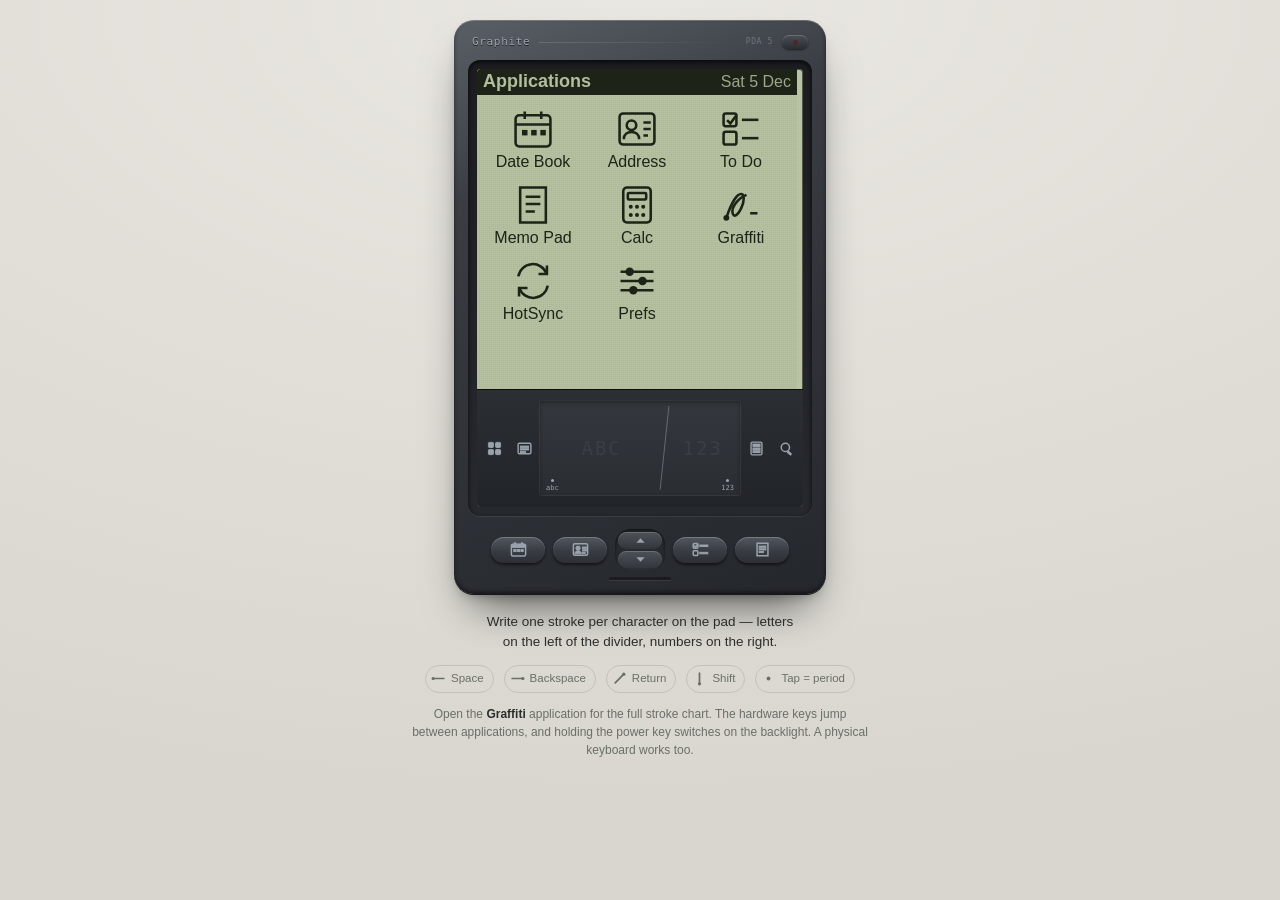
<file: palm/index.html>
<!doctype html>
<html lang="en">
<head>
<meta charset="utf-8">
<meta name="viewport" content="width=device-width, initial-scale=1, viewport-fit=cover">
<!--ARTIFACT:BEGIN-->
<title>Graphite Handheld</title>
<link rel="preconnect" href="https://fonts.googleapis.com">
<link rel="preconnect" href="https://fonts.gstatic.com" crossorigin>
<link rel="stylesheet" href="https://fonts.googleapis.com/css2?family=Silkscreen:wght@400;700&display=swap">
<link rel="stylesheet" href="styles.css">
<!--ARTIFACT:HEADEND-->
</head>
<body>
<main id="stage">
  <div id="fit">
    <div id="device">
      <div class="deck">
        <span class="brand">Graphite</span>
        <span class="deckline" aria-hidden="true"></span>
        <span class="model">PDA&nbsp;5</span>
        <button id="power" class="power" type="button" aria-label="Power — tap to sleep, hold for backlight">
          <span class="led" id="led"></span>
        </button>
      </div>

      <div class="well">
        <div class="glass" id="glass" data-skin="classic">
          <div class="screen">
            <div class="scale">
              <div class="vscreen" id="vscreen"></div>
            </div>
            <div class="screenoff" id="screenoff" hidden></div>
          </div>

          <div class="silk">
            <button class="skbtn" type="button" data-silk="home" aria-label="Applications">
              <svg viewBox="0 0 16 16" aria-hidden="true"><rect x="1.5" y="1.5" width="5.4" height="5.4" rx="1"/><rect x="9.1" y="1.5" width="5.4" height="5.4" rx="1"/><rect x="1.5" y="9.1" width="5.4" height="5.4" rx="1"/><rect x="9.1" y="9.1" width="5.4" height="5.4" rx="1"/></svg>
            </button>
            <button class="skbtn" type="button" data-silk="menu" aria-label="Menu">
              <svg viewBox="0 0 16 16" aria-hidden="true"><rect x="1.2" y="2.4" width="13.6" height="11.2" rx="1.4" fill="none" stroke-width="1.5"/><rect x="3.6" y="5.4" width="8.8" height="1.4"/><rect x="3.6" y="8.2" width="8.8" height="1.4"/><rect x="3.6" y="11" width="5.4" height="1.4"/></svg>
            </button>

            <div class="pad" id="pad">
              <canvas id="ink"></canvas>
              <span class="pad-div" aria-hidden="true"></span>
              <span class="pad-ghost pad-ghost-abc" aria-hidden="true">ABC</span>
              <span class="pad-ghost pad-ghost-num" aria-hidden="true">123</span>
              <button class="pad-tag pad-tag-abc" type="button" data-kb="abc" aria-label="Alphabetic keyboard">abc</button>
              <button class="pad-tag pad-tag-num" type="button" data-kb="123" aria-label="Numeric keyboard">123</button>
              <span class="pad-shift" id="padshift" hidden></span>
            </div>

            <button class="skbtn" type="button" data-silk="calc" aria-label="Calculator">
              <svg viewBox="0 0 16 16" aria-hidden="true"><rect x="2.2" y="1.2" width="11.6" height="13.6" rx="1.4" fill="none" stroke-width="1.5"/><rect x="4.2" y="3.2" width="7.6" height="2.6"/><rect x="4.2" y="7.4" width="2" height="2"/><rect x="7" y="7.4" width="2" height="2"/><rect x="9.8" y="7.4" width="2" height="2"/><rect x="4.2" y="10.4" width="2" height="2"/><rect x="7" y="10.4" width="2" height="2"/><rect x="9.8" y="10.4" width="2" height="2"/></svg>
            </button>
            <button class="skbtn" type="button" data-silk="find" aria-label="Find">
              <svg viewBox="0 0 16 16" aria-hidden="true"><circle cx="6.8" cy="6.8" r="4.4" fill="none" stroke-width="1.6"/><rect x="9.6" y="10.4" width="5.2" height="1.8" rx="0.9" transform="rotate(42 9.6 10.4)"/></svg>
            </button>
          </div>
        </div>
      </div>

      <div class="keys">
        <button class="hwkey" type="button" data-hw="date" aria-label="Date Book">
          <svg viewBox="0 0 18 16" aria-hidden="true"><rect x="1.4" y="2.4" width="15.2" height="12.4" rx="1.6" fill="none" stroke-width="1.6"/><rect x="1.4" y="2.4" width="15.2" height="3.4" rx="1.6"/><rect x="4.4" y="0.6" width="1.8" height="3.2" rx="0.9"/><rect x="11.8" y="0.6" width="1.8" height="3.2" rx="0.9"/><rect x="4" y="8" width="2.4" height="2.2"/><rect x="7.8" y="8" width="2.4" height="2.2"/><rect x="11.6" y="8" width="2.4" height="2.2"/></svg>
        </button>
        <button class="hwkey" type="button" data-hw="address" aria-label="Address">
          <svg viewBox="0 0 18 16" aria-hidden="true"><rect x="1.4" y="1.8" width="15.2" height="12.4" rx="1.6" fill="none" stroke-width="1.6"/><circle cx="6.4" cy="6.6" r="2.3"/><path d="M2.9 12.6c0-2.1 1.6-3.3 3.5-3.3s3.5 1.2 3.5 3.3z"/><rect x="11.2" y="5.4" width="4.2" height="1.4"/><rect x="11.2" y="8.2" width="4.2" height="1.4"/><rect x="11.2" y="11" width="2.8" height="1.4"/></svg>
        </button>

        <div class="rocker">
          <button type="button" data-hw="up" aria-label="Scroll up"><svg viewBox="0 0 16 10" aria-hidden="true"><path d="M8 1.6 14 8.4H2z"/></svg></button>
          <button type="button" data-hw="down" aria-label="Scroll down"><svg viewBox="0 0 16 10" aria-hidden="true"><path d="M8 8.4 2 1.6h12z"/></svg></button>
        </div>

        <button class="hwkey" type="button" data-hw="todo" aria-label="To Do List">
          <svg viewBox="0 0 18 16" aria-hidden="true"><rect x="1.2" y="1.6" width="5" height="5" rx="1" fill="none" stroke-width="1.6"/><path d="M2.4 4.2 3.7 5.6 6 2.4" fill="none" stroke-width="1.7" stroke-linecap="round" stroke-linejoin="round"/><rect x="8.2" y="3.2" width="8.6" height="1.6"/><rect x="1.2" y="9.4" width="5" height="5" rx="1" fill="none" stroke-width="1.6"/><rect x="8.2" y="11" width="8.6" height="1.6"/></svg>
        </button>
        <button class="hwkey" type="button" data-hw="memo" aria-label="Memo Pad">
          <svg viewBox="0 0 18 16" aria-hidden="true"><path d="M3.2 1.4h11.6v13.2H3.2z" fill="none" stroke-width="1.6"/><rect x="5.4" y="4.4" width="7.2" height="1.3"/><rect x="5.4" y="7.2" width="7.2" height="1.3"/><rect x="5.4" y="10" width="4.6" height="1.3"/></svg>
        </button>
      </div>

      <div class="chin" aria-hidden="true"><span></span></div>
    </div>
  </div>

  <div class="legend">
    <p class="legend-lead">Write one stroke per character on the pad &mdash; letters on the left of the divider, numbers on the right.</p>
    <ul class="legend-strokes">
      <li><svg viewBox="0 0 14 14" aria-hidden="true"><path d="M2 7h10" /><circle cx="2" cy="7" r="1.5"/></svg><span>Space</span></li>
      <li><svg viewBox="0 0 14 14" aria-hidden="true"><path d="M12 7H2" /><circle cx="12" cy="7" r="1.5"/></svg><span>Backspace</span></li>
      <li><svg viewBox="0 0 14 14" aria-hidden="true"><path d="M11 3 3 11" /><circle cx="11" cy="3" r="1.5"/></svg><span>Return</span></li>
      <li><svg viewBox="0 0 14 14" aria-hidden="true"><path d="M7 12V2" /><circle cx="7" cy="12" r="1.5"/></svg><span>Shift</span></li>
      <li><svg viewBox="0 0 14 14" aria-hidden="true"><circle cx="7" cy="7" r="1.8" class="dot"/></svg><span>Tap = period</span></li>
    </ul>
    <p class="legend-note">Open the <strong>Graffiti</strong> application for the full stroke chart. The hardware keys jump between applications, and holding the power key switches on the backlight. A physical keyboard works too.</p>
  </div>
</main>

<script src="graffiti.js"></script>
<script src="apps.js"></script>
<script src="palm.js"></script>
<!--ARTIFACT:END-->
</body>
</html>
</file>
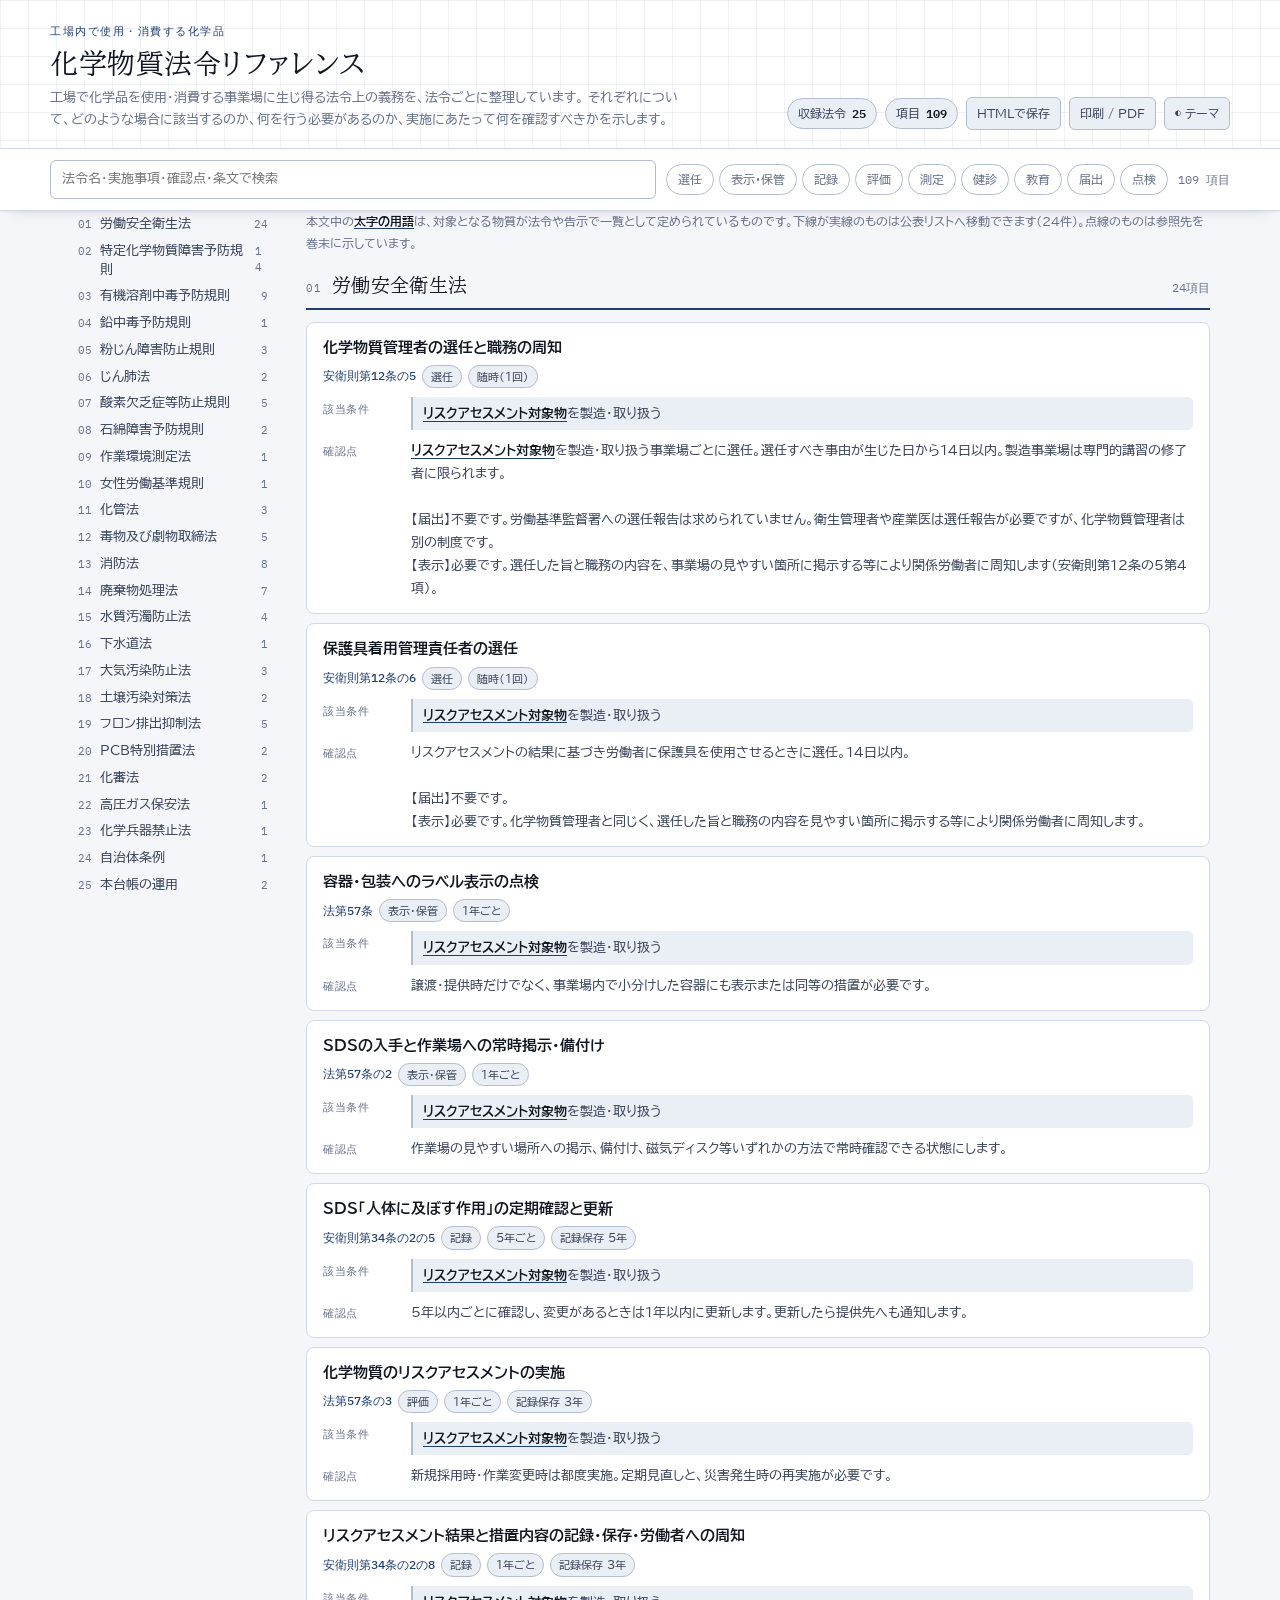
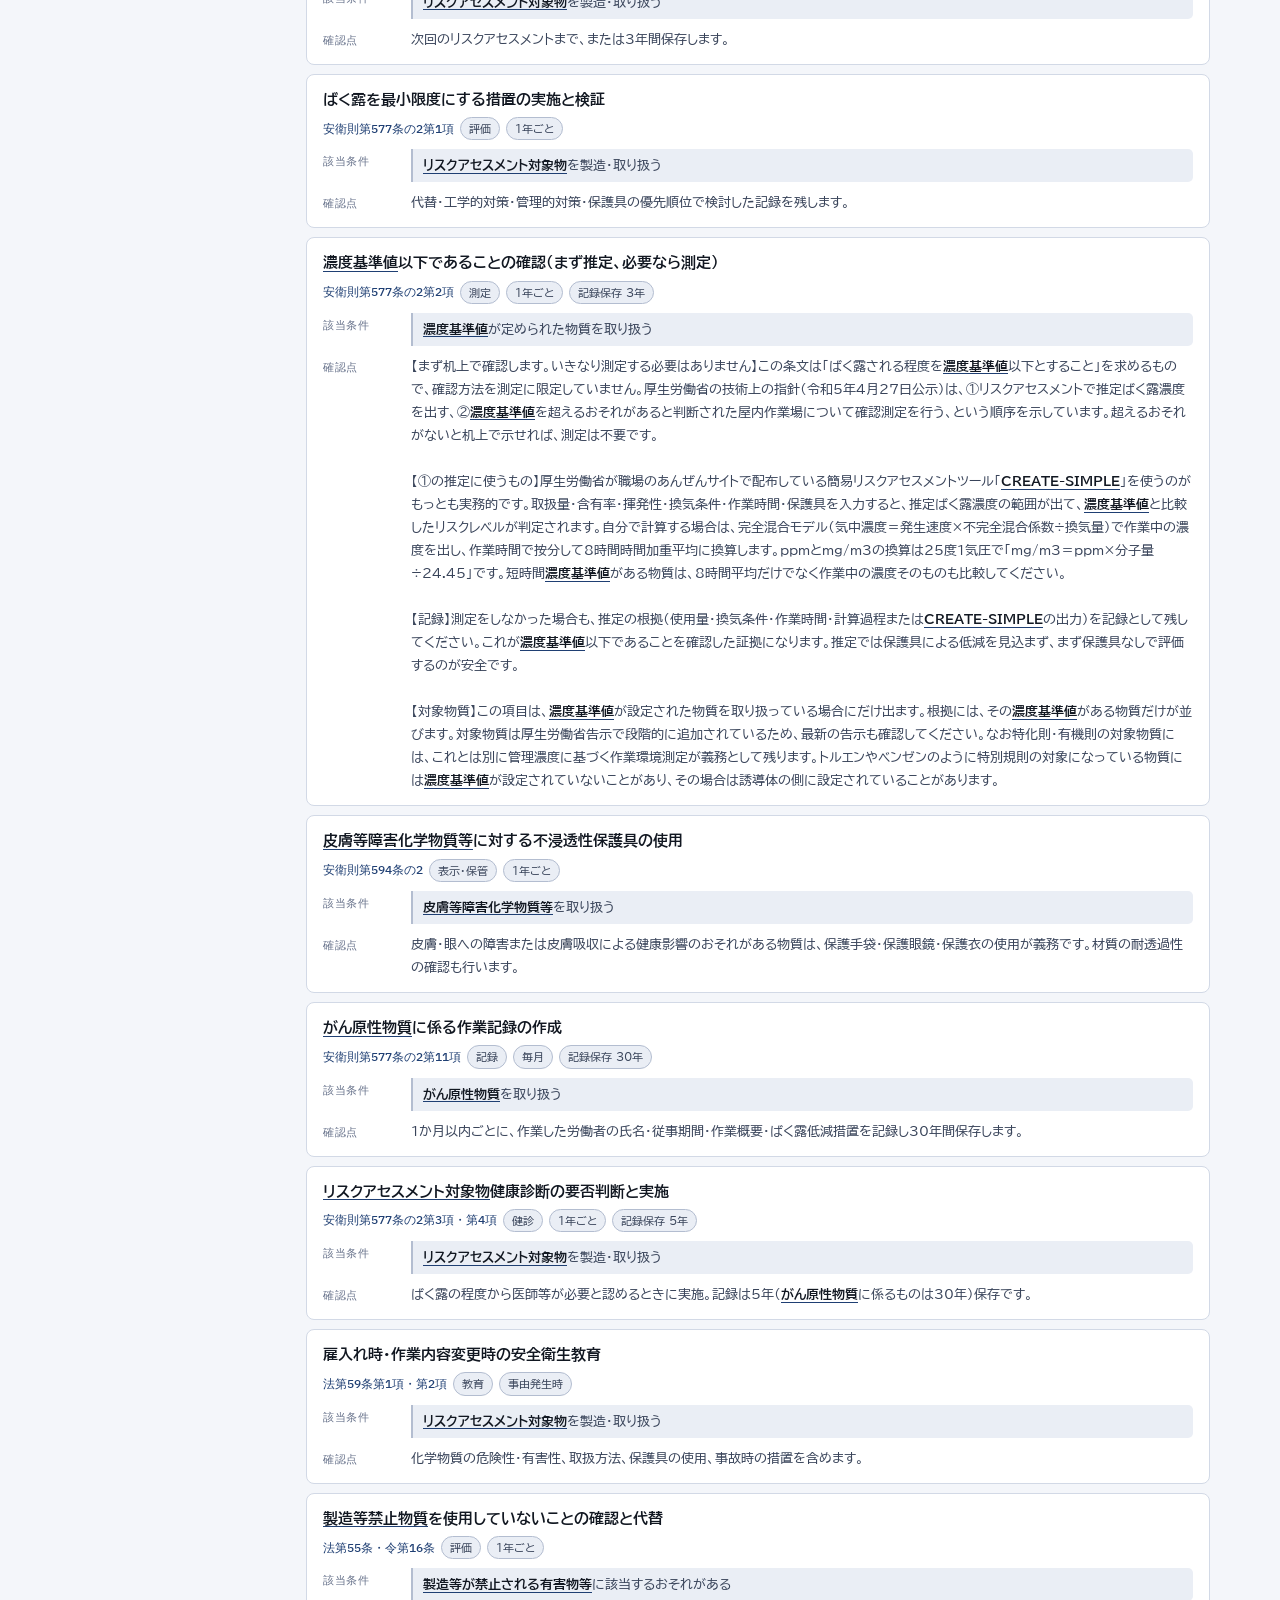
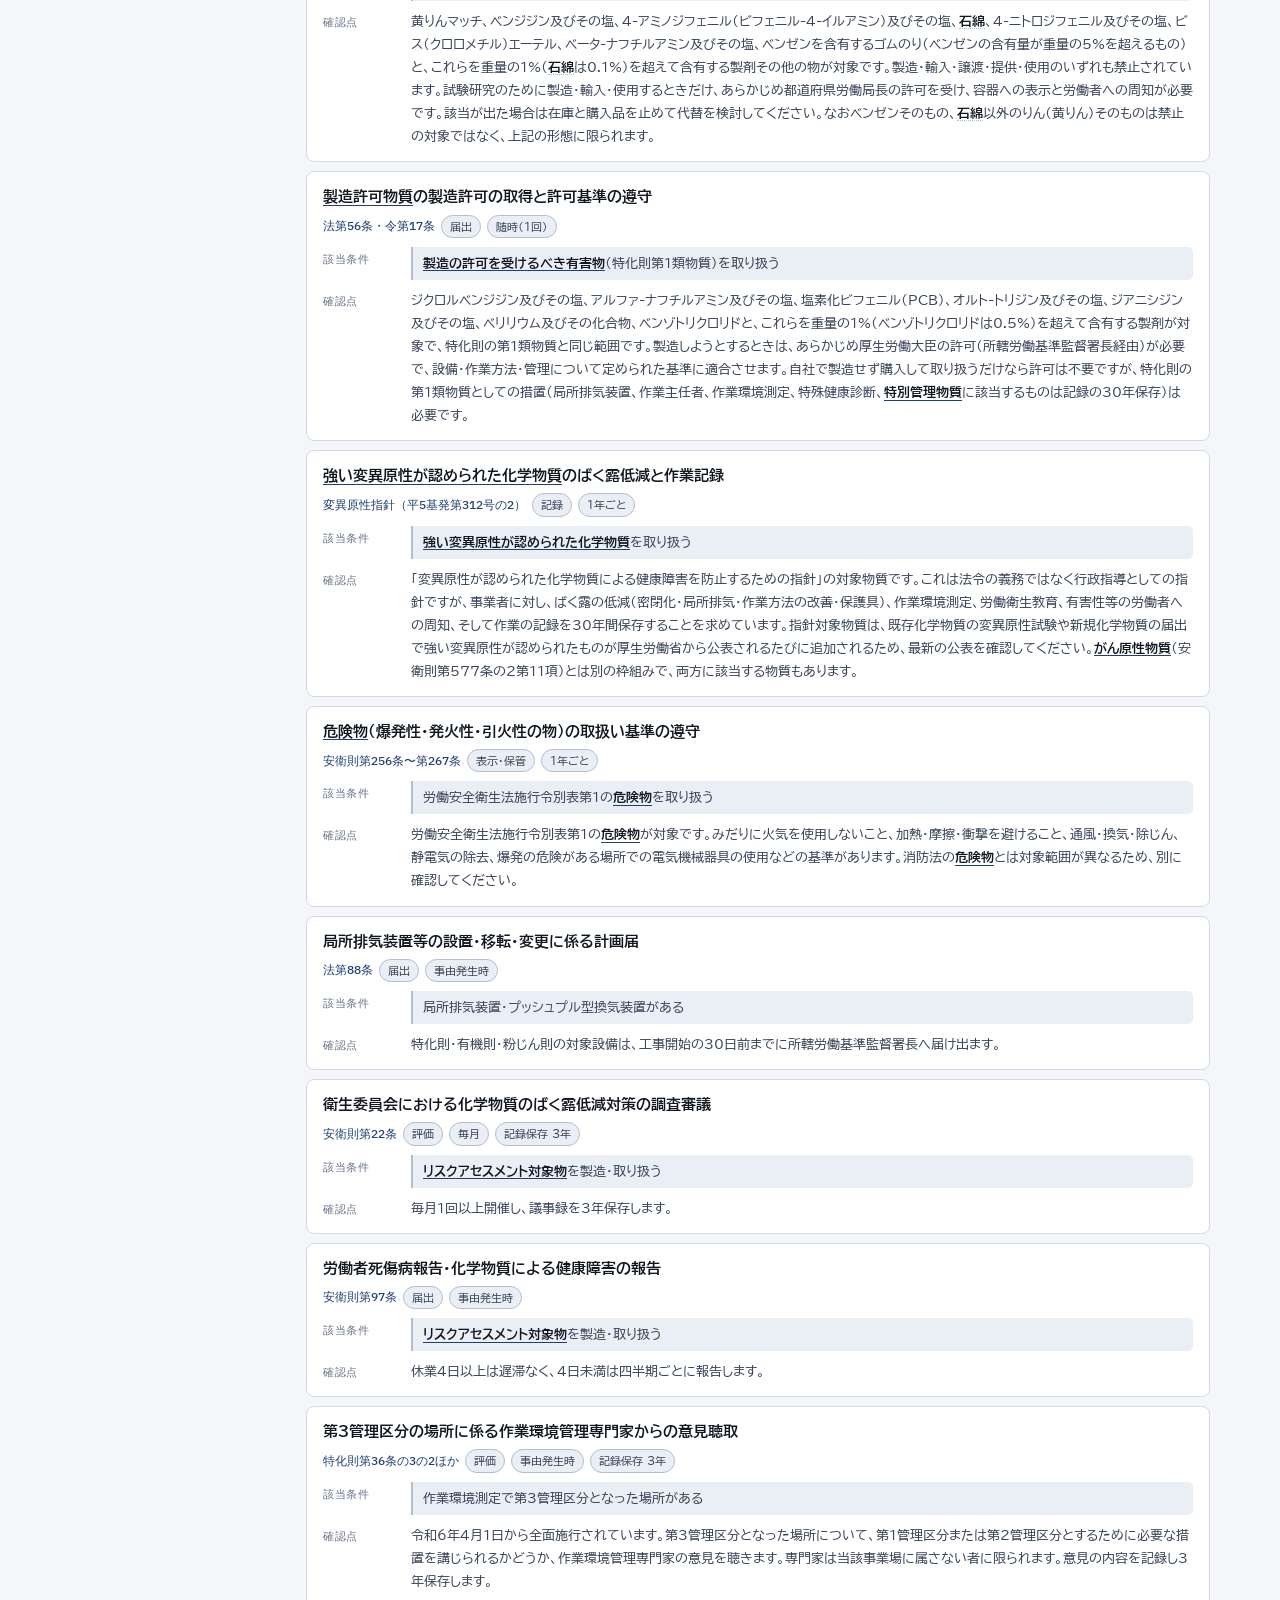
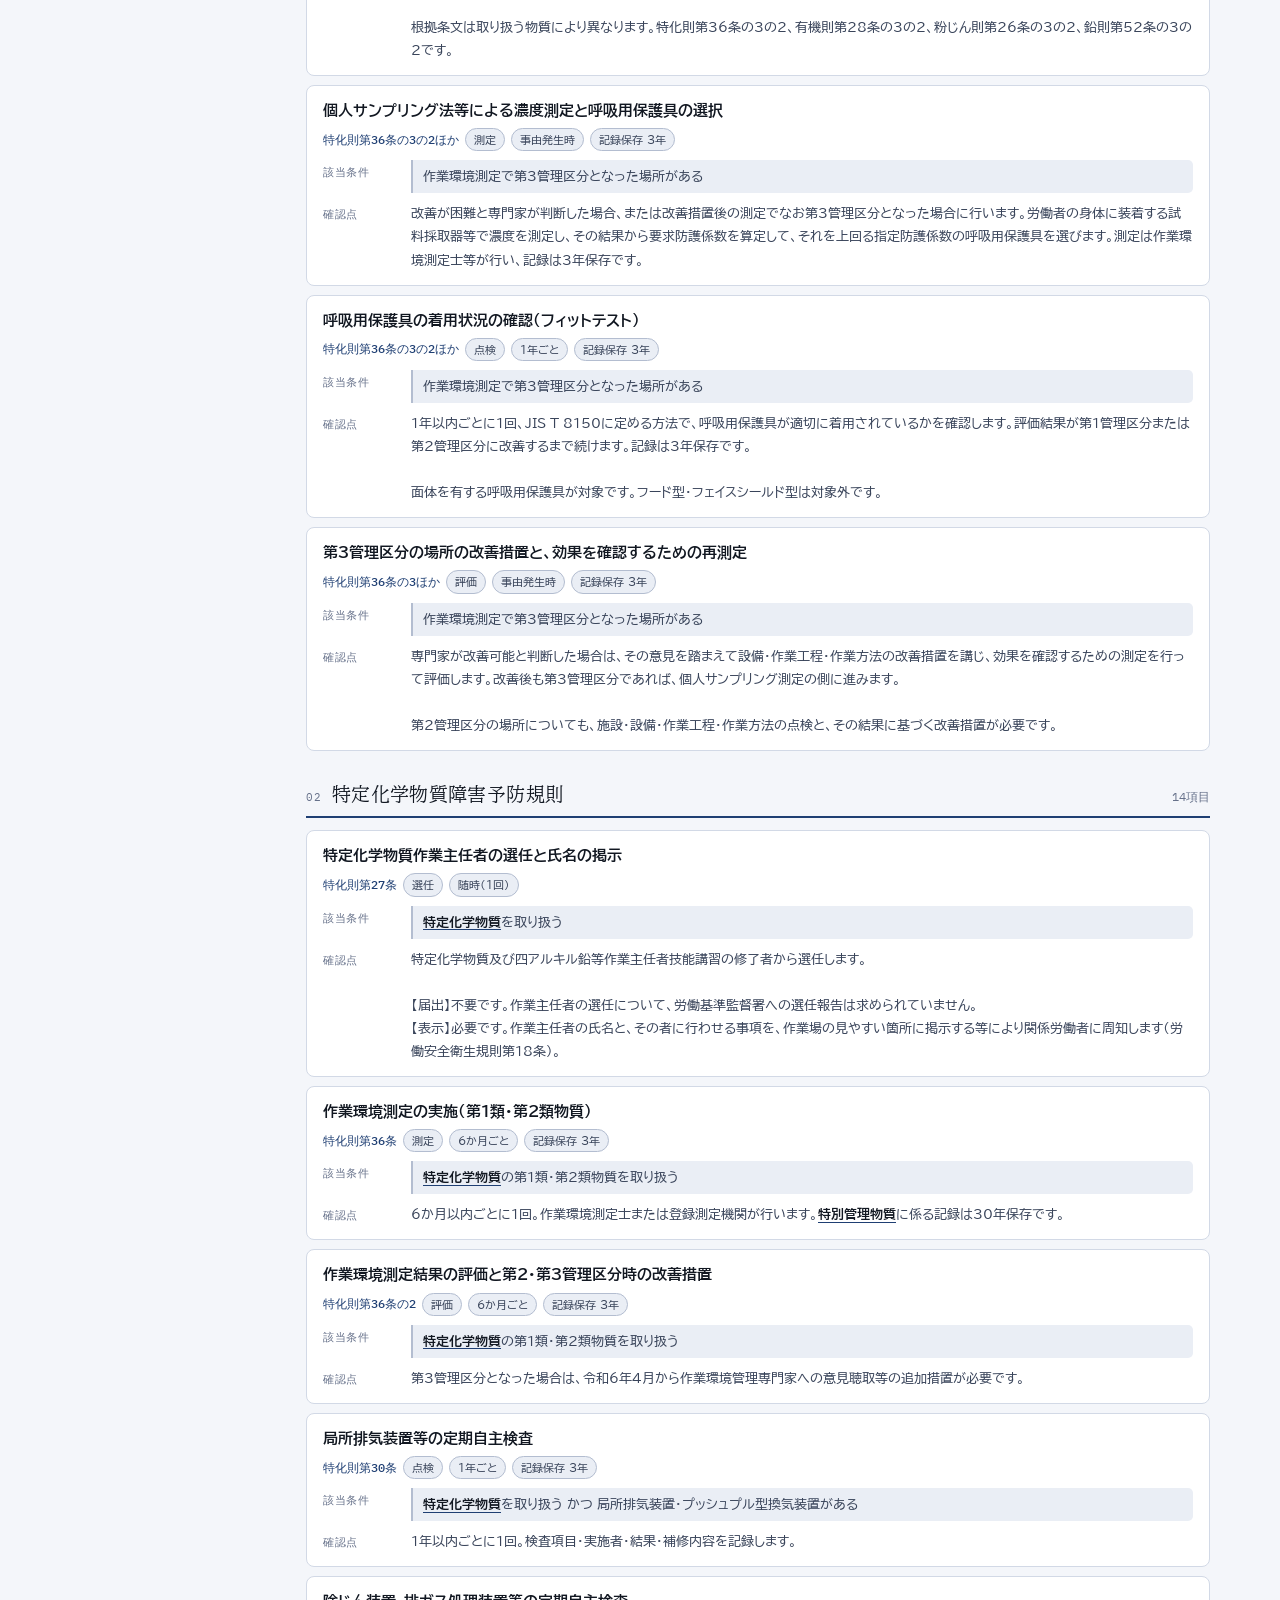
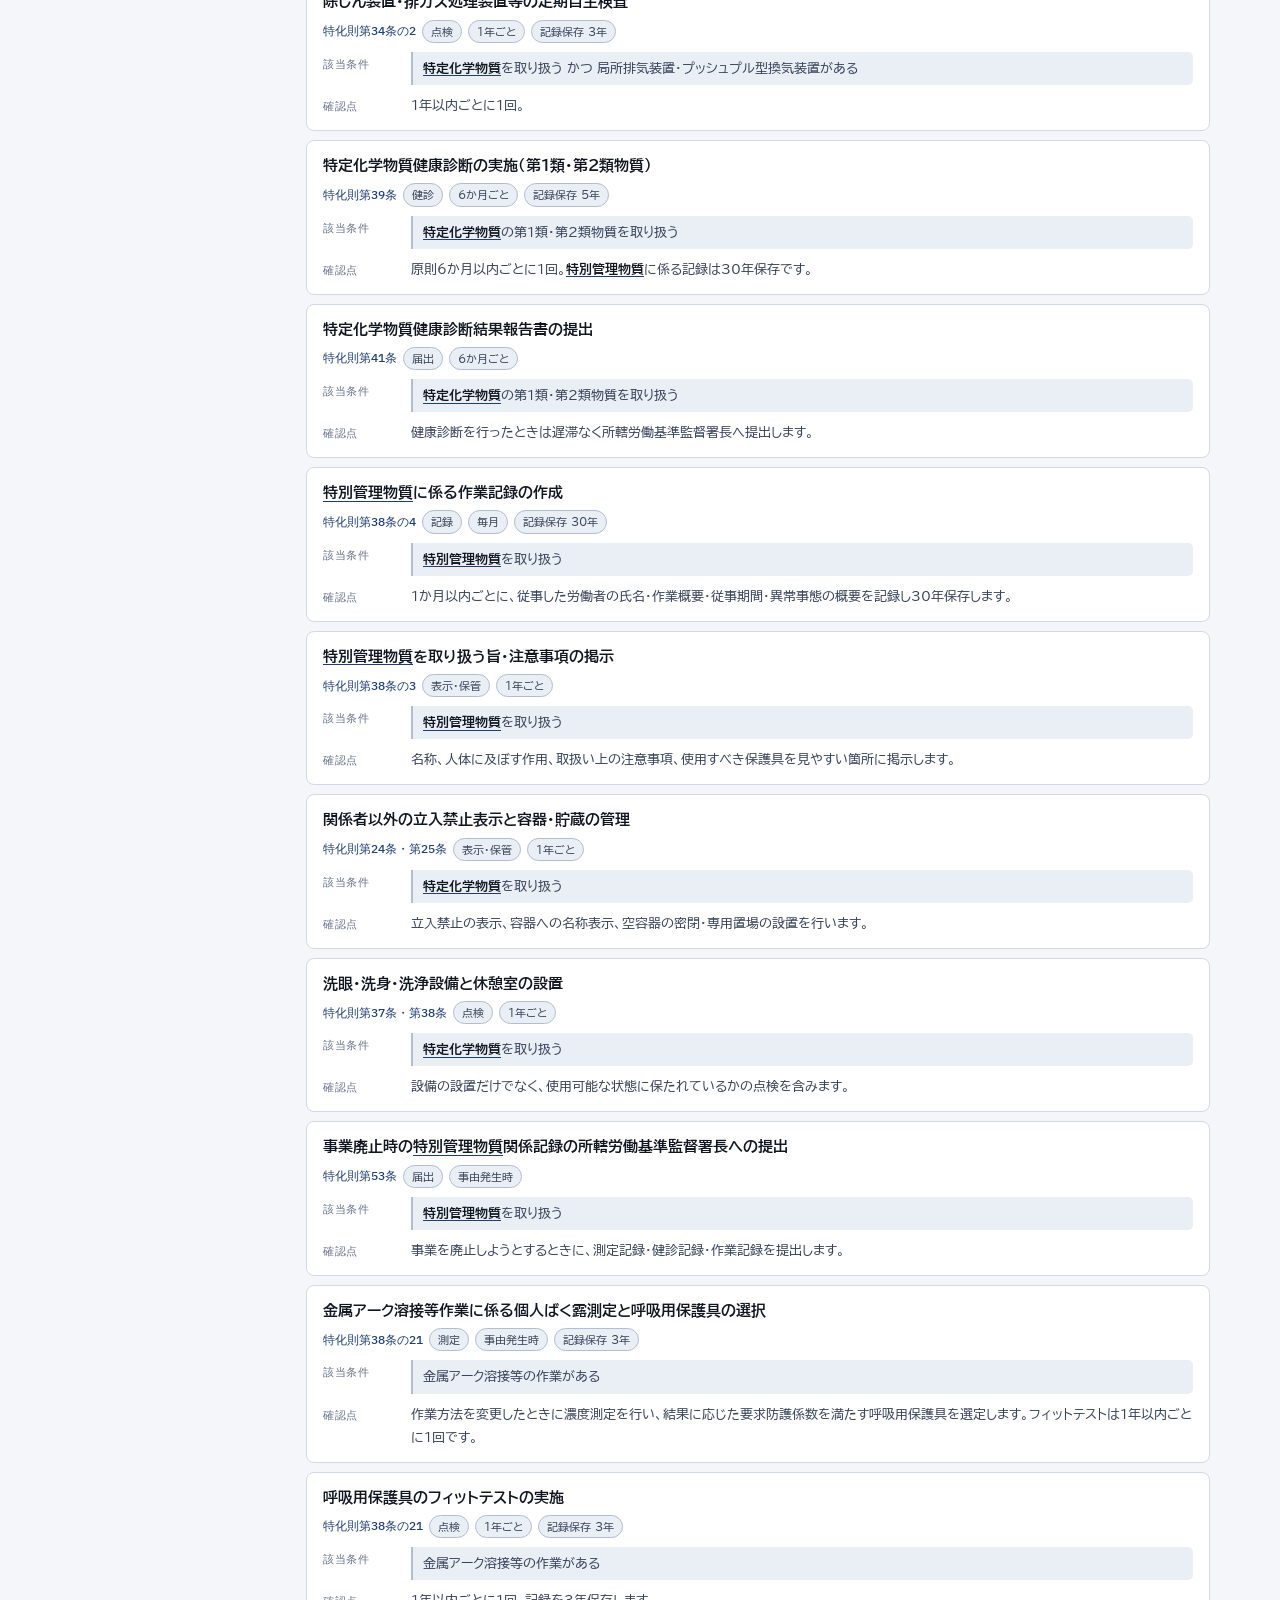
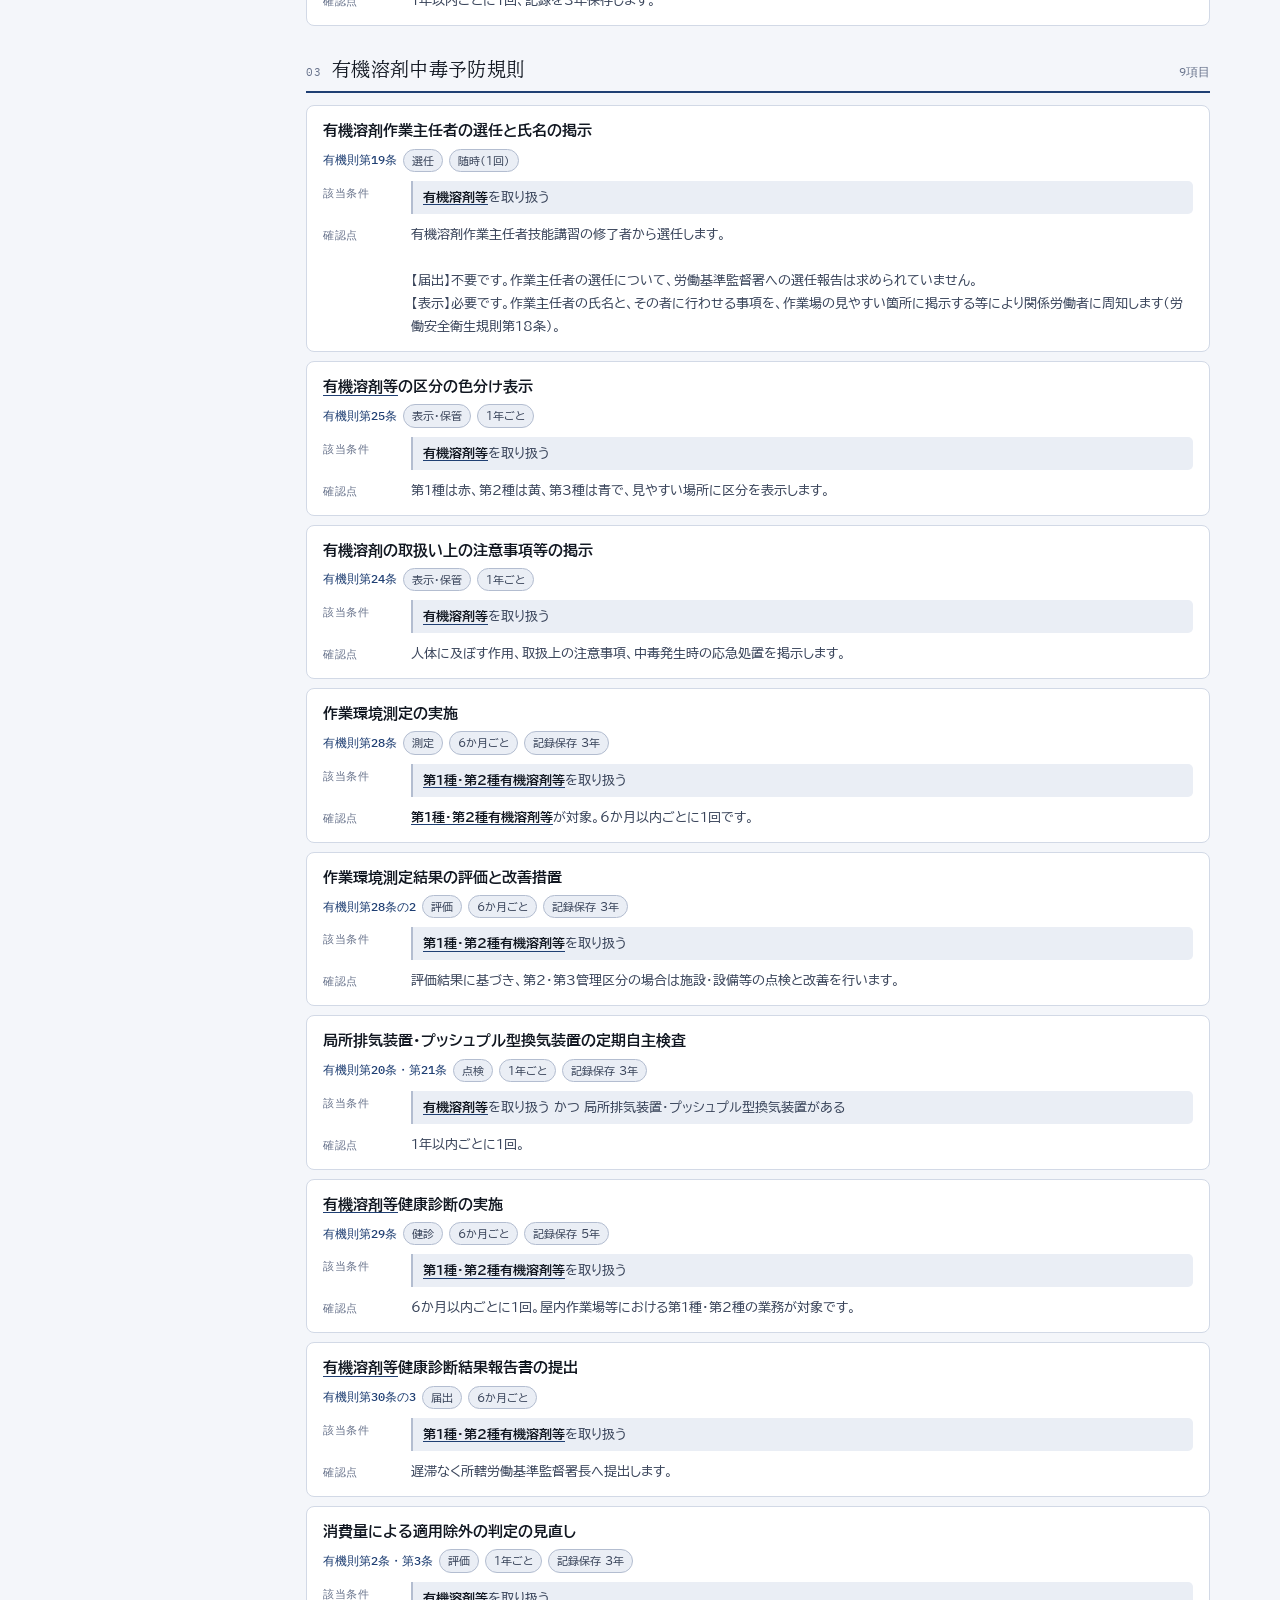
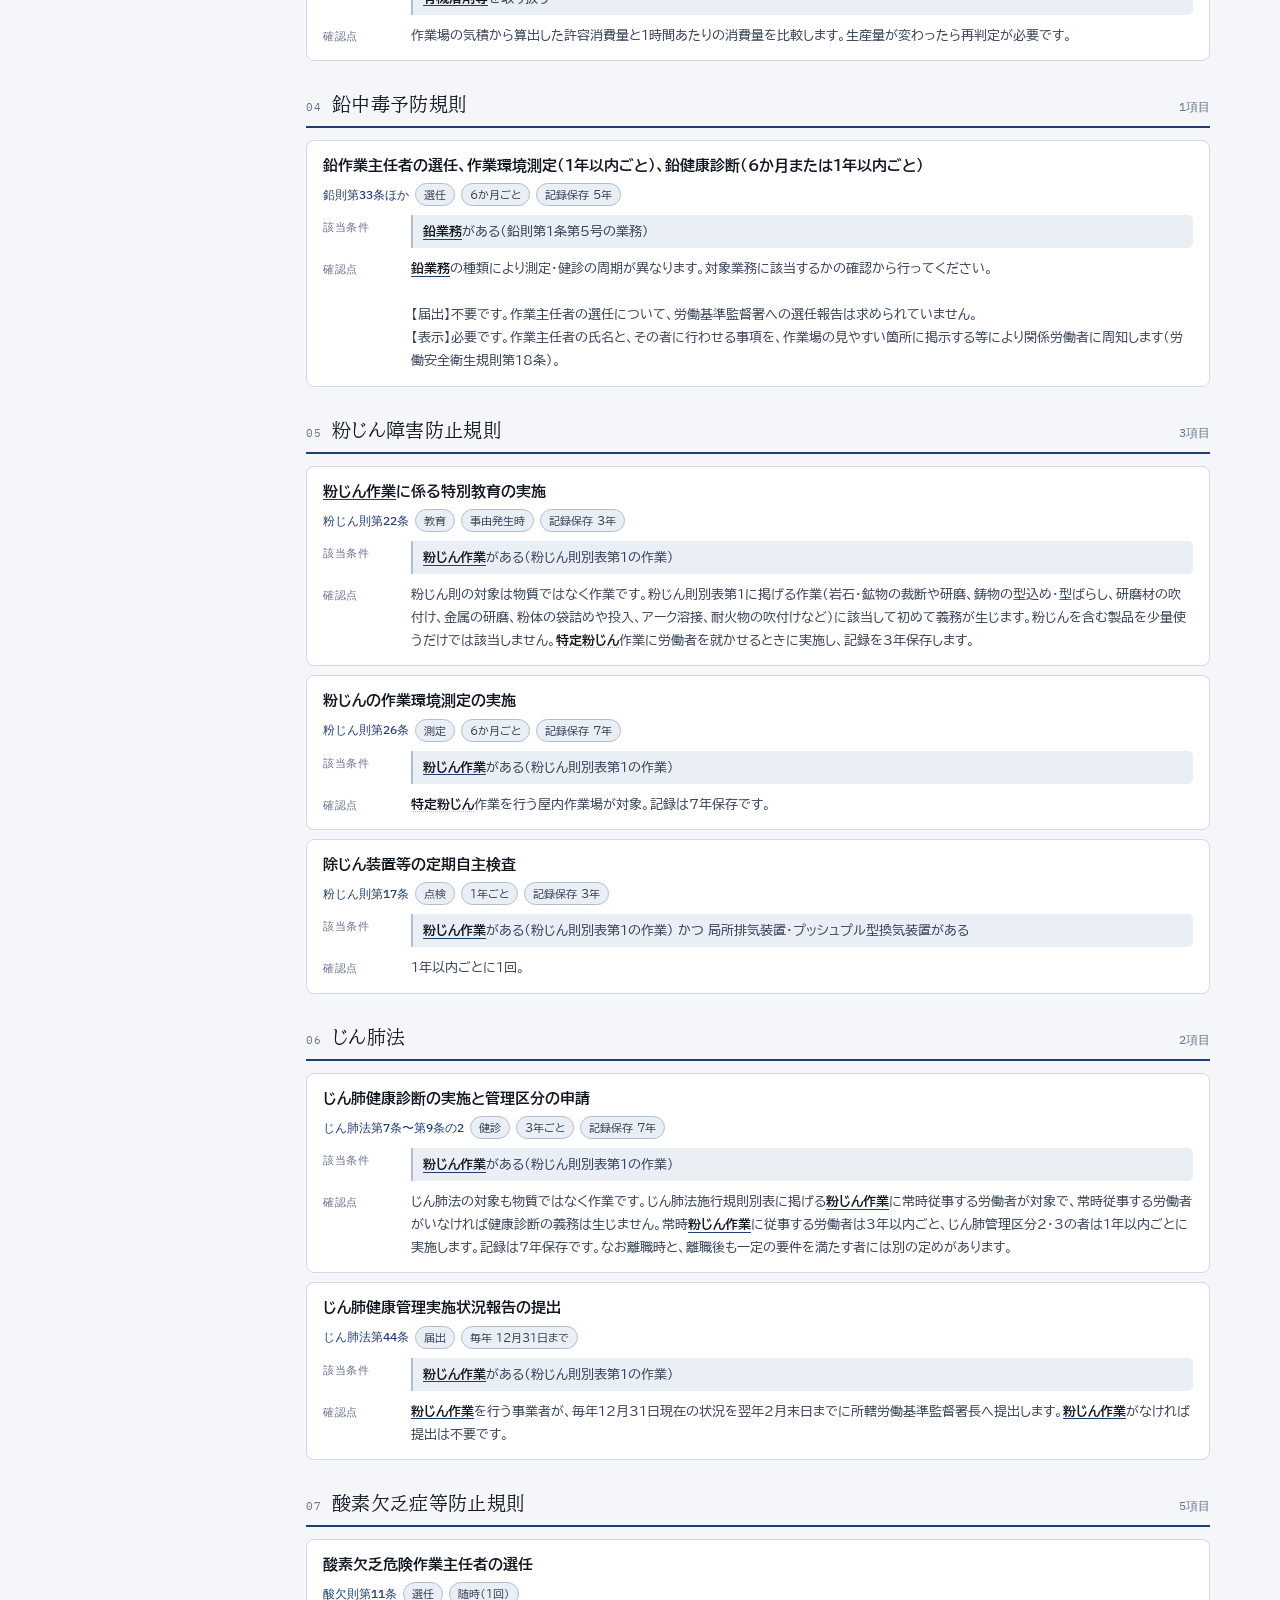
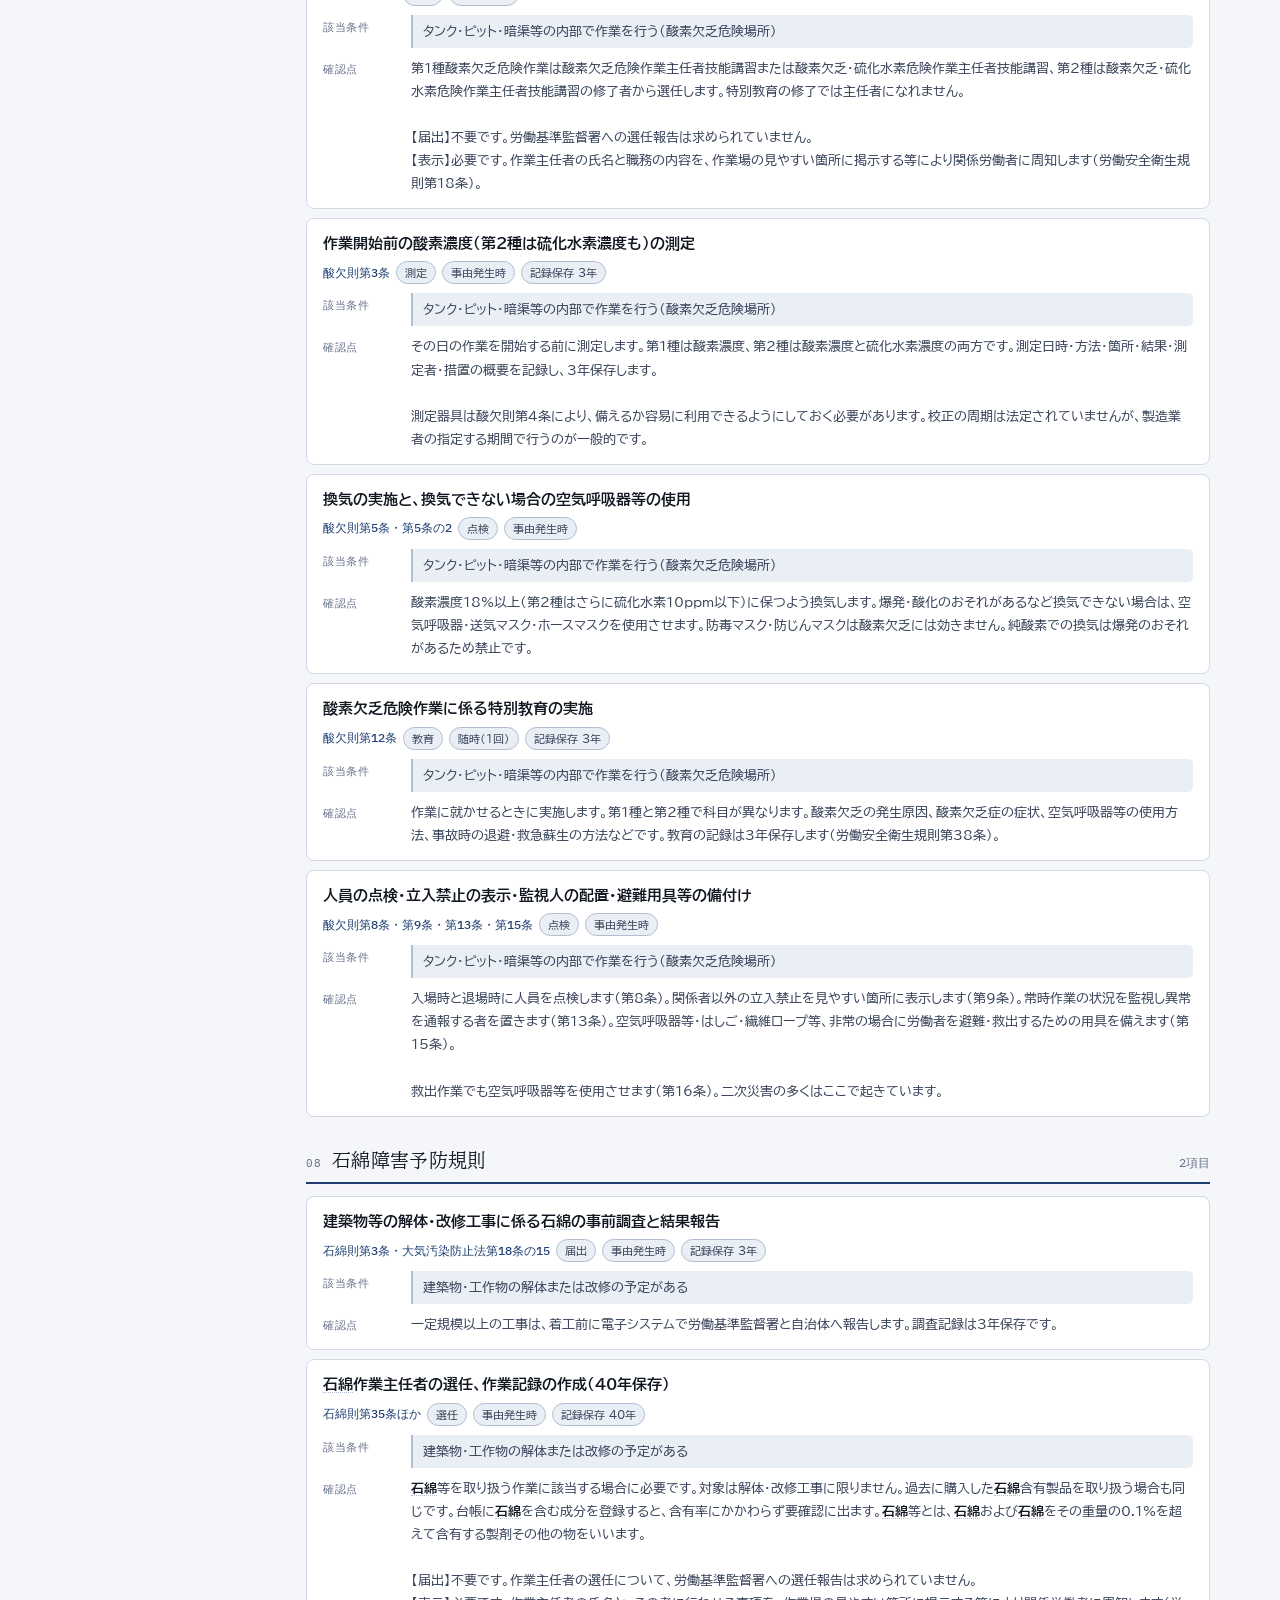
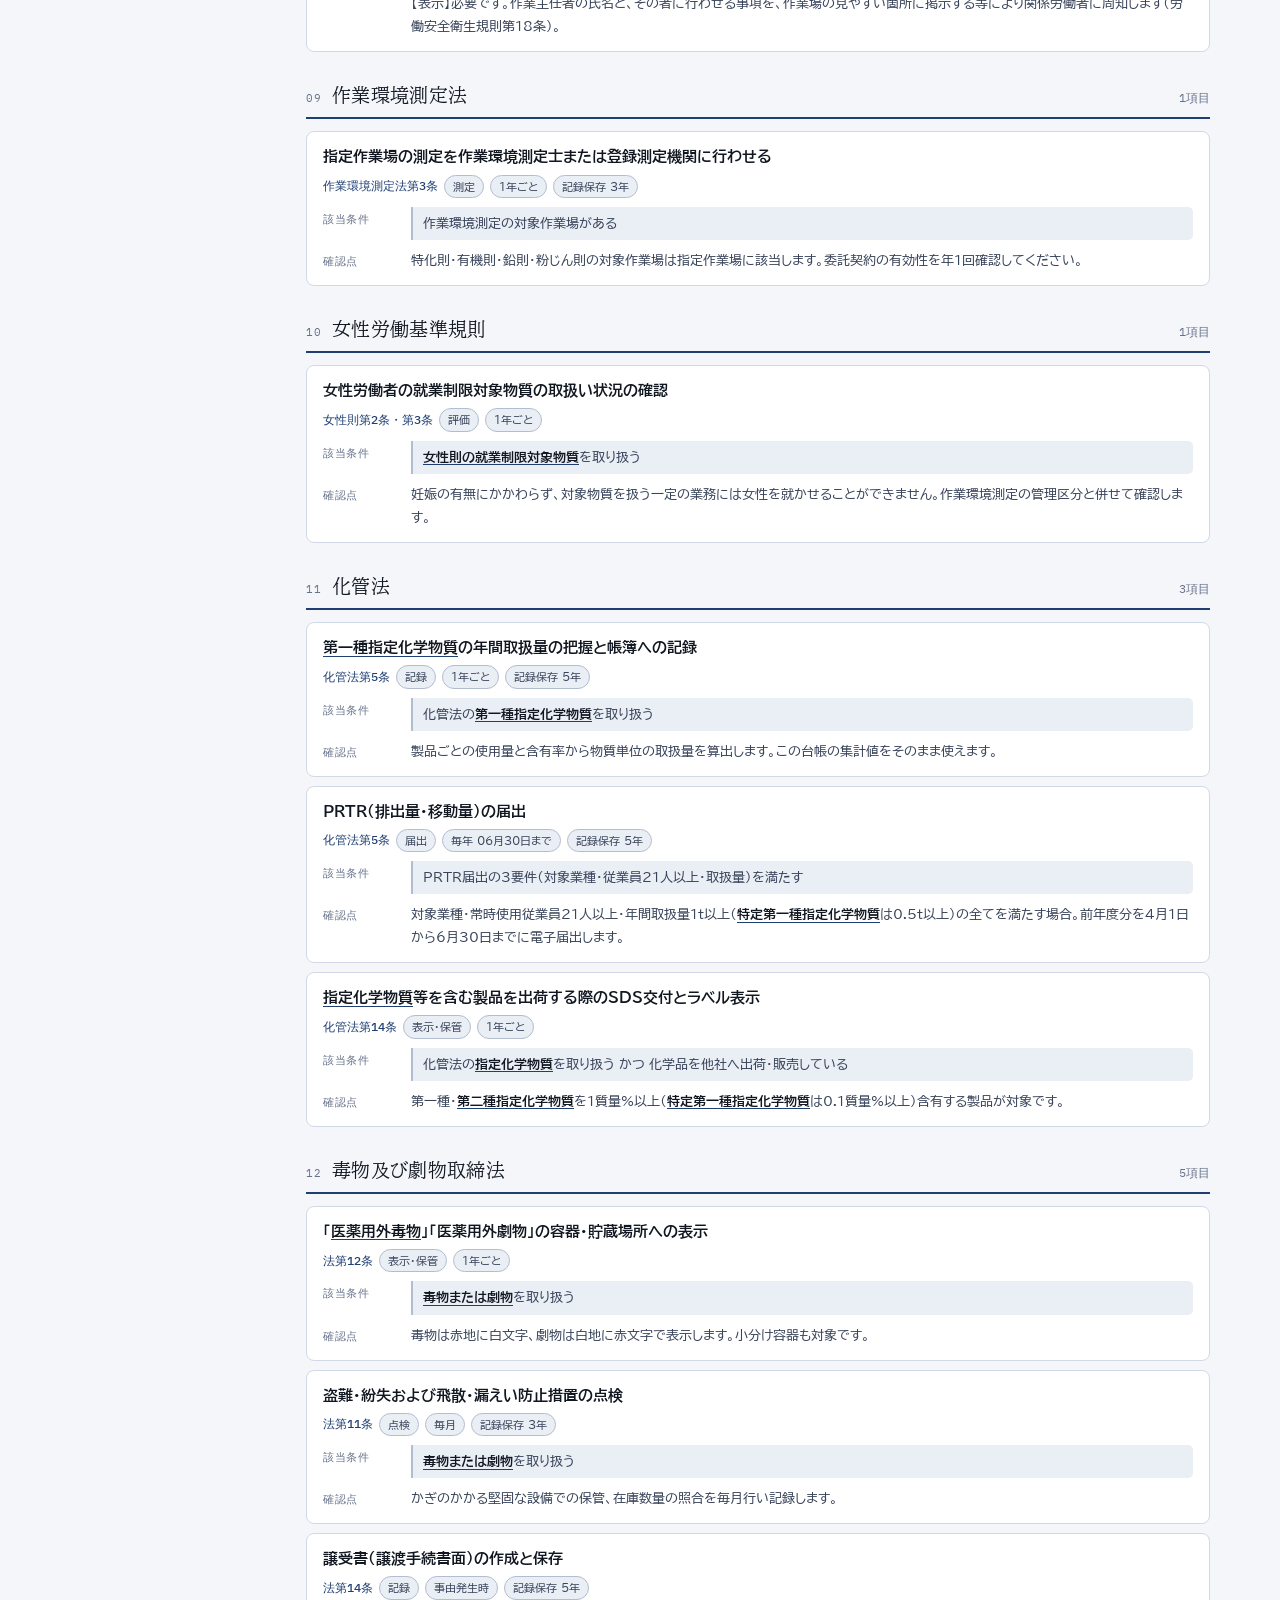
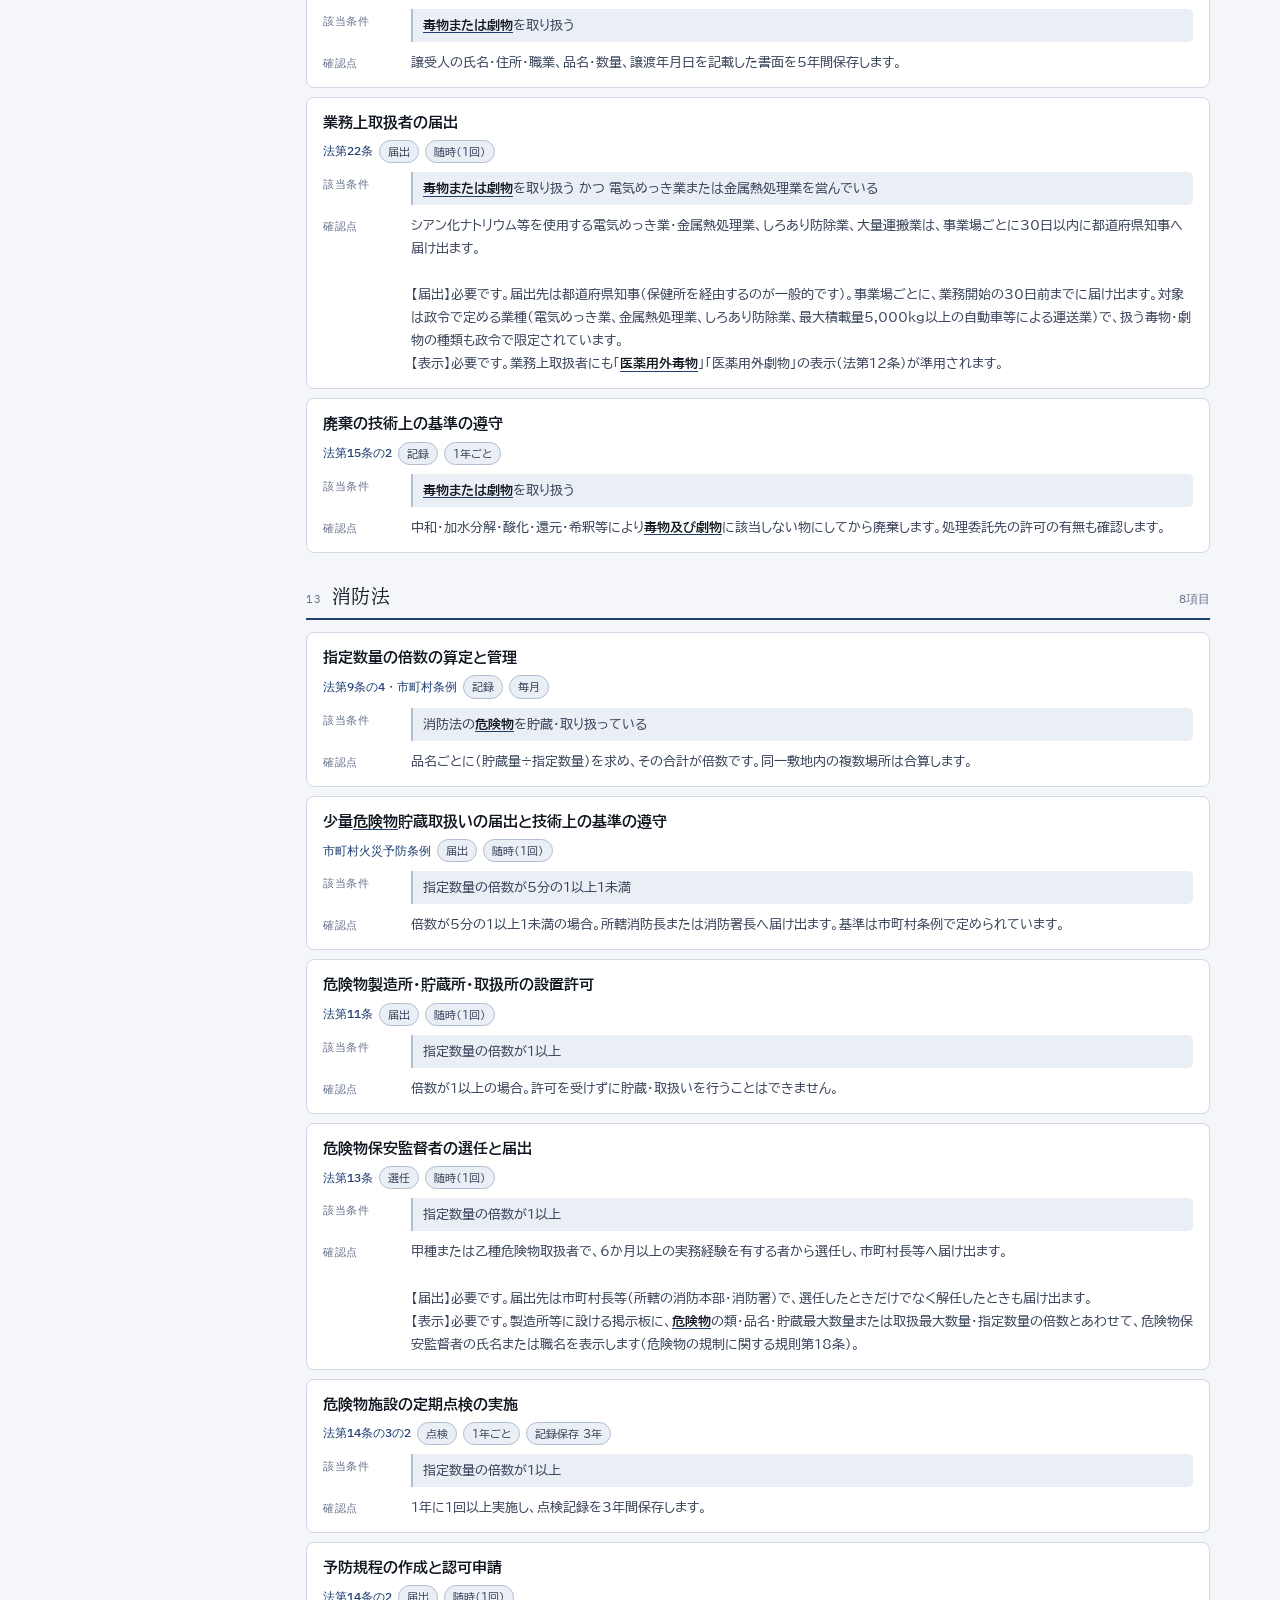
<file: chem-checklist.html>
<!doctype html>
<html lang="ja">
<head>
<meta charset="utf-8">
<meta name="viewport" content="width=device-width, initial-scale=1">
<title>化学物質法令リファレンス</title>
<link rel="preconnect" href="https://fonts.googleapis.com">
<link rel="preconnect" href="https://fonts.gstatic.com" crossorigin>
<link rel="stylesheet" href="https://fonts.googleapis.com/css2?family=BIZ+UDPGothic:wght@400;700&family=BIZ+UDPMincho&family=IBM+Plex+Mono:wght@400;500;600&display=swap">
<style>
:root{
  --paper:#f4f6fa; --surface:#fff; --surface-2:#eaeef5; --surface-3:#dfe5ef;
  --ink:#111721; --ink-2:#39445a; --muted:#66718a; --line:#d2d9e6; --line-2:#b3bdd0;
  --accent:#1f3f73; --accent-2:#33609f; --accent-soft:#e4ebf7; --on-accent:#fff;
  --ok:#2a6b48; --ok-soft:#e0efe6; --warn:#95650a; --warn-soft:#f8eed6;
  --crit:#9e1c31; --crit-soft:#f8e3e7;
  --grid:rgba(31,63,115,.07);
  --shadow:0 1px 2px rgba(17,23,33,.06), 0 6px 18px -12px rgba(17,23,33,.28);
  --mono:"IBM Plex Mono",ui-monospace,SFMono-Regular,Menlo,monospace;
  --sans:"BIZ UDPGothic","Hiragino Sans","Yu Gothic UI","Meiryo",system-ui,sans-serif;
  --serif:"BIZ UDPMincho","Hiragino Mincho ProN","Yu Mincho",serif;
}
@media (prefers-color-scheme:dark){ :root:not([data-theme="light"]){
  --paper:#0d1117; --surface:#151c26; --surface-2:#1c2531; --surface-3:#26313f;
  --ink:#e7ecf5; --ink-2:#b9c4d6; --muted:#8e9bb2; --line:#2a3542; --line-2:#3b4859;
  --accent:#82abec; --accent-2:#a2c2f4; --accent-soft:#182741; --on-accent:#0d1117;
  --ok:#71c295; --ok-soft:#14271d; --warn:#dfb257; --warn-soft:#2c2413;
  --crit:#f0879b; --crit-soft:#2e141a; --grid:rgba(130,171,236,.09);
  --shadow:0 1px 2px rgba(0,0,0,.4), 0 8px 22px -14px rgba(0,0,0,.8);
}}
:root[data-theme="dark"]{
  --paper:#0d1117; --surface:#151c26; --surface-2:#1c2531; --surface-3:#26313f;
  --ink:#e7ecf5; --ink-2:#b9c4d6; --muted:#8e9bb2; --line:#2a3542; --line-2:#3b4859;
  --accent:#82abec; --accent-2:#a2c2f4; --accent-soft:#182741; --on-accent:#0d1117;
  --ok:#71c295; --ok-soft:#14271d; --warn:#dfb257; --warn-soft:#2c2413;
  --crit:#f0879b; --crit-soft:#2e141a; --grid:rgba(130,171,236,.09);
  --shadow:0 1px 2px rgba(0,0,0,.4), 0 8px 22px -14px rgba(0,0,0,.8);
}
*,*::before,*::after{box-sizing:border-box}
html{color-scheme:light dark; scroll-behavior:smooth}
body{margin:0; background:var(--paper); color:var(--ink); font-family:var(--sans);
     font-size:14px; line-height:1.75; -webkit-font-smoothing:antialiased}
img{max-width:100%} [hidden]{display:none!important}
h1,h2,h3{margin:0; text-wrap:balance} p{margin:0}
button,input,select{font:inherit; color:inherit}
:focus-visible{outline:2px solid var(--accent-2); outline-offset:2px; border-radius:3px}
@media (prefers-reduced-motion:reduce){*{animation:none!important; transition:none!important; scroll-behavior:auto}}
.wrap{max-width:1180px; margin:0 auto; padding:0 20px}

.masthead{background:var(--surface); border-bottom:1px solid var(--line);
  background-image:repeating-linear-gradient(to right,var(--grid) 0 1px,transparent 1px 28px),
                   repeating-linear-gradient(to bottom,var(--grid) 0 1px,transparent 1px 28px)}
.mast-in{display:flex; flex-wrap:wrap; gap:18px; align-items:flex-end; padding:22px 0 18px}
.mast-id{flex:1 1 340px; min-width:0}
.eyebrow{font-family:var(--mono); font-size:11px; letter-spacing:.14em; text-transform:uppercase;
  color:var(--accent); margin-bottom:4px}
.masthead h1{font-family:var(--serif); font-size:28px; font-weight:400; letter-spacing:.02em; line-height:1.3}
.mast-sub{color:var(--muted); font-size:12.5px; margin-top:5px; max-width:64ch}
.mast-meta{display:flex; gap:8px; align-items:center; flex-wrap:wrap}
.chip{display:inline-flex; align-items:center; gap:6px; padding:4px 10px; border:1px solid var(--line-2);
  border-radius:999px; background:var(--surface-2); font-size:12px; color:var(--ink-2); white-space:nowrap}
.chip b{font-family:var(--mono); font-weight:600; color:var(--ink)}
.iconbtn{border:1px solid var(--line-2); background:var(--surface-2); color:var(--ink-2);
  border-radius:6px; padding:5px 10px; font-size:12px; cursor:pointer}
.iconbtn:hover{background:var(--surface-3); color:var(--ink)}

.bar{position:sticky; top:0; z-index:20; background:var(--surface); border-bottom:1px solid var(--line); box-shadow:var(--shadow)}
.bar-in{display:flex; gap:10px; align-items:center; flex-wrap:wrap; padding:11px 0}
.bar input[type=search]{background:var(--surface); border:1px solid var(--line-2); border-radius:6px;
  padding:7px 11px; font-size:13px; flex:1 1 240px; min-width:0}
.cats{display:flex; gap:5px; flex-wrap:wrap}
.cat{border:1px solid var(--line-2); background:transparent; color:var(--muted); border-radius:999px;
  padding:4px 11px; font-size:12px; cursor:pointer; white-space:nowrap}
.cat:hover{color:var(--ink); border-color:var(--accent)}
.cat[aria-pressed="true"]{background:var(--accent); border-color:var(--accent); color:var(--on-accent); font-weight:700}
.hits{font-size:12px; color:var(--muted); font-family:var(--mono); margin-left:auto; white-space:nowrap}

main{padding:22px 0 70px}
.cols{display:grid; grid-template-columns:210px 1fr; gap:26px; align-items:start}
/* グリッドの子は既定で内容より狭くならない。法令名が長いと索引が画面をはみ出すため、
   縮んでよいことを明示し、折り返しも許す。 */
.cols>*{min-width:0}
.toc a>span{min-width:0; overflow-wrap:anywhere}
@media (max-width:860px){
  .cols{grid-template-columns:1fr; gap:14px}
  .toc{position:static; max-height:none; overflow:visible}
}
.toc{position:sticky; top:70px; max-height:calc(100vh - 92px); overflow:auto; padding-right:4px}
.toc .h{font-family:var(--mono); font-size:11px; letter-spacing:.13em; text-transform:uppercase;
  color:var(--muted); margin-bottom:8px}
.toc a{display:flex; gap:8px; align-items:baseline; padding:4px 8px; border-radius:5px;
  color:var(--ink-2); text-decoration:none; font-size:12.5px; line-height:1.5}
.toc a:hover{background:var(--surface-2); color:var(--ink)}
.toc a .n{font-family:var(--mono); font-size:10.5px; color:var(--muted); flex:none}
.toc a .c{margin-left:auto; font-family:var(--mono); font-size:10.5px; color:var(--muted)}
.toc a.off{opacity:.35}
@media (max-width:860px){
  .toc{position:static; max-height:none; display:flex; gap:6px; overflow-x:auto; padding-bottom:6px}
  .toc .h{display:none}
  .toc a{border:1px solid var(--line); border-radius:999px; white-space:nowrap; padding:4px 11px}
  .toc a .c{margin-left:4px}
}

.law{margin-bottom:26px; scroll-margin-top:72px}
.law-hd{display:flex; align-items:baseline; gap:10px; border-bottom:2px solid var(--accent);
  padding-bottom:6px; margin-bottom:12px}
.law-hd h2{font-family:var(--serif); font-size:19px; font-weight:400; letter-spacing:.02em}
.law-hd .n{font-family:var(--mono); font-size:11px; color:var(--muted); letter-spacing:.08em}
.law-hd .c{margin-left:auto; font-size:11.5px; color:var(--muted); font-family:var(--mono)}
.item{background:var(--surface); border:1px solid var(--line); border-radius:8px;
  padding:13px 16px; margin-bottom:9px}
.item h3{font-size:15px; font-weight:700; line-height:1.55}
.item .meta{display:flex; gap:6px; flex-wrap:wrap; align-items:center; margin-top:6px}
.item .art{font-family:var(--mono); font-size:11.5px; color:var(--accent); font-weight:500}
.tag{display:inline-block; border:1px solid var(--line-2); background:var(--surface-2);
  border-radius:999px; padding:1px 8px; font-size:11px; color:var(--ink-2); white-space:nowrap}
.tag.cat-sel{background:var(--accent-soft); border-color:var(--accent); color:var(--accent); font-weight:700}
.field.memo .v{white-space:pre-line}
.field{display:grid; grid-template-columns:78px 1fr; gap:10px; margin-top:9px; font-size:12.8px; line-height:1.8}
.field .k{font-family:var(--mono); font-size:10.5px; letter-spacing:.06em; color:var(--muted); padding-top:3px}
.field.cond .v{background:var(--surface-2); border-left:2px solid var(--line-2);
  padding:5px 10px; border-radius:0 5px 5px 0; color:var(--ink-2)}
.field.memo .v{color:var(--ink-2)}
@media (max-width:560px){.field{grid-template-columns:1fr; gap:2px}.field .k{padding-top:0}}
mark{background:var(--warn-soft); color:var(--ink); padding:0 2px; border-radius:2px}
a.term{font-weight:700; color:var(--ink); text-decoration:none;
  border-bottom:1.5px solid var(--accent); padding-bottom:.5px}
a.term:hover{color:var(--accent); background:var(--accent-soft)}
b.term{font-weight:700; color:var(--ink); border-bottom:1.5px dotted var(--line-2)}
.legend-line{font-size:12px; color:var(--muted); margin-bottom:14px; line-height:1.8}
.legend-line b.term, .legend-line a.term{font-size:12px}
.refs{margin-top:34px; border-top:1px solid var(--line); padding-top:20px}
.refs h2{font-family:var(--serif); font-size:18px; font-weight:400; margin-bottom:6px}
.refs p.lead{font-size:12.5px; color:var(--muted); margin-bottom:12px; max-width:70ch; line-height:1.85}
.refs .tw{overflow-x:auto}
.refs table{border-collapse:collapse; width:100%; font-size:12.5px}
.refs th,.refs td{border-bottom:1px solid var(--line); padding:7px 10px; text-align:left; vertical-align:top}
.refs th{background:var(--surface-2); color:var(--muted); font-size:11px; white-space:nowrap}
.refs td.w{white-space:nowrap; font-weight:700}
.refs td.n{color:var(--muted); font-size:11.5px}
.refs a{color:var(--accent); word-break:break-all}

.empty{padding:40px 16px; text-align:center; color:var(--muted); font-size:13.5px}
.foot{border-top:1px solid var(--line); margin-top:30px; padding:18px 0 44px; color:var(--muted); font-size:11.5px}
.foot .wrap{display:flex; flex-direction:column; gap:7px; max-width:86ch}
.foot b{color:var(--ink-2)}

@media print{
  .bar,.toc,.mast-meta{display:none!important}
  body{background:#fff; font-size:10pt}
  .cols{grid-template-columns:1fr}
  .item{break-inside:avoid; border-color:#bbb}
  .law-hd{break-after:avoid}
  @page{size:A4; margin:14mm}
}
</style>
</head>
<body>

<header class="masthead"><div class="wrap mast-in">
  <div class="mast-id">
    <p class="eyebrow">工場内で使用・消費する化学品</p>
    <h1>化学物質法令リファレンス</h1>
    <p class="mast-sub">工場で化学品を使用・消費する事業場に生じ得る法令上の義務を、法令ごとに整理しています。
      それぞれについて、どのような場合に該当するのか、何を行う必要があるのか、実施にあたって何を確認すべきかを示します。</p>
  </div>
  <div class="mast-meta">
    <span class="chip">収録法令 <b id="cLaw">0</b></span>
    <span class="chip">項目 <b id="cItem">0</b></span>
    <button class="iconbtn" id="btnSave" type="button">HTMLで保存</button>
    <button class="iconbtn" id="btnPrint" type="button">印刷 / PDF</button>
    <button class="iconbtn" id="btnTheme" type="button">◐ テーマ</button>
  </div>
</div></header>

<div class="bar"><div class="wrap bar-in">
  <input type="search" id="q" placeholder="法令名・実施事項・確認点・条文で検索" autocomplete="off" spellcheck="false">
  <div class="cats" id="cats"></div>
  <span class="hits" id="hits"></span>
</div></div>

<main class="wrap"><div class="cols">
  <nav class="toc" id="toc" aria-label="法令の目次"></nav>
  <div>
    <p class="legend-line" id="legend"></p>
    <div id="list"></div>
    <section class="refs" id="refs"></section>
  </div>
</div></main>

<footer class="foot"><div class="wrap">
  <p><b>この資料の位置づけ。</b> 法令の該当関係を機械的に整理した実務用の資料です。最終的な適法性の判断、所轄官庁への確認、専門家（衛生管理者・作業環境測定士・危険物取扱者等）への相談に代わるものではありません。</p>
  <p><b>個別性について。</b> 事業場の設備・作業内容・取扱量によって、ここに掲げた以外の義務が生じることも、逆に適用除外となることもあります。消防法の指定数量の倍数、化管法の年間取扱量、有機則の消費量による適用除外などは、実際の取扱量・貯蔵量から算定してください。</p>
  <p><b>改正について。</b> 労働安全衛生法のラベル表示・SDS交付・リスクアセスメントの対象物質は段階的に拡大しています。適用にあたっては必ず最新の条文を確認してください。</p>
  <p id="ver"></p>
</div></footer>

<script>
"use strict";
const DATA = {"laws": ["労働安全衛生法", "特定化学物質障害予防規則", "有機溶剤中毒予防規則", "鉛中毒予防規則", "粉じん障害防止規則", "じん肺法", "酸素欠乏症等防止規則", "石綿障害予防規則", "作業環境測定法", "女性労働基準規則", "化管法", "毒物及び劇物取締法", "消防法", "廃棄物処理法", "水質汚濁防止法", "下水道法", "大気汚染防止法", "土壌汚染対策法", "フロン排出抑制法", "PCB特別措置法", "化審法", "高圧ガス保安法", "化学兵器禁止法", "自治体条例", "本台帳の運用"], "cats": ["選任", "表示・保管", "記録", "評価", "測定", "健診", "教育", "届出", "点検"], "items": [{"law": "労働安全衛生法", "art": "安衛則第12条の5", "cat": "選任", "cyc": "随時（1回）", "keep": "", "title": "化学物質管理者の選任と職務の周知", "cond": "リスクアセスメント対象物を製造・取り扱う", "memo": "リスクアセスメント対象物を製造・取り扱う事業場ごとに選任。選任すべき事由が生じた日から14日以内。製造事業場は専門的講習の修了者に限られます。\n\n【届出】不要です。労働基準監督署への選任報告は求められていません。衛生管理者や産業医は選任報告が必要ですが、化学物質管理者は別の制度です。\n【表示】必要です。選任した旨と職務の内容を、事業場の見やすい箇所に掲示する等により関係労働者に周知します（安衛則第12条の5第4項）。", "titleH": "化学物質管理者の選任と職務の周知", "condH": "<a class=\"term\" href=\"https://anzeninfo.mhlw.go.jp/anzen_pg/GHS_MSD_FND.aspx\" target=\"_blank\" rel=\"noopener noreferrer\" title=\"労働安全衛生法 表示・通知対象物質\">リスクアセスメント対象物</a>を製造・取り扱う", "memoH": "<a class=\"term\" href=\"https://anzeninfo.mhlw.go.jp/anzen_pg/GHS_MSD_FND.aspx\" target=\"_blank\" rel=\"noopener noreferrer\" title=\"労働安全衛生法 表示・通知対象物質\">リスクアセスメント対象物</a>を製造・取り扱う事業場ごとに選任。選任すべき事由が生じた日から14日以内。製造事業場は専門的講習の修了者に限られます。\n\n【届出】不要です。労働基準監督署への選任報告は求められていません。衛生管理者や産業医は選任報告が必要ですが、化学物質管理者は別の制度です。\n【表示】必要です。選任した旨と職務の内容を、事業場の見やすい箇所に掲示する等により関係労働者に周知します（安衛則第12条の5第4項）。"}, {"law": "労働安全衛生法", "art": "安衛則第12条の6", "cat": "選任", "cyc": "随時（1回）", "keep": "", "title": "保護具着用管理責任者の選任", "cond": "リスクアセスメント対象物を製造・取り扱う", "memo": "リスクアセスメントの結果に基づき労働者に保護具を使用させるときに選任。14日以内。\n\n【届出】不要です。\n【表示】必要です。化学物質管理者と同じく、選任した旨と職務の内容を見やすい箇所に掲示する等により関係労働者に周知します。", "titleH": "保護具着用管理責任者の選任", "condH": "<a class=\"term\" href=\"https://anzeninfo.mhlw.go.jp/anzen_pg/GHS_MSD_FND.aspx\" target=\"_blank\" rel=\"noopener noreferrer\" title=\"労働安全衛生法 表示・通知対象物質\">リスクアセスメント対象物</a>を製造・取り扱う", "memoH": "リスクアセスメントの結果に基づき労働者に保護具を使用させるときに選任。14日以内。\n\n【届出】不要です。\n【表示】必要です。化学物質管理者と同じく、選任した旨と職務の内容を見やすい箇所に掲示する等により関係労働者に周知します。"}, {"law": "労働安全衛生法", "art": "法第57条", "cat": "表示・保管", "cyc": "1年ごと", "keep": "", "title": "容器・包装へのラベル表示の点検", "cond": "リスクアセスメント対象物を製造・取り扱う", "memo": "譲渡・提供時だけでなく、事業場内で小分けした容器にも表示または同等の措置が必要です。", "titleH": "容器・包装へのラベル表示の点検", "condH": "<a class=\"term\" href=\"https://anzeninfo.mhlw.go.jp/anzen_pg/GHS_MSD_FND.aspx\" target=\"_blank\" rel=\"noopener noreferrer\" title=\"労働安全衛生法 表示・通知対象物質\">リスクアセスメント対象物</a>を製造・取り扱う", "memoH": "譲渡・提供時だけでなく、事業場内で小分けした容器にも表示または同等の措置が必要です。"}, {"law": "労働安全衛生法", "art": "法第57条の2", "cat": "表示・保管", "cyc": "1年ごと", "keep": "", "title": "SDSの入手と作業場への常時掲示・備付け", "cond": "リスクアセスメント対象物を製造・取り扱う", "memo": "作業場の見やすい場所への掲示、備付け、磁気ディスク等いずれかの方法で常時確認できる状態にします。", "titleH": "SDSの入手と作業場への常時掲示・備付け", "condH": "<a class=\"term\" href=\"https://anzeninfo.mhlw.go.jp/anzen_pg/GHS_MSD_FND.aspx\" target=\"_blank\" rel=\"noopener noreferrer\" title=\"労働安全衛生法 表示・通知対象物質\">リスクアセスメント対象物</a>を製造・取り扱う", "memoH": "作業場の見やすい場所への掲示、備付け、磁気ディスク等いずれかの方法で常時確認できる状態にします。"}, {"law": "労働安全衛生法", "art": "安衛則第34条の2の5", "cat": "記録", "cyc": "5年ごと", "keep": "5年", "title": "SDS「人体に及ぼす作用」の定期確認と更新", "cond": "リスクアセスメント対象物を製造・取り扱う", "memo": "5年以内ごとに確認し、変更があるときは1年以内に更新します。更新したら提供先へも通知します。", "titleH": "SDS「人体に及ぼす作用」の定期確認と更新", "condH": "<a class=\"term\" href=\"https://anzeninfo.mhlw.go.jp/anzen_pg/GHS_MSD_FND.aspx\" target=\"_blank\" rel=\"noopener noreferrer\" title=\"労働安全衛生法 表示・通知対象物質\">リスクアセスメント対象物</a>を製造・取り扱う", "memoH": "5年以内ごとに確認し、変更があるときは1年以内に更新します。更新したら提供先へも通知します。"}, {"law": "労働安全衛生法", "art": "法第57条の3", "cat": "評価", "cyc": "1年ごと", "keep": "3年", "title": "化学物質のリスクアセスメントの実施", "cond": "リスクアセスメント対象物を製造・取り扱う", "memo": "新規採用時・作業変更時は都度実施。定期見直しと、災害発生時の再実施が必要です。", "titleH": "化学物質のリスクアセスメントの実施", "condH": "<a class=\"term\" href=\"https://anzeninfo.mhlw.go.jp/anzen_pg/GHS_MSD_FND.aspx\" target=\"_blank\" rel=\"noopener noreferrer\" title=\"労働安全衛生法 表示・通知対象物質\">リスクアセスメント対象物</a>を製造・取り扱う", "memoH": "新規採用時・作業変更時は都度実施。定期見直しと、災害発生時の再実施が必要です。"}, {"law": "労働安全衛生法", "art": "安衛則第34条の2の8", "cat": "記録", "cyc": "1年ごと", "keep": "3年", "title": "リスクアセスメント結果と措置内容の記録・保存・労働者への周知", "cond": "リスクアセスメント対象物を製造・取り扱う", "memo": "次回のリスクアセスメントまで、または3年間保存します。", "titleH": "リスクアセスメント結果と措置内容の記録・保存・労働者への周知", "condH": "<a class=\"term\" href=\"https://anzeninfo.mhlw.go.jp/anzen_pg/GHS_MSD_FND.aspx\" target=\"_blank\" rel=\"noopener noreferrer\" title=\"労働安全衛生法 表示・通知対象物質\">リスクアセスメント対象物</a>を製造・取り扱う", "memoH": "次回のリスクアセスメントまで、または3年間保存します。"}, {"law": "労働安全衛生法", "art": "安衛則第577条の2第1項", "cat": "評価", "cyc": "1年ごと", "keep": "", "title": "ばく露を最小限度にする措置の実施と検証", "cond": "リスクアセスメント対象物を製造・取り扱う", "memo": "代替・工学的対策・管理的対策・保護具の優先順位で検討した記録を残します。", "titleH": "ばく露を最小限度にする措置の実施と検証", "condH": "<a class=\"term\" href=\"https://anzeninfo.mhlw.go.jp/anzen_pg/GHS_MSD_FND.aspx\" target=\"_blank\" rel=\"noopener noreferrer\" title=\"労働安全衛生法 表示・通知対象物質\">リスクアセスメント対象物</a>を製造・取り扱う", "memoH": "代替・工学的対策・管理的対策・保護具の優先順位で検討した記録を残します。"}, {"law": "労働安全衛生法", "art": "安衛則第577条の2第2項", "cat": "測定", "cyc": "1年ごと", "keep": "3年", "title": "濃度基準値以下であることの確認（まず推定、必要なら測定）", "cond": "濃度基準値が定められた物質を取り扱う", "memo": "【まず机上で確認します。いきなり測定する必要はありません】この条文は「ばく露される程度を濃度基準値以下とすること」を求めるもので、確認方法を測定に限定していません。厚生労働省の技術上の指針（令和5年4月27日公示）は、①リスクアセスメントで推定ばく露濃度を出す、②濃度基準値を超えるおそれがあると判断された屋内作業場について確認測定を行う、という順序を示しています。超えるおそれがないと机上で示せれば、測定は不要です。\n\n【①の推定に使うもの】厚生労働省が職場のあんぜんサイトで配布している簡易リスクアセスメントツール「CREATE-SIMPLE」を使うのがもっとも実務的です。取扱量・含有率・揮発性・換気条件・作業時間・保護具を入力すると、推定ばく露濃度の範囲が出て、濃度基準値と比較したリスクレベルが判定されます。自分で計算する場合は、完全混合モデル（気中濃度＝発生速度×不完全混合係数÷換気量）で作業中の濃度を出し、作業時間で按分して8時間時間加重平均に換算します。ppmとmg/m3の換算は25度1気圧で「mg/m3＝ppm×分子量÷24.45」です。短時間濃度基準値がある物質は、8時間平均だけでなく作業中の濃度そのものも比較してください。\n\n【記録】測定をしなかった場合も、推定の根拠（使用量・換気条件・作業時間・計算過程またはCREATE-SIMPLEの出力）を記録として残してください。これが濃度基準値以下であることを確認した証拠になります。推定では保護具による低減を見込まず、まず保護具なしで評価するのが安全です。\n\n【対象物質】この項目は、濃度基準値が設定された物質を取り扱っている場合にだけ出ます。根拠には、その濃度基準値がある物質だけが並びます。対象物質は厚生労働省告示で段階的に追加されているため、最新の告示も確認してください。なお特化則・有機則の対象物質には、これとは別に管理濃度に基づく作業環境測定が義務として残ります。トルエンやベンゼンのように特別規則の対象になっている物質には濃度基準値が設定されていないことがあり、その場合は誘導体の側に設定されていることがあります。", "titleH": "<a class=\"term\" href=\"https://anzeninfo.mhlw.go.jp/user/anzen/kag/ankgc11.html\" target=\"_blank\" rel=\"noopener noreferrer\" title=\"濃度基準値等\">濃度基準値</a>以下であることの確認（まず推定、必要なら測定）", "condH": "<a class=\"term\" href=\"https://anzeninfo.mhlw.go.jp/user/anzen/kag/ankgc11.html\" target=\"_blank\" rel=\"noopener noreferrer\" title=\"濃度基準値等\">濃度基準値</a>が定められた物質を取り扱う", "memoH": "【まず机上で確認します。いきなり測定する必要はありません】この条文は「ばく露される程度を<a class=\"term\" href=\"https://anzeninfo.mhlw.go.jp/user/anzen/kag/ankgc11.html\" target=\"_blank\" rel=\"noopener noreferrer\" title=\"濃度基準値等\">濃度基準値</a>以下とすること」を求めるもので、確認方法を測定に限定していません。厚生労働省の技術上の指針（令和5年4月27日公示）は、①リスクアセスメントで推定ばく露濃度を出す、②<a class=\"term\" href=\"https://anzeninfo.mhlw.go.jp/user/anzen/kag/ankgc11.html\" target=\"_blank\" rel=\"noopener noreferrer\" title=\"濃度基準値等\">濃度基準値</a>を超えるおそれがあると判断された屋内作業場について確認測定を行う、という順序を示しています。超えるおそれがないと机上で示せれば、測定は不要です。\n\n【①の推定に使うもの】厚生労働省が職場のあんぜんサイトで配布している簡易リスクアセスメントツール「<a class=\"term\" href=\"https://anzeninfo.mhlw.go.jp/user/anzen/kag/kagaku_index.html\" target=\"_blank\" rel=\"noopener noreferrer\" title=\"厚生労働省の簡易リスクアセスメントツール\">CREATE-SIMPLE</a>」を使うのがもっとも実務的です。取扱量・含有率・揮発性・換気条件・作業時間・保護具を入力すると、推定ばく露濃度の範囲が出て、<a class=\"term\" href=\"https://anzeninfo.mhlw.go.jp/user/anzen/kag/ankgc11.html\" target=\"_blank\" rel=\"noopener noreferrer\" title=\"濃度基準値等\">濃度基準値</a>と比較したリスクレベルが判定されます。自分で計算する場合は、完全混合モデル（気中濃度＝発生速度×不完全混合係数÷換気量）で作業中の濃度を出し、作業時間で按分して8時間時間加重平均に換算します。ppmとmg/m3の換算は25度1気圧で「mg/m3＝ppm×分子量÷24.45」です。短時間<a class=\"term\" href=\"https://anzeninfo.mhlw.go.jp/user/anzen/kag/ankgc11.html\" target=\"_blank\" rel=\"noopener noreferrer\" title=\"濃度基準値等\">濃度基準値</a>がある物質は、8時間平均だけでなく作業中の濃度そのものも比較してください。\n\n【記録】測定をしなかった場合も、推定の根拠（使用量・換気条件・作業時間・計算過程または<a class=\"term\" href=\"https://anzeninfo.mhlw.go.jp/user/anzen/kag/kagaku_index.html\" target=\"_blank\" rel=\"noopener noreferrer\" title=\"厚生労働省の簡易リスクアセスメントツール\">CREATE-SIMPLE</a>の出力）を記録として残してください。これが<a class=\"term\" href=\"https://anzeninfo.mhlw.go.jp/user/anzen/kag/ankgc11.html\" target=\"_blank\" rel=\"noopener noreferrer\" title=\"濃度基準値等\">濃度基準値</a>以下であることを確認した証拠になります。推定では保護具による低減を見込まず、まず保護具なしで評価するのが安全です。\n\n【対象物質】この項目は、<a class=\"term\" href=\"https://anzeninfo.mhlw.go.jp/user/anzen/kag/ankgc11.html\" target=\"_blank\" rel=\"noopener noreferrer\" title=\"濃度基準値等\">濃度基準値</a>が設定された物質を取り扱っている場合にだけ出ます。根拠には、その<a class=\"term\" href=\"https://anzeninfo.mhlw.go.jp/user/anzen/kag/ankgc11.html\" target=\"_blank\" rel=\"noopener noreferrer\" title=\"濃度基準値等\">濃度基準値</a>がある物質だけが並びます。対象物質は厚生労働省告示で段階的に追加されているため、最新の告示も確認してください。なお特化則・有機則の対象物質には、これとは別に管理濃度に基づく作業環境測定が義務として残ります。トルエンやベンゼンのように特別規則の対象になっている物質には<a class=\"term\" href=\"https://anzeninfo.mhlw.go.jp/user/anzen/kag/ankgc11.html\" target=\"_blank\" rel=\"noopener noreferrer\" title=\"濃度基準値等\">濃度基準値</a>が設定されていないことがあり、その場合は誘導体の側に設定されていることがあります。"}, {"law": "労働安全衛生法", "art": "安衛則第594条の2", "cat": "表示・保管", "cyc": "1年ごと", "keep": "", "title": "皮膚等障害化学物質等に対する不浸透性保護具の使用", "cond": "皮膚等障害化学物質等を取り扱う", "memo": "皮膚・眼への障害または皮膚吸収による健康影響のおそれがある物質は、保護手袋・保護眼鏡・保護衣の使用が義務です。材質の耐透過性の確認も行います。", "titleH": "<a class=\"term\" href=\"https://anzeninfo.mhlw.go.jp/user/anzen/kag/ankgc13.html\" target=\"_blank\" rel=\"noopener noreferrer\" title=\"皮膚等障害化学物質\">皮膚等障害化学物質等</a>に対する不浸透性保護具の使用", "condH": "<a class=\"term\" href=\"https://anzeninfo.mhlw.go.jp/user/anzen/kag/ankgc13.html\" target=\"_blank\" rel=\"noopener noreferrer\" title=\"皮膚等障害化学物質\">皮膚等障害化学物質等</a>を取り扱う", "memoH": "皮膚・眼への障害または皮膚吸収による健康影響のおそれがある物質は、保護手袋・保護眼鏡・保護衣の使用が義務です。材質の耐透過性の確認も行います。"}, {"law": "労働安全衛生法", "art": "安衛則第577条の2第11項", "cat": "記録", "cyc": "毎月", "keep": "30年", "title": "がん原性物質に係る作業記録の作成", "cond": "がん原性物質を取り扱う", "memo": "1か月以内ごとに、作業した労働者の氏名・従事期間・作業概要・ばく露低減措置を記録し30年間保存します。", "titleH": "<a class=\"term\" href=\"https://anzeninfo.mhlw.go.jp/user/anzen/kag/ankgc12.html\" target=\"_blank\" rel=\"noopener noreferrer\" title=\"がん原性物質\">がん原性物質</a>に係る作業記録の作成", "condH": "<a class=\"term\" href=\"https://anzeninfo.mhlw.go.jp/user/anzen/kag/ankgc12.html\" target=\"_blank\" rel=\"noopener noreferrer\" title=\"がん原性物質\">がん原性物質</a>を取り扱う", "memoH": "1か月以内ごとに、作業した労働者の氏名・従事期間・作業概要・ばく露低減措置を記録し30年間保存します。"}, {"law": "労働安全衛生法", "art": "安衛則第577条の2第3項・第4項", "cat": "健診", "cyc": "1年ごと", "keep": "5年", "title": "リスクアセスメント対象物健康診断の要否判断と実施", "cond": "リスクアセスメント対象物を製造・取り扱う", "memo": "ばく露の程度から医師等が必要と認めるときに実施。記録は5年（がん原性物質に係るものは30年）保存です。", "titleH": "<a class=\"term\" href=\"https://anzeninfo.mhlw.go.jp/anzen_pg/GHS_MSD_FND.aspx\" target=\"_blank\" rel=\"noopener noreferrer\" title=\"労働安全衛生法 表示・通知対象物質\">リスクアセスメント対象物</a>健康診断の要否判断と実施", "condH": "<a class=\"term\" href=\"https://anzeninfo.mhlw.go.jp/anzen_pg/GHS_MSD_FND.aspx\" target=\"_blank\" rel=\"noopener noreferrer\" title=\"労働安全衛生法 表示・通知対象物質\">リスクアセスメント対象物</a>を製造・取り扱う", "memoH": "ばく露の程度から医師等が必要と認めるときに実施。記録は5年（<a class=\"term\" href=\"https://anzeninfo.mhlw.go.jp/user/anzen/kag/ankgc12.html\" target=\"_blank\" rel=\"noopener noreferrer\" title=\"がん原性物質\">がん原性物質</a>に係るものは30年）保存です。"}, {"law": "労働安全衛生法", "art": "法第59条第1項・第2項", "cat": "教育", "cyc": "事由発生時", "keep": "", "title": "雇入れ時・作業内容変更時の安全衛生教育", "cond": "リスクアセスメント対象物を製造・取り扱う", "memo": "化学物質の危険性・有害性、取扱方法、保護具の使用、事故時の措置を含めます。", "titleH": "雇入れ時・作業内容変更時の安全衛生教育", "condH": "<a class=\"term\" href=\"https://anzeninfo.mhlw.go.jp/anzen_pg/GHS_MSD_FND.aspx\" target=\"_blank\" rel=\"noopener noreferrer\" title=\"労働安全衛生法 表示・通知対象物質\">リスクアセスメント対象物</a>を製造・取り扱う", "memoH": "化学物質の危険性・有害性、取扱方法、保護具の使用、事故時の措置を含めます。"}, {"law": "労働安全衛生法", "art": "法第55条・令第16条", "cat": "評価", "cyc": "1年ごと", "keep": "", "title": "製造等禁止物質を使用していないことの確認と代替", "cond": "製造等が禁止される有害物等に該当するおそれがある", "memo": "黄りんマッチ、ベンジジン及びその塩、4-アミノジフェニル（ビフェニル-4-イルアミン）及びその塩、石綿、4-ニトロジフェニル及びその塩、ビス（クロロメチル）エーテル、ベータ-ナフチルアミン及びその塩、ベンゼンを含有するゴムのり（ベンゼンの含有量が重量の5%を超えるもの）と、これらを重量の1%（石綿は0.1%）を超えて含有する製剤その他の物が対象です。製造・輸入・譲渡・提供・使用のいずれも禁止されています。試験研究のために製造・輸入・使用するときだけ、あらかじめ都道府県労働局長の許可を受け、容器への表示と労働者への周知が必要です。該当が出た場合は在庫と購入品を止めて代替を検討してください。なおベンゼンそのもの、石綿以外のりん（黄りん）そのものは禁止の対象ではなく、上記の形態に限られます。", "titleH": "<a class=\"term\" href=\"https://laws.e-gov.go.jp/law/347CO0000000318\" target=\"_blank\" rel=\"noopener noreferrer\" title=\"安衛法施行令 第16条\">製造等禁止物質</a>を使用していないことの確認と代替", "condH": "<a class=\"term\" href=\"https://laws.e-gov.go.jp/law/347CO0000000318\" target=\"_blank\" rel=\"noopener noreferrer\" title=\"安衛法施行令 第16条\">製造等が禁止される有害物等</a>に該当するおそれがある", "memoH": "黄りんマッチ、ベンジジン及びその塩、4-アミノジフェニル（ビフェニル-4-イルアミン）及びその塩、<b class=\"term\">石綿</b>、4-ニトロジフェニル及びその塩、ビス（クロロメチル）エーテル、ベータ-ナフチルアミン及びその塩、ベンゼンを含有するゴムのり（ベンゼンの含有量が重量の5%を超えるもの）と、これらを重量の1%（<b class=\"term\">石綿</b>は0.1%）を超えて含有する製剤その他の物が対象です。製造・輸入・譲渡・提供・使用のいずれも禁止されています。試験研究のために製造・輸入・使用するときだけ、あらかじめ都道府県労働局長の許可を受け、容器への表示と労働者への周知が必要です。該当が出た場合は在庫と購入品を止めて代替を検討してください。なおベンゼンそのもの、<b class=\"term\">石綿</b>以外のりん（黄りん）そのものは禁止の対象ではなく、上記の形態に限られます。"}, {"law": "労働安全衛生法", "art": "法第56条・令第17条", "cat": "届出", "cyc": "随時（1回）", "keep": "", "title": "製造許可物質の製造許可の取得と許可基準の遵守", "cond": "製造の許可を受けるべき有害物（特化則第1類物質）を取り扱う", "memo": "ジクロルベンジジン及びその塩、アルファ-ナフチルアミン及びその塩、塩素化ビフェニル（PCB）、オルト-トリジン及びその塩、ジアニシジン及びその塩、ベリリウム及びその化合物、ベンゾトリクロリドと、これらを重量の1%（ベンゾトリクロリドは0.5%）を超えて含有する製剤が対象で、特化則の第1類物質と同じ範囲です。製造しようとするときは、あらかじめ厚生労働大臣の許可（所轄労働基準監督署長経由）が必要で、設備・作業方法・管理について定められた基準に適合させます。自社で製造せず購入して取り扱うだけなら許可は不要ですが、特化則の第1類物質としての措置（局所排気装置、作業主任者、作業環境測定、特殊健康診断、特別管理物質に該当するものは記録の30年保存）は必要です。", "titleH": "<a class=\"term\" href=\"https://laws.e-gov.go.jp/law/347CO0000000318\" target=\"_blank\" rel=\"noopener noreferrer\" title=\"安衛法施行令 第17条・別表第3第1号\">製造許可物質</a>の製造許可の取得と許可基準の遵守", "condH": "<a class=\"term\" href=\"https://laws.e-gov.go.jp/law/347CO0000000318\" target=\"_blank\" rel=\"noopener noreferrer\" title=\"安衛法施行令 第17条・別表第3第1号\">製造の許可を受けるべき有害物</a>（特化則第1類物質）を取り扱う", "memoH": "ジクロルベンジジン及びその塩、アルファ-ナフチルアミン及びその塩、塩素化ビフェニル（PCB）、オルト-トリジン及びその塩、ジアニシジン及びその塩、ベリリウム及びその化合物、ベンゾトリクロリドと、これらを重量の1%（ベンゾトリクロリドは0.5%）を超えて含有する製剤が対象で、特化則の第1類物質と同じ範囲です。製造しようとするときは、あらかじめ厚生労働大臣の許可（所轄労働基準監督署長経由）が必要で、設備・作業方法・管理について定められた基準に適合させます。自社で製造せず購入して取り扱うだけなら許可は不要ですが、特化則の第1類物質としての措置（局所排気装置、作業主任者、作業環境測定、特殊健康診断、<a class=\"term\" href=\"https://laws.e-gov.go.jp/law/347M50002000039/\" target=\"_blank\" rel=\"noopener noreferrer\" title=\"特化則 別表第3\">特別管理物質</a>に該当するものは記録の30年保存）は必要です。"}, {"law": "労働安全衛生法", "art": "変異原性指針（平5基発第312号の2）", "cat": "記録", "cyc": "1年ごと", "keep": "", "title": "強い変異原性が認められた化学物質のばく露低減と作業記録", "cond": "強い変異原性が認められた化学物質を取り扱う", "memo": "「変異原性が認められた化学物質による健康障害を防止するための指針」の対象物質です。これは法令の義務ではなく行政指導としての指針ですが、事業者に対し、ばく露の低減（密閉化・局所排気・作業方法の改善・保護具）、作業環境測定、労働衛生教育、有害性等の労働者への周知、そして作業の記録を30年間保存することを求めています。指針対象物質は、既存化学物質の変異原性試験や新規化学物質の届出で強い変異原性が認められたものが厚生労働省から公表されるたびに追加されるため、最新の公表を確認してください。がん原性物質（安衛則第577条の2第11項）とは別の枠組みで、両方に該当する物質もあります。", "titleH": "<a class=\"term\" href=\"https://anzeninfo.mhlw.go.jp/user/anzen/kag/kagaku_index.html\" target=\"_blank\" rel=\"noopener noreferrer\" title=\"変異原性指針 対象物質\">強い変異原性が認められた化学物質</a>のばく露低減と作業記録", "condH": "<a class=\"term\" href=\"https://anzeninfo.mhlw.go.jp/user/anzen/kag/kagaku_index.html\" target=\"_blank\" rel=\"noopener noreferrer\" title=\"変異原性指針 対象物質\">強い変異原性が認められた化学物質</a>を取り扱う", "memoH": "「変異原性が認められた化学物質による健康障害を防止するための指針」の対象物質です。これは法令の義務ではなく行政指導としての指針ですが、事業者に対し、ばく露の低減（密閉化・局所排気・作業方法の改善・保護具）、作業環境測定、労働衛生教育、有害性等の労働者への周知、そして作業の記録を30年間保存することを求めています。指針対象物質は、既存化学物質の変異原性試験や新規化学物質の届出で強い変異原性が認められたものが厚生労働省から公表されるたびに追加されるため、最新の公表を確認してください。<a class=\"term\" href=\"https://anzeninfo.mhlw.go.jp/user/anzen/kag/ankgc12.html\" target=\"_blank\" rel=\"noopener noreferrer\" title=\"がん原性物質\">がん原性物質</a>（安衛則第577条の2第11項）とは別の枠組みで、両方に該当する物質もあります。"}, {"law": "労働安全衛生法", "art": "安衛則第256条〜第267条", "cat": "表示・保管", "cyc": "1年ごと", "keep": "", "title": "危険物（爆発性・発火性・引火性の物）の取扱い基準の遵守", "cond": "労働安全衛生法施行令別表第1の危険物を取り扱う", "memo": "労働安全衛生法施行令別表第1の危険物が対象です。みだりに火気を使用しないこと、加熱・摩擦・衝撃を避けること、通風・換気・除じん、静電気の除去、爆発の危険がある場所での電気機械器具の使用などの基準があります。消防法の危険物とは対象範囲が異なるため、別に確認してください。", "titleH": "<a class=\"term\" href=\"https://laws.e-gov.go.jp/law/323AC1000000186\" target=\"_blank\" rel=\"noopener noreferrer\" title=\"消防法 別表第1（危険物の品名）\">危険物</a>（爆発性・発火性・引火性の物）の取扱い基準の遵守", "condH": "労働安全衛生法施行令別表第1の<a class=\"term\" href=\"https://laws.e-gov.go.jp/law/323AC1000000186\" target=\"_blank\" rel=\"noopener noreferrer\" title=\"消防法 別表第1（危険物の品名）\">危険物</a>を取り扱う", "memoH": "労働安全衛生法施行令別表第1の<a class=\"term\" href=\"https://laws.e-gov.go.jp/law/323AC1000000186\" target=\"_blank\" rel=\"noopener noreferrer\" title=\"消防法 別表第1（危険物の品名）\">危険物</a>が対象です。みだりに火気を使用しないこと、加熱・摩擦・衝撃を避けること、通風・換気・除じん、静電気の除去、爆発の危険がある場所での電気機械器具の使用などの基準があります。消防法の<a class=\"term\" href=\"https://laws.e-gov.go.jp/law/323AC1000000186\" target=\"_blank\" rel=\"noopener noreferrer\" title=\"消防法 別表第1（危険物の品名）\">危険物</a>とは対象範囲が異なるため、別に確認してください。"}, {"law": "労働安全衛生法", "art": "法第88条", "cat": "届出", "cyc": "事由発生時", "keep": "", "title": "局所排気装置等の設置・移転・変更に係る計画届", "cond": "局所排気装置・プッシュプル型換気装置がある", "memo": "特化則・有機則・粉じん則の対象設備は、工事開始の30日前までに所轄労働基準監督署長へ届け出ます。", "titleH": "局所排気装置等の設置・移転・変更に係る計画届", "condH": "局所排気装置・プッシュプル型換気装置がある", "memoH": "特化則・有機則・粉じん則の対象設備は、工事開始の30日前までに所轄労働基準監督署長へ届け出ます。"}, {"law": "労働安全衛生法", "art": "安衛則第22条", "cat": "評価", "cyc": "毎月", "keep": "3年", "title": "衛生委員会における化学物質のばく露低減対策の調査審議", "cond": "リスクアセスメント対象物を製造・取り扱う", "memo": "毎月1回以上開催し、議事録を3年保存します。", "titleH": "衛生委員会における化学物質のばく露低減対策の調査審議", "condH": "<a class=\"term\" href=\"https://anzeninfo.mhlw.go.jp/anzen_pg/GHS_MSD_FND.aspx\" target=\"_blank\" rel=\"noopener noreferrer\" title=\"労働安全衛生法 表示・通知対象物質\">リスクアセスメント対象物</a>を製造・取り扱う", "memoH": "毎月1回以上開催し、議事録を3年保存します。"}, {"law": "労働安全衛生法", "art": "安衛則第97条", "cat": "届出", "cyc": "事由発生時", "keep": "", "title": "労働者死傷病報告・化学物質による健康障害の報告", "cond": "リスクアセスメント対象物を製造・取り扱う", "memo": "休業4日以上は遅滞なく、4日未満は四半期ごとに報告します。", "titleH": "労働者死傷病報告・化学物質による健康障害の報告", "condH": "<a class=\"term\" href=\"https://anzeninfo.mhlw.go.jp/anzen_pg/GHS_MSD_FND.aspx\" target=\"_blank\" rel=\"noopener noreferrer\" title=\"労働安全衛生法 表示・通知対象物質\">リスクアセスメント対象物</a>を製造・取り扱う", "memoH": "休業4日以上は遅滞なく、4日未満は四半期ごとに報告します。"}, {"law": "特定化学物質障害予防規則", "art": "特化則第27条", "cat": "選任", "cyc": "随時（1回）", "keep": "", "title": "特定化学物質作業主任者の選任と氏名の掲示", "cond": "特定化学物質を取り扱う", "memo": "特定化学物質及び四アルキル鉛等作業主任者技能講習の修了者から選任します。\n\n【届出】不要です。作業主任者の選任について、労働基準監督署への選任報告は求められていません。\n【表示】必要です。作業主任者の氏名と、その者に行わせる事項を、作業場の見やすい箇所に掲示する等により関係労働者に周知します（労働安全衛生規則第18条）。", "titleH": "特定化学物質作業主任者の選任と氏名の掲示", "condH": "<a class=\"term\" href=\"https://laws.e-gov.go.jp/law/347M50002000039/\" target=\"_blank\" rel=\"noopener noreferrer\" title=\"特化則 別表第1・第2（第1類〜第3類物質）\">特定化学物質</a>を取り扱う", "memoH": "特定化学物質及び四アルキル鉛等作業主任者技能講習の修了者から選任します。\n\n【届出】不要です。作業主任者の選任について、労働基準監督署への選任報告は求められていません。\n【表示】必要です。作業主任者の氏名と、その者に行わせる事項を、作業場の見やすい箇所に掲示する等により関係労働者に周知します（労働安全衛生規則第18条）。"}, {"law": "特定化学物質障害予防規則", "art": "特化則第36条", "cat": "測定", "cyc": "6か月ごと", "keep": "3年", "title": "作業環境測定の実施（第1類・第2類物質）", "cond": "特定化学物質の第1類・第2類物質を取り扱う", "memo": "6か月以内ごとに1回。作業環境測定士または登録測定機関が行います。特別管理物質に係る記録は30年保存です。", "titleH": "作業環境測定の実施（第1類・第2類物質）", "condH": "<a class=\"term\" href=\"https://laws.e-gov.go.jp/law/347M50002000039/\" target=\"_blank\" rel=\"noopener noreferrer\" title=\"特化則 別表第1・第2（第1類〜第3類物質）\">特定化学物質</a>の第1類・第2類物質を取り扱う", "memoH": "6か月以内ごとに1回。作業環境測定士または登録測定機関が行います。<a class=\"term\" href=\"https://laws.e-gov.go.jp/law/347M50002000039/\" target=\"_blank\" rel=\"noopener noreferrer\" title=\"特化則 別表第3\">特別管理物質</a>に係る記録は30年保存です。"}, {"law": "特定化学物質障害予防規則", "art": "特化則第36条の2", "cat": "評価", "cyc": "6か月ごと", "keep": "3年", "title": "作業環境測定結果の評価と第2・第3管理区分時の改善措置", "cond": "特定化学物質の第1類・第2類物質を取り扱う", "memo": "第3管理区分となった場合は、令和6年4月から作業環境管理専門家への意見聴取等の追加措置が必要です。", "titleH": "作業環境測定結果の評価と第2・第3管理区分時の改善措置", "condH": "<a class=\"term\" href=\"https://laws.e-gov.go.jp/law/347M50002000039/\" target=\"_blank\" rel=\"noopener noreferrer\" title=\"特化則 別表第1・第2（第1類〜第3類物質）\">特定化学物質</a>の第1類・第2類物質を取り扱う", "memoH": "第3管理区分となった場合は、令和6年4月から作業環境管理専門家への意見聴取等の追加措置が必要です。"}, {"law": "特定化学物質障害予防規則", "art": "特化則第30条", "cat": "点検", "cyc": "1年ごと", "keep": "3年", "title": "局所排気装置等の定期自主検査", "cond": "特定化学物質を取り扱う かつ 局所排気装置・プッシュプル型換気装置がある", "memo": "1年以内ごとに1回。検査項目・実施者・結果・補修内容を記録します。", "titleH": "局所排気装置等の定期自主検査", "condH": "<a class=\"term\" href=\"https://laws.e-gov.go.jp/law/347M50002000039/\" target=\"_blank\" rel=\"noopener noreferrer\" title=\"特化則 別表第1・第2（第1類〜第3類物質）\">特定化学物質</a>を取り扱う かつ 局所排気装置・プッシュプル型換気装置がある", "memoH": "1年以内ごとに1回。検査項目・実施者・結果・補修内容を記録します。"}, {"law": "特定化学物質障害予防規則", "art": "特化則第34条の2", "cat": "点検", "cyc": "1年ごと", "keep": "3年", "title": "除じん装置・排ガス処理装置等の定期自主検査", "cond": "特定化学物質を取り扱う かつ 局所排気装置・プッシュプル型換気装置がある", "memo": "1年以内ごとに1回。", "titleH": "除じん装置・排ガス処理装置等の定期自主検査", "condH": "<a class=\"term\" href=\"https://laws.e-gov.go.jp/law/347M50002000039/\" target=\"_blank\" rel=\"noopener noreferrer\" title=\"特化則 別表第1・第2（第1類〜第3類物質）\">特定化学物質</a>を取り扱う かつ 局所排気装置・プッシュプル型換気装置がある", "memoH": "1年以内ごとに1回。"}, {"law": "特定化学物質障害予防規則", "art": "特化則第39条", "cat": "健診", "cyc": "6か月ごと", "keep": "5年", "title": "特定化学物質健康診断の実施（第1類・第2類物質）", "cond": "特定化学物質の第1類・第2類物質を取り扱う", "memo": "原則6か月以内ごとに1回。特別管理物質に係る記録は30年保存です。", "titleH": "特定化学物質健康診断の実施（第1類・第2類物質）", "condH": "<a class=\"term\" href=\"https://laws.e-gov.go.jp/law/347M50002000039/\" target=\"_blank\" rel=\"noopener noreferrer\" title=\"特化則 別表第1・第2（第1類〜第3類物質）\">特定化学物質</a>の第1類・第2類物質を取り扱う", "memoH": "原則6か月以内ごとに1回。<a class=\"term\" href=\"https://laws.e-gov.go.jp/law/347M50002000039/\" target=\"_blank\" rel=\"noopener noreferrer\" title=\"特化則 別表第3\">特別管理物質</a>に係る記録は30年保存です。"}, {"law": "特定化学物質障害予防規則", "art": "特化則第41条", "cat": "届出", "cyc": "6か月ごと", "keep": "", "title": "特定化学物質健康診断結果報告書の提出", "cond": "特定化学物質の第1類・第2類物質を取り扱う", "memo": "健康診断を行ったときは遅滞なく所轄労働基準監督署長へ提出します。", "titleH": "特定化学物質健康診断結果報告書の提出", "condH": "<a class=\"term\" href=\"https://laws.e-gov.go.jp/law/347M50002000039/\" target=\"_blank\" rel=\"noopener noreferrer\" title=\"特化則 別表第1・第2（第1類〜第3類物質）\">特定化学物質</a>の第1類・第2類物質を取り扱う", "memoH": "健康診断を行ったときは遅滞なく所轄労働基準監督署長へ提出します。"}, {"law": "特定化学物質障害予防規則", "art": "特化則第38条の4", "cat": "記録", "cyc": "毎月", "keep": "30年", "title": "特別管理物質に係る作業記録の作成", "cond": "特別管理物質を取り扱う", "memo": "1か月以内ごとに、従事した労働者の氏名・作業概要・従事期間・異常事態の概要を記録し30年保存します。", "titleH": "<a class=\"term\" href=\"https://laws.e-gov.go.jp/law/347M50002000039/\" target=\"_blank\" rel=\"noopener noreferrer\" title=\"特化則 別表第3\">特別管理物質</a>に係る作業記録の作成", "condH": "<a class=\"term\" href=\"https://laws.e-gov.go.jp/law/347M50002000039/\" target=\"_blank\" rel=\"noopener noreferrer\" title=\"特化則 別表第3\">特別管理物質</a>を取り扱う", "memoH": "1か月以内ごとに、従事した労働者の氏名・作業概要・従事期間・異常事態の概要を記録し30年保存します。"}, {"law": "特定化学物質障害予防規則", "art": "特化則第38条の3", "cat": "表示・保管", "cyc": "1年ごと", "keep": "", "title": "特別管理物質を取り扱う旨・注意事項の掲示", "cond": "特別管理物質を取り扱う", "memo": "名称、人体に及ぼす作用、取扱い上の注意事項、使用すべき保護具を見やすい箇所に掲示します。", "titleH": "<a class=\"term\" href=\"https://laws.e-gov.go.jp/law/347M50002000039/\" target=\"_blank\" rel=\"noopener noreferrer\" title=\"特化則 別表第3\">特別管理物質</a>を取り扱う旨・注意事項の掲示", "condH": "<a class=\"term\" href=\"https://laws.e-gov.go.jp/law/347M50002000039/\" target=\"_blank\" rel=\"noopener noreferrer\" title=\"特化則 別表第3\">特別管理物質</a>を取り扱う", "memoH": "名称、人体に及ぼす作用、取扱い上の注意事項、使用すべき保護具を見やすい箇所に掲示します。"}, {"law": "特定化学物質障害予防規則", "art": "特化則第24条・第25条", "cat": "表示・保管", "cyc": "1年ごと", "keep": "", "title": "関係者以外の立入禁止表示と容器・貯蔵の管理", "cond": "特定化学物質を取り扱う", "memo": "立入禁止の表示、容器への名称表示、空容器の密閉・専用置場の設置を行います。", "titleH": "関係者以外の立入禁止表示と容器・貯蔵の管理", "condH": "<a class=\"term\" href=\"https://laws.e-gov.go.jp/law/347M50002000039/\" target=\"_blank\" rel=\"noopener noreferrer\" title=\"特化則 別表第1・第2（第1類〜第3類物質）\">特定化学物質</a>を取り扱う", "memoH": "立入禁止の表示、容器への名称表示、空容器の密閉・専用置場の設置を行います。"}, {"law": "特定化学物質障害予防規則", "art": "特化則第37条・第38条", "cat": "点検", "cyc": "1年ごと", "keep": "", "title": "洗眼・洗身・洗浄設備と休憩室の設置", "cond": "特定化学物質を取り扱う", "memo": "設備の設置だけでなく、使用可能な状態に保たれているかの点検を含みます。", "titleH": "洗眼・洗身・洗浄設備と休憩室の設置", "condH": "<a class=\"term\" href=\"https://laws.e-gov.go.jp/law/347M50002000039/\" target=\"_blank\" rel=\"noopener noreferrer\" title=\"特化則 別表第1・第2（第1類〜第3類物質）\">特定化学物質</a>を取り扱う", "memoH": "設備の設置だけでなく、使用可能な状態に保たれているかの点検を含みます。"}, {"law": "特定化学物質障害予防規則", "art": "特化則第53条", "cat": "届出", "cyc": "事由発生時", "keep": "", "title": "事業廃止時の特別管理物質関係記録の所轄労働基準監督署長への提出", "cond": "特別管理物質を取り扱う", "memo": "事業を廃止しようとするときに、測定記録・健診記録・作業記録を提出します。", "titleH": "事業廃止時の<a class=\"term\" href=\"https://laws.e-gov.go.jp/law/347M50002000039/\" target=\"_blank\" rel=\"noopener noreferrer\" title=\"特化則 別表第3\">特別管理物質</a>関係記録の所轄労働基準監督署長への提出", "condH": "<a class=\"term\" href=\"https://laws.e-gov.go.jp/law/347M50002000039/\" target=\"_blank\" rel=\"noopener noreferrer\" title=\"特化則 別表第3\">特別管理物質</a>を取り扱う", "memoH": "事業を廃止しようとするときに、測定記録・健診記録・作業記録を提出します。"}, {"law": "有機溶剤中毒予防規則", "art": "有機則第19条", "cat": "選任", "cyc": "随時（1回）", "keep": "", "title": "有機溶剤作業主任者の選任と氏名の掲示", "cond": "有機溶剤等を取り扱う", "memo": "有機溶剤作業主任者技能講習の修了者から選任します。\n\n【届出】不要です。作業主任者の選任について、労働基準監督署への選任報告は求められていません。\n【表示】必要です。作業主任者の氏名と、その者に行わせる事項を、作業場の見やすい箇所に掲示する等により関係労働者に周知します（労働安全衛生規則第18条）。", "titleH": "有機溶剤作業主任者の選任と氏名の掲示", "condH": "<a class=\"term\" href=\"https://laws.e-gov.go.jp/law/347M50002000036/\" target=\"_blank\" rel=\"noopener noreferrer\" title=\"有機則 別表（有機溶剤44物質）\">有機溶剤等</a>を取り扱う", "memoH": "有機溶剤作業主任者技能講習の修了者から選任します。\n\n【届出】不要です。作業主任者の選任について、労働基準監督署への選任報告は求められていません。\n【表示】必要です。作業主任者の氏名と、その者に行わせる事項を、作業場の見やすい箇所に掲示する等により関係労働者に周知します（労働安全衛生規則第18条）。"}, {"law": "有機溶剤中毒予防規則", "art": "有機則第25条", "cat": "表示・保管", "cyc": "1年ごと", "keep": "", "title": "有機溶剤等の区分の色分け表示", "cond": "有機溶剤等を取り扱う", "memo": "第1種は赤、第2種は黄、第3種は青で、見やすい場所に区分を表示します。", "titleH": "<a class=\"term\" href=\"https://laws.e-gov.go.jp/law/347M50002000036/\" target=\"_blank\" rel=\"noopener noreferrer\" title=\"有機則 別表（有機溶剤44物質）\">有機溶剤等</a>の区分の色分け表示", "condH": "<a class=\"term\" href=\"https://laws.e-gov.go.jp/law/347M50002000036/\" target=\"_blank\" rel=\"noopener noreferrer\" title=\"有機則 別表（有機溶剤44物質）\">有機溶剤等</a>を取り扱う", "memoH": "第1種は赤、第2種は黄、第3種は青で、見やすい場所に区分を表示します。"}, {"law": "有機溶剤中毒予防規則", "art": "有機則第24条", "cat": "表示・保管", "cyc": "1年ごと", "keep": "", "title": "有機溶剤の取扱い上の注意事項等の掲示", "cond": "有機溶剤等を取り扱う", "memo": "人体に及ぼす作用、取扱上の注意事項、中毒発生時の応急処置を掲示します。", "titleH": "有機溶剤の取扱い上の注意事項等の掲示", "condH": "<a class=\"term\" href=\"https://laws.e-gov.go.jp/law/347M50002000036/\" target=\"_blank\" rel=\"noopener noreferrer\" title=\"有機則 別表（有機溶剤44物質）\">有機溶剤等</a>を取り扱う", "memoH": "人体に及ぼす作用、取扱上の注意事項、中毒発生時の応急処置を掲示します。"}, {"law": "有機溶剤中毒予防規則", "art": "有機則第28条", "cat": "測定", "cyc": "6か月ごと", "keep": "3年", "title": "作業環境測定の実施", "cond": "第1種・第2種有機溶剤等を取り扱う", "memo": "第1種・第2種有機溶剤等が対象。6か月以内ごとに1回です。", "titleH": "作業環境測定の実施", "condH": "<a class=\"term\" href=\"https://laws.e-gov.go.jp/law/347M50002000036/\" target=\"_blank\" rel=\"noopener noreferrer\" title=\"有機則 別表（第1種・第2種有機溶剤）\">第1種・第2種有機溶剤等</a>を取り扱う", "memoH": "<a class=\"term\" href=\"https://laws.e-gov.go.jp/law/347M50002000036/\" target=\"_blank\" rel=\"noopener noreferrer\" title=\"有機則 別表（第1種・第2種有機溶剤）\">第1種・第2種有機溶剤等</a>が対象。6か月以内ごとに1回です。"}, {"law": "有機溶剤中毒予防規則", "art": "有機則第28条の2", "cat": "評価", "cyc": "6か月ごと", "keep": "3年", "title": "作業環境測定結果の評価と改善措置", "cond": "第1種・第2種有機溶剤等を取り扱う", "memo": "評価結果に基づき、第2・第3管理区分の場合は施設・設備等の点検と改善を行います。", "titleH": "作業環境測定結果の評価と改善措置", "condH": "<a class=\"term\" href=\"https://laws.e-gov.go.jp/law/347M50002000036/\" target=\"_blank\" rel=\"noopener noreferrer\" title=\"有機則 別表（第1種・第2種有機溶剤）\">第1種・第2種有機溶剤等</a>を取り扱う", "memoH": "評価結果に基づき、第2・第3管理区分の場合は施設・設備等の点検と改善を行います。"}, {"law": "有機溶剤中毒予防規則", "art": "有機則第20条・第21条", "cat": "点検", "cyc": "1年ごと", "keep": "3年", "title": "局所排気装置・プッシュプル型換気装置の定期自主検査", "cond": "有機溶剤等を取り扱う かつ 局所排気装置・プッシュプル型換気装置がある", "memo": "1年以内ごとに1回。", "titleH": "局所排気装置・プッシュプル型換気装置の定期自主検査", "condH": "<a class=\"term\" href=\"https://laws.e-gov.go.jp/law/347M50002000036/\" target=\"_blank\" rel=\"noopener noreferrer\" title=\"有機則 別表（有機溶剤44物質）\">有機溶剤等</a>を取り扱う かつ 局所排気装置・プッシュプル型換気装置がある", "memoH": "1年以内ごとに1回。"}, {"law": "有機溶剤中毒予防規則", "art": "有機則第29条", "cat": "健診", "cyc": "6か月ごと", "keep": "5年", "title": "有機溶剤等健康診断の実施", "cond": "第1種・第2種有機溶剤等を取り扱う", "memo": "6か月以内ごとに1回。屋内作業場等における第1種・第2種の業務が対象です。", "titleH": "<a class=\"term\" href=\"https://laws.e-gov.go.jp/law/347M50002000036/\" target=\"_blank\" rel=\"noopener noreferrer\" title=\"有機則 別表（有機溶剤44物質）\">有機溶剤等</a>健康診断の実施", "condH": "<a class=\"term\" href=\"https://laws.e-gov.go.jp/law/347M50002000036/\" target=\"_blank\" rel=\"noopener noreferrer\" title=\"有機則 別表（第1種・第2種有機溶剤）\">第1種・第2種有機溶剤等</a>を取り扱う", "memoH": "6か月以内ごとに1回。屋内作業場等における第1種・第2種の業務が対象です。"}, {"law": "有機溶剤中毒予防規則", "art": "有機則第30条の3", "cat": "届出", "cyc": "6か月ごと", "keep": "", "title": "有機溶剤等健康診断結果報告書の提出", "cond": "第1種・第2種有機溶剤等を取り扱う", "memo": "遅滞なく所轄労働基準監督署長へ提出します。", "titleH": "<a class=\"term\" href=\"https://laws.e-gov.go.jp/law/347M50002000036/\" target=\"_blank\" rel=\"noopener noreferrer\" title=\"有機則 別表（有機溶剤44物質）\">有機溶剤等</a>健康診断結果報告書の提出", "condH": "<a class=\"term\" href=\"https://laws.e-gov.go.jp/law/347M50002000036/\" target=\"_blank\" rel=\"noopener noreferrer\" title=\"有機則 別表（第1種・第2種有機溶剤）\">第1種・第2種有機溶剤等</a>を取り扱う", "memoH": "遅滞なく所轄労働基準監督署長へ提出します。"}, {"law": "有機溶剤中毒予防規則", "art": "有機則第2条・第3条", "cat": "評価", "cyc": "1年ごと", "keep": "3年", "title": "消費量による適用除外の判定の見直し", "cond": "有機溶剤等を取り扱う", "memo": "作業場の気積から算出した許容消費量と1時間あたりの消費量を比較します。生産量が変わったら再判定が必要です。", "titleH": "消費量による適用除外の判定の見直し", "condH": "<a class=\"term\" href=\"https://laws.e-gov.go.jp/law/347M50002000036/\" target=\"_blank\" rel=\"noopener noreferrer\" title=\"有機則 別表（有機溶剤44物質）\">有機溶剤等</a>を取り扱う", "memoH": "作業場の気積から算出した許容消費量と1時間あたりの消費量を比較します。生産量が変わったら再判定が必要です。"}, {"law": "鉛中毒予防規則", "art": "鉛則第33条ほか", "cat": "選任", "cyc": "6か月ごと", "keep": "5年", "title": "鉛作業主任者の選任、作業環境測定（1年以内ごと）、鉛健康診断（6か月または1年以内ごと）", "cond": "鉛業務がある（鉛則第1条第5号の業務）", "memo": "鉛業務の種類により測定・健診の周期が異なります。対象業務に該当するかの確認から行ってください。\n\n【届出】不要です。作業主任者の選任について、労働基準監督署への選任報告は求められていません。\n【表示】必要です。作業主任者の氏名と、その者に行わせる事項を、作業場の見やすい箇所に掲示する等により関係労働者に周知します（労働安全衛生規則第18条）。", "titleH": "鉛作業主任者の選任、作業環境測定（1年以内ごと）、鉛健康診断（6か月または1年以内ごと）", "condH": "<a class=\"term\" href=\"https://laws.e-gov.go.jp/law/347M50002000037/\" target=\"_blank\" rel=\"noopener noreferrer\" title=\"鉛則 第1条（鉛業務）\">鉛業務</a>がある（鉛則第1条第5号の業務）", "memoH": "<a class=\"term\" href=\"https://laws.e-gov.go.jp/law/347M50002000037/\" target=\"_blank\" rel=\"noopener noreferrer\" title=\"鉛則 第1条（鉛業務）\">鉛業務</a>の種類により測定・健診の周期が異なります。対象業務に該当するかの確認から行ってください。\n\n【届出】不要です。作業主任者の選任について、労働基準監督署への選任報告は求められていません。\n【表示】必要です。作業主任者の氏名と、その者に行わせる事項を、作業場の見やすい箇所に掲示する等により関係労働者に周知します（労働安全衛生規則第18条）。"}, {"law": "粉じん障害防止規則", "art": "粉じん則第22条", "cat": "教育", "cyc": "事由発生時", "keep": "3年", "title": "粉じん作業に係る特別教育の実施", "cond": "粉じん作業がある（粉じん則別表第1の作業）", "memo": "粉じん則の対象は物質ではなく作業です。粉じん則別表第1に掲げる作業（岩石・鉱物の裁断や研磨、鋳物の型込め・型ばらし、研磨材の吹付け、金属の研磨、粉体の袋詰めや投入、アーク溶接、耐火物の吹付けなど）に該当して初めて義務が生じます。粉じんを含む製品を少量使うだけでは該当しません。特定粉じん作業に労働者を就かせるときに実施し、記録を3年保存します。", "titleH": "<a class=\"term\" href=\"https://laws.e-gov.go.jp/law/354M50002000018/\" target=\"_blank\" rel=\"noopener noreferrer\" title=\"粉じん則 別表第1（粉じん作業）\">粉じん作業</a>に係る特別教育の実施", "condH": "<a class=\"term\" href=\"https://laws.e-gov.go.jp/law/354M50002000018/\" target=\"_blank\" rel=\"noopener noreferrer\" title=\"粉じん則 別表第1（粉じん作業）\">粉じん作業</a>がある（粉じん則別表第1の作業）", "memoH": "粉じん則の対象は物質ではなく作業です。粉じん則別表第1に掲げる作業（岩石・鉱物の裁断や研磨、鋳物の型込め・型ばらし、研磨材の吹付け、金属の研磨、粉体の袋詰めや投入、アーク溶接、耐火物の吹付けなど）に該当して初めて義務が生じます。粉じんを含む製品を少量使うだけでは該当しません。<b class=\"term\">特定粉じん</b>作業に労働者を就かせるときに実施し、記録を3年保存します。"}, {"law": "粉じん障害防止規則", "art": "粉じん則第26条", "cat": "測定", "cyc": "6か月ごと", "keep": "7年", "title": "粉じんの作業環境測定の実施", "cond": "粉じん作業がある（粉じん則別表第1の作業）", "memo": "特定粉じん作業を行う屋内作業場が対象。記録は7年保存です。", "titleH": "粉じんの作業環境測定の実施", "condH": "<a class=\"term\" href=\"https://laws.e-gov.go.jp/law/354M50002000018/\" target=\"_blank\" rel=\"noopener noreferrer\" title=\"粉じん則 別表第1（粉じん作業）\">粉じん作業</a>がある（粉じん則別表第1の作業）", "memoH": "<b class=\"term\">特定粉じん</b>作業を行う屋内作業場が対象。記録は7年保存です。"}, {"law": "粉じん障害防止規則", "art": "粉じん則第17条", "cat": "点検", "cyc": "1年ごと", "keep": "3年", "title": "除じん装置等の定期自主検査", "cond": "粉じん作業がある（粉じん則別表第1の作業） かつ 局所排気装置・プッシュプル型換気装置がある", "memo": "1年以内ごとに1回。", "titleH": "除じん装置等の定期自主検査", "condH": "<a class=\"term\" href=\"https://laws.e-gov.go.jp/law/354M50002000018/\" target=\"_blank\" rel=\"noopener noreferrer\" title=\"粉じん則 別表第1（粉じん作業）\">粉じん作業</a>がある（粉じん則別表第1の作業） かつ 局所排気装置・プッシュプル型換気装置がある", "memoH": "1年以内ごとに1回。"}, {"law": "じん肺法", "art": "じん肺法第7条〜第9条の2", "cat": "健診", "cyc": "3年ごと", "keep": "7年", "title": "じん肺健康診断の実施と管理区分の申請", "cond": "粉じん作業がある（粉じん則別表第1の作業）", "memo": "じん肺法の対象も物質ではなく作業です。じん肺法施行規則別表に掲げる粉じん作業に常時従事する労働者が対象で、常時従事する労働者がいなければ健康診断の義務は生じません。常時粉じん作業に従事する労働者は3年以内ごと、じん肺管理区分2・3の者は1年以内ごとに実施します。記録は7年保存です。なお離職時と、離職後も一定の要件を満たす者には別の定めがあります。", "titleH": "じん肺健康診断の実施と管理区分の申請", "condH": "<a class=\"term\" href=\"https://laws.e-gov.go.jp/law/354M50002000018/\" target=\"_blank\" rel=\"noopener noreferrer\" title=\"粉じん則 別表第1（粉じん作業）\">粉じん作業</a>がある（粉じん則別表第1の作業）", "memoH": "じん肺法の対象も物質ではなく作業です。じん肺法施行規則別表に掲げる<a class=\"term\" href=\"https://laws.e-gov.go.jp/law/354M50002000018/\" target=\"_blank\" rel=\"noopener noreferrer\" title=\"粉じん則 別表第1（粉じん作業）\">粉じん作業</a>に常時従事する労働者が対象で、常時従事する労働者がいなければ健康診断の義務は生じません。常時<a class=\"term\" href=\"https://laws.e-gov.go.jp/law/354M50002000018/\" target=\"_blank\" rel=\"noopener noreferrer\" title=\"粉じん則 別表第1（粉じん作業）\">粉じん作業</a>に従事する労働者は3年以内ごと、じん肺管理区分2・3の者は1年以内ごとに実施します。記録は7年保存です。なお離職時と、離職後も一定の要件を満たす者には別の定めがあります。"}, {"law": "じん肺法", "art": "じん肺法第44条", "cat": "届出", "cyc": "毎年 12月31日まで", "keep": "", "title": "じん肺健康管理実施状況報告の提出", "cond": "粉じん作業がある（粉じん則別表第1の作業）", "memo": "粉じん作業を行う事業者が、毎年12月31日現在の状況を翌年2月末日までに所轄労働基準監督署長へ提出します。粉じん作業がなければ提出は不要です。", "titleH": "じん肺健康管理実施状況報告の提出", "condH": "<a class=\"term\" href=\"https://laws.e-gov.go.jp/law/354M50002000018/\" target=\"_blank\" rel=\"noopener noreferrer\" title=\"粉じん則 別表第1（粉じん作業）\">粉じん作業</a>がある（粉じん則別表第1の作業）", "memoH": "<a class=\"term\" href=\"https://laws.e-gov.go.jp/law/354M50002000018/\" target=\"_blank\" rel=\"noopener noreferrer\" title=\"粉じん則 別表第1（粉じん作業）\">粉じん作業</a>を行う事業者が、毎年12月31日現在の状況を翌年2月末日までに所轄労働基準監督署長へ提出します。<a class=\"term\" href=\"https://laws.e-gov.go.jp/law/354M50002000018/\" target=\"_blank\" rel=\"noopener noreferrer\" title=\"粉じん則 別表第1（粉じん作業）\">粉じん作業</a>がなければ提出は不要です。"}, {"law": "酸素欠乏症等防止規則", "art": "酸欠則第11条", "cat": "選任", "cyc": "随時（1回）", "keep": "", "title": "酸素欠乏危険作業主任者の選任", "cond": "タンク・ピット・暗渠等の内部で作業を行う（酸素欠乏危険場所）", "memo": "第1種酸素欠乏危険作業は酸素欠乏危険作業主任者技能講習または酸素欠乏・硫化水素危険作業主任者技能講習、第2種は酸素欠乏・硫化水素危険作業主任者技能講習の修了者から選任します。特別教育の修了では主任者になれません。\n\n【届出】不要です。労働基準監督署への選任報告は求められていません。\n【表示】必要です。作業主任者の氏名と職務の内容を、作業場の見やすい箇所に掲示する等により関係労働者に周知します（労働安全衛生規則第18条）。", "titleH": "酸素欠乏危険作業主任者の選任", "condH": "タンク・ピット・暗渠等の内部で作業を行う（酸素欠乏危険場所）", "memoH": "第1種酸素欠乏危険作業は酸素欠乏危険作業主任者技能講習または酸素欠乏・硫化水素危険作業主任者技能講習、第2種は酸素欠乏・硫化水素危険作業主任者技能講習の修了者から選任します。特別教育の修了では主任者になれません。\n\n【届出】不要です。労働基準監督署への選任報告は求められていません。\n【表示】必要です。作業主任者の氏名と職務の内容を、作業場の見やすい箇所に掲示する等により関係労働者に周知します（労働安全衛生規則第18条）。"}, {"law": "酸素欠乏症等防止規則", "art": "酸欠則第3条", "cat": "測定", "cyc": "事由発生時", "keep": "3年", "title": "作業開始前の酸素濃度（第2種は硫化水素濃度も）の測定", "cond": "タンク・ピット・暗渠等の内部で作業を行う（酸素欠乏危険場所）", "memo": "その日の作業を開始する前に測定します。第1種は酸素濃度、第2種は酸素濃度と硫化水素濃度の両方です。測定日時・方法・箇所・結果・測定者・措置の概要を記録し、3年保存します。\n\n測定器具は酸欠則第4条により、備えるか容易に利用できるようにしておく必要があります。校正の周期は法定されていませんが、製造業者の指定する期間で行うのが一般的です。", "titleH": "作業開始前の酸素濃度（第2種は硫化水素濃度も）の測定", "condH": "タンク・ピット・暗渠等の内部で作業を行う（酸素欠乏危険場所）", "memoH": "その日の作業を開始する前に測定します。第1種は酸素濃度、第2種は酸素濃度と硫化水素濃度の両方です。測定日時・方法・箇所・結果・測定者・措置の概要を記録し、3年保存します。\n\n測定器具は酸欠則第4条により、備えるか容易に利用できるようにしておく必要があります。校正の周期は法定されていませんが、製造業者の指定する期間で行うのが一般的です。"}, {"law": "酸素欠乏症等防止規則", "art": "酸欠則第5条・第5条の2", "cat": "点検", "cyc": "事由発生時", "keep": "", "title": "換気の実施と、換気できない場合の空気呼吸器等の使用", "cond": "タンク・ピット・暗渠等の内部で作業を行う（酸素欠乏危険場所）", "memo": "酸素濃度18%以上（第2種はさらに硫化水素10ppm以下）に保つよう換気します。爆発・酸化のおそれがあるなど換気できない場合は、空気呼吸器・送気マスク・ホースマスクを使用させます。防毒マスク・防じんマスクは酸素欠乏には効きません。純酸素での換気は爆発のおそれがあるため禁止です。", "titleH": "換気の実施と、換気できない場合の空気呼吸器等の使用", "condH": "タンク・ピット・暗渠等の内部で作業を行う（酸素欠乏危険場所）", "memoH": "酸素濃度18%以上（第2種はさらに硫化水素10ppm以下）に保つよう換気します。爆発・酸化のおそれがあるなど換気できない場合は、空気呼吸器・送気マスク・ホースマスクを使用させます。防毒マスク・防じんマスクは酸素欠乏には効きません。純酸素での換気は爆発のおそれがあるため禁止です。"}, {"law": "酸素欠乏症等防止規則", "art": "酸欠則第12条", "cat": "教育", "cyc": "随時（1回）", "keep": "3年", "title": "酸素欠乏危険作業に係る特別教育の実施", "cond": "タンク・ピット・暗渠等の内部で作業を行う（酸素欠乏危険場所）", "memo": "作業に就かせるときに実施します。第1種と第2種で科目が異なります。酸素欠乏の発生原因、酸素欠乏症の症状、空気呼吸器等の使用方法、事故時の退避・救急蘇生の方法などです。教育の記録は3年保存します（労働安全衛生規則第38条）。", "titleH": "酸素欠乏危険作業に係る特別教育の実施", "condH": "タンク・ピット・暗渠等の内部で作業を行う（酸素欠乏危険場所）", "memoH": "作業に就かせるときに実施します。第1種と第2種で科目が異なります。酸素欠乏の発生原因、酸素欠乏症の症状、空気呼吸器等の使用方法、事故時の退避・救急蘇生の方法などです。教育の記録は3年保存します（労働安全衛生規則第38条）。"}, {"law": "酸素欠乏症等防止規則", "art": "酸欠則第8条・第9条・第13条・第15条", "cat": "点検", "cyc": "事由発生時", "keep": "", "title": "人員の点検・立入禁止の表示・監視人の配置・避難用具等の備付け", "cond": "タンク・ピット・暗渠等の内部で作業を行う（酸素欠乏危険場所）", "memo": "入場時と退場時に人員を点検します（第8条）。関係者以外の立入禁止を見やすい箇所に表示します（第9条）。常時作業の状況を監視し異常を通報する者を置きます（第13条）。空気呼吸器等・はしご・繊維ロープ等、非常の場合に労働者を避難・救出するための用具を備えます（第15条）。\n\n救出作業でも空気呼吸器等を使用させます（第16条）。二次災害の多くはここで起きています。", "titleH": "人員の点検・立入禁止の表示・監視人の配置・避難用具等の備付け", "condH": "タンク・ピット・暗渠等の内部で作業を行う（酸素欠乏危険場所）", "memoH": "入場時と退場時に人員を点検します（第8条）。関係者以外の立入禁止を見やすい箇所に表示します（第9条）。常時作業の状況を監視し異常を通報する者を置きます（第13条）。空気呼吸器等・はしご・繊維ロープ等、非常の場合に労働者を避難・救出するための用具を備えます（第15条）。\n\n救出作業でも空気呼吸器等を使用させます（第16条）。二次災害の多くはここで起きています。"}, {"law": "石綿障害予防規則", "art": "石綿則第3条・大気汚染防止法第18条の15", "cat": "届出", "cyc": "事由発生時", "keep": "3年", "title": "建築物等の解体・改修工事に係る石綿の事前調査と結果報告", "cond": "建築物・工作物の解体または改修の予定がある", "memo": "一定規模以上の工事は、着工前に電子システムで労働基準監督署と自治体へ報告します。調査記録は3年保存です。", "titleH": "建築物等の解体・改修工事に係る<b class=\"term\">石綿</b>の事前調査と結果報告", "condH": "建築物・工作物の解体または改修の予定がある", "memoH": "一定規模以上の工事は、着工前に電子システムで労働基準監督署と自治体へ報告します。調査記録は3年保存です。"}, {"law": "石綿障害予防規則", "art": "石綿則第35条ほか", "cat": "選任", "cyc": "事由発生時", "keep": "40年", "title": "石綿作業主任者の選任、作業記録の作成（40年保存）", "cond": "建築物・工作物の解体または改修の予定がある", "memo": "石綿等を取り扱う作業に該当する場合に必要です。対象は解体・改修工事に限りません。過去に購入した石綿含有製品を取り扱う場合も同じです。台帳に石綿を含む成分を登録すると、含有率にかかわらず要確認に出ます。石綿等とは、石綿および石綿をその重量の0.1%を超えて含有する製剤その他の物をいいます。\n\n【届出】不要です。作業主任者の選任について、労働基準監督署への選任報告は求められていません。\n【表示】必要です。作業主任者の氏名と、その者に行わせる事項を、作業場の見やすい箇所に掲示する等により関係労働者に周知します（労働安全衛生規則第18条）。", "titleH": "<b class=\"term\">石綿</b>作業主任者の選任、作業記録の作成（40年保存）", "condH": "建築物・工作物の解体または改修の予定がある", "memoH": "<b class=\"term\">石綿</b>等を取り扱う作業に該当する場合に必要です。対象は解体・改修工事に限りません。過去に購入した<b class=\"term\">石綿</b>含有製品を取り扱う場合も同じです。台帳に<b class=\"term\">石綿</b>を含む成分を登録すると、含有率にかかわらず要確認に出ます。<b class=\"term\">石綿</b>等とは、<b class=\"term\">石綿</b>および<b class=\"term\">石綿</b>をその重量の0.1%を超えて含有する製剤その他の物をいいます。\n\n【届出】不要です。作業主任者の選任について、労働基準監督署への選任報告は求められていません。\n【表示】必要です。作業主任者の氏名と、その者に行わせる事項を、作業場の見やすい箇所に掲示する等により関係労働者に周知します（労働安全衛生規則第18条）。"}, {"law": "特定化学物質障害予防規則", "art": "特化則第38条の21", "cat": "測定", "cyc": "事由発生時", "keep": "3年", "title": "金属アーク溶接等作業に係る個人ばく露測定と呼吸用保護具の選択", "cond": "金属アーク溶接等の作業がある", "memo": "作業方法を変更したときに濃度測定を行い、結果に応じた要求防護係数を満たす呼吸用保護具を選定します。フィットテストは1年以内ごとに1回です。", "titleH": "金属アーク溶接等作業に係る個人ばく露測定と呼吸用保護具の選択", "condH": "金属アーク溶接等の作業がある", "memoH": "作業方法を変更したときに濃度測定を行い、結果に応じた要求防護係数を満たす呼吸用保護具を選定します。フィットテストは1年以内ごとに1回です。"}, {"law": "特定化学物質障害予防規則", "art": "特化則第38条の21", "cat": "点検", "cyc": "1年ごと", "keep": "3年", "title": "呼吸用保護具のフィットテストの実施", "cond": "金属アーク溶接等の作業がある", "memo": "1年以内ごとに1回、記録を3年保存します。", "titleH": "呼吸用保護具のフィットテストの実施", "condH": "金属アーク溶接等の作業がある", "memoH": "1年以内ごとに1回、記録を3年保存します。"}, {"law": "作業環境測定法", "art": "作業環境測定法第3条", "cat": "測定", "cyc": "1年ごと", "keep": "3年", "title": "指定作業場の測定を作業環境測定士または登録測定機関に行わせる", "cond": "作業環境測定の対象作業場がある", "memo": "特化則・有機則・鉛則・粉じん則の対象作業場は指定作業場に該当します。委託契約の有効性を年1回確認してください。", "titleH": "指定作業場の測定を作業環境測定士または登録測定機関に行わせる", "condH": "作業環境測定の対象作業場がある", "memoH": "特化則・有機則・鉛則・粉じん則の対象作業場は指定作業場に該当します。委託契約の有効性を年1回確認してください。"}, {"law": "女性労働基準規則", "art": "女性則第2条・第3条", "cat": "評価", "cyc": "1年ごと", "keep": "", "title": "女性労働者の就業制限対象物質の取扱い状況の確認", "cond": "女性則の就業制限対象物質を取り扱う", "memo": "妊娠の有無にかかわらず、対象物質を扱う一定の業務には女性を就かせることができません。作業環境測定の管理区分と併せて確認します。", "titleH": "女性労働者の就業制限対象物質の取扱い状況の確認", "condH": "<a class=\"term\" href=\"https://laws.e-gov.go.jp/law/361M50002000003/\" target=\"_blank\" rel=\"noopener noreferrer\" title=\"女性則 第2条（就業制限業務）\">女性則の就業制限対象物質</a>を取り扱う", "memoH": "妊娠の有無にかかわらず、対象物質を扱う一定の業務には女性を就かせることができません。作業環境測定の管理区分と併せて確認します。"}, {"law": "化管法", "art": "化管法第5条", "cat": "記録", "cyc": "1年ごと", "keep": "5年", "title": "第一種指定化学物質の年間取扱量の把握と帳簿への記録", "cond": "化管法の第一種指定化学物質を取り扱う", "memo": "製品ごとの使用量と含有率から物質単位の取扱量を算出します。この台帳の集計値をそのまま使えます。", "titleH": "<a class=\"term\" href=\"https://www.meti.go.jp/policy/chemical_management/law/prtr/2.html\" target=\"_blank\" rel=\"noopener noreferrer\" title=\"化管法 第一種指定化学物質\">第一種指定化学物質</a>の年間取扱量の把握と帳簿への記録", "condH": "化管法の<a class=\"term\" href=\"https://www.meti.go.jp/policy/chemical_management/law/prtr/2.html\" target=\"_blank\" rel=\"noopener noreferrer\" title=\"化管法 第一種指定化学物質\">第一種指定化学物質</a>を取り扱う", "memoH": "製品ごとの使用量と含有率から物質単位の取扱量を算出します。この台帳の集計値をそのまま使えます。"}, {"law": "化管法", "art": "化管法第5条", "cat": "届出", "cyc": "毎年 06月30日まで", "keep": "5年", "title": "PRTR（排出量・移動量）の届出", "cond": "PRTR届出の3要件（対象業種・従業員21人以上・取扱量）を満たす", "memo": "対象業種・常時使用従業員21人以上・年間取扱量1t以上（特定第一種指定化学物質は0.5t以上）の全てを満たす場合。前年度分を4月1日から6月30日までに電子届出します。", "titleH": "PRTR（排出量・移動量）の届出", "condH": "PRTR届出の3要件（対象業種・従業員21人以上・取扱量）を満たす", "memoH": "対象業種・常時使用従業員21人以上・年間取扱量1t以上（<a class=\"term\" href=\"https://www.meti.go.jp/policy/chemical_management/law/prtr/2.html\" target=\"_blank\" rel=\"noopener noreferrer\" title=\"化管法 特定第一種指定化学物質\">特定第一種指定化学物質</a>は0.5t以上）の全てを満たす場合。前年度分を4月1日から6月30日までに電子届出します。"}, {"law": "化管法", "art": "化管法第14条", "cat": "表示・保管", "cyc": "1年ごと", "keep": "", "title": "指定化学物質等を含む製品を出荷する際のSDS交付とラベル表示", "cond": "化管法の指定化学物質を取り扱う かつ 化学品を他社へ出荷・販売している", "memo": "第一種・第二種指定化学物質を1質量%以上（特定第一種指定化学物質は0.1質量%以上）含有する製品が対象です。", "titleH": "<a class=\"term\" href=\"https://www.meti.go.jp/policy/chemical_management/law/prtr/2.html\" target=\"_blank\" rel=\"noopener noreferrer\" title=\"化管法 指定化学物質\">指定化学物質</a>等を含む製品を出荷する際のSDS交付とラベル表示", "condH": "化管法の<a class=\"term\" href=\"https://www.meti.go.jp/policy/chemical_management/law/prtr/2.html\" target=\"_blank\" rel=\"noopener noreferrer\" title=\"化管法 指定化学物質\">指定化学物質</a>を取り扱う かつ 化学品を他社へ出荷・販売している", "memoH": "第一種・<a class=\"term\" href=\"https://www.meti.go.jp/policy/chemical_management/law/msds/2.html\" target=\"_blank\" rel=\"noopener noreferrer\" title=\"化管法 第二種指定化学物質\">第二種指定化学物質</a>を1質量%以上（<a class=\"term\" href=\"https://www.meti.go.jp/policy/chemical_management/law/prtr/2.html\" target=\"_blank\" rel=\"noopener noreferrer\" title=\"化管法 特定第一種指定化学物質\">特定第一種指定化学物質</a>は0.1質量%以上）含有する製品が対象です。"}, {"law": "毒物及び劇物取締法", "art": "法第12条", "cat": "表示・保管", "cyc": "1年ごと", "keep": "", "title": "「医薬用外毒物」「医薬用外劇物」の容器・貯蔵場所への表示", "cond": "毒物または劇物を取り扱う", "memo": "毒物は赤地に白文字、劇物は白地に赤文字で表示します。小分け容器も対象です。", "titleH": "「<a class=\"term\" href=\"https://laws.e-gov.go.jp/law/325AC0000000303/\" target=\"_blank\" rel=\"noopener noreferrer\" title=\"毒物及び劇物指定令\">医薬用外毒物</a>」「医薬用外劇物」の容器・貯蔵場所への表示", "condH": "<a class=\"term\" href=\"https://laws.e-gov.go.jp/law/325AC0000000303/\" target=\"_blank\" rel=\"noopener noreferrer\" title=\"毒物及び劇物指定令\">毒物または劇物</a>を取り扱う", "memoH": "毒物は赤地に白文字、劇物は白地に赤文字で表示します。小分け容器も対象です。"}, {"law": "毒物及び劇物取締法", "art": "法第11条", "cat": "点検", "cyc": "毎月", "keep": "3年", "title": "盗難・紛失および飛散・漏えい防止措置の点検", "cond": "毒物または劇物を取り扱う", "memo": "かぎのかかる堅固な設備での保管、在庫数量の照合を毎月行い記録します。", "titleH": "盗難・紛失および飛散・漏えい防止措置の点検", "condH": "<a class=\"term\" href=\"https://laws.e-gov.go.jp/law/325AC0000000303/\" target=\"_blank\" rel=\"noopener noreferrer\" title=\"毒物及び劇物指定令\">毒物または劇物</a>を取り扱う", "memoH": "かぎのかかる堅固な設備での保管、在庫数量の照合を毎月行い記録します。"}, {"law": "毒物及び劇物取締法", "art": "法第14条", "cat": "記録", "cyc": "事由発生時", "keep": "5年", "title": "譲受書（譲渡手続書面）の作成と保存", "cond": "毒物または劇物を取り扱う", "memo": "譲受人の氏名・住所・職業、品名・数量、譲渡年月日を記載した書面を5年間保存します。", "titleH": "譲受書（譲渡手続書面）の作成と保存", "condH": "<a class=\"term\" href=\"https://laws.e-gov.go.jp/law/325AC0000000303/\" target=\"_blank\" rel=\"noopener noreferrer\" title=\"毒物及び劇物指定令\">毒物または劇物</a>を取り扱う", "memoH": "譲受人の氏名・住所・職業、品名・数量、譲渡年月日を記載した書面を5年間保存します。"}, {"law": "毒物及び劇物取締法", "art": "法第22条", "cat": "届出", "cyc": "随時（1回）", "keep": "", "title": "業務上取扱者の届出", "cond": "毒物または劇物を取り扱う かつ 電気めっき業または金属熱処理業を営んでいる", "memo": "シアン化ナトリウム等を使用する電気めっき業・金属熱処理業、しろあり防除業、大量運搬業は、事業場ごとに30日以内に都道府県知事へ届け出ます。\n\n【届出】必要です。届出先は都道府県知事（保健所を経由するのが一般的です）。事業場ごとに、業務開始の30日前までに届け出ます。対象は政令で定める業種（電気めっき業、金属熱処理業、しろあり防除業、最大積載量5,000kg以上の自動車等による運送業）で、扱う毒物・劇物の種類も政令で限定されています。\n【表示】必要です。業務上取扱者にも「医薬用外毒物」「医薬用外劇物」の表示（法第12条）が準用されます。", "titleH": "業務上取扱者の届出", "condH": "<a class=\"term\" href=\"https://laws.e-gov.go.jp/law/325AC0000000303/\" target=\"_blank\" rel=\"noopener noreferrer\" title=\"毒物及び劇物指定令\">毒物または劇物</a>を取り扱う かつ 電気めっき業または金属熱処理業を営んでいる", "memoH": "シアン化ナトリウム等を使用する電気めっき業・金属熱処理業、しろあり防除業、大量運搬業は、事業場ごとに30日以内に都道府県知事へ届け出ます。\n\n【届出】必要です。届出先は都道府県知事（保健所を経由するのが一般的です）。事業場ごとに、業務開始の30日前までに届け出ます。対象は政令で定める業種（電気めっき業、金属熱処理業、しろあり防除業、最大積載量5,000kg以上の自動車等による運送業）で、扱う毒物・劇物の種類も政令で限定されています。\n【表示】必要です。業務上取扱者にも「<a class=\"term\" href=\"https://laws.e-gov.go.jp/law/325AC0000000303/\" target=\"_blank\" rel=\"noopener noreferrer\" title=\"毒物及び劇物指定令\">医薬用外毒物</a>」「医薬用外劇物」の表示（法第12条）が準用されます。"}, {"law": "毒物及び劇物取締法", "art": "法第15条の2", "cat": "記録", "cyc": "1年ごと", "keep": "", "title": "廃棄の技術上の基準の遵守", "cond": "毒物または劇物を取り扱う", "memo": "中和・加水分解・酸化・還元・希釈等により毒物及び劇物に該当しない物にしてから廃棄します。処理委託先の許可の有無も確認します。", "titleH": "廃棄の技術上の基準の遵守", "condH": "<a class=\"term\" href=\"https://laws.e-gov.go.jp/law/325AC0000000303/\" target=\"_blank\" rel=\"noopener noreferrer\" title=\"毒物及び劇物指定令\">毒物または劇物</a>を取り扱う", "memoH": "中和・加水分解・酸化・還元・希釈等により<a class=\"term\" href=\"https://laws.e-gov.go.jp/law/325AC0000000303/\" target=\"_blank\" rel=\"noopener noreferrer\" title=\"毒物及び劇物指定令\">毒物及び劇物</a>に該当しない物にしてから廃棄します。処理委託先の許可の有無も確認します。"}, {"law": "消防法", "art": "法第9条の4・市町村条例", "cat": "記録", "cyc": "毎月", "keep": "", "title": "指定数量の倍数の算定と管理", "cond": "消防法の危険物を貯蔵・取り扱っている", "memo": "品名ごとに（貯蔵量÷指定数量）を求め、その合計が倍数です。同一敷地内の複数場所は合算します。", "titleH": "指定数量の倍数の算定と管理", "condH": "消防法の<a class=\"term\" href=\"https://laws.e-gov.go.jp/law/323AC1000000186\" target=\"_blank\" rel=\"noopener noreferrer\" title=\"消防法 別表第1（危険物の品名）\">危険物</a>を貯蔵・取り扱っている", "memoH": "品名ごとに（貯蔵量÷指定数量）を求め、その合計が倍数です。同一敷地内の複数場所は合算します。"}, {"law": "消防法", "art": "市町村火災予防条例", "cat": "届出", "cyc": "随時（1回）", "keep": "", "title": "少量危険物貯蔵取扱いの届出と技術上の基準の遵守", "cond": "指定数量の倍数が5分の1以上1未満", "memo": "倍数が5分の1以上1未満の場合。所轄消防長または消防署長へ届け出ます。基準は市町村条例で定められています。", "titleH": "少量<a class=\"term\" href=\"https://laws.e-gov.go.jp/law/323AC1000000186\" target=\"_blank\" rel=\"noopener noreferrer\" title=\"消防法 別表第1（危険物の品名）\">危険物</a>貯蔵取扱いの届出と技術上の基準の遵守", "condH": "指定数量の倍数が5分の1以上1未満", "memoH": "倍数が5分の1以上1未満の場合。所轄消防長または消防署長へ届け出ます。基準は市町村条例で定められています。"}, {"law": "消防法", "art": "法第11条", "cat": "届出", "cyc": "随時（1回）", "keep": "", "title": "危険物製造所・貯蔵所・取扱所の設置許可", "cond": "指定数量の倍数が1以上", "memo": "倍数が1以上の場合。許可を受けずに貯蔵・取扱いを行うことはできません。", "titleH": "危険物製造所・貯蔵所・取扱所の設置許可", "condH": "指定数量の倍数が1以上", "memoH": "倍数が1以上の場合。許可を受けずに貯蔵・取扱いを行うことはできません。"}, {"law": "消防法", "art": "法第13条", "cat": "選任", "cyc": "随時（1回）", "keep": "", "title": "危険物保安監督者の選任と届出", "cond": "指定数量の倍数が1以上", "memo": "甲種または乙種危険物取扱者で、6か月以上の実務経験を有する者から選任し、市町村長等へ届け出ます。\n\n【届出】必要です。届出先は市町村長等（所轄の消防本部・消防署）で、選任したときだけでなく解任したときも届け出ます。\n【表示】必要です。製造所等に設ける掲示板に、危険物の類・品名・貯蔵最大数量または取扱最大数量・指定数量の倍数とあわせて、危険物保安監督者の氏名または職名を表示します（危険物の規制に関する規則第18条）。", "titleH": "危険物保安監督者の選任と届出", "condH": "指定数量の倍数が1以上", "memoH": "甲種または乙種危険物取扱者で、6か月以上の実務経験を有する者から選任し、市町村長等へ届け出ます。\n\n【届出】必要です。届出先は市町村長等（所轄の消防本部・消防署）で、選任したときだけでなく解任したときも届け出ます。\n【表示】必要です。製造所等に設ける掲示板に、<a class=\"term\" href=\"https://laws.e-gov.go.jp/law/323AC1000000186\" target=\"_blank\" rel=\"noopener noreferrer\" title=\"消防法 別表第1（危険物の品名）\">危険物</a>の類・品名・貯蔵最大数量または取扱最大数量・指定数量の倍数とあわせて、危険物保安監督者の氏名または職名を表示します（危険物の規制に関する規則第18条）。"}, {"law": "消防法", "art": "法第14条の3の2", "cat": "点検", "cyc": "1年ごと", "keep": "3年", "title": "危険物施設の定期点検の実施", "cond": "指定数量の倍数が1以上", "memo": "1年に1回以上実施し、点検記録を3年間保存します。", "titleH": "危険物施設の定期点検の実施", "condH": "指定数量の倍数が1以上", "memoH": "1年に1回以上実施し、点検記録を3年間保存します。"}, {"law": "消防法", "art": "法第14条の2", "cat": "届出", "cyc": "随時（1回）", "keep": "", "title": "予防規程の作成と認可申請", "cond": "指定数量の倍数が1以上", "memo": "一定規模以上の製造所等が対象です。作成後は市町村長等の認可を受けます。", "titleH": "予防規程の作成と認可申請", "condH": "指定数量の倍数が1以上", "memoH": "一定規模以上の製造所等が対象です。作成後は市町村長等の認可を受けます。"}, {"law": "消防法", "art": "法第13条", "cat": "選任", "cyc": "1年ごと", "keep": "", "title": "危険物取扱者による取扱いまたは立会いの体制確保", "cond": "指定数量の倍数が1以上", "memo": "危険物取扱者以外の者が取り扱う場合は、甲種または乙種危険物取扱者の立会いが必要です。\n\n【届出】不要です。危険物取扱者の免状を持つ者を配置するだけで、届出の制度はありません。\n【表示】不要です。ただし危険物保安監督者を選任している場合は、その氏名または職名を掲示板に表示します。", "titleH": "危険物取扱者による取扱いまたは立会いの体制確保", "condH": "指定数量の倍数が1以上", "memoH": "危険物取扱者以外の者が取り扱う場合は、甲種または乙種危険物取扱者の立会いが必要です。\n\n【届出】不要です。危険物取扱者の免状を持つ者を配置するだけで、届出の制度はありません。\n【表示】不要です。ただし危険物保安監督者を選任している場合は、その氏名または職名を掲示板に表示します。"}, {"law": "消防法", "art": "危険物の規制に関する規則", "cat": "表示・保管", "cyc": "1年ごと", "keep": "", "title": "標識・掲示板の設置と表示内容の点検", "cond": "消防法の危険物を貯蔵・取り扱っている", "memo": "品名、最大数量、指定数量の倍数、危険物保安監督者の氏名、注意事項を表示します。", "titleH": "標識・掲示板の設置と表示内容の点検", "condH": "消防法の<a class=\"term\" href=\"https://laws.e-gov.go.jp/law/323AC1000000186\" target=\"_blank\" rel=\"noopener noreferrer\" title=\"消防法 別表第1（危険物の品名）\">危険物</a>を貯蔵・取り扱っている", "memoH": "品名、最大数量、指定数量の倍数、危険物保安監督者の氏名、注意事項を表示します。"}, {"law": "廃棄物処理法", "art": "法第12条", "cat": "評価", "cyc": "1年ごと", "keep": "", "title": "産業廃棄物の種類の判定と特別管理産業廃棄物の該当確認", "cond": "産業廃棄物を排出している", "memo": "廃溶剤・廃酸（pH2.0以下）・廃アルカリ（pH12.5以上）・引火点70℃未満の廃油は特別管理産業廃棄物に該当します。", "titleH": "産業廃棄物の種類の判定と<b class=\"term\">特別管理産業廃棄物</b>の該当確認", "condH": "産業廃棄物を排出している", "memoH": "廃溶剤・廃酸（pH2.0以下）・廃アルカリ（pH12.5以上）・引火点70℃未満の廃油は<b class=\"term\">特別管理産業廃棄物</b>に該当します。"}, {"law": "廃棄物処理法", "art": "法第12条の2第8項", "cat": "選任", "cyc": "随時（1回）", "keep": "", "title": "特別管理産業廃棄物管理責任者の設置", "cond": "特別管理産業廃棄物が生じる（廃棄物そのものの性状で判定するため、台帳では自動判定しません）", "memo": "事業場ごとに設置します。資格要件があります。該当するかどうかは、購入した製品ではなく使用後の廃棄物そのものの性状（引火点70℃未満の廃油、pH2.0以下の廃酸、pH12.5以上の廃アルカリなど）で決まるため、この台帳では自動では判定しません。引火性の廃油や強酸・強アルカリの廃液が生じる可能性がある場合は要確認に出しますので、廃棄物の性状を確認の上、廃棄物担当部署に相談してください。該当することが分かったら、この項目を実施済みとして記録してください。\n\n【届出】法律上は不要です。廃棄物処理法は設置のみを求めており、都道府県・市への届出義務は定めていません。ただし自治体によっては条例や要綱で届出を求める場合があるため、所在地の自治体にご確認ください。\n【表示】不要です。", "titleH": "特別管理産業廃棄物管理責任者の設置", "condH": "<b class=\"term\">特別管理産業廃棄物</b>が生じる（廃棄物そのものの性状で判定するため、台帳では自動判定しません）", "memoH": "事業場ごとに設置します。資格要件があります。該当するかどうかは、購入した製品ではなく使用後の廃棄物そのものの性状（引火点70℃未満の廃油、pH2.0以下の廃酸、pH12.5以上の廃アルカリなど）で決まるため、この台帳では自動では判定しません。引火性の廃油や強酸・強アルカリの廃液が生じる可能性がある場合は要確認に出しますので、廃棄物の性状を確認の上、廃棄物担当部署に相談してください。該当することが分かったら、この項目を実施済みとして記録してください。\n\n【届出】法律上は不要です。廃棄物処理法は設置のみを求めており、都道府県・市への届出義務は定めていません。ただし自治体によっては条例や要綱で届出を求める場合があるため、所在地の自治体にご確認ください。\n【表示】不要です。"}, {"law": "廃棄物処理法", "art": "法第12条第6項", "cat": "記録", "cyc": "1年ごと", "keep": "5年", "title": "委託契約書の書面による締結と保存", "cond": "産業廃棄物を排出している", "memo": "収集運搬業者・処分業者それぞれと直接、書面で契約します。許可証の写しを添付し、契約終了日から5年間保存します。", "titleH": "委託契約書の書面による締結と保存", "condH": "産業廃棄物を排出している", "memoH": "収集運搬業者・処分業者それぞれと直接、書面で契約します。許可証の写しを添付し、契約終了日から5年間保存します。"}, {"law": "廃棄物処理法", "art": "法第12条の3", "cat": "記録", "cyc": "毎月", "keep": "5年", "title": "マニフェストの交付・返送確認・保存", "cond": "産業廃棄物を排出している", "memo": "返送期限は、収集運搬・中間処理が90日（特別管理産業廃棄物は60日）、最終処分が180日です。期限内に返送がないときは30日以内に都道府県へ報告します。", "titleH": "マニフェストの交付・返送確認・保存", "condH": "産業廃棄物を排出している", "memoH": "返送期限は、収集運搬・中間処理が90日（<b class=\"term\">特別管理産業廃棄物</b>は60日）、最終処分が180日です。期限内に返送がないときは30日以内に都道府県へ報告します。"}, {"law": "廃棄物処理法", "art": "法第12条の3第7項", "cat": "届出", "cyc": "毎年 06月30日まで", "keep": "5年", "title": "産業廃棄物管理票交付等状況報告書の提出", "cond": "産業廃棄物を排出している", "memo": "前年度に交付したマニフェストの状況を、毎年6月30日までに都道府県知事へ報告します。電子マニフェストのみの場合は不要です。", "titleH": "産業廃棄物管理票交付等状況報告書の提出", "condH": "産業廃棄物を排出している", "memoH": "前年度に交付したマニフェストの状況を、毎年6月30日までに都道府県知事へ報告します。電子マニフェストのみの場合は不要です。"}, {"law": "廃棄物処理法", "art": "法第12条第9項", "cat": "届出", "cyc": "毎年 06月30日まで", "keep": "5年", "title": "多量排出事業者の処理計画および実施状況報告の提出", "cond": "多量排出事業者に該当する", "memo": "前年度の発生量が1,000t以上（特別管理産業廃棄物は50t以上）の場合、毎年6月30日までに提出します。", "titleH": "多量排出事業者の処理計画および実施状況報告の提出", "condH": "多量排出事業者に該当する", "memoH": "前年度の発生量が1,000t以上（<b class=\"term\">特別管理産業廃棄物</b>は50t以上）の場合、毎年6月30日までに提出します。"}, {"law": "廃棄物処理法", "art": "法第12条の3", "cat": "記録", "cyc": "毎月", "keep": "5年", "title": "産業廃棄物の帳簿の備付けと記載", "cond": "産業廃棄物を排出している", "memo": "種類・数量・運搬先を毎月末までに記載し、1年ごとに閉鎖して5年間保存します。", "titleH": "産業廃棄物の帳簿の備付けと記載", "condH": "産業廃棄物を排出している", "memoH": "種類・数量・運搬先を毎月末までに記載し、1年ごとに閉鎖して5年間保存します。"}, {"law": "水質汚濁防止法", "art": "法第5条", "cat": "届出", "cyc": "事由発生時", "keep": "3年", "title": "特定施設の設置・構造等変更の届出", "cond": "水質汚濁防止法の特定施設がある", "memo": "設置または変更の60日前までに都道府県知事へ届け出ます。", "titleH": "特定施設の設置・構造等変更の届出", "condH": "水質汚濁防止法の特定施設がある", "memoH": "設置または変更の60日前までに都道府県知事へ届け出ます。"}, {"law": "水質汚濁防止法", "art": "法第12条の4・施行規則第8条の3", "cat": "点検", "cyc": "1年ごと", "keep": "3年", "title": "有害物質使用特定施設等の構造基準の遵守と定期点検", "cond": "有害物質使用特定施設・有害物質貯蔵指定施設がある", "memo": "床面の不浸透性、防液堤、地下配管の漏えい点検を1年に1回以上行い、記録を3年間保存します。", "titleH": "<b class=\"term\">有害物質</b>使用特定施設等の構造基準の遵守と定期点検", "condH": "<b class=\"term\">有害物質</b>使用特定施設・<b class=\"term\">有害物質</b>貯蔵指定施設がある", "memoH": "床面の不浸透性、防液堤、地下配管の漏えい点検を1年に1回以上行い、記録を3年間保存します。"}, {"law": "水質汚濁防止法", "art": "法第14条", "cat": "測定", "cyc": "1年ごと", "keep": "3年", "title": "排出水の汚染状態の測定と記録", "cond": "公共用水域へ排出している", "memo": "測定頻度は排水量と項目により異なります。測定結果は3年間保存します。", "titleH": "排出水の汚染状態の測定と記録", "condH": "公共用水域へ排出している", "memoH": "測定頻度は排水量と項目により異なります。測定結果は3年間保存します。"}, {"law": "水質汚濁防止法", "art": "法第14条の2", "cat": "評価", "cyc": "1年ごと", "keep": "", "title": "事故時の措置と応急措置・届出体制の整備", "cond": "有害物質使用特定施設・有害物質貯蔵指定施設がある", "memo": "有害物質を含む水の排出・地下浸透事故が生じたときは、直ちに応急措置を講じ都道府県知事へ届け出ます。手順書と連絡体制を年1回確認します。", "titleH": "事故時の措置と応急措置・届出体制の整備", "condH": "<b class=\"term\">有害物質</b>使用特定施設・<b class=\"term\">有害物質</b>貯蔵指定施設がある", "memoH": "<b class=\"term\">有害物質</b>を含む水の排出・地下浸透事故が生じたときは、直ちに応急措置を講じ都道府県知事へ届け出ます。手順書と連絡体制を年1回確認します。"}, {"law": "下水道法", "art": "法第12条の3・第12条の12", "cat": "測定", "cyc": "1年ごと", "keep": "5年", "title": "公共下水道への特定施設の設置届出と除害施設の管理・水質測定", "cond": "公共下水道へ排除している かつ 水質汚濁防止法の特定施設がある", "memo": "下水道法の水質測定は年1回以上（項目により異なる）で、記録は5年間保存です。", "titleH": "公共下水道への特定施設の設置届出と除害施設の管理・水質測定", "condH": "公共下水道へ排除している かつ 水質汚濁防止法の特定施設がある", "memoH": "下水道法の水質測定は年1回以上（項目により異なる）で、記録は5年間保存です。"}, {"law": "大気汚染防止法", "art": "法第17条の5・第17条の11", "cat": "測定", "cyc": "1年ごと", "keep": "3年", "title": "揮発性有機化合物（VOC）排出施設の届出と排出濃度の測定", "cond": "揮発性有機化合物（VOC）排出施設がある", "memo": "塗装・接着・印刷・洗浄・乾燥の各施設で規模要件があります。測定は年1回以上、記録は3年間保存です。", "titleH": "揮発性有機化合物（VOC）排出施設の届出と排出濃度の測定", "condH": "揮発性有機化合物（VOC）排出施設がある", "memoH": "塗装・接着・印刷・洗浄・乾燥の各施設で規模要件があります。測定は年1回以上、記録は3年間保存です。"}, {"law": "大気汚染防止法", "art": "法第6条・第16条", "cat": "測定", "cyc": "1年ごと", "keep": "3年", "title": "ばい煙発生施設の届出とばい煙量・ばい煙濃度の測定", "cond": "ばい煙発生施設がある", "memo": "設置の60日前までに届出。測定頻度は施設規模により異なります。記録は3年間保存です。", "titleH": "ばい煙発生施設の届出とばい煙量・ばい煙濃度の測定", "condH": "ばい煙発生施設がある", "memoH": "設置の60日前までに届出。測定頻度は施設規模により異なります。記録は3年間保存です。"}, {"law": "大気汚染防止法", "art": "有害大気汚染物質対策", "cat": "評価", "cyc": "1年ごと", "keep": "", "title": "有害大気汚染物質（優先取組物質）の排出抑制の自主的取組", "cond": "有害大気汚染物質（優先取組物質）を取り扱う", "memo": "ベンゼン、トリクロロエチレン、テトラクロロエチレン、ジクロロメタン、ホルムアルデヒド等が該当します。法的義務ではありませんが、排出抑制の努力義務が課されています。", "titleH": "<a class=\"term\" href=\"https://www.env.go.jp/air/osen/law/yugai.html\" target=\"_blank\" rel=\"noopener noreferrer\" title=\"優先取組物質23物質\">有害大気汚染物質</a>（優先取組物質）の排出抑制の自主的取組", "condH": "<a class=\"term\" href=\"https://www.env.go.jp/air/osen/law/yugai.html\" target=\"_blank\" rel=\"noopener noreferrer\" title=\"優先取組物質23物質\">有害大気汚染物質</a>（優先取組物質）を取り扱う", "memoH": "ベンゼン、トリクロロエチレン、テトラクロロエチレン、ジクロロメタン、ホルムアルデヒド等が該当します。法的義務ではありませんが、排出抑制の努力義務が課されています。"}, {"law": "土壌汚染対策法", "art": "法第3条", "cat": "届出", "cyc": "事由発生時", "keep": "", "title": "有害物質使用特定施設の使用廃止時の土壌汚染状況調査", "cond": "有害物質使用特定施設・有害物質貯蔵指定施設がある", "memo": "施設の使用を廃止したときは、120日以内に調査結果を都道府県知事へ報告します。廃止予定がある場合は早期に着手してください。", "titleH": "<b class=\"term\">有害物質</b>使用特定施設の使用廃止時の土壌汚染状況調査", "condH": "<b class=\"term\">有害物質</b>使用特定施設・<b class=\"term\">有害物質</b>貯蔵指定施設がある", "memoH": "施設の使用を廃止したときは、120日以内に調査結果を都道府県知事へ報告します。廃止予定がある場合は早期に着手してください。"}, {"law": "土壌汚染対策法", "art": "法第4条", "cat": "届出", "cyc": "事由発生時", "keep": "", "title": "一定規模以上の土地の形質変更の届出", "cond": "土地の形質変更の届出規模に該当する敷地である", "memo": "有害物質使用特定施設に係る工場・事業場の敷地では900m²以上、その他は3,000m²以上の形質変更で、着手の30日前までに届け出ます。", "titleH": "一定規模以上の土地の形質変更の届出", "condH": "土地の形質変更の届出規模に該当する敷地である", "memoH": "<b class=\"term\">有害物質</b>使用特定施設に係る工場・事業場の敷地では900m²以上、その他は3,000m²以上の形質変更で、着手の30日前までに届け出ます。"}, {"law": "フロン排出抑制法", "art": "法第16条・判断基準省令", "cat": "点検", "cyc": "3か月ごと", "keep": "", "title": "第一種特定製品の簡易点検", "cond": "第一種特定製品（業務用エアコン・冷凍冷蔵機器）がある", "memo": "全ての第一種特定製品について3か月に1回以上、目視等により点検します。", "titleH": "<a class=\"term\" href=\"https://www.env.go.jp/earth/furon/operator/isshu.html\" target=\"_blank\" rel=\"noopener noreferrer\" title=\"フロン排出抑制法 第一種特定製品\">第一種特定製品</a>の簡易点検", "condH": "<a class=\"term\" href=\"https://www.env.go.jp/earth/furon/operator/isshu.html\" target=\"_blank\" rel=\"noopener noreferrer\" title=\"フロン排出抑制法 第一種特定製品\">第一種特定製品</a>（業務用エアコン・冷凍冷蔵機器）がある", "memoH": "全ての<a class=\"term\" href=\"https://www.env.go.jp/earth/furon/operator/isshu.html\" target=\"_blank\" rel=\"noopener noreferrer\" title=\"フロン排出抑制法 第一種特定製品\">第一種特定製品</a>について3か月に1回以上、目視等により点検します。"}, {"law": "フロン排出抑制法", "art": "法第16条・判断基準省令", "cat": "点検", "cyc": "1年ごと", "keep": "", "title": "第一種特定製品の定期点検（有資格者による）", "cond": "第一種特定製品（業務用エアコン・冷凍冷蔵機器）がある", "memo": "圧縮機の定格出力7.5kW以上50kW未満の空調機器は3年に1回以上、50kW以上の空調機器および7.5kW以上の冷凍冷蔵機器は1年に1回以上です。", "titleH": "<a class=\"term\" href=\"https://www.env.go.jp/earth/furon/operator/isshu.html\" target=\"_blank\" rel=\"noopener noreferrer\" title=\"フロン排出抑制法 第一種特定製品\">第一種特定製品</a>の定期点検（有資格者による）", "condH": "<a class=\"term\" href=\"https://www.env.go.jp/earth/furon/operator/isshu.html\" target=\"_blank\" rel=\"noopener noreferrer\" title=\"フロン排出抑制法 第一種特定製品\">第一種特定製品</a>（業務用エアコン・冷凍冷蔵機器）がある", "memoH": "圧縮機の定格出力7.5kW以上50kW未満の空調機器は3年に1回以上、50kW以上の空調機器および7.5kW以上の冷凍冷蔵機器は1年に1回以上です。"}, {"law": "フロン排出抑制法", "art": "法第16条", "cat": "記録", "cyc": "1年ごと", "keep": "", "title": "点検・整備記録簿の作成と保存", "cond": "第一種特定製品（業務用エアコン・冷凍冷蔵機器）がある", "memo": "機器ごとに作成し、機器を廃棄した日から3年間保存します。", "titleH": "点検・整備記録簿の作成と保存", "condH": "<a class=\"term\" href=\"https://www.env.go.jp/earth/furon/operator/isshu.html\" target=\"_blank\" rel=\"noopener noreferrer\" title=\"フロン排出抑制法 第一種特定製品\">第一種特定製品</a>（業務用エアコン・冷凍冷蔵機器）がある", "memoH": "機器ごとに作成し、機器を廃棄した日から3年間保存します。"}, {"law": "フロン排出抑制法", "art": "法第19条", "cat": "届出", "cyc": "毎年 07月31日まで", "keep": "5年", "title": "算定漏えい量の報告", "cond": "フロン類の年間漏えい量が1,000t-CO2以上", "memo": "事業者全体の年間漏えい量が1,000t-CO2以上の場合、前年度分を7月31日までに事業所管大臣へ報告します。", "titleH": "算定漏えい量の報告", "condH": "フロン類の年間漏えい量が1,000t-CO2以上", "memoH": "事業者全体の年間漏えい量が1,000t-CO2以上の場合、前年度分を7月31日までに事業所管大臣へ報告します。"}, {"law": "フロン排出抑制法", "art": "法第41条・第43条", "cat": "記録", "cyc": "事由発生時", "keep": "3年", "title": "機器廃棄時の充塡回収業者への引渡しと行程管理票の保存", "cond": "第一種特定製品（業務用エアコン・冷凍冷蔵機器）がある", "memo": "引取証明書は3年間保存します。", "titleH": "機器廃棄時の充塡回収業者への引渡しと行程管理票の保存", "condH": "<a class=\"term\" href=\"https://www.env.go.jp/earth/furon/operator/isshu.html\" target=\"_blank\" rel=\"noopener noreferrer\" title=\"フロン排出抑制法 第一種特定製品\">第一種特定製品</a>（業務用エアコン・冷凍冷蔵機器）がある", "memoH": "引取証明書は3年間保存します。"}, {"law": "PCB特別措置法", "art": "法第8条", "cat": "届出", "cyc": "毎年 06月30日まで", "keep": "", "title": "PCB廃棄物の保管等の状況の届出", "cond": "PCB含有機器を保管または使用している", "memo": "毎年度、前年度の保管・処分状況を6月30日までに都道府県知事へ届け出ます。", "titleH": "PCB廃棄物の保管等の状況の届出", "condH": "PCB含有機器を保管または使用している", "memoH": "毎年度、前年度の保管・処分状況を6月30日までに都道府県知事へ届け出ます。"}, {"law": "PCB特別措置法", "art": "法第10条", "cat": "届出", "cyc": "事由発生時", "keep": "", "title": "低濃度PCB廃棄物の処分", "cond": "PCB含有機器を保管または使用している", "memo": "処分期間の末日は2027年3月31日です。処理業者の確保と処分委託の手配を計画的に進めてください。", "titleH": "低濃度PCB廃棄物の処分", "condH": "PCB含有機器を保管または使用している", "memoH": "処分期間の末日は2027年3月31日です。処理業者の確保と処分委託の手配を計画的に進めてください。"}, {"law": "化審法", "art": "法第4条・第17条", "cat": "評価", "cyc": "1年ごと", "keep": "", "title": "第一種特定化学物質の使用制限の確認", "cond": "第一種特定化学物質を取り扱う", "memo": "原則として製造・輸入・使用が禁止されています。在庫や設備内の残留がないか確認してください。", "titleH": "<a class=\"term\" href=\"https://www.meti.go.jp/policy/chemical_management/kasinhou/about/substance_list.html\" target=\"_blank\" rel=\"noopener noreferrer\" title=\"化審法 第一種特定化学物質\">第一種特定化学物質</a>の使用制限の確認", "condH": "<a class=\"term\" href=\"https://www.meti.go.jp/policy/chemical_management/kasinhou/about/substance_list.html\" target=\"_blank\" rel=\"noopener noreferrer\" title=\"化審法 第一種特定化学物質\">第一種特定化学物質</a>を取り扱う", "memoH": "原則として製造・輸入・使用が禁止されています。在庫や設備内の残留がないか確認してください。"}, {"law": "化審法", "art": "法第35条", "cat": "届出", "cyc": "毎年 06月30日まで", "keep": "", "title": "一般化学物質等の製造・輸入数量の届出", "cond": "化学物質を製造または輸入している", "memo": "前年度に製造・輸入した数量を毎年度6月末までに届け出ます。使用のみの事業場は対象外です。", "titleH": "一般化学物質等の製造・輸入数量の届出", "condH": "化学物質を製造または輸入している", "memoH": "前年度に製造・輸入した数量を毎年度6月末までに届け出ます。使用のみの事業場は対象外です。"}, {"law": "高圧ガス保安法", "art": "法第15条・第20条の5ほか", "cat": "点検", "cyc": "1年ごと", "keep": "", "title": "高圧ガスの貯蔵・消費に係る届出と容器の管理", "cond": "高圧ガスを貯蔵・消費している", "memo": "貯蔵量が政令で定める数量以上の場合の届出、特定高圧ガス消費者の届出、容器置場の標識・転倒防止・容器再検査期限の管理が必要です。", "titleH": "高圧ガスの貯蔵・消費に係る届出と容器の管理", "condH": "高圧ガスを貯蔵・消費している", "memoH": "貯蔵量が政令で定める数量以上の場合の届出、特定高圧ガス消費者の届出、容器置場の標識・転倒防止・容器再検査期限の管理が必要です。"}, {"law": "化学兵器禁止法", "art": "法第31条ほか", "cat": "届出", "cyc": "毎年 06月30日まで", "keep": "", "title": "特定物質・指定物質の製造・使用数量の届出", "cond": "化学物質を製造または輸入している", "memo": "該当物質を製造・使用する場合、毎年度、経済産業大臣へ届け出ます。該当の有無をSDS第15項で確認してください。", "titleH": "特定物質・指定物質の製造・使用数量の届出", "condH": "化学物質を製造または輸入している", "memoH": "該当物質を製造・使用する場合、毎年度、経済産業大臣へ届け出ます。該当の有無をSDS第15項で確認してください。"}, {"law": "自治体条例", "art": "化学物質適正管理条例等", "cat": "届出", "cyc": "毎年 06月30日まで", "keep": "5年", "title": "化学物質管理方針・管理計画書・実績報告の提出", "cond": "自治体の化学物質適正管理条例の対象地域である", "memo": "東京都環境確保条例、神奈川県生活環境保全条例など、自治体ごとに対象物質・数量要件・様式が異なります。所在地の自治体の要綱を確認してください。", "titleH": "化学物質管理方針・管理計画書・実績報告の提出", "condH": "自治体の化学物質適正管理条例の対象地域である", "memoH": "東京都環境確保条例、神奈川県生活環境保全条例など、自治体ごとに対象物質・数量要件・様式が異なります。所在地の自治体の要綱を確認してください。"}, {"law": "労働安全衛生法", "art": "特化則第36条の3の2ほか", "cat": "評価", "cyc": "事由発生時", "keep": "3年", "title": "第3管理区分の場所に係る作業環境管理専門家からの意見聴取", "cond": "作業環境測定で第3管理区分となった場所がある", "memo": "令和6年4月1日から全面施行されています。第3管理区分となった場所について、第1管理区分または第2管理区分とするために必要な措置を講じられるかどうか、作業環境管理専門家の意見を聴きます。専門家は当該事業場に属さない者に限られます。意見の内容を記録し3年保存します。\n\n根拠条文は取り扱う物質により異なります。特化則第36条の3の2、有機則第28条の3の2、粉じん則第26条の3の2、鉛則第52条の3の2です。", "titleH": "第3管理区分の場所に係る作業環境管理専門家からの意見聴取", "condH": "作業環境測定で第3管理区分となった場所がある", "memoH": "令和6年4月1日から全面施行されています。第3管理区分となった場所について、第1管理区分または第2管理区分とするために必要な措置を講じられるかどうか、作業環境管理専門家の意見を聴きます。専門家は当該事業場に属さない者に限られます。意見の内容を記録し3年保存します。\n\n根拠条文は取り扱う物質により異なります。特化則第36条の3の2、有機則第28条の3の2、粉じん則第26条の3の2、鉛則第52条の3の2です。"}, {"law": "労働安全衛生法", "art": "特化則第36条の3の2ほか", "cat": "測定", "cyc": "事由発生時", "keep": "3年", "title": "個人サンプリング法等による濃度測定と呼吸用保護具の選択", "cond": "作業環境測定で第3管理区分となった場所がある", "memo": "改善が困難と専門家が判断した場合、または改善措置後の測定でなお第3管理区分となった場合に行います。労働者の身体に装着する試料採取器等で濃度を測定し、その結果から要求防護係数を算定して、それを上回る指定防護係数の呼吸用保護具を選びます。測定は作業環境測定士等が行い、記録は3年保存です。", "titleH": "個人サンプリング法等による濃度測定と呼吸用保護具の選択", "condH": "作業環境測定で第3管理区分となった場所がある", "memoH": "改善が困難と専門家が判断した場合、または改善措置後の測定でなお第3管理区分となった場合に行います。労働者の身体に装着する試料採取器等で濃度を測定し、その結果から要求防護係数を算定して、それを上回る指定防護係数の呼吸用保護具を選びます。測定は作業環境測定士等が行い、記録は3年保存です。"}, {"law": "労働安全衛生法", "art": "特化則第36条の3の2ほか", "cat": "点検", "cyc": "1年ごと", "keep": "3年", "title": "呼吸用保護具の着用状況の確認（フィットテスト）", "cond": "作業環境測定で第3管理区分となった場所がある", "memo": "1年以内ごとに1回、JIS T 8150に定める方法で、呼吸用保護具が適切に着用されているかを確認します。評価結果が第1管理区分または第2管理区分に改善するまで続けます。記録は3年保存です。\n\n面体を有する呼吸用保護具が対象です。フード型・フェイスシールド型は対象外です。", "titleH": "呼吸用保護具の着用状況の確認（フィットテスト）", "condH": "作業環境測定で第3管理区分となった場所がある", "memoH": "1年以内ごとに1回、JIS T 8150に定める方法で、呼吸用保護具が適切に着用されているかを確認します。評価結果が第1管理区分または第2管理区分に改善するまで続けます。記録は3年保存です。\n\n面体を有する呼吸用保護具が対象です。フード型・フェイスシールド型は対象外です。"}, {"law": "労働安全衛生法", "art": "特化則第36条の3ほか", "cat": "評価", "cyc": "事由発生時", "keep": "3年", "title": "第3管理区分の場所の改善措置と、効果を確認するための再測定", "cond": "作業環境測定で第3管理区分となった場所がある", "memo": "専門家が改善可能と判断した場合は、その意見を踏まえて設備・作業工程・作業方法の改善措置を講じ、効果を確認するための測定を行って評価します。改善後も第3管理区分であれば、個人サンプリング測定の側に進みます。\n\n第2管理区分の場所についても、施設・設備・作業工程・作業方法の点検と、その結果に基づく改善措置が必要です。", "titleH": "第3管理区分の場所の改善措置と、効果を確認するための再測定", "condH": "作業環境測定で第3管理区分となった場所がある", "memoH": "専門家が改善可能と判断した場合は、その意見を踏まえて設備・作業工程・作業方法の改善措置を講じ、効果を確認するための測定を行って評価します。改善後も第3管理区分であれば、個人サンプリング測定の側に進みます。\n\n第2管理区分の場所についても、施設・設備・作業工程・作業方法の点検と、その結果に基づく改善措置が必要です。"}, {"law": "本台帳の運用", "art": "—", "cat": "記録", "cyc": "事由発生時", "keep": "", "title": "物質マスタの公式リストとの照合", "cond": "内容が確定していない成分がある", "memo": "CAS番号がマスタにない、または「要確認」となっている成分について、SDS第15項と公式リスト（厚生労働省 職場のあんぜんサイト、NITE-CHRIP、化管法政令、消防法別表第一、毒物及び劇物指定令）で該当法令を確認し、台帳に反映します。", "titleH": "物質マスタの公式リストとの照合", "condH": "内容が確定していない成分がある", "memoH": "CAS番号がマスタにない、または「要確認」となっている成分について、SDS第15項と公式リスト（厚生労働省 職場のあんぜんサイト、NITE-CHRIP、化管法政令、消防法別表第一、<a class=\"term\" href=\"https://laws.e-gov.go.jp/law/325AC0000000303/\" target=\"_blank\" rel=\"noopener noreferrer\" title=\"毒物及び劇物指定令\">毒物及び劇物</a>指定令）で該当法令を確認し、台帳に反映します。"}, {"law": "本台帳の運用", "art": "—", "cat": "記録", "cyc": "6か月ごと", "keep": "", "title": "化学品台帳の棚卸し（新規採用品・廃止品の反映）", "cond": "化学品を台帳に登録している", "memo": "現場に新しい薬品が入っていないか、使わなくなった薬品が残っていないかを6か月ごとに確認します。台帳と現物が合っていることが全ての判定の前提です。", "titleH": "化学品台帳の棚卸し（新規採用品・廃止品の反映）", "condH": "化学品を台帳に登録している", "memoH": "現場に新しい薬品が入っていないか、使わなくなった薬品が残っていないかを6か月ごとに確認します。台帳と現物が合っていることが全ての判定の前提です。"}], "refs": [{"word": "リスクアセスメント対象物", "list": "労働安全衛生法 表示・通知対象物質", "url": "https://anzeninfo.mhlw.go.jp/anzen_pg/GHS_MSD_FND.aspx", "note": "職場のあんぜんサイト。「表示・通知対象物質の一覧をダウンロード」からExcelを入手できます"}, {"word": "皮膚等障害化学物質等", "list": "皮膚等障害化学物質", "url": "https://anzeninfo.mhlw.go.jp/user/anzen/kag/ankgc13.html", "note": "職場のあんぜんサイト"}, {"word": "がん原性物質", "list": "がん原性物質", "url": "https://anzeninfo.mhlw.go.jp/user/anzen/kag/ankgc12.html", "note": "職場のあんぜんサイト。作業記録30年保存の対象"}, {"word": "CREATE-SIMPLE", "list": "厚生労働省の簡易リスクアセスメントツール", "url": "https://anzeninfo.mhlw.go.jp/user/anzen/kag/kagaku_index.html", "note": "職場のあんぜんサイト。リスクアセスメント実施支援のページから入手できます"}, {"word": "濃度基準値", "list": "濃度基準値等", "url": "https://anzeninfo.mhlw.go.jp/user/anzen/kag/ankgc11.html", "note": "職場のあんぜんサイト"}, {"word": "製造等が禁止される有害物等", "list": "安衛法施行令 第16条", "url": "https://laws.e-gov.go.jp/law/347CO0000000318", "note": "e-Gov法令検索 労働安全衛生法施行令"}, {"word": "製造の許可を受けるべき有害物", "list": "安衛法施行令 第17条・別表第3第1号", "url": "https://laws.e-gov.go.jp/law/347CO0000000318", "note": "e-Gov法令検索 労働安全衛生法施行令。特化則の第1類物質と同じ範囲"}, {"word": "強い変異原性が認められた化学物質", "list": "変異原性指針 対象物質", "url": "https://anzeninfo.mhlw.go.jp/user/anzen/kag/kagaku_index.html", "note": "職場のあんぜんサイト。厚生労働省が公表するたびに追加されます"}, {"word": "特別管理物質", "list": "特化則 別表第3", "url": "https://laws.e-gov.go.jp/law/347M50002000039/", "note": "e-Gov法令検索 特定化学物質障害予防規則"}, {"word": "特定化学物質", "list": "特化則 別表第1・第2（第1類〜第3類物質）", "url": "https://laws.e-gov.go.jp/law/347M50002000039/", "note": "e-Gov法令検索 特定化学物質障害予防規則"}, {"word": "第1種・第2種有機溶剤等", "list": "有機則 別表（第1種・第2種有機溶剤）", "url": "https://laws.e-gov.go.jp/law/347M50002000036/", "note": "e-Gov法令検索 有機溶剤中毒予防規則"}, {"word": "有機溶剤等", "list": "有機則 別表（有機溶剤44物質）", "url": "https://laws.e-gov.go.jp/law/347M50002000036/", "note": "e-Gov法令検索 有機溶剤中毒予防規則"}, {"word": "鉛またはその化合物／鉛業務", "list": "鉛則 第1条（鉛業務）", "url": "https://laws.e-gov.go.jp/law/347M50002000037/", "note": "e-Gov法令検索 鉛中毒予防規則"}, {"word": "粉じん作業", "list": "粉じん則 別表第1（粉じん作業）", "url": "https://laws.e-gov.go.jp/law/354M50002000018/", "note": "e-Gov法令検索 粉じん障害防止規則"}, {"word": "石綿", "list": "石綿", "url": "", "note": "石綿則および大気汚染防止法。製造等が禁止されています"}, {"word": "特定第一種指定化学物質", "list": "化管法 特定第一種指定化学物質", "url": "https://www.meti.go.jp/policy/chemical_management/law/prtr/2.html", "note": "経済産業省 PRTR制度 対象化学物質"}, {"word": "第一種指定化学物質", "list": "化管法 第一種指定化学物質", "url": "https://www.meti.go.jp/policy/chemical_management/law/prtr/2.html", "note": "経済産業省 PRTR制度 対象化学物質"}, {"word": "第二種指定化学物質", "list": "化管法 第二種指定化学物質", "url": "https://www.meti.go.jp/policy/chemical_management/law/msds/2.html", "note": "経済産業省 化管法SDS制度 対象化学物質"}, {"word": "第一種特定化学物質", "list": "化審法 第一種特定化学物質", "url": "https://www.meti.go.jp/policy/chemical_management/kasinhou/about/substance_list.html", "note": "経済産業省 化審法 対象物質等一覧"}, {"word": "指定化学物質", "list": "化管法 指定化学物質", "url": "https://www.meti.go.jp/policy/chemical_management/law/prtr/2.html", "note": "経済産業省 PRTR制度 対象化学物質"}, {"word": "毒物・劇物", "list": "毒物及び劇物指定令", "url": "https://laws.e-gov.go.jp/law/325AC0000000303/", "note": "e-Gov法令検索 毒物及び劇物取締法。品目は毒物及び劇物指定令で定められています"}, {"word": "危険物", "list": "消防法 別表第1（危険物の品名）", "url": "https://laws.e-gov.go.jp/law/323AC1000000186", "note": "e-Gov法令検索 消防法。指定数量は危険物の規制に関する政令 別表第3"}, {"word": "有害大気汚染物質", "list": "優先取組物質23物質", "url": "https://www.env.go.jp/air/osen/law/yugai.html", "note": "環境省 有害大気汚染物質対策等"}, {"word": "第一種特定製品", "list": "フロン排出抑制法 第一種特定製品", "url": "https://www.env.go.jp/earth/furon/operator/isshu.html", "note": "環境省 フロン排出抑制法ポータルサイト"}, {"word": "女性則の就業制限対象物質", "list": "女性則 第2条（就業制限業務）", "url": "https://laws.e-gov.go.jp/law/361M50002000003/", "note": "e-Gov法令検索 女性労働基準規則"}, {"word": "特別管理産業廃棄物", "list": "廃棄物処理法施行令 第2条の4", "url": "", "note": "廃油・廃酸・廃アルカリ・特定有害産業廃棄物などの区分があります"}, {"word": "有害物質", "list": "水質汚濁防止法施行令 第2条", "url": "", "note": "カドミウム・シアン・有機塩素系溶剤などが定められています"}, {"word": "特定粉じん", "list": "大気汚染防止法施行令（石綿）", "url": "", "note": "大気汚染防止法施行令"}]};
const GEN = "2026年09月21日";
const $ = s => document.querySelector(s);
const esc = s => String(s==null?"":s).replace(/[&<>"']/g, c => ({"&":"&amp;","<":"&lt;",">":"&gt;",'"':"&quot;","'":"&#39;"}[c]));
let query = "", cat = "";

/* 用語のリンクは生成時に埋め込んである。検索語のハイライトはタグの外側だけに掛ける */
function hl(html){
  if(!query) return html;
  let re;
  try{ re = new RegExp(query.replace(/[.*+?^${}()|[\]\\]/g, "\\$&"), "gi"); }
  catch(e){ return html; }
  return html.replace(/(<[^>]*>)|([^<]+)/g, (m, tag, text) =>
    tag ? tag : text.replace(re, x => `<mark>${x}</mark>`));
}
const hlt = text => hl(esc(text));
const matches = it => {
  if(cat && it.cat !== cat) return false;
  if(!query) return true;
  const q = query.toLowerCase();
  return [it.law, it.art, it.title, it.cond, it.memo, it.cat, it.cyc].some(v => String(v).toLowerCase().includes(q));
};

function render(){
  const hit = DATA.items.filter(matches);
  const byLaw = {};
  hit.forEach(it => (byLaw[it.law] = byLaw[it.law] || []).push(it));
  const shown = DATA.laws.filter(l => byLaw[l]);

  $("#toc").innerHTML = DATA.laws.map((l, i) =>
    `<a href="#law-${i}" class="${byLaw[l] ? "" : "off"}"><span class="n">${String(i+1).padStart(2,"0")}</span><span>${esc(l)}</span><span class="c">${(byLaw[l]||[]).length}</span></a>`
  ).join("");

  $("#list").innerHTML = shown.length ? shown.map(l => {
    const i = DATA.laws.indexOf(l);
    return `<section class="law" id="law-${i}">
      <div class="law-hd"><span class="n">${String(i+1).padStart(2,"0")}</span>
        <h2>${hlt(l)}</h2><span class="c">${byLaw[l].length}項目</span></div>
      ${byLaw[l].map(it => `<article class="item">
        <h3>${hl(it.titleH)}</h3>
        <div class="meta"><span class="art">${hlt(it.art)}</span>
          <span class="tag${cat===it.cat?" cat-sel":""}">${esc(it.cat)}</span>
          <span class="tag">${esc(it.cyc)}</span>
          ${it.keep ? `<span class="tag">記録保存 ${esc(it.keep)}</span>` : ""}</div>
        <div class="field cond"><span class="k">該当条件</span><span class="v">${hl(it.condH)}</span></div>
        <div class="field memo"><span class="k">確認点</span><span class="v">${hl(it.memoH)}</span></div>
      </article>`).join("")}
    </section>`;
  }).join("") : `<div class="empty">条件に合う項目がありません。検索語を変えるか、分類の絞り込みを外してください。</div>`;

  $("#hits").textContent = (query || cat)
    ? `${hit.length} / ${DATA.items.length} 項目`
    : `${DATA.items.length} 項目`;
}

function init(){
  try{ const th = localStorage.getItem("chem-ref-theme"); if(th) document.documentElement.setAttribute("data-theme", th); }catch(e){}
  $("#cLaw").textContent = DATA.laws.length;
  $("#cItem").textContent = DATA.items.length;
  $("#ver").textContent = `作成 ${GEN}　化学物質法令チェック台帳のチェック項目定義から生成しています。`;
  const linked = DATA.refs.filter(r => r.url).length;
  $("#legend").innerHTML =
    `本文中の<a class="term" href="#refs">太字の用語</a>は、対象となる物質が法令や告示で一覧として定められているものです。` +
    `下線が実線のものは公表リストへ移動できます（${linked}件）。点線のものは参照先を巻末に示しています。`;
  $("#refs").innerHTML = `<h2>対象物質リストの参照先</h2>
    <p class="lead">自社で扱う物質が該当するかは、下の参照先で確認してください。
      各ページの構成やファイル名は改正のたびに変わります。見つからない場合はサイト内で「対象物質」「指定化学物質」「一覧」を手がかりに探してください。</p>
    <div class="tw"><table><thead><tr><th>本文中の用語</th><th>定められている一覧</th><th>参照先</th></tr></thead><tbody>
    ${DATA.refs.map(r => `<tr><td class="w">${esc(r.word)}</td><td>${esc(r.list)}</td>
      <td class="n">${r.url ? `<a href="${esc(r.url)}" target="_blank" rel="noopener noreferrer">${esc(r.url)}</a><br>` : ""}${esc(r.note)}</td></tr>`).join("")}
    </tbody></table></div>`;
  $("#cats").innerHTML = DATA.cats.map(c =>
    `<button class="cat" type="button" data-cat="${esc(c)}" aria-pressed="false">${esc(c)}</button>`).join("");
  $("#cats").addEventListener("click", e => {
    const b = e.target.closest("[data-cat]"); if(!b) return;
    cat = (cat === b.dataset.cat) ? "" : b.dataset.cat;
    document.querySelectorAll("[data-cat]").forEach(x => x.setAttribute("aria-pressed", String(x.dataset.cat === cat)));
    render();
  });
  $("#q").addEventListener("input", e => { query = e.target.value.trim(); render(); });
  $("#btnPrint").addEventListener("click", () => window.print());

  /* このページ自身をHTMLファイルとして保存する。外部ファイルを参照していないので
     保存したものをそのまま社内で配れる。claude.ai上では downloads 機能を使い、
     それ以外の環境では通常のリンクで保存する。 */
  let canDownload = null;
  if(window.claude && typeof window.claude.use === "function"){
    window.claude.use("downloads").then(d => { if(d) canDownload = d; }).catch(()=>{});
  }
  $("#btnSave").addEventListener("click", async () => {
    const name = "化学物質関係法令_確認点一覧.html";
    const html = ["<!doctype html>", '<html lang="ja">',
                  document.documentElement.innerHTML, "</html>", ""].join(String.fromCharCode(10));
    if(canDownload){
      try{ await canDownload.save({filename:name, data:html}); return; }
      catch(err){ if(err && err.code === "declined") return; }
    }
    const a = document.createElement("a");
    a.href = URL.createObjectURL(new Blob([html], {type:"text/html;charset=utf-8"}));
    a.download = name; document.body.appendChild(a); a.click(); a.remove();
    setTimeout(()=>URL.revokeObjectURL(a.href), 3000);
  });
  $("#btnTheme").addEventListener("click", () => {
    const cur = document.documentElement.getAttribute("data-theme");
    const next = cur === "dark" ? "light" : (cur === "light" ? null : "dark");
    if(next) document.documentElement.setAttribute("data-theme", next);
    else document.documentElement.removeAttribute("data-theme");
    try{ localStorage.setItem("chem-ref-theme", next || ""); }catch(e){}
  });
  render();
}
init();
</script>
</body></html>
</file>
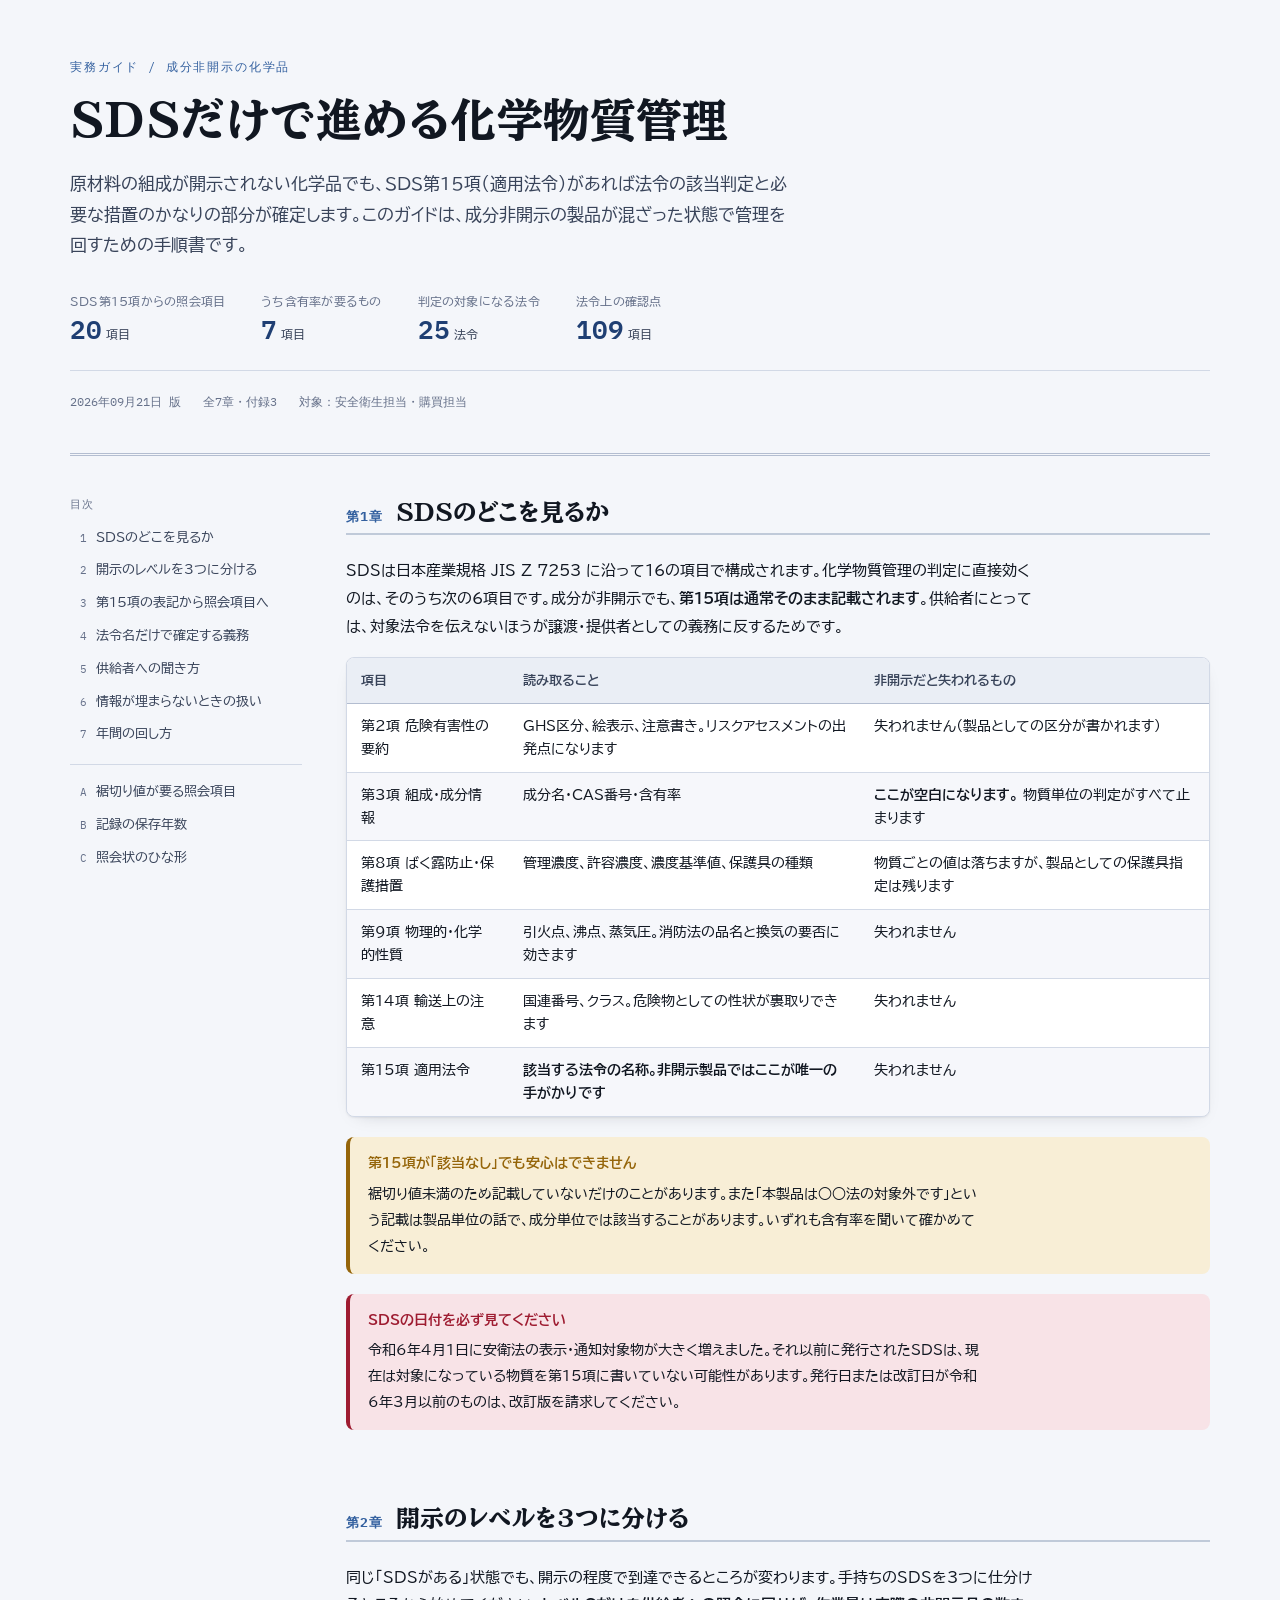
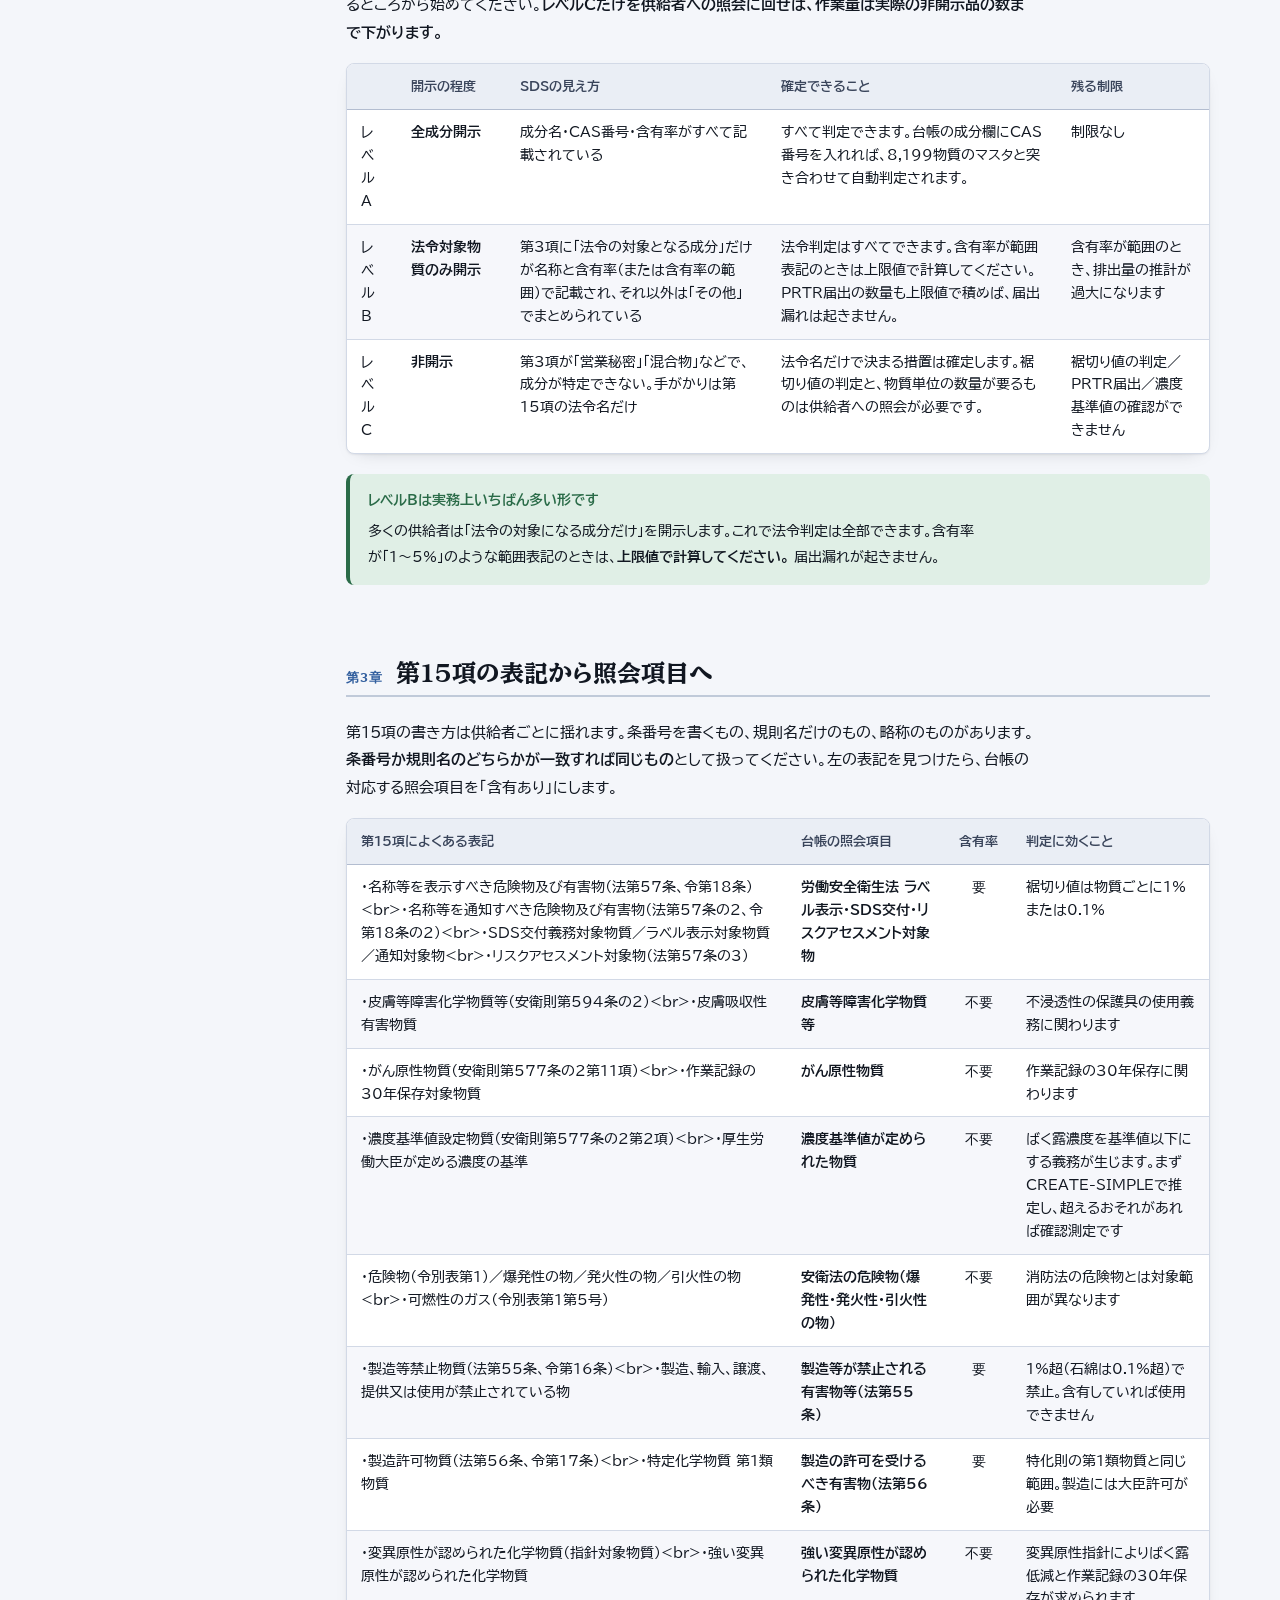
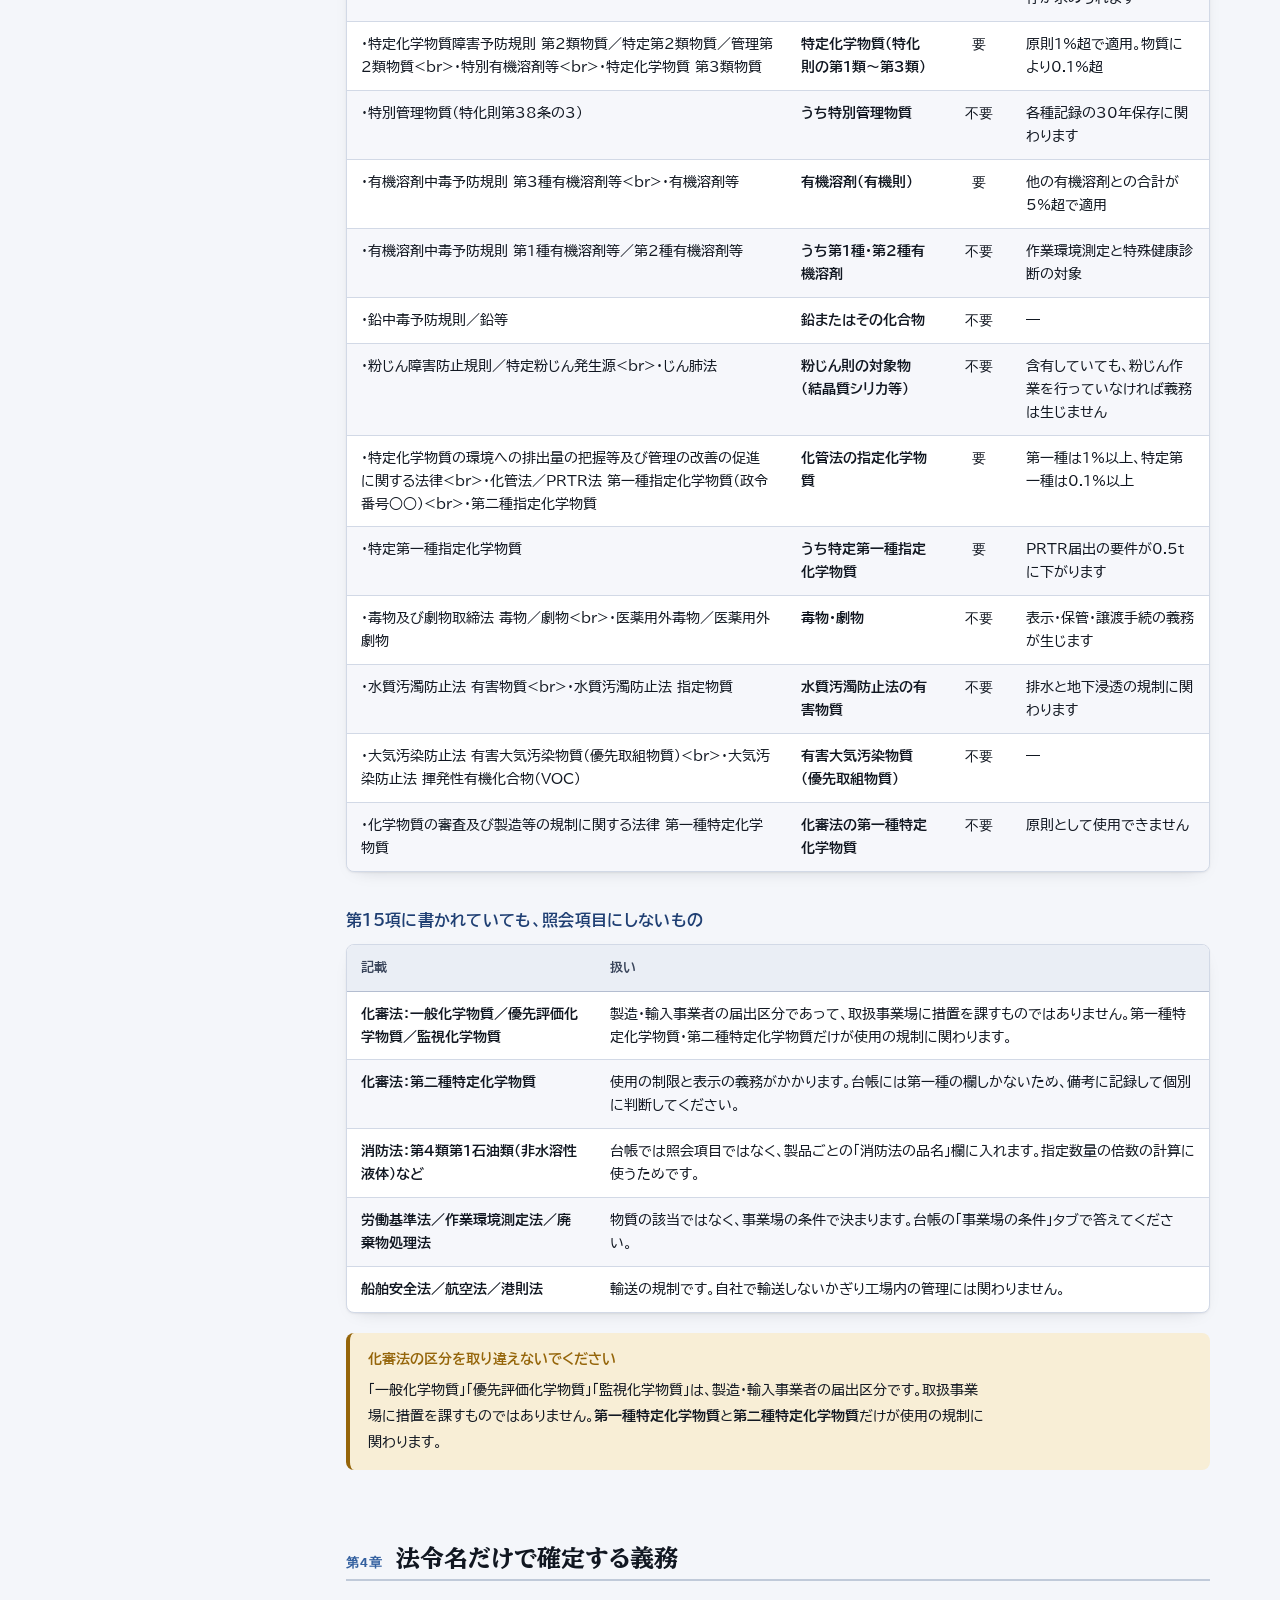
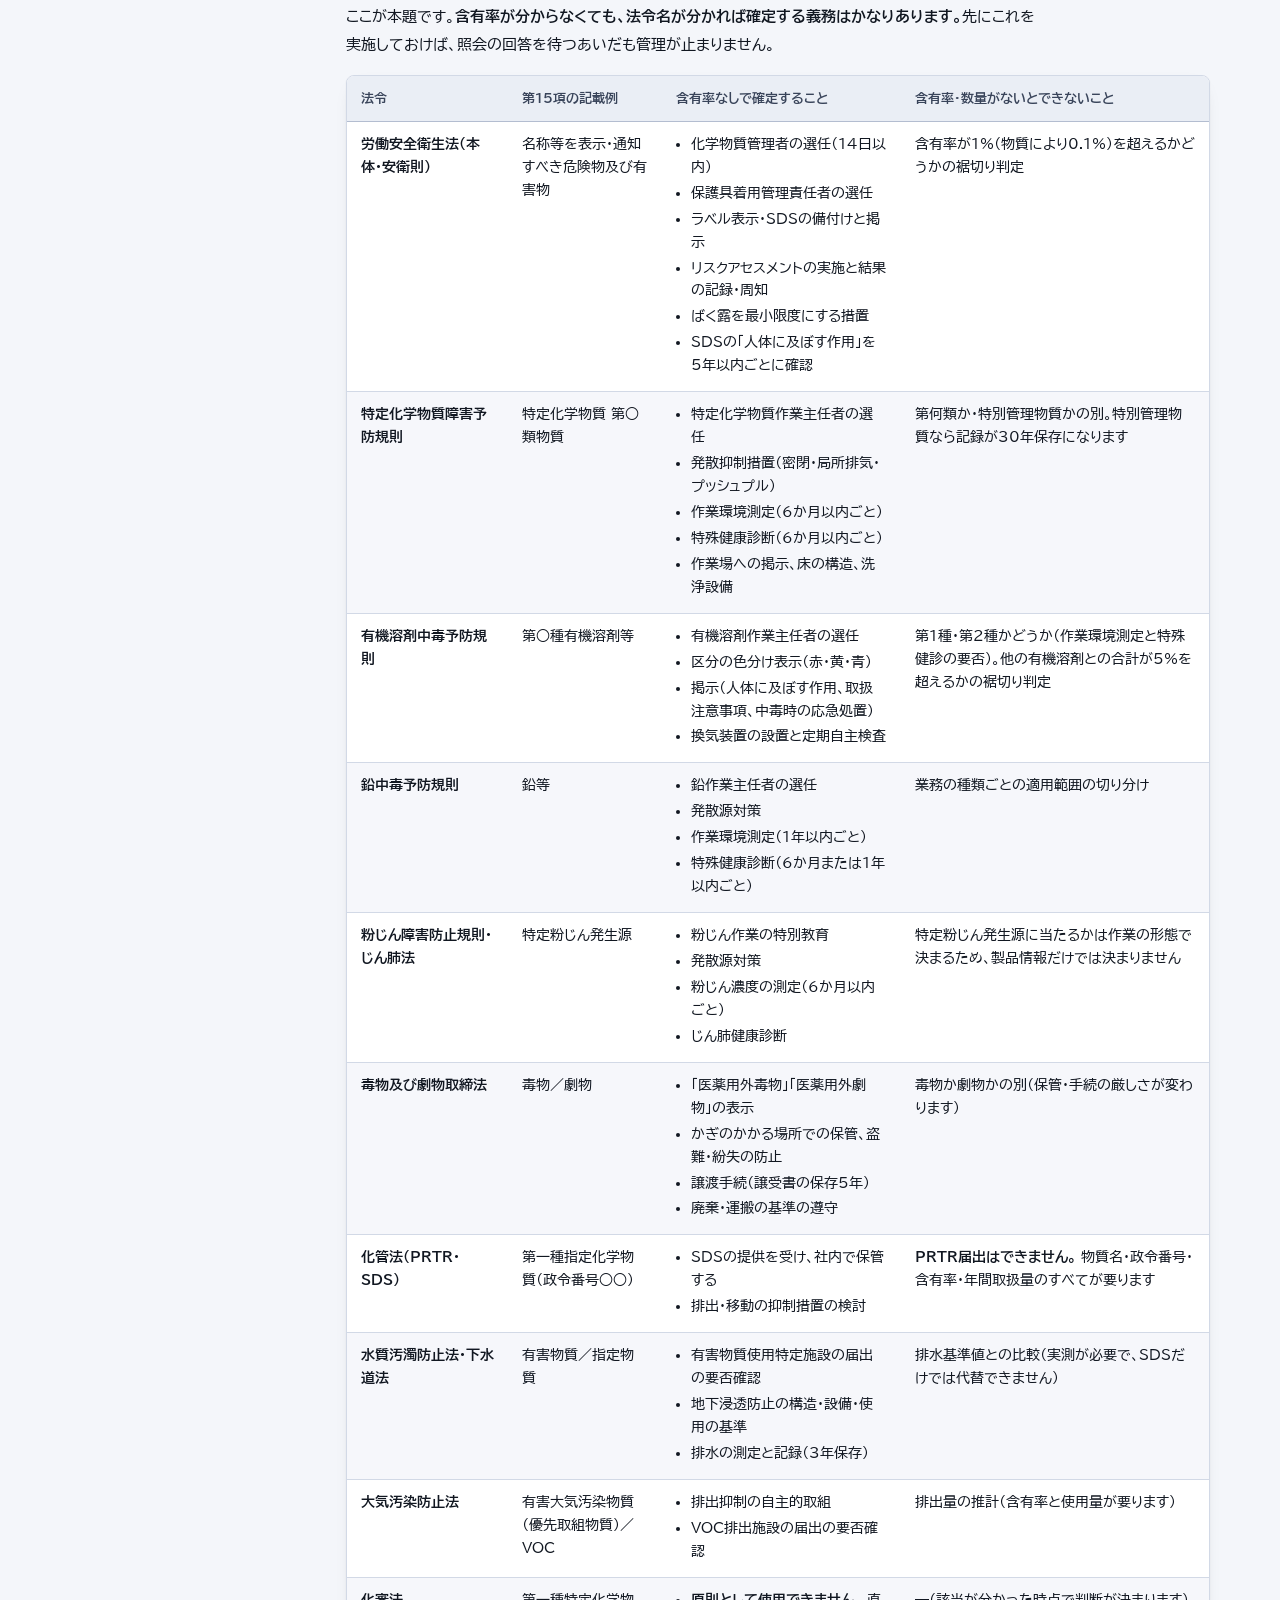
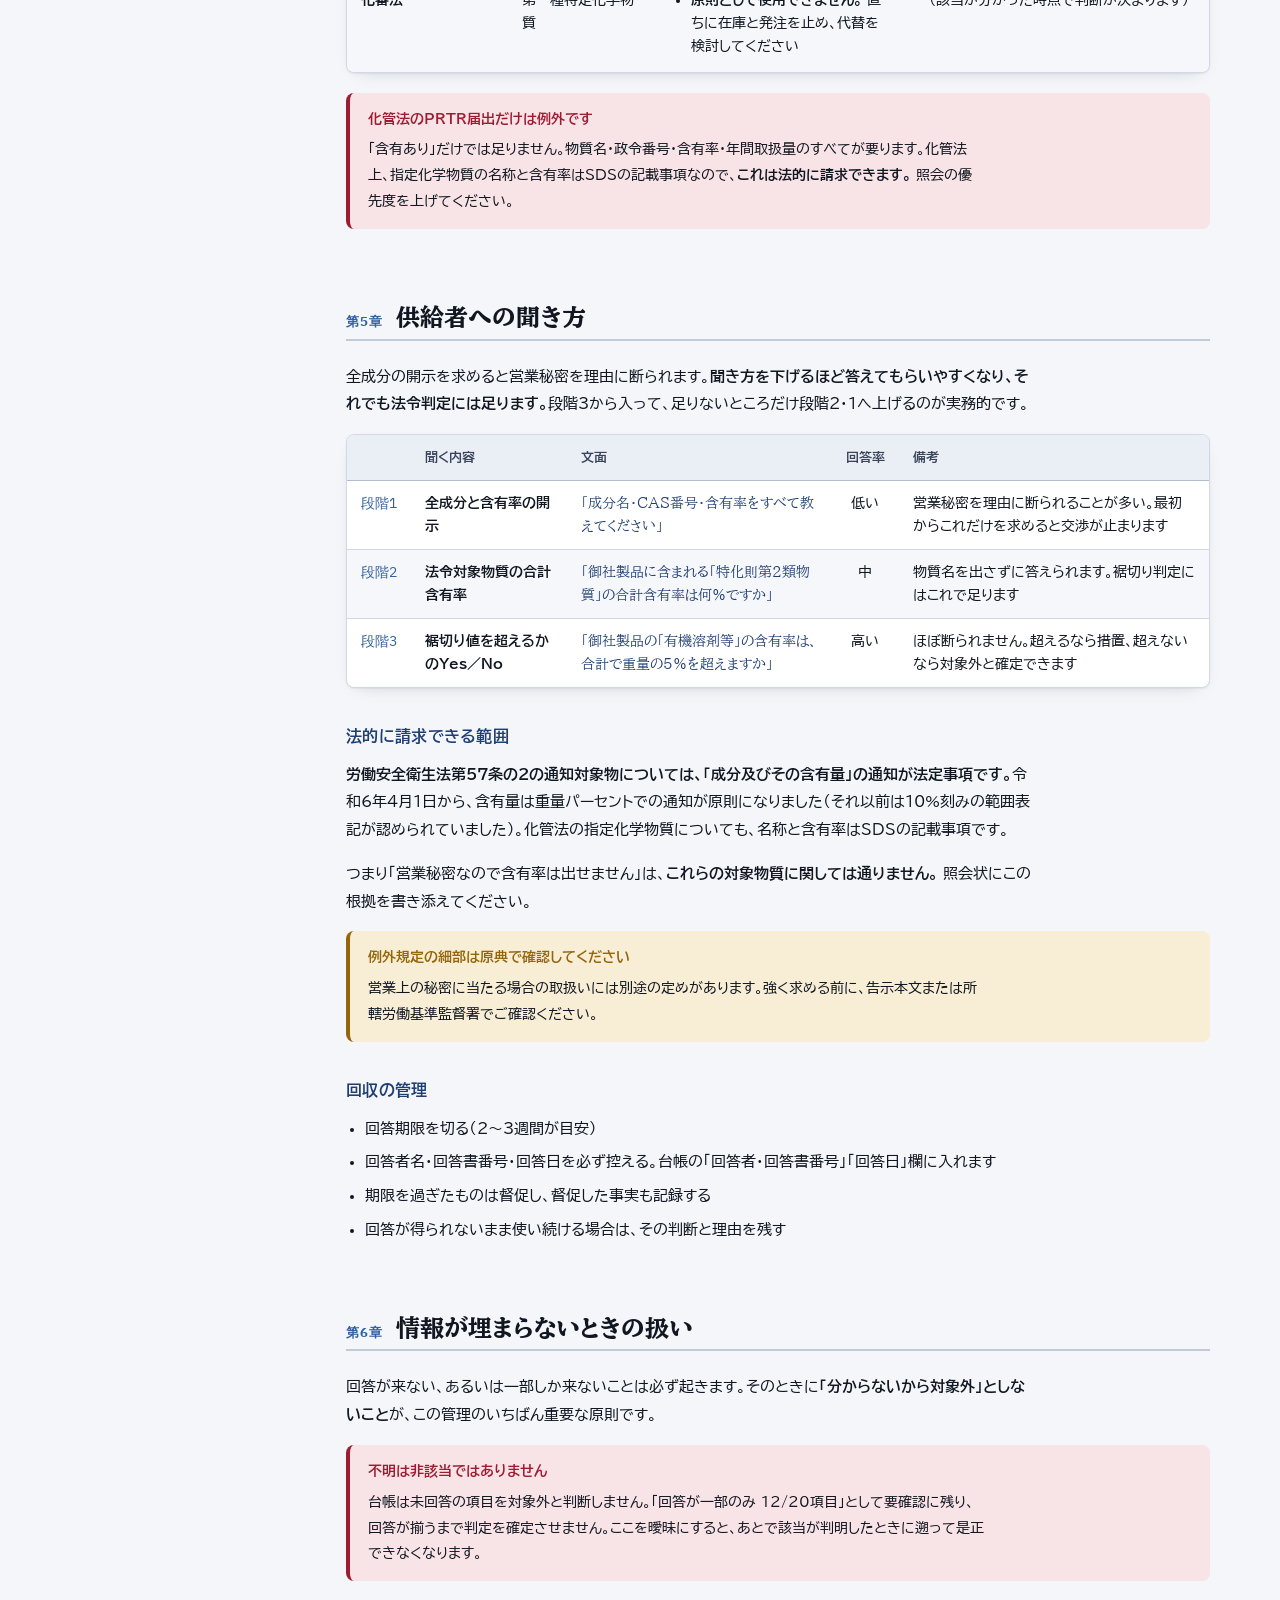
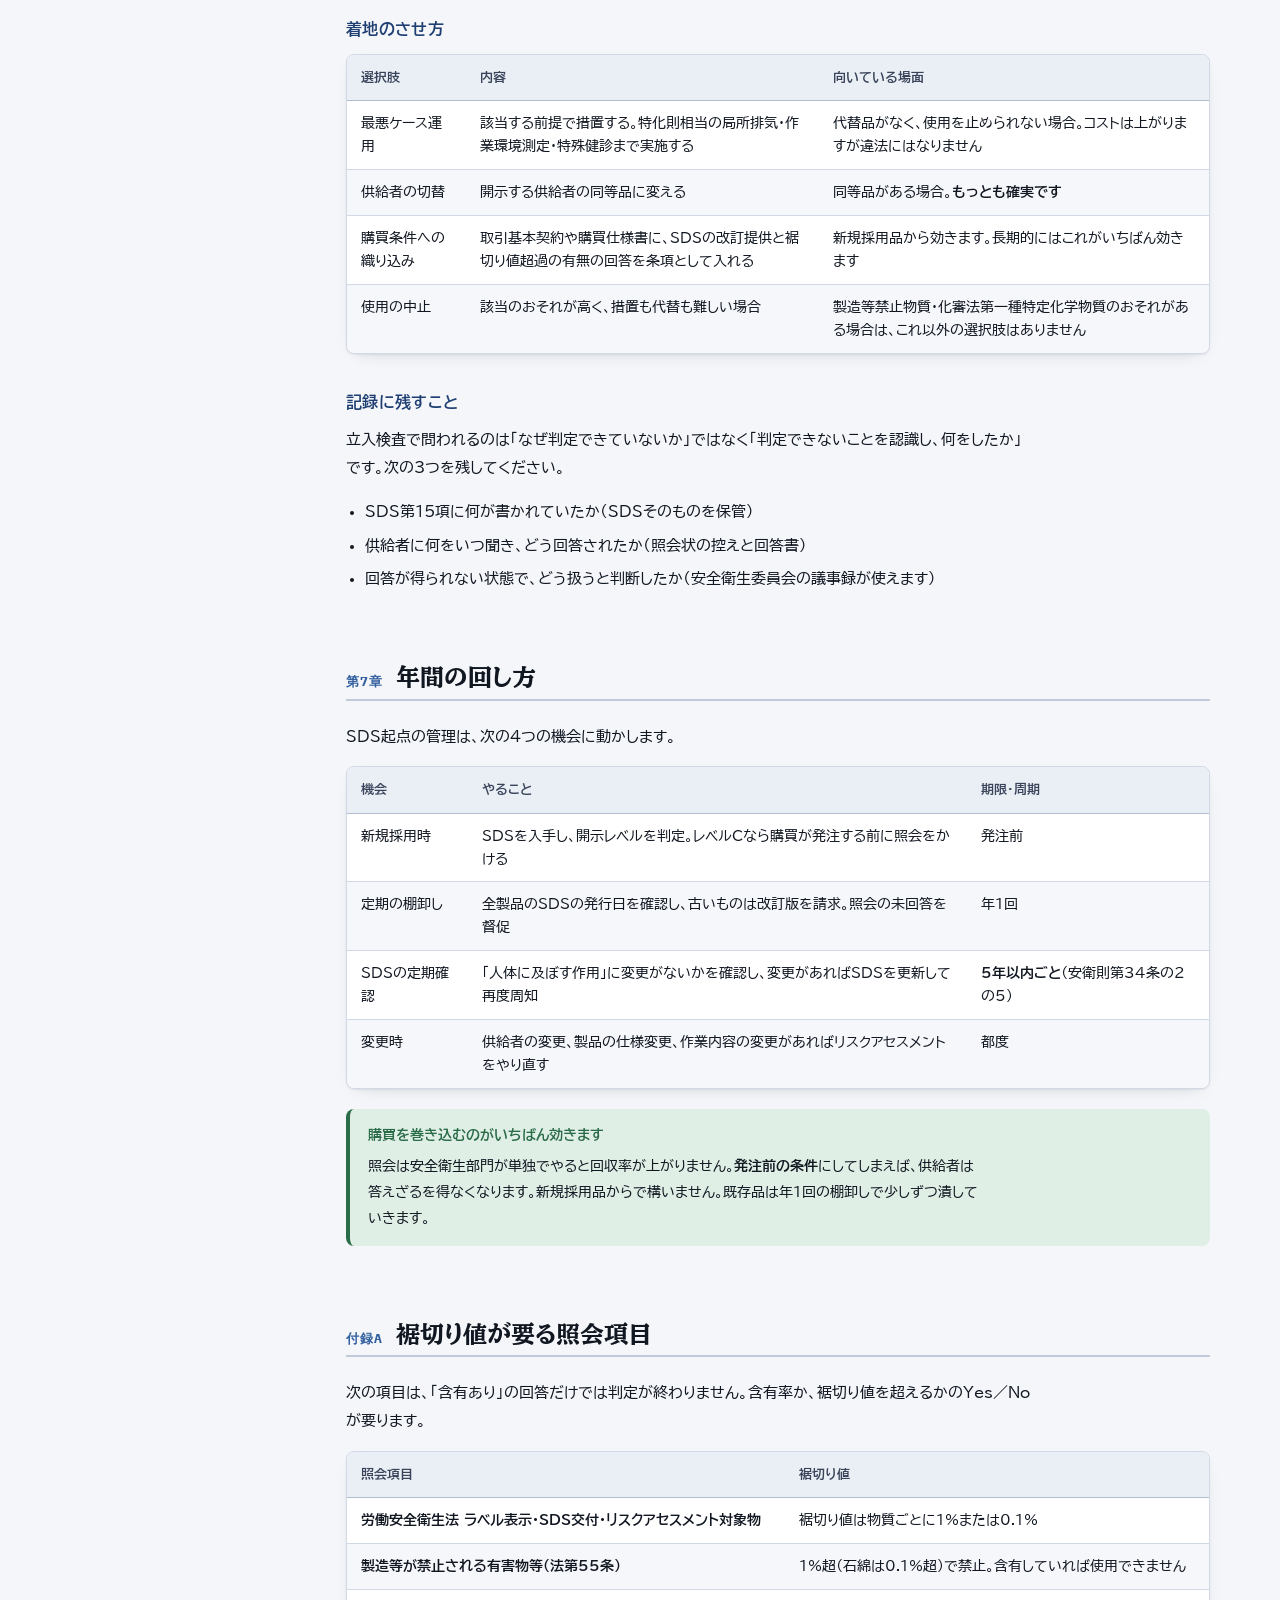
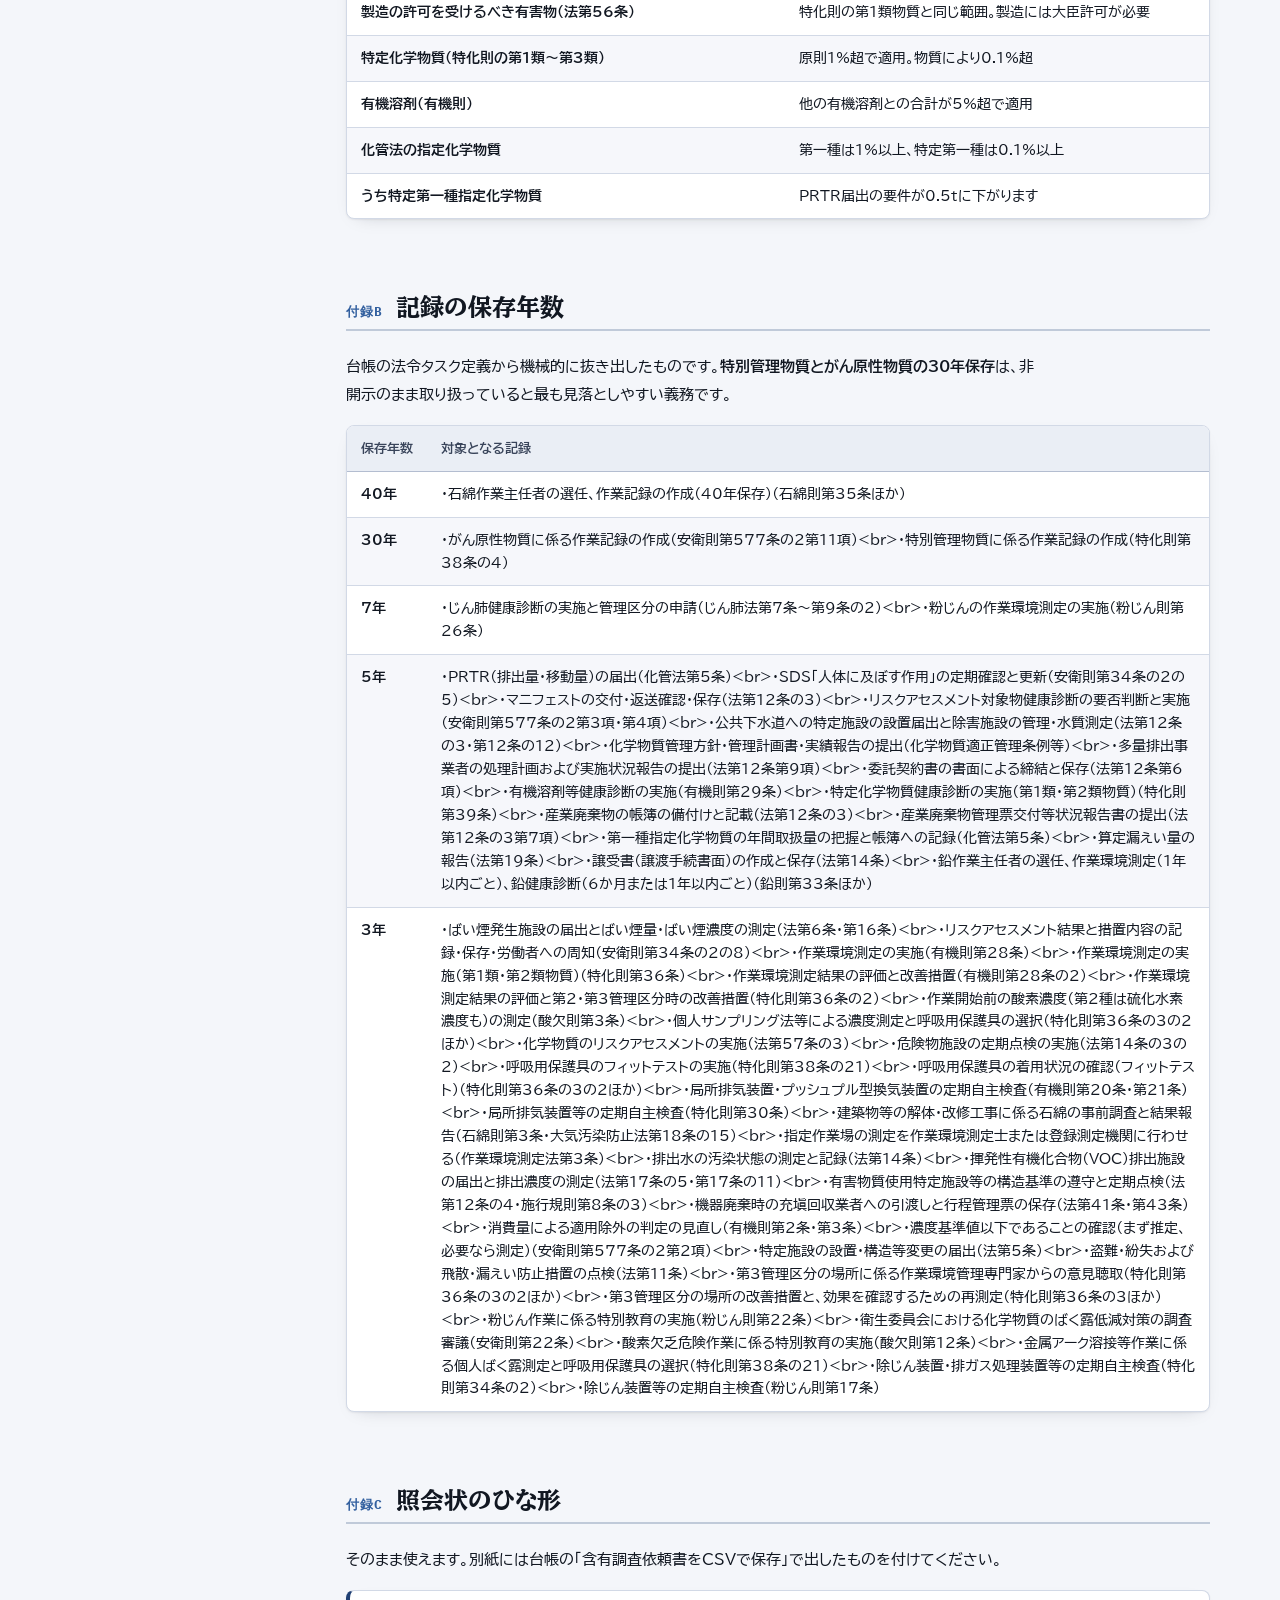
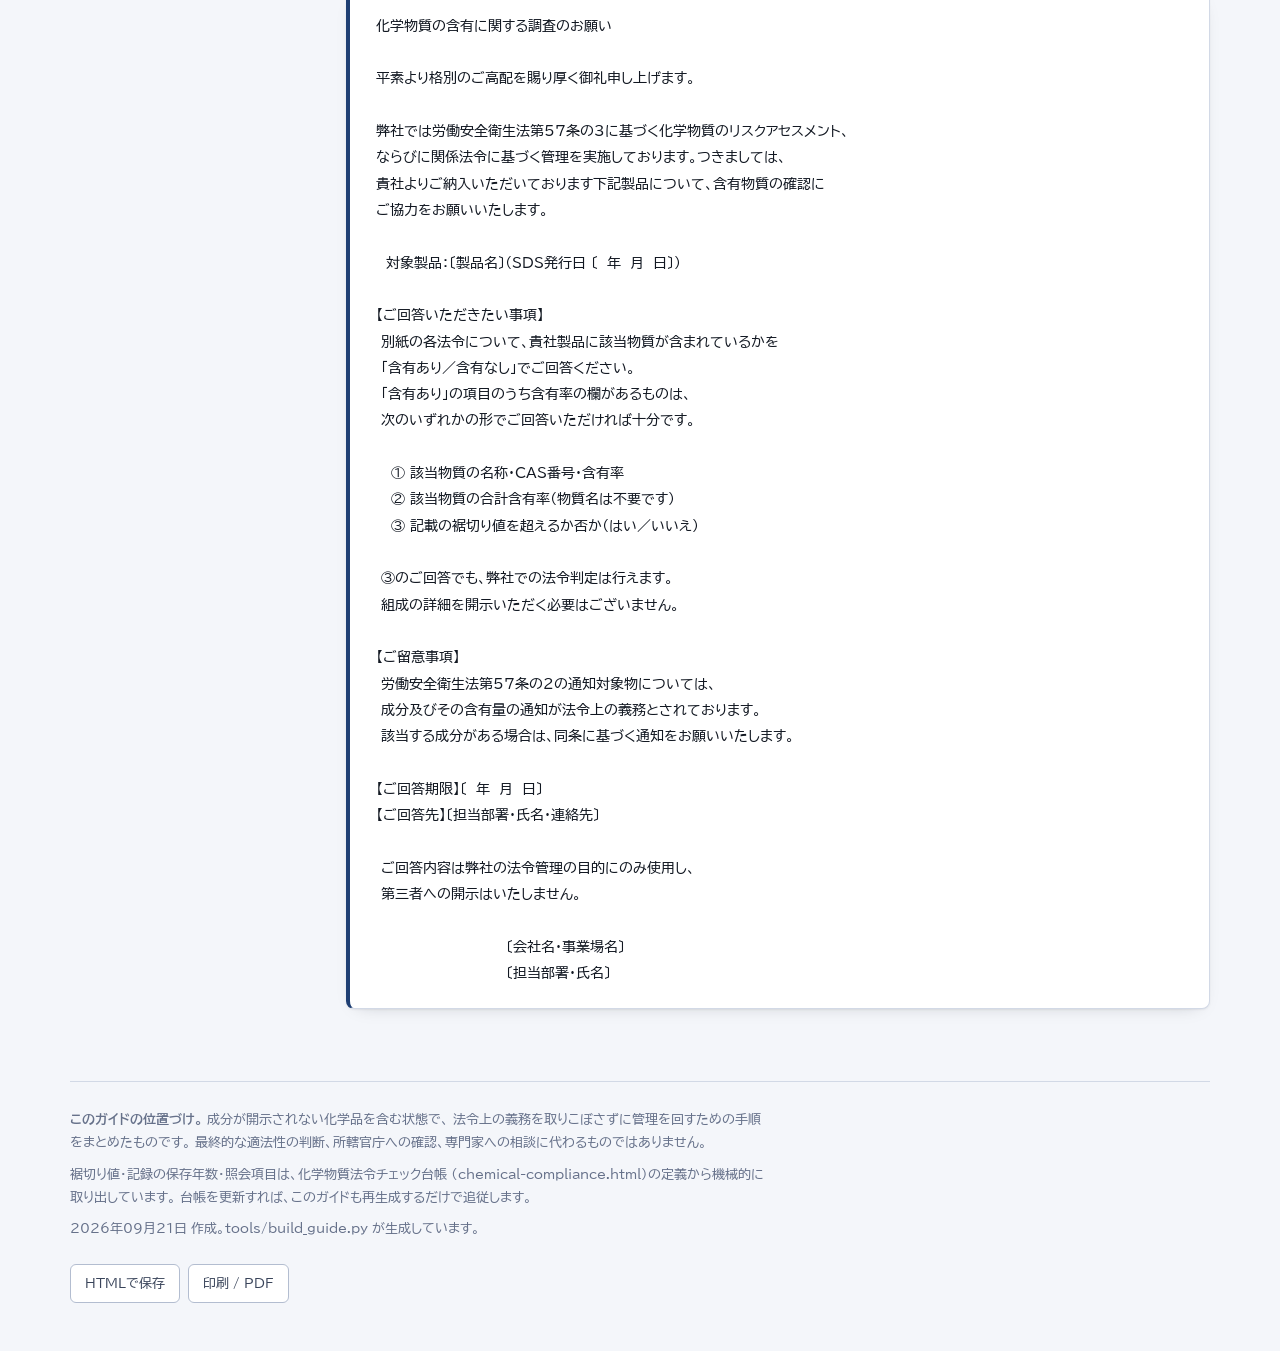
<file: chem-guide.html>
<!doctype html>
<html lang="ja">
<head>
<meta charset="utf-8">
<meta name="viewport" content="width=device-width, initial-scale=1">
<title>SDSだけで進める化学物質管理</title>
<link rel="preconnect" href="https://fonts.googleapis.com">
<link rel="preconnect" href="https://fonts.gstatic.com" crossorigin>
<link rel="stylesheet" href="https://fonts.googleapis.com/css2?family=BIZ+UDPGothic:wght@400;700&family=BIZ+UDPMincho&family=IBM+Plex+Mono:wght@400;500;600&display=swap">
<style>
:root{
  --paper:#f4f6fa; --surface:#fff; --surface-2:#eaeef5; --surface-3:#dfe5ef;
  --ink:#111721; --ink-2:#39445a; --muted:#66718a; --line:#d2d9e6; --line-2:#b3bdd0;
  --accent:#1f3f73; --accent-2:#33609f; --accent-soft:#e4ebf7; --on-accent:#fff;
  --ok:#2a6b48; --ok-soft:#e0efe6; --warn:#95650a; --warn-soft:#f8eed6;
  --crit:#9e1c31; --crit-soft:#f8e3e7;
  --shadow:0 1px 2px rgba(17,23,33,.06), 0 6px 18px -12px rgba(17,23,33,.28);
  --mono:"IBM Plex Mono",ui-monospace,SFMono-Regular,Menlo,monospace;
  --sans:"BIZ UDPGothic","Hiragino Sans","Yu Gothic UI","Meiryo",system-ui,sans-serif;
  --serif:"BIZ UDPMincho","Hiragino Mincho ProN","Yu Mincho",serif;
}
@media (prefers-color-scheme:dark){ :root:not([data-theme="light"]){
  --paper:#0d1117; --surface:#151c26; --surface-2:#1c2531; --surface-3:#26313f;
  --ink:#e7ecf5; --ink-2:#b9c4d6; --muted:#8e9bb2; --line:#2a3542; --line-2:#3b4859;
  --accent:#82abec; --accent-2:#a2c2f4; --accent-soft:#182741; --on-accent:#0d1117;
  --ok:#71c295; --ok-soft:#14271d; --warn:#dfb257; --warn-soft:#2c2413;
  --crit:#f0879b; --crit-soft:#2e141a;
  --shadow:0 1px 2px rgba(0,0,0,.4), 0 8px 22px -14px rgba(0,0,0,.8);
}}
:root[data-theme="dark"]{
  --paper:#0d1117; --surface:#151c26; --surface-2:#1c2531; --surface-3:#26313f;
  --ink:#e7ecf5; --ink-2:#b9c4d6; --muted:#8e9bb2; --line:#2a3542; --line-2:#3b4859;
  --accent:#82abec; --accent-2:#a2c2f4; --accent-soft:#182741; --on-accent:#0d1117;
  --ok:#71c295; --ok-soft:#14271d; --warn:#dfb257; --warn-soft:#2c2413;
  --crit:#f0879b; --crit-soft:#2e141a;
  --shadow:0 1px 2px rgba(0,0,0,.4), 0 8px 22px -14px rgba(0,0,0,.8);
}
*{box-sizing:border-box}
body{margin:0; background:var(--paper); color:var(--ink);
     font-family:var(--sans); font-size:15px; line-height:1.85;
     -webkit-text-size-adjust:100%}
code{font-family:var(--mono); font-size:.92em; background:var(--surface-2);
     padding:1px 5px; border-radius:3px}
b{font-weight:700}
.wrap{max-width:1180px; margin:0 auto; padding-inline:20px; padding-block:0}

/* 表紙 */
.cover{padding-block:56px 40px; border-bottom:3px double var(--line-2)}
.eyebrow{font-family:var(--mono); font-size:11.5px; letter-spacing:.16em;
         text-transform:uppercase; color:var(--accent-2); margin:0 0 14px}
.cover h1{font-family:var(--serif); font-weight:700; font-size:clamp(28px,5.2vw,46px);
          line-height:1.3; margin:0 0 18px; text-wrap:balance; letter-spacing:.01em}
.cover .lead{max-width:44em; font-size:16.5px; color:var(--ink-2); margin:0}
.facts{display:flex; flex-wrap:wrap; gap:10px 36px; margin:30px 0 0; padding:0}
.facts div{margin:0}
.facts dt{font-size:11.5px; color:var(--muted); margin:0 0 2px; letter-spacing:.02em}
.facts dd{margin:0; font-family:var(--mono); font-size:26px; font-weight:600;
          color:var(--accent); line-height:1.1; font-variant-numeric:tabular-nums}
.facts dd .u{font-family:var(--sans); font-size:12px; font-weight:400;
             color:var(--ink-2); margin-left:4px}
.meta{display:flex; flex-wrap:wrap; gap:8px 22px; margin-top:28px;
      padding-top:20px; border-top:1px solid var(--line);
      font-family:var(--mono); font-size:11.5px; color:var(--muted)}

/* 本体 2カラム */
.main{display:grid; grid-template-columns:232px minmax(0,1fr); gap:44px;
      align-items:start; padding-block:40px 72px}
@media (max-width:900px){ .main{grid-template-columns:minmax(0,1fr); gap:24px} }

nav.toc{position:sticky; top:16px; font-size:13px; line-height:1.6}
@media (max-width:900px){ nav.toc{position:static; background:var(--surface);
  border:1px solid var(--line); border-radius:8px; padding:16px 18px} }
nav.toc p.tt{font-family:var(--mono); font-size:10.5px; letter-spacing:.14em;
             text-transform:uppercase; color:var(--muted); margin:0 0 10px}
nav.toc ol{list-style:none; margin:0; padding:0; display:flex;
           flex-direction:column; gap:2px}
nav.toc a{display:flex; gap:9px; text-decoration:none; color:var(--ink-2);
          padding:5px 8px; border-radius:5px; border-left:2px solid transparent}
nav.toc a:hover{background:var(--surface-2); color:var(--accent)}
nav.toc a .n{font-family:var(--mono); font-size:11px; color:var(--muted);
             flex:none; padding-top:2px}
nav.toc a:focus-visible{outline:2px solid var(--accent); outline-offset:2px}
nav.toc .ap{margin-top:14px; padding-top:12px; border-top:1px solid var(--line)}

article{min-width:0; display:flex; flex-direction:column; gap:52px}
section{scroll-margin-top:20px}
section>h2{font-family:var(--serif); font-size:24px; line-height:1.4; margin:0 0 4px;
           display:flex; gap:14px; align-items:baseline; text-wrap:balance}
section>h2 .n{font-family:var(--mono); font-size:13px; color:var(--accent-2);
              flex:none; letter-spacing:.06em}
section>h2+.rule{height:2px; background:var(--accent); opacity:.24; margin:0 0 22px}
section h3{font-size:15.5px; margin:34px 0 10px; color:var(--accent);
           letter-spacing:.02em}
section p{margin:0 0 16px; max-width:46em}
section>ul.steps{margin:0 0 16px; padding-left:1.25em; max-width:46em}
section>ul.steps li{margin-bottom:6px}

/* 表 */
.tw{overflow-x:auto; margin:0 0 20px; border:1px solid var(--line);
    border-radius:8px; background:var(--surface); box-shadow:var(--shadow)}
table{border-collapse:collapse; width:100%; min-width:660px; font-size:13.5px}
thead th{background:var(--surface-2); text-align:left; font-weight:700;
         padding:11px 14px; border-bottom:1px solid var(--line-2);
         color:var(--ink-2); font-size:12.5px; white-space:nowrap}
tbody td{padding:11px 14px; border-bottom:1px solid var(--line);
         vertical-align:top; line-height:1.7}
tbody tr:last-child td{border-bottom:none}
tbody tr:nth-child(even){background:color-mix(in srgb, var(--surface-2) 45%, transparent)}
td ul{margin:0; padding-left:1.15em}
td ul li{margin-bottom:3px}
td .q{font-family:var(--serif); color:var(--accent)}
table.sec15 td:nth-child(1){min-width:270px}
table.sec15 td:nth-child(3){text-align:center; font-family:var(--mono); white-space:nowrap}
table.bylaw td:nth-child(1){min-width:150px}
table.ask td:nth-child(1){font-family:var(--mono); white-space:nowrap; color:var(--accent-2)}
table.ask td:nth-child(4){text-align:center; white-space:nowrap}

/* 注記 */
.note{margin:0 0 20px; padding:14px 18px; border-radius:8px;
      border-left:4px solid var(--line-2); background:var(--surface-2)}
.note p{margin:0; max-width:44em; font-size:14px}
.note .nt{font-weight:700; margin-bottom:5px}
.n-ok{background:var(--ok-soft); border-left-color:var(--ok)}
.n-ok .nt{color:var(--ok)}
.n-warn{background:var(--warn-soft); border-left-color:var(--warn)}
.n-warn .nt{color:var(--warn)}
.n-crit{background:var(--crit-soft); border-left-color:var(--crit)}
.n-crit .nt{color:var(--crit)}

pre.letter{font-family:var(--sans); font-size:13.5px; line-height:1.95;
  background:var(--surface); border:1px solid var(--line); border-left:4px solid var(--accent);
  border-radius:8px; padding:22px 26px; overflow-x:auto; white-space:pre-wrap;
  box-shadow:var(--shadow); margin:0}

footer{border-top:1px solid var(--line); padding-block:26px 48px;
       font-size:12.5px; color:var(--muted)}
footer p{margin:0 0 8px; max-width:56em}
.tools{display:flex; gap:8px; flex-wrap:wrap; margin-top:24px}
.iconbtn{font:inherit; font-size:12.5px; cursor:pointer; padding:7px 14px;
  border-radius:6px; border:1px solid var(--line-2); background:var(--surface);
  color:var(--ink-2)}
.iconbtn:hover{border-color:var(--accent); color:var(--accent)}
.iconbtn:focus-visible{outline:2px solid var(--accent); outline-offset:2px}
@media (prefers-reduced-motion:reduce){ *{animation:none!important; transition:none!important} }
@media print{
@page{size:A4; margin:16mm 14mm 14mm}
body{background:#fff; color:#111721; font-size:10pt; line-height:1.7;
     font-family:"BIZ UDPGothic","IPAPGothic","Hiragino Sans","Yu Gothic UI",sans-serif}
.wrap{max-width:none; padding:0}
.cover{padding:0 0 10mm; margin-bottom:8mm; border-bottom:2.4pt double #b3bdd0;
       break-after:avoid}
.cover h1{font-family:inherit; font-weight:700; font-size:22pt; margin:0 0 5mm}
.cover .lead{font-size:10.5pt; max-width:none}
.eyebrow{font-size:8pt; color:#33609f}
.facts{gap:4mm 12mm; margin-top:7mm}
.facts dt{font-size:7.5pt}
.facts dd{font-size:15pt; color:#1f3f73}
.facts dd .u{font-size:8pt}
.meta{font-size:8pt; margin-top:6mm; padding-top:4mm; border-top:.4pt solid #d2d9e6}
nav.toc{break-after:page; position:static; font-size:10pt}
nav.toc ol{gap:1mm}
nav.toc a{color:#111721; padding:1mm 0; border:none}
article{display:block}
section{break-before:page; margin:0}
section:first-of-type{break-before:avoid}
section>h2{font-family:inherit; font-size:15pt; margin:0 0 2mm; break-after:avoid}
section>h2 .n{font-size:9.5pt}
section>h2+.rule{height:1.2pt; background:#1f3f73; opacity:1; margin-bottom:5mm}
section h3{font-size:11pt; margin:6mm 0 2mm; break-after:avoid}
section p{max-width:none; margin:0 0 3mm}
.tw{overflow:visible; box-shadow:none; border:1px solid #b3bdd0; margin-bottom:5mm;
    break-inside:auto}
table{min-width:0; font-size:8.6pt; width:100%; table-layout:fixed}
thead{display:table-header-group}
thead th{background:#eaeef5; padding:2mm 2.5mm; font-size:8.4pt;
         white-space:normal; border-bottom:.8pt solid #b3bdd0}
tbody td{padding:2mm 2.5mm; border-bottom:.4pt solid #d2d9e6; line-height:1.55;
         word-break:break-word}
tbody tr{break-inside:avoid}
tbody tr:nth-child(even){background:#f7f9fc}
table.sec15 td:nth-child(1),table.bylaw td:nth-child(1){min-width:0}
.note{break-inside:avoid; margin-bottom:5mm; padding:3mm 4mm; border-radius:2mm}
.note p{font-size:9pt; max-width:none}
pre.letter{font-size:9pt; padding:5mm 6mm; box-shadow:none; break-inside:avoid;
           line-height:1.8}
footer{break-before:page; border-top:.8pt solid #d2d9e6; padding:5mm 0 0; font-size:8.5pt}
.tools{display:none}
}</style>
</head>
<body>
<div class="wrap">
  <header class="cover">
    <p class="eyebrow">実務ガイド / 成分非開示の化学品</p>
    <h1>SDSだけで進める化学物質管理</h1>
    <p class="lead">原材料の組成が開示されない化学品でも、SDS第15項（適用法令）があれば法令の該当判定と必要な措置のかなりの部分が確定します。このガイドは、成分非開示の製品が混ざった状態で管理を回すための手順書です。</p>
    <dl class="facts"><div><dt>SDS第15項からの照会項目</dt><dd>20<span class="u">項目</span></dd></div><div><dt>うち含有率が要るもの</dt><dd>7<span class="u">項目</span></dd></div><div><dt>判定の対象になる法令</dt><dd>25<span class="u">法令</span></dd></div><div><dt>法令上の確認点</dt><dd>109<span class="u">項目</span></dd></div></dl>
    <div class="meta"><span>2026年09月21日 版</span><span>全7章・付録3</span>
      <span>対象：安全衛生担当・購買担当</span></div>
  </header>
  <div class="main">
    <nav class="toc" aria-label="目次">
      <p class="tt">目次</p>
      <ol><li><a href="#sds"><span class="n">1</span><span>SDSのどこを見るか</span></a></li><li><a href="#levels"><span class="n">2</span><span>開示のレベルを3つに分ける</span></a></li><li><a href="#sec15"><span class="n">3</span><span>第15項の表記から照会項目へ</span></a></li><li><a href="#fixed"><span class="n">4</span><span>法令名だけで確定する義務</span></a></li><li><a href="#ask"><span class="n">5</span><span>供給者への聞き方</span></a></li><li><a href="#gaps"><span class="n">6</span><span>情報が埋まらないときの扱い</span></a></li><li><a href="#cycle"><span class="n">7</span><span>年間の回し方</span></a></li></ol>
      <ol class="ap"><li><a href="#ap-cutoff"><span class="n">A</span><span>裾切り値が要る照会項目</span></a></li><li><a href="#ap-keep"><span class="n">B</span><span>記録の保存年数</span></a></li><li><a href="#ap-letter"><span class="n">C</span><span>照会状のひな形</span></a></li></ol>
    </nav>
    <article><section id="sds"><h2><span class="n">第1章</span><span>SDSのどこを見るか</span></h2><div class="rule"></div><p>SDSは日本産業規格 JIS Z 7253 に沿って16の項目で構成されます。化学物質管理の判定に直接効くのは、そのうち次の6項目です。成分が非開示でも、<b>第15項は通常そのまま記載されます</b>。供給者にとっては、対象法令を伝えないほうが譲渡・提供者としての義務に反するためです。</p><div class="tw"><table class=""><thead><tr><th>項目</th><th>読み取ること</th><th>非開示だと失われるもの</th></tr></thead><tbody><tr><td>第2項 危険有害性の要約</td><td>GHS区分、絵表示、注意書き。リスクアセスメントの出発点になります</td><td>失われません（製品としての区分が書かれます）</td></tr><tr><td>第3項 組成・成分情報</td><td>成分名・CAS番号・含有率</td><td><b>ここが空白になります。</b> 物質単位の判定がすべて止まります</td></tr><tr><td>第8項 ばく露防止・保護措置</td><td>管理濃度、許容濃度、濃度基準値、保護具の種類</td><td>物質ごとの値は落ちますが、製品としての保護具指定は残ります</td></tr><tr><td>第9項 物理的・化学的性質</td><td>引火点、沸点、蒸気圧。消防法の品名と換気の要否に効きます</td><td>失われません</td></tr><tr><td>第14項 輸送上の注意</td><td>国連番号、クラス。危険物としての性状が裏取りできます</td><td>失われません</td></tr><tr><td>第15項 適用法令</td><td><b>該当する法令の名称。非開示製品ではここが唯一の手がかりです</b></td><td>失われません</td></tr></tbody></table></div><aside class="note n-warn"><p class="nt">第15項が「該当なし」でも安心はできません</p><p>裾切り値未満のため記載していないだけのことがあります。また「本製品は○○法の対象外です」という記載は製品単位の話で、成分単位では該当することがあります。いずれも含有率を聞いて確かめてください。</p></aside><aside class="note n-crit"><p class="nt">SDSの日付を必ず見てください</p><p>令和6年4月1日に安衛法の表示・通知対象物が大きく増えました。それ以前に発行されたSDSは、現在は対象になっている物質を第15項に書いていない可能性があります。発行日または改訂日が令和6年3月以前のものは、改訂版を請求してください。</p></aside></section><section id="levels"><h2><span class="n">第2章</span><span>開示のレベルを3つに分ける</span></h2><div class="rule"></div><p>同じ「SDSがある」状態でも、開示の程度で到達できるところが変わります。手持ちのSDSを3つに仕分けるところから始めてください。<b>レベルCだけを供給者への照会に回せば、作業量は実際の非開示品の数まで下がります。</b></p><div class="tw"><table class=""><thead><tr><th></th><th>開示の程度</th><th>SDSの見え方</th><th>確定できること</th><th>残る制限</th></tr></thead><tbody><tr><td>レベルA</td><td><b>全成分開示</b></td><td>成分名・CAS番号・含有率がすべて記載されている</td><td>すべて判定できます。台帳の成分欄にCAS番号を入れれば、8,199物質のマスタと突き合わせて自動判定されます。</td><td>制限なし</td></tr><tr><td>レベルB</td><td><b>法令対象物質のみ開示</b></td><td>第3項に「法令の対象となる成分」だけが名称と含有率（または含有率の範囲）で記載され、それ以外は「その他」でまとめられている</td><td>法令判定はすべてできます。含有率が範囲表記のときは上限値で計算してください。PRTR届出の数量も上限値で積めば、届出漏れは起きません。</td><td>含有率が範囲のとき、排出量の推計が過大になります</td></tr><tr><td>レベルC</td><td><b>非開示</b></td><td>第3項が「営業秘密」「混合物」などで、成分が特定できない。手がかりは第15項の法令名だけ</td><td>法令名だけで決まる措置は確定します。裾切り値の判定と、物質単位の数量が要るものは供給者への照会が必要です。</td><td>裾切り値の判定／PRTR届出／濃度基準値の確認ができません</td></tr></tbody></table></div><aside class="note n-ok"><p class="nt">レベルBは実務上いちばん多い形です</p><p>多くの供給者は「法令の対象になる成分だけ」を開示します。これで法令判定は全部できます。含有率が「1〜5%」のような範囲表記のときは、<b>上限値で計算してください。</b> 届出漏れが起きません。</p></aside></section><section id="sec15"><h2><span class="n">第3章</span><span>第15項の表記から照会項目へ</span></h2><div class="rule"></div><p>第15項の書き方は供給者ごとに揺れます。条番号を書くもの、規則名だけのもの、略称のものがあります。<b>条番号か規則名のどちらかが一致すれば同じもの</b>として扱ってください。左の表記を見つけたら、台帳の対応する照会項目を「含有あり」にします。</p><div class="tw"><table class="sec15"><thead><tr><th>第15項によくある表記</th><th>台帳の照会項目</th><th>含有率</th><th>判定に効くこと</th></tr></thead><tbody><tr><td>・名称等を表示すべき危険物及び有害物（法第57条、令第18条）&lt;br&gt;・名称等を通知すべき危険物及び有害物（法第57条の2、令第18条の2）&lt;br&gt;・SDS交付義務対象物質／ラベル表示対象物質／通知対象物&lt;br&gt;・リスクアセスメント対象物（法第57条の3）</td><td><b>労働安全衛生法 ラベル表示・SDS交付・リスクアセスメント対象物</b></td><td>要</td><td>裾切り値は物質ごとに1%または0.1%</td></tr><tr><td>・皮膚等障害化学物質等（安衛則第594条の2）&lt;br&gt;・皮膚吸収性有害物質</td><td><b>皮膚等障害化学物質等</b></td><td>不要</td><td>不浸透性の保護具の使用義務に関わります</td></tr><tr><td>・がん原性物質（安衛則第577条の2第11項）&lt;br&gt;・作業記録の30年保存対象物質</td><td><b>がん原性物質</b></td><td>不要</td><td>作業記録の30年保存に関わります</td></tr><tr><td>・濃度基準値設定物質（安衛則第577条の2第2項）&lt;br&gt;・厚生労働大臣が定める濃度の基準</td><td><b>濃度基準値が定められた物質</b></td><td>不要</td><td>ばく露濃度を基準値以下にする義務が生じます。まずCREATE-SIMPLEで推定し、超えるおそれがあれば確認測定です</td></tr><tr><td>・危険物（令別表第1）／爆発性の物／発火性の物／引火性の物&lt;br&gt;・可燃性のガス（令別表第1第5号）</td><td><b>安衛法の危険物（爆発性・発火性・引火性の物）</b></td><td>不要</td><td>消防法の危険物とは対象範囲が異なります</td></tr><tr><td>・製造等禁止物質（法第55条、令第16条）&lt;br&gt;・製造、輸入、譲渡、提供又は使用が禁止されている物</td><td><b>製造等が禁止される有害物等（法第55条）</b></td><td>要</td><td>1%超（石綿は0.1%超）で禁止。含有していれば使用できません</td></tr><tr><td>・製造許可物質（法第56条、令第17条）&lt;br&gt;・特定化学物質 第1類物質</td><td><b>製造の許可を受けるべき有害物（法第56条）</b></td><td>要</td><td>特化則の第1類物質と同じ範囲。製造には大臣許可が必要</td></tr><tr><td>・変異原性が認められた化学物質（指針対象物質）&lt;br&gt;・強い変異原性が認められた化学物質</td><td><b>強い変異原性が認められた化学物質</b></td><td>不要</td><td>変異原性指針によりばく露低減と作業記録の30年保存が求められます</td></tr><tr><td>・特定化学物質障害予防規則 第2類物質／特定第2類物質／管理第2類物質&lt;br&gt;・特別有機溶剤等&lt;br&gt;・特定化学物質 第3類物質</td><td><b>特定化学物質（特化則の第1類〜第3類）</b></td><td>要</td><td>原則1%超で適用。物質により0.1%超</td></tr><tr><td>・特別管理物質（特化則第38条の3）</td><td><b>うち特別管理物質</b></td><td>不要</td><td>各種記録の30年保存に関わります</td></tr><tr><td>・有機溶剤中毒予防規則 第3種有機溶剤等&lt;br&gt;・有機溶剤等</td><td><b>有機溶剤（有機則）</b></td><td>要</td><td>他の有機溶剤との合計が5%超で適用</td></tr><tr><td>・有機溶剤中毒予防規則 第1種有機溶剤等／第2種有機溶剤等</td><td><b>うち第1種・第2種有機溶剤</b></td><td>不要</td><td>作業環境測定と特殊健康診断の対象</td></tr><tr><td>・鉛中毒予防規則／鉛等</td><td><b>鉛またはその化合物</b></td><td>不要</td><td>—</td></tr><tr><td>・粉じん障害防止規則／特定粉じん発生源&lt;br&gt;・じん肺法</td><td><b>粉じん則の対象物（結晶質シリカ等）</b></td><td>不要</td><td>含有していても、粉じん作業を行っていなければ義務は生じません</td></tr><tr><td>・特定化学物質の環境への排出量の把握等及び管理の改善の促進に関する法律&lt;br&gt;・化管法／PRTR法 第一種指定化学物質（政令番号○○）&lt;br&gt;・第二種指定化学物質</td><td><b>化管法の指定化学物質</b></td><td>要</td><td>第一種は1%以上、特定第一種は0.1%以上</td></tr><tr><td>・特定第一種指定化学物質</td><td><b>うち特定第一種指定化学物質</b></td><td>要</td><td>PRTR届出の要件が0.5tに下がります</td></tr><tr><td>・毒物及び劇物取締法 毒物／劇物&lt;br&gt;・医薬用外毒物／医薬用外劇物</td><td><b>毒物・劇物</b></td><td>不要</td><td>表示・保管・譲渡手続の義務が生じます</td></tr><tr><td>・水質汚濁防止法 有害物質&lt;br&gt;・水質汚濁防止法 指定物質</td><td><b>水質汚濁防止法の有害物質</b></td><td>不要</td><td>排水と地下浸透の規制に関わります</td></tr><tr><td>・大気汚染防止法 有害大気汚染物質（優先取組物質）&lt;br&gt;・大気汚染防止法 揮発性有機化合物（VOC）</td><td><b>有害大気汚染物質（優先取組物質）</b></td><td>不要</td><td>—</td></tr><tr><td>・化学物質の審査及び製造等の規制に関する法律 第一種特定化学物質</td><td><b>化審法の第一種特定化学物質</b></td><td>不要</td><td>原則として使用できません</td></tr></tbody></table></div><h3>第15項に書かれていても、照会項目にしないもの</h3><div class="tw"><table class=""><thead><tr><th>記載</th><th>扱い</th></tr></thead><tbody><tr><td><b>化審法：一般化学物質／優先評価化学物質／監視化学物質</b></td><td>製造・輸入事業者の届出区分であって、取扱事業場に措置を課すものではありません。第一種特定化学物質・第二種特定化学物質だけが使用の規制に関わります。</td></tr><tr><td><b>化審法：第二種特定化学物質</b></td><td>使用の制限と表示の義務がかかります。台帳には第一種の欄しかないため、備考に記録して個別に判断してください。</td></tr><tr><td><b>消防法：第4類第1石油類（非水溶性液体）など</b></td><td>台帳では照会項目ではなく、製品ごとの「消防法の品名」欄に入れます。指定数量の倍数の計算に使うためです。</td></tr><tr><td><b>労働基準法／作業環境測定法／廃棄物処理法</b></td><td>物質の該当ではなく、事業場の条件で決まります。台帳の「事業場の条件」タブで答えてください。</td></tr><tr><td><b>船舶安全法／航空法／港則法</b></td><td>輸送の規制です。自社で輸送しないかぎり工場内の管理には関わりません。</td></tr></tbody></table></div><aside class="note n-warn"><p class="nt">化審法の区分を取り違えないでください</p><p>「一般化学物質」「優先評価化学物質」「監視化学物質」は、製造・輸入事業者の届出区分です。取扱事業場に措置を課すものではありません。<b>第一種特定化学物質</b>と<b>第二種特定化学物質</b>だけが使用の規制に関わります。</p></aside></section><section id="fixed"><h2><span class="n">第4章</span><span>法令名だけで確定する義務</span></h2><div class="rule"></div><p>ここが本題です。<b>含有率が分からなくても、法令名が分かれば確定する義務はかなりあります。</b>先にこれを実施しておけば、照会の回答を待つあいだも管理が止まりません。</p><div class="tw"><table class="bylaw"><thead><tr><th>法令</th><th>第15項の記載例</th><th>含有率なしで確定すること</th><th>含有率・数量がないとできないこと</th></tr></thead><tbody><tr><td><b>労働安全衛生法（本体・安衛則）</b></td><td>名称等を表示・通知すべき危険物及び有害物</td><td><ul><li>化学物質管理者の選任（14日以内）</li><li>保護具着用管理責任者の選任</li><li>ラベル表示・SDSの備付けと掲示</li><li>リスクアセスメントの実施と結果の記録・周知</li><li>ばく露を最小限度にする措置</li><li>SDSの「人体に及ぼす作用」を5年以内ごとに確認</li></ul></td><td>含有率が1%（物質により0.1%）を超えるかどうかの裾切り判定</td></tr><tr><td><b>特定化学物質障害予防規則</b></td><td>特定化学物質 第○類物質</td><td><ul><li>特定化学物質作業主任者の選任</li><li>発散抑制措置（密閉・局所排気・プッシュプル）</li><li>作業環境測定（6か月以内ごと）</li><li>特殊健康診断（6か月以内ごと）</li><li>作業場への掲示、床の構造、洗浄設備</li></ul></td><td>第何類か・特別管理物質かの別。特別管理物質なら記録が30年保存になります</td></tr><tr><td><b>有機溶剤中毒予防規則</b></td><td>第○種有機溶剤等</td><td><ul><li>有機溶剤作業主任者の選任</li><li>区分の色分け表示（赤・黄・青）</li><li>掲示（人体に及ぼす作用、取扱注意事項、中毒時の応急処置）</li><li>換気装置の設置と定期自主検査</li></ul></td><td>第1種・第2種かどうか（作業環境測定と特殊健診の要否）。他の有機溶剤との合計が5%を超えるかの裾切り判定</td></tr><tr><td><b>鉛中毒予防規則</b></td><td>鉛等</td><td><ul><li>鉛作業主任者の選任</li><li>発散源対策</li><li>作業環境測定（1年以内ごと）</li><li>特殊健康診断（6か月または1年以内ごと）</li></ul></td><td>業務の種類ごとの適用範囲の切り分け</td></tr><tr><td><b>粉じん障害防止規則・じん肺法</b></td><td>特定粉じん発生源</td><td><ul><li>粉じん作業の特別教育</li><li>発散源対策</li><li>粉じん濃度の測定（6か月以内ごと）</li><li>じん肺健康診断</li></ul></td><td>特定粉じん発生源に当たるかは作業の形態で決まるため、製品情報だけでは決まりません</td></tr><tr><td><b>毒物及び劇物取締法</b></td><td>毒物／劇物</td><td><ul><li>「医薬用外毒物」「医薬用外劇物」の表示</li><li>かぎのかかる場所での保管、盗難・紛失の防止</li><li>譲渡手続（譲受書の保存5年）</li><li>廃棄・運搬の基準の遵守</li></ul></td><td>毒物か劇物かの別（保管・手続の厳しさが変わります）</td></tr><tr><td><b>化管法（PRTR・SDS）</b></td><td>第一種指定化学物質（政令番号○○）</td><td><ul><li>SDSの提供を受け、社内で保管する</li><li>排出・移動の抑制措置の検討</li></ul></td><td><b>PRTR届出はできません。</b> 物質名・政令番号・含有率・年間取扱量のすべてが要ります</td></tr><tr><td><b>水質汚濁防止法・下水道法</b></td><td>有害物質／指定物質</td><td><ul><li>有害物質使用特定施設の届出の要否確認</li><li>地下浸透防止の構造・設備・使用の基準</li><li>排水の測定と記録（3年保存）</li></ul></td><td>排水基準値との比較（実測が必要で、SDSだけでは代替できません）</td></tr><tr><td><b>大気汚染防止法</b></td><td>有害大気汚染物質（優先取組物質）／VOC</td><td><ul><li>排出抑制の自主的取組</li><li>VOC排出施設の届出の要否確認</li></ul></td><td>排出量の推計（含有率と使用量が要ります）</td></tr><tr><td><b>化審法</b></td><td>第一種特定化学物質</td><td><ul><li><b>原則として使用できません。</b> 直ちに在庫と発注を止め、代替を検討してください</li></ul></td><td>—（該当が分かった時点で判断が決まります）</td></tr></tbody></table></div><aside class="note n-crit"><p class="nt">化管法のPRTR届出だけは例外です</p><p>「含有あり」だけでは足りません。物質名・政令番号・含有率・年間取扱量のすべてが要ります。化管法上、指定化学物質の名称と含有率はSDSの記載事項なので、<b>これは法的に請求できます。</b> 照会の優先度を上げてください。</p></aside></section><section id="ask"><h2><span class="n">第5章</span><span>供給者への聞き方</span></h2><div class="rule"></div><p>全成分の開示を求めると営業秘密を理由に断られます。<b>聞き方を下げるほど答えてもらいやすくなり、それでも法令判定には足ります。</b>段階3から入って、足りないところだけ段階2・1へ上げるのが実務的です。</p><div class="tw"><table class="ask"><thead><tr><th></th><th>聞く内容</th><th>文面</th><th>回答率</th><th>備考</th></tr></thead><tbody><tr><td>段階1</td><td><b>全成分と含有率の開示</b></td><td><span class='q'>「成分名・CAS番号・含有率をすべて教えてください」</span></td><td>低い</td><td>営業秘密を理由に断られることが多い。最初からこれだけを求めると交渉が止まります</td></tr><tr><td>段階2</td><td><b>法令対象物質の合計含有率</b></td><td><span class='q'>「御社製品に含まれる「特化則第2類物質」の合計含有率は何%ですか」</span></td><td>中</td><td>物質名を出さずに答えられます。裾切り判定にはこれで足ります</td></tr><tr><td>段階3</td><td><b>裾切り値を超えるかのYes／No</b></td><td><span class='q'>「御社製品の「有機溶剤等」の含有率は、合計で重量の5%を超えますか」</span></td><td>高い</td><td>ほぼ断られません。超えるなら措置、超えないなら対象外と確定できます</td></tr></tbody></table></div><h3>法的に請求できる範囲</h3><p><b>労働安全衛生法第57条の2の通知対象物については、「成分及びその含有量」の通知が法定事項です。</b>令和6年4月1日から、含有量は重量パーセントでの通知が原則になりました（それ以前は10%刻みの範囲表記が認められていました）。化管法の指定化学物質についても、名称と含有率はSDSの記載事項です。</p><p>つまり「営業秘密なので含有率は出せません」は、<b>これらの対象物質に関しては通りません。</b> 照会状にこの根拠を書き添えてください。</p><aside class="note n-warn"><p class="nt">例外規定の細部は原典で確認してください</p><p>営業上の秘密に当たる場合の取扱いには別途の定めがあります。強く求める前に、告示本文または所轄労働基準監督署でご確認ください。</p></aside><h3>回収の管理</h3><ul class='steps'><li>回答期限を切る（2〜3週間が目安）</li><li>回答者名・回答書番号・回答日を必ず控える。台帳の「回答者・回答書番号」「回答日」欄に入れます</li><li>期限を過ぎたものは督促し、督促した事実も記録する</li><li>回答が得られないまま使い続ける場合は、その判断と理由を残す</li></ul></section><section id="gaps"><h2><span class="n">第6章</span><span>情報が埋まらないときの扱い</span></h2><div class="rule"></div><p>回答が来ない、あるいは一部しか来ないことは必ず起きます。そのときに<b>「分からないから対象外」としないこと</b>が、この管理のいちばん重要な原則です。</p><aside class="note n-crit"><p class="nt">不明は非該当ではありません</p><p>台帳は未回答の項目を対象外と判断しません。「回答が一部のみ 12/20項目」として要確認に残り、回答が揃うまで判定を確定させません。ここを曖昧にすると、あとで該当が判明したときに遡って是正できなくなります。</p></aside><h3>着地のさせ方</h3><div class="tw"><table class=""><thead><tr><th>選択肢</th><th>内容</th><th>向いている場面</th></tr></thead><tbody><tr><td>最悪ケース運用</td><td>該当する前提で措置する。特化則相当の局所排気・作業環境測定・特殊健診まで実施する</td><td>代替品がなく、使用を止められない場合。コストは上がりますが違法にはなりません</td></tr><tr><td>供給者の切替</td><td>開示する供給者の同等品に変える</td><td>同等品がある場合。<b>もっとも確実です</b></td></tr><tr><td>購買条件への織り込み</td><td>取引基本契約や購買仕様書に、SDSの改訂提供と裾切り値超過の有無の回答を条項として入れる</td><td>新規採用品から効きます。長期的にはこれがいちばん効きます</td></tr><tr><td>使用の中止</td><td>該当のおそれが高く、措置も代替も難しい場合</td><td>製造等禁止物質・化審法第一種特定化学物質のおそれがある場合は、これ以外の選択肢はありません</td></tr></tbody></table></div><h3>記録に残すこと</h3><p>立入検査で問われるのは「なぜ判定できていないか」ではなく「判定できないことを認識し、何をしたか」です。次の3つを残してください。</p><ul class='steps'><li>SDS第15項に何が書かれていたか（SDSそのものを保管）</li><li>供給者に何をいつ聞き、どう回答されたか（照会状の控えと回答書）</li><li>回答が得られない状態で、どう扱うと判断したか（安全衛生委員会の議事録が使えます）</li></ul></section><section id="cycle"><h2><span class="n">第7章</span><span>年間の回し方</span></h2><div class="rule"></div><p>SDS起点の管理は、次の4つの機会に動かします。</p><div class="tw"><table class=""><thead><tr><th>機会</th><th>やること</th><th>期限・周期</th></tr></thead><tbody><tr><td>新規採用時</td><td>SDSを入手し、開示レベルを判定。レベルCなら購買が発注する前に照会をかける</td><td>発注前</td></tr><tr><td>定期の棚卸し</td><td>全製品のSDSの発行日を確認し、古いものは改訂版を請求。照会の未回答を督促</td><td>年1回</td></tr><tr><td>SDSの定期確認</td><td>「人体に及ぼす作用」に変更がないかを確認し、変更があればSDSを更新して再度周知</td><td><b>5年以内ごと</b>（安衛則第34条の2の5）</td></tr><tr><td>変更時</td><td>供給者の変更、製品の仕様変更、作業内容の変更があればリスクアセスメントをやり直す</td><td>都度</td></tr></tbody></table></div><aside class="note n-ok"><p class="nt">購買を巻き込むのがいちばん効きます</p><p>照会は安全衛生部門が単独でやると回収率が上がりません。<b>発注前の条件</b>にしてしまえば、供給者は答えざるを得なくなります。新規採用品からで構いません。既存品は年1回の棚卸しで少しずつ潰していきます。</p></aside></section><section id="ap-cutoff"><h2><span class="n">付録A</span><span>裾切り値が要る照会項目</span></h2><div class="rule"></div><p>次の項目は、「含有あり」の回答だけでは判定が終わりません。含有率か、裾切り値を超えるかのYes／Noが要ります。</p><div class="tw"><table class=""><thead><tr><th>照会項目</th><th>裾切り値</th></tr></thead><tbody><tr><td><b>労働安全衛生法 ラベル表示・SDS交付・リスクアセスメント対象物</b></td><td>裾切り値は物質ごとに1%または0.1%</td></tr><tr><td><b>製造等が禁止される有害物等（法第55条）</b></td><td>1%超（石綿は0.1%超）で禁止。含有していれば使用できません</td></tr><tr><td><b>製造の許可を受けるべき有害物（法第56条）</b></td><td>特化則の第1類物質と同じ範囲。製造には大臣許可が必要</td></tr><tr><td><b>特定化学物質（特化則の第1類〜第3類）</b></td><td>原則1%超で適用。物質により0.1%超</td></tr><tr><td><b>有機溶剤（有機則）</b></td><td>他の有機溶剤との合計が5%超で適用</td></tr><tr><td><b>化管法の指定化学物質</b></td><td>第一種は1%以上、特定第一種は0.1%以上</td></tr><tr><td><b>うち特定第一種指定化学物質</b></td><td>PRTR届出の要件が0.5tに下がります</td></tr></tbody></table></div></section><section id="ap-keep"><h2><span class="n">付録B</span><span>記録の保存年数</span></h2><div class="rule"></div><p>台帳の法令タスク定義から機械的に抜き出したものです。<b>特別管理物質とがん原性物質の30年保存</b>は、非開示のまま取り扱っていると最も見落としやすい義務です。</p><div class="tw"><table class=""><thead><tr><th>保存年数</th><th>対象となる記録</th></tr></thead><tbody><tr><td><b>40年</b></td><td>・石綿作業主任者の選任、作業記録の作成（40年保存）（石綿則第35条ほか）</td></tr><tr><td><b>30年</b></td><td>・がん原性物質に係る作業記録の作成（安衛則第577条の2第11項）&lt;br&gt;・特別管理物質に係る作業記録の作成（特化則第38条の4）</td></tr><tr><td><b>7年</b></td><td>・じん肺健康診断の実施と管理区分の申請（じん肺法第7条〜第9条の2）&lt;br&gt;・粉じんの作業環境測定の実施（粉じん則第26条）</td></tr><tr><td><b>5年</b></td><td>・PRTR（排出量・移動量）の届出（化管法第5条）&lt;br&gt;・SDS「人体に及ぼす作用」の定期確認と更新（安衛則第34条の2の5）&lt;br&gt;・マニフェストの交付・返送確認・保存（法第12条の3）&lt;br&gt;・リスクアセスメント対象物健康診断の要否判断と実施（安衛則第577条の2第3項・第4項）&lt;br&gt;・公共下水道への特定施設の設置届出と除害施設の管理・水質測定（法第12条の3・第12条の12）&lt;br&gt;・化学物質管理方針・管理計画書・実績報告の提出（化学物質適正管理条例等）&lt;br&gt;・多量排出事業者の処理計画および実施状況報告の提出（法第12条第9項）&lt;br&gt;・委託契約書の書面による締結と保存（法第12条第6項）&lt;br&gt;・有機溶剤等健康診断の実施（有機則第29条）&lt;br&gt;・特定化学物質健康診断の実施（第1類・第2類物質）（特化則第39条）&lt;br&gt;・産業廃棄物の帳簿の備付けと記載（法第12条の3）&lt;br&gt;・産業廃棄物管理票交付等状況報告書の提出（法第12条の3第7項）&lt;br&gt;・第一種指定化学物質の年間取扱量の把握と帳簿への記録（化管法第5条）&lt;br&gt;・算定漏えい量の報告（法第19条）&lt;br&gt;・譲受書（譲渡手続書面）の作成と保存（法第14条）&lt;br&gt;・鉛作業主任者の選任、作業環境測定（1年以内ごと）、鉛健康診断（6か月または1年以内ごと）（鉛則第33条ほか）</td></tr><tr><td><b>3年</b></td><td>・ばい煙発生施設の届出とばい煙量・ばい煙濃度の測定（法第6条・第16条）&lt;br&gt;・リスクアセスメント結果と措置内容の記録・保存・労働者への周知（安衛則第34条の2の8）&lt;br&gt;・作業環境測定の実施（有機則第28条）&lt;br&gt;・作業環境測定の実施（第1類・第2類物質）（特化則第36条）&lt;br&gt;・作業環境測定結果の評価と改善措置（有機則第28条の2）&lt;br&gt;・作業環境測定結果の評価と第2・第3管理区分時の改善措置（特化則第36条の2）&lt;br&gt;・作業開始前の酸素濃度（第2種は硫化水素濃度も）の測定（酸欠則第3条）&lt;br&gt;・個人サンプリング法等による濃度測定と呼吸用保護具の選択（特化則第36条の3の2ほか）&lt;br&gt;・化学物質のリスクアセスメントの実施（法第57条の3）&lt;br&gt;・危険物施設の定期点検の実施（法第14条の3の2）&lt;br&gt;・呼吸用保護具のフィットテストの実施（特化則第38条の21）&lt;br&gt;・呼吸用保護具の着用状況の確認（フィットテスト）（特化則第36条の3の2ほか）&lt;br&gt;・局所排気装置・プッシュプル型換気装置の定期自主検査（有機則第20条・第21条）&lt;br&gt;・局所排気装置等の定期自主検査（特化則第30条）&lt;br&gt;・建築物等の解体・改修工事に係る石綿の事前調査と結果報告（石綿則第3条・大気汚染防止法第18条の15）&lt;br&gt;・指定作業場の測定を作業環境測定士または登録測定機関に行わせる（作業環境測定法第3条）&lt;br&gt;・排出水の汚染状態の測定と記録（法第14条）&lt;br&gt;・揮発性有機化合物（VOC）排出施設の届出と排出濃度の測定（法第17条の5・第17条の11）&lt;br&gt;・有害物質使用特定施設等の構造基準の遵守と定期点検（法第12条の4・施行規則第8条の3）&lt;br&gt;・機器廃棄時の充塡回収業者への引渡しと行程管理票の保存（法第41条・第43条）&lt;br&gt;・消費量による適用除外の判定の見直し（有機則第2条・第3条）&lt;br&gt;・濃度基準値以下であることの確認（まず推定、必要なら測定）（安衛則第577条の2第2項）&lt;br&gt;・特定施設の設置・構造等変更の届出（法第5条）&lt;br&gt;・盗難・紛失および飛散・漏えい防止措置の点検（法第11条）&lt;br&gt;・第3管理区分の場所に係る作業環境管理専門家からの意見聴取（特化則第36条の3の2ほか）&lt;br&gt;・第3管理区分の場所の改善措置と、効果を確認するための再測定（特化則第36条の3ほか）&lt;br&gt;・粉じん作業に係る特別教育の実施（粉じん則第22条）&lt;br&gt;・衛生委員会における化学物質のばく露低減対策の調査審議（安衛則第22条）&lt;br&gt;・酸素欠乏危険作業に係る特別教育の実施（酸欠則第12条）&lt;br&gt;・金属アーク溶接等作業に係る個人ばく露測定と呼吸用保護具の選択（特化則第38条の21）&lt;br&gt;・除じん装置・排ガス処理装置等の定期自主検査（特化則第34条の2）&lt;br&gt;・除じん装置等の定期自主検査（粉じん則第17条）</td></tr></tbody></table></div></section><section id="ap-letter"><h2><span class="n">付録C</span><span>照会状のひな形</span></h2><div class="rule"></div><p>そのまま使えます。別紙には台帳の「含有調査依頼書をCSVで保存」で出したものを付けてください。</p><pre class='letter'>化学物質の含有に関する調査のお願い

平素より格別のご高配を賜り厚く御礼申し上げます。

弊社では労働安全衛生法第57条の3に基づく化学物質のリスクアセスメント、
ならびに関係法令に基づく管理を実施しております。つきましては、
貴社よりご納入いただいております下記製品について、含有物質の確認に
ご協力をお願いいたします。

  対象製品：〔製品名〕（SDS発行日 〔　年　月　日〕）

【ご回答いただきたい事項】
 別紙の各法令について、貴社製品に該当物質が含まれているかを
 「含有あり／含有なし」でご回答ください。
 「含有あり」の項目のうち含有率の欄があるものは、
 次のいずれかの形でご回答いただければ十分です。

   ① 該当物質の名称・CAS番号・含有率
   ② 該当物質の合計含有率（物質名は不要です）
   ③ 記載の裾切り値を超えるか否か（はい／いいえ）

 ③のご回答でも、弊社での法令判定は行えます。
 組成の詳細を開示いただく必要はございません。

【ご留意事項】
 労働安全衛生法第57条の2の通知対象物については、
 成分及びその含有量の通知が法令上の義務とされております。
 該当する成分がある場合は、同条に基づく通知をお願いいたします。

【ご回答期限】〔　年　月　日〕
【ご回答先】〔担当部署・氏名・連絡先〕

 ご回答内容は弊社の法令管理の目的にのみ使用し、
 第三者への開示はいたしません。

                          〔会社名・事業場名〕
                          〔担当部署・氏名〕
</pre></section></article>
  </div>
  <footer>
    <p><b>このガイドの位置づけ。</b> 成分が開示されない化学品を含む状態で、
      法令上の義務を取りこぼさずに管理を回すための手順をまとめたものです。
      最終的な適法性の判断、所轄官庁への確認、専門家への相談に代わるものではありません。</p>
    <p>裾切り値・記録の保存年数・照会項目は、化学物質法令チェック台帳
      （chemical-compliance.html）の定義から機械的に取り出しています。
      台帳を更新すれば、このガイドも再生成するだけで追従します。</p>
    <p>2026年09月21日 作成。tools/build_guide.py が生成しています。</p>
    <div class="tools"><button class="iconbtn" id="btnSave" type="button">HTMLで保存</button><button class="iconbtn" id="btnPrint" type="button">印刷 / PDF</button></div>
  </footer>
</div>
<script>
(function(){
  var btn = document.getElementById("btnSave"), pr = document.getElementById("btnPrint");
  if(pr) pr.addEventListener("click", function(){ window.print(); });
  var dl = null;
  if(window.claude && typeof window.claude.use === "function"){
    window.claude.use("downloads").then(function(d){ if(d) dl = d; }).catch(function(){});
  }
  if(!btn) return;
  btn.addEventListener("click", async function(){
    var name = "SDSだけで進める化学物質管理.html";
    var html = ["<!doctype html>", '<html lang="ja">',
                document.documentElement.innerHTML, "</html>", ""].join(String.fromCharCode(10));
    if(dl){
      try{ await dl.save({filename:name, data:html}); return; }
      catch(e){ if(e && e.code === "declined") return; }
    }
    var a = document.createElement("a");
    a.href = URL.createObjectURL(new Blob([html], {type:"text/html;charset=utf-8"}));
    a.download = name; document.body.appendChild(a); a.click(); a.remove();
    setTimeout(function(){ URL.revokeObjectURL(a.href); }, 3000);
  });
})();
</script>
</body>
</html>
</file>
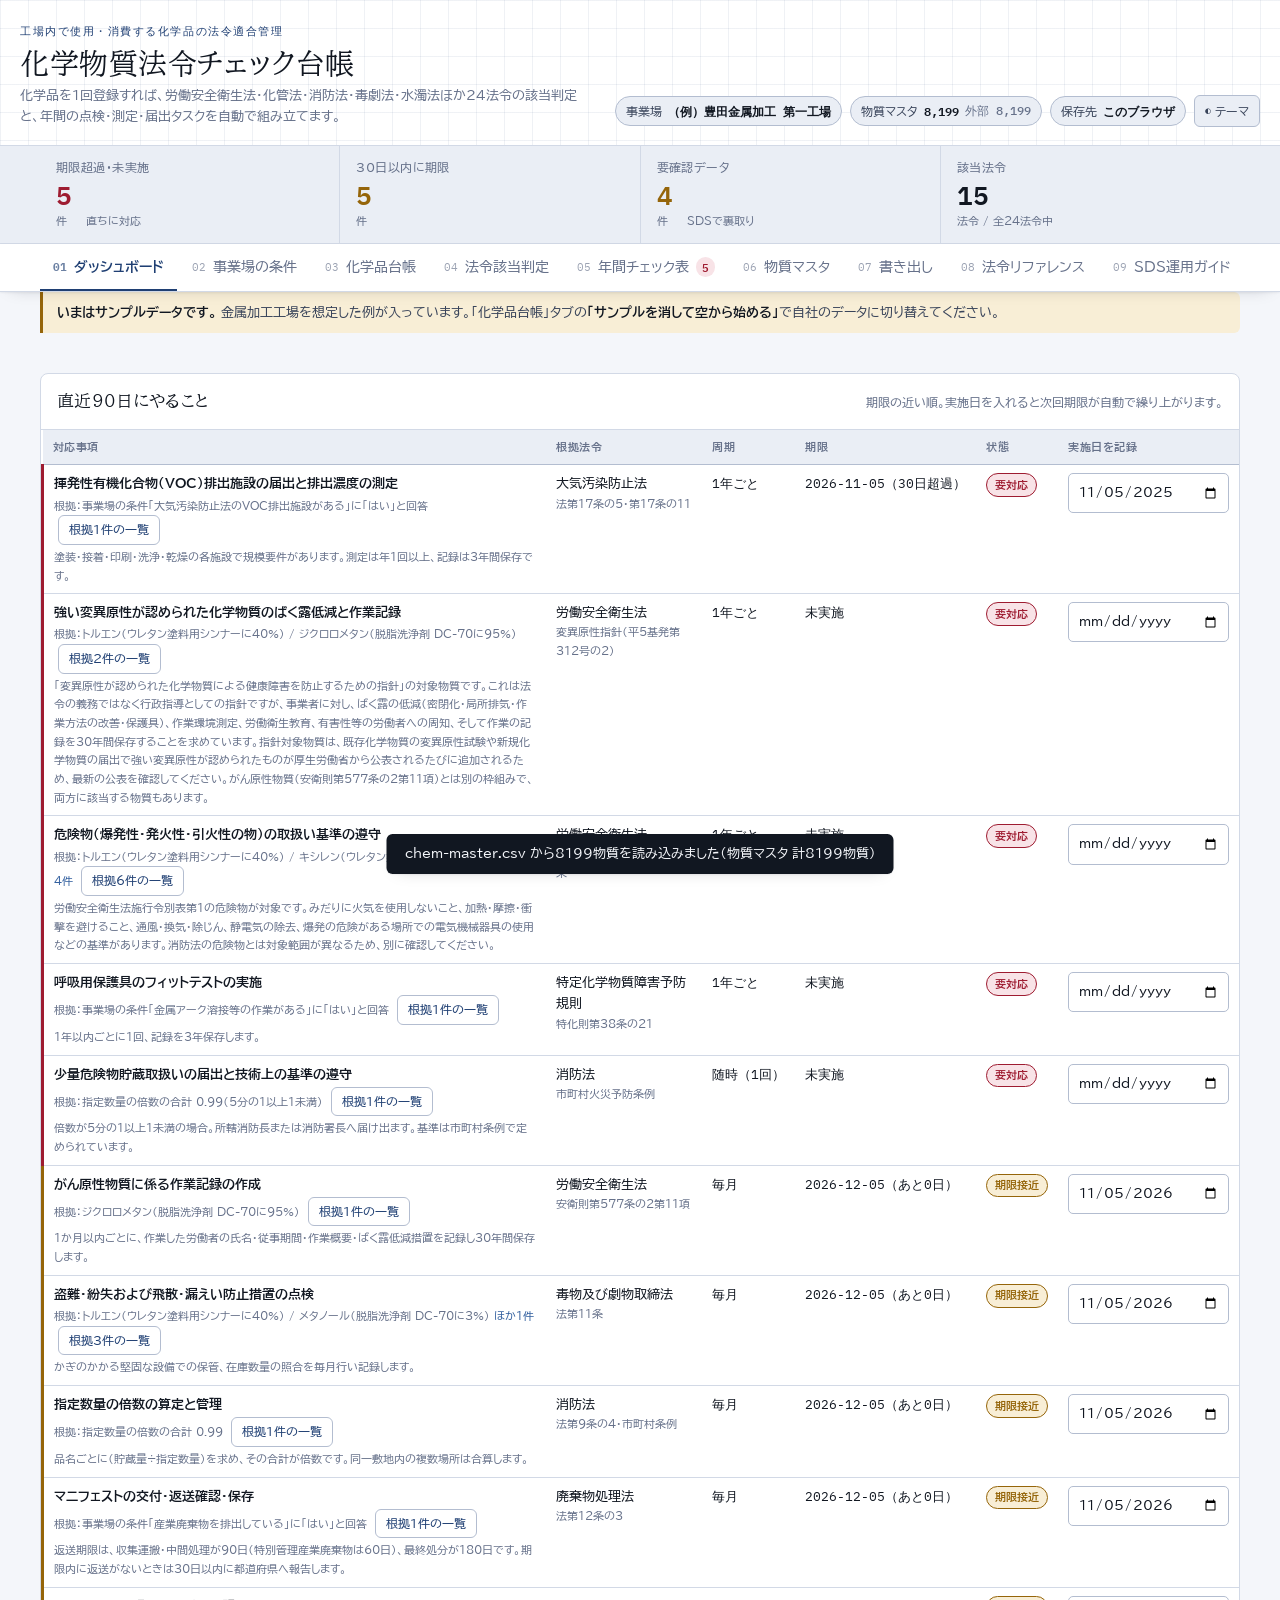
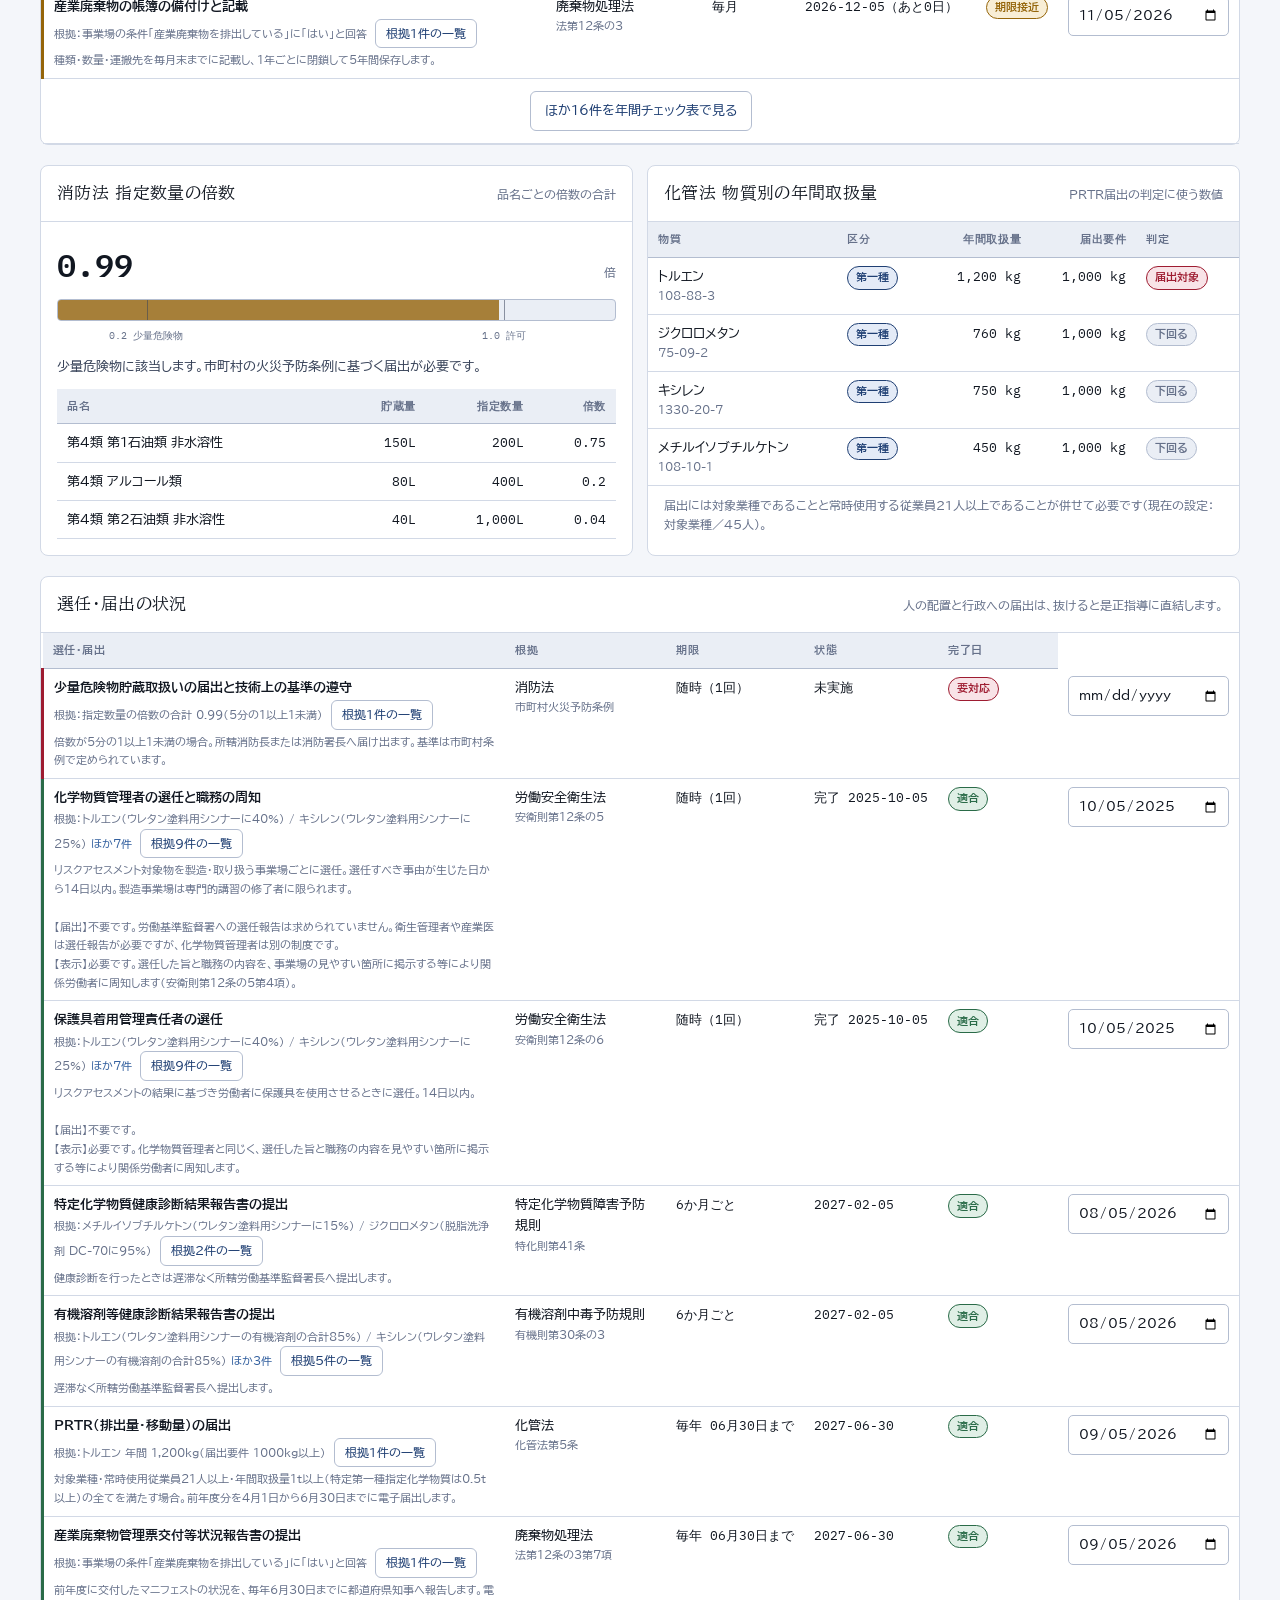
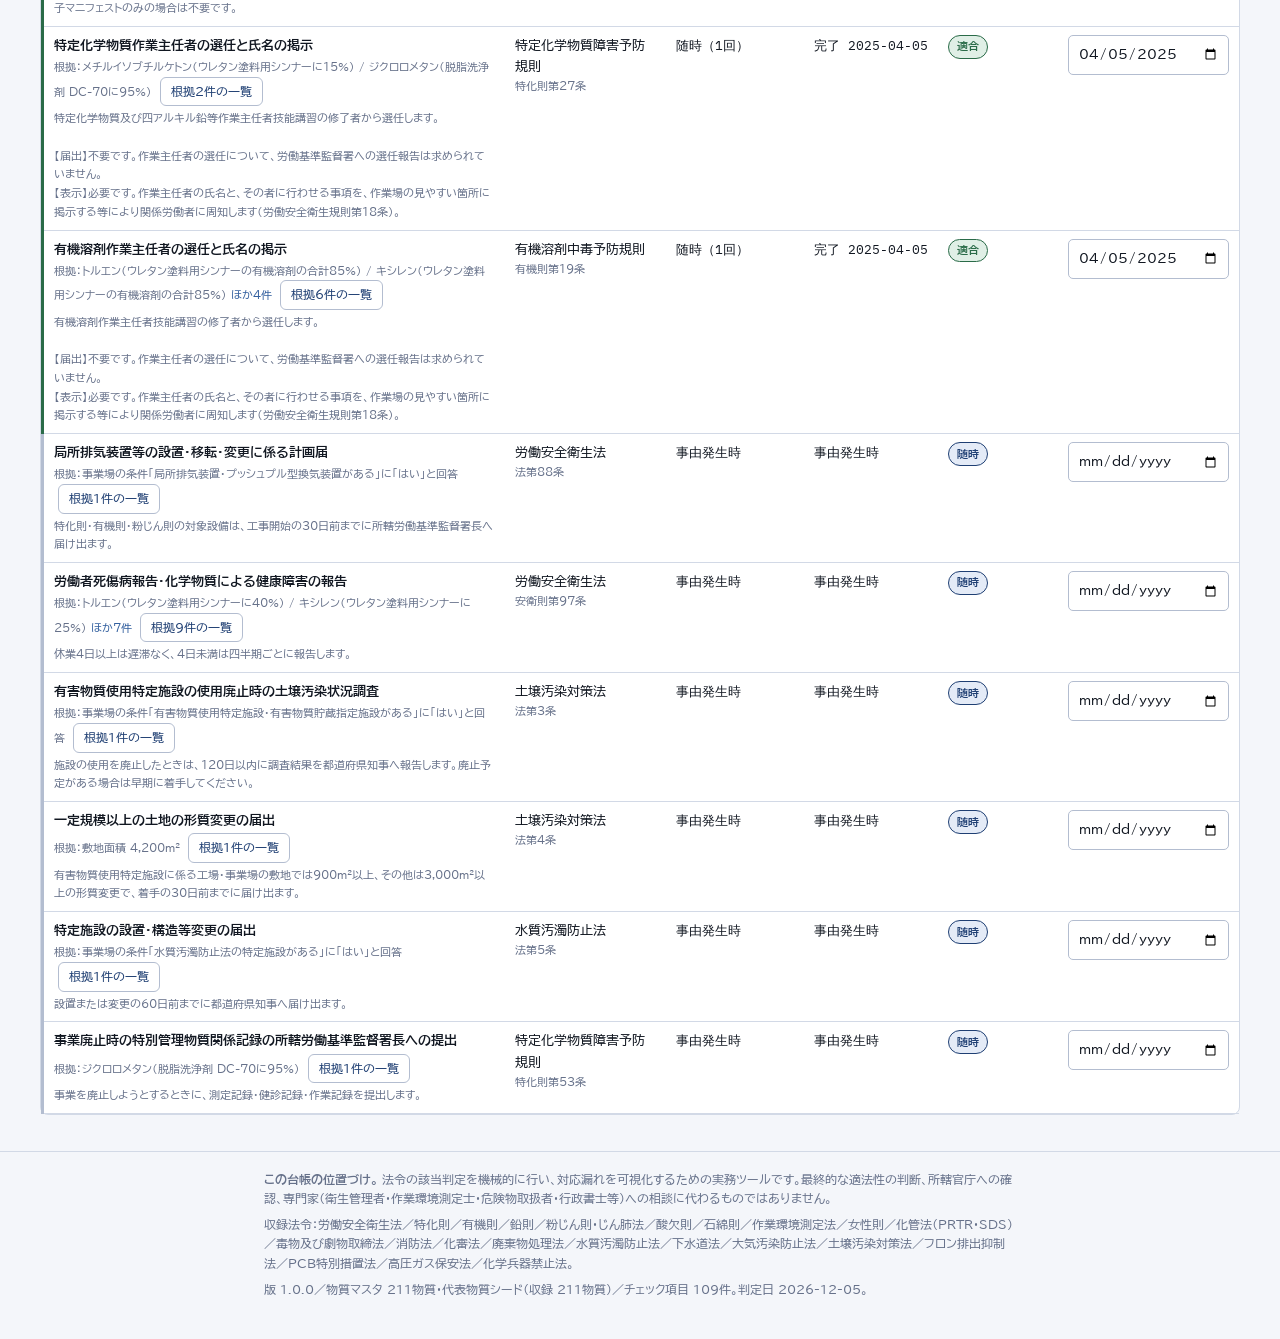
<file: chemical-compliance.html>
<!doctype html>
<html lang="ja">
<head>
<meta charset="utf-8">
<meta name="viewport" content="width=device-width, initial-scale=1">
<title>化学物質法令チェック台帳</title>
<link rel="preconnect" href="https://fonts.googleapis.com">
<link rel="preconnect" href="https://fonts.gstatic.com" crossorigin>
<link rel="stylesheet" href="https://fonts.googleapis.com/css2?family=BIZ+UDPGothic:wght@400;700&family=BIZ+UDPMincho&family=IBM+Plex+Mono:wght@400;500;600&display=swap">
<style>
/* ---- tokens: light (bare :root defines the complete palette) ---- */
:root{
  --paper:#f4f6fa;
  --surface:#ffffff;
  --surface-2:#eaeef5;
  --surface-3:#dfe5ef;
  --ink:#111721;
  --ink-2:#39445a;
  --muted:#66718a;
  --line:#d2d9e6;
  --line-2:#b3bdd0;
  --accent:#1f3f73;
  --accent-2:#33609f;
  --accent-soft:#e4ebf7;
  --on-accent:#ffffff;
  --ok:#2a6b48;
  --ok-soft:#e0efe6;
  --warn:#95650a;
  --warn-soft:#f8eed6;
  --crit:#9e1c31;
  --crit-soft:#f8e3e7;
  --grid:rgba(31,63,115,.07);
  --shadow:0 1px 2px rgba(17,23,33,.06), 0 6px 18px -12px rgba(17,23,33,.28);
  --mono:"IBM Plex Mono","Roboto Mono",ui-monospace,SFMono-Regular,Menlo,monospace;
  --sans:"BIZ UDPGothic","Hiragino Sans","Yu Gothic UI","Meiryo",system-ui,sans-serif;
  --serif:"BIZ UDPMincho","Hiragino Mincho ProN","Yu Mincho",serif;
}
@media (prefers-color-scheme: dark){
  :root:not([data-theme="light"]){
    --paper:#0d1117;
    --surface:#151c26;
    --surface-2:#1c2531;
    --surface-3:#26313f;
    --ink:#e7ecf5;
    --ink-2:#b9c4d6;
    --muted:#8e9bb2;
    --line:#2a3542;
    --line-2:#3b4859;
    --accent:#82abec;
    --accent-2:#a2c2f4;
    --accent-soft:#182741;
    --on-accent:#0d1117;
    --ok:#71c295;
    --ok-soft:#14271d;
    --warn:#dfb257;
    --warn-soft:#2c2413;
    --crit:#f0879b;
    --crit-soft:#2e141a;
    --grid:rgba(130,171,236,.09);
    --shadow:0 1px 2px rgba(0,0,0,.4), 0 8px 22px -14px rgba(0,0,0,.8);
  }
}
:root[data-theme="dark"]{
  --paper:#0d1117; --surface:#151c26; --surface-2:#1c2531; --surface-3:#26313f;
  --ink:#e7ecf5; --ink-2:#b9c4d6; --muted:#8e9bb2; --line:#2a3542; --line-2:#3b4859;
  --accent:#82abec; --accent-2:#a2c2f4; --accent-soft:#182741; --on-accent:#0d1117;
  --ok:#71c295; --ok-soft:#14271d; --warn:#dfb257; --warn-soft:#2c2413;
  --crit:#f0879b; --crit-soft:#2e141a; --grid:rgba(130,171,236,.09);
  --shadow:0 1px 2px rgba(0,0,0,.4), 0 8px 22px -14px rgba(0,0,0,.8);
}

*,*::before,*::after{box-sizing:border-box}
html{color-scheme:light dark}
body{
  margin:0; background:var(--paper); color:var(--ink);
  font-family:var(--sans); font-size:14px; line-height:1.7;
  -webkit-font-smoothing:antialiased;
}
img{max-width:100%}
[hidden]{display:none !important}
h1,h2,h3,h4{margin:0; text-wrap:balance; font-weight:700}
p{margin:0}
button,input,select,textarea{font:inherit; color:inherit}
:focus-visible{outline:2px solid var(--accent-2); outline-offset:2px; border-radius:2px}
@media (prefers-reduced-motion:reduce){*{animation:none !important; transition:none !important}}

.wrap{max-width:1240px; margin:0 auto; padding:0 20px}

/* ---- masthead: blueprint grid ---- */
.masthead{
  background:var(--surface);
  border-bottom:1px solid var(--line);
  background-image:
    repeating-linear-gradient(to right, var(--grid) 0 1px, transparent 1px 28px),
    repeating-linear-gradient(to bottom, var(--grid) 0 1px, transparent 1px 28px);
}
.mast-in{display:flex; flex-wrap:wrap; align-items:flex-end; gap:20px; padding:22px 0 18px}
.mast-id{flex:1 1 320px; min-width:0}
.eyebrow{
  font-family:var(--mono); font-size:11px; letter-spacing:.14em;
  text-transform:uppercase; color:var(--accent); margin-bottom:4px;
}
.masthead h1{font-family:var(--serif); font-size:29px; line-height:1.25; letter-spacing:.02em; font-weight:400}
.mast-sub{color:var(--muted); font-size:12.5px; margin-top:4px}
.mast-meta{display:flex; gap:8px; flex-wrap:wrap; align-items:center}
.chip{
  display:inline-flex; align-items:center; gap:6px; padding:4px 10px;
  border:1px solid var(--line-2); border-radius:999px; background:var(--surface-2);
  font-size:12px; color:var(--ink-2); white-space:nowrap;
}
.chip b{font-family:var(--mono); font-weight:600; color:var(--ink)}
.chip s{font-family:var(--mono); font-weight:500; color:var(--muted); text-decoration:none}
button.chip{cursor:pointer; font-family:var(--sans); font-size:12px}
button.chip:hover{background:var(--surface-3); border-color:var(--accent)}
.iconbtn{
  border:1px solid var(--line-2); background:var(--surface-2); color:var(--ink-2);
  border-radius:6px; padding:5px 10px; font-size:12px; cursor:pointer;
}
.iconbtn:hover{background:var(--surface-3); color:var(--ink)}

/* ---- status band ---- */
.band{border-bottom:1px solid var(--line); background:var(--surface-2)}
.band-in{display:grid; grid-template-columns:repeat(4,1fr); gap:1px; background:var(--line)}
.stat{background:var(--surface-2); padding:12px 16px; display:flex; flex-direction:column; gap:2px}
.stat .k{font-size:11.5px; color:var(--muted); letter-spacing:.04em}
.stat .v{font-family:var(--mono); font-size:26px; font-weight:600; line-height:1.15; font-variant-numeric:tabular-nums}
.stat .u{font-size:11px; color:var(--muted); font-family:var(--sans)}
.stat.is-crit .v{color:var(--crit)} .stat.is-warn .v{color:var(--warn)} .stat.is-ok .v{color:var(--ok)}
@media (max-width:720px){.band-in{grid-template-columns:repeat(2,1fr)}}

/* ---- tabs ---- */
.tabs{
  position:sticky; top:0; z-index:20; background:var(--surface);
  border-bottom:1px solid var(--line); box-shadow:var(--shadow);
}
.tabs-in{display:flex; gap:2px; overflow-x:auto; scrollbar-width:thin}
.tab{
  appearance:none; border:0; background:transparent; cursor:pointer;
  padding:12px 13px 10px; font-size:13.5px; color:var(--muted);
  border-bottom:2.5px solid transparent; white-space:nowrap; display:flex; gap:7px; align-items:center;
}
.tab:hover{color:var(--ink)}
.tab[aria-selected="true"]{color:var(--accent); border-bottom-color:var(--accent); font-weight:700}
.tab .num{font-family:var(--mono); font-size:11px; opacity:.65}
.tab .badge{
  font-family:var(--mono); font-size:10.5px; font-weight:600; padding:1px 6px; border-radius:999px;
  background:var(--crit-soft); color:var(--crit);
}

main{padding:24px 0 72px}
.panel{display:flex; flex-direction:column; gap:20px}
/* 08・09 埋め込んだ資料。もとは単体のページなので、
   自前の左右余白と最大幅がタブの中では二重になる。ここで打ち消す。 */
.panel.doc{gap:0; display:block}
.panel.doc .wrap{max-width:none; margin:0; padding-inline:0}
.panel.doc .masthead{position:static; margin:0 0 4px}

/* ---- generic blocks ---- */
.card{background:var(--surface); border:1px solid var(--line); border-radius:8px}
.card > .hd{
  display:flex; align-items:baseline; justify-content:space-between; gap:12px; flex-wrap:wrap;
  padding:13px 16px; border-bottom:1px solid var(--line);
}
.card > .hd h2{font-family:var(--serif); font-size:17px; font-weight:400; letter-spacing:.02em}
.card > .hd .note{font-size:12px; color:var(--muted)}
.card > .bd{padding:16px}
.card > .bd.flush{padding:0}
.lead{color:var(--ink-2); font-size:13px; max-width:66ch}

.sec-label{
  font-family:var(--mono); font-size:11px; letter-spacing:.13em; text-transform:uppercase;
  color:var(--muted); margin-bottom:8px;
}
.grid2{display:grid; grid-template-columns:repeat(auto-fit,minmax(260px,1fr)); gap:14px}
.grid3{display:grid; grid-template-columns:repeat(auto-fit,minmax(210px,1fr)); gap:12px}

/* ---- forms ---- */
.field{display:flex; flex-direction:column; gap:4px}
.field label{font-size:12px; color:var(--muted)}
.field .hint{font-size:11.5px; color:var(--muted)}
input[type=text],input[type=number],input[type=date],select,textarea{
  background:var(--surface); border:1px solid var(--line-2); border-radius:5px;
  padding:7px 9px; font-size:13px; width:100%; min-width:0;
}
input[type=number]{font-family:var(--mono); font-variant-numeric:tabular-nums}
textarea{resize:vertical; min-height:56px}
.check{display:flex; gap:8px; align-items:flex-start; padding:7px 9px; border:1px solid var(--line); border-radius:5px; background:var(--surface); cursor:pointer}
.check:hover{border-color:var(--line-2)}
.check input{margin:4px 0 0; flex:none; accent-color:var(--accent)}
.check span{font-size:12.5px; line-height:1.5}
.check small{display:block; color:var(--muted); font-size:11px; line-height:1.45}

.btn{
  appearance:none; cursor:pointer; border-radius:6px; padding:8px 14px; font-size:13px;
  border:1px solid var(--accent); background:var(--accent); color:var(--on-accent); font-weight:700;
}
.btn:hover{background:var(--accent-2); border-color:var(--accent-2)}
.btn.ghost{background:transparent; color:var(--accent); border-color:var(--line-2); font-weight:400}
.btn.ghost:hover{background:var(--accent-soft); border-color:var(--accent)}
.btn.danger{background:transparent; color:var(--crit); border-color:var(--line-2); font-weight:400}
.btn.danger:hover{background:var(--crit-soft); border-color:var(--crit)}
.btn:disabled{opacity:.45; cursor:not-allowed}
.btnrow{display:flex; gap:10px; flex-wrap:wrap; align-items:center}

/* ---- tables ---- */
.tw{overflow-x:auto}
table{border-collapse:collapse; width:100%; font-size:12.5px}
th,td{padding:8px 10px; text-align:left; border-bottom:1px solid var(--line); vertical-align:top}
thead th{
  position:sticky; top:0; background:var(--surface-2); color:var(--muted);
  font-size:11px; letter-spacing:.05em; font-weight:700; white-space:nowrap; z-index:1;
  border-bottom:1px solid var(--line-2);
}
tbody tr:hover{background:var(--surface-2)}
td.num,th.num{font-family:var(--mono); text-align:right; font-variant-numeric:tabular-nums; white-space:nowrap}
td.mono{font-family:var(--mono); white-space:nowrap}

/* ---- pills / severity ---- */
.pill{
  display:inline-block; padding:1.5px 8px; border-radius:999px; font-size:11px;
  font-weight:700; white-space:nowrap; border:1px solid transparent;
}
.p-crit{background:var(--crit-soft); color:var(--crit); border-color:var(--crit)}
.p-warn{background:var(--warn-soft); color:var(--warn); border-color:var(--warn)}
.p-ok{background:var(--ok-soft); color:var(--ok); border-color:var(--ok)}
.p-info{background:var(--accent-soft); color:var(--accent); border-color:var(--accent)}
.p-mute{background:var(--surface-2); color:var(--muted); border-color:var(--line-2)}

/* severity stripe on task rows */
tr.sev td:first-child{border-left:3px solid transparent}
tr.sev-crit td:first-child{border-left-color:var(--crit)}
tr.sev-warn td:first-child{border-left-color:var(--warn)}
tr.sev-ok td:first-child{border-left-color:var(--ok)}
tr.sev-info td:first-child{border-left-color:var(--line-2)}

/* ---- law result list ---- */
.laws{display:grid; grid-template-columns:repeat(auto-fill,minmax(300px,1fr)); gap:12px}
.law{
  border:1px solid var(--line); border-radius:7px; background:var(--surface);
  padding:12px 14px; display:flex; flex-direction:column; gap:7px;
}
.law.hit{border-color:var(--line-2)}
.law.off{opacity:.62}
.law-hd{display:flex; justify-content:space-between; gap:10px; align-items:baseline}
.law-hd h3{font-size:14px; font-weight:700; line-height:1.4}
.law .why{font-size:11.5px; color:var(--muted); line-height:1.6}
.law .why b{color:var(--ink-2); font-weight:400}
.law .cnt{font-family:var(--mono); font-size:11.5px; color:var(--muted)}

/* ---- product editor ---- */
.prod{border:1px solid var(--line); border-radius:7px; background:var(--surface); overflow:hidden}
.prod + .prod{margin-top:12px}
.prod-hd{
  display:flex; gap:10px; align-items:center; justify-content:space-between;
  padding:10px 14px; background:var(--surface-2); border-bottom:1px solid var(--line); flex-wrap:wrap;
}
.prod-hd .nm{font-weight:700; font-size:14px}
.prod-hd .tags{display:flex; gap:5px; flex-wrap:wrap}
.prod-bd{padding:14px; display:flex; flex-direction:column; gap:14px}
.comp{margin-bottom:9px}
.comp-row{display:grid; grid-template-columns:minmax(120px,1.1fr) minmax(140px,1.6fr) 90px 34px; gap:8px; align-items:start}
.comp-hit{display:flex; flex-wrap:wrap; gap:5px; align-items:center; margin-top:4px; font-size:11px; color:var(--muted); line-height:1.6}
.comp-hit .nm{color:var(--ink); font-weight:700; font-size:11.5px}
.comp-hit .miss{color:var(--warn)}
.comp-hit .use{border:1px solid var(--line-2); background:transparent; color:var(--accent); border-radius:4px; font-size:10.5px; padding:1px 7px; cursor:pointer}
.comp-hit .use:hover{background:var(--accent-soft); border-color:var(--accent)}
.comp-row .rm{border:1px solid var(--line-2); background:transparent; color:var(--muted); border-radius:5px; cursor:pointer; height:33px}
.comp-row .rm:hover{color:var(--crit); border-color:var(--crit)}
@media (max-width:620px){.comp-row{grid-template-columns:1fr 1fr 80px 34px}}

/* ---- 供給者への含有調査 ---- */
.decl{border:1px solid var(--line); border-radius:6px; background:var(--surface-2)}
.decl > summary{cursor:pointer; padding:8px 12px; font-size:12.5px; color:var(--accent); font-weight:700; list-style:none}
.decl > summary::-webkit-details-marker{display:none}
.decl > summary::before{content:"▸ "; }
.decl[open] > summary::before{content:"▾ "; }
.decl-bd{padding:4px 12px 12px; display:flex; flex-direction:column; gap:10px}
.decl-row{display:grid; grid-template-columns:1fr 118px 92px; gap:8px; align-items:center;
  padding:5px 0; border-top:1px solid var(--line)}
.decl-row .dl{font-size:12.5px; line-height:1.5}
.decl-row .dl small{display:block; color:var(--muted); font-size:10.5px; line-height:1.45}
.decl-row select, .decl-row input{padding:4px 7px; font-size:12px}
.decl-row.y{background:var(--crit-soft); border-radius:4px; padding-left:6px; padding-right:6px}
.decl-row.n{opacity:.72}
@media (max-width:620px){.decl-row{grid-template-columns:1fr 104px; }.decl-row input[data-declpct]{grid-column:2}}
.decl-meta{display:grid; grid-template-columns:repeat(auto-fit,minmax(150px,1fr)); gap:10px}

/* ---- gauge (消防法 指定数量倍数) ---- */
.gauge{display:flex; flex-direction:column; gap:6px}
.gauge-bar{position:relative; height:22px; background:var(--surface-2); border:1px solid var(--line-2); border-radius:4px; overflow:hidden}
.gauge-fill{position:absolute; inset:0 auto 0 0; background:var(--accent); opacity:.8}
.gauge-fill.warn{background:var(--warn)} .gauge-fill.crit{background:var(--crit)}
.gauge-tick{position:absolute; top:0; bottom:0; width:1px; background:var(--ink-2); opacity:.55}
.gauge-tick span{
  position:absolute; top:100%; left:0; transform:translateX(-50%); margin-top:3px;
  font-family:var(--mono); font-size:10px; color:var(--muted); white-space:nowrap;
}
.gauge-scale{height:15px}

.ms-src{border:1px solid var(--line); border-radius:7px; padding:12px 14px; background:var(--surface-2);
  display:flex; flex-direction:column; gap:9px}
.ms-src .row{display:flex; gap:8px; flex-wrap:wrap; align-items:center}
.ms-src .row input[type=text]{flex:1 1 260px; min-width:0}
.ms-state{font-size:11.5px; color:var(--muted); display:flex; gap:7px; align-items:baseline; flex-wrap:wrap}
.ms-state b{font-family:var(--mono); color:var(--ink-2); font-weight:500}
#panel-master.drop{outline:2px dashed var(--accent); outline-offset:-6px; border-radius:10px}
.ms-stat{border:1px solid var(--line); border-radius:6px; padding:9px 12px; background:var(--surface-2); display:flex; flex-direction:column; gap:1px}
.ms-stat .k{font-size:11px; color:var(--muted)}
.ms-stat .v{font-family:var(--mono); font-size:21px; font-weight:600; font-variant-numeric:tabular-nums}
.callout{
  border-left:3px solid var(--accent); background:var(--accent-soft);
  padding:10px 14px; border-radius:0 6px 6px 0; font-size:12.5px; color:var(--ink-2);
}
.callout.warn{border-left-color:var(--warn); background:var(--warn-soft)}
.callout.crit{border-left-color:var(--crit); background:var(--crit-soft)}
.callout b{color:var(--ink)}

.empty{padding:34px 16px; text-align:center; color:var(--muted); font-size:13px}
.foot{border-top:1px solid var(--line); margin-top:36px; padding:18px 0 40px; color:var(--muted); font-size:11.5px}
.foot .wrap{display:flex; flex-direction:column; gap:6px; max-width:88ch}

.toast{
  position:fixed; left:50%; bottom:26px; transform:translateX(-50%);
  background:var(--ink); color:var(--paper); padding:9px 18px; border-radius:6px;
  font-size:13px; box-shadow:var(--shadow); z-index:60;
  display:flex; gap:14px; align-items:center; max-width:calc(100vw - 32px);
}
.toast-act{
  border:1px solid currentColor; background:transparent; color:inherit;
  border-radius:5px; padding:2px 10px; font-size:12px; cursor:pointer; white-space:nowrap;
}
.toast-act:hover{background:rgba(128,128,128,.25)}

/* 確認は必ずページ内で行う。サンドボックス下ではブラウザのconfirmが無視されるため */
dialog{
  border:1px solid var(--line-2); border-radius:10px; padding:0; color:var(--ink);
  background:var(--surface); max-width:min(470px, calc(100vw - 32px));
  box-shadow:0 20px 54px -22px rgba(0,0,0,.55);
}
dialog::backdrop{background:rgba(10,14,20,.5)}
.dlg-bd{padding:20px 22px 4px; display:flex; flex-direction:column; gap:9px}
.dlg-bd h3{font-family:var(--serif); font-size:18px; font-weight:400}
.dlg-bd p{font-size:13px; color:var(--ink-2); line-height:1.8}
.dlg-ft{display:flex; gap:10px; justify-content:flex-end; padding:16px 22px 18px}

.btn.sm{padding:4px 10px; font-size:11.5px}

/* ---- 事業場の条件（はい／いいえ／未回答） ---- */
.site-na{font-size:12px; color:var(--muted); margin:0 0 12px; line-height:1.8}
.site-hint{font-size:12px; color:var(--muted); margin:0 0 12px; line-height:1.8}
.lw{display:flex; align-items:center; gap:12px; flex-wrap:wrap; padding:9px 14px;
    border:1px solid var(--line); border-radius:8px; background:var(--surface)}
.lw.off{background:var(--surface-2); border-style:dashed}
.lw-t{flex:1; min-width:9em; font-size:13px}
.lw.off .lw-t{color:var(--muted)}
.lw input{font:inherit; font-size:12px; width:11em; padding:5px 9px; border-radius:6px;
  border:1px solid var(--line-2); background:var(--surface); color:var(--ink)}
.law.dept{opacity:.85; border-style:dashed}
.site-na.warn{color:var(--warn); font-weight:700}
.sq{display:flex; flex-direction:column; gap:8px; padding:12px 14px;
    border:1px solid var(--line); border-radius:8px; background:var(--surface)}
.sq.na{border-style:dashed; border-color:var(--line-2); background:var(--surface-2)}
.sq-t{font-size:13px; line-height:1.6}
.sq-t small{display:block; font-size:11px; color:var(--muted); line-height:1.7; margin-top:2px}
.tri{display:flex; gap:0; align-self:flex-start; border:1px solid var(--line-2);
     border-radius:6px; overflow:hidden}
.tri button{font:inherit; font-size:12px; cursor:pointer; padding:5px 12px; border:0;
  background:var(--surface); color:var(--muted); border-right:1px solid var(--line-2)}
.tri button:last-child{border-right:0}
.tri button:hover{color:var(--accent)}
.tri button.on{background:var(--accent); color:var(--on-accent); font-weight:700}
.tri button[data-val="n"].on{background:var(--ink-2)}
.tri button[data-val=""].on{background:var(--warn); color:var(--on-accent)}
.tri button:focus-visible{outline:2px solid var(--accent); outline-offset:-2px}
.issue-cas{font-size:11px; color:var(--muted); margin-top:1px}

/* ---- 根拠の一覧 ---- */
#reasonDlg{max-width:min(660px, calc(100vw - 24px)); width:660px}
.reasons{color:var(--muted); font-size:11px; margin-top:2px; line-height:1.7}
.reasons .rmore{color:var(--accent-2)}
.reasons .btn{margin-left:4px; vertical-align:baseline}
.rsn-tools{display:flex; align-items:center; gap:12px; padding:0 22px 14px}
.rsn-tools input{font:inherit; font-size:13px; flex:1; min-width:0; padding:8px 12px;
  border-radius:7px; border:1px solid var(--line-2); background:var(--surface); color:var(--ink)}
.rsn-tools span{font-family:var(--mono); font-size:11.5px; color:var(--muted); white-space:nowrap}
.rsn-list{margin:0; padding-left:2.2em; display:flex; flex-direction:column; gap:5px}
.rsn-list li{font-size:13px; line-height:1.7; color:var(--ink-2)}
.rsn-list li::marker{font-family:var(--mono); font-size:11px; color:var(--muted)}
.rsn-list li.none{list-style:none; margin-left:-2.2em; color:var(--muted); font-size:12.5px}

/* ---- 物質の登録ウィザード ---- */
#wizDlg{max-width:min(660px, calc(100vw - 24px)); width:660px}
.wiz-hd{display:flex; align-items:flex-start; gap:16px; padding:20px 22px 14px}
.wiz-hd h3{font-family:var(--serif); font-size:20px; font-weight:400; margin:2px 0 0; line-height:1.35}
.wiz-eyebrow{font-family:var(--mono); font-size:11px; letter-spacing:.1em; color:var(--muted)}
.wiz-bar{height:3px; background:var(--surface-3)}
.wiz-bar-in{height:100%; background:var(--accent); transition:width .18s ease}
@media (prefers-reduced-motion:reduce){ .wiz-bar-in{transition:none} }
.wiz-bd{padding:20px 22px 6px; max-height:min(62vh, 560px); overflow-y:auto}
.wiz-ft{display:flex; gap:10px; align-items:center; padding:14px 22px 18px;
        border-top:1px solid var(--line); margin-top:14px}
.wiz-note{font-size:12px; color:var(--crit)}
.wiz-lead{font-size:13px; color:var(--ink-2); line-height:1.85; margin:0 0 16px}
.wiz-art{font-family:var(--mono); font-size:11.5px; color:var(--accent-2); margin:0 0 6px}
.wiz-q{font-size:16px; font-weight:700; line-height:1.6; margin:0 0 14px; text-wrap:balance}
.wiz-sds{background:var(--surface-2); border-radius:7px; padding:12px 16px; margin:0 0 16px}
.wiz-sds-t{font-size:11.5px; color:var(--muted); margin:0 0 6px; letter-spacing:.02em}
.wiz-sds ul{margin:0; padding-left:1.15em}
.wiz-sds li{font-size:12.5px; line-height:1.75; color:var(--ink-2)}
.wiz-ask{display:flex; align-items:flex-start; gap:10px; margin:0 0 14px;
  padding:10px 14px; border-radius:7px; background:var(--accent-soft)}
.wiz-ask span{font-size:11.5px; color:var(--ink-2); line-height:1.7}
.wiz-ask .btn{flex:none; white-space:nowrap}
.wiz-ask.all{flex-direction:column; gap:7px; margin-top:18px}
.wiz-cut{background:var(--surface-2); border-left:3px solid var(--line-2);
  border-radius:0 7px 7px 0; padding:10px 14px; margin:0 0 14px}
.wiz-cut p{margin:0; font-size:12.5px; line-height:1.75; color:var(--ink-2)}
.wiz-cut .wiz-cut-t{font-size:11px; color:var(--muted); margin-bottom:3px; letter-spacing:.02em}
.wiz-cut .src{font-size:11px; color:var(--muted); margin-top:4px}
.wiz-cut-in{display:flex; flex-direction:column; gap:4px; margin-top:10px;
  padding-top:10px; border-top:1px solid var(--line)}
.wiz-cut-in label{font-size:11.5px; color:var(--ink-2)}
.wiz-cut-in input{font:inherit; font-family:var(--mono); font-size:13px; max-width:130px;
  padding:6px 10px; border-radius:6px; border:1px solid var(--line-2);
  background:var(--surface); color:var(--ink)}
.wiz-cut-in span{font-size:11px; color:var(--muted); line-height:1.7}
.wiz-copybox{padding:0 22px 4px}
.wiz-copybox p{font-size:11.5px; color:var(--warn); margin:0 0 5px}
.wiz-copybox textarea{font-family:var(--mono); font-size:11px; width:100%; padding:8px 10px;
  border-radius:6px; border:1px solid var(--line-2); background:var(--surface-2); color:var(--ink)}
.wiz-opts{display:flex; flex-wrap:wrap; gap:8px; margin:0 0 14px}
.wiz-opt{font:inherit; font-size:13px; cursor:pointer; padding:9px 16px; border-radius:7px;
  border:1px solid var(--line-2); background:var(--surface); color:var(--ink-2)}
.wiz-opt:hover{border-color:var(--accent); color:var(--accent)}
.wiz-opt.on{background:var(--accent); border-color:var(--accent); color:var(--on-accent); font-weight:700}
.wiz-opt:focus-visible{outline:2px solid var(--accent); outline-offset:2px}
.wiz-select{font:inherit; font-size:13px; width:100%; padding:9px 12px; border-radius:7px;
  border:1px solid var(--line-2); background:var(--surface); color:var(--ink)}
.wiz-why{font-size:12.5px; color:var(--ink-2); line-height:1.8; margin:0 0 6px;
  padding-left:12px; border-left:2px solid var(--accent-soft)}
.wiz-hint-line{font-size:12px; color:var(--muted); line-height:1.75; margin:8px 0 0}
.wiz-field{display:flex; flex-direction:column; gap:5px; margin:0 0 16px}
.wiz-field.sm{margin-bottom:10px}
.wiz-field label{font-size:12px; color:var(--muted)}
.wiz-field input,.wiz-field textarea{font:inherit; font-size:14px; padding:9px 12px; border-radius:7px;
  border:1px solid var(--line-2); background:var(--surface); color:var(--ink); width:100%}
.wiz-field input.mono{font-family:var(--mono)}
.wiz-field .wiz-hint{font-size:11.5px; color:var(--muted)}
.wiz-extra{background:var(--surface-2); border-radius:7px; padding:14px 16px 6px; margin:0 0 14px}
.wiz-found{font-size:12.5px; line-height:1.8; padding:12px 16px; border-radius:7px;
  background:var(--warn-soft); color:var(--warn); border-left:3px solid var(--warn)}
.wiz-found.new{background:var(--ok-soft); color:var(--ok); border-left-color:var(--ok)}
.wiz-unsure{font-size:12.5px; line-height:1.8; padding:12px 16px; border-radius:7px; margin:0 0 16px;
  background:var(--warn-soft); color:var(--warn); border-left:3px solid var(--warn)}
table.wiz-review{width:100%; border-collapse:collapse; font-size:12.5px}
table.wiz-review td{padding:7px 10px; border-bottom:1px solid var(--line)}
table.wiz-review td .sh{display:block; font-size:11px; color:var(--muted); margin-top:1px}
table.wiz-review td.v{text-align:right; white-space:nowrap; color:var(--muted); vertical-align:top}
table.wiz-review td.v.hit{color:var(--crit); font-weight:700}
table.wiz-review td.v.unsure{color:var(--warn); font-weight:700}
@media (max-width:560px){
  #wizDlg{width:auto}
  .wiz-ask{flex-direction:column; gap:7px}
  .wiz-ask .btn{width:100%}
  .wiz-opts{flex-direction:column}
  .wiz-opt{width:100%; text-align:left}
}

@media print{
  .tabs,.masthead .mast-meta,.btnrow,.toast,.no-print{display:none !important}
  body{background:#fff; font-size:10.5pt}
  .card{break-inside:avoid; border-color:#999}
  .panel{gap:12px}
  @page{size:A4; margin:14mm}
}

/* ---- 化学品台帳の一覧表印刷（A3横） ----
   画面では折りたたみ式のカードで1件ずつ編集し、紙では1行1成分の表にする。
   用紙サイズは印刷の直前に #pagecss へ流し込み、印刷後に戻す。 */
#chemPrint{display:none}
@media print{
  html[data-print="chem"] #chemPrint{display:block}
  html[data-print="chem"] #prodList,
  html[data-print="chem"] #panel-chem .lead,
  html[data-print="chem"] #panel-chem > .card > .hd,
  html[data-print="chem"] .masthead,
  html[data-print="chem"] .band,
  html[data-print="chem"] .foot{display:none !important}
  html[data-print="chem"] .card{break-inside:auto; border:none}
  html[data-print="chem"] .card > .bd{padding:0}
  #chemPrint .cp-hd{display:flex; justify-content:space-between; align-items:baseline;
      border-bottom:1.2pt solid #333; padding-bottom:2mm; margin-bottom:3mm}
  #chemPrint{color:#111}
  #chemPrint .cp-hd{border-bottom-color:#333}
  #chemPrint .cp-hd h3{font-size:13pt; font-weight:700; margin:0}
  #chemPrint .cp-hd .m{font-size:8.5pt; color:#444}
  #chemPrint table{width:100%; border-collapse:collapse; font-size:8pt; table-layout:fixed}
  #chemPrint thead{display:table-header-group}
  #chemPrint th{background:#eceff4; border:.5pt solid #888; padding:1.6mm 1.6mm;
      text-align:left; font-size:7.8pt; font-weight:700}
  #chemPrint td{border:.5pt solid #aaa; padding:1.4mm 1.6mm; vertical-align:top;
      line-height:1.45; word-break:break-word}
  #chemPrint td.num{text-align:right; font-variant-numeric:tabular-nums}
  #chemPrint td.pn{font-weight:700}
  #chemPrint tbody tr{background:#fff}
  #chemPrint tbody tr.alt{background:#f4f6f9}
  #chemPrint tr{break-inside:avoid}
  #chemPrint .sub{color:#555; font-size:7.4pt; display:block}
  #chemPrint .cp-ft{margin-top:3mm; font-size:7.6pt; color:#444; line-height:1.6}
  #chemPrint .cp-empty{font-size:9pt}
}
</style>
<style id="pagecss"></style>
</head>
<body>
<header class="masthead">
  <div class="wrap mast-in">
    <div class="mast-id">
      <p class="eyebrow">工場内で使用・消費する化学品の法令適合管理</p>
      <h1>化学物質法令チェック台帳</h1>
      <p class="mast-sub">化学品を1回登録すれば、労働安全衛生法・化管法・消防法・毒劇法・水濁法ほか<span id="lawCountInline">21</span>法令の該当判定と、年間の点検・測定・届出タスクを自動で組み立てます。</p>
    </div>
    <div class="mast-meta">
      <span class="chip">事業場 <b id="chipSite">—</b></span>
      <button class="chip" id="chipMaster" type="button" title="物質マスタを開く">物質マスタ <b>—</b></button>
      <span class="chip">保存先 <b id="chipStore">—</b></span>
      <button class="iconbtn" id="btnTheme" type="button" title="表示テーマを切り替え">◐ テーマ</button>
    </div>
  </div>
</header>

<div class="band">
  <div class="wrap">
    <div class="band-in">
      <div class="stat" id="statOverdue"><span class="k">期限超過・未実施</span><span class="v">0</span><span class="u">件 — 直ちに対応</span></div>
      <div class="stat" id="statSoon"><span class="k">30日以内に期限</span><span class="v">0</span><span class="u">件</span></div>
      <div class="stat" id="statUnknown"><span class="k">要確認データ</span><span class="v">0</span><span class="u">件 — SDSで裏取り</span></div>
      <div class="stat" id="statLaws"><span class="k">該当法令</span><span class="v">0</span><span class="u">法令 / 全21法令中</span></div>
    </div>
  </div>
</div>

<nav class="tabs" aria-label="画面切替">
  <div class="wrap tabs-in" role="tablist">
    <button class="tab" role="tab" data-tab="dash" aria-selected="true"><span class="num">01</span>ダッシュボード</button>
    <button class="tab" role="tab" data-tab="site" aria-selected="false"><span class="num">02</span>事業場の条件</button>
    <button class="tab" role="tab" data-tab="chem" aria-selected="false"><span class="num">03</span>化学品台帳</button>
    <button class="tab" role="tab" data-tab="law" aria-selected="false"><span class="num">04</span>法令該当判定</button>
    <button class="tab" role="tab" data-tab="task" aria-selected="false"><span class="num">05</span>年間チェック表<span class="badge" id="tabBadge" hidden>0</span></button>
    <button class="tab" role="tab" data-tab="master" aria-selected="false"><span class="num">06</span>物質マスタ</button>
    <button class="tab" role="tab" data-tab="out" aria-selected="false"><span class="num">07</span>書き出し</button>
    <button class="tab" role="tab" data-tab="ref" aria-selected="false"><span class="num">08</span>法令リファレンス</button>
    <button class="tab" role="tab" data-tab="guide" aria-selected="false"><span class="num">09</span>SDS運用ガイド</button>
  </div>
</nav>

<main class="wrap">

  <!-- 01 ダッシュボード -->
  <section class="panel" id="panel-dash" role="tabpanel">
    <div id="sampleNotice"></div>
    <div id="scopeNote"></div>

    <div class="card">
      <div class="hd">
        <h2>直近90日にやること</h2>
        <span class="note">期限の近い順。実施日を入れると次回期限が自動で繰り上がります。</span>
      </div>
      <div class="bd flush"><div class="tw"><table id="tblSoon">
        <thead><tr>
          <th style="min-width:190px">対応事項</th><th style="min-width:150px">根拠法令</th>
          <th>周期</th><th>期限</th><th>状態</th><th style="min-width:120px">実施日を記録</th>
        </tr></thead><tbody></tbody>
      </table></div></div>
    </div>

    <div class="grid2">
      <div class="card">
        <div class="hd"><h2>消防法 指定数量の倍数</h2><span class="note">品名ごとの倍数の合計</span></div>
        <div class="bd" id="boxShobo"></div>
      </div>
      <div class="card">
        <div class="hd"><h2>化管法 物質別の年間取扱量</h2><span class="note">PRTR届出の判定に使う数値</span></div>
        <div class="bd flush" id="boxPrtr"></div>
      </div>
    </div>

    <div class="card">
      <div class="hd"><h2>選任・届出の状況</h2><span class="note">人の配置と行政への届出は、抜けると是正指導に直結します。</span></div>
      <div class="bd flush"><div class="tw"><table id="tblAppoint">
        <thead><tr><th style="min-width:180px">選任・届出</th><th style="min-width:150px">根拠</th><th>期限</th><th>状態</th><th style="min-width:120px">完了日</th></tr></thead>
        <tbody></tbody>
      </table></div></div>
    </div>
  </section>

  <!-- 02 事業場 -->
  <section class="panel" id="panel-site" role="tabpanel" hidden>
    <div class="card">
      <div class="hd"><h2>事業場の条件</h2><span class="note">ここの回答が届出義務の有無を決めます。1回入れれば以後は変更時だけ。</span></div>
      <div class="bd" style="display:flex; flex-direction:column; gap:18px">
        <div class="grid2">
          <div class="field"><label for="fSiteName">事業場名</label><input type="text" id="fSiteName" data-site="name" placeholder="○○製作所 第一工場"></div>
          <div class="field"><label for="fSiteAddr">所在地（都道府県・市町村）</label><input type="text" id="fSiteAddr" data-site="addr" placeholder="愛知県豊田市"><span class="hint">少量危険物の届出や上乗せ条例は市町村ごとに異なります。</span></div>
          <div class="field"><label for="fEmp">常時使用する従業員数</label><input type="number" id="fEmp" data-site="employees" min="0" step="1"><span class="hint">21人以上が化管法PRTR届出の要件のひとつです。</span></div>
          <div class="field"><label for="fArea">敷地面積（m²）</label><input type="number" id="fArea" data-site="area" min="0" step="1"><span class="hint">土壌汚染対策法の形質変更の届出規模の判定に使います。</span></div>
        </div>

        <div>
          <p class="sec-label">業種・排水</p>
          <p class="site-na"></p>
          <div class="grid3" id="siteChecks1"></div>
        </div>
        <div>
          <p class="sec-label">設備・作業の有無</p>
          <div class="grid3" id="siteChecks2"></div>
        </div>
        <div>
          <p class="sec-label">廃棄物・その他</p>
          <div class="grid3" id="siteChecks3"></div>
        </div>
        <div>
          <p class="sec-label">この台帳で管理する法令</p>
          <p class="site-hint">消防法は設備部門、廃棄物処理法は環境部門というように担当が分かれている場合は、
            この台帳で追わない法令を「他部署」に切り替えてください。
            該当判定は止まりません。外した法令は「法令該当判定」タブの「他部署が管理」に残り、
            要対応の件数と年間チェック表からは外れます。</p>
          <div class="grid2" id="lawScope"></div>
        </div>
      </div>
    </div>
  </section>

  <!-- 03 化学品台帳 -->
  <section class="panel" id="panel-chem" role="tabpanel" hidden>
    <div class="card">
      <div class="hd">
        <h2>化学品台帳</h2>
        <span class="note">入力はSDSの第1項・第3項・第15項から写すだけです。</span>
      </div>
      <div class="bd" style="display:flex; flex-direction:column; gap:14px">
        <p class="lead">SDS第3項の成分とCAS番号を入れると、内蔵の物質マスタ（<span id="masterCount">0</span>物質）と突き合わせて特化則・有機則・化管法・毒劇法などの該当を自動で判定します。マスタにない物質は「要確認」として必ずタスクに残るので、黙って対象外になることはありません。</p>
        <div class="btnrow">
          <button class="btn" id="btnAddProd" type="button">＋ 化学品を追加</button>
          <button class="btn ghost" id="btnImportCsv" type="button">CSVから取り込み</button>
          <input type="file" id="fileCsv" accept=".csv,text/csv" hidden>
          <button class="btn danger" id="btnClearSample" type="button" hidden>サンプルを消して空から始める</button>
        </div>
        <div id="prodList"></div>
        <div class="btnrow" id="chemBottomBar">
          <button class="btn" id="btnAddProd2" type="button">＋ 化学品を追加</button>
          <button class="btn ghost" id="btnPrintChem" type="button">一覧表を印刷（A3横）</button>
        </div>
        <div id="chemPrint"></div>
      </div>
    </div>
  </section>

  <!-- 04 法令判定 -->
  <section class="panel" id="panel-law" role="tabpanel" hidden>
    <div class="card">
      <div class="hd"><h2>法令該当判定</h2><span class="note">該当と判定した根拠を物質名まで遡って表示します。</span></div>
      <div class="bd" style="display:flex; flex-direction:column; gap:16px">
        <div id="lawUnknownBox"></div>
        <div><p class="sec-label">該当あり（この台帳で管理）</p><div class="laws" id="lawsHit"></div></div>
        <div id="lawsDeptBox" hidden><p class="sec-label">該当あり（他部署が管理）</p>
          <div class="laws" id="lawsDept"></div></div>
        <div><p class="sec-label">現在の入力では該当なし</p><div class="laws" id="lawsOff"></div></div>
      </div>
    </div>
  </section>

  <!-- 05 チェック表 -->
  <section class="panel" id="panel-task" role="tabpanel" hidden>
    <div class="card">
      <div class="hd">
        <h2>年間チェック表</h2>
        <span class="note">該当と判定された義務だけを並べています。実施日を入れれば次回期限が自動計算されます。</span>
      </div>
      <div class="bd" style="display:flex; flex-direction:column; gap:12px">
        <div class="btnrow no-print">
          <select id="filterCat" style="width:auto"><option value="">分類：すべて</option></select>
          <select id="filterLaw" style="width:auto"><option value="">法令：すべて</option></select>
          <select id="filterScope" style="width:auto">
            <option value="">この台帳で管理する法令のみ</option>
            <option value="all">他部署が管理する法令も表示</option>
          </select>
          <select id="filterStat" style="width:auto">
            <option value="">状態：すべて</option>
            <option value="crit">要対応のみ</option>
            <option value="warn">期限接近のみ</option>
            <option value="ok">適合のみ</option>
          </select>
          <button class="btn ghost" id="btnPrint" type="button">印刷 / PDF</button>
        </div>
        <div class="tw"><table id="tblTask">
          <thead><tr>
            <th style="min-width:210px">対応事項</th><th style="min-width:160px">根拠条文</th>
            <th>分類</th><th>周期</th><th>期限</th><th>状態</th>
            <th style="min-width:118px">実施日</th><th style="min-width:110px">担当</th><th>記録保存</th>
          </tr></thead><tbody></tbody>
        </table></div>
        <p class="note" style="font-size:11.5px; color:var(--muted)">記録保存年数は法定の最短年数です。特別管理物質・がん原性物質に関する記録は30年保存のものがあります。</p>
      </div>
    </div>
  </section>

  <!-- 06 物質マスタ -->
  <section class="panel" id="panel-master" role="tabpanel" hidden>
    <div class="card">
      <div class="hd"><h2>物質マスタ</h2><span class="note">CAS番号を法令区分に読み替えるための辞書です。</span></div>
      <div class="bd" style="display:flex; flex-direction:column; gap:16px">

        <div class="callout warn">
          <b>内蔵マスタは全対象物質を網羅していません。</b>
          労働安全衛生法のラベル表示・SDS交付・リスクアセスメントの対象物は、令和6年4月以降に段階的に拡大し、
          令和8年4月時点で2,000物質を大きく超えます（正確な物質数と対象は厚生労働省の一覧で確認してください）。
          化管法の指定化学物質も第一種515物質・第二種134物質あります。
          内蔵しているのは、工場で実際に使われる代表物質と、特化則・有機則のように対象が閉じているリストです。
          自社で使う物質がここに無い場合は、下の取り込みで追加してください。取り込んだ物質は内蔵側より優先されます。
        </div>

        <div id="msEnv"></div>

        <div class="card" id="msImportPanel" hidden style="border-color:var(--accent)">
          <div class="hd">
            <h2>取り込みの確認</h2>
            <span class="note" id="msImpFile"></span>
          </div>
          <div class="bd" style="display:flex; flex-direction:column; gap:16px">
            <p class="lead" id="msImpDetect"></p>

            <div>
              <p class="sec-label">どの列を読むか</p>
              <div class="grid3">
                <div class="field"><label for="msImpCas">CAS番号の列</label><select id="msImpCas"></select></div>
                <div class="field"><label for="msImpName">物質名の列</label><select id="msImpName"></select></div>
                <div class="field"><label for="msImpHead">見出し行（何行目か）</label><input type="number" id="msImpHead" min="0" step="1" value="1"><span class="hint">0にすると見出し無しとして扱います</span></div>
              </div>
            </div>

            <div>
              <p class="sec-label">この表に載っている物質すべてに設定する区分</p>
              <p class="hint" style="margin-bottom:8px">法令ごとに公開されている一覧を取り込むときに使います。たとえば化管法の第一種指定化学物質の一覧なら「化管法＝第一種」を選びます。「変更しない」にした項目は、既存の値がそのまま残ります。</p>
              <div class="grid3" id="msImpSet"></div>
            </div>

            <label class="check"><input type="checkbox" id="msImpByHeader">
              <span>見出しが一致する列はその値を使う<small>書き出したマスタや、同じ列名を持つ表を戻すときに使います</small></span></label>

            <div id="msImpPreview"></div>

            <div class="btnrow">
              <button class="btn" id="msImpApply" type="button">この内容で取り込む</button>
              <button class="btn ghost" id="msImpCancel" type="button">やめる</button>
            </div>
          </div>
        </div>
        <div class="grid3" id="masterStats"></div>

        <div class="ms-src">
          <div>
            <p class="sec-label" style="margin-bottom:6px">マスタの参照元</p>
            <p style="font-size:12.5px;color:var(--ink-2);line-height:1.8">
              このHTMLと同じフォルダに置いたマスタを、起動時に自動で読み込みます。
              サーバから配信している場合は <b style="font-family:var(--mono)">chem-master.csv</b>、
              ファイルを直接開く（ダブルクリックする）場合は <b style="font-family:var(--mono)">chem-master.js</b> を置いてください。
              ブラウザの制約で、直接開いたときに読めるのは後者だけです。どちらも同じ内容で、両方置いておけば環境を問わず動きます。
              別の場所にあるときは下にURLを入れてください。
              公式サイトのExcel（.xlsx）やCSVは、この画面にドラッグするか「Excel・CSVを取り込み」から読み込めます。
              <br>置いたファイルから読み込んだ分はブラウザに保存せず、起動のたびに読み直します。
              NITEの化審法辞書のように数万件ある辞書でも扱えます。手で取り込んだ物質は従来どおり保存されます。
            </p>
          </div>
          <div class="row">
            <input type="text" id="msUrl" placeholder="https://intra.example.co.jp/chem/chem-master.csv" spellcheck="false" autocomplete="off">
            <button class="btn ghost" id="btnMsFetch" type="button">今すぐ取得</button>
            <button class="btn ghost" id="btnMsFetchClear" type="button">URLを消す</button>
          </div>
          <div class="ms-state" id="msState"></div>
        </div>

        <div class="btnrow">
          <input type="search" id="msQuery" placeholder="CAS番号・物質名で検索" style="max-width:260px">
          <select id="msFilter" style="width:auto">
            <option value="">法令：すべて</option>
            <option value="tokka">特化則</option>
            <option value="sp">特別管理物質</option>
            <option value="noudo">濃度基準値設定物質</option>
            <option value="ban">製造等禁止物質</option>
            <option value="perm">製造許可物質</option>
            <option value="muta">強い変異原性が認められた物質</option>
            <option value="ankiken">安衛法の危険物</option>
            <option value="yuki">有機則</option>
            <option value="lead">鉛則</option>
            <option value="dust">粉じん則</option>
            <option value="kakan">化管法</option>
            <option value="doku">毒物・劇物</option>
            <option value="shi">消防法 危険物</option>
            <option value="sui">水濁法 有害物質</option>
            <option value="cancer">がん原性物質</option>
            <option value="skin">皮膚等障害</option>
            <option value="user">手で取り込んだ物質</option>
            <option value="ext">外部辞書の物質</option>
          </select>
          <button class="btn ghost" id="btnMsExport" type="button">マスタをCSVで書き出し</button>
          <button class="btn ghost" id="btnMsExportJs" type="button">chem-master.js で書き出し</button>
          <button class="btn" id="btnMsWizard" type="button">物質を1件ずつ登録</button>
          <button class="btn ghost" id="btnMsImport" type="button">Excel・CSVを取り込み</button>
          <input type="file" id="fileMs" accept=".csv,.xlsx,.xlsm,text/csv" hidden>
          <button class="btn danger" id="btnMsReset" type="button" hidden>取り込んだ物質を全て削除</button>
        </div>

        <details id="msPasteBox">
          <summary style="cursor:pointer;font-size:13px;color:var(--accent)">CSVを貼り付けて取り込む</summary>
          <div style="padding:10px 2px 0; display:flex; flex-direction:column; gap:8px">
            <p style="font-size:12.5px;color:var(--ink-2);line-height:1.8">
              Excelで開いたマスタの範囲をコピーして貼り付けるか、CSVファイルの中身をそのまま貼り付けてください。
              1行目は見出し行にしてください。ファイル選択が使えない環境でも取り込めます。
            </p>
            <textarea id="msPaste" rows="6" spellcheck="false"
              placeholder="CAS番号,物質名,安衛法,皮膚等障害,がん原性,特化則,...&#10;108-88-3,トルエン,対象物,該当,,,..."
              style="font-family:var(--mono); font-size:12px"></textarea>
            <div class="btnrow">
              <button class="btn" id="btnMsPaste" type="button">貼り付けた内容を取り込む</button>
              <button class="btn ghost" id="btnMsPasteClear" type="button">消す</button>
            </div>
          </div>
        </details>

        <div class="tw"><table id="tblMaster">
          <thead><tr>
            <th style="min-width:96px">CAS番号</th><th style="min-width:180px">物質名</th>
            <th>特化則</th><th>有機則</th><th>化管法</th><th>毒劇法</th>
            <th style="min-width:130px">消防法</th><th style="min-width:130px">その他</th><th>出所</th>
          </tr></thead><tbody></tbody>
        </table></div>
        <p id="msCount" style="font-size:11.5px;color:var(--muted)"></p>

        <details>
          <summary style="cursor:pointer;font-size:13px;color:var(--accent)">取り込むCSVの作り方（列名と書き方）</summary>
          <div style="padding:10px 2px 0; font-size:12.5px; color:var(--ink-2); line-height:1.85">
            <p><b>いちばん確実なのは、上の「マスタをCSVで書き出し」で出したファイルに行を足す方法です。</b>
               列がそのまま揃っているので、書式で迷いません。</p>
            <p style="margin-top:8px"><b>必須の列は「CAS番号」と「物質名」の2つだけです。</b>
               他は必要な列だけ書けば足ります。書かなかった列の既存の値は消えません。
               たとえば化管法の区分だけを直したいときは、<b style="font-family:var(--mono)">CAS番号, 物質名, 化管法</b> の3列だけのCSVで構いません。
               逆に、ある区分を「該当なし」に変えたいときは、その列を作って空欄にしてください。</p>
            <div class="tw" style="margin-top:10px"><table>
              <thead><tr><th>列名</th><th>書く値</th></tr></thead>
              <tbody>
                <tr><td>CAS番号</td><td class="mono">108-88-3</td></tr>
                <tr><td>物質名</td><td>トルエン</td></tr>
                <tr><td>特化則</td><td>第1類／第2類／第3類</td></tr>
                <tr><td>有機則</td><td>第1種／第2種／第3種</td></tr>
                <tr><td>化管法</td><td>第一種／特定第一種／第二種／要確認</td></tr>
                <tr><td>毒劇法</td><td>毒物／劇物</td></tr>
                <tr><td>消防法品名</td><td>下の一覧の文字列をそのまま（例：第4類 第1石油類 非水溶性）</td></tr>
                <tr><td>大防法</td><td>VOC／有害大気／特定物質／水銀等／特定粉じん（複数は「VOC/有害大気」）</td></tr>
                <tr><td>安衛法</td><td>対象物／要確認／空欄</td></tr>
                <tr><td>皮膚等障害・がん原性・特別管理物質<br>鉛則・粉じん則・水濁法有害物質・土対法・女性則</td>
                    <td>該当（○ / 1 / Yes も可）。該当しなければ空欄</td></tr>
                <tr><td>化審法</td><td>第一種特定</td></tr>
                <tr><td>備考</td><td>任意の文字列</td></tr>
              </tbody>
            </table></div>
            <p style="margin-top:10px"><b>消防法品名に書ける文字列（この一覧のいずれか）</b></p>
            <div class="tw"><table>
              <thead><tr><th>文字列</th><th class="num">指定数量</th><th>文字列</th><th class="num">指定数量</th></tr></thead>
              <tbody id="shoboRef"></tbody>
            </table></div>
            <p style="margin-top:10px">文字コードはUTF-8で保存してください。Excelの「CSV UTF-8（コンマ区切り）」で保存すればそのまま読めます。
               Shift_JISのCSVは文字化けするため、貼り付け欄を使うか、UTF-8で保存し直してください。</p>
          </div>
        </details>

        <details>
          <summary style="cursor:pointer;font-size:13px;color:var(--accent)">公式リストの入手先と取り込み手順</summary>
          <div style="padding:10px 2px 0; font-size:12.5px; color:var(--ink-2); line-height:1.85">

            <p><b>ダウンロードだけは人が行う必要があります。</b>
               各省庁のサイトはブラウザからの直接取得（CORS）を許可していないため、
               このアプリが自動で取りに行くことはできません。落としたファイルを上の取り込みに渡してください。</p>

            <p style="margin-top:10px"><b>取り込む順番</b>　法令ごとに一覧を落として、上から順に重ねていきます。
               「変更しない」にした項目は既存の値が残るので、重ねても前の取り込みは消えません。</p>

            <div class="tw" style="margin-top:8px"><table>
              <thead><tr><th style="min-width:150px">何の一覧か</th><th style="min-width:230px">入手先</th><th style="min-width:150px">取り込み時に設定する区分</th></tr></thead>
              <tbody>
                <tr>
                  <td><b>労働安全衛生法</b><br>表示・通知対象物質</td>
                  <td>厚生労働省「職場のあんぜんサイト」<br>
                      <span class="mono" style="font-size:11px">anzeninfo.mhlw.go.jp</span><br>
                      GHSモデルSDS情報のページにある<b>「表示・通知対象物質の一覧をダウンロード」</b>（xlsx）</td>
                  <td><b>安衛法＝対象物</b></td>
                </tr>
                <tr>
                  <td><b>化管法</b><br>第一種指定化学物質</td>
                  <td>経済産業省 PRTR制度 対象化学物質<br>
                      <span class="mono" style="font-size:11px">meti.go.jp/policy/chemical_management/law/prtr/2.html</span><br>
                      またはNITE 化学物質管理<span class="mono" style="font-size:11px"> nite.go.jp/chem/prtr/</span></td>
                  <td><b>化管法＝第一種</b></td>
                </tr>
                <tr>
                  <td><b>化管法</b><br>特定第一種指定化学物質</td>
                  <td>同上（第一種の表のうち特定第一種の欄で絞る）</td>
                  <td><b>化管法＝特定第一種</b><br>第一種の後に取り込む</td>
                </tr>
                <tr>
                  <td><b>化管法</b><br>第二種指定化学物質</td>
                  <td>経済産業省 化管法SDS制度 対象化学物質<br>
                      <span class="mono" style="font-size:11px">meti.go.jp/policy/chemical_management/law/msds/2.html</span></td>
                  <td><b>化管法＝第二種</b></td>
                </tr>
                <tr>
                  <td>法令の横断確認<br>（1物質ずつ）</td>
                  <td>NITE-CHRIP　化学物質総合情報提供システム<br>
                      <span class="mono" style="font-size:11px">chem-info.nite.go.jp</span><br>
                      CAS番号を入れると各法令の該当が一度に分かります</td>
                  <td>—</td>
                </tr>
              </tbody>
            </table></div>

            <p style="margin-top:12px"><b>特化則・有機則・鉛則・粉じん則</b>は対象が閉じており、内蔵マスタが全数を収録しています。
               改正があったときだけ、各規則の別表を見て手で直してください。</p>

            <p style="margin-top:10px"><b>CAS番号で公開されていないもの</b>があります。
               <b>消防法の品名・指定数量</b>と<b>毒物及び劇物の指定</b>は品名で定められているため、機械的な突き合わせができません。
               消防法の品名はSDS第15項に書かれているので、実際に使う物質だけ台帳に入れる際に埋めるのが早道です。
               条文で確認する場合は e-Gov法令検索（<span class="mono" style="font-size:11px">laws.e-gov.go.jp</span>）で
               「毒物及び劇物指定令」「危険物の規制に関する政令 別表第三」を参照してください。</p>

            <p style="margin-top:10px">取り込んだ物質はこのブラウザに保存され、「書き出し」タブのJSONにも含まれます。
               他の担当者へはJSONごと渡すか、「マスタをCSVで書き出し」「chem-master.js で書き出し」で作ったファイルを配ってください。</p>

            <p style="margin-top:10px; color:var(--muted); font-size:11.5px">
               各省庁のページ構成とファイル名は改正のたびに変わります。上の名称で見つからない場合は、
               サイト内で「対象物質」「指定化学物質」「一覧」を手がかりに探してください。</p>
          </div>
        </details>
      </div>
    </div>
  </section>

  <!-- 07 書き出し -->
  <section class="panel" id="panel-out" role="tabpanel" hidden>
    <div class="card">
      <div class="hd"><h2>書き出し</h2><span class="note">この画面のデータはこのブラウザに保存されます。共有・保管は書き出しで行ってください。</span></div>
      <div class="bd" style="display:flex; flex-direction:column; gap:18px">
        <div class="grid2">
          <div class="field">
            <p class="sec-label">Excel・共有用</p>
            <div class="btnrow">
              <button class="btn" data-dl="tasks-csv" type="button">チェック表をCSVで保存</button>
              <button class="btn ghost" data-dl="subs-csv" type="button">物質別の判定をCSVで保存</button>
            </div>
            <span class="hint">Excelで文字化けしないようBOM付きUTF-8で出力します。</span>
          </div>
          <div class="field">
            <p class="sec-label">供給者への照会</p>
            <div class="btnrow">
              <button class="btn" data-dl="decl-csv" type="button">含有調査依頼書をCSVで保存</button>
            </div>
            <span class="hint">成分が非開示の製品について、法令ごとに「該当物質が含まれているか」を供給者に確認するための様式です。得ている回答は転記済みなので、空欄だけ埋めてもらえば足ります。</span>
          </div>
          <div class="field">
            <p class="sec-label">カレンダー登録</p>
            <div class="btnrow">
              <button class="btn" data-dl="ics" type="button">年間予定をICSで保存</button>
            </div>
            <span class="hint">Googleカレンダーの「設定 → インポート」から取り込むと、点検・測定・健診・届出が繰り返し予定として入ります。</span>
          </div>
          <div class="field">
            <p class="sec-label">バックアップ・引き継ぎ</p>
            <div class="btnrow">
              <button class="btn ghost" data-dl="json" type="button">全データをJSONで保存</button>
              <button class="btn ghost" id="btnImportJson" type="button">JSONから復元</button>
              <input type="file" id="fileJson" accept=".json,application/json" hidden>
            </div>
            <span class="hint">別のPCへ移すとき、担当者が替わるときはこれ1つで引き継げます。</span>
          </div>
          <div class="field">
            <p class="sec-label">実行ファイル一式</p>
            <div class="btnrow">
              <button class="btn" id="btnZip" type="button">一式をZIPで保存</button>
              <button class="btn ghost" data-asset="chemical-compliance.html" type="button">アプリ本体だけをHTMLで保存</button>
            </div>
            <span class="hint">ZIPには<b>アプリ本体・物質マスタ・法令リファレンス・PDF</b>が入ります。展開してできたフォルダの中の <b>chemical-compliance.html</b> をダブルクリックすれば、同じ画面が手元で動きます。物質マスタは同じフォルダの chem-master.js から自動で読み込まれます。</span>
          </div>
          <div class="field">
            <p class="sec-label">配布ファイル</p>
            <div class="btnrow">
              <button class="btn" data-asset="chem-checklist.html" type="button">法令リファレンスをHTMLで保存</button>
              <button class="btn ghost" data-asset="chem-checklist.pdf" type="button">確認点一覧をPDFで保存</button>
              <button class="btn" data-asset="chem-guide.html" type="button">SDS運用ガイドをHTMLで保存</button>
              <button class="btn ghost" data-asset="chem-guide.pdf" type="button">同じくPDFで保存</button>
            </div>
            <span class="hint" id="assetHint">法令リファレンスは24法令100項目の該当条件・必要実施事項・確認点・周期・記録保存年数の一覧です。SDS運用ガイドは、成分が非開示の製品を含む状態でSDSだけを手がかりに管理を回すための手順書です。いずれもHTMLは検索でき、PDFはそのまま配れます。</span>
          </div>
          <div class="field">
            <p class="sec-label">監査・是正対応</p>
            <div class="btnrow">
              <button class="btn ghost" id="btnPrint2" type="button">チェック表を印刷 / PDF</button>
            </div>
            <span class="hint">労基署・消防・自治体の立入時に、そのまま提示できる体裁で印刷されます。</span>
          </div>
        </div>

        <div class="callout">
          <b>物質マスタの照合について。</b> 内蔵マスタは代表的な工場用薬品を収録した出発点で、各行は「暫定」の状態です。実際に使う物質については、SDS第15項の適用法令と公式リスト（厚生労働省 職場のあんぜんサイト、NITE-CHRIP、化管法政令、消防法別表第一、毒物及び劇物指定令）で1度だけ突き合わせ、台帳の各成分を「照合済」にしてください。照合が済んでいない物質は要確認としてチェック表に残り続けます。
        </div>
      </div>
    </div>
  </section>

  <!-- 08 法令リファレンス（tools/build_checklist.py の出力を tools/embed_docs.py が差し込む） -->
  <section class="panel doc" id="panel-ref" role="tabpanel" hidden>
    <!-- EMBED:ref -->
<style data-embed="ref">
#panel-ref{
  --paper:#f4f6fa; --surface:#fff; --surface-2:#eaeef5; --surface-3:#dfe5ef;
  --ink:#111721; --ink-2:#39445a; --muted:#66718a; --line:#d2d9e6; --line-2:#b3bdd0;
  --accent:#1f3f73; --accent-2:#33609f; --accent-soft:#e4ebf7; --on-accent:#fff;
  --ok:#2a6b48; --ok-soft:#e0efe6; --warn:#95650a; --warn-soft:#f8eed6;
  --crit:#9e1c31; --crit-soft:#f8e3e7;
  --grid:rgba(31,63,115,.07);
  --shadow:0 1px 2px rgba(17,23,33,.06), 0 6px 18px -12px rgba(17,23,33,.28);
  --mono:"IBM Plex Mono",ui-monospace,SFMono-Regular,Menlo,monospace;
  --sans:"BIZ UDPGothic","Hiragino Sans","Yu Gothic UI","Meiryo",system-ui,sans-serif;
  --serif:"BIZ UDPMincho","Hiragino Mincho ProN","Yu Mincho",serif;
}
@media (prefers-color-scheme:dark){ :root:not([data-theme="light"]) #panel-ref{
  --paper:#0d1117; --surface:#151c26; --surface-2:#1c2531; --surface-3:#26313f;
  --ink:#e7ecf5; --ink-2:#b9c4d6; --muted:#8e9bb2; --line:#2a3542; --line-2:#3b4859;
  --accent:#82abec; --accent-2:#a2c2f4; --accent-soft:#182741; --on-accent:#0d1117;
  --ok:#71c295; --ok-soft:#14271d; --warn:#dfb257; --warn-soft:#2c2413;
  --crit:#f0879b; --crit-soft:#2e141a; --grid:rgba(130,171,236,.09);
  --shadow:0 1px 2px rgba(0,0,0,.4), 0 8px 22px -14px rgba(0,0,0,.8);
}}
:root[data-theme="dark"] #panel-ref{
  --paper:#0d1117; --surface:#151c26; --surface-2:#1c2531; --surface-3:#26313f;
  --ink:#e7ecf5; --ink-2:#b9c4d6; --muted:#8e9bb2; --line:#2a3542; --line-2:#3b4859;
  --accent:#82abec; --accent-2:#a2c2f4; --accent-soft:#182741; --on-accent:#0d1117;
  --ok:#71c295; --ok-soft:#14271d; --warn:#dfb257; --warn-soft:#2c2413;
  --crit:#f0879b; --crit-soft:#2e141a; --grid:rgba(130,171,236,.09);
  --shadow:0 1px 2px rgba(0,0,0,.4), 0 8px 22px -14px rgba(0,0,0,.8);
}
#panel-ref *,#panel-ref *::before,#panel-ref *::after{box-sizing:border-box}
#panel-ref{color-scheme:light dark; scroll-behavior:smooth}
#panel-ref{margin:0; background:var(--paper); color:var(--ink); font-family:var(--sans);
     font-size:14px; line-height:1.75; -webkit-font-smoothing:antialiased}
#panel-ref img{max-width:100%} #panel-ref [hidden]{display:none!important}
#panel-ref h1,#panel-ref h2,#panel-ref h3{margin:0; text-wrap:balance} #panel-ref p{margin:0}
#panel-ref button,#panel-ref input,#panel-ref select{font:inherit; color:inherit}
#panel-ref :focus-visible{outline:2px solid var(--accent-2); outline-offset:2px; border-radius:3px}
@media (prefers-reduced-motion:reduce){#panel-ref *{animation:none!important; transition:none!important; scroll-behavior:auto}}
#panel-ref .wrap{max-width:1180px; margin:0 auto; padding:0 20px}

#panel-ref .masthead{background:var(--surface); border-bottom:1px solid var(--line);
  background-image:repeating-linear-gradient(to right,var(--grid) 0 1px,transparent 1px 28px),
                   repeating-linear-gradient(to bottom,var(--grid) 0 1px,transparent 1px 28px)}
#panel-ref .mast-in{display:flex; flex-wrap:wrap; gap:18px; align-items:flex-end; padding:22px 0 18px}
#panel-ref .mast-id{flex:1 1 340px; min-width:0}
#panel-ref .eyebrow{font-family:var(--mono); font-size:11px; letter-spacing:.14em; text-transform:uppercase;
  color:var(--accent); margin-bottom:4px}
#panel-ref .masthead h1{font-family:var(--serif); font-size:28px; font-weight:400; letter-spacing:.02em; line-height:1.3}
#panel-ref .mast-sub{color:var(--muted); font-size:12.5px; margin-top:5px; max-width:64ch}
#panel-ref .mast-meta{display:flex; gap:8px; align-items:center; flex-wrap:wrap}
#panel-ref .chip{display:inline-flex; align-items:center; gap:6px; padding:4px 10px; border:1px solid var(--line-2);
  border-radius:999px; background:var(--surface-2); font-size:12px; color:var(--ink-2); white-space:nowrap}
#panel-ref .chip b{font-family:var(--mono); font-weight:600; color:var(--ink)}
#panel-ref .iconbtn{border:1px solid var(--line-2); background:var(--surface-2); color:var(--ink-2);
  border-radius:6px; padding:5px 10px; font-size:12px; cursor:pointer}
#panel-ref .iconbtn:hover{background:var(--surface-3); color:var(--ink)}

#panel-ref .bar{position:sticky; top:0; z-index:20; background:var(--surface); border-bottom:1px solid var(--line); box-shadow:var(--shadow)}
#panel-ref .bar-in{display:flex; gap:10px; align-items:center; flex-wrap:wrap; padding:11px 0}
#panel-ref .bar input[type=search]{background:var(--surface); border:1px solid var(--line-2); border-radius:6px;
  padding:7px 11px; font-size:13px; flex:1 1 240px; min-width:0}
#panel-ref .cats{display:flex; gap:5px; flex-wrap:wrap}
#panel-ref .cat{border:1px solid var(--line-2); background:transparent; color:var(--muted); border-radius:999px;
  padding:4px 11px; font-size:12px; cursor:pointer; white-space:nowrap}
#panel-ref .cat:hover{color:var(--ink); border-color:var(--accent)}
#panel-ref .cat[aria-pressed="true"]{background:var(--accent); border-color:var(--accent); color:var(--on-accent); font-weight:700}
#panel-ref .hits{font-size:12px; color:var(--muted); font-family:var(--mono); margin-left:auto; white-space:nowrap}

#panel-ref main{padding:22px 0 70px}
#panel-ref .cols{display:grid; grid-template-columns:210px 1fr; gap:26px; align-items:start}
/* グリッドの子は既定で内容より狭くならない。法令名が長いと索引が画面をはみ出すため、
   縮んでよいことを明示し、折り返しも許す。 */
#panel-ref .cols>*{min-width:0}
#panel-ref .toc a>span{min-width:0; overflow-wrap:anywhere}
@media (max-width:860px){
  #panel-ref .cols{grid-template-columns:1fr; gap:14px}
  #panel-ref .toc{position:static; max-height:none; overflow:visible}
}
#panel-ref .toc{position:sticky; top:70px; max-height:calc(100vh - 92px); overflow:auto; padding-right:4px}
#panel-ref .toc .h{font-family:var(--mono); font-size:11px; letter-spacing:.13em; text-transform:uppercase;
  color:var(--muted); margin-bottom:8px}
#panel-ref .toc a{display:flex; gap:8px; align-items:baseline; padding:4px 8px; border-radius:5px;
  color:var(--ink-2); text-decoration:none; font-size:12.5px; line-height:1.5}
#panel-ref .toc a:hover{background:var(--surface-2); color:var(--ink)}
#panel-ref .toc a .n{font-family:var(--mono); font-size:10.5px; color:var(--muted); flex:none}
#panel-ref .toc a .c{margin-left:auto; font-family:var(--mono); font-size:10.5px; color:var(--muted)}
#panel-ref .toc a.off{opacity:.35}
@media (max-width:860px){
  #panel-ref .toc{position:static; max-height:none; display:flex; gap:6px; overflow-x:auto; padding-bottom:6px}
  #panel-ref .toc .h{display:none}
  #panel-ref .toc a{border:1px solid var(--line); border-radius:999px; white-space:nowrap; padding:4px 11px}
  #panel-ref .toc a .c{margin-left:4px}
}

#panel-ref .law{margin-bottom:26px; scroll-margin-top:72px}
#panel-ref .law-hd{display:flex; align-items:baseline; gap:10px; border-bottom:2px solid var(--accent);
  padding-bottom:6px; margin-bottom:12px}
#panel-ref .law-hd h2{font-family:var(--serif); font-size:19px; font-weight:400; letter-spacing:.02em}
#panel-ref .law-hd .n{font-family:var(--mono); font-size:11px; color:var(--muted); letter-spacing:.08em}
#panel-ref .law-hd .c{margin-left:auto; font-size:11.5px; color:var(--muted); font-family:var(--mono)}
#panel-ref .item{background:var(--surface); border:1px solid var(--line); border-radius:8px;
  padding:13px 16px; margin-bottom:9px}
#panel-ref .item h3{font-size:15px; font-weight:700; line-height:1.55}
#panel-ref .item .meta{display:flex; gap:6px; flex-wrap:wrap; align-items:center; margin-top:6px}
#panel-ref .item .art{font-family:var(--mono); font-size:11.5px; color:var(--accent); font-weight:500}
#panel-ref .tag{display:inline-block; border:1px solid var(--line-2); background:var(--surface-2);
  border-radius:999px; padding:1px 8px; font-size:11px; color:var(--ink-2); white-space:nowrap}
#panel-ref .tag.cat-sel{background:var(--accent-soft); border-color:var(--accent); color:var(--accent); font-weight:700}
#panel-ref .field.memo .v{white-space:pre-line}
#panel-ref .field{display:grid; grid-template-columns:78px 1fr; gap:10px; margin-top:9px; font-size:12.8px; line-height:1.8}
#panel-ref .field .k{font-family:var(--mono); font-size:10.5px; letter-spacing:.06em; color:var(--muted); padding-top:3px}
#panel-ref .field.cond .v{background:var(--surface-2); border-left:2px solid var(--line-2);
  padding:5px 10px; border-radius:0 5px 5px 0; color:var(--ink-2)}
#panel-ref .field.memo .v{color:var(--ink-2)}
@media (max-width:560px){#panel-ref .field{grid-template-columns:1fr; gap:2px}#panel-ref .field .k{padding-top:0}}
#panel-ref mark{background:var(--warn-soft); color:var(--ink); padding:0 2px; border-radius:2px}
#panel-ref a.term{font-weight:700; color:var(--ink); text-decoration:none;
  border-bottom:1.5px solid var(--accent); padding-bottom:.5px}
#panel-ref a.term:hover{color:var(--accent); background:var(--accent-soft)}
#panel-ref b.term{font-weight:700; color:var(--ink); border-bottom:1.5px dotted var(--line-2)}
#panel-ref .legend-line{font-size:12px; color:var(--muted); margin-bottom:14px; line-height:1.8}
#panel-ref .legend-line b.term,#panel-ref .legend-line a.term{font-size:12px}
#panel-ref .refs{margin-top:34px; border-top:1px solid var(--line); padding-top:20px}
#panel-ref .refs h2{font-family:var(--serif); font-size:18px; font-weight:400; margin-bottom:6px}
#panel-ref .refs p.lead{font-size:12.5px; color:var(--muted); margin-bottom:12px; max-width:70ch; line-height:1.85}
#panel-ref .refs .tw{overflow-x:auto}
#panel-ref .refs table{border-collapse:collapse; width:100%; font-size:12.5px}
#panel-ref .refs th,#panel-ref .refs td{border-bottom:1px solid var(--line); padding:7px 10px; text-align:left; vertical-align:top}
#panel-ref .refs th{background:var(--surface-2); color:var(--muted); font-size:11px; white-space:nowrap}
#panel-ref .refs td.w{white-space:nowrap; font-weight:700}
#panel-ref .refs td.n{color:var(--muted); font-size:11.5px}
#panel-ref .refs a{color:var(--accent); word-break:break-all}

#panel-ref .empty{padding:40px 16px; text-align:center; color:var(--muted); font-size:13.5px}
#panel-ref .foot{border-top:1px solid var(--line); margin-top:30px; padding:18px 0 44px; color:var(--muted); font-size:11.5px}
#panel-ref .foot .wrap{display:flex; flex-direction:column; gap:7px; max-width:86ch}
#panel-ref .foot b{color:var(--ink-2)}

@media print{
  #panel-ref .bar,#panel-ref .toc,#panel-ref .mast-meta{display:none!important}
  #panel-ref{background:#fff; font-size:10pt}
  #panel-ref .cols{grid-template-columns:1fr}
  #panel-ref .item{break-inside:avoid; border-color:#bbb}
  #panel-ref .law-hd{break-after:avoid}
  
}

#panel-ref .iconbtn,#panel-ref .tools{display:none!important}</style>
<header class="masthead"><div class="wrap mast-in">
  <div class="mast-id">
    <p class="eyebrow">工場内で使用・消費する化学品</p>
    <h1>化学物質法令リファレンス</h1>
    <p class="mast-sub">工場で化学品を使用・消費する事業場に生じ得る法令上の義務を、法令ごとに整理しています。
      それぞれについて、どのような場合に該当するのか、何を行う必要があるのか、実施にあたって何を確認すべきかを示します。</p>
  </div>
  <div class="mast-meta">
    <span class="chip">収録法令 <b id="rf-cLaw">0</b></span>
    <span class="chip">項目 <b id="rf-cItem">0</b></span>
    <button class="iconbtn" id="rf-btnSave" type="button">HTMLで保存</button>
    <button class="iconbtn" id="rf-btnPrint" type="button">印刷 / PDF</button>
    <button class="iconbtn" id="rf-btnTheme" type="button">◐ テーマ</button>
  </div>
</div></header>

<div class="bar"><div class="wrap bar-in">
  <input type="search" id="rf-q" placeholder="法令名・実施事項・確認点・条文で検索" autocomplete="off" spellcheck="false">
  <div class="cats" id="rf-cats"></div>
  <span class="hits" id="rf-hits"></span>
</div></div>

<main class="wrap"><div class="cols">
  <nav class="toc" id="rf-toc" aria-label="法令の目次"></nav>
  <div>
    <p class="legend-line" id="rf-legend"></p>
    <div id="rf-list"></div>
    <section class="refs" id="rf-refs"></section>
  </div>
</div></main>

<footer class="foot"><div class="wrap">
  <p><b>この資料の位置づけ。</b> 法令の該当関係を機械的に整理した実務用の資料です。最終的な適法性の判断、所轄官庁への確認、専門家（衛生管理者・作業環境測定士・危険物取扱者等）への相談に代わるものではありません。</p>
  <p><b>個別性について。</b> 事業場の設備・作業内容・取扱量によって、ここに掲げた以外の義務が生じることも、逆に適用除外となることもあります。消防法の指定数量の倍数、化管法の年間取扱量、有機則の消費量による適用除外などは、実際の取扱量・貯蔵量から算定してください。</p>
  <p><b>改正について。</b> 労働安全衛生法のラベル表示・SDS交付・リスクアセスメントの対象物質は段階的に拡大しています。適用にあたっては必ず最新の条文を確認してください。</p>
  <p id="rf-ver"></p>
</div></footer>
<script data-embed="ref">(function(){
"use strict";
const DATA = {"laws": ["労働安全衛生法", "特定化学物質障害予防規則", "有機溶剤中毒予防規則", "鉛中毒予防規則", "粉じん障害防止規則", "じん肺法", "酸素欠乏症等防止規則", "石綿障害予防規則", "作業環境測定法", "女性労働基準規則", "化管法", "毒物及び劇物取締法", "消防法", "廃棄物処理法", "水質汚濁防止法", "下水道法", "大気汚染防止法", "土壌汚染対策法", "フロン排出抑制法", "PCB特別措置法", "化審法", "高圧ガス保安法", "化学兵器禁止法", "自治体条例", "本台帳の運用"], "cats": ["選任", "表示・保管", "記録", "評価", "測定", "健診", "教育", "届出", "点検"], "items": [{"law": "労働安全衛生法", "art": "安衛則第12条の5", "cat": "選任", "cyc": "随時（1回）", "keep": "", "title": "化学物質管理者の選任と職務の周知", "cond": "リスクアセスメント対象物を製造・取り扱う", "memo": "リスクアセスメント対象物を製造・取り扱う事業場ごとに選任。選任すべき事由が生じた日から14日以内。製造事業場は専門的講習の修了者に限られます。\n\n【届出】不要です。労働基準監督署への選任報告は求められていません。衛生管理者や産業医は選任報告が必要ですが、化学物質管理者は別の制度です。\n【表示】必要です。選任した旨と職務の内容を、事業場の見やすい箇所に掲示する等により関係労働者に周知します（安衛則第12条の5第4項）。", "titleH": "化学物質管理者の選任と職務の周知", "condH": "<a class=\"term\" href=\"https://anzeninfo.mhlw.go.jp/anzen_pg/GHS_MSD_FND.aspx\" target=\"_blank\" rel=\"noopener noreferrer\" title=\"労働安全衛生法 表示・通知対象物質\">リスクアセスメント対象物</a>を製造・取り扱う", "memoH": "<a class=\"term\" href=\"https://anzeninfo.mhlw.go.jp/anzen_pg/GHS_MSD_FND.aspx\" target=\"_blank\" rel=\"noopener noreferrer\" title=\"労働安全衛生法 表示・通知対象物質\">リスクアセスメント対象物</a>を製造・取り扱う事業場ごとに選任。選任すべき事由が生じた日から14日以内。製造事業場は専門的講習の修了者に限られます。\n\n【届出】不要です。労働基準監督署への選任報告は求められていません。衛生管理者や産業医は選任報告が必要ですが、化学物質管理者は別の制度です。\n【表示】必要です。選任した旨と職務の内容を、事業場の見やすい箇所に掲示する等により関係労働者に周知します（安衛則第12条の5第4項）。"}, {"law": "労働安全衛生法", "art": "安衛則第12条の6", "cat": "選任", "cyc": "随時（1回）", "keep": "", "title": "保護具着用管理責任者の選任", "cond": "リスクアセスメント対象物を製造・取り扱う", "memo": "リスクアセスメントの結果に基づき労働者に保護具を使用させるときに選任。14日以内。\n\n【届出】不要です。\n【表示】必要です。化学物質管理者と同じく、選任した旨と職務の内容を見やすい箇所に掲示する等により関係労働者に周知します。", "titleH": "保護具着用管理責任者の選任", "condH": "<a class=\"term\" href=\"https://anzeninfo.mhlw.go.jp/anzen_pg/GHS_MSD_FND.aspx\" target=\"_blank\" rel=\"noopener noreferrer\" title=\"労働安全衛生法 表示・通知対象物質\">リスクアセスメント対象物</a>を製造・取り扱う", "memoH": "リスクアセスメントの結果に基づき労働者に保護具を使用させるときに選任。14日以内。\n\n【届出】不要です。\n【表示】必要です。化学物質管理者と同じく、選任した旨と職務の内容を見やすい箇所に掲示する等により関係労働者に周知します。"}, {"law": "労働安全衛生法", "art": "法第57条", "cat": "表示・保管", "cyc": "1年ごと", "keep": "", "title": "容器・包装へのラベル表示の点検", "cond": "リスクアセスメント対象物を製造・取り扱う", "memo": "譲渡・提供時だけでなく、事業場内で小分けした容器にも表示または同等の措置が必要です。", "titleH": "容器・包装へのラベル表示の点検", "condH": "<a class=\"term\" href=\"https://anzeninfo.mhlw.go.jp/anzen_pg/GHS_MSD_FND.aspx\" target=\"_blank\" rel=\"noopener noreferrer\" title=\"労働安全衛生法 表示・通知対象物質\">リスクアセスメント対象物</a>を製造・取り扱う", "memoH": "譲渡・提供時だけでなく、事業場内で小分けした容器にも表示または同等の措置が必要です。"}, {"law": "労働安全衛生法", "art": "法第57条の2", "cat": "表示・保管", "cyc": "1年ごと", "keep": "", "title": "SDSの入手と作業場への常時掲示・備付け", "cond": "リスクアセスメント対象物を製造・取り扱う", "memo": "作業場の見やすい場所への掲示、備付け、磁気ディスク等いずれかの方法で常時確認できる状態にします。", "titleH": "SDSの入手と作業場への常時掲示・備付け", "condH": "<a class=\"term\" href=\"https://anzeninfo.mhlw.go.jp/anzen_pg/GHS_MSD_FND.aspx\" target=\"_blank\" rel=\"noopener noreferrer\" title=\"労働安全衛生法 表示・通知対象物質\">リスクアセスメント対象物</a>を製造・取り扱う", "memoH": "作業場の見やすい場所への掲示、備付け、磁気ディスク等いずれかの方法で常時確認できる状態にします。"}, {"law": "労働安全衛生法", "art": "安衛則第34条の2の5", "cat": "記録", "cyc": "5年ごと", "keep": "5年", "title": "SDS「人体に及ぼす作用」の定期確認と更新", "cond": "リスクアセスメント対象物を製造・取り扱う", "memo": "5年以内ごとに確認し、変更があるときは1年以内に更新します。更新したら提供先へも通知します。", "titleH": "SDS「人体に及ぼす作用」の定期確認と更新", "condH": "<a class=\"term\" href=\"https://anzeninfo.mhlw.go.jp/anzen_pg/GHS_MSD_FND.aspx\" target=\"_blank\" rel=\"noopener noreferrer\" title=\"労働安全衛生法 表示・通知対象物質\">リスクアセスメント対象物</a>を製造・取り扱う", "memoH": "5年以内ごとに確認し、変更があるときは1年以内に更新します。更新したら提供先へも通知します。"}, {"law": "労働安全衛生法", "art": "法第57条の3", "cat": "評価", "cyc": "1年ごと", "keep": "3年", "title": "化学物質のリスクアセスメントの実施", "cond": "リスクアセスメント対象物を製造・取り扱う", "memo": "新規採用時・作業変更時は都度実施。定期見直しと、災害発生時の再実施が必要です。", "titleH": "化学物質のリスクアセスメントの実施", "condH": "<a class=\"term\" href=\"https://anzeninfo.mhlw.go.jp/anzen_pg/GHS_MSD_FND.aspx\" target=\"_blank\" rel=\"noopener noreferrer\" title=\"労働安全衛生法 表示・通知対象物質\">リスクアセスメント対象物</a>を製造・取り扱う", "memoH": "新規採用時・作業変更時は都度実施。定期見直しと、災害発生時の再実施が必要です。"}, {"law": "労働安全衛生法", "art": "安衛則第34条の2の8", "cat": "記録", "cyc": "1年ごと", "keep": "3年", "title": "リスクアセスメント結果と措置内容の記録・保存・労働者への周知", "cond": "リスクアセスメント対象物を製造・取り扱う", "memo": "次回のリスクアセスメントまで、または3年間保存します。", "titleH": "リスクアセスメント結果と措置内容の記録・保存・労働者への周知", "condH": "<a class=\"term\" href=\"https://anzeninfo.mhlw.go.jp/anzen_pg/GHS_MSD_FND.aspx\" target=\"_blank\" rel=\"noopener noreferrer\" title=\"労働安全衛生法 表示・通知対象物質\">リスクアセスメント対象物</a>を製造・取り扱う", "memoH": "次回のリスクアセスメントまで、または3年間保存します。"}, {"law": "労働安全衛生法", "art": "安衛則第577条の2第1項", "cat": "評価", "cyc": "1年ごと", "keep": "", "title": "ばく露を最小限度にする措置の実施と検証", "cond": "リスクアセスメント対象物を製造・取り扱う", "memo": "代替・工学的対策・管理的対策・保護具の優先順位で検討した記録を残します。", "titleH": "ばく露を最小限度にする措置の実施と検証", "condH": "<a class=\"term\" href=\"https://anzeninfo.mhlw.go.jp/anzen_pg/GHS_MSD_FND.aspx\" target=\"_blank\" rel=\"noopener noreferrer\" title=\"労働安全衛生法 表示・通知対象物質\">リスクアセスメント対象物</a>を製造・取り扱う", "memoH": "代替・工学的対策・管理的対策・保護具の優先順位で検討した記録を残します。"}, {"law": "労働安全衛生法", "art": "安衛則第577条の2第2項", "cat": "測定", "cyc": "1年ごと", "keep": "3年", "title": "濃度基準値以下であることの確認（まず推定、必要なら測定）", "cond": "濃度基準値が定められた物質を取り扱う", "memo": "【まず机上で確認します。いきなり測定する必要はありません】この条文は「ばく露される程度を濃度基準値以下とすること」を求めるもので、確認方法を測定に限定していません。厚生労働省の技術上の指針（令和5年4月27日公示）は、①リスクアセスメントで推定ばく露濃度を出す、②濃度基準値を超えるおそれがあると判断された屋内作業場について確認測定を行う、という順序を示しています。超えるおそれがないと机上で示せれば、測定は不要です。\n\n【①の推定に使うもの】厚生労働省が職場のあんぜんサイトで配布している簡易リスクアセスメントツール「CREATE-SIMPLE」を使うのがもっとも実務的です。取扱量・含有率・揮発性・換気条件・作業時間・保護具を入力すると、推定ばく露濃度の範囲が出て、濃度基準値と比較したリスクレベルが判定されます。自分で計算する場合は、完全混合モデル（気中濃度＝発生速度×不完全混合係数÷換気量）で作業中の濃度を出し、作業時間で按分して8時間時間加重平均に換算します。ppmとmg/m3の換算は25度1気圧で「mg/m3＝ppm×分子量÷24.45」です。短時間濃度基準値がある物質は、8時間平均だけでなく作業中の濃度そのものも比較してください。\n\n【記録】測定をしなかった場合も、推定の根拠（使用量・換気条件・作業時間・計算過程またはCREATE-SIMPLEの出力）を記録として残してください。これが濃度基準値以下であることを確認した証拠になります。推定では保護具による低減を見込まず、まず保護具なしで評価するのが安全です。\n\n【対象物質】この項目は、濃度基準値が設定された物質を取り扱っている場合にだけ出ます。根拠には、その濃度基準値がある物質だけが並びます。対象物質は厚生労働省告示で段階的に追加されているため、最新の告示も確認してください。なお特化則・有機則の対象物質には、これとは別に管理濃度に基づく作業環境測定が義務として残ります。トルエンやベンゼンのように特別規則の対象になっている物質には濃度基準値が設定されていないことがあり、その場合は誘導体の側に設定されていることがあります。", "titleH": "<a class=\"term\" href=\"https://anzeninfo.mhlw.go.jp/user/anzen/kag/ankgc11.html\" target=\"_blank\" rel=\"noopener noreferrer\" title=\"濃度基準値等\">濃度基準値</a>以下であることの確認（まず推定、必要なら測定）", "condH": "<a class=\"term\" href=\"https://anzeninfo.mhlw.go.jp/user/anzen/kag/ankgc11.html\" target=\"_blank\" rel=\"noopener noreferrer\" title=\"濃度基準値等\">濃度基準値</a>が定められた物質を取り扱う", "memoH": "【まず机上で確認します。いきなり測定する必要はありません】この条文は「ばく露される程度を<a class=\"term\" href=\"https://anzeninfo.mhlw.go.jp/user/anzen/kag/ankgc11.html\" target=\"_blank\" rel=\"noopener noreferrer\" title=\"濃度基準値等\">濃度基準値</a>以下とすること」を求めるもので、確認方法を測定に限定していません。厚生労働省の技術上の指針（令和5年4月27日公示）は、①リスクアセスメントで推定ばく露濃度を出す、②<a class=\"term\" href=\"https://anzeninfo.mhlw.go.jp/user/anzen/kag/ankgc11.html\" target=\"_blank\" rel=\"noopener noreferrer\" title=\"濃度基準値等\">濃度基準値</a>を超えるおそれがあると判断された屋内作業場について確認測定を行う、という順序を示しています。超えるおそれがないと机上で示せれば、測定は不要です。\n\n【①の推定に使うもの】厚生労働省が職場のあんぜんサイトで配布している簡易リスクアセスメントツール「<a class=\"term\" href=\"https://anzeninfo.mhlw.go.jp/user/anzen/kag/kagaku_index.html\" target=\"_blank\" rel=\"noopener noreferrer\" title=\"厚生労働省の簡易リスクアセスメントツール\">CREATE-SIMPLE</a>」を使うのがもっとも実務的です。取扱量・含有率・揮発性・換気条件・作業時間・保護具を入力すると、推定ばく露濃度の範囲が出て、<a class=\"term\" href=\"https://anzeninfo.mhlw.go.jp/user/anzen/kag/ankgc11.html\" target=\"_blank\" rel=\"noopener noreferrer\" title=\"濃度基準値等\">濃度基準値</a>と比較したリスクレベルが判定されます。自分で計算する場合は、完全混合モデル（気中濃度＝発生速度×不完全混合係数÷換気量）で作業中の濃度を出し、作業時間で按分して8時間時間加重平均に換算します。ppmとmg/m3の換算は25度1気圧で「mg/m3＝ppm×分子量÷24.45」です。短時間<a class=\"term\" href=\"https://anzeninfo.mhlw.go.jp/user/anzen/kag/ankgc11.html\" target=\"_blank\" rel=\"noopener noreferrer\" title=\"濃度基準値等\">濃度基準値</a>がある物質は、8時間平均だけでなく作業中の濃度そのものも比較してください。\n\n【記録】測定をしなかった場合も、推定の根拠（使用量・換気条件・作業時間・計算過程または<a class=\"term\" href=\"https://anzeninfo.mhlw.go.jp/user/anzen/kag/kagaku_index.html\" target=\"_blank\" rel=\"noopener noreferrer\" title=\"厚生労働省の簡易リスクアセスメントツール\">CREATE-SIMPLE</a>の出力）を記録として残してください。これが<a class=\"term\" href=\"https://anzeninfo.mhlw.go.jp/user/anzen/kag/ankgc11.html\" target=\"_blank\" rel=\"noopener noreferrer\" title=\"濃度基準値等\">濃度基準値</a>以下であることを確認した証拠になります。推定では保護具による低減を見込まず、まず保護具なしで評価するのが安全です。\n\n【対象物質】この項目は、<a class=\"term\" href=\"https://anzeninfo.mhlw.go.jp/user/anzen/kag/ankgc11.html\" target=\"_blank\" rel=\"noopener noreferrer\" title=\"濃度基準値等\">濃度基準値</a>が設定された物質を取り扱っている場合にだけ出ます。根拠には、その<a class=\"term\" href=\"https://anzeninfo.mhlw.go.jp/user/anzen/kag/ankgc11.html\" target=\"_blank\" rel=\"noopener noreferrer\" title=\"濃度基準値等\">濃度基準値</a>がある物質だけが並びます。対象物質は厚生労働省告示で段階的に追加されているため、最新の告示も確認してください。なお特化則・有機則の対象物質には、これとは別に管理濃度に基づく作業環境測定が義務として残ります。トルエンやベンゼンのように特別規則の対象になっている物質には<a class=\"term\" href=\"https://anzeninfo.mhlw.go.jp/user/anzen/kag/ankgc11.html\" target=\"_blank\" rel=\"noopener noreferrer\" title=\"濃度基準値等\">濃度基準値</a>が設定されていないことがあり、その場合は誘導体の側に設定されていることがあります。"}, {"law": "労働安全衛生法", "art": "安衛則第594条の2", "cat": "表示・保管", "cyc": "1年ごと", "keep": "", "title": "皮膚等障害化学物質等に対する不浸透性保護具の使用", "cond": "皮膚等障害化学物質等を取り扱う", "memo": "皮膚・眼への障害または皮膚吸収による健康影響のおそれがある物質は、保護手袋・保護眼鏡・保護衣の使用が義務です。材質の耐透過性の確認も行います。", "titleH": "<a class=\"term\" href=\"https://anzeninfo.mhlw.go.jp/user/anzen/kag/ankgc13.html\" target=\"_blank\" rel=\"noopener noreferrer\" title=\"皮膚等障害化学物質\">皮膚等障害化学物質等</a>に対する不浸透性保護具の使用", "condH": "<a class=\"term\" href=\"https://anzeninfo.mhlw.go.jp/user/anzen/kag/ankgc13.html\" target=\"_blank\" rel=\"noopener noreferrer\" title=\"皮膚等障害化学物質\">皮膚等障害化学物質等</a>を取り扱う", "memoH": "皮膚・眼への障害または皮膚吸収による健康影響のおそれがある物質は、保護手袋・保護眼鏡・保護衣の使用が義務です。材質の耐透過性の確認も行います。"}, {"law": "労働安全衛生法", "art": "安衛則第577条の2第11項", "cat": "記録", "cyc": "毎月", "keep": "30年", "title": "がん原性物質に係る作業記録の作成", "cond": "がん原性物質を取り扱う", "memo": "1か月以内ごとに、作業した労働者の氏名・従事期間・作業概要・ばく露低減措置を記録し30年間保存します。", "titleH": "<a class=\"term\" href=\"https://anzeninfo.mhlw.go.jp/user/anzen/kag/ankgc12.html\" target=\"_blank\" rel=\"noopener noreferrer\" title=\"がん原性物質\">がん原性物質</a>に係る作業記録の作成", "condH": "<a class=\"term\" href=\"https://anzeninfo.mhlw.go.jp/user/anzen/kag/ankgc12.html\" target=\"_blank\" rel=\"noopener noreferrer\" title=\"がん原性物質\">がん原性物質</a>を取り扱う", "memoH": "1か月以内ごとに、作業した労働者の氏名・従事期間・作業概要・ばく露低減措置を記録し30年間保存します。"}, {"law": "労働安全衛生法", "art": "安衛則第577条の2第3項・第4項", "cat": "健診", "cyc": "1年ごと", "keep": "5年", "title": "リスクアセスメント対象物健康診断の要否判断と実施", "cond": "リスクアセスメント対象物を製造・取り扱う", "memo": "ばく露の程度から医師等が必要と認めるときに実施。記録は5年（がん原性物質に係るものは30年）保存です。", "titleH": "<a class=\"term\" href=\"https://anzeninfo.mhlw.go.jp/anzen_pg/GHS_MSD_FND.aspx\" target=\"_blank\" rel=\"noopener noreferrer\" title=\"労働安全衛生法 表示・通知対象物質\">リスクアセスメント対象物</a>健康診断の要否判断と実施", "condH": "<a class=\"term\" href=\"https://anzeninfo.mhlw.go.jp/anzen_pg/GHS_MSD_FND.aspx\" target=\"_blank\" rel=\"noopener noreferrer\" title=\"労働安全衛生法 表示・通知対象物質\">リスクアセスメント対象物</a>を製造・取り扱う", "memoH": "ばく露の程度から医師等が必要と認めるときに実施。記録は5年（<a class=\"term\" href=\"https://anzeninfo.mhlw.go.jp/user/anzen/kag/ankgc12.html\" target=\"_blank\" rel=\"noopener noreferrer\" title=\"がん原性物質\">がん原性物質</a>に係るものは30年）保存です。"}, {"law": "労働安全衛生法", "art": "法第59条第1項・第2項", "cat": "教育", "cyc": "事由発生時", "keep": "", "title": "雇入れ時・作業内容変更時の安全衛生教育", "cond": "リスクアセスメント対象物を製造・取り扱う", "memo": "化学物質の危険性・有害性、取扱方法、保護具の使用、事故時の措置を含めます。", "titleH": "雇入れ時・作業内容変更時の安全衛生教育", "condH": "<a class=\"term\" href=\"https://anzeninfo.mhlw.go.jp/anzen_pg/GHS_MSD_FND.aspx\" target=\"_blank\" rel=\"noopener noreferrer\" title=\"労働安全衛生法 表示・通知対象物質\">リスクアセスメント対象物</a>を製造・取り扱う", "memoH": "化学物質の危険性・有害性、取扱方法、保護具の使用、事故時の措置を含めます。"}, {"law": "労働安全衛生法", "art": "法第55条・令第16条", "cat": "評価", "cyc": "1年ごと", "keep": "", "title": "製造等禁止物質を使用していないことの確認と代替", "cond": "製造等が禁止される有害物等に該当するおそれがある", "memo": "黄りんマッチ、ベンジジン及びその塩、4-アミノジフェニル（ビフェニル-4-イルアミン）及びその塩、石綿、4-ニトロジフェニル及びその塩、ビス（クロロメチル）エーテル、ベータ-ナフチルアミン及びその塩、ベンゼンを含有するゴムのり（ベンゼンの含有量が重量の5%を超えるもの）と、これらを重量の1%（石綿は0.1%）を超えて含有する製剤その他の物が対象です。製造・輸入・譲渡・提供・使用のいずれも禁止されています。試験研究のために製造・輸入・使用するときだけ、あらかじめ都道府県労働局長の許可を受け、容器への表示と労働者への周知が必要です。該当が出た場合は在庫と購入品を止めて代替を検討してください。なおベンゼンそのもの、石綿以外のりん（黄りん）そのものは禁止の対象ではなく、上記の形態に限られます。", "titleH": "<a class=\"term\" href=\"https://laws.e-gov.go.jp/law/347CO0000000318\" target=\"_blank\" rel=\"noopener noreferrer\" title=\"安衛法施行令 第16条\">製造等禁止物質</a>を使用していないことの確認と代替", "condH": "<a class=\"term\" href=\"https://laws.e-gov.go.jp/law/347CO0000000318\" target=\"_blank\" rel=\"noopener noreferrer\" title=\"安衛法施行令 第16条\">製造等が禁止される有害物等</a>に該当するおそれがある", "memoH": "黄りんマッチ、ベンジジン及びその塩、4-アミノジフェニル（ビフェニル-4-イルアミン）及びその塩、<b class=\"term\">石綿</b>、4-ニトロジフェニル及びその塩、ビス（クロロメチル）エーテル、ベータ-ナフチルアミン及びその塩、ベンゼンを含有するゴムのり（ベンゼンの含有量が重量の5%を超えるもの）と、これらを重量の1%（<b class=\"term\">石綿</b>は0.1%）を超えて含有する製剤その他の物が対象です。製造・輸入・譲渡・提供・使用のいずれも禁止されています。試験研究のために製造・輸入・使用するときだけ、あらかじめ都道府県労働局長の許可を受け、容器への表示と労働者への周知が必要です。該当が出た場合は在庫と購入品を止めて代替を検討してください。なおベンゼンそのもの、<b class=\"term\">石綿</b>以外のりん（黄りん）そのものは禁止の対象ではなく、上記の形態に限られます。"}, {"law": "労働安全衛生法", "art": "法第56条・令第17条", "cat": "届出", "cyc": "随時（1回）", "keep": "", "title": "製造許可物質の製造許可の取得と許可基準の遵守", "cond": "製造の許可を受けるべき有害物（特化則第1類物質）を取り扱う", "memo": "ジクロルベンジジン及びその塩、アルファ-ナフチルアミン及びその塩、塩素化ビフェニル（PCB）、オルト-トリジン及びその塩、ジアニシジン及びその塩、ベリリウム及びその化合物、ベンゾトリクロリドと、これらを重量の1%（ベンゾトリクロリドは0.5%）を超えて含有する製剤が対象で、特化則の第1類物質と同じ範囲です。製造しようとするときは、あらかじめ厚生労働大臣の許可（所轄労働基準監督署長経由）が必要で、設備・作業方法・管理について定められた基準に適合させます。自社で製造せず購入して取り扱うだけなら許可は不要ですが、特化則の第1類物質としての措置（局所排気装置、作業主任者、作業環境測定、特殊健康診断、特別管理物質に該当するものは記録の30年保存）は必要です。", "titleH": "<a class=\"term\" href=\"https://laws.e-gov.go.jp/law/347CO0000000318\" target=\"_blank\" rel=\"noopener noreferrer\" title=\"安衛法施行令 第17条・別表第3第1号\">製造許可物質</a>の製造許可の取得と許可基準の遵守", "condH": "<a class=\"term\" href=\"https://laws.e-gov.go.jp/law/347CO0000000318\" target=\"_blank\" rel=\"noopener noreferrer\" title=\"安衛法施行令 第17条・別表第3第1号\">製造の許可を受けるべき有害物</a>（特化則第1類物質）を取り扱う", "memoH": "ジクロルベンジジン及びその塩、アルファ-ナフチルアミン及びその塩、塩素化ビフェニル（PCB）、オルト-トリジン及びその塩、ジアニシジン及びその塩、ベリリウム及びその化合物、ベンゾトリクロリドと、これらを重量の1%（ベンゾトリクロリドは0.5%）を超えて含有する製剤が対象で、特化則の第1類物質と同じ範囲です。製造しようとするときは、あらかじめ厚生労働大臣の許可（所轄労働基準監督署長経由）が必要で、設備・作業方法・管理について定められた基準に適合させます。自社で製造せず購入して取り扱うだけなら許可は不要ですが、特化則の第1類物質としての措置（局所排気装置、作業主任者、作業環境測定、特殊健康診断、<a class=\"term\" href=\"https://laws.e-gov.go.jp/law/347M50002000039/\" target=\"_blank\" rel=\"noopener noreferrer\" title=\"特化則 別表第3\">特別管理物質</a>に該当するものは記録の30年保存）は必要です。"}, {"law": "労働安全衛生法", "art": "変異原性指針（平5基発第312号の2）", "cat": "記録", "cyc": "1年ごと", "keep": "", "title": "強い変異原性が認められた化学物質のばく露低減と作業記録", "cond": "強い変異原性が認められた化学物質を取り扱う", "memo": "「変異原性が認められた化学物質による健康障害を防止するための指針」の対象物質です。これは法令の義務ではなく行政指導としての指針ですが、事業者に対し、ばく露の低減（密閉化・局所排気・作業方法の改善・保護具）、作業環境測定、労働衛生教育、有害性等の労働者への周知、そして作業の記録を30年間保存することを求めています。指針対象物質は、既存化学物質の変異原性試験や新規化学物質の届出で強い変異原性が認められたものが厚生労働省から公表されるたびに追加されるため、最新の公表を確認してください。がん原性物質（安衛則第577条の2第11項）とは別の枠組みで、両方に該当する物質もあります。", "titleH": "<a class=\"term\" href=\"https://anzeninfo.mhlw.go.jp/user/anzen/kag/kagaku_index.html\" target=\"_blank\" rel=\"noopener noreferrer\" title=\"変異原性指針 対象物質\">強い変異原性が認められた化学物質</a>のばく露低減と作業記録", "condH": "<a class=\"term\" href=\"https://anzeninfo.mhlw.go.jp/user/anzen/kag/kagaku_index.html\" target=\"_blank\" rel=\"noopener noreferrer\" title=\"変異原性指針 対象物質\">強い変異原性が認められた化学物質</a>を取り扱う", "memoH": "「変異原性が認められた化学物質による健康障害を防止するための指針」の対象物質です。これは法令の義務ではなく行政指導としての指針ですが、事業者に対し、ばく露の低減（密閉化・局所排気・作業方法の改善・保護具）、作業環境測定、労働衛生教育、有害性等の労働者への周知、そして作業の記録を30年間保存することを求めています。指針対象物質は、既存化学物質の変異原性試験や新規化学物質の届出で強い変異原性が認められたものが厚生労働省から公表されるたびに追加されるため、最新の公表を確認してください。<a class=\"term\" href=\"https://anzeninfo.mhlw.go.jp/user/anzen/kag/ankgc12.html\" target=\"_blank\" rel=\"noopener noreferrer\" title=\"がん原性物質\">がん原性物質</a>（安衛則第577条の2第11項）とは別の枠組みで、両方に該当する物質もあります。"}, {"law": "労働安全衛生法", "art": "安衛則第256条〜第267条", "cat": "表示・保管", "cyc": "1年ごと", "keep": "", "title": "危険物（爆発性・発火性・引火性の物）の取扱い基準の遵守", "cond": "労働安全衛生法施行令別表第1の危険物を取り扱う", "memo": "労働安全衛生法施行令別表第1の危険物が対象です。みだりに火気を使用しないこと、加熱・摩擦・衝撃を避けること、通風・換気・除じん、静電気の除去、爆発の危険がある場所での電気機械器具の使用などの基準があります。消防法の危険物とは対象範囲が異なるため、別に確認してください。", "titleH": "<a class=\"term\" href=\"https://laws.e-gov.go.jp/law/323AC1000000186\" target=\"_blank\" rel=\"noopener noreferrer\" title=\"消防法 別表第1（危険物の品名）\">危険物</a>（爆発性・発火性・引火性の物）の取扱い基準の遵守", "condH": "労働安全衛生法施行令別表第1の<a class=\"term\" href=\"https://laws.e-gov.go.jp/law/323AC1000000186\" target=\"_blank\" rel=\"noopener noreferrer\" title=\"消防法 別表第1（危険物の品名）\">危険物</a>を取り扱う", "memoH": "労働安全衛生法施行令別表第1の<a class=\"term\" href=\"https://laws.e-gov.go.jp/law/323AC1000000186\" target=\"_blank\" rel=\"noopener noreferrer\" title=\"消防法 別表第1（危険物の品名）\">危険物</a>が対象です。みだりに火気を使用しないこと、加熱・摩擦・衝撃を避けること、通風・換気・除じん、静電気の除去、爆発の危険がある場所での電気機械器具の使用などの基準があります。消防法の<a class=\"term\" href=\"https://laws.e-gov.go.jp/law/323AC1000000186\" target=\"_blank\" rel=\"noopener noreferrer\" title=\"消防法 別表第1（危険物の品名）\">危険物</a>とは対象範囲が異なるため、別に確認してください。"}, {"law": "労働安全衛生法", "art": "法第88条", "cat": "届出", "cyc": "事由発生時", "keep": "", "title": "局所排気装置等の設置・移転・変更に係る計画届", "cond": "局所排気装置・プッシュプル型換気装置がある", "memo": "特化則・有機則・粉じん則の対象設備は、工事開始の30日前までに所轄労働基準監督署長へ届け出ます。", "titleH": "局所排気装置等の設置・移転・変更に係る計画届", "condH": "局所排気装置・プッシュプル型換気装置がある", "memoH": "特化則・有機則・粉じん則の対象設備は、工事開始の30日前までに所轄労働基準監督署長へ届け出ます。"}, {"law": "労働安全衛生法", "art": "安衛則第22条", "cat": "評価", "cyc": "毎月", "keep": "3年", "title": "衛生委員会における化学物質のばく露低減対策の調査審議", "cond": "リスクアセスメント対象物を製造・取り扱う", "memo": "毎月1回以上開催し、議事録を3年保存します。", "titleH": "衛生委員会における化学物質のばく露低減対策の調査審議", "condH": "<a class=\"term\" href=\"https://anzeninfo.mhlw.go.jp/anzen_pg/GHS_MSD_FND.aspx\" target=\"_blank\" rel=\"noopener noreferrer\" title=\"労働安全衛生法 表示・通知対象物質\">リスクアセスメント対象物</a>を製造・取り扱う", "memoH": "毎月1回以上開催し、議事録を3年保存します。"}, {"law": "労働安全衛生法", "art": "安衛則第97条", "cat": "届出", "cyc": "事由発生時", "keep": "", "title": "労働者死傷病報告・化学物質による健康障害の報告", "cond": "リスクアセスメント対象物を製造・取り扱う", "memo": "休業4日以上は遅滞なく、4日未満は四半期ごとに報告します。", "titleH": "労働者死傷病報告・化学物質による健康障害の報告", "condH": "<a class=\"term\" href=\"https://anzeninfo.mhlw.go.jp/anzen_pg/GHS_MSD_FND.aspx\" target=\"_blank\" rel=\"noopener noreferrer\" title=\"労働安全衛生法 表示・通知対象物質\">リスクアセスメント対象物</a>を製造・取り扱う", "memoH": "休業4日以上は遅滞なく、4日未満は四半期ごとに報告します。"}, {"law": "特定化学物質障害予防規則", "art": "特化則第27条", "cat": "選任", "cyc": "随時（1回）", "keep": "", "title": "特定化学物質作業主任者の選任と氏名の掲示", "cond": "特定化学物質を取り扱う", "memo": "特定化学物質及び四アルキル鉛等作業主任者技能講習の修了者から選任します。\n\n【届出】不要です。作業主任者の選任について、労働基準監督署への選任報告は求められていません。\n【表示】必要です。作業主任者の氏名と、その者に行わせる事項を、作業場の見やすい箇所に掲示する等により関係労働者に周知します（労働安全衛生規則第18条）。", "titleH": "特定化学物質作業主任者の選任と氏名の掲示", "condH": "<a class=\"term\" href=\"https://laws.e-gov.go.jp/law/347M50002000039/\" target=\"_blank\" rel=\"noopener noreferrer\" title=\"特化則 別表第1・第2（第1類〜第3類物質）\">特定化学物質</a>を取り扱う", "memoH": "特定化学物質及び四アルキル鉛等作業主任者技能講習の修了者から選任します。\n\n【届出】不要です。作業主任者の選任について、労働基準監督署への選任報告は求められていません。\n【表示】必要です。作業主任者の氏名と、その者に行わせる事項を、作業場の見やすい箇所に掲示する等により関係労働者に周知します（労働安全衛生規則第18条）。"}, {"law": "特定化学物質障害予防規則", "art": "特化則第36条", "cat": "測定", "cyc": "6か月ごと", "keep": "3年", "title": "作業環境測定の実施（第1類・第2類物質）", "cond": "特定化学物質の第1類・第2類物質を取り扱う", "memo": "6か月以内ごとに1回。作業環境測定士または登録測定機関が行います。特別管理物質に係る記録は30年保存です。", "titleH": "作業環境測定の実施（第1類・第2類物質）", "condH": "<a class=\"term\" href=\"https://laws.e-gov.go.jp/law/347M50002000039/\" target=\"_blank\" rel=\"noopener noreferrer\" title=\"特化則 別表第1・第2（第1類〜第3類物質）\">特定化学物質</a>の第1類・第2類物質を取り扱う", "memoH": "6か月以内ごとに1回。作業環境測定士または登録測定機関が行います。<a class=\"term\" href=\"https://laws.e-gov.go.jp/law/347M50002000039/\" target=\"_blank\" rel=\"noopener noreferrer\" title=\"特化則 別表第3\">特別管理物質</a>に係る記録は30年保存です。"}, {"law": "特定化学物質障害予防規則", "art": "特化則第36条の2", "cat": "評価", "cyc": "6か月ごと", "keep": "3年", "title": "作業環境測定結果の評価と第2・第3管理区分時の改善措置", "cond": "特定化学物質の第1類・第2類物質を取り扱う", "memo": "第3管理区分となった場合は、令和6年4月から作業環境管理専門家への意見聴取等の追加措置が必要です。", "titleH": "作業環境測定結果の評価と第2・第3管理区分時の改善措置", "condH": "<a class=\"term\" href=\"https://laws.e-gov.go.jp/law/347M50002000039/\" target=\"_blank\" rel=\"noopener noreferrer\" title=\"特化則 別表第1・第2（第1類〜第3類物質）\">特定化学物質</a>の第1類・第2類物質を取り扱う", "memoH": "第3管理区分となった場合は、令和6年4月から作業環境管理専門家への意見聴取等の追加措置が必要です。"}, {"law": "特定化学物質障害予防規則", "art": "特化則第30条", "cat": "点検", "cyc": "1年ごと", "keep": "3年", "title": "局所排気装置等の定期自主検査", "cond": "特定化学物質を取り扱う かつ 局所排気装置・プッシュプル型換気装置がある", "memo": "1年以内ごとに1回。検査項目・実施者・結果・補修内容を記録します。", "titleH": "局所排気装置等の定期自主検査", "condH": "<a class=\"term\" href=\"https://laws.e-gov.go.jp/law/347M50002000039/\" target=\"_blank\" rel=\"noopener noreferrer\" title=\"特化則 別表第1・第2（第1類〜第3類物質）\">特定化学物質</a>を取り扱う かつ 局所排気装置・プッシュプル型換気装置がある", "memoH": "1年以内ごとに1回。検査項目・実施者・結果・補修内容を記録します。"}, {"law": "特定化学物質障害予防規則", "art": "特化則第34条の2", "cat": "点検", "cyc": "1年ごと", "keep": "3年", "title": "除じん装置・排ガス処理装置等の定期自主検査", "cond": "特定化学物質を取り扱う かつ 局所排気装置・プッシュプル型換気装置がある", "memo": "1年以内ごとに1回。", "titleH": "除じん装置・排ガス処理装置等の定期自主検査", "condH": "<a class=\"term\" href=\"https://laws.e-gov.go.jp/law/347M50002000039/\" target=\"_blank\" rel=\"noopener noreferrer\" title=\"特化則 別表第1・第2（第1類〜第3類物質）\">特定化学物質</a>を取り扱う かつ 局所排気装置・プッシュプル型換気装置がある", "memoH": "1年以内ごとに1回。"}, {"law": "特定化学物質障害予防規則", "art": "特化則第39条", "cat": "健診", "cyc": "6か月ごと", "keep": "5年", "title": "特定化学物質健康診断の実施（第1類・第2類物質）", "cond": "特定化学物質の第1類・第2類物質を取り扱う", "memo": "原則6か月以内ごとに1回。特別管理物質に係る記録は30年保存です。", "titleH": "特定化学物質健康診断の実施（第1類・第2類物質）", "condH": "<a class=\"term\" href=\"https://laws.e-gov.go.jp/law/347M50002000039/\" target=\"_blank\" rel=\"noopener noreferrer\" title=\"特化則 別表第1・第2（第1類〜第3類物質）\">特定化学物質</a>の第1類・第2類物質を取り扱う", "memoH": "原則6か月以内ごとに1回。<a class=\"term\" href=\"https://laws.e-gov.go.jp/law/347M50002000039/\" target=\"_blank\" rel=\"noopener noreferrer\" title=\"特化則 別表第3\">特別管理物質</a>に係る記録は30年保存です。"}, {"law": "特定化学物質障害予防規則", "art": "特化則第41条", "cat": "届出", "cyc": "6か月ごと", "keep": "", "title": "特定化学物質健康診断結果報告書の提出", "cond": "特定化学物質の第1類・第2類物質を取り扱う", "memo": "健康診断を行ったときは遅滞なく所轄労働基準監督署長へ提出します。", "titleH": "特定化学物質健康診断結果報告書の提出", "condH": "<a class=\"term\" href=\"https://laws.e-gov.go.jp/law/347M50002000039/\" target=\"_blank\" rel=\"noopener noreferrer\" title=\"特化則 別表第1・第2（第1類〜第3類物質）\">特定化学物質</a>の第1類・第2類物質を取り扱う", "memoH": "健康診断を行ったときは遅滞なく所轄労働基準監督署長へ提出します。"}, {"law": "特定化学物質障害予防規則", "art": "特化則第38条の4", "cat": "記録", "cyc": "毎月", "keep": "30年", "title": "特別管理物質に係る作業記録の作成", "cond": "特別管理物質を取り扱う", "memo": "1か月以内ごとに、従事した労働者の氏名・作業概要・従事期間・異常事態の概要を記録し30年保存します。", "titleH": "<a class=\"term\" href=\"https://laws.e-gov.go.jp/law/347M50002000039/\" target=\"_blank\" rel=\"noopener noreferrer\" title=\"特化則 別表第3\">特別管理物質</a>に係る作業記録の作成", "condH": "<a class=\"term\" href=\"https://laws.e-gov.go.jp/law/347M50002000039/\" target=\"_blank\" rel=\"noopener noreferrer\" title=\"特化則 別表第3\">特別管理物質</a>を取り扱う", "memoH": "1か月以内ごとに、従事した労働者の氏名・作業概要・従事期間・異常事態の概要を記録し30年保存します。"}, {"law": "特定化学物質障害予防規則", "art": "特化則第38条の3", "cat": "表示・保管", "cyc": "1年ごと", "keep": "", "title": "特別管理物質を取り扱う旨・注意事項の掲示", "cond": "特別管理物質を取り扱う", "memo": "名称、人体に及ぼす作用、取扱い上の注意事項、使用すべき保護具を見やすい箇所に掲示します。", "titleH": "<a class=\"term\" href=\"https://laws.e-gov.go.jp/law/347M50002000039/\" target=\"_blank\" rel=\"noopener noreferrer\" title=\"特化則 別表第3\">特別管理物質</a>を取り扱う旨・注意事項の掲示", "condH": "<a class=\"term\" href=\"https://laws.e-gov.go.jp/law/347M50002000039/\" target=\"_blank\" rel=\"noopener noreferrer\" title=\"特化則 別表第3\">特別管理物質</a>を取り扱う", "memoH": "名称、人体に及ぼす作用、取扱い上の注意事項、使用すべき保護具を見やすい箇所に掲示します。"}, {"law": "特定化学物質障害予防規則", "art": "特化則第24条・第25条", "cat": "表示・保管", "cyc": "1年ごと", "keep": "", "title": "関係者以外の立入禁止表示と容器・貯蔵の管理", "cond": "特定化学物質を取り扱う", "memo": "立入禁止の表示、容器への名称表示、空容器の密閉・専用置場の設置を行います。", "titleH": "関係者以外の立入禁止表示と容器・貯蔵の管理", "condH": "<a class=\"term\" href=\"https://laws.e-gov.go.jp/law/347M50002000039/\" target=\"_blank\" rel=\"noopener noreferrer\" title=\"特化則 別表第1・第2（第1類〜第3類物質）\">特定化学物質</a>を取り扱う", "memoH": "立入禁止の表示、容器への名称表示、空容器の密閉・専用置場の設置を行います。"}, {"law": "特定化学物質障害予防規則", "art": "特化則第37条・第38条", "cat": "点検", "cyc": "1年ごと", "keep": "", "title": "洗眼・洗身・洗浄設備と休憩室の設置", "cond": "特定化学物質を取り扱う", "memo": "設備の設置だけでなく、使用可能な状態に保たれているかの点検を含みます。", "titleH": "洗眼・洗身・洗浄設備と休憩室の設置", "condH": "<a class=\"term\" href=\"https://laws.e-gov.go.jp/law/347M50002000039/\" target=\"_blank\" rel=\"noopener noreferrer\" title=\"特化則 別表第1・第2（第1類〜第3類物質）\">特定化学物質</a>を取り扱う", "memoH": "設備の設置だけでなく、使用可能な状態に保たれているかの点検を含みます。"}, {"law": "特定化学物質障害予防規則", "art": "特化則第53条", "cat": "届出", "cyc": "事由発生時", "keep": "", "title": "事業廃止時の特別管理物質関係記録の所轄労働基準監督署長への提出", "cond": "特別管理物質を取り扱う", "memo": "事業を廃止しようとするときに、測定記録・健診記録・作業記録を提出します。", "titleH": "事業廃止時の<a class=\"term\" href=\"https://laws.e-gov.go.jp/law/347M50002000039/\" target=\"_blank\" rel=\"noopener noreferrer\" title=\"特化則 別表第3\">特別管理物質</a>関係記録の所轄労働基準監督署長への提出", "condH": "<a class=\"term\" href=\"https://laws.e-gov.go.jp/law/347M50002000039/\" target=\"_blank\" rel=\"noopener noreferrer\" title=\"特化則 別表第3\">特別管理物質</a>を取り扱う", "memoH": "事業を廃止しようとするときに、測定記録・健診記録・作業記録を提出します。"}, {"law": "有機溶剤中毒予防規則", "art": "有機則第19条", "cat": "選任", "cyc": "随時（1回）", "keep": "", "title": "有機溶剤作業主任者の選任と氏名の掲示", "cond": "有機溶剤等を取り扱う", "memo": "有機溶剤作業主任者技能講習の修了者から選任します。\n\n【届出】不要です。作業主任者の選任について、労働基準監督署への選任報告は求められていません。\n【表示】必要です。作業主任者の氏名と、その者に行わせる事項を、作業場の見やすい箇所に掲示する等により関係労働者に周知します（労働安全衛生規則第18条）。", "titleH": "有機溶剤作業主任者の選任と氏名の掲示", "condH": "<a class=\"term\" href=\"https://laws.e-gov.go.jp/law/347M50002000036/\" target=\"_blank\" rel=\"noopener noreferrer\" title=\"有機則 別表（有機溶剤44物質）\">有機溶剤等</a>を取り扱う", "memoH": "有機溶剤作業主任者技能講習の修了者から選任します。\n\n【届出】不要です。作業主任者の選任について、労働基準監督署への選任報告は求められていません。\n【表示】必要です。作業主任者の氏名と、その者に行わせる事項を、作業場の見やすい箇所に掲示する等により関係労働者に周知します（労働安全衛生規則第18条）。"}, {"law": "有機溶剤中毒予防規則", "art": "有機則第25条", "cat": "表示・保管", "cyc": "1年ごと", "keep": "", "title": "有機溶剤等の区分の色分け表示", "cond": "有機溶剤等を取り扱う", "memo": "第1種は赤、第2種は黄、第3種は青で、見やすい場所に区分を表示します。", "titleH": "<a class=\"term\" href=\"https://laws.e-gov.go.jp/law/347M50002000036/\" target=\"_blank\" rel=\"noopener noreferrer\" title=\"有機則 別表（有機溶剤44物質）\">有機溶剤等</a>の区分の色分け表示", "condH": "<a class=\"term\" href=\"https://laws.e-gov.go.jp/law/347M50002000036/\" target=\"_blank\" rel=\"noopener noreferrer\" title=\"有機則 別表（有機溶剤44物質）\">有機溶剤等</a>を取り扱う", "memoH": "第1種は赤、第2種は黄、第3種は青で、見やすい場所に区分を表示します。"}, {"law": "有機溶剤中毒予防規則", "art": "有機則第24条", "cat": "表示・保管", "cyc": "1年ごと", "keep": "", "title": "有機溶剤の取扱い上の注意事項等の掲示", "cond": "有機溶剤等を取り扱う", "memo": "人体に及ぼす作用、取扱上の注意事項、中毒発生時の応急処置を掲示します。", "titleH": "有機溶剤の取扱い上の注意事項等の掲示", "condH": "<a class=\"term\" href=\"https://laws.e-gov.go.jp/law/347M50002000036/\" target=\"_blank\" rel=\"noopener noreferrer\" title=\"有機則 別表（有機溶剤44物質）\">有機溶剤等</a>を取り扱う", "memoH": "人体に及ぼす作用、取扱上の注意事項、中毒発生時の応急処置を掲示します。"}, {"law": "有機溶剤中毒予防規則", "art": "有機則第28条", "cat": "測定", "cyc": "6か月ごと", "keep": "3年", "title": "作業環境測定の実施", "cond": "第1種・第2種有機溶剤等を取り扱う", "memo": "第1種・第2種有機溶剤等が対象。6か月以内ごとに1回です。", "titleH": "作業環境測定の実施", "condH": "<a class=\"term\" href=\"https://laws.e-gov.go.jp/law/347M50002000036/\" target=\"_blank\" rel=\"noopener noreferrer\" title=\"有機則 別表（第1種・第2種有機溶剤）\">第1種・第2種有機溶剤等</a>を取り扱う", "memoH": "<a class=\"term\" href=\"https://laws.e-gov.go.jp/law/347M50002000036/\" target=\"_blank\" rel=\"noopener noreferrer\" title=\"有機則 別表（第1種・第2種有機溶剤）\">第1種・第2種有機溶剤等</a>が対象。6か月以内ごとに1回です。"}, {"law": "有機溶剤中毒予防規則", "art": "有機則第28条の2", "cat": "評価", "cyc": "6か月ごと", "keep": "3年", "title": "作業環境測定結果の評価と改善措置", "cond": "第1種・第2種有機溶剤等を取り扱う", "memo": "評価結果に基づき、第2・第3管理区分の場合は施設・設備等の点検と改善を行います。", "titleH": "作業環境測定結果の評価と改善措置", "condH": "<a class=\"term\" href=\"https://laws.e-gov.go.jp/law/347M50002000036/\" target=\"_blank\" rel=\"noopener noreferrer\" title=\"有機則 別表（第1種・第2種有機溶剤）\">第1種・第2種有機溶剤等</a>を取り扱う", "memoH": "評価結果に基づき、第2・第3管理区分の場合は施設・設備等の点検と改善を行います。"}, {"law": "有機溶剤中毒予防規則", "art": "有機則第20条・第21条", "cat": "点検", "cyc": "1年ごと", "keep": "3年", "title": "局所排気装置・プッシュプル型換気装置の定期自主検査", "cond": "有機溶剤等を取り扱う かつ 局所排気装置・プッシュプル型換気装置がある", "memo": "1年以内ごとに1回。", "titleH": "局所排気装置・プッシュプル型換気装置の定期自主検査", "condH": "<a class=\"term\" href=\"https://laws.e-gov.go.jp/law/347M50002000036/\" target=\"_blank\" rel=\"noopener noreferrer\" title=\"有機則 別表（有機溶剤44物質）\">有機溶剤等</a>を取り扱う かつ 局所排気装置・プッシュプル型換気装置がある", "memoH": "1年以内ごとに1回。"}, {"law": "有機溶剤中毒予防規則", "art": "有機則第29条", "cat": "健診", "cyc": "6か月ごと", "keep": "5年", "title": "有機溶剤等健康診断の実施", "cond": "第1種・第2種有機溶剤等を取り扱う", "memo": "6か月以内ごとに1回。屋内作業場等における第1種・第2種の業務が対象です。", "titleH": "<a class=\"term\" href=\"https://laws.e-gov.go.jp/law/347M50002000036/\" target=\"_blank\" rel=\"noopener noreferrer\" title=\"有機則 別表（有機溶剤44物質）\">有機溶剤等</a>健康診断の実施", "condH": "<a class=\"term\" href=\"https://laws.e-gov.go.jp/law/347M50002000036/\" target=\"_blank\" rel=\"noopener noreferrer\" title=\"有機則 別表（第1種・第2種有機溶剤）\">第1種・第2種有機溶剤等</a>を取り扱う", "memoH": "6か月以内ごとに1回。屋内作業場等における第1種・第2種の業務が対象です。"}, {"law": "有機溶剤中毒予防規則", "art": "有機則第30条の3", "cat": "届出", "cyc": "6か月ごと", "keep": "", "title": "有機溶剤等健康診断結果報告書の提出", "cond": "第1種・第2種有機溶剤等を取り扱う", "memo": "遅滞なく所轄労働基準監督署長へ提出します。", "titleH": "<a class=\"term\" href=\"https://laws.e-gov.go.jp/law/347M50002000036/\" target=\"_blank\" rel=\"noopener noreferrer\" title=\"有機則 別表（有機溶剤44物質）\">有機溶剤等</a>健康診断結果報告書の提出", "condH": "<a class=\"term\" href=\"https://laws.e-gov.go.jp/law/347M50002000036/\" target=\"_blank\" rel=\"noopener noreferrer\" title=\"有機則 別表（第1種・第2種有機溶剤）\">第1種・第2種有機溶剤等</a>を取り扱う", "memoH": "遅滞なく所轄労働基準監督署長へ提出します。"}, {"law": "有機溶剤中毒予防規則", "art": "有機則第2条・第3条", "cat": "評価", "cyc": "1年ごと", "keep": "3年", "title": "消費量による適用除外の判定の見直し", "cond": "有機溶剤等を取り扱う", "memo": "作業場の気積から算出した許容消費量と1時間あたりの消費量を比較します。生産量が変わったら再判定が必要です。", "titleH": "消費量による適用除外の判定の見直し", "condH": "<a class=\"term\" href=\"https://laws.e-gov.go.jp/law/347M50002000036/\" target=\"_blank\" rel=\"noopener noreferrer\" title=\"有機則 別表（有機溶剤44物質）\">有機溶剤等</a>を取り扱う", "memoH": "作業場の気積から算出した許容消費量と1時間あたりの消費量を比較します。生産量が変わったら再判定が必要です。"}, {"law": "鉛中毒予防規則", "art": "鉛則第33条ほか", "cat": "選任", "cyc": "6か月ごと", "keep": "5年", "title": "鉛作業主任者の選任、作業環境測定（1年以内ごと）、鉛健康診断（6か月または1年以内ごと）", "cond": "鉛業務がある（鉛則第1条第5号の業務）", "memo": "鉛業務の種類により測定・健診の周期が異なります。対象業務に該当するかの確認から行ってください。\n\n【届出】不要です。作業主任者の選任について、労働基準監督署への選任報告は求められていません。\n【表示】必要です。作業主任者の氏名と、その者に行わせる事項を、作業場の見やすい箇所に掲示する等により関係労働者に周知します（労働安全衛生規則第18条）。", "titleH": "鉛作業主任者の選任、作業環境測定（1年以内ごと）、鉛健康診断（6か月または1年以内ごと）", "condH": "<a class=\"term\" href=\"https://laws.e-gov.go.jp/law/347M50002000037/\" target=\"_blank\" rel=\"noopener noreferrer\" title=\"鉛則 第1条（鉛業務）\">鉛業務</a>がある（鉛則第1条第5号の業務）", "memoH": "<a class=\"term\" href=\"https://laws.e-gov.go.jp/law/347M50002000037/\" target=\"_blank\" rel=\"noopener noreferrer\" title=\"鉛則 第1条（鉛業務）\">鉛業務</a>の種類により測定・健診の周期が異なります。対象業務に該当するかの確認から行ってください。\n\n【届出】不要です。作業主任者の選任について、労働基準監督署への選任報告は求められていません。\n【表示】必要です。作業主任者の氏名と、その者に行わせる事項を、作業場の見やすい箇所に掲示する等により関係労働者に周知します（労働安全衛生規則第18条）。"}, {"law": "粉じん障害防止規則", "art": "粉じん則第22条", "cat": "教育", "cyc": "事由発生時", "keep": "3年", "title": "粉じん作業に係る特別教育の実施", "cond": "粉じん作業がある（粉じん則別表第1の作業）", "memo": "粉じん則の対象は物質ではなく作業です。粉じん則別表第1に掲げる作業（岩石・鉱物の裁断や研磨、鋳物の型込め・型ばらし、研磨材の吹付け、金属の研磨、粉体の袋詰めや投入、アーク溶接、耐火物の吹付けなど）に該当して初めて義務が生じます。粉じんを含む製品を少量使うだけでは該当しません。特定粉じん作業に労働者を就かせるときに実施し、記録を3年保存します。", "titleH": "<a class=\"term\" href=\"https://laws.e-gov.go.jp/law/354M50002000018/\" target=\"_blank\" rel=\"noopener noreferrer\" title=\"粉じん則 別表第1（粉じん作業）\">粉じん作業</a>に係る特別教育の実施", "condH": "<a class=\"term\" href=\"https://laws.e-gov.go.jp/law/354M50002000018/\" target=\"_blank\" rel=\"noopener noreferrer\" title=\"粉じん則 別表第1（粉じん作業）\">粉じん作業</a>がある（粉じん則別表第1の作業）", "memoH": "粉じん則の対象は物質ではなく作業です。粉じん則別表第1に掲げる作業（岩石・鉱物の裁断や研磨、鋳物の型込め・型ばらし、研磨材の吹付け、金属の研磨、粉体の袋詰めや投入、アーク溶接、耐火物の吹付けなど）に該当して初めて義務が生じます。粉じんを含む製品を少量使うだけでは該当しません。<b class=\"term\">特定粉じん</b>作業に労働者を就かせるときに実施し、記録を3年保存します。"}, {"law": "粉じん障害防止規則", "art": "粉じん則第26条", "cat": "測定", "cyc": "6か月ごと", "keep": "7年", "title": "粉じんの作業環境測定の実施", "cond": "粉じん作業がある（粉じん則別表第1の作業）", "memo": "特定粉じん作業を行う屋内作業場が対象。記録は7年保存です。", "titleH": "粉じんの作業環境測定の実施", "condH": "<a class=\"term\" href=\"https://laws.e-gov.go.jp/law/354M50002000018/\" target=\"_blank\" rel=\"noopener noreferrer\" title=\"粉じん則 別表第1（粉じん作業）\">粉じん作業</a>がある（粉じん則別表第1の作業）", "memoH": "<b class=\"term\">特定粉じん</b>作業を行う屋内作業場が対象。記録は7年保存です。"}, {"law": "粉じん障害防止規則", "art": "粉じん則第17条", "cat": "点検", "cyc": "1年ごと", "keep": "3年", "title": "除じん装置等の定期自主検査", "cond": "粉じん作業がある（粉じん則別表第1の作業） かつ 局所排気装置・プッシュプル型換気装置がある", "memo": "1年以内ごとに1回。", "titleH": "除じん装置等の定期自主検査", "condH": "<a class=\"term\" href=\"https://laws.e-gov.go.jp/law/354M50002000018/\" target=\"_blank\" rel=\"noopener noreferrer\" title=\"粉じん則 別表第1（粉じん作業）\">粉じん作業</a>がある（粉じん則別表第1の作業） かつ 局所排気装置・プッシュプル型換気装置がある", "memoH": "1年以内ごとに1回。"}, {"law": "じん肺法", "art": "じん肺法第7条〜第9条の2", "cat": "健診", "cyc": "3年ごと", "keep": "7年", "title": "じん肺健康診断の実施と管理区分の申請", "cond": "粉じん作業がある（粉じん則別表第1の作業）", "memo": "じん肺法の対象も物質ではなく作業です。じん肺法施行規則別表に掲げる粉じん作業に常時従事する労働者が対象で、常時従事する労働者がいなければ健康診断の義務は生じません。常時粉じん作業に従事する労働者は3年以内ごと、じん肺管理区分2・3の者は1年以内ごとに実施します。記録は7年保存です。なお離職時と、離職後も一定の要件を満たす者には別の定めがあります。", "titleH": "じん肺健康診断の実施と管理区分の申請", "condH": "<a class=\"term\" href=\"https://laws.e-gov.go.jp/law/354M50002000018/\" target=\"_blank\" rel=\"noopener noreferrer\" title=\"粉じん則 別表第1（粉じん作業）\">粉じん作業</a>がある（粉じん則別表第1の作業）", "memoH": "じん肺法の対象も物質ではなく作業です。じん肺法施行規則別表に掲げる<a class=\"term\" href=\"https://laws.e-gov.go.jp/law/354M50002000018/\" target=\"_blank\" rel=\"noopener noreferrer\" title=\"粉じん則 別表第1（粉じん作業）\">粉じん作業</a>に常時従事する労働者が対象で、常時従事する労働者がいなければ健康診断の義務は生じません。常時<a class=\"term\" href=\"https://laws.e-gov.go.jp/law/354M50002000018/\" target=\"_blank\" rel=\"noopener noreferrer\" title=\"粉じん則 別表第1（粉じん作業）\">粉じん作業</a>に従事する労働者は3年以内ごと、じん肺管理区分2・3の者は1年以内ごとに実施します。記録は7年保存です。なお離職時と、離職後も一定の要件を満たす者には別の定めがあります。"}, {"law": "じん肺法", "art": "じん肺法第44条", "cat": "届出", "cyc": "毎年 12月31日まで", "keep": "", "title": "じん肺健康管理実施状況報告の提出", "cond": "粉じん作業がある（粉じん則別表第1の作業）", "memo": "粉じん作業を行う事業者が、毎年12月31日現在の状況を翌年2月末日までに所轄労働基準監督署長へ提出します。粉じん作業がなければ提出は不要です。", "titleH": "じん肺健康管理実施状況報告の提出", "condH": "<a class=\"term\" href=\"https://laws.e-gov.go.jp/law/354M50002000018/\" target=\"_blank\" rel=\"noopener noreferrer\" title=\"粉じん則 別表第1（粉じん作業）\">粉じん作業</a>がある（粉じん則別表第1の作業）", "memoH": "<a class=\"term\" href=\"https://laws.e-gov.go.jp/law/354M50002000018/\" target=\"_blank\" rel=\"noopener noreferrer\" title=\"粉じん則 別表第1（粉じん作業）\">粉じん作業</a>を行う事業者が、毎年12月31日現在の状況を翌年2月末日までに所轄労働基準監督署長へ提出します。<a class=\"term\" href=\"https://laws.e-gov.go.jp/law/354M50002000018/\" target=\"_blank\" rel=\"noopener noreferrer\" title=\"粉じん則 別表第1（粉じん作業）\">粉じん作業</a>がなければ提出は不要です。"}, {"law": "酸素欠乏症等防止規則", "art": "酸欠則第11条", "cat": "選任", "cyc": "随時（1回）", "keep": "", "title": "酸素欠乏危険作業主任者の選任", "cond": "タンク・ピット・暗渠等の内部で作業を行う（酸素欠乏危険場所）", "memo": "第1種酸素欠乏危険作業は酸素欠乏危険作業主任者技能講習または酸素欠乏・硫化水素危険作業主任者技能講習、第2種は酸素欠乏・硫化水素危険作業主任者技能講習の修了者から選任します。特別教育の修了では主任者になれません。\n\n【届出】不要です。労働基準監督署への選任報告は求められていません。\n【表示】必要です。作業主任者の氏名と職務の内容を、作業場の見やすい箇所に掲示する等により関係労働者に周知します（労働安全衛生規則第18条）。", "titleH": "酸素欠乏危険作業主任者の選任", "condH": "タンク・ピット・暗渠等の内部で作業を行う（酸素欠乏危険場所）", "memoH": "第1種酸素欠乏危険作業は酸素欠乏危険作業主任者技能講習または酸素欠乏・硫化水素危険作業主任者技能講習、第2種は酸素欠乏・硫化水素危険作業主任者技能講習の修了者から選任します。特別教育の修了では主任者になれません。\n\n【届出】不要です。労働基準監督署への選任報告は求められていません。\n【表示】必要です。作業主任者の氏名と職務の内容を、作業場の見やすい箇所に掲示する等により関係労働者に周知します（労働安全衛生規則第18条）。"}, {"law": "酸素欠乏症等防止規則", "art": "酸欠則第3条", "cat": "測定", "cyc": "事由発生時", "keep": "3年", "title": "作業開始前の酸素濃度（第2種は硫化水素濃度も）の測定", "cond": "タンク・ピット・暗渠等の内部で作業を行う（酸素欠乏危険場所）", "memo": "その日の作業を開始する前に測定します。第1種は酸素濃度、第2種は酸素濃度と硫化水素濃度の両方です。測定日時・方法・箇所・結果・測定者・措置の概要を記録し、3年保存します。\n\n測定器具は酸欠則第4条により、備えるか容易に利用できるようにしておく必要があります。校正の周期は法定されていませんが、製造業者の指定する期間で行うのが一般的です。", "titleH": "作業開始前の酸素濃度（第2種は硫化水素濃度も）の測定", "condH": "タンク・ピット・暗渠等の内部で作業を行う（酸素欠乏危険場所）", "memoH": "その日の作業を開始する前に測定します。第1種は酸素濃度、第2種は酸素濃度と硫化水素濃度の両方です。測定日時・方法・箇所・結果・測定者・措置の概要を記録し、3年保存します。\n\n測定器具は酸欠則第4条により、備えるか容易に利用できるようにしておく必要があります。校正の周期は法定されていませんが、製造業者の指定する期間で行うのが一般的です。"}, {"law": "酸素欠乏症等防止規則", "art": "酸欠則第5条・第5条の2", "cat": "点検", "cyc": "事由発生時", "keep": "", "title": "換気の実施と、換気できない場合の空気呼吸器等の使用", "cond": "タンク・ピット・暗渠等の内部で作業を行う（酸素欠乏危険場所）", "memo": "酸素濃度18%以上（第2種はさらに硫化水素10ppm以下）に保つよう換気します。爆発・酸化のおそれがあるなど換気できない場合は、空気呼吸器・送気マスク・ホースマスクを使用させます。防毒マスク・防じんマスクは酸素欠乏には効きません。純酸素での換気は爆発のおそれがあるため禁止です。", "titleH": "換気の実施と、換気できない場合の空気呼吸器等の使用", "condH": "タンク・ピット・暗渠等の内部で作業を行う（酸素欠乏危険場所）", "memoH": "酸素濃度18%以上（第2種はさらに硫化水素10ppm以下）に保つよう換気します。爆発・酸化のおそれがあるなど換気できない場合は、空気呼吸器・送気マスク・ホースマスクを使用させます。防毒マスク・防じんマスクは酸素欠乏には効きません。純酸素での換気は爆発のおそれがあるため禁止です。"}, {"law": "酸素欠乏症等防止規則", "art": "酸欠則第12条", "cat": "教育", "cyc": "随時（1回）", "keep": "3年", "title": "酸素欠乏危険作業に係る特別教育の実施", "cond": "タンク・ピット・暗渠等の内部で作業を行う（酸素欠乏危険場所）", "memo": "作業に就かせるときに実施します。第1種と第2種で科目が異なります。酸素欠乏の発生原因、酸素欠乏症の症状、空気呼吸器等の使用方法、事故時の退避・救急蘇生の方法などです。教育の記録は3年保存します（労働安全衛生規則第38条）。", "titleH": "酸素欠乏危険作業に係る特別教育の実施", "condH": "タンク・ピット・暗渠等の内部で作業を行う（酸素欠乏危険場所）", "memoH": "作業に就かせるときに実施します。第1種と第2種で科目が異なります。酸素欠乏の発生原因、酸素欠乏症の症状、空気呼吸器等の使用方法、事故時の退避・救急蘇生の方法などです。教育の記録は3年保存します（労働安全衛生規則第38条）。"}, {"law": "酸素欠乏症等防止規則", "art": "酸欠則第8条・第9条・第13条・第15条", "cat": "点検", "cyc": "事由発生時", "keep": "", "title": "人員の点検・立入禁止の表示・監視人の配置・避難用具等の備付け", "cond": "タンク・ピット・暗渠等の内部で作業を行う（酸素欠乏危険場所）", "memo": "入場時と退場時に人員を点検します（第8条）。関係者以外の立入禁止を見やすい箇所に表示します（第9条）。常時作業の状況を監視し異常を通報する者を置きます（第13条）。空気呼吸器等・はしご・繊維ロープ等、非常の場合に労働者を避難・救出するための用具を備えます（第15条）。\n\n救出作業でも空気呼吸器等を使用させます（第16条）。二次災害の多くはここで起きています。", "titleH": "人員の点検・立入禁止の表示・監視人の配置・避難用具等の備付け", "condH": "タンク・ピット・暗渠等の内部で作業を行う（酸素欠乏危険場所）", "memoH": "入場時と退場時に人員を点検します（第8条）。関係者以外の立入禁止を見やすい箇所に表示します（第9条）。常時作業の状況を監視し異常を通報する者を置きます（第13条）。空気呼吸器等・はしご・繊維ロープ等、非常の場合に労働者を避難・救出するための用具を備えます（第15条）。\n\n救出作業でも空気呼吸器等を使用させます（第16条）。二次災害の多くはここで起きています。"}, {"law": "石綿障害予防規則", "art": "石綿則第3条・大気汚染防止法第18条の15", "cat": "届出", "cyc": "事由発生時", "keep": "3年", "title": "建築物等の解体・改修工事に係る石綿の事前調査と結果報告", "cond": "建築物・工作物の解体または改修の予定がある", "memo": "一定規模以上の工事は、着工前に電子システムで労働基準監督署と自治体へ報告します。調査記録は3年保存です。", "titleH": "建築物等の解体・改修工事に係る<b class=\"term\">石綿</b>の事前調査と結果報告", "condH": "建築物・工作物の解体または改修の予定がある", "memoH": "一定規模以上の工事は、着工前に電子システムで労働基準監督署と自治体へ報告します。調査記録は3年保存です。"}, {"law": "石綿障害予防規則", "art": "石綿則第35条ほか", "cat": "選任", "cyc": "事由発生時", "keep": "40年", "title": "石綿作業主任者の選任、作業記録の作成（40年保存）", "cond": "建築物・工作物の解体または改修の予定がある", "memo": "石綿等を取り扱う作業に該当する場合に必要です。対象は解体・改修工事に限りません。過去に購入した石綿含有製品を取り扱う場合も同じです。台帳に石綿を含む成分を登録すると、含有率にかかわらず要確認に出ます。石綿等とは、石綿および石綿をその重量の0.1%を超えて含有する製剤その他の物をいいます。\n\n【届出】不要です。作業主任者の選任について、労働基準監督署への選任報告は求められていません。\n【表示】必要です。作業主任者の氏名と、その者に行わせる事項を、作業場の見やすい箇所に掲示する等により関係労働者に周知します（労働安全衛生規則第18条）。", "titleH": "<b class=\"term\">石綿</b>作業主任者の選任、作業記録の作成（40年保存）", "condH": "建築物・工作物の解体または改修の予定がある", "memoH": "<b class=\"term\">石綿</b>等を取り扱う作業に該当する場合に必要です。対象は解体・改修工事に限りません。過去に購入した<b class=\"term\">石綿</b>含有製品を取り扱う場合も同じです。台帳に<b class=\"term\">石綿</b>を含む成分を登録すると、含有率にかかわらず要確認に出ます。<b class=\"term\">石綿</b>等とは、<b class=\"term\">石綿</b>および<b class=\"term\">石綿</b>をその重量の0.1%を超えて含有する製剤その他の物をいいます。\n\n【届出】不要です。作業主任者の選任について、労働基準監督署への選任報告は求められていません。\n【表示】必要です。作業主任者の氏名と、その者に行わせる事項を、作業場の見やすい箇所に掲示する等により関係労働者に周知します（労働安全衛生規則第18条）。"}, {"law": "特定化学物質障害予防規則", "art": "特化則第38条の21", "cat": "測定", "cyc": "事由発生時", "keep": "3年", "title": "金属アーク溶接等作業に係る個人ばく露測定と呼吸用保護具の選択", "cond": "金属アーク溶接等の作業がある", "memo": "作業方法を変更したときに濃度測定を行い、結果に応じた要求防護係数を満たす呼吸用保護具を選定します。フィットテストは1年以内ごとに1回です。", "titleH": "金属アーク溶接等作業に係る個人ばく露測定と呼吸用保護具の選択", "condH": "金属アーク溶接等の作業がある", "memoH": "作業方法を変更したときに濃度測定を行い、結果に応じた要求防護係数を満たす呼吸用保護具を選定します。フィットテストは1年以内ごとに1回です。"}, {"law": "特定化学物質障害予防規則", "art": "特化則第38条の21", "cat": "点検", "cyc": "1年ごと", "keep": "3年", "title": "呼吸用保護具のフィットテストの実施", "cond": "金属アーク溶接等の作業がある", "memo": "1年以内ごとに1回、記録を3年保存します。", "titleH": "呼吸用保護具のフィットテストの実施", "condH": "金属アーク溶接等の作業がある", "memoH": "1年以内ごとに1回、記録を3年保存します。"}, {"law": "作業環境測定法", "art": "作業環境測定法第3条", "cat": "測定", "cyc": "1年ごと", "keep": "3年", "title": "指定作業場の測定を作業環境測定士または登録測定機関に行わせる", "cond": "作業環境測定の対象作業場がある", "memo": "特化則・有機則・鉛則・粉じん則の対象作業場は指定作業場に該当します。委託契約の有効性を年1回確認してください。", "titleH": "指定作業場の測定を作業環境測定士または登録測定機関に行わせる", "condH": "作業環境測定の対象作業場がある", "memoH": "特化則・有機則・鉛則・粉じん則の対象作業場は指定作業場に該当します。委託契約の有効性を年1回確認してください。"}, {"law": "女性労働基準規則", "art": "女性則第2条・第3条", "cat": "評価", "cyc": "1年ごと", "keep": "", "title": "女性労働者の就業制限対象物質の取扱い状況の確認", "cond": "女性則の就業制限対象物質を取り扱う", "memo": "妊娠の有無にかかわらず、対象物質を扱う一定の業務には女性を就かせることができません。作業環境測定の管理区分と併せて確認します。", "titleH": "女性労働者の就業制限対象物質の取扱い状況の確認", "condH": "<a class=\"term\" href=\"https://laws.e-gov.go.jp/law/361M50002000003/\" target=\"_blank\" rel=\"noopener noreferrer\" title=\"女性則 第2条（就業制限業務）\">女性則の就業制限対象物質</a>を取り扱う", "memoH": "妊娠の有無にかかわらず、対象物質を扱う一定の業務には女性を就かせることができません。作業環境測定の管理区分と併せて確認します。"}, {"law": "化管法", "art": "化管法第5条", "cat": "記録", "cyc": "1年ごと", "keep": "5年", "title": "第一種指定化学物質の年間取扱量の把握と帳簿への記録", "cond": "化管法の第一種指定化学物質を取り扱う", "memo": "製品ごとの使用量と含有率から物質単位の取扱量を算出します。この台帳の集計値をそのまま使えます。", "titleH": "<a class=\"term\" href=\"https://www.meti.go.jp/policy/chemical_management/law/prtr/2.html\" target=\"_blank\" rel=\"noopener noreferrer\" title=\"化管法 第一種指定化学物質\">第一種指定化学物質</a>の年間取扱量の把握と帳簿への記録", "condH": "化管法の<a class=\"term\" href=\"https://www.meti.go.jp/policy/chemical_management/law/prtr/2.html\" target=\"_blank\" rel=\"noopener noreferrer\" title=\"化管法 第一種指定化学物質\">第一種指定化学物質</a>を取り扱う", "memoH": "製品ごとの使用量と含有率から物質単位の取扱量を算出します。この台帳の集計値をそのまま使えます。"}, {"law": "化管法", "art": "化管法第5条", "cat": "届出", "cyc": "毎年 06月30日まで", "keep": "5年", "title": "PRTR（排出量・移動量）の届出", "cond": "PRTR届出の3要件（対象業種・従業員21人以上・取扱量）を満たす", "memo": "対象業種・常時使用従業員21人以上・年間取扱量1t以上（特定第一種指定化学物質は0.5t以上）の全てを満たす場合。前年度分を4月1日から6月30日までに電子届出します。", "titleH": "PRTR（排出量・移動量）の届出", "condH": "PRTR届出の3要件（対象業種・従業員21人以上・取扱量）を満たす", "memoH": "対象業種・常時使用従業員21人以上・年間取扱量1t以上（<a class=\"term\" href=\"https://www.meti.go.jp/policy/chemical_management/law/prtr/2.html\" target=\"_blank\" rel=\"noopener noreferrer\" title=\"化管法 特定第一種指定化学物質\">特定第一種指定化学物質</a>は0.5t以上）の全てを満たす場合。前年度分を4月1日から6月30日までに電子届出します。"}, {"law": "化管法", "art": "化管法第14条", "cat": "表示・保管", "cyc": "1年ごと", "keep": "", "title": "指定化学物質等を含む製品を出荷する際のSDS交付とラベル表示", "cond": "化管法の指定化学物質を取り扱う かつ 化学品を他社へ出荷・販売している", "memo": "第一種・第二種指定化学物質を1質量%以上（特定第一種指定化学物質は0.1質量%以上）含有する製品が対象です。", "titleH": "<a class=\"term\" href=\"https://www.meti.go.jp/policy/chemical_management/law/prtr/2.html\" target=\"_blank\" rel=\"noopener noreferrer\" title=\"化管法 指定化学物質\">指定化学物質</a>等を含む製品を出荷する際のSDS交付とラベル表示", "condH": "化管法の<a class=\"term\" href=\"https://www.meti.go.jp/policy/chemical_management/law/prtr/2.html\" target=\"_blank\" rel=\"noopener noreferrer\" title=\"化管法 指定化学物質\">指定化学物質</a>を取り扱う かつ 化学品を他社へ出荷・販売している", "memoH": "第一種・<a class=\"term\" href=\"https://www.meti.go.jp/policy/chemical_management/law/msds/2.html\" target=\"_blank\" rel=\"noopener noreferrer\" title=\"化管法 第二種指定化学物質\">第二種指定化学物質</a>を1質量%以上（<a class=\"term\" href=\"https://www.meti.go.jp/policy/chemical_management/law/prtr/2.html\" target=\"_blank\" rel=\"noopener noreferrer\" title=\"化管法 特定第一種指定化学物質\">特定第一種指定化学物質</a>は0.1質量%以上）含有する製品が対象です。"}, {"law": "毒物及び劇物取締法", "art": "法第12条", "cat": "表示・保管", "cyc": "1年ごと", "keep": "", "title": "「医薬用外毒物」「医薬用外劇物」の容器・貯蔵場所への表示", "cond": "毒物または劇物を取り扱う", "memo": "毒物は赤地に白文字、劇物は白地に赤文字で表示します。小分け容器も対象です。", "titleH": "「<a class=\"term\" href=\"https://laws.e-gov.go.jp/law/325AC0000000303/\" target=\"_blank\" rel=\"noopener noreferrer\" title=\"毒物及び劇物指定令\">医薬用外毒物</a>」「医薬用外劇物」の容器・貯蔵場所への表示", "condH": "<a class=\"term\" href=\"https://laws.e-gov.go.jp/law/325AC0000000303/\" target=\"_blank\" rel=\"noopener noreferrer\" title=\"毒物及び劇物指定令\">毒物または劇物</a>を取り扱う", "memoH": "毒物は赤地に白文字、劇物は白地に赤文字で表示します。小分け容器も対象です。"}, {"law": "毒物及び劇物取締法", "art": "法第11条", "cat": "点検", "cyc": "毎月", "keep": "3年", "title": "盗難・紛失および飛散・漏えい防止措置の点検", "cond": "毒物または劇物を取り扱う", "memo": "かぎのかかる堅固な設備での保管、在庫数量の照合を毎月行い記録します。", "titleH": "盗難・紛失および飛散・漏えい防止措置の点検", "condH": "<a class=\"term\" href=\"https://laws.e-gov.go.jp/law/325AC0000000303/\" target=\"_blank\" rel=\"noopener noreferrer\" title=\"毒物及び劇物指定令\">毒物または劇物</a>を取り扱う", "memoH": "かぎのかかる堅固な設備での保管、在庫数量の照合を毎月行い記録します。"}, {"law": "毒物及び劇物取締法", "art": "法第14条", "cat": "記録", "cyc": "事由発生時", "keep": "5年", "title": "譲受書（譲渡手続書面）の作成と保存", "cond": "毒物または劇物を取り扱う", "memo": "譲受人の氏名・住所・職業、品名・数量、譲渡年月日を記載した書面を5年間保存します。", "titleH": "譲受書（譲渡手続書面）の作成と保存", "condH": "<a class=\"term\" href=\"https://laws.e-gov.go.jp/law/325AC0000000303/\" target=\"_blank\" rel=\"noopener noreferrer\" title=\"毒物及び劇物指定令\">毒物または劇物</a>を取り扱う", "memoH": "譲受人の氏名・住所・職業、品名・数量、譲渡年月日を記載した書面を5年間保存します。"}, {"law": "毒物及び劇物取締法", "art": "法第22条", "cat": "届出", "cyc": "随時（1回）", "keep": "", "title": "業務上取扱者の届出", "cond": "毒物または劇物を取り扱う かつ 電気めっき業または金属熱処理業を営んでいる", "memo": "シアン化ナトリウム等を使用する電気めっき業・金属熱処理業、しろあり防除業、大量運搬業は、事業場ごとに30日以内に都道府県知事へ届け出ます。\n\n【届出】必要です。届出先は都道府県知事（保健所を経由するのが一般的です）。事業場ごとに、業務開始の30日前までに届け出ます。対象は政令で定める業種（電気めっき業、金属熱処理業、しろあり防除業、最大積載量5,000kg以上の自動車等による運送業）で、扱う毒物・劇物の種類も政令で限定されています。\n【表示】必要です。業務上取扱者にも「医薬用外毒物」「医薬用外劇物」の表示（法第12条）が準用されます。", "titleH": "業務上取扱者の届出", "condH": "<a class=\"term\" href=\"https://laws.e-gov.go.jp/law/325AC0000000303/\" target=\"_blank\" rel=\"noopener noreferrer\" title=\"毒物及び劇物指定令\">毒物または劇物</a>を取り扱う かつ 電気めっき業または金属熱処理業を営んでいる", "memoH": "シアン化ナトリウム等を使用する電気めっき業・金属熱処理業、しろあり防除業、大量運搬業は、事業場ごとに30日以内に都道府県知事へ届け出ます。\n\n【届出】必要です。届出先は都道府県知事（保健所を経由するのが一般的です）。事業場ごとに、業務開始の30日前までに届け出ます。対象は政令で定める業種（電気めっき業、金属熱処理業、しろあり防除業、最大積載量5,000kg以上の自動車等による運送業）で、扱う毒物・劇物の種類も政令で限定されています。\n【表示】必要です。業務上取扱者にも「<a class=\"term\" href=\"https://laws.e-gov.go.jp/law/325AC0000000303/\" target=\"_blank\" rel=\"noopener noreferrer\" title=\"毒物及び劇物指定令\">医薬用外毒物</a>」「医薬用外劇物」の表示（法第12条）が準用されます。"}, {"law": "毒物及び劇物取締法", "art": "法第15条の2", "cat": "記録", "cyc": "1年ごと", "keep": "", "title": "廃棄の技術上の基準の遵守", "cond": "毒物または劇物を取り扱う", "memo": "中和・加水分解・酸化・還元・希釈等により毒物及び劇物に該当しない物にしてから廃棄します。処理委託先の許可の有無も確認します。", "titleH": "廃棄の技術上の基準の遵守", "condH": "<a class=\"term\" href=\"https://laws.e-gov.go.jp/law/325AC0000000303/\" target=\"_blank\" rel=\"noopener noreferrer\" title=\"毒物及び劇物指定令\">毒物または劇物</a>を取り扱う", "memoH": "中和・加水分解・酸化・還元・希釈等により<a class=\"term\" href=\"https://laws.e-gov.go.jp/law/325AC0000000303/\" target=\"_blank\" rel=\"noopener noreferrer\" title=\"毒物及び劇物指定令\">毒物及び劇物</a>に該当しない物にしてから廃棄します。処理委託先の許可の有無も確認します。"}, {"law": "消防法", "art": "法第9条の4・市町村条例", "cat": "記録", "cyc": "毎月", "keep": "", "title": "指定数量の倍数の算定と管理", "cond": "消防法の危険物を貯蔵・取り扱っている", "memo": "品名ごとに（貯蔵量÷指定数量）を求め、その合計が倍数です。同一敷地内の複数場所は合算します。", "titleH": "指定数量の倍数の算定と管理", "condH": "消防法の<a class=\"term\" href=\"https://laws.e-gov.go.jp/law/323AC1000000186\" target=\"_blank\" rel=\"noopener noreferrer\" title=\"消防法 別表第1（危険物の品名）\">危険物</a>を貯蔵・取り扱っている", "memoH": "品名ごとに（貯蔵量÷指定数量）を求め、その合計が倍数です。同一敷地内の複数場所は合算します。"}, {"law": "消防法", "art": "市町村火災予防条例", "cat": "届出", "cyc": "随時（1回）", "keep": "", "title": "少量危険物貯蔵取扱いの届出と技術上の基準の遵守", "cond": "指定数量の倍数が5分の1以上1未満", "memo": "倍数が5分の1以上1未満の場合。所轄消防長または消防署長へ届け出ます。基準は市町村条例で定められています。", "titleH": "少量<a class=\"term\" href=\"https://laws.e-gov.go.jp/law/323AC1000000186\" target=\"_blank\" rel=\"noopener noreferrer\" title=\"消防法 別表第1（危険物の品名）\">危険物</a>貯蔵取扱いの届出と技術上の基準の遵守", "condH": "指定数量の倍数が5分の1以上1未満", "memoH": "倍数が5分の1以上1未満の場合。所轄消防長または消防署長へ届け出ます。基準は市町村条例で定められています。"}, {"law": "消防法", "art": "法第11条", "cat": "届出", "cyc": "随時（1回）", "keep": "", "title": "危険物製造所・貯蔵所・取扱所の設置許可", "cond": "指定数量の倍数が1以上", "memo": "倍数が1以上の場合。許可を受けずに貯蔵・取扱いを行うことはできません。", "titleH": "危険物製造所・貯蔵所・取扱所の設置許可", "condH": "指定数量の倍数が1以上", "memoH": "倍数が1以上の場合。許可を受けずに貯蔵・取扱いを行うことはできません。"}, {"law": "消防法", "art": "法第13条", "cat": "選任", "cyc": "随時（1回）", "keep": "", "title": "危険物保安監督者の選任と届出", "cond": "指定数量の倍数が1以上", "memo": "甲種または乙種危険物取扱者で、6か月以上の実務経験を有する者から選任し、市町村長等へ届け出ます。\n\n【届出】必要です。届出先は市町村長等（所轄の消防本部・消防署）で、選任したときだけでなく解任したときも届け出ます。\n【表示】必要です。製造所等に設ける掲示板に、危険物の類・品名・貯蔵最大数量または取扱最大数量・指定数量の倍数とあわせて、危険物保安監督者の氏名または職名を表示します（危険物の規制に関する規則第18条）。", "titleH": "危険物保安監督者の選任と届出", "condH": "指定数量の倍数が1以上", "memoH": "甲種または乙種危険物取扱者で、6か月以上の実務経験を有する者から選任し、市町村長等へ届け出ます。\n\n【届出】必要です。届出先は市町村長等（所轄の消防本部・消防署）で、選任したときだけでなく解任したときも届け出ます。\n【表示】必要です。製造所等に設ける掲示板に、<a class=\"term\" href=\"https://laws.e-gov.go.jp/law/323AC1000000186\" target=\"_blank\" rel=\"noopener noreferrer\" title=\"消防法 別表第1（危険物の品名）\">危険物</a>の類・品名・貯蔵最大数量または取扱最大数量・指定数量の倍数とあわせて、危険物保安監督者の氏名または職名を表示します（危険物の規制に関する規則第18条）。"}, {"law": "消防法", "art": "法第14条の3の2", "cat": "点検", "cyc": "1年ごと", "keep": "3年", "title": "危険物施設の定期点検の実施", "cond": "指定数量の倍数が1以上", "memo": "1年に1回以上実施し、点検記録を3年間保存します。", "titleH": "危険物施設の定期点検の実施", "condH": "指定数量の倍数が1以上", "memoH": "1年に1回以上実施し、点検記録を3年間保存します。"}, {"law": "消防法", "art": "法第14条の2", "cat": "届出", "cyc": "随時（1回）", "keep": "", "title": "予防規程の作成と認可申請", "cond": "指定数量の倍数が1以上", "memo": "一定規模以上の製造所等が対象です。作成後は市町村長等の認可を受けます。", "titleH": "予防規程の作成と認可申請", "condH": "指定数量の倍数が1以上", "memoH": "一定規模以上の製造所等が対象です。作成後は市町村長等の認可を受けます。"}, {"law": "消防法", "art": "法第13条", "cat": "選任", "cyc": "1年ごと", "keep": "", "title": "危険物取扱者による取扱いまたは立会いの体制確保", "cond": "指定数量の倍数が1以上", "memo": "危険物取扱者以外の者が取り扱う場合は、甲種または乙種危険物取扱者の立会いが必要です。\n\n【届出】不要です。危険物取扱者の免状を持つ者を配置するだけで、届出の制度はありません。\n【表示】不要です。ただし危険物保安監督者を選任している場合は、その氏名または職名を掲示板に表示します。", "titleH": "危険物取扱者による取扱いまたは立会いの体制確保", "condH": "指定数量の倍数が1以上", "memoH": "危険物取扱者以外の者が取り扱う場合は、甲種または乙種危険物取扱者の立会いが必要です。\n\n【届出】不要です。危険物取扱者の免状を持つ者を配置するだけで、届出の制度はありません。\n【表示】不要です。ただし危険物保安監督者を選任している場合は、その氏名または職名を掲示板に表示します。"}, {"law": "消防法", "art": "危険物の規制に関する規則", "cat": "表示・保管", "cyc": "1年ごと", "keep": "", "title": "標識・掲示板の設置と表示内容の点検", "cond": "消防法の危険物を貯蔵・取り扱っている", "memo": "品名、最大数量、指定数量の倍数、危険物保安監督者の氏名、注意事項を表示します。", "titleH": "標識・掲示板の設置と表示内容の点検", "condH": "消防法の<a class=\"term\" href=\"https://laws.e-gov.go.jp/law/323AC1000000186\" target=\"_blank\" rel=\"noopener noreferrer\" title=\"消防法 別表第1（危険物の品名）\">危険物</a>を貯蔵・取り扱っている", "memoH": "品名、最大数量、指定数量の倍数、危険物保安監督者の氏名、注意事項を表示します。"}, {"law": "廃棄物処理法", "art": "法第12条", "cat": "評価", "cyc": "1年ごと", "keep": "", "title": "産業廃棄物の種類の判定と特別管理産業廃棄物の該当確認", "cond": "産業廃棄物を排出している", "memo": "廃溶剤・廃酸（pH2.0以下）・廃アルカリ（pH12.5以上）・引火点70℃未満の廃油は特別管理産業廃棄物に該当します。", "titleH": "産業廃棄物の種類の判定と<b class=\"term\">特別管理産業廃棄物</b>の該当確認", "condH": "産業廃棄物を排出している", "memoH": "廃溶剤・廃酸（pH2.0以下）・廃アルカリ（pH12.5以上）・引火点70℃未満の廃油は<b class=\"term\">特別管理産業廃棄物</b>に該当します。"}, {"law": "廃棄物処理法", "art": "法第12条の2第8項", "cat": "選任", "cyc": "随時（1回）", "keep": "", "title": "特別管理産業廃棄物管理責任者の設置", "cond": "特別管理産業廃棄物が生じる（廃棄物そのものの性状で判定するため、台帳では自動判定しません）", "memo": "事業場ごとに設置します。資格要件があります。該当するかどうかは、購入した製品ではなく使用後の廃棄物そのものの性状（引火点70℃未満の廃油、pH2.0以下の廃酸、pH12.5以上の廃アルカリなど）で決まるため、この台帳では自動では判定しません。引火性の廃油や強酸・強アルカリの廃液が生じる可能性がある場合は要確認に出しますので、廃棄物の性状を確認の上、廃棄物担当部署に相談してください。該当することが分かったら、この項目を実施済みとして記録してください。\n\n【届出】法律上は不要です。廃棄物処理法は設置のみを求めており、都道府県・市への届出義務は定めていません。ただし自治体によっては条例や要綱で届出を求める場合があるため、所在地の自治体にご確認ください。\n【表示】不要です。", "titleH": "特別管理産業廃棄物管理責任者の設置", "condH": "<b class=\"term\">特別管理産業廃棄物</b>が生じる（廃棄物そのものの性状で判定するため、台帳では自動判定しません）", "memoH": "事業場ごとに設置します。資格要件があります。該当するかどうかは、購入した製品ではなく使用後の廃棄物そのものの性状（引火点70℃未満の廃油、pH2.0以下の廃酸、pH12.5以上の廃アルカリなど）で決まるため、この台帳では自動では判定しません。引火性の廃油や強酸・強アルカリの廃液が生じる可能性がある場合は要確認に出しますので、廃棄物の性状を確認の上、廃棄物担当部署に相談してください。該当することが分かったら、この項目を実施済みとして記録してください。\n\n【届出】法律上は不要です。廃棄物処理法は設置のみを求めており、都道府県・市への届出義務は定めていません。ただし自治体によっては条例や要綱で届出を求める場合があるため、所在地の自治体にご確認ください。\n【表示】不要です。"}, {"law": "廃棄物処理法", "art": "法第12条第6項", "cat": "記録", "cyc": "1年ごと", "keep": "5年", "title": "委託契約書の書面による締結と保存", "cond": "産業廃棄物を排出している", "memo": "収集運搬業者・処分業者それぞれと直接、書面で契約します。許可証の写しを添付し、契約終了日から5年間保存します。", "titleH": "委託契約書の書面による締結と保存", "condH": "産業廃棄物を排出している", "memoH": "収集運搬業者・処分業者それぞれと直接、書面で契約します。許可証の写しを添付し、契約終了日から5年間保存します。"}, {"law": "廃棄物処理法", "art": "法第12条の3", "cat": "記録", "cyc": "毎月", "keep": "5年", "title": "マニフェストの交付・返送確認・保存", "cond": "産業廃棄物を排出している", "memo": "返送期限は、収集運搬・中間処理が90日（特別管理産業廃棄物は60日）、最終処分が180日です。期限内に返送がないときは30日以内に都道府県へ報告します。", "titleH": "マニフェストの交付・返送確認・保存", "condH": "産業廃棄物を排出している", "memoH": "返送期限は、収集運搬・中間処理が90日（<b class=\"term\">特別管理産業廃棄物</b>は60日）、最終処分が180日です。期限内に返送がないときは30日以内に都道府県へ報告します。"}, {"law": "廃棄物処理法", "art": "法第12条の3第7項", "cat": "届出", "cyc": "毎年 06月30日まで", "keep": "5年", "title": "産業廃棄物管理票交付等状況報告書の提出", "cond": "産業廃棄物を排出している", "memo": "前年度に交付したマニフェストの状況を、毎年6月30日までに都道府県知事へ報告します。電子マニフェストのみの場合は不要です。", "titleH": "産業廃棄物管理票交付等状況報告書の提出", "condH": "産業廃棄物を排出している", "memoH": "前年度に交付したマニフェストの状況を、毎年6月30日までに都道府県知事へ報告します。電子マニフェストのみの場合は不要です。"}, {"law": "廃棄物処理法", "art": "法第12条第9項", "cat": "届出", "cyc": "毎年 06月30日まで", "keep": "5年", "title": "多量排出事業者の処理計画および実施状況報告の提出", "cond": "多量排出事業者に該当する", "memo": "前年度の発生量が1,000t以上（特別管理産業廃棄物は50t以上）の場合、毎年6月30日までに提出します。", "titleH": "多量排出事業者の処理計画および実施状況報告の提出", "condH": "多量排出事業者に該当する", "memoH": "前年度の発生量が1,000t以上（<b class=\"term\">特別管理産業廃棄物</b>は50t以上）の場合、毎年6月30日までに提出します。"}, {"law": "廃棄物処理法", "art": "法第12条の3", "cat": "記録", "cyc": "毎月", "keep": "5年", "title": "産業廃棄物の帳簿の備付けと記載", "cond": "産業廃棄物を排出している", "memo": "種類・数量・運搬先を毎月末までに記載し、1年ごとに閉鎖して5年間保存します。", "titleH": "産業廃棄物の帳簿の備付けと記載", "condH": "産業廃棄物を排出している", "memoH": "種類・数量・運搬先を毎月末までに記載し、1年ごとに閉鎖して5年間保存します。"}, {"law": "水質汚濁防止法", "art": "法第5条", "cat": "届出", "cyc": "事由発生時", "keep": "3年", "title": "特定施設の設置・構造等変更の届出", "cond": "水質汚濁防止法の特定施設がある", "memo": "設置または変更の60日前までに都道府県知事へ届け出ます。", "titleH": "特定施設の設置・構造等変更の届出", "condH": "水質汚濁防止法の特定施設がある", "memoH": "設置または変更の60日前までに都道府県知事へ届け出ます。"}, {"law": "水質汚濁防止法", "art": "法第12条の4・施行規則第8条の3", "cat": "点検", "cyc": "1年ごと", "keep": "3年", "title": "有害物質使用特定施設等の構造基準の遵守と定期点検", "cond": "有害物質使用特定施設・有害物質貯蔵指定施設がある", "memo": "床面の不浸透性、防液堤、地下配管の漏えい点検を1年に1回以上行い、記録を3年間保存します。", "titleH": "<b class=\"term\">有害物質</b>使用特定施設等の構造基準の遵守と定期点検", "condH": "<b class=\"term\">有害物質</b>使用特定施設・<b class=\"term\">有害物質</b>貯蔵指定施設がある", "memoH": "床面の不浸透性、防液堤、地下配管の漏えい点検を1年に1回以上行い、記録を3年間保存します。"}, {"law": "水質汚濁防止法", "art": "法第14条", "cat": "測定", "cyc": "1年ごと", "keep": "3年", "title": "排出水の汚染状態の測定と記録", "cond": "公共用水域へ排出している", "memo": "測定頻度は排水量と項目により異なります。測定結果は3年間保存します。", "titleH": "排出水の汚染状態の測定と記録", "condH": "公共用水域へ排出している", "memoH": "測定頻度は排水量と項目により異なります。測定結果は3年間保存します。"}, {"law": "水質汚濁防止法", "art": "法第14条の2", "cat": "評価", "cyc": "1年ごと", "keep": "", "title": "事故時の措置と応急措置・届出体制の整備", "cond": "有害物質使用特定施設・有害物質貯蔵指定施設がある", "memo": "有害物質を含む水の排出・地下浸透事故が生じたときは、直ちに応急措置を講じ都道府県知事へ届け出ます。手順書と連絡体制を年1回確認します。", "titleH": "事故時の措置と応急措置・届出体制の整備", "condH": "<b class=\"term\">有害物質</b>使用特定施設・<b class=\"term\">有害物質</b>貯蔵指定施設がある", "memoH": "<b class=\"term\">有害物質</b>を含む水の排出・地下浸透事故が生じたときは、直ちに応急措置を講じ都道府県知事へ届け出ます。手順書と連絡体制を年1回確認します。"}, {"law": "下水道法", "art": "法第12条の3・第12条の12", "cat": "測定", "cyc": "1年ごと", "keep": "5年", "title": "公共下水道への特定施設の設置届出と除害施設の管理・水質測定", "cond": "公共下水道へ排除している かつ 水質汚濁防止法の特定施設がある", "memo": "下水道法の水質測定は年1回以上（項目により異なる）で、記録は5年間保存です。", "titleH": "公共下水道への特定施設の設置届出と除害施設の管理・水質測定", "condH": "公共下水道へ排除している かつ 水質汚濁防止法の特定施設がある", "memoH": "下水道法の水質測定は年1回以上（項目により異なる）で、記録は5年間保存です。"}, {"law": "大気汚染防止法", "art": "法第17条の5・第17条の11", "cat": "測定", "cyc": "1年ごと", "keep": "3年", "title": "揮発性有機化合物（VOC）排出施設の届出と排出濃度の測定", "cond": "揮発性有機化合物（VOC）排出施設がある", "memo": "塗装・接着・印刷・洗浄・乾燥の各施設で規模要件があります。測定は年1回以上、記録は3年間保存です。", "titleH": "揮発性有機化合物（VOC）排出施設の届出と排出濃度の測定", "condH": "揮発性有機化合物（VOC）排出施設がある", "memoH": "塗装・接着・印刷・洗浄・乾燥の各施設で規模要件があります。測定は年1回以上、記録は3年間保存です。"}, {"law": "大気汚染防止法", "art": "法第6条・第16条", "cat": "測定", "cyc": "1年ごと", "keep": "3年", "title": "ばい煙発生施設の届出とばい煙量・ばい煙濃度の測定", "cond": "ばい煙発生施設がある", "memo": "設置の60日前までに届出。測定頻度は施設規模により異なります。記録は3年間保存です。", "titleH": "ばい煙発生施設の届出とばい煙量・ばい煙濃度の測定", "condH": "ばい煙発生施設がある", "memoH": "設置の60日前までに届出。測定頻度は施設規模により異なります。記録は3年間保存です。"}, {"law": "大気汚染防止法", "art": "有害大気汚染物質対策", "cat": "評価", "cyc": "1年ごと", "keep": "", "title": "有害大気汚染物質（優先取組物質）の排出抑制の自主的取組", "cond": "有害大気汚染物質（優先取組物質）を取り扱う", "memo": "ベンゼン、トリクロロエチレン、テトラクロロエチレン、ジクロロメタン、ホルムアルデヒド等が該当します。法的義務ではありませんが、排出抑制の努力義務が課されています。", "titleH": "<a class=\"term\" href=\"https://www.env.go.jp/air/osen/law/yugai.html\" target=\"_blank\" rel=\"noopener noreferrer\" title=\"優先取組物質23物質\">有害大気汚染物質</a>（優先取組物質）の排出抑制の自主的取組", "condH": "<a class=\"term\" href=\"https://www.env.go.jp/air/osen/law/yugai.html\" target=\"_blank\" rel=\"noopener noreferrer\" title=\"優先取組物質23物質\">有害大気汚染物質</a>（優先取組物質）を取り扱う", "memoH": "ベンゼン、トリクロロエチレン、テトラクロロエチレン、ジクロロメタン、ホルムアルデヒド等が該当します。法的義務ではありませんが、排出抑制の努力義務が課されています。"}, {"law": "土壌汚染対策法", "art": "法第3条", "cat": "届出", "cyc": "事由発生時", "keep": "", "title": "有害物質使用特定施設の使用廃止時の土壌汚染状況調査", "cond": "有害物質使用特定施設・有害物質貯蔵指定施設がある", "memo": "施設の使用を廃止したときは、120日以内に調査結果を都道府県知事へ報告します。廃止予定がある場合は早期に着手してください。", "titleH": "<b class=\"term\">有害物質</b>使用特定施設の使用廃止時の土壌汚染状況調査", "condH": "<b class=\"term\">有害物質</b>使用特定施設・<b class=\"term\">有害物質</b>貯蔵指定施設がある", "memoH": "施設の使用を廃止したときは、120日以内に調査結果を都道府県知事へ報告します。廃止予定がある場合は早期に着手してください。"}, {"law": "土壌汚染対策法", "art": "法第4条", "cat": "届出", "cyc": "事由発生時", "keep": "", "title": "一定規模以上の土地の形質変更の届出", "cond": "土地の形質変更の届出規模に該当する敷地である", "memo": "有害物質使用特定施設に係る工場・事業場の敷地では900m²以上、その他は3,000m²以上の形質変更で、着手の30日前までに届け出ます。", "titleH": "一定規模以上の土地の形質変更の届出", "condH": "土地の形質変更の届出規模に該当する敷地である", "memoH": "<b class=\"term\">有害物質</b>使用特定施設に係る工場・事業場の敷地では900m²以上、その他は3,000m²以上の形質変更で、着手の30日前までに届け出ます。"}, {"law": "フロン排出抑制法", "art": "法第16条・判断基準省令", "cat": "点検", "cyc": "3か月ごと", "keep": "", "title": "第一種特定製品の簡易点検", "cond": "第一種特定製品（業務用エアコン・冷凍冷蔵機器）がある", "memo": "全ての第一種特定製品について3か月に1回以上、目視等により点検します。", "titleH": "<a class=\"term\" href=\"https://www.env.go.jp/earth/furon/operator/isshu.html\" target=\"_blank\" rel=\"noopener noreferrer\" title=\"フロン排出抑制法 第一種特定製品\">第一種特定製品</a>の簡易点検", "condH": "<a class=\"term\" href=\"https://www.env.go.jp/earth/furon/operator/isshu.html\" target=\"_blank\" rel=\"noopener noreferrer\" title=\"フロン排出抑制法 第一種特定製品\">第一種特定製品</a>（業務用エアコン・冷凍冷蔵機器）がある", "memoH": "全ての<a class=\"term\" href=\"https://www.env.go.jp/earth/furon/operator/isshu.html\" target=\"_blank\" rel=\"noopener noreferrer\" title=\"フロン排出抑制法 第一種特定製品\">第一種特定製品</a>について3か月に1回以上、目視等により点検します。"}, {"law": "フロン排出抑制法", "art": "法第16条・判断基準省令", "cat": "点検", "cyc": "1年ごと", "keep": "", "title": "第一種特定製品の定期点検（有資格者による）", "cond": "第一種特定製品（業務用エアコン・冷凍冷蔵機器）がある", "memo": "圧縮機の定格出力7.5kW以上50kW未満の空調機器は3年に1回以上、50kW以上の空調機器および7.5kW以上の冷凍冷蔵機器は1年に1回以上です。", "titleH": "<a class=\"term\" href=\"https://www.env.go.jp/earth/furon/operator/isshu.html\" target=\"_blank\" rel=\"noopener noreferrer\" title=\"フロン排出抑制法 第一種特定製品\">第一種特定製品</a>の定期点検（有資格者による）", "condH": "<a class=\"term\" href=\"https://www.env.go.jp/earth/furon/operator/isshu.html\" target=\"_blank\" rel=\"noopener noreferrer\" title=\"フロン排出抑制法 第一種特定製品\">第一種特定製品</a>（業務用エアコン・冷凍冷蔵機器）がある", "memoH": "圧縮機の定格出力7.5kW以上50kW未満の空調機器は3年に1回以上、50kW以上の空調機器および7.5kW以上の冷凍冷蔵機器は1年に1回以上です。"}, {"law": "フロン排出抑制法", "art": "法第16条", "cat": "記録", "cyc": "1年ごと", "keep": "", "title": "点検・整備記録簿の作成と保存", "cond": "第一種特定製品（業務用エアコン・冷凍冷蔵機器）がある", "memo": "機器ごとに作成し、機器を廃棄した日から3年間保存します。", "titleH": "点検・整備記録簿の作成と保存", "condH": "<a class=\"term\" href=\"https://www.env.go.jp/earth/furon/operator/isshu.html\" target=\"_blank\" rel=\"noopener noreferrer\" title=\"フロン排出抑制法 第一種特定製品\">第一種特定製品</a>（業務用エアコン・冷凍冷蔵機器）がある", "memoH": "機器ごとに作成し、機器を廃棄した日から3年間保存します。"}, {"law": "フロン排出抑制法", "art": "法第19条", "cat": "届出", "cyc": "毎年 07月31日まで", "keep": "5年", "title": "算定漏えい量の報告", "cond": "フロン類の年間漏えい量が1,000t-CO2以上", "memo": "事業者全体の年間漏えい量が1,000t-CO2以上の場合、前年度分を7月31日までに事業所管大臣へ報告します。", "titleH": "算定漏えい量の報告", "condH": "フロン類の年間漏えい量が1,000t-CO2以上", "memoH": "事業者全体の年間漏えい量が1,000t-CO2以上の場合、前年度分を7月31日までに事業所管大臣へ報告します。"}, {"law": "フロン排出抑制法", "art": "法第41条・第43条", "cat": "記録", "cyc": "事由発生時", "keep": "3年", "title": "機器廃棄時の充塡回収業者への引渡しと行程管理票の保存", "cond": "第一種特定製品（業務用エアコン・冷凍冷蔵機器）がある", "memo": "引取証明書は3年間保存します。", "titleH": "機器廃棄時の充塡回収業者への引渡しと行程管理票の保存", "condH": "<a class=\"term\" href=\"https://www.env.go.jp/earth/furon/operator/isshu.html\" target=\"_blank\" rel=\"noopener noreferrer\" title=\"フロン排出抑制法 第一種特定製品\">第一種特定製品</a>（業務用エアコン・冷凍冷蔵機器）がある", "memoH": "引取証明書は3年間保存します。"}, {"law": "PCB特別措置法", "art": "法第8条", "cat": "届出", "cyc": "毎年 06月30日まで", "keep": "", "title": "PCB廃棄物の保管等の状況の届出", "cond": "PCB含有機器を保管または使用している", "memo": "毎年度、前年度の保管・処分状況を6月30日までに都道府県知事へ届け出ます。", "titleH": "PCB廃棄物の保管等の状況の届出", "condH": "PCB含有機器を保管または使用している", "memoH": "毎年度、前年度の保管・処分状況を6月30日までに都道府県知事へ届け出ます。"}, {"law": "PCB特別措置法", "art": "法第10条", "cat": "届出", "cyc": "事由発生時", "keep": "", "title": "低濃度PCB廃棄物の処分", "cond": "PCB含有機器を保管または使用している", "memo": "処分期間の末日は2027年3月31日です。処理業者の確保と処分委託の手配を計画的に進めてください。", "titleH": "低濃度PCB廃棄物の処分", "condH": "PCB含有機器を保管または使用している", "memoH": "処分期間の末日は2027年3月31日です。処理業者の確保と処分委託の手配を計画的に進めてください。"}, {"law": "化審法", "art": "法第4条・第17条", "cat": "評価", "cyc": "1年ごと", "keep": "", "title": "第一種特定化学物質の使用制限の確認", "cond": "第一種特定化学物質を取り扱う", "memo": "原則として製造・輸入・使用が禁止されています。在庫や設備内の残留がないか確認してください。", "titleH": "<a class=\"term\" href=\"https://www.meti.go.jp/policy/chemical_management/kasinhou/about/substance_list.html\" target=\"_blank\" rel=\"noopener noreferrer\" title=\"化審法 第一種特定化学物質\">第一種特定化学物質</a>の使用制限の確認", "condH": "<a class=\"term\" href=\"https://www.meti.go.jp/policy/chemical_management/kasinhou/about/substance_list.html\" target=\"_blank\" rel=\"noopener noreferrer\" title=\"化審法 第一種特定化学物質\">第一種特定化学物質</a>を取り扱う", "memoH": "原則として製造・輸入・使用が禁止されています。在庫や設備内の残留がないか確認してください。"}, {"law": "化審法", "art": "法第35条", "cat": "届出", "cyc": "毎年 06月30日まで", "keep": "", "title": "一般化学物質等の製造・輸入数量の届出", "cond": "化学物質を製造または輸入している", "memo": "前年度に製造・輸入した数量を毎年度6月末までに届け出ます。使用のみの事業場は対象外です。", "titleH": "一般化学物質等の製造・輸入数量の届出", "condH": "化学物質を製造または輸入している", "memoH": "前年度に製造・輸入した数量を毎年度6月末までに届け出ます。使用のみの事業場は対象外です。"}, {"law": "高圧ガス保安法", "art": "法第15条・第20条の5ほか", "cat": "点検", "cyc": "1年ごと", "keep": "", "title": "高圧ガスの貯蔵・消費に係る届出と容器の管理", "cond": "高圧ガスを貯蔵・消費している", "memo": "貯蔵量が政令で定める数量以上の場合の届出、特定高圧ガス消費者の届出、容器置場の標識・転倒防止・容器再検査期限の管理が必要です。", "titleH": "高圧ガスの貯蔵・消費に係る届出と容器の管理", "condH": "高圧ガスを貯蔵・消費している", "memoH": "貯蔵量が政令で定める数量以上の場合の届出、特定高圧ガス消費者の届出、容器置場の標識・転倒防止・容器再検査期限の管理が必要です。"}, {"law": "化学兵器禁止法", "art": "法第31条ほか", "cat": "届出", "cyc": "毎年 06月30日まで", "keep": "", "title": "特定物質・指定物質の製造・使用数量の届出", "cond": "化学物質を製造または輸入している", "memo": "該当物質を製造・使用する場合、毎年度、経済産業大臣へ届け出ます。該当の有無をSDS第15項で確認してください。", "titleH": "特定物質・指定物質の製造・使用数量の届出", "condH": "化学物質を製造または輸入している", "memoH": "該当物質を製造・使用する場合、毎年度、経済産業大臣へ届け出ます。該当の有無をSDS第15項で確認してください。"}, {"law": "自治体条例", "art": "化学物質適正管理条例等", "cat": "届出", "cyc": "毎年 06月30日まで", "keep": "5年", "title": "化学物質管理方針・管理計画書・実績報告の提出", "cond": "自治体の化学物質適正管理条例の対象地域である", "memo": "東京都環境確保条例、神奈川県生活環境保全条例など、自治体ごとに対象物質・数量要件・様式が異なります。所在地の自治体の要綱を確認してください。", "titleH": "化学物質管理方針・管理計画書・実績報告の提出", "condH": "自治体の化学物質適正管理条例の対象地域である", "memoH": "東京都環境確保条例、神奈川県生活環境保全条例など、自治体ごとに対象物質・数量要件・様式が異なります。所在地の自治体の要綱を確認してください。"}, {"law": "労働安全衛生法", "art": "特化則第36条の3の2ほか", "cat": "評価", "cyc": "事由発生時", "keep": "3年", "title": "第3管理区分の場所に係る作業環境管理専門家からの意見聴取", "cond": "作業環境測定で第3管理区分となった場所がある", "memo": "令和6年4月1日から全面施行されています。第3管理区分となった場所について、第1管理区分または第2管理区分とするために必要な措置を講じられるかどうか、作業環境管理専門家の意見を聴きます。専門家は当該事業場に属さない者に限られます。意見の内容を記録し3年保存します。\n\n根拠条文は取り扱う物質により異なります。特化則第36条の3の2、有機則第28条の3の2、粉じん則第26条の3の2、鉛則第52条の3の2です。", "titleH": "第3管理区分の場所に係る作業環境管理専門家からの意見聴取", "condH": "作業環境測定で第3管理区分となった場所がある", "memoH": "令和6年4月1日から全面施行されています。第3管理区分となった場所について、第1管理区分または第2管理区分とするために必要な措置を講じられるかどうか、作業環境管理専門家の意見を聴きます。専門家は当該事業場に属さない者に限られます。意見の内容を記録し3年保存します。\n\n根拠条文は取り扱う物質により異なります。特化則第36条の3の2、有機則第28条の3の2、粉じん則第26条の3の2、鉛則第52条の3の2です。"}, {"law": "労働安全衛生法", "art": "特化則第36条の3の2ほか", "cat": "測定", "cyc": "事由発生時", "keep": "3年", "title": "個人サンプリング法等による濃度測定と呼吸用保護具の選択", "cond": "作業環境測定で第3管理区分となった場所がある", "memo": "改善が困難と専門家が判断した場合、または改善措置後の測定でなお第3管理区分となった場合に行います。労働者の身体に装着する試料採取器等で濃度を測定し、その結果から要求防護係数を算定して、それを上回る指定防護係数の呼吸用保護具を選びます。測定は作業環境測定士等が行い、記録は3年保存です。", "titleH": "個人サンプリング法等による濃度測定と呼吸用保護具の選択", "condH": "作業環境測定で第3管理区分となった場所がある", "memoH": "改善が困難と専門家が判断した場合、または改善措置後の測定でなお第3管理区分となった場合に行います。労働者の身体に装着する試料採取器等で濃度を測定し、その結果から要求防護係数を算定して、それを上回る指定防護係数の呼吸用保護具を選びます。測定は作業環境測定士等が行い、記録は3年保存です。"}, {"law": "労働安全衛生法", "art": "特化則第36条の3の2ほか", "cat": "点検", "cyc": "1年ごと", "keep": "3年", "title": "呼吸用保護具の着用状況の確認（フィットテスト）", "cond": "作業環境測定で第3管理区分となった場所がある", "memo": "1年以内ごとに1回、JIS T 8150に定める方法で、呼吸用保護具が適切に着用されているかを確認します。評価結果が第1管理区分または第2管理区分に改善するまで続けます。記録は3年保存です。\n\n面体を有する呼吸用保護具が対象です。フード型・フェイスシールド型は対象外です。", "titleH": "呼吸用保護具の着用状況の確認（フィットテスト）", "condH": "作業環境測定で第3管理区分となった場所がある", "memoH": "1年以内ごとに1回、JIS T 8150に定める方法で、呼吸用保護具が適切に着用されているかを確認します。評価結果が第1管理区分または第2管理区分に改善するまで続けます。記録は3年保存です。\n\n面体を有する呼吸用保護具が対象です。フード型・フェイスシールド型は対象外です。"}, {"law": "労働安全衛生法", "art": "特化則第36条の3ほか", "cat": "評価", "cyc": "事由発生時", "keep": "3年", "title": "第3管理区分の場所の改善措置と、効果を確認するための再測定", "cond": "作業環境測定で第3管理区分となった場所がある", "memo": "専門家が改善可能と判断した場合は、その意見を踏まえて設備・作業工程・作業方法の改善措置を講じ、効果を確認するための測定を行って評価します。改善後も第3管理区分であれば、個人サンプリング測定の側に進みます。\n\n第2管理区分の場所についても、施設・設備・作業工程・作業方法の点検と、その結果に基づく改善措置が必要です。", "titleH": "第3管理区分の場所の改善措置と、効果を確認するための再測定", "condH": "作業環境測定で第3管理区分となった場所がある", "memoH": "専門家が改善可能と判断した場合は、その意見を踏まえて設備・作業工程・作業方法の改善措置を講じ、効果を確認するための測定を行って評価します。改善後も第3管理区分であれば、個人サンプリング測定の側に進みます。\n\n第2管理区分の場所についても、施設・設備・作業工程・作業方法の点検と、その結果に基づく改善措置が必要です。"}, {"law": "本台帳の運用", "art": "—", "cat": "記録", "cyc": "事由発生時", "keep": "", "title": "物質マスタの公式リストとの照合", "cond": "内容が確定していない成分がある", "memo": "CAS番号がマスタにない、または「要確認」となっている成分について、SDS第15項と公式リスト（厚生労働省 職場のあんぜんサイト、NITE-CHRIP、化管法政令、消防法別表第一、毒物及び劇物指定令）で該当法令を確認し、台帳に反映します。", "titleH": "物質マスタの公式リストとの照合", "condH": "内容が確定していない成分がある", "memoH": "CAS番号がマスタにない、または「要確認」となっている成分について、SDS第15項と公式リスト（厚生労働省 職場のあんぜんサイト、NITE-CHRIP、化管法政令、消防法別表第一、<a class=\"term\" href=\"https://laws.e-gov.go.jp/law/325AC0000000303/\" target=\"_blank\" rel=\"noopener noreferrer\" title=\"毒物及び劇物指定令\">毒物及び劇物</a>指定令）で該当法令を確認し、台帳に反映します。"}, {"law": "本台帳の運用", "art": "—", "cat": "記録", "cyc": "6か月ごと", "keep": "", "title": "化学品台帳の棚卸し（新規採用品・廃止品の反映）", "cond": "化学品を台帳に登録している", "memo": "現場に新しい薬品が入っていないか、使わなくなった薬品が残っていないかを6か月ごとに確認します。台帳と現物が合っていることが全ての判定の前提です。", "titleH": "化学品台帳の棚卸し（新規採用品・廃止品の反映）", "condH": "化学品を台帳に登録している", "memoH": "現場に新しい薬品が入っていないか、使わなくなった薬品が残っていないかを6か月ごとに確認します。台帳と現物が合っていることが全ての判定の前提です。"}], "refs": [{"word": "リスクアセスメント対象物", "list": "労働安全衛生法 表示・通知対象物質", "url": "https://anzeninfo.mhlw.go.jp/anzen_pg/GHS_MSD_FND.aspx", "note": "職場のあんぜんサイト。「表示・通知対象物質の一覧をダウンロード」からExcelを入手できます"}, {"word": "皮膚等障害化学物質等", "list": "皮膚等障害化学物質", "url": "https://anzeninfo.mhlw.go.jp/user/anzen/kag/ankgc13.html", "note": "職場のあんぜんサイト"}, {"word": "がん原性物質", "list": "がん原性物質", "url": "https://anzeninfo.mhlw.go.jp/user/anzen/kag/ankgc12.html", "note": "職場のあんぜんサイト。作業記録30年保存の対象"}, {"word": "CREATE-SIMPLE", "list": "厚生労働省の簡易リスクアセスメントツール", "url": "https://anzeninfo.mhlw.go.jp/user/anzen/kag/kagaku_index.html", "note": "職場のあんぜんサイト。リスクアセスメント実施支援のページから入手できます"}, {"word": "濃度基準値", "list": "濃度基準値等", "url": "https://anzeninfo.mhlw.go.jp/user/anzen/kag/ankgc11.html", "note": "職場のあんぜんサイト"}, {"word": "製造等が禁止される有害物等", "list": "安衛法施行令 第16条", "url": "https://laws.e-gov.go.jp/law/347CO0000000318", "note": "e-Gov法令検索 労働安全衛生法施行令"}, {"word": "製造の許可を受けるべき有害物", "list": "安衛法施行令 第17条・別表第3第1号", "url": "https://laws.e-gov.go.jp/law/347CO0000000318", "note": "e-Gov法令検索 労働安全衛生法施行令。特化則の第1類物質と同じ範囲"}, {"word": "強い変異原性が認められた化学物質", "list": "変異原性指針 対象物質", "url": "https://anzeninfo.mhlw.go.jp/user/anzen/kag/kagaku_index.html", "note": "職場のあんぜんサイト。厚生労働省が公表するたびに追加されます"}, {"word": "特別管理物質", "list": "特化則 別表第3", "url": "https://laws.e-gov.go.jp/law/347M50002000039/", "note": "e-Gov法令検索 特定化学物質障害予防規則"}, {"word": "特定化学物質", "list": "特化則 別表第1・第2（第1類〜第3類物質）", "url": "https://laws.e-gov.go.jp/law/347M50002000039/", "note": "e-Gov法令検索 特定化学物質障害予防規則"}, {"word": "第1種・第2種有機溶剤等", "list": "有機則 別表（第1種・第2種有機溶剤）", "url": "https://laws.e-gov.go.jp/law/347M50002000036/", "note": "e-Gov法令検索 有機溶剤中毒予防規則"}, {"word": "有機溶剤等", "list": "有機則 別表（有機溶剤44物質）", "url": "https://laws.e-gov.go.jp/law/347M50002000036/", "note": "e-Gov法令検索 有機溶剤中毒予防規則"}, {"word": "鉛またはその化合物／鉛業務", "list": "鉛則 第1条（鉛業務）", "url": "https://laws.e-gov.go.jp/law/347M50002000037/", "note": "e-Gov法令検索 鉛中毒予防規則"}, {"word": "粉じん作業", "list": "粉じん則 別表第1（粉じん作業）", "url": "https://laws.e-gov.go.jp/law/354M50002000018/", "note": "e-Gov法令検索 粉じん障害防止規則"}, {"word": "石綿", "list": "石綿", "url": "", "note": "石綿則および大気汚染防止法。製造等が禁止されています"}, {"word": "特定第一種指定化学物質", "list": "化管法 特定第一種指定化学物質", "url": "https://www.meti.go.jp/policy/chemical_management/law/prtr/2.html", "note": "経済産業省 PRTR制度 対象化学物質"}, {"word": "第一種指定化学物質", "list": "化管法 第一種指定化学物質", "url": "https://www.meti.go.jp/policy/chemical_management/law/prtr/2.html", "note": "経済産業省 PRTR制度 対象化学物質"}, {"word": "第二種指定化学物質", "list": "化管法 第二種指定化学物質", "url": "https://www.meti.go.jp/policy/chemical_management/law/msds/2.html", "note": "経済産業省 化管法SDS制度 対象化学物質"}, {"word": "第一種特定化学物質", "list": "化審法 第一種特定化学物質", "url": "https://www.meti.go.jp/policy/chemical_management/kasinhou/about/substance_list.html", "note": "経済産業省 化審法 対象物質等一覧"}, {"word": "指定化学物質", "list": "化管法 指定化学物質", "url": "https://www.meti.go.jp/policy/chemical_management/law/prtr/2.html", "note": "経済産業省 PRTR制度 対象化学物質"}, {"word": "毒物・劇物", "list": "毒物及び劇物指定令", "url": "https://laws.e-gov.go.jp/law/325AC0000000303/", "note": "e-Gov法令検索 毒物及び劇物取締法。品目は毒物及び劇物指定令で定められています"}, {"word": "危険物", "list": "消防法 別表第1（危険物の品名）", "url": "https://laws.e-gov.go.jp/law/323AC1000000186", "note": "e-Gov法令検索 消防法。指定数量は危険物の規制に関する政令 別表第3"}, {"word": "有害大気汚染物質", "list": "優先取組物質23物質", "url": "https://www.env.go.jp/air/osen/law/yugai.html", "note": "環境省 有害大気汚染物質対策等"}, {"word": "第一種特定製品", "list": "フロン排出抑制法 第一種特定製品", "url": "https://www.env.go.jp/earth/furon/operator/isshu.html", "note": "環境省 フロン排出抑制法ポータルサイト"}, {"word": "女性則の就業制限対象物質", "list": "女性則 第2条（就業制限業務）", "url": "https://laws.e-gov.go.jp/law/361M50002000003/", "note": "e-Gov法令検索 女性労働基準規則"}, {"word": "特別管理産業廃棄物", "list": "廃棄物処理法施行令 第2条の4", "url": "", "note": "廃油・廃酸・廃アルカリ・特定有害産業廃棄物などの区分があります"}, {"word": "有害物質", "list": "水質汚濁防止法施行令 第2条", "url": "", "note": "カドミウム・シアン・有機塩素系溶剤などが定められています"}, {"word": "特定粉じん", "list": "大気汚染防止法施行令（石綿）", "url": "", "note": "大気汚染防止法施行令"}]};
const GEN = "2026年09月21日";
const $ = s => document.querySelector(s);
const esc = s => String(s==null?"":s).replace(/[&<>"']/g, c => ({"&":"&amp;","<":"&lt;",">":"&gt;",'"':"&quot;","'":"&#39;"}[c]));
let query = "", cat = "";

/* 用語のリンクは生成時に埋め込んである。検索語のハイライトはタグの外側だけに掛ける */
function hl(html){
  if(!query) return html;
  let re;
  try{ re = new RegExp(query.replace(/[.*+?^${}()|[\]\\]/g, "\\$&"), "gi"); }
  catch(e){ return html; }
  return html.replace(/(<[^>]*>)|([^<]+)/g, (m, tag, text) =>
    tag ? tag : text.replace(re, x => `<mark>${x}</mark>`));
}
const hlt = text => hl(esc(text));
const matches = it => {
  if(cat && it.cat !== cat) return false;
  if(!query) return true;
  const q = query.toLowerCase();
  return [it.law, it.art, it.title, it.cond, it.memo, it.cat, it.cyc].some(v => String(v).toLowerCase().includes(q));
};

function render(){
  const hit = DATA.items.filter(matches);
  const byLaw = {};
  hit.forEach(it => (byLaw[it.law] = byLaw[it.law] || []).push(it));
  const shown = DATA.laws.filter(l => byLaw[l]);

  $("#rf-toc").innerHTML = DATA.laws.map((l, i) =>
    `<a href="#law-${i}" class="${byLaw[l] ? "" : "off"}"><span class="n">${String(i+1).padStart(2,"0")}</span><span>${esc(l)}</span><span class="c">${(byLaw[l]||[]).length}</span></a>`
  ).join("");

  $("#rf-list").innerHTML = shown.length ? shown.map(l => {
    const i = DATA.laws.indexOf(l);
    return `<section class="law" id="law-${i}">
      <div class="law-hd"><span class="n">${String(i+1).padStart(2,"0")}</span>
        <h2>${hlt(l)}</h2><span class="c">${byLaw[l].length}項目</span></div>
      ${byLaw[l].map(it => `<article class="item">
        <h3>${hl(it.titleH)}</h3>
        <div class="meta"><span class="art">${hlt(it.art)}</span>
          <span class="tag${cat===it.cat?" cat-sel":""}">${esc(it.cat)}</span>
          <span class="tag">${esc(it.cyc)}</span>
          ${it.keep ? `<span class="tag">記録保存 ${esc(it.keep)}</span>` : ""}</div>
        <div class="field cond"><span class="k">該当条件</span><span class="v">${hl(it.condH)}</span></div>
        <div class="field memo"><span class="k">確認点</span><span class="v">${hl(it.memoH)}</span></div>
      </article>`).join("")}
    </section>`;
  }).join("") : `<div class="empty">条件に合う項目がありません。検索語を変えるか、分類の絞り込みを外してください。</div>`;

  $("#rf-hits").textContent = (query || cat)
    ? `${hit.length} / ${DATA.items.length} 項目`
    : `${DATA.items.length} 項目`;
}

function init(){
  try{ const th = localStorage.getItem("chem-ref-theme"); if(th) document.documentElement.setAttribute("data-theme", th); }catch(e){}
  $("#rf-cLaw").textContent = DATA.laws.length;
  $("#rf-cItem").textContent = DATA.items.length;
  $("#rf-ver").textContent = `作成 ${GEN}　化学物質法令チェック台帳のチェック項目定義から生成しています。`;
  const linked = DATA.refs.filter(r => r.url).length;
  $("#rf-legend").innerHTML =
    `本文中の<a class="term" href="#rf-refs">太字の用語</a>は、対象となる物質が法令や告示で一覧として定められているものです。` +
    `下線が実線のものは公表リストへ移動できます（${linked}件）。点線のものは参照先を巻末に示しています。`;
  $("#rf-refs").innerHTML = `<h2>対象物質リストの参照先</h2>
    <p class="lead">自社で扱う物質が該当するかは、下の参照先で確認してください。
      各ページの構成やファイル名は改正のたびに変わります。見つからない場合はサイト内で「対象物質」「指定化学物質」「一覧」を手がかりに探してください。</p>
    <div class="tw"><table><thead><tr><th>本文中の用語</th><th>定められている一覧</th><th>参照先</th></tr></thead><tbody>
    ${DATA.refs.map(r => `<tr><td class="w">${esc(r.word)}</td><td>${esc(r.list)}</td>
      <td class="n">${r.url ? `<a href="${esc(r.url)}" target="_blank" rel="noopener noreferrer">${esc(r.url)}</a><br>` : ""}${esc(r.note)}</td></tr>`).join("")}
    </tbody></table></div>`;
  $("#rf-cats").innerHTML = DATA.cats.map(c =>
    `<button class="cat" type="button" data-cat="${esc(c)}" aria-pressed="false">${esc(c)}</button>`).join("");
  $("#rf-cats").addEventListener("click", e => {
    const b = e.target.closest("[data-cat]"); if(!b) return;
    cat = (cat === b.dataset.cat) ? "" : b.dataset.cat;
    document.querySelectorAll("[data-cat]").forEach(x => x.setAttribute("aria-pressed", String(x.dataset.cat === cat)));
    render();
  });
  $("#rf-q").addEventListener("input", e => { query = e.target.value.trim(); render(); });
  $("#rf-btnPrint").addEventListener("click", () => window.print());

  /* このページ自身をHTMLファイルとして保存する。外部ファイルを参照していないので
     保存したものをそのまま社内で配れる。claude.ai上では downloads 機能を使い、
     それ以外の環境では通常のリンクで保存する。 */
  let canDownload = null;
  if(window.claude && typeof window.claude.use === "function"){
    window.claude.use("downloads").then(d => { if(d) canDownload = d; }).catch(()=>{});
  }
  $("#rf-btnSave").addEventListener("click", async () => {
    const name = "化学物質関係法令_確認点一覧.html";
    const html = ["<!doctype html>", '<html lang="ja">',
                  document.documentElement.innerHTML, "</html>", ""].join(String.fromCharCode(10));
    if(canDownload){
      try{ await canDownload.save({filename:name, data:html}); return; }
      catch(err){ if(err && err.code === "declined") return; }
    }
    const a = document.createElement("a");
    a.href = URL.createObjectURL(new Blob([html], {type:"text/html;charset=utf-8"}));
    a.download = name; document.body.appendChild(a); a.click(); a.remove();
    setTimeout(()=>URL.revokeObjectURL(a.href), 3000);
  });
  $("#rf-btnTheme").addEventListener("click", () => {
    const cur = document.documentElement.getAttribute("data-theme");
    const next = cur === "dark" ? "light" : (cur === "light" ? null : "dark");
    if(next) document.documentElement.setAttribute("data-theme", next);
    else document.documentElement.removeAttribute("data-theme");
    try{ localStorage.setItem("chem-ref-theme", next || ""); }catch(e){}
  });
  render();
}
init();
})();</script>
<!-- /EMBED:ref -->
  </section>

  <!-- 09 SDS運用ガイド（tools/build_guide.py の出力を tools/embed_docs.py が差し込む） -->
  <section class="panel doc" id="panel-guide" role="tabpanel" hidden>
    <!-- EMBED:guide -->
<style data-embed="guide">
#panel-guide{
  --paper:#f4f6fa; --surface:#fff; --surface-2:#eaeef5; --surface-3:#dfe5ef;
  --ink:#111721; --ink-2:#39445a; --muted:#66718a; --line:#d2d9e6; --line-2:#b3bdd0;
  --accent:#1f3f73; --accent-2:#33609f; --accent-soft:#e4ebf7; --on-accent:#fff;
  --ok:#2a6b48; --ok-soft:#e0efe6; --warn:#95650a; --warn-soft:#f8eed6;
  --crit:#9e1c31; --crit-soft:#f8e3e7;
  --shadow:0 1px 2px rgba(17,23,33,.06), 0 6px 18px -12px rgba(17,23,33,.28);
  --mono:"IBM Plex Mono",ui-monospace,SFMono-Regular,Menlo,monospace;
  --sans:"BIZ UDPGothic","Hiragino Sans","Yu Gothic UI","Meiryo",system-ui,sans-serif;
  --serif:"BIZ UDPMincho","Hiragino Mincho ProN","Yu Mincho",serif;
}
@media (prefers-color-scheme:dark){ :root:not([data-theme="light"]) #panel-guide{
  --paper:#0d1117; --surface:#151c26; --surface-2:#1c2531; --surface-3:#26313f;
  --ink:#e7ecf5; --ink-2:#b9c4d6; --muted:#8e9bb2; --line:#2a3542; --line-2:#3b4859;
  --accent:#82abec; --accent-2:#a2c2f4; --accent-soft:#182741; --on-accent:#0d1117;
  --ok:#71c295; --ok-soft:#14271d; --warn:#dfb257; --warn-soft:#2c2413;
  --crit:#f0879b; --crit-soft:#2e141a;
  --shadow:0 1px 2px rgba(0,0,0,.4), 0 8px 22px -14px rgba(0,0,0,.8);
}}
:root[data-theme="dark"] #panel-guide{
  --paper:#0d1117; --surface:#151c26; --surface-2:#1c2531; --surface-3:#26313f;
  --ink:#e7ecf5; --ink-2:#b9c4d6; --muted:#8e9bb2; --line:#2a3542; --line-2:#3b4859;
  --accent:#82abec; --accent-2:#a2c2f4; --accent-soft:#182741; --on-accent:#0d1117;
  --ok:#71c295; --ok-soft:#14271d; --warn:#dfb257; --warn-soft:#2c2413;
  --crit:#f0879b; --crit-soft:#2e141a;
  --shadow:0 1px 2px rgba(0,0,0,.4), 0 8px 22px -14px rgba(0,0,0,.8);
}
#panel-guide *{box-sizing:border-box}
#panel-guide{margin:0; background:var(--paper); color:var(--ink);
     font-family:var(--sans); font-size:15px; line-height:1.85;
     -webkit-text-size-adjust:100%}
#panel-guide code{font-family:var(--mono); font-size:.92em; background:var(--surface-2);
     padding:1px 5px; border-radius:3px}
#panel-guide b{font-weight:700}
#panel-guide .wrap{max-width:1180px; margin:0 auto; padding-inline:20px; padding-block:0}

/* 表紙 */
#panel-guide .cover{padding-block:56px 40px; border-bottom:3px double var(--line-2)}
#panel-guide .eyebrow{font-family:var(--mono); font-size:11.5px; letter-spacing:.16em;
         text-transform:uppercase; color:var(--accent-2); margin:0 0 14px}
#panel-guide .cover h1{font-family:var(--serif); font-weight:700; font-size:clamp(28px,5.2vw,46px);
          line-height:1.3; margin:0 0 18px; text-wrap:balance; letter-spacing:.01em}
#panel-guide .cover .lead{max-width:44em; font-size:16.5px; color:var(--ink-2); margin:0}
#panel-guide .facts{display:flex; flex-wrap:wrap; gap:10px 36px; margin:30px 0 0; padding:0}
#panel-guide .facts div{margin:0}
#panel-guide .facts dt{font-size:11.5px; color:var(--muted); margin:0 0 2px; letter-spacing:.02em}
#panel-guide .facts dd{margin:0; font-family:var(--mono); font-size:26px; font-weight:600;
          color:var(--accent); line-height:1.1; font-variant-numeric:tabular-nums}
#panel-guide .facts dd .u{font-family:var(--sans); font-size:12px; font-weight:400;
             color:var(--ink-2); margin-left:4px}
#panel-guide .meta{display:flex; flex-wrap:wrap; gap:8px 22px; margin-top:28px;
      padding-top:20px; border-top:1px solid var(--line);
      font-family:var(--mono); font-size:11.5px; color:var(--muted)}

/* 本体 2カラム */
#panel-guide .main{display:grid; grid-template-columns:232px minmax(0,1fr); gap:44px;
      align-items:start; padding-block:40px 72px}
@media (max-width:900px){ #panel-guide .main{grid-template-columns:minmax(0,1fr); gap:24px} }

#panel-guide nav.toc{position:sticky; top:16px; font-size:13px; line-height:1.6}
@media (max-width:900px){ #panel-guide nav.toc{position:static; background:var(--surface);
  border:1px solid var(--line); border-radius:8px; padding:16px 18px} }
#panel-guide nav.toc p.tt{font-family:var(--mono); font-size:10.5px; letter-spacing:.14em;
             text-transform:uppercase; color:var(--muted); margin:0 0 10px}
#panel-guide nav.toc ol{list-style:none; margin:0; padding:0; display:flex;
           flex-direction:column; gap:2px}
#panel-guide nav.toc a{display:flex; gap:9px; text-decoration:none; color:var(--ink-2);
          padding:5px 8px; border-radius:5px; border-left:2px solid transparent}
#panel-guide nav.toc a:hover{background:var(--surface-2); color:var(--accent)}
#panel-guide nav.toc a .n{font-family:var(--mono); font-size:11px; color:var(--muted);
             flex:none; padding-top:2px}
#panel-guide nav.toc a:focus-visible{outline:2px solid var(--accent); outline-offset:2px}
#panel-guide nav.toc .ap{margin-top:14px; padding-top:12px; border-top:1px solid var(--line)}

#panel-guide article{min-width:0; display:flex; flex-direction:column; gap:52px}
#panel-guide section{scroll-margin-top:20px}
#panel-guide section>h2{font-family:var(--serif); font-size:24px; line-height:1.4; margin:0 0 4px;
           display:flex; gap:14px; align-items:baseline; text-wrap:balance}
#panel-guide section>h2 .n{font-family:var(--mono); font-size:13px; color:var(--accent-2);
              flex:none; letter-spacing:.06em}
#panel-guide section>h2+.rule{height:2px; background:var(--accent); opacity:.24; margin:0 0 22px}
#panel-guide section h3{font-size:15.5px; margin:34px 0 10px; color:var(--accent);
           letter-spacing:.02em}
#panel-guide section p{margin:0 0 16px; max-width:46em}
#panel-guide section>ul.steps{margin:0 0 16px; padding-left:1.25em; max-width:46em}
#panel-guide section>ul.steps li{margin-bottom:6px}

/* 表 */
#panel-guide .tw{overflow-x:auto; margin:0 0 20px; border:1px solid var(--line);
    border-radius:8px; background:var(--surface); box-shadow:var(--shadow)}
#panel-guide table{border-collapse:collapse; width:100%; min-width:660px; font-size:13.5px}
#panel-guide thead th{background:var(--surface-2); text-align:left; font-weight:700;
         padding:11px 14px; border-bottom:1px solid var(--line-2);
         color:var(--ink-2); font-size:12.5px; white-space:nowrap}
#panel-guide tbody td{padding:11px 14px; border-bottom:1px solid var(--line);
         vertical-align:top; line-height:1.7}
#panel-guide tbody tr:last-child td{border-bottom:none}
#panel-guide tbody tr:nth-child(even){background:color-mix(in srgb, var(--surface-2) 45%, transparent)}
#panel-guide td ul{margin:0; padding-left:1.15em}
#panel-guide td ul li{margin-bottom:3px}
#panel-guide td .q{font-family:var(--serif); color:var(--accent)}
#panel-guide table.sec15 td:nth-child(1){min-width:270px}
#panel-guide table.sec15 td:nth-child(3){text-align:center; font-family:var(--mono); white-space:nowrap}
#panel-guide table.bylaw td:nth-child(1){min-width:150px}
#panel-guide table.ask td:nth-child(1){font-family:var(--mono); white-space:nowrap; color:var(--accent-2)}
#panel-guide table.ask td:nth-child(4){text-align:center; white-space:nowrap}

/* 注記 */
#panel-guide .note{margin:0 0 20px; padding:14px 18px; border-radius:8px;
      border-left:4px solid var(--line-2); background:var(--surface-2)}
#panel-guide .note p{margin:0; max-width:44em; font-size:14px}
#panel-guide .note .nt{font-weight:700; margin-bottom:5px}
#panel-guide .n-ok{background:var(--ok-soft); border-left-color:var(--ok)}
#panel-guide .n-ok .nt{color:var(--ok)}
#panel-guide .n-warn{background:var(--warn-soft); border-left-color:var(--warn)}
#panel-guide .n-warn .nt{color:var(--warn)}
#panel-guide .n-crit{background:var(--crit-soft); border-left-color:var(--crit)}
#panel-guide .n-crit .nt{color:var(--crit)}

#panel-guide pre.letter{font-family:var(--sans); font-size:13.5px; line-height:1.95;
  background:var(--surface); border:1px solid var(--line); border-left:4px solid var(--accent);
  border-radius:8px; padding:22px 26px; overflow-x:auto; white-space:pre-wrap;
  box-shadow:var(--shadow); margin:0}

#panel-guide footer{border-top:1px solid var(--line); padding-block:26px 48px;
       font-size:12.5px; color:var(--muted)}
#panel-guide footer p{margin:0 0 8px; max-width:56em}
#panel-guide .tools{display:flex; gap:8px; flex-wrap:wrap; margin-top:24px}
#panel-guide .iconbtn{font:inherit; font-size:12.5px; cursor:pointer; padding:7px 14px;
  border-radius:6px; border:1px solid var(--line-2); background:var(--surface);
  color:var(--ink-2)}
#panel-guide .iconbtn:hover{border-color:var(--accent); color:var(--accent)}
#panel-guide .iconbtn:focus-visible{outline:2px solid var(--accent); outline-offset:2px}
@media (prefers-reduced-motion:reduce){ #panel-guide *{animation:none!important; transition:none!important} }
@media print{

#panel-guide{background:#fff; color:#111721; font-size:10pt; line-height:1.7;
     font-family:"BIZ UDPGothic","IPAPGothic","Hiragino Sans","Yu Gothic UI",sans-serif}
#panel-guide .wrap{max-width:none; padding:0}
#panel-guide .cover{padding:0 0 10mm; margin-bottom:8mm; border-bottom:2.4pt double #b3bdd0;
       break-after:avoid}
#panel-guide .cover h1{font-family:inherit; font-weight:700; font-size:22pt; margin:0 0 5mm}
#panel-guide .cover .lead{font-size:10.5pt; max-width:none}
#panel-guide .eyebrow{font-size:8pt; color:#33609f}
#panel-guide .facts{gap:4mm 12mm; margin-top:7mm}
#panel-guide .facts dt{font-size:7.5pt}
#panel-guide .facts dd{font-size:15pt; color:#1f3f73}
#panel-guide .facts dd .u{font-size:8pt}
#panel-guide .meta{font-size:8pt; margin-top:6mm; padding-top:4mm; border-top:.4pt solid #d2d9e6}
#panel-guide nav.toc{break-after:page; position:static; font-size:10pt}
#panel-guide nav.toc ol{gap:1mm}
#panel-guide nav.toc a{color:#111721; padding:1mm 0; border:none}
#panel-guide article{display:block}
#panel-guide section{break-before:page; margin:0}
#panel-guide section:first-of-type{break-before:avoid}
#panel-guide section>h2{font-family:inherit; font-size:15pt; margin:0 0 2mm; break-after:avoid}
#panel-guide section>h2 .n{font-size:9.5pt}
#panel-guide section>h2+.rule{height:1.2pt; background:#1f3f73; opacity:1; margin-bottom:5mm}
#panel-guide section h3{font-size:11pt; margin:6mm 0 2mm; break-after:avoid}
#panel-guide section p{max-width:none; margin:0 0 3mm}
#panel-guide .tw{overflow:visible; box-shadow:none; border:1px solid #b3bdd0; margin-bottom:5mm;
    break-inside:auto}
#panel-guide table{min-width:0; font-size:8.6pt; width:100%; table-layout:fixed}
#panel-guide thead{display:table-header-group}
#panel-guide thead th{background:#eaeef5; padding:2mm 2.5mm; font-size:8.4pt;
         white-space:normal; border-bottom:.8pt solid #b3bdd0}
#panel-guide tbody td{padding:2mm 2.5mm; border-bottom:.4pt solid #d2d9e6; line-height:1.55;
         word-break:break-word}
#panel-guide tbody tr{break-inside:avoid}
#panel-guide tbody tr:nth-child(even){background:#f7f9fc}
#panel-guide table.sec15 td:nth-child(1),#panel-guide table.bylaw td:nth-child(1){min-width:0}
#panel-guide .note{break-inside:avoid; margin-bottom:5mm; padding:3mm 4mm; border-radius:2mm}
#panel-guide .note p{font-size:9pt; max-width:none}
#panel-guide pre.letter{font-size:9pt; padding:5mm 6mm; box-shadow:none; break-inside:avoid;
           line-height:1.8}
#panel-guide footer{break-before:page; border-top:.8pt solid #d2d9e6; padding:5mm 0 0; font-size:8.5pt}
#panel-guide .tools{display:none}
}
#panel-guide .iconbtn,#panel-guide .tools{display:none!important}</style>
<div class="wrap">
  <header class="cover">
    <p class="eyebrow">実務ガイド / 成分非開示の化学品</p>
    <h1>SDSだけで進める化学物質管理</h1>
    <p class="lead">原材料の組成が開示されない化学品でも、SDS第15項（適用法令）があれば法令の該当判定と必要な措置のかなりの部分が確定します。このガイドは、成分非開示の製品が混ざった状態で管理を回すための手順書です。</p>
    <dl class="facts"><div><dt>SDS第15項からの照会項目</dt><dd>20<span class="u">項目</span></dd></div><div><dt>うち含有率が要るもの</dt><dd>7<span class="u">項目</span></dd></div><div><dt>判定の対象になる法令</dt><dd>25<span class="u">法令</span></dd></div><div><dt>法令上の確認点</dt><dd>109<span class="u">項目</span></dd></div></dl>
    <div class="meta"><span>2026年09月21日 版</span><span>全7章・付録3</span>
      <span>対象：安全衛生担当・購買担当</span></div>
  </header>
  <div class="main">
    <nav class="toc" aria-label="目次">
      <p class="tt">目次</p>
      <ol><li><a href="#gd-sds"><span class="n">1</span><span>SDSのどこを見るか</span></a></li><li><a href="#gd-levels"><span class="n">2</span><span>開示のレベルを3つに分ける</span></a></li><li><a href="#gd-sec15"><span class="n">3</span><span>第15項の表記から照会項目へ</span></a></li><li><a href="#gd-fixed"><span class="n">4</span><span>法令名だけで確定する義務</span></a></li><li><a href="#gd-ask"><span class="n">5</span><span>供給者への聞き方</span></a></li><li><a href="#gd-gaps"><span class="n">6</span><span>情報が埋まらないときの扱い</span></a></li><li><a href="#gd-cycle"><span class="n">7</span><span>年間の回し方</span></a></li></ol>
      <ol class="ap"><li><a href="#gd-ap-cutoff"><span class="n">A</span><span>裾切り値が要る照会項目</span></a></li><li><a href="#gd-ap-keep"><span class="n">B</span><span>記録の保存年数</span></a></li><li><a href="#gd-ap-letter"><span class="n">C</span><span>照会状のひな形</span></a></li></ol>
    </nav>
    <article><section id="gd-sds"><h2><span class="n">第1章</span><span>SDSのどこを見るか</span></h2><div class="rule"></div><p>SDSは日本産業規格 JIS Z 7253 に沿って16の項目で構成されます。化学物質管理の判定に直接効くのは、そのうち次の6項目です。成分が非開示でも、<b>第15項は通常そのまま記載されます</b>。供給者にとっては、対象法令を伝えないほうが譲渡・提供者としての義務に反するためです。</p><div class="tw"><table class=""><thead><tr><th>項目</th><th>読み取ること</th><th>非開示だと失われるもの</th></tr></thead><tbody><tr><td>第2項 危険有害性の要約</td><td>GHS区分、絵表示、注意書き。リスクアセスメントの出発点になります</td><td>失われません（製品としての区分が書かれます）</td></tr><tr><td>第3項 組成・成分情報</td><td>成分名・CAS番号・含有率</td><td><b>ここが空白になります。</b> 物質単位の判定がすべて止まります</td></tr><tr><td>第8項 ばく露防止・保護措置</td><td>管理濃度、許容濃度、濃度基準値、保護具の種類</td><td>物質ごとの値は落ちますが、製品としての保護具指定は残ります</td></tr><tr><td>第9項 物理的・化学的性質</td><td>引火点、沸点、蒸気圧。消防法の品名と換気の要否に効きます</td><td>失われません</td></tr><tr><td>第14項 輸送上の注意</td><td>国連番号、クラス。危険物としての性状が裏取りできます</td><td>失われません</td></tr><tr><td>第15項 適用法令</td><td><b>該当する法令の名称。非開示製品ではここが唯一の手がかりです</b></td><td>失われません</td></tr></tbody></table></div><aside class="note n-warn"><p class="nt">第15項が「該当なし」でも安心はできません</p><p>裾切り値未満のため記載していないだけのことがあります。また「本製品は○○法の対象外です」という記載は製品単位の話で、成分単位では該当することがあります。いずれも含有率を聞いて確かめてください。</p></aside><aside class="note n-crit"><p class="nt">SDSの日付を必ず見てください</p><p>令和6年4月1日に安衛法の表示・通知対象物が大きく増えました。それ以前に発行されたSDSは、現在は対象になっている物質を第15項に書いていない可能性があります。発行日または改訂日が令和6年3月以前のものは、改訂版を請求してください。</p></aside></section><section id="gd-levels"><h2><span class="n">第2章</span><span>開示のレベルを3つに分ける</span></h2><div class="rule"></div><p>同じ「SDSがある」状態でも、開示の程度で到達できるところが変わります。手持ちのSDSを3つに仕分けるところから始めてください。<b>レベルCだけを供給者への照会に回せば、作業量は実際の非開示品の数まで下がります。</b></p><div class="tw"><table class=""><thead><tr><th></th><th>開示の程度</th><th>SDSの見え方</th><th>確定できること</th><th>残る制限</th></tr></thead><tbody><tr><td>レベルA</td><td><b>全成分開示</b></td><td>成分名・CAS番号・含有率がすべて記載されている</td><td>すべて判定できます。台帳の成分欄にCAS番号を入れれば、8,199物質のマスタと突き合わせて自動判定されます。</td><td>制限なし</td></tr><tr><td>レベルB</td><td><b>法令対象物質のみ開示</b></td><td>第3項に「法令の対象となる成分」だけが名称と含有率（または含有率の範囲）で記載され、それ以外は「その他」でまとめられている</td><td>法令判定はすべてできます。含有率が範囲表記のときは上限値で計算してください。PRTR届出の数量も上限値で積めば、届出漏れは起きません。</td><td>含有率が範囲のとき、排出量の推計が過大になります</td></tr><tr><td>レベルC</td><td><b>非開示</b></td><td>第3項が「営業秘密」「混合物」などで、成分が特定できない。手がかりは第15項の法令名だけ</td><td>法令名だけで決まる措置は確定します。裾切り値の判定と、物質単位の数量が要るものは供給者への照会が必要です。</td><td>裾切り値の判定／PRTR届出／濃度基準値の確認ができません</td></tr></tbody></table></div><aside class="note n-ok"><p class="nt">レベルBは実務上いちばん多い形です</p><p>多くの供給者は「法令の対象になる成分だけ」を開示します。これで法令判定は全部できます。含有率が「1〜5%」のような範囲表記のときは、<b>上限値で計算してください。</b> 届出漏れが起きません。</p></aside></section><section id="gd-sec15"><h2><span class="n">第3章</span><span>第15項の表記から照会項目へ</span></h2><div class="rule"></div><p>第15項の書き方は供給者ごとに揺れます。条番号を書くもの、規則名だけのもの、略称のものがあります。<b>条番号か規則名のどちらかが一致すれば同じもの</b>として扱ってください。左の表記を見つけたら、台帳の対応する照会項目を「含有あり」にします。</p><div class="tw"><table class="sec15"><thead><tr><th>第15項によくある表記</th><th>台帳の照会項目</th><th>含有率</th><th>判定に効くこと</th></tr></thead><tbody><tr><td>・名称等を表示すべき危険物及び有害物（法第57条、令第18条）&lt;br&gt;・名称等を通知すべき危険物及び有害物（法第57条の2、令第18条の2）&lt;br&gt;・SDS交付義務対象物質／ラベル表示対象物質／通知対象物&lt;br&gt;・リスクアセスメント対象物（法第57条の3）</td><td><b>労働安全衛生法 ラベル表示・SDS交付・リスクアセスメント対象物</b></td><td>要</td><td>裾切り値は物質ごとに1%または0.1%</td></tr><tr><td>・皮膚等障害化学物質等（安衛則第594条の2）&lt;br&gt;・皮膚吸収性有害物質</td><td><b>皮膚等障害化学物質等</b></td><td>不要</td><td>不浸透性の保護具の使用義務に関わります</td></tr><tr><td>・がん原性物質（安衛則第577条の2第11項）&lt;br&gt;・作業記録の30年保存対象物質</td><td><b>がん原性物質</b></td><td>不要</td><td>作業記録の30年保存に関わります</td></tr><tr><td>・濃度基準値設定物質（安衛則第577条の2第2項）&lt;br&gt;・厚生労働大臣が定める濃度の基準</td><td><b>濃度基準値が定められた物質</b></td><td>不要</td><td>ばく露濃度を基準値以下にする義務が生じます。まずCREATE-SIMPLEで推定し、超えるおそれがあれば確認測定です</td></tr><tr><td>・危険物（令別表第1）／爆発性の物／発火性の物／引火性の物&lt;br&gt;・可燃性のガス（令別表第1第5号）</td><td><b>安衛法の危険物（爆発性・発火性・引火性の物）</b></td><td>不要</td><td>消防法の危険物とは対象範囲が異なります</td></tr><tr><td>・製造等禁止物質（法第55条、令第16条）&lt;br&gt;・製造、輸入、譲渡、提供又は使用が禁止されている物</td><td><b>製造等が禁止される有害物等（法第55条）</b></td><td>要</td><td>1%超（石綿は0.1%超）で禁止。含有していれば使用できません</td></tr><tr><td>・製造許可物質（法第56条、令第17条）&lt;br&gt;・特定化学物質 第1類物質</td><td><b>製造の許可を受けるべき有害物（法第56条）</b></td><td>要</td><td>特化則の第1類物質と同じ範囲。製造には大臣許可が必要</td></tr><tr><td>・変異原性が認められた化学物質（指針対象物質）&lt;br&gt;・強い変異原性が認められた化学物質</td><td><b>強い変異原性が認められた化学物質</b></td><td>不要</td><td>変異原性指針によりばく露低減と作業記録の30年保存が求められます</td></tr><tr><td>・特定化学物質障害予防規則 第2類物質／特定第2類物質／管理第2類物質&lt;br&gt;・特別有機溶剤等&lt;br&gt;・特定化学物質 第3類物質</td><td><b>特定化学物質（特化則の第1類〜第3類）</b></td><td>要</td><td>原則1%超で適用。物質により0.1%超</td></tr><tr><td>・特別管理物質（特化則第38条の3）</td><td><b>うち特別管理物質</b></td><td>不要</td><td>各種記録の30年保存に関わります</td></tr><tr><td>・有機溶剤中毒予防規則 第3種有機溶剤等&lt;br&gt;・有機溶剤等</td><td><b>有機溶剤（有機則）</b></td><td>要</td><td>他の有機溶剤との合計が5%超で適用</td></tr><tr><td>・有機溶剤中毒予防規則 第1種有機溶剤等／第2種有機溶剤等</td><td><b>うち第1種・第2種有機溶剤</b></td><td>不要</td><td>作業環境測定と特殊健康診断の対象</td></tr><tr><td>・鉛中毒予防規則／鉛等</td><td><b>鉛またはその化合物</b></td><td>不要</td><td>—</td></tr><tr><td>・粉じん障害防止規則／特定粉じん発生源&lt;br&gt;・じん肺法</td><td><b>粉じん則の対象物（結晶質シリカ等）</b></td><td>不要</td><td>含有していても、粉じん作業を行っていなければ義務は生じません</td></tr><tr><td>・特定化学物質の環境への排出量の把握等及び管理の改善の促進に関する法律&lt;br&gt;・化管法／PRTR法 第一種指定化学物質（政令番号○○）&lt;br&gt;・第二種指定化学物質</td><td><b>化管法の指定化学物質</b></td><td>要</td><td>第一種は1%以上、特定第一種は0.1%以上</td></tr><tr><td>・特定第一種指定化学物質</td><td><b>うち特定第一種指定化学物質</b></td><td>要</td><td>PRTR届出の要件が0.5tに下がります</td></tr><tr><td>・毒物及び劇物取締法 毒物／劇物&lt;br&gt;・医薬用外毒物／医薬用外劇物</td><td><b>毒物・劇物</b></td><td>不要</td><td>表示・保管・譲渡手続の義務が生じます</td></tr><tr><td>・水質汚濁防止法 有害物質&lt;br&gt;・水質汚濁防止法 指定物質</td><td><b>水質汚濁防止法の有害物質</b></td><td>不要</td><td>排水と地下浸透の規制に関わります</td></tr><tr><td>・大気汚染防止法 有害大気汚染物質（優先取組物質）&lt;br&gt;・大気汚染防止法 揮発性有機化合物（VOC）</td><td><b>有害大気汚染物質（優先取組物質）</b></td><td>不要</td><td>—</td></tr><tr><td>・化学物質の審査及び製造等の規制に関する法律 第一種特定化学物質</td><td><b>化審法の第一種特定化学物質</b></td><td>不要</td><td>原則として使用できません</td></tr></tbody></table></div><h3>第15項に書かれていても、照会項目にしないもの</h3><div class="tw"><table class=""><thead><tr><th>記載</th><th>扱い</th></tr></thead><tbody><tr><td><b>化審法：一般化学物質／優先評価化学物質／監視化学物質</b></td><td>製造・輸入事業者の届出区分であって、取扱事業場に措置を課すものではありません。第一種特定化学物質・第二種特定化学物質だけが使用の規制に関わります。</td></tr><tr><td><b>化審法：第二種特定化学物質</b></td><td>使用の制限と表示の義務がかかります。台帳には第一種の欄しかないため、備考に記録して個別に判断してください。</td></tr><tr><td><b>消防法：第4類第1石油類（非水溶性液体）など</b></td><td>台帳では照会項目ではなく、製品ごとの「消防法の品名」欄に入れます。指定数量の倍数の計算に使うためです。</td></tr><tr><td><b>労働基準法／作業環境測定法／廃棄物処理法</b></td><td>物質の該当ではなく、事業場の条件で決まります。台帳の「事業場の条件」タブで答えてください。</td></tr><tr><td><b>船舶安全法／航空法／港則法</b></td><td>輸送の規制です。自社で輸送しないかぎり工場内の管理には関わりません。</td></tr></tbody></table></div><aside class="note n-warn"><p class="nt">化審法の区分を取り違えないでください</p><p>「一般化学物質」「優先評価化学物質」「監視化学物質」は、製造・輸入事業者の届出区分です。取扱事業場に措置を課すものではありません。<b>第一種特定化学物質</b>と<b>第二種特定化学物質</b>だけが使用の規制に関わります。</p></aside></section><section id="gd-fixed"><h2><span class="n">第4章</span><span>法令名だけで確定する義務</span></h2><div class="rule"></div><p>ここが本題です。<b>含有率が分からなくても、法令名が分かれば確定する義務はかなりあります。</b>先にこれを実施しておけば、照会の回答を待つあいだも管理が止まりません。</p><div class="tw"><table class="bylaw"><thead><tr><th>法令</th><th>第15項の記載例</th><th>含有率なしで確定すること</th><th>含有率・数量がないとできないこと</th></tr></thead><tbody><tr><td><b>労働安全衛生法（本体・安衛則）</b></td><td>名称等を表示・通知すべき危険物及び有害物</td><td><ul><li>化学物質管理者の選任（14日以内）</li><li>保護具着用管理責任者の選任</li><li>ラベル表示・SDSの備付けと掲示</li><li>リスクアセスメントの実施と結果の記録・周知</li><li>ばく露を最小限度にする措置</li><li>SDSの「人体に及ぼす作用」を5年以内ごとに確認</li></ul></td><td>含有率が1%（物質により0.1%）を超えるかどうかの裾切り判定</td></tr><tr><td><b>特定化学物質障害予防規則</b></td><td>特定化学物質 第○類物質</td><td><ul><li>特定化学物質作業主任者の選任</li><li>発散抑制措置（密閉・局所排気・プッシュプル）</li><li>作業環境測定（6か月以内ごと）</li><li>特殊健康診断（6か月以内ごと）</li><li>作業場への掲示、床の構造、洗浄設備</li></ul></td><td>第何類か・特別管理物質かの別。特別管理物質なら記録が30年保存になります</td></tr><tr><td><b>有機溶剤中毒予防規則</b></td><td>第○種有機溶剤等</td><td><ul><li>有機溶剤作業主任者の選任</li><li>区分の色分け表示（赤・黄・青）</li><li>掲示（人体に及ぼす作用、取扱注意事項、中毒時の応急処置）</li><li>換気装置の設置と定期自主検査</li></ul></td><td>第1種・第2種かどうか（作業環境測定と特殊健診の要否）。他の有機溶剤との合計が5%を超えるかの裾切り判定</td></tr><tr><td><b>鉛中毒予防規則</b></td><td>鉛等</td><td><ul><li>鉛作業主任者の選任</li><li>発散源対策</li><li>作業環境測定（1年以内ごと）</li><li>特殊健康診断（6か月または1年以内ごと）</li></ul></td><td>業務の種類ごとの適用範囲の切り分け</td></tr><tr><td><b>粉じん障害防止規則・じん肺法</b></td><td>特定粉じん発生源</td><td><ul><li>粉じん作業の特別教育</li><li>発散源対策</li><li>粉じん濃度の測定（6か月以内ごと）</li><li>じん肺健康診断</li></ul></td><td>特定粉じん発生源に当たるかは作業の形態で決まるため、製品情報だけでは決まりません</td></tr><tr><td><b>毒物及び劇物取締法</b></td><td>毒物／劇物</td><td><ul><li>「医薬用外毒物」「医薬用外劇物」の表示</li><li>かぎのかかる場所での保管、盗難・紛失の防止</li><li>譲渡手続（譲受書の保存5年）</li><li>廃棄・運搬の基準の遵守</li></ul></td><td>毒物か劇物かの別（保管・手続の厳しさが変わります）</td></tr><tr><td><b>化管法（PRTR・SDS）</b></td><td>第一種指定化学物質（政令番号○○）</td><td><ul><li>SDSの提供を受け、社内で保管する</li><li>排出・移動の抑制措置の検討</li></ul></td><td><b>PRTR届出はできません。</b> 物質名・政令番号・含有率・年間取扱量のすべてが要ります</td></tr><tr><td><b>水質汚濁防止法・下水道法</b></td><td>有害物質／指定物質</td><td><ul><li>有害物質使用特定施設の届出の要否確認</li><li>地下浸透防止の構造・設備・使用の基準</li><li>排水の測定と記録（3年保存）</li></ul></td><td>排水基準値との比較（実測が必要で、SDSだけでは代替できません）</td></tr><tr><td><b>大気汚染防止法</b></td><td>有害大気汚染物質（優先取組物質）／VOC</td><td><ul><li>排出抑制の自主的取組</li><li>VOC排出施設の届出の要否確認</li></ul></td><td>排出量の推計（含有率と使用量が要ります）</td></tr><tr><td><b>化審法</b></td><td>第一種特定化学物質</td><td><ul><li><b>原則として使用できません。</b> 直ちに在庫と発注を止め、代替を検討してください</li></ul></td><td>—（該当が分かった時点で判断が決まります）</td></tr></tbody></table></div><aside class="note n-crit"><p class="nt">化管法のPRTR届出だけは例外です</p><p>「含有あり」だけでは足りません。物質名・政令番号・含有率・年間取扱量のすべてが要ります。化管法上、指定化学物質の名称と含有率はSDSの記載事項なので、<b>これは法的に請求できます。</b> 照会の優先度を上げてください。</p></aside></section><section id="gd-ask"><h2><span class="n">第5章</span><span>供給者への聞き方</span></h2><div class="rule"></div><p>全成分の開示を求めると営業秘密を理由に断られます。<b>聞き方を下げるほど答えてもらいやすくなり、それでも法令判定には足ります。</b>段階3から入って、足りないところだけ段階2・1へ上げるのが実務的です。</p><div class="tw"><table class="ask"><thead><tr><th></th><th>聞く内容</th><th>文面</th><th>回答率</th><th>備考</th></tr></thead><tbody><tr><td>段階1</td><td><b>全成分と含有率の開示</b></td><td><span class='q'>「成分名・CAS番号・含有率をすべて教えてください」</span></td><td>低い</td><td>営業秘密を理由に断られることが多い。最初からこれだけを求めると交渉が止まります</td></tr><tr><td>段階2</td><td><b>法令対象物質の合計含有率</b></td><td><span class='q'>「御社製品に含まれる「特化則第2類物質」の合計含有率は何%ですか」</span></td><td>中</td><td>物質名を出さずに答えられます。裾切り判定にはこれで足ります</td></tr><tr><td>段階3</td><td><b>裾切り値を超えるかのYes／No</b></td><td><span class='q'>「御社製品の「有機溶剤等」の含有率は、合計で重量の5%を超えますか」</span></td><td>高い</td><td>ほぼ断られません。超えるなら措置、超えないなら対象外と確定できます</td></tr></tbody></table></div><h3>法的に請求できる範囲</h3><p><b>労働安全衛生法第57条の2の通知対象物については、「成分及びその含有量」の通知が法定事項です。</b>令和6年4月1日から、含有量は重量パーセントでの通知が原則になりました（それ以前は10%刻みの範囲表記が認められていました）。化管法の指定化学物質についても、名称と含有率はSDSの記載事項です。</p><p>つまり「営業秘密なので含有率は出せません」は、<b>これらの対象物質に関しては通りません。</b> 照会状にこの根拠を書き添えてください。</p><aside class="note n-warn"><p class="nt">例外規定の細部は原典で確認してください</p><p>営業上の秘密に当たる場合の取扱いには別途の定めがあります。強く求める前に、告示本文または所轄労働基準監督署でご確認ください。</p></aside><h3>回収の管理</h3><ul class='steps'><li>回答期限を切る（2〜3週間が目安）</li><li>回答者名・回答書番号・回答日を必ず控える。台帳の「回答者・回答書番号」「回答日」欄に入れます</li><li>期限を過ぎたものは督促し、督促した事実も記録する</li><li>回答が得られないまま使い続ける場合は、その判断と理由を残す</li></ul></section><section id="gd-gaps"><h2><span class="n">第6章</span><span>情報が埋まらないときの扱い</span></h2><div class="rule"></div><p>回答が来ない、あるいは一部しか来ないことは必ず起きます。そのときに<b>「分からないから対象外」としないこと</b>が、この管理のいちばん重要な原則です。</p><aside class="note n-crit"><p class="nt">不明は非該当ではありません</p><p>台帳は未回答の項目を対象外と判断しません。「回答が一部のみ 12/20項目」として要確認に残り、回答が揃うまで判定を確定させません。ここを曖昧にすると、あとで該当が判明したときに遡って是正できなくなります。</p></aside><h3>着地のさせ方</h3><div class="tw"><table class=""><thead><tr><th>選択肢</th><th>内容</th><th>向いている場面</th></tr></thead><tbody><tr><td>最悪ケース運用</td><td>該当する前提で措置する。特化則相当の局所排気・作業環境測定・特殊健診まで実施する</td><td>代替品がなく、使用を止められない場合。コストは上がりますが違法にはなりません</td></tr><tr><td>供給者の切替</td><td>開示する供給者の同等品に変える</td><td>同等品がある場合。<b>もっとも確実です</b></td></tr><tr><td>購買条件への織り込み</td><td>取引基本契約や購買仕様書に、SDSの改訂提供と裾切り値超過の有無の回答を条項として入れる</td><td>新規採用品から効きます。長期的にはこれがいちばん効きます</td></tr><tr><td>使用の中止</td><td>該当のおそれが高く、措置も代替も難しい場合</td><td>製造等禁止物質・化審法第一種特定化学物質のおそれがある場合は、これ以外の選択肢はありません</td></tr></tbody></table></div><h3>記録に残すこと</h3><p>立入検査で問われるのは「なぜ判定できていないか」ではなく「判定できないことを認識し、何をしたか」です。次の3つを残してください。</p><ul class='steps'><li>SDS第15項に何が書かれていたか（SDSそのものを保管）</li><li>供給者に何をいつ聞き、どう回答されたか（照会状の控えと回答書）</li><li>回答が得られない状態で、どう扱うと判断したか（安全衛生委員会の議事録が使えます）</li></ul></section><section id="gd-cycle"><h2><span class="n">第7章</span><span>年間の回し方</span></h2><div class="rule"></div><p>SDS起点の管理は、次の4つの機会に動かします。</p><div class="tw"><table class=""><thead><tr><th>機会</th><th>やること</th><th>期限・周期</th></tr></thead><tbody><tr><td>新規採用時</td><td>SDSを入手し、開示レベルを判定。レベルCなら購買が発注する前に照会をかける</td><td>発注前</td></tr><tr><td>定期の棚卸し</td><td>全製品のSDSの発行日を確認し、古いものは改訂版を請求。照会の未回答を督促</td><td>年1回</td></tr><tr><td>SDSの定期確認</td><td>「人体に及ぼす作用」に変更がないかを確認し、変更があればSDSを更新して再度周知</td><td><b>5年以内ごと</b>（安衛則第34条の2の5）</td></tr><tr><td>変更時</td><td>供給者の変更、製品の仕様変更、作業内容の変更があればリスクアセスメントをやり直す</td><td>都度</td></tr></tbody></table></div><aside class="note n-ok"><p class="nt">購買を巻き込むのがいちばん効きます</p><p>照会は安全衛生部門が単独でやると回収率が上がりません。<b>発注前の条件</b>にしてしまえば、供給者は答えざるを得なくなります。新規採用品からで構いません。既存品は年1回の棚卸しで少しずつ潰していきます。</p></aside></section><section id="gd-ap-cutoff"><h2><span class="n">付録A</span><span>裾切り値が要る照会項目</span></h2><div class="rule"></div><p>次の項目は、「含有あり」の回答だけでは判定が終わりません。含有率か、裾切り値を超えるかのYes／Noが要ります。</p><div class="tw"><table class=""><thead><tr><th>照会項目</th><th>裾切り値</th></tr></thead><tbody><tr><td><b>労働安全衛生法 ラベル表示・SDS交付・リスクアセスメント対象物</b></td><td>裾切り値は物質ごとに1%または0.1%</td></tr><tr><td><b>製造等が禁止される有害物等（法第55条）</b></td><td>1%超（石綿は0.1%超）で禁止。含有していれば使用できません</td></tr><tr><td><b>製造の許可を受けるべき有害物（法第56条）</b></td><td>特化則の第1類物質と同じ範囲。製造には大臣許可が必要</td></tr><tr><td><b>特定化学物質（特化則の第1類〜第3類）</b></td><td>原則1%超で適用。物質により0.1%超</td></tr><tr><td><b>有機溶剤（有機則）</b></td><td>他の有機溶剤との合計が5%超で適用</td></tr><tr><td><b>化管法の指定化学物質</b></td><td>第一種は1%以上、特定第一種は0.1%以上</td></tr><tr><td><b>うち特定第一種指定化学物質</b></td><td>PRTR届出の要件が0.5tに下がります</td></tr></tbody></table></div></section><section id="gd-ap-keep"><h2><span class="n">付録B</span><span>記録の保存年数</span></h2><div class="rule"></div><p>台帳の法令タスク定義から機械的に抜き出したものです。<b>特別管理物質とがん原性物質の30年保存</b>は、非開示のまま取り扱っていると最も見落としやすい義務です。</p><div class="tw"><table class=""><thead><tr><th>保存年数</th><th>対象となる記録</th></tr></thead><tbody><tr><td><b>40年</b></td><td>・石綿作業主任者の選任、作業記録の作成（40年保存）（石綿則第35条ほか）</td></tr><tr><td><b>30年</b></td><td>・がん原性物質に係る作業記録の作成（安衛則第577条の2第11項）&lt;br&gt;・特別管理物質に係る作業記録の作成（特化則第38条の4）</td></tr><tr><td><b>7年</b></td><td>・じん肺健康診断の実施と管理区分の申請（じん肺法第7条〜第9条の2）&lt;br&gt;・粉じんの作業環境測定の実施（粉じん則第26条）</td></tr><tr><td><b>5年</b></td><td>・PRTR（排出量・移動量）の届出（化管法第5条）&lt;br&gt;・SDS「人体に及ぼす作用」の定期確認と更新（安衛則第34条の2の5）&lt;br&gt;・マニフェストの交付・返送確認・保存（法第12条の3）&lt;br&gt;・リスクアセスメント対象物健康診断の要否判断と実施（安衛則第577条の2第3項・第4項）&lt;br&gt;・公共下水道への特定施設の設置届出と除害施設の管理・水質測定（法第12条の3・第12条の12）&lt;br&gt;・化学物質管理方針・管理計画書・実績報告の提出（化学物質適正管理条例等）&lt;br&gt;・多量排出事業者の処理計画および実施状況報告の提出（法第12条第9項）&lt;br&gt;・委託契約書の書面による締結と保存（法第12条第6項）&lt;br&gt;・有機溶剤等健康診断の実施（有機則第29条）&lt;br&gt;・特定化学物質健康診断の実施（第1類・第2類物質）（特化則第39条）&lt;br&gt;・産業廃棄物の帳簿の備付けと記載（法第12条の3）&lt;br&gt;・産業廃棄物管理票交付等状況報告書の提出（法第12条の3第7項）&lt;br&gt;・第一種指定化学物質の年間取扱量の把握と帳簿への記録（化管法第5条）&lt;br&gt;・算定漏えい量の報告（法第19条）&lt;br&gt;・譲受書（譲渡手続書面）の作成と保存（法第14条）&lt;br&gt;・鉛作業主任者の選任、作業環境測定（1年以内ごと）、鉛健康診断（6か月または1年以内ごと）（鉛則第33条ほか）</td></tr><tr><td><b>3年</b></td><td>・ばい煙発生施設の届出とばい煙量・ばい煙濃度の測定（法第6条・第16条）&lt;br&gt;・リスクアセスメント結果と措置内容の記録・保存・労働者への周知（安衛則第34条の2の8）&lt;br&gt;・作業環境測定の実施（有機則第28条）&lt;br&gt;・作業環境測定の実施（第1類・第2類物質）（特化則第36条）&lt;br&gt;・作業環境測定結果の評価と改善措置（有機則第28条の2）&lt;br&gt;・作業環境測定結果の評価と第2・第3管理区分時の改善措置（特化則第36条の2）&lt;br&gt;・作業開始前の酸素濃度（第2種は硫化水素濃度も）の測定（酸欠則第3条）&lt;br&gt;・個人サンプリング法等による濃度測定と呼吸用保護具の選択（特化則第36条の3の2ほか）&lt;br&gt;・化学物質のリスクアセスメントの実施（法第57条の3）&lt;br&gt;・危険物施設の定期点検の実施（法第14条の3の2）&lt;br&gt;・呼吸用保護具のフィットテストの実施（特化則第38条の21）&lt;br&gt;・呼吸用保護具の着用状況の確認（フィットテスト）（特化則第36条の3の2ほか）&lt;br&gt;・局所排気装置・プッシュプル型換気装置の定期自主検査（有機則第20条・第21条）&lt;br&gt;・局所排気装置等の定期自主検査（特化則第30条）&lt;br&gt;・建築物等の解体・改修工事に係る石綿の事前調査と結果報告（石綿則第3条・大気汚染防止法第18条の15）&lt;br&gt;・指定作業場の測定を作業環境測定士または登録測定機関に行わせる（作業環境測定法第3条）&lt;br&gt;・排出水の汚染状態の測定と記録（法第14条）&lt;br&gt;・揮発性有機化合物（VOC）排出施設の届出と排出濃度の測定（法第17条の5・第17条の11）&lt;br&gt;・有害物質使用特定施設等の構造基準の遵守と定期点検（法第12条の4・施行規則第8条の3）&lt;br&gt;・機器廃棄時の充塡回収業者への引渡しと行程管理票の保存（法第41条・第43条）&lt;br&gt;・消費量による適用除外の判定の見直し（有機則第2条・第3条）&lt;br&gt;・濃度基準値以下であることの確認（まず推定、必要なら測定）（安衛則第577条の2第2項）&lt;br&gt;・特定施設の設置・構造等変更の届出（法第5条）&lt;br&gt;・盗難・紛失および飛散・漏えい防止措置の点検（法第11条）&lt;br&gt;・第3管理区分の場所に係る作業環境管理専門家からの意見聴取（特化則第36条の3の2ほか）&lt;br&gt;・第3管理区分の場所の改善措置と、効果を確認するための再測定（特化則第36条の3ほか）&lt;br&gt;・粉じん作業に係る特別教育の実施（粉じん則第22条）&lt;br&gt;・衛生委員会における化学物質のばく露低減対策の調査審議（安衛則第22条）&lt;br&gt;・酸素欠乏危険作業に係る特別教育の実施（酸欠則第12条）&lt;br&gt;・金属アーク溶接等作業に係る個人ばく露測定と呼吸用保護具の選択（特化則第38条の21）&lt;br&gt;・除じん装置・排ガス処理装置等の定期自主検査（特化則第34条の2）&lt;br&gt;・除じん装置等の定期自主検査（粉じん則第17条）</td></tr></tbody></table></div></section><section id="gd-ap-letter"><h2><span class="n">付録C</span><span>照会状のひな形</span></h2><div class="rule"></div><p>そのまま使えます。別紙には台帳の「含有調査依頼書をCSVで保存」で出したものを付けてください。</p><pre class='letter'>化学物質の含有に関する調査のお願い

平素より格別のご高配を賜り厚く御礼申し上げます。

弊社では労働安全衛生法第57条の3に基づく化学物質のリスクアセスメント、
ならびに関係法令に基づく管理を実施しております。つきましては、
貴社よりご納入いただいております下記製品について、含有物質の確認に
ご協力をお願いいたします。

  対象製品：〔製品名〕（SDS発行日 〔　年　月　日〕）

【ご回答いただきたい事項】
 別紙の各法令について、貴社製品に該当物質が含まれているかを
 「含有あり／含有なし」でご回答ください。
 「含有あり」の項目のうち含有率の欄があるものは、
 次のいずれかの形でご回答いただければ十分です。

   ① 該当物質の名称・CAS番号・含有率
   ② 該当物質の合計含有率（物質名は不要です）
   ③ 記載の裾切り値を超えるか否か（はい／いいえ）

 ③のご回答でも、弊社での法令判定は行えます。
 組成の詳細を開示いただく必要はございません。

【ご留意事項】
 労働安全衛生法第57条の2の通知対象物については、
 成分及びその含有量の通知が法令上の義務とされております。
 該当する成分がある場合は、同条に基づく通知をお願いいたします。

【ご回答期限】〔　年　月　日〕
【ご回答先】〔担当部署・氏名・連絡先〕

 ご回答内容は弊社の法令管理の目的にのみ使用し、
 第三者への開示はいたしません。

                          〔会社名・事業場名〕
                          〔担当部署・氏名〕
</pre></section></article>
  </div>
  <footer>
    <p><b>このガイドの位置づけ。</b> 成分が開示されない化学品を含む状態で、
      法令上の義務を取りこぼさずに管理を回すための手順をまとめたものです。
      最終的な適法性の判断、所轄官庁への確認、専門家への相談に代わるものではありません。</p>
    <p>裾切り値・記録の保存年数・照会項目は、化学物質法令チェック台帳
      （chemical-compliance.html）の定義から機械的に取り出しています。
      台帳を更新すれば、このガイドも再生成するだけで追従します。</p>
    <p>2026年09月21日 作成。tools/build_guide.py が生成しています。</p>
    <div class="tools"><button class="iconbtn" id="gd-btnSave" type="button">HTMLで保存</button><button class="iconbtn" id="gd-btnPrint" type="button">印刷 / PDF</button></div>
  </footer>
</div>
<script data-embed="guide">(function(){
(function(){
  var btn = document.getElementById("gd-btnSave"), pr = document.getElementById("gd-btnPrint");
  if(pr) pr.addEventListener("click", function(){ window.print(); });
  var dl = null;
  if(window.claude && typeof window.claude.use === "function"){
    window.claude.use("downloads").then(function(d){ if(d) dl = d; }).catch(function(){});
  }
  if(!btn) return;
  btn.addEventListener("click", async function(){
    var name = "SDSだけで進める化学物質管理.html";
    var html = ["<!doctype html>", '<html lang="ja">',
                document.documentElement.innerHTML, "</html>", ""].join(String.fromCharCode(10));
    if(dl){
      try{ await dl.save({filename:name, data:html}); return; }
      catch(e){ if(e && e.code === "declined") return; }
    }
    var a = document.createElement("a");
    a.href = URL.createObjectURL(new Blob([html], {type:"text/html;charset=utf-8"}));
    a.download = name; document.body.appendChild(a); a.click(); a.remove();
    setTimeout(function(){ URL.revokeObjectURL(a.href); }, 3000);
  });
})();
})();</script>
<!-- /EMBED:guide -->
  </section>

</main>

<dialog id="reasonDlg" aria-labelledby="rsnTitle">
  <div class="wiz-hd">
    <div>
      <p class="wiz-eyebrow" id="rsnLaw"></p>
      <h3 id="rsnTitle">根拠の一覧</h3>
    </div>
    <button class="btn ghost" id="rsnClose" type="button">閉じる</button>
  </div>
  <div class="rsn-tools">
    <input type="search" id="rsnFilter" placeholder="物質名・化学品名で絞り込む" spellcheck="false">
    <span id="rsnCount"></span>
  </div>
  <div class="wiz-bd"><ol class="rsn-list" id="rsnList"></ol></div>
  <div class="wiz-copybox" id="rsnCopyBox" hidden>
    <p>この画面では自動コピーができません。下の枠の中を選択してコピーしてください。</p>
    <textarea rows="5" spellcheck="false" readonly></textarea>
  </div>
  <div class="wiz-ft">
    <span style="flex:1"></span>
    <button class="btn ghost" id="rsnCopyAll" type="button">全件をコピー</button>
    <button class="btn" id="rsnCopy" type="button">表示中をコピー</button>
  </div>
</dialog>

<dialog id="wizDlg" aria-labelledby="wizTitle">
  <div class="wiz-hd">
    <div>
      <p class="wiz-eyebrow" id="wizStepNo">1 / 1</p>
      <h3 id="wizTitle">物質の登録</h3>
    </div>
    <button class="btn ghost" id="wizClose" type="button">閉じる</button>
  </div>
  <div class="wiz-bar"><div class="wiz-bar-in" id="wizBar"></div></div>
  <div class="wiz-bd" id="wizBody"></div>
  <div class="wiz-copybox" id="wizCopyBox" hidden>
    <p>この画面では自動コピーができません。下の枠の中を選択してコピーしてください。</p>
    <textarea rows="5" spellcheck="false" readonly></textarea>
  </div>
  <div class="wiz-ft">
    <span class="wiz-note" id="wizNote"></span>
    <span style="flex:1"></span>
    <button class="btn ghost" id="wizPrev" type="button">戻る</button>
    <button class="btn" id="wizNext" type="button">次へ</button>
  </div>
</dialog>

<dialog id="confirmDlg" aria-labelledby="confirmTitle">
  <div class="dlg-bd">
    <h3 id="confirmTitle">確認</h3>
    <p id="confirmMsg"></p>
  </div>
  <div class="dlg-ft">
    <button class="btn ghost" id="confirmCancel" type="button">やめる</button>
    <button class="btn" id="confirmOk" type="button">削除する</button>
  </div>
</dialog>

<footer class="foot"><div class="wrap">
  <p><b>この台帳の位置づけ。</b> 法令の該当判定を機械的に行い、対応漏れを可視化するための実務ツールです。最終的な適法性の判断、所轄官庁への確認、専門家（衛生管理者・作業環境測定士・危険物取扱者・行政書士等）への相談に代わるものではありません。</p>
  <p>収録法令：労働安全衛生法／特化則／有機則／鉛則／粉じん則・じん肺法／酸欠則／石綿則／作業環境測定法／女性則／化管法（PRTR・SDS）／毒物及び劇物取締法／消防法／化審法／廃棄物処理法／水質汚濁防止法／下水道法／大気汚染防止法／土壌汚染対策法／フロン排出抑制法／PCB特別措置法／高圧ガス保安法／化学兵器禁止法。</p>
  <p id="footVer"></p>
</div></footer>
<script>
"use strict";
/* ============================================================
   化学物質法令チェック台帳 — 単一ファイル版
   構成: ①物質マスタ ②法令タスク定義 ③判定エンジン ④画面 ⑤保存・書き出し
   ============================================================ */
const APP_VER = "1.0.0";
const MASTER_REV = "211物質・代表物質シード";

/* ---------- ① 物質マスタ ----------
   an   : 安衛法 表示・通知対象 (1該当 / 0非該当 / 2要確認)
   skin : 皮膚等障害化学物質等   cancer: がん原性物質（安衛則・30年保存）
   noudo: 濃度基準値設定物質   ankiken: 安衛法の危険物（令別表第1）
   tokka: 特化則 ("1"第1類 "2"第2類 "3"第3類)   sp: 特別管理物質（30年保存の対象）
   yuki : 有機則 ("1""2""3")  lead: 鉛則  dust: 粉じん則
   kakan: 化管法 ("1"第一種 "1T"特定第一種 "2"第二種 "?"要確認)
   doku : 毒劇法 ("毒""劇")   shi: 消防法品名キー
   sui  : 水濁法有害物質 (1/0/2要確認)  dojo: 土対法特定有害物質  josei: 女性則
------------------------------------ */
const M_KEYS=["cas","name","an","cAn","skin","cancer","noudo","n8","ns","nd","ankiken","ban","perm","cPerm","muta","tokka","cTokka","sp","yuki","lead","dust","kakan","doku","shi","kashin","taiki","sui","dojo","josei","note"];
const M_ROWS=[
["540-59-0","1,2-ジクロロエチレン",1,"",0,0,0,"","","",0,0,0,"",0,"","",0,"1",0,0,"","","4|第1石油類(非水溶性)","","VOC",0,0,0,"二塩化アセチレン"],
["75-15-0","二硫化炭素",1,"",1,0,0,"","","",0,0,0,"",0,"","",0,"1",0,0,"1","劇","4|特殊引火物","","VOC",0,0,1,""],
["67-64-1","アセトン",1,"",0,0,0,"","","",0,0,0,"",0,"","",0,"2",0,0,"","","4|第1石油類(水溶性)","","VOC",0,0,0,""],
["78-83-1","イソブチルアルコール",1,"",1,0,0,"","","",0,0,0,"",0,"","",0,"2",0,0,"","","4|第2石油類(非水溶性)","","VOC",0,0,0,""],
["67-63-0","イソプロピルアルコール",1,"",0,0,0,"","","",0,0,0,"",0,"","",0,"2",0,0,"","","4|アルコール類","","VOC",0,0,0,"2-プロパノール／IPA"],
["123-51-3","イソペンチルアルコール",1,"",0,0,0,"","","",0,0,0,"",0,"","",0,"2",0,0,"","","4|第2石油類(非水溶性)","","VOC",0,0,0,"イソアミルアルコール"],
["60-29-7","エチルエーテル",1,"",0,0,0,"","","",0,0,0,"",0,"","",0,"2",0,0,"","","4|特殊引火物","","VOC",0,0,0,"ジエチルエーテル"],
["110-80-5","エチレングリコールモノエチルエーテル",1,"",1,0,0,"","","",0,0,0,"",0,"","",0,"2",0,0,"1","","4|第2石油類(水溶性)","","VOC",0,0,1,"セロソルブ"],
["111-15-9","エチレングリコールモノエチルエーテルアセテート",1,"",1,0,0,"","","",0,0,0,"",0,"","",0,"2",0,0,"1","","4|第2石油類(水溶性)","","VOC",0,0,1,"セロソルブアセテート"],
["111-76-2","エチレングリコールモノ-ノルマル-ブチルエーテル",1,"",1,0,0,"","","",0,0,0,"",0,"","",0,"2",0,0,"1","","4|第3石油類(水溶性)","","VOC",0,0,0,"ブチルセロソルブ"],
["109-86-4","エチレングリコールモノメチルエーテル",1,"",1,0,0,"","","",0,0,0,"",0,"","",0,"2",0,0,"1","","4|第2石油類(水溶性)","","VOC",0,0,1,"メチルセロソルブ"],
["95-50-1","オルト-ジクロロベンゼン",1,"",1,0,0,"","","",0,0,0,"",0,"","",0,"2",0,0,"1","","4|第3石油類(非水溶性)","","VOC",0,0,0,""],
["1330-20-7","キシレン",1,"",1,0,0,"","","",0,0,0,"",0,"","",0,"2",0,0,"1","","4|第2石油類(非水溶性)","","VOC/有害大気",0,0,1,""],
["1319-77-3","クレゾール",1,"",1,0,0,"","","",0,0,0,"",0,"","",0,"2",0,0,"1","劇","4|第3石油類(非水溶性)","","",0,0,0,""],
["108-90-7","クロロベンゼン",1,"",1,0,0,"","","",0,0,0,"",0,"","",0,"2",0,0,"1","","4|第2石油類(非水溶性)","","VOC",0,0,0,""],
["110-19-0","酢酸イソブチル",1,"",0,0,0,"","","",0,0,0,"",0,"","",0,"2",0,0,"","","4|第1石油類(非水溶性)","","VOC",0,0,0,""],
["108-21-4","酢酸イソプロピル",1,"",0,0,0,"","","",0,0,0,"",0,"","",0,"2",0,0,"","","4|第1石油類(非水溶性)","","VOC",0,0,0,""],
["123-92-2","酢酸イソペンチル",1,"",0,0,0,"","","",0,0,0,"",0,"","",0,"2",0,0,"","","4|第2石油類(非水溶性)","","VOC",0,0,0,"酢酸イソアミル"],
["141-78-6","酢酸エチル",1,"",0,0,0,"","","",0,0,0,"",0,"","",0,"2",0,0,"","","4|第1石油類(非水溶性)","","VOC",0,0,0,""],
["123-86-4","酢酸ノルマル-ブチル",1,"",0,0,0,"","","",0,0,0,"",0,"","",0,"2",0,0,"","","4|第1石油類(非水溶性)","","VOC",0,0,0,""],
["109-60-4","酢酸ノルマル-プロピル",1,"",0,0,0,"","","",0,0,0,"",0,"","",0,"2",0,0,"","","4|第1石油類(非水溶性)","","VOC",0,0,0,""],
["628-63-7","酢酸ノルマル-ペンチル",1,"",0,0,0,"","","",0,0,0,"",0,"","",0,"2",0,0,"","","4|第2石油類(非水溶性)","","VOC",0,0,0,"酢酸ノルマル-アミル"],
["79-20-9","酢酸メチル",1,"",0,0,0,"","","",0,0,0,"",0,"","",0,"2",0,0,"","","4|第1石油類(水溶性)","","VOC",0,0,0,""],
["108-93-0","シクロヘキサノール",1,"",1,0,0,"","","",0,0,0,"",0,"","",0,"2",0,0,"","","4|第3石油類(非水溶性)","","VOC",0,0,0,""],
["108-94-1","シクロヘキサノン",1,"",1,0,0,"","","",0,0,0,"",0,"","",0,"2",0,0,"","","4|第2石油類(非水溶性)","","VOC",0,0,0,""],
["68-12-2","N,N-ジメチルホルムアミド",1,"",1,0,0,"","","",0,0,0,"",0,"","",0,"2",0,0,"1","","4|第2石油類(水溶性)","","VOC",0,0,1,""],
["109-99-9","テトラヒドロフラン",1,"",1,0,0,"","","",0,0,0,"",0,"","",0,"2",0,0,"","","4|第1石油類(水溶性)","","VOC",0,0,0,""],
["71-55-6","1,1,1-トリクロロエタン",1,"",0,0,0,"","","",0,0,0,"",0,"","",0,"2",0,0,"1","","","","有害大気",1,1,0,"オゾン層保護法の特定物質"],
["108-88-3","トルエン",1,"",1,0,0,"","","",0,0,0,"",0,"","",0,"2",0,0,"1","劇","4|第1石油類(非水溶性)","","VOC/有害大気",0,0,1,""],
["110-54-3","ノルマルヘキサン",1,"",1,0,0,"","","",0,0,0,"",0,"","",0,"2",0,0,"1","","4|第1石油類(非水溶性)","","VOC",0,0,1,"末梢神経障害"],
["71-36-3","1-ブタノール",1,"",1,0,0,"","","",0,0,0,"",0,"","",0,"2",0,0,"","","4|第2石油類(非水溶性)","","VOC",0,0,0,"炭素数4のためアルコール類に該当しない"],
["78-92-2","2-ブタノール",1,"",1,0,0,"","","",0,0,0,"",0,"","",0,"2",0,0,"","","4|第2石油類(非水溶性)","","VOC",0,0,0,""],
["67-56-1","メタノール",1,"",1,0,0,"","","",0,0,0,"",0,"","",0,"2",0,0,"","劇","4|アルコール類","","VOC",0,0,1,""],
["78-93-3","メチルエチルケトン",1,"",1,0,0,"","","",0,0,0,"",0,"","",0,"2",0,0,"","","4|第1石油類(非水溶性)","","VOC",0,0,0,"消防法上は非水溶性区分"],
["25639-42-3","メチルシクロヘキサノール",1,"",1,0,0,"","","",0,0,0,"",0,"","",0,"2",0,0,"","","4|第3石油類(非水溶性)","","VOC",0,0,0,""],
["1331-22-2","メチルシクロヘキサノン",1,"",1,0,0,"","","",0,0,0,"",0,"","",0,"2",0,0,"","","4|第2石油類(非水溶性)","","VOC",0,0,0,""],
["591-78-6","メチル-ノルマル-ブチルケトン",1,"",1,0,0,"","","",0,0,0,"",0,"","",0,"2",0,0,"","","4|第2石油類(非水溶性)","","VOC",0,0,0,"2-ヘキサノン"],
["-","ガソリン",1,"",0,0,0,"","","",0,0,0,"",0,"","",0,"3",0,0,"","","4|第1石油類(非水溶性)","","VOC",0,0,0,"ベンゼン含有により特化則の適用を要確認"],
["-","コールタールナフサ",1,"",0,0,0,"","","",0,0,0,"",0,"","",0,"3",0,0,"","","4|第1石油類(非水溶性)","","VOC",0,0,0,""],
["8032-32-4","石油エーテル",1,"",0,0,0,"","","",0,0,0,"",0,"","",0,"3",0,0,"","","4|特殊引火物","","VOC",0,0,0,""],
["-","石油ナフサ",1,"",0,0,0,"","","",0,0,0,"",0,"","",0,"3",0,0,"","","4|第1石油類(非水溶性)","","VOC",0,0,0,""],
["-","石油ベンジン",1,"",0,0,0,"","","",0,0,0,"",0,"","",0,"3",0,0,"","","4|第1石油類(非水溶性)","","VOC",0,0,0,""],
["8006-64-2","テレビン油",1,"",0,0,0,"","","",0,0,0,"",0,"","",0,"3",0,0,"","","4|第2石油類(非水溶性)","","VOC",0,0,0,""],
["8052-41-3","ミネラルスピリット",1,"",0,0,0,"","","",0,0,0,"",0,"","",0,"3",0,0,"","","4|第2石油類(非水溶性)","","VOC",0,0,0,"ホワイトスピリット／ミネラルシンナー"],
["91-94-1","ジクロロベンジジン及びその塩",1,"",0,1,0,"","","",0,0,1,"",0,"1","",1,"",0,0,"1T","劇","","","",0,0,1,"製造許可が必要"],
["134-32-7","アルファ-ナフチルアミン及びその塩",1,"",0,1,0,"","","",0,0,1,"",0,"1","",1,"",0,0,"","劇","","","",0,0,0,"製造許可が必要"],
["1336-36-3","塩素化ビフェニル",1,"",0,1,0,"","","",0,0,1,"",0,"1","",0,"",0,0,"1T","","","","",1,0,1,"PCB。PCB特別措置法の対象。製造許可が必要"],
["119-93-7","オルト-トリジン及びその塩",1,"",0,1,0,"","","",0,0,1,"",0,"1","",1,"",0,0,"","劇","","","",0,0,0,"製造許可が必要"],
["119-90-4","ジアニシジン及びその塩",1,"",0,1,0,"","","",0,0,1,"",0,"1","",1,"",0,0,"1T","劇","","","",0,0,0,"製造許可が必要"],
["7440-41-7","ベリリウム及びその化合物",1,"",0,1,0,"","","",0,0,1,"",0,"1","",1,"",0,0,"1T","毒","","","",0,0,1,"製造許可が必要"],
["98-07-7","ベンゾトリクロリド",1,"",0,1,0,"","","",0,0,1,"",0,"1","",1,"",0,0,"1T","劇","","","",0,0,0,"製造許可が必要"],
["100-41-4","エチルベンゼン",1,"",1,1,0,"","","",0,0,0,"",0,"2","",1,"",0,0,"1","","4|第1石油類(非水溶性)","","VOC/有害大気",0,0,1,"塗装業務で特化則を適用。特別有機溶剤"],
["67-66-3","クロロホルム",1,"",1,1,0,"","","",0,0,0,"",0,"2","",1,"",0,0,"1","劇","","","有害大気",1,1,1,"特別有機溶剤"],
["56-23-5","四塩化炭素",1,"",1,1,0,"","","",0,0,0,"",0,"2","",1,"",0,0,"1","劇","","","有害大気",1,1,1,"特別有機溶剤。オゾン層保護法の特定物質"],
["123-91-1","1,4-ジオキサン",1,"",1,1,0,"","","",0,0,0,"",0,"2","",1,"",0,0,"1","","4|第1石油類(水溶性)","","有害大気",1,0,1,"特別有機溶剤。有機則第2種から移行"],
["107-06-2","1,2-ジクロロエタン",1,"",1,1,0,"","","",0,0,0,"",0,"2","",1,"",0,0,"1T","劇","4|第1石油類(非水溶性)","","有害大気",1,1,1,"特別有機溶剤"],
["78-87-5","1,2-ジクロロプロパン",1,"",1,1,0,"","","",0,0,0,"",0,"2","",1,"",0,0,"1","","4|第1石油類(非水溶性)","","",0,0,1,"胆管がん事案を受け特化則へ追加。特別有機溶剤"],
["75-09-2","ジクロロメタン",1,"",1,1,0,"","","",0,0,0,"",0,"2","",1,"",0,0,"1","","","","有害大気",0,0,1,"特別有機溶剤。有機則第2種から移行"],
["100-42-5","スチレン",1,"",1,0,0,"","","",0,0,0,"",0,"2","",0,"",0,0,"1","","4|第2石油類(非水溶性)","","VOC/有害大気",0,0,1,"特別有機溶剤。特別管理物質ではない"],
["79-34-5","1,1,2,2-テトラクロロエタン",1,"",1,1,0,"","","",0,0,0,"",0,"2","",1,"",0,0,"1","劇","","","有害大気",1,0,1,"特別有機溶剤"],
["127-18-4","テトラクロロエチレン",1,"",1,1,0,"","","",0,0,0,"",0,"2","",1,"",0,0,"1T","劇","","","有害大気",1,1,1,"特別有機溶剤"],
["79-01-6","トリクロロエチレン",1,"",1,1,0,"","","",0,0,0,"",0,"2","",1,"",0,0,"1T","劇","","","有害大気",1,1,1,"特別有機溶剤。地下水汚染の代表物質"],
["108-10-1","メチルイソブチルケトン",1,"",1,0,0,"","","",0,0,0,"",0,"2","",0,"",0,0,"1","","4|第1石油類(非水溶性)","","VOC",0,0,0,"特別有機溶剤。有機則第2種から移行。特別管理物質ではない"],
["79-06-1","アクリルアミド",1,"",1,1,0,"","","",0,0,0,"",0,"2","",1,"",0,0,"1","劇","","","",0,0,1,""],
["107-13-1","アクリロニトリル",1,"",1,1,0,"","","",0,0,0,"",0,"2","",1,"",0,0,"1T","劇","4|第1石油類(非水溶性)","","有害大気",0,0,1,""],
["151-56-4","エチレンイミン",1,"",1,1,0,"","","",0,0,0,"",0,"2","",1,"",0,0,"1","劇","","","",0,0,1,""],
["75-21-8","エチレンオキシド",1,"",0,1,0,"","","",0,0,0,"",0,"2","",1,"",0,0,"1T","劇","","","有害大気",0,0,1,"酸化エチレン。滅菌用途"],
["75-01-4","塩化ビニル",1,"",0,1,0,"","","",0,0,0,"",0,"2","",1,"",0,0,"1T","","","","有害大気",0,0,1,"高圧ガス保安法も要確認"],
["7782-50-5","塩素",1,"",0,0,0,"","","",0,0,0,"",0,"2","",0,"",0,0,"1","劇","","","特定物質",0,0,0,"高圧ガス保安法も要確認"],
["492-80-8","オーラミン",1,"",0,1,0,"","","",0,0,0,"",0,"2","",1,"",0,0,"","","","","",0,0,1,""],
["91-15-6","オルト-フタロジニトリル",1,"",0,0,0,"","","",0,0,0,"",0,"2","",0,"",0,0,"1","劇","","","",0,0,0,""],
["7440-43-9","カドミウム及びその化合物",1,"",0,1,0,"","","",0,0,0,"",0,"2","",0,"",0,0,"1T","毒","","","",1,1,1,""],
["7775-11-3","クロム酸ナトリウム",1,"",0,1,0,"","","",0,0,0,"",0,"2","",1,"",0,0,"1T","劇","1|酸化性固体 第2種","","",1,1,1,"六価クロム化合物"],
["7789-00-6","クロム酸カリウム",1,"",0,1,0,"","","",0,0,0,"",0,"2","",1,"",0,0,"1T","劇","1|酸化性固体 第2種","","",1,1,1,"六価クロム化合物"],
["7778-50-9","重クロム酸カリウム",1,"",0,1,0,"","","",0,0,0,"",0,"2","",1,"",0,0,"1T","劇","1|酸化性固体 第2種","","",1,1,1,"六価クロム化合物"],
["10588-01-9","重クロム酸ナトリウム",1,"",0,1,0,"","","",0,0,0,"",0,"2","",1,"",0,0,"1T","劇","1|酸化性固体 第2種","","",1,1,1,"六価クロム化合物"],
["1333-82-0","三酸化クロム",1,"",0,1,0,"","","",0,0,0,"",0,"2","",1,"",0,0,"1T","劇","1|酸化性固体 第1種","","",1,1,1,"無水クロム酸。硬質クロムめっき"],
["107-30-2","クロロメチルメチルエーテル",1,"",0,1,0,"","","",0,0,0,"",0,"2","",1,"",0,0,"","劇","4|第1石油類(非水溶性)","","",0,0,0,""],
["1314-62-1","五酸化バナジウム",1,"",0,1,0,"","","",0,0,0,"",0,"2","",0,"",0,0,"1","劇","","","",0,0,1,""],
["8007-45-2","コールタール",1,"",0,1,0,"","","",0,0,0,"",0,"2","",1,"",0,0,"1","","","","",0,0,0,""],
["75-56-9","酸化プロピレン",1,"",0,1,0,"","","",0,0,0,"",0,"2","",1,"",0,0,"1T","","4|特殊引火物","","有害大気",0,0,0,""],
["151-50-8","シアン化カリウム",1,"",1,0,0,"","","",0,0,0,"",0,"2","",0,"",0,0,"1","毒","","","特定物質",1,0,0,"毒劇法の業務上取扱者届出の対象となる場合あり"],
["74-90-8","シアン化水素",1,"",1,0,0,"","","",0,0,0,"",0,"2","",0,"",0,0,"1","毒","4|第1石油類(水溶性)","","特定物質",1,0,0,""],
["143-33-9","シアン化ナトリウム",1,"",1,0,0,"","","",0,0,0,"",0,"2","",0,"",0,0,"1","毒","","","特定物質",1,0,0,"毒劇法の業務上取扱者届出の対象となる場合あり"],
["101-14-4","3,3'-ジクロロ-4,4'-ジアミノジフェニルメタン",1,"",1,1,0,"","","",0,0,0,"",0,"2","",1,"",0,0,"1T","劇","","","",0,0,1,"MOCA。ウレタン硬化剤"],
["74-83-9","臭化メチル",1,"",0,0,0,"","","",0,0,0,"",0,"2","",0,"",0,0,"1","劇","","","有害大気",0,0,0,"オゾン層保護法の特定物質"],
["7439-97-6","水銀及びその無機化合物",1,"",0,0,0,"","","",0,0,0,"",0,"2","",0,"",0,0,"1","毒","","","水銀等",1,1,1,"水銀に関する水俣条約の対応も要確認"],
["584-84-9","トリレンジイソシアネート",1,"",1,0,0,"","","",0,0,0,"",0,"2","",0,"",0,0,"1","劇","","","",0,0,0,"TDI。ウレタン原料"],
["91-20-3","ナフタレン",1,"",1,1,0,"","","",0,0,0,"",0,"2","",1,"",0,0,"1","","","","有害大気",0,0,0,""],
["13463-39-3","ニッケルカルボニル",1,"",0,1,0,"","","",0,0,0,"",0,"2","",1,"",0,0,"1T","毒","4|第1石油類(非水溶性)","","",0,0,0,""],
["7786-81-4","硫酸ニッケル",1,"",1,1,0,"","","",0,0,0,"",0,"2","",1,"",0,0,"1","劇","","","",2,0,1,"ニッケル化合物。めっき薬品"],
["7718-54-9","塩化ニッケル(II)",1,"",1,1,0,"","","",0,0,0,"",0,"2","",1,"",0,0,"1","劇","","","",2,0,1,"ニッケル化合物。めっき薬品"],
["628-96-6","ニトログリコール",1,"",1,0,0,"","","",0,0,0,"",0,"2","",0,"",0,0,"","劇","5|自己反応性 第1種","","",0,0,0,""],
["60-11-7","パラ-ジメチルアミノアゾベンゼン",1,"",0,1,0,"","","",0,0,0,"",0,"2","",1,"",0,0,"","","","","",0,0,1,""],
["100-00-5","パラ-ニトロクロロベンゼン",1,"",1,0,0,"","","",0,0,0,"",0,"2","",0,"",0,0,"1","毒","","","",0,0,0,""],
["7664-39-3","ふっ化水素",1,"",1,0,0,"","","",0,0,0,"",0,"2","",0,"",0,0,"1","毒","","","特定物質",1,0,0,"ふっ素として排水規制"],
["57-57-8","ベータ-プロピオラクトン",1,"",1,1,0,"","","",0,0,0,"",0,"2","",1,"",0,0,"","","","","",0,0,0,""],
["71-43-2","ベンゼン",1,"",1,1,0,"","","",0,1,0,"",0,"2","",1,"",0,0,"1T","劇","4|第1石油類(非水溶性)","","有害大気",1,1,1,"含有1%超で特化則を適用。禁止の対象はベンゼンを含有するゴムのり（重量の5%超）"],
["87-86-5","ペンタクロロフェノール",1,"",0,0,0,"","","",0,0,0,"",0,"2","",0,"",0,0,"1","劇","","","",1,0,1,""],
["632-99-5","マゼンタ",1,"",0,1,0,"","","",0,0,0,"",0,"2","",1,"",0,0,"","","","","",0,0,0,""],
["7439-96-5","マンガン及びその化合物",1,"",0,0,0,"","","",0,0,0,"",0,"2","",0,"",0,0,"1","","","","",0,0,1,""],
["74-88-4","沃化メチル",1,"",0,0,0,"","","",0,0,0,"",0,"2","",0,"",0,0,"1","劇","4|第1石油類(非水溶性)","","",0,0,0,""],
["142844-00-6","リフラクトリーセラミックファイバー",1,"",0,1,0,"","","",0,0,0,"",0,"2","",1,"",0,0,"","","","","",0,0,0,"RCF。耐火断熱材"],
["7783-06-4","硫化水素",1,"",0,0,0,"","","",0,0,0,"",0,"2","",0,"",0,0,"1","劇","","","特定物質",0,0,0,"酸素欠乏症等防止規則も要確認"],
["77-78-1","硫酸ジメチル",1,"",1,1,0,"","","",0,0,0,"",0,"2","",1,"",0,0,"1","毒","","","",0,0,1,""],
["50-00-0","ホルムアルデヒド",1,"",1,1,0,"","","",0,0,0,"",0,"2","",1,"",0,0,"1T","劇","","","有害大気",0,0,1,"ホルマリン水溶液も対象"],
["302-01-2","ヒドラジン",1,"",1,1,0,"","","",0,0,0,"",0,"2","",1,"",0,0,"1","劇","","","",0,0,1,"ボイラ脱酸素剤"],
["57-14-7","1,1-ジメチルヒドラジン",1,"",0,1,0,"","","",0,0,0,"",0,"2","",1,"",0,0,"","劇","4|第1石油類(水溶性)","","",0,0,0,""],
["7440-48-4","コバルト及びその無機化合物",1,"",1,1,0,"","","",0,0,0,"",0,"2","",1,"",0,0,"1","","","","",0,0,1,""],
["1309-64-4","三酸化二アンチモン",1,"",0,1,0,"","","",0,0,0,"",0,"2","",1,"",0,0,"1","","","","",0,0,1,"難燃助剤"],
["7440-38-2","砒素及びその化合物",1,"",0,1,0,"","","",0,0,0,"",0,"2","",1,"",0,0,"1T","毒","","","",1,1,1,""],
["-","インジウム化合物",1,"",0,1,0,"","","",0,0,0,"",0,"2","",1,"",0,0,"","","","","",0,0,0,"ITOターゲット等"],
["62-73-7","ジメチル-2,2-ジクロロビニルホスフェイト",1,"",0,1,0,"","","",0,0,0,"",0,"2","",1,"",0,0,"1","劇","","","",0,0,0,"DDVP"],
["-","溶接ヒューム",1,"",0,1,0,"","","",0,0,0,"",0,"2","",0,"",0,0,"","","","","",0,0,0,"金属アーク溶接等作業。令和3年4月から特化則。じん肺法も対象。特別管理物質ではない"],
["7664-41-7","アンモニア",1,"",0,0,0,"","","",0,0,0,"",0,"3","",0,"",0,0,"1","劇","","","特定物質",0,0,0,"高圧ガス保安法・悪臭防止法も要確認"],
["630-08-0","一酸化炭素",1,"",0,0,0,"","","",0,0,0,"",0,"3","",0,"",0,0,"","","","","",0,0,1,""],
["7647-01-0","塩化水素",1,"",0,0,0,"","","",0,0,0,"",0,"3","",0,"",0,0,"1","劇","","","特定物質",0,0,0,"塩酸"],
["7697-37-2","硝酸",1,"",0,0,0,"","","",0,0,0,"",0,"3","",0,"",0,0,"","劇","6|酸化性液体","","特定物質",0,0,0,""],
["7446-09-5","二酸化硫黄",1,"",0,0,0,"","","",0,0,0,"",0,"3","",0,"",0,0,"","","","","特定物質",0,0,0,"ばい煙の硫黄酸化物も要確認"],
["108-95-2","フェノール",1,"",1,0,0,"","","",0,0,0,"",0,"3","",0,"",0,0,"1","劇","4|第3石油類(非水溶性)","","",0,0,0,""],
["75-44-5","ホスゲン",1,"",0,0,0,"","","",0,0,0,"",0,"3","",0,"",0,0,"1","毒","","","特定物質",0,0,0,""],
["7664-93-9","硫酸",1,"",0,0,0,"","","",0,0,0,"",0,"3","",0,"",0,0,"","劇","","","",0,0,0,"水濁法は水素イオン濃度で規制"],
["7439-92-1","鉛及びその化合物",1,"",0,1,0,"","","",0,0,0,"",0,"","",0,"",1,0,"1","劇","","","",1,1,1,"鉛業務に該当するかの確認が必要"],
["1317-36-8","一酸化鉛",1,"",0,1,0,"","","",0,0,0,"",0,"","",0,"",1,0,"1","劇","","","",1,1,1,"リサージ"],
["1314-41-6","鉛丹",1,"",0,1,0,"","","",0,0,0,"",0,"","",0,"",1,0,"1","劇","","","",1,1,1,"四酸化三鉛。さび止め塗料"],
["7446-14-2","硫酸鉛",1,"",0,1,0,"","","",0,0,0,"",0,"","",0,"",1,0,"1","劇","","","",1,1,1,""],
["7758-97-6","クロム酸鉛",1,"",0,1,0,"","","",0,0,0,"",0,"","",1,"",1,0,"1T","劇","","","",1,1,1,"鉛クロメート顔料。六価クロム化合物でもある"],
["78-00-2","四エチル鉛",1,"",0,1,0,"","","",0,0,0,"",0,"","",0,"",1,0,"","毒","","","",1,0,1,"四アルキル鉛中毒予防規則の対象"],
["14808-60-7","結晶質シリカ(石英)",1,"",0,1,0,"","","",0,0,0,"",0,"","",0,"",0,1,"","","","","",0,0,0,"じん肺法の対象。研削・鋳造・耐火物"],
["14464-46-1","クリストバライト",1,"",0,1,0,"","","",0,0,0,"",0,"","",0,"",0,1,"","","","","",0,0,0,"じん肺法の対象"],
["14807-96-6","滑石(タルク)",1,"",0,0,0,"","","",0,0,0,"",0,"","",0,"",0,1,"","","","","",0,0,0,"じん肺法の対象"],
["13463-67-7","酸化チタン(IV)",1,"",0,0,0,"","","",0,0,0,"",0,"","",0,"",0,1,"","","","","",0,0,0,"粉状のものは粉じん則の対象"],
["1333-86-4","カーボンブラック",1,"",0,1,0,"","","",0,0,0,"",0,"","",0,"",0,1,"","","","","",0,0,0,""],
["409-21-2","炭化ケイ素",1,"",0,0,0,"","","",0,0,0,"",0,"","",0,"",0,1,"","","","","",0,0,0,""],
["1332-21-4","石綿",1,"",0,1,0,"","","",0,1,0,"",0,"","",0,"",0,0,"","","","1特","特定粉じん",0,0,1,"製造等禁止。石綿則および大気汚染防止法の事前調査対象"],
["12001-29-5","クリソタイル",1,"",0,1,0,"","","",0,1,0,"",0,"","",0,"",0,0,"","","","1特","特定粉じん",0,0,1,"白石綿。製造等禁止"],
["12172-73-5","アモサイト",1,"",0,1,0,"","","",0,1,0,"",0,"","",0,"",0,0,"","","","1特","特定粉じん",0,0,1,"茶石綿。製造等禁止"],
["12001-28-4","クロシドライト",1,"",0,1,0,"","","",0,1,0,"",0,"","",0,"",0,0,"","","","1特","特定粉じん",0,0,1,"青石綿。製造等禁止"],
["1310-73-2","水酸化ナトリウム",1,"",0,0,0,"","","",0,0,0,"",0,"","",0,"",0,0,"","劇","","","",0,0,0,"水濁法は水素イオン濃度で規制"],
["1310-58-3","水酸化カリウム",1,"",0,0,0,"","","",0,0,0,"",0,"","",0,"",0,0,"","劇","","","",0,0,0,""],
["7722-84-1","過酸化水素",1,"",0,0,0,"","","",0,0,0,"",0,"","",0,"",0,0,"","劇","6|酸化性液体","","",0,0,0,"6%以下は劇物から除外。消防法は36%以上"],
["7722-64-7","過マンガン酸カリウム",1,"",0,0,0,"","","",0,0,0,"",0,"","",0,"",0,0,"","劇","1|酸化性固体 第2種","","",0,0,0,"覚醒剤原料の規制対象"],
["64-19-7","酢酸",1,"",0,0,0,"","","",0,0,0,"",0,"","",0,"",0,0,"","劇","4|第2石油類(水溶性)","","",0,0,0,"90%以下は劇物から除外"],
["108-24-7","無水酢酸",1,"",0,0,0,"","","",0,0,0,"",0,"","",0,"",0,0,"","劇","4|第2石油類(水溶性)","","",0,0,0,"麻薬及び向精神薬取締法の原料。届出・記録が必要な場合がある"],
["7664-38-2","りん酸",1,"",0,0,0,"","","",0,0,0,"",0,"","",0,"",0,0,"","劇","","","",0,0,0,""],
["7681-52-9","次亜塩素酸ナトリウム",1,"",0,0,0,"","","",0,0,0,"",0,"","",0,"",0,0,"","劇","","","",0,0,0,"酸と混触で塩素ガスが発生"],
["7632-00-0","亜硝酸ナトリウム",1,"",0,0,0,"","","",0,0,0,"",0,"","",0,"",0,0,"","劇","1|酸化性固体 第2種","","",0,0,0,""],
["7631-99-4","硝酸ナトリウム",1,"",0,0,0,"","","",0,0,0,"",0,"","",0,"",0,0,"","","1|酸化性固体 第3種","","",0,0,0,""],
["7757-79-1","硝酸カリウム",1,"",0,0,0,"","","",0,0,0,"",0,"","",0,"",0,0,"","","1|酸化性固体 第3種","","",0,0,0,""],
["6484-52-2","硝酸アンモニウム",1,"",0,0,0,"","","",0,0,0,"",0,"","",0,"",0,0,"","","1|酸化性固体 第3種","","",0,0,0,""],
["7775-09-9","塩素酸ナトリウム",1,"",0,0,0,"","","",0,0,0,"",0,"","",0,"",0,0,"","劇","1|酸化性固体 第1種","","",0,0,0,""],
["7601-90-3","過塩素酸",1,"",0,0,0,"","","",0,0,0,"",0,"","",0,"",0,0,"","劇","6|酸化性液体","","",0,0,0,""],
["94-36-0","過酸化ベンゾイル",1,"",1,0,0,"","","",0,0,0,"",0,"","",0,"",0,0,"","","5|自己反応性 第2種","","",0,0,0,""],
["144-62-7","しゅう酸",1,"",0,0,0,"","","",0,0,0,"",0,"","",0,"",0,0,"","劇","","","",0,0,0,""],
["7758-98-7","硫酸銅(II)",1,"",0,0,0,"","","",0,0,0,"",0,"","",0,"",0,0,"1","劇","","","",2,0,0,"銅水溶性塩"],
["7705-08-0","塩化鉄(III)",1,"",0,0,0,"","","",0,0,0,"",0,"","",0,"",0,0,"","劇","","","",0,0,0,"塩化第二鉄。エッチング液"],
["1341-49-7","ふっ化水素アンモニウム",1,"",0,0,0,"","","",0,0,0,"",0,"","",0,"",0,0,"1","劇","","","",1,0,0,"ふっ素として排水規制"],
["10043-35-3","ほう酸",1,"",0,0,0,"","","",0,0,0,"",0,"","",0,"",0,0,"1","","","","",2,0,0,"ほう素及びその化合物として排水規制"],
["1317-33-5","二硫化モリブデン",1,"",0,0,0,"","","",0,0,0,"",0,"","",0,"",0,0,"1","","","","",0,0,0,"固体潤滑剤"],
["-","亜鉛の水溶性化合物",1,"",0,0,0,"","","",0,0,0,"",0,"","",0,"",0,0,"1","","","","",2,0,0,"排水基準の亜鉛含有量に関わる"],
["80-62-6","メタクリル酸メチル",1,"",1,0,0,"","","",0,0,0,"",0,"","",0,"",0,0,"1","劇","4|第1石油類(非水溶性)","","VOC",0,0,0,""],
["79-10-7","アクリル酸",1,"",1,0,0,"","","",0,0,0,"",0,"","",0,"",0,0,"1","劇","4|第2石油類(水溶性)","","",0,0,0,""],
["140-88-5","アクリル酸エチル",1,"",1,0,0,"","","",0,0,0,"",0,"","",0,"",0,0,"1","劇","4|第1石油類(非水溶性)","","VOC",0,0,0,""],
["108-05-4","酢酸ビニル",1,"",0,0,0,"","","",0,0,0,"",0,"","",0,"",0,0,"1","","4|第1石油類(非水溶性)","","VOC",0,0,0,""],
["106-89-8","エピクロロヒドリン",1,"",1,1,0,"","","",0,0,0,"",0,"","",0,"",0,0,"1","劇","4|第2石油類(非水溶性)","","有害大気",0,0,0,"エポキシ樹脂原料。特定第一種該当性を要確認"],
["80-05-7","ビスフェノールA",1,"",0,0,0,"","","",0,0,0,"",0,"","",0,"",0,0,"1","","","","",0,0,0,"エポキシ樹脂原料"],
["101-68-8","ジフェニルメタン-4,4'-ジイソシアネート",1,"",1,0,0,"","","",0,0,0,"",0,"","",0,"",0,0,"1","","","","",0,0,0,"MDI。ウレタン原料"],
["822-06-0","ヘキサメチレン-1,6-ジイソシアネート",1,"",1,0,0,"","","",0,0,0,"",0,"","",0,"",0,0,"1","劇","","","",0,0,0,"HDI。ウレタン塗料硬化剤"],
["107-21-1","エチレングリコール",1,"",0,0,0,"","","",0,0,0,"",0,"","",0,"",0,0,"1","","4|第3石油類(水溶性)","","",0,0,0,""],
["111-46-6","ジエチレングリコール",1,"",0,0,0,"","","",0,0,0,"",0,"","",0,"",0,0,"","","4|第3石油類(水溶性)","","",0,0,0,""],
["57-55-6","プロピレングリコール",0,"",0,0,0,"","","",0,0,0,"",0,"","",0,"",0,0,"","","4|第3石油類(水溶性)","","",0,0,0,""],
["56-81-5","グリセリン",0,"",0,0,0,"","","",0,0,0,"",0,"","",0,"",0,0,"","","4|第3石油類(水溶性)","","",0,0,0,""],
["872-50-4","N-メチル-2-ピロリドン",1,"",1,0,0,"","","",0,0,0,"",0,"","",0,"",0,0,"1","","4|第3石油類(水溶性)","","VOC",0,0,1,"女性則の就業制限対象"],
["67-68-5","ジメチルスルホキシド",1,"",1,0,0,"","","",0,0,0,"",0,"","",0,"",0,0,"","","4|第3石油類(水溶性)","","",0,0,0,"DMSO。皮膚吸収に注意"],
["107-98-2","プロピレングリコールモノメチルエーテル",1,"",0,0,0,"","","",0,0,0,"",0,"","",0,"",0,0,"","","4|第2石油類(水溶性)","","VOC",0,0,0,"PGME"],
["108-65-6","プロピレングリコールモノメチルエーテルアセテート",1,"",0,0,0,"","","",0,0,0,"",0,"","",0,"",0,0,"","","4|第2石油類(非水溶性)","","VOC",0,0,0,"PGMEA"],
["97-64-3","乳酸エチル",1,"",0,0,0,"","","",0,0,0,"",0,"","",0,"",0,0,"","","4|第2石油類(水溶性)","","VOC",0,0,0,""],
["123-42-2","ジアセトンアルコール",1,"",0,0,0,"","","",0,0,0,"",0,"","",0,"",0,0,"","","4|第2石油類(水溶性)","","VOC",0,0,0,""],
["121-44-8","トリエチルアミン",1,"",1,0,0,"","","",0,0,0,"",0,"","",0,"",0,0,"1","劇","4|第1石油類(水溶性)","","",0,0,0,""],
["111-42-2","ジエタノールアミン",1,"",1,0,0,"","","",0,0,0,"",0,"","",0,"",0,0,"1","","","","",0,0,0,""],
["110-91-8","モルホリン",1,"",1,0,0,"","","",0,0,0,"",0,"","",0,"",0,0,"1","劇","4|第2石油類(水溶性)","","",0,0,0,""],
["107-15-3","エチレンジアミン",1,"",1,0,0,"","","",0,0,0,"",0,"","",0,"",0,0,"1","劇","4|第2石油類(水溶性)","","",0,0,0,""],
["-","直鎖アルキルベンゼンスルホン酸及びその塩",1,"",0,0,0,"","","",0,0,0,"",0,"","",0,"",0,0,"1","","","","",0,0,0,"洗浄剤の界面活性剤"],
["-","ポリ(オキシエチレン)アルキルエーテル",1,"",0,0,0,"","","",0,0,0,"",0,"","",0,"",0,0,"1","","","","",0,0,0,"洗浄剤の界面活性剤"],
["64-17-5","エタノール",1,"",0,0,0,"","","",0,0,0,"",0,"","",0,"",0,0,"","","4|アルコール類","","VOC",0,0,0,"有機則の対象外"],
["71-23-8","1-プロパノール",1,"",1,0,0,"","","",0,0,0,"",0,"","",0,"",0,0,"","","4|アルコール類","","VOC",0,0,0,""],
["-","灯油",1,"",0,0,0,"","","",0,0,0,"",0,"","",0,"",0,0,"","","4|第2石油類(非水溶性)","","VOC",0,0,0,""],
["-","軽油",1,"",0,0,0,"","","",0,0,0,"",0,"","",0,"",0,0,"","","4|第2石油類(非水溶性)","","VOC",0,0,0,""],
["-","重油",1,"",0,0,0,"","","",0,0,0,"",0,"","",0,"",0,0,"","","4|第3石油類(非水溶性)","","",0,0,0,"燃料として燃焼させる場合は大気汚染防止法のばい煙を要確認"],
["-","潤滑油・鉱油",0,"",0,0,0,"","","",0,0,0,"",0,"","",0,"",0,0,"","","4|第4石油類","","",0,0,0,"廃棄時は廃油として産業廃棄物"],
["-","切削油(水溶性)",2,"",2,0,0,"","","",0,0,0,"",0,"","",0,"",0,0,"?","","","","",0,0,0,"配合成分のSDSで個別に判定が必要"],
["-","切削油(不水溶性)",2,"",0,0,0,"","","",0,0,0,"",0,"","",0,"",0,0,"","","4|第4石油類","","",0,0,0,"配合成分のSDSで個別に判定が必要。引火点により品名が変わる"],
["-","動植物油",1,"",0,0,0,"","","",0,0,0,"",0,"","",0,"",0,0,"","","4|動植物油類","","",0,0,0,""],
["7429-90-5","アルミニウム粉",1,"",0,0,0,"","","",0,0,0,"",0,"","",0,"",0,1,"","","2|金属粉・マグネシウム 第2種","","",0,0,0,""],
["7439-95-4","マグネシウム",1,"",0,0,0,"","","",0,0,0,"",0,"","",0,"",0,0,"","","2|金属粉・マグネシウム 第2種","","",0,0,0,""],
["7440-66-6","亜鉛粉",1,"",0,0,0,"","","",0,0,0,"",0,"","",0,"",0,0,"","","2|金属粉・マグネシウム 第2種","","",2,0,0,""],
["7439-89-6","鉄粉",1,"",0,0,0,"","","",0,0,0,"",0,"","",0,"",0,1,"","","2|鉄粉","","",0,0,0,""],
["7704-34-9","硫黄",1,"",0,0,0,"","","",0,0,0,"",0,"","",0,"",0,0,"","","2|硫黄・赤りん・硫化りん","","",0,0,0,""],
["7723-14-0","赤りん",1,"",0,0,0,"","","",0,0,0,"",0,"","",0,"",0,0,"","","2|硫黄・赤りん・硫化りん","","",0,0,0,""],
["12185-10-3","黄りん",1,"",0,0,0,"","","",0,1,0,"",0,"","",0,"",0,0,"1","毒","3|黄りん","","",0,0,0,"禁止の対象は黄りんマッチ"],
["7440-23-5","ナトリウム",1,"",0,0,0,"","","",0,0,0,"",0,"","",0,"",0,0,"","","3|自然発火性・禁水性 第1種","","",0,0,0,""],
["1305-78-8","酸化カルシウム",1,"",0,0,0,"","","",0,0,0,"",0,"","",0,"",0,0,"","劇","","","",0,0,0,"生石灰。水と反応して発熱"],
["7727-37-9","窒素",0,"",0,0,0,"","","",0,0,0,"",0,"","",0,"",0,0,"","","","","",0,0,0,"高圧ガス保安法。単純窒息性ガス。酸素欠乏に注意"],
["7440-37-1","アルゴン",0,"",0,0,0,"","","",0,0,0,"",0,"","",0,"",0,0,"","","","","",0,0,0,"高圧ガス保安法。単純窒息性ガス"],
["7782-44-7","酸素",1,"",0,0,0,"","","",0,0,0,"",0,"","",0,"",0,0,"","","","","",0,0,0,"高圧ガス保安法。支燃性ガス"],
["124-38-9","二酸化炭素",0,"",0,0,0,"","","",0,0,0,"",0,"","",0,"",0,0,"","","","","",0,0,0,"高圧ガス保安法。単純窒息性ガス"],
["74-86-2","アセチレン",1,"",0,0,0,"","","",0,0,0,"",0,"","",0,"",0,0,"","","","","",0,0,0,"高圧ガス保安法。可燃性ガス"],
["1333-74-0","水素",1,"",0,0,0,"","","",0,0,0,"",0,"","",0,"",0,0,"","","","","",0,0,0,"高圧ガス保安法。可燃性ガス"],
["7440-59-7","ヘリウム",0,"",0,0,0,"","","",0,0,0,"",0,"","",0,"",0,0,"","","","","",0,0,0,"高圧ガス保安法。単純窒息性ガス"],
["74-98-6","プロパン",1,"",0,0,0,"","","",0,0,0,"",0,"","",0,"",0,0,"","","","","",0,0,0,"高圧ガス保安法。液化石油ガス"],
["106-97-8","ブタン",1,"",0,0,0,"","","",0,0,0,"",0,"","",0,"",0,0,"","","","","",0,0,0,"高圧ガス保安法。液化石油ガス"]
];
const BUILTIN = M_ROWS.map(r => { const o = Object.fromEntries(M_KEYS.map((k,i)=>[k,r[i]])); o.src="内蔵"; return o; });
const SUB_DEFAULTS = {cas:"",name:"",an:1,cAn:"",skin:0,cancer:0,noudo:0,n8:"",ns:"",nd:"",ankiken:0,
                      ban:0,perm:0,cPerm:"",muta:0,tokka:"",cTokka:"",sp:0,yuki:"",
                      lead:0,dust:0,kakan:"",doku:"",shi:"",kashin:"",taiki:"",sui:0,dojo:0,josei:0,
                      note:"",src:"追加"};
/* 内蔵マスタは代表物質のシードにすぎない。安衛法の対象物は令和8年4月に
   2,000物質を大きく超える規模へ拡大するため、公式リストを取り込んで上書きできるようにする。
   同じCAS番号があれば利用者が取り込んだ側を優先する。 */
let MASTER = [], MASTER_BY_CAS = {}, MASTER_BY_NAME = {};
/* 外部ファイルから読み込んだ辞書。NITEの化審法辞書のように数万件になることが
   あるため、ブラウザの保存領域には入れず、起動のたびに読み直す。
   手で取り込んだ物質（state.userSubs）だけを保存する。 */
let AUTOSUBS = [];
function subKey(m){ return (m.cas && m.cas!=="-") ? m.cas : "name:"+m.name; }
function rebuildMaster(userSubs, autoSubs){
  const byKey = new Map();
  BUILTIN.forEach(m => byKey.set(subKey(m), m));
  // 取り込んだ項目は下の層に重ね合わせる。丸ごと置き換えると、一部の列しか
  // 持たない表を取り込んだときに他の法令の判定が消えてしまう。
  // 内蔵 → 外部辞書 → 手で取り込んだもの の順で、手入力が最優先になる。
  const layer = (list, src) => (list || []).forEach(u => {
    const k = subKey(u);
    byKey.set(k, Object.assign({}, SUB_DEFAULTS, byKey.get(k) || {}, u, {src}));
  });
  layer(autoSubs, "外部辞書");
  layer(userSubs, "追加");
  MASTER = [...byKey.values()];
  MASTER_BY_CAS = {}; MASTER_BY_NAME = {};
  MASTER.forEach(m => { if(m.cas && m.cas!=="-") MASTER_BY_CAS[m.cas] = m; MASTER_BY_NAME[m.name] = m; });
}
rebuildMaster([], []);
/* CAS番号の表記ゆれ（全角数字・各種ハイフン・空白）を吸収してから照合する */
function normCas(v){
  return String(v==null?"":v)
    .replace(/[０-９]/g, c => String.fromCharCode(c.charCodeAt(0)-0xFEE0))
    .replace(/[\u2010-\u2015\u2212\uFF0D\u30FC\u2043]/g, "-")
    .replace(/[\s\u3000]/g, "");
}
const lookupCas  = v => MASTER_BY_CAS[normCas(v)] || null;
const lookupName = v => MASTER_BY_NAME[String(v==null?"":v).trim()] || null;
const resolveComp = c => (c ? (lookupCas(c.cas) || lookupName(c.name)) : null);

/* ---------- 消防法 指定数量 ---------- */
const SHOBO = [
  ["4|特殊引火物","第4類 特殊引火物",50,"L"],
  ["4|第1石油類(非水溶性)","第4類 第1石油類 非水溶性",200,"L"],
  ["4|第1石油類(水溶性)","第4類 第1石油類 水溶性",400,"L"],
  ["4|アルコール類","第4類 アルコール類",400,"L"],
  ["4|第2石油類(非水溶性)","第4類 第2石油類 非水溶性",1000,"L"],
  ["4|第2石油類(水溶性)","第4類 第2石油類 水溶性",2000,"L"],
  ["4|第3石油類(非水溶性)","第4類 第3石油類 非水溶性",2000,"L"],
  ["4|第3石油類(水溶性)","第4類 第3石油類 水溶性",4000,"L"],
  ["4|第4石油類","第4類 第4石油類",6000,"L"],
  ["4|動植物油類","第4類 動植物油類",10000,"L"],
  ["1|酸化性固体 第1種","第1類 酸化性固体 第1種",50,"kg"],
  ["1|酸化性固体 第2種","第1類 酸化性固体 第2種",300,"kg"],
  ["1|酸化性固体 第3種","第1類 酸化性固体 第3種",1000,"kg"],
  ["2|硫黄・赤りん・硫化りん","第2類 硫黄・赤りん・硫化りん",100,"kg"],
  ["2|金属粉・マグネシウム 第1種","第2類 金属粉・マグネシウム 第1種",100,"kg"],
  ["2|鉄粉","第2類 鉄粉",500,"kg"],
  ["2|金属粉・マグネシウム 第2種","第2類 金属粉・マグネシウム 第2種",500,"kg"],
  ["2|引火性固体","第2類 引火性固体",1000,"kg"],
  ["3|黄りん","第3類 黄りん",20,"kg"],
  ["3|自然発火性・禁水性 第1種","第3類 自然発火性物質・禁水性物質 第1種",10,"kg"],
  ["3|自然発火性・禁水性 第2種","第3類 自然発火性物質・禁水性物質 第2種",50,"kg"],
  ["3|自然発火性・禁水性 第3種","第3類 自然発火性物質・禁水性物質 第3種",300,"kg"],
  ["5|自己反応性 第1種","第5類 自己反応性物質 第1種",10,"kg"],
  ["5|自己反応性 第2種","第5類 自己反応性物質 第2種",100,"kg"],
  ["6|酸化性液体","第6類 酸化性液体",300,"kg"]
].map(r=>({key:r[0],label:r[1],qty:r[2],unit:r[3]}));
const SHOBO_BY_KEY = Object.fromEntries(SHOBO.map(s=>[s.key,s]));

/* ---------- 供給者への含有調査項目 ----------
   原材料が非開示の製品は、CAS番号から判定できない。法令ごとに
   「該当物質が含まれているか」を供給者に確認し、その回答で判定する。
   pct=true の項目は、裾切り値の判定に含有率が要るもの。 */
const DECL_ITEMS = [
 ["ra",     "労働安全衛生法 ラベル表示・SDS交付・リスクアセスメント対象物", true,  "裾切り値は物質ごとに1%または0.1%"],
 ["skin",   "皮膚等障害化学物質等", false, "不浸透性の保護具の使用義務に関わります"],
 ["cancer", "がん原性物質", false, "作業記録の30年保存に関わります"],
 ["noudo",  "濃度基準値が定められた物質", false, "ばく露濃度を基準値以下にする義務が生じます。まずCREATE-SIMPLEで推定し、超えるおそれがあれば確認測定です"],
 ["ankiken","安衛法の危険物（爆発性・発火性・引火性の物）", false, "消防法の危険物とは対象範囲が異なります"],
 ["ban",    "製造等が禁止される有害物等（法第55条）", true,  "1%超（石綿は0.1%超）で禁止。含有していれば使用できません"],
 ["perm",   "製造の許可を受けるべき有害物（法第56条）", true,  "特化則の第1類物質と同じ範囲。製造には大臣許可が必要"],
 ["muta",   "強い変異原性が認められた化学物質", false, "変異原性指針によりばく露低減と作業記録の30年保存が求められます"],
 ["tokka",  "特定化学物質（特化則の第1類〜第3類）", true,  "原則1%超で適用。物質により0.1%超"],
 ["tokkaS", "うち特別管理物質", false, "各種記録の30年保存に関わります"],
 ["yuki",   "有機溶剤（有機則）", true,  "他の有機溶剤との合計が5%超で適用"],
 ["yuki12", "うち第1種・第2種有機溶剤", false, "作業環境測定と特殊健康診断の対象"],
 ["lead",   "鉛またはその化合物", false, ""],
 ["dust",   "粉じん則の対象物（結晶質シリカ等）", false, "含有していても、粉じん作業を行っていなければ義務は生じません"],
 ["kakan",  "化管法の指定化学物質", true,  "第一種は1%以上、特定第一種は0.1%以上"],
 ["kakan1T","うち特定第一種指定化学物質", true,  "PRTR届出の要件が0.5tに下がります"],
 ["doku",   "毒物・劇物", false, "表示・保管・譲渡手続の義務が生じます"],
 ["sui",    "水質汚濁防止法の有害物質", false, "排水と地下浸透の規制に関わります"],
 ["haz_air","有害大気汚染物質（優先取組物質）", false, ""],
 ["kashin1","化審法の第一種特定化学物質", false, "原則として使用できません"]
];
const DECL_LABEL = Object.fromEntries(DECL_ITEMS.map(d => [d[0], d[1]]));

/* 物質マスタで「わからない（値2）」を持てる項目。
   非該当（0）と取り違えると見落としになるため、判定では要確認として扱う。 */
/* 石綿。製造等は禁止されているが、過去に購入した在庫や、天然鉱物への
   混入で台帳に載ることがある。石綿則の各義務は「石綿等を取り扱う作業」で
   決まるので、ここではタスクを出さず、条文を示して注意を促す。 */
const ASBESTOS_CAS = new Set(["1332-21-4","12001-28-4","12001-29-5","12172-73-5",
                              "77536-66-4","77536-67-5","77536-68-6"]);

const UNSURE_KEYS = [
 ["cancer", "がん原性物質",       "該当すると作業記録が30年保存になります。"],
 ["noudo",  "濃度基準値設定物質", "該当するとばく露濃度を基準値以下にする義務が生じます。"],
 ["ankiken","安衛法の危険物",     "該当すると取扱い基準の遵守が必要です。"],
 ["ban",    "製造等禁止物質",     "該当すると製造・輸入・譲渡・提供・使用のいずれもできません。"],
 ["perm",   "製造許可物質",       "該当すると特化則の第1類物質としての措置が必要です。"],
 ["muta",   "強い変異原性が認められた化学物質", "該当すると変異原性指針に基づく措置が求められます。"],
 ["sp",     "特別管理物質",       "該当すると各種記録が30年保存になります。"],
 ["lead",   "鉛則の対象",         "該当すると作業主任者・測定・特殊健診が必要です。"],
 ["dust",   "粉じん則の対象",     "該当すると特別教育・測定・じん肺健診が必要です。"],
 ["dojo",   "土対法の特定有害物質", "該当すると土地の形質変更時に調査が要る場合があります。"],
 ["josei",  "女性則の就業制限対象物質", "該当すると妊娠中・授乳中の労働者の就業制限がかかります。"],
];
const UNSURE_LABEL = Object.fromEntries(UNSURE_KEYS.map(u => [u[0], u[1]]));

/* ---------- 事業場の条件 ---------- */
const SITE_Q = [
  ["g1","prtrIndustry","化管法の対象業種である","製造業、燃料小売業、洗濯業など政令で定める24業種"],
  ["g1","sewer","排水を公共下水道に排除している","下水道法の特定施設・除害施設の判定に使います"],
  ["g1","publicWater","排水を河川・海域等の公共用水域に排出している","水質汚濁防止法の排水基準の適用判定に使います"],
  ["g2","localExhaust","局所排気装置・プッシュプル型換気装置がある","1年以内ごとの定期自主検査の対象になります"],
  ["g2","waterFacility","水質汚濁防止法の特定施設がある","洗浄施設・めっき施設・酸洗施設・表面処理施設など"],
  ["g2","hazardWater","有害物質使用特定施設・有害物質貯蔵指定施設がある","地下浸透防止の構造基準と年1回以上の定期点検の対象"],
  ["g2","vocFacility","大気汚染防止法のVOC排出施設がある","塗装・接着・印刷・洗浄・乾燥の各施設で規模要件あり"],
  ["g2","boiler","ばい煙発生施設がある","ボイラー・加熱炉・乾燥炉など"],
  ["g2","freon","業務用エアコン・冷凍冷蔵機器がある","フロン排出抑制法の第一種特定製品"],
  ["g2","gas","高圧ガスの容器を貯蔵・消費している","窒素・アルゴン・酸素・アセチレン等のボンベを含む"],
  ["g2","plating","電気めっき業または金属熱処理業を営んでいる","毒劇法の業務上取扱者の届出義務に関わります"],
  ["g2","welding","金属アーク溶接等の作業がある","溶接ヒュームは特化則の対象です"],
  ["g2","dustWork","粉じん作業がある","研磨・切削・粉体の投入や袋詰めなど。粉じん則別表第1の作業"],
  ["g2","leadWork","鉛業務がある","鉛の溶融・鋳造、鉛ライニング、鉛蓄電池の製造・解体、含鉛塗料のかき落とし、鉛はんだ付けなど"],
  ["g2","confined","タンク・ピット・暗渠等の内部で作業を行う","酸素欠乏危険場所（安衛令別表第6）での作業。有機溶剤のタンク内作業などが該当します"],
  ["g2","mgmt3","作業環境測定で第3管理区分となった場所がある","専門家の意見聴取・個人サンプリング測定・フィットテストが必要になります"],
  ["g2","demolition","建築物・工作物の解体または改修の予定がある","石綿の事前調査と結果報告の対象になります"],
  ["g3","waste","産業廃棄物を排出している","廃油・廃酸・廃アルカリ・汚泥・廃プラスチック類など"],
  ["g3","wasteLarge","前年度の産業廃棄物が1,000t以上（特別管理産業廃棄物は50t以上）","多量排出事業者の処理計画の提出義務が生じます"],
  ["g3","pcb","PCB含有機器を保管または使用している","トランス・コンデンサ・安定器。低濃度は2027年3月末が処分期限"],
  ["g3","manufacture","化学物質を製造または輸入している","化審法の数量届出、化学兵器禁止法の届出に関わります"],
  ["g3","shipping","化学品を他社へ出荷・販売している","化管法・安衛法のSDS提供義務が生じます"],
  ["g3","ordinance","自治体の化学物質適正管理条例の対象地域である","東京都・神奈川県など。管理方針・管理計画書の提出があります"],
  ["g3","freonLarge","フロン類の年間漏えい量が1,000t-CO2以上","算定漏えい量の報告義務が生じます"]
];

/* ---------- ② 法令タスク定義 ----------
   cyc : once(選任・届出) / 1m / 3m / 6m / 12m / 36m / 60m / y:MM-DD(毎年の期限) / event(事象発生時)
   when: いずれかの条件が成立すれば該当。配列内の配列はAND条件。
------------------------------------ */
const TASKS = [
/* === 労働安全衛生法（本体・安衛則） === */
["ANZ-01","労働安全衛生法","安衛則第12条の5","化学物質管理者の選任と職務の周知","選任","once",["ra"],0,"リスクアセスメント対象物を製造・取り扱う事業場ごとに選任。選任すべき事由が生じた日から14日以内。製造事業場は専門的講習の修了者に限られます。\n\n【届出】不要です。労働基準監督署への選任報告は求められていません。衛生管理者や産業医は選任報告が必要ですが、化学物質管理者は別の制度です。\n【表示】必要です。選任した旨と職務の内容を、事業場の見やすい箇所に掲示する等により関係労働者に周知します（安衛則第12条の5第4項）。"],
["ANZ-02","労働安全衛生法","安衛則第12条の6","保護具着用管理責任者の選任","選任","once",["ra"],0,"リスクアセスメントの結果に基づき労働者に保護具を使用させるときに選任。14日以内。\n\n【届出】不要です。\n【表示】必要です。化学物質管理者と同じく、選任した旨と職務の内容を見やすい箇所に掲示する等により関係労働者に周知します。"],
["ANZ-03","労働安全衛生法","法第57条","容器・包装へのラベル表示の点検","表示・保管","12m",["ra"],0,"譲渡・提供時だけでなく、事業場内で小分けした容器にも表示または同等の措置が必要です。"],
["ANZ-04","労働安全衛生法","法第57条の2","SDSの入手と作業場への常時掲示・備付け","表示・保管","12m",["ra"],0,"作業場の見やすい場所への掲示、備付け、磁気ディスク等いずれかの方法で常時確認できる状態にします。"],
["ANZ-05","労働安全衛生法","安衛則第34条の2の5","SDS「人体に及ぼす作用」の定期確認と更新","記録","60m",["ra"],5,"5年以内ごとに確認し、変更があるときは1年以内に更新します。更新したら提供先へも通知します。"],
["ANZ-06","労働安全衛生法","法第57条の3","化学物質のリスクアセスメントの実施","評価","12m",["ra"],3,"新規採用時・作業変更時は都度実施。定期見直しと、災害発生時の再実施が必要です。"],
["ANZ-07","労働安全衛生法","安衛則第34条の2の8","リスクアセスメント結果と措置内容の記録・保存・労働者への周知","記録","12m",["ra"],3,"次回のリスクアセスメントまで、または3年間保存します。"],
["ANZ-08","労働安全衛生法","安衛則第577条の2第1項","ばく露を最小限度にする措置の実施と検証","評価","12m",["ra"],0,"代替・工学的対策・管理的対策・保護具の優先順位で検討した記録を残します。"],
["ANZ-09","労働安全衛生法","安衛則第577条の2第2項","濃度基準値以下であることの確認（まず推定、必要なら測定）","測定","12m",["noudo"],3,"【まず机上で確認します。いきなり測定する必要はありません】この条文は「ばく露される程度を濃度基準値以下とすること」を求めるもので、確認方法を測定に限定していません。厚生労働省の技術上の指針（令和5年4月27日公示）は、①リスクアセスメントで推定ばく露濃度を出す、②濃度基準値を超えるおそれがあると判断された屋内作業場について確認測定を行う、という順序を示しています。超えるおそれがないと机上で示せれば、測定は不要です。\n\n【①の推定に使うもの】厚生労働省が職場のあんぜんサイトで配布している簡易リスクアセスメントツール「CREATE-SIMPLE」を使うのがもっとも実務的です。取扱量・含有率・揮発性・換気条件・作業時間・保護具を入力すると、推定ばく露濃度の範囲が出て、濃度基準値と比較したリスクレベルが判定されます。自分で計算する場合は、完全混合モデル（気中濃度＝発生速度×不完全混合係数÷換気量）で作業中の濃度を出し、作業時間で按分して8時間時間加重平均に換算します。ppmとmg/m3の換算は25度1気圧で「mg/m3＝ppm×分子量÷24.45」です。短時間濃度基準値がある物質は、8時間平均だけでなく作業中の濃度そのものも比較してください。\n\n【記録】測定をしなかった場合も、推定の根拠（使用量・換気条件・作業時間・計算過程またはCREATE-SIMPLEの出力）を記録として残してください。これが濃度基準値以下であることを確認した証拠になります。推定では保護具による低減を見込まず、まず保護具なしで評価するのが安全です。\n\n【対象物質】この項目は、濃度基準値が設定された物質を取り扱っている場合にだけ出ます。根拠には、その濃度基準値がある物質だけが並びます。対象物質は厚生労働省告示で段階的に追加されているため、最新の告示も確認してください。なお特化則・有機則の対象物質には、これとは別に管理濃度に基づく作業環境測定が義務として残ります。トルエンやベンゼンのように特別規則の対象になっている物質には濃度基準値が設定されていないことがあり、その場合は誘導体の側に設定されていることがあります。"],
["ANZ-10","労働安全衛生法","安衛則第594条の2","皮膚等障害化学物質等に対する不浸透性保護具の使用","表示・保管","12m",["skin"],0,"皮膚・眼への障害または皮膚吸収による健康影響のおそれがある物質は、保護手袋・保護眼鏡・保護衣の使用が義務です。材質の耐透過性の確認も行います。"],
["ANZ-11","労働安全衛生法","安衛則第577条の2第11項","がん原性物質に係る作業記録の作成","記録","1m",["cancer"],30,"1か月以内ごとに、作業した労働者の氏名・従事期間・作業概要・ばく露低減措置を記録し30年間保存します。"],
["ANZ-12","労働安全衛生法","安衛則第577条の2第3項・第4項","リスクアセスメント対象物健康診断の要否判断と実施","健診","12m",["ra"],5,"ばく露の程度から医師等が必要と認めるときに実施。記録は5年（がん原性物質に係るものは30年）保存です。"],
["ANZ-13","労働安全衛生法","法第59条第1項・第2項","雇入れ時・作業内容変更時の安全衛生教育","教育","event",["ra"],0,"化学物質の危険性・有害性、取扱方法、保護具の使用、事故時の措置を含めます。"],
["ANZ-18","労働安全衛生法","法第55条・令第16条","製造等禁止物質を使用していないことの確認と代替","評価","12m",["ban"],0,"黄りんマッチ、ベンジジン及びその塩、4-アミノジフェニル（ビフェニル-4-イルアミン）及びその塩、石綿、4-ニトロジフェニル及びその塩、ビス（クロロメチル）エーテル、ベータ-ナフチルアミン及びその塩、ベンゼンを含有するゴムのり（ベンゼンの含有量が重量の5%を超えるもの）と、これらを重量の1%（石綿は0.1%）を超えて含有する製剤その他の物が対象です。製造・輸入・譲渡・提供・使用のいずれも禁止されています。試験研究のために製造・輸入・使用するときだけ、あらかじめ都道府県労働局長の許可を受け、容器への表示と労働者への周知が必要です。該当が出た場合は在庫と購入品を止めて代替を検討してください。なおベンゼンそのもの、石綿以外のりん（黄りん）そのものは禁止の対象ではなく、上記の形態に限られます。"],
["ANZ-19","労働安全衛生法","法第56条・令第17条","製造許可物質の製造許可の取得と許可基準の遵守","届出","once",["perm"],0,"ジクロルベンジジン及びその塩、アルファ-ナフチルアミン及びその塩、塩素化ビフェニル（PCB）、オルト-トリジン及びその塩、ジアニシジン及びその塩、ベリリウム及びその化合物、ベンゾトリクロリドと、これらを重量の1%（ベンゾトリクロリドは0.5%）を超えて含有する製剤が対象で、特化則の第1類物質と同じ範囲です。製造しようとするときは、あらかじめ厚生労働大臣の許可（所轄労働基準監督署長経由）が必要で、設備・作業方法・管理について定められた基準に適合させます。自社で製造せず購入して取り扱うだけなら許可は不要ですが、特化則の第1類物質としての措置（局所排気装置、作業主任者、作業環境測定、特殊健康診断、特別管理物質に該当するものは記録の30年保存）は必要です。"],
["ANZ-20","労働安全衛生法","変異原性指針（平5基発第312号の2）","強い変異原性が認められた化学物質のばく露低減と作業記録","記録","12m",["muta"],0,"「変異原性が認められた化学物質による健康障害を防止するための指針」の対象物質です。これは法令の義務ではなく行政指導としての指針ですが、事業者に対し、ばく露の低減（密閉化・局所排気・作業方法の改善・保護具）、作業環境測定、労働衛生教育、有害性等の労働者への周知、そして作業の記録を30年間保存することを求めています。指針対象物質は、既存化学物質の変異原性試験や新規化学物質の届出で強い変異原性が認められたものが厚生労働省から公表されるたびに追加されるため、最新の公表を確認してください。がん原性物質（安衛則第577条の2第11項）とは別の枠組みで、両方に該当する物質もあります。"],
["ANZ-17","労働安全衛生法","安衛則第256条〜第267条","危険物（爆発性・発火性・引火性の物）の取扱い基準の遵守","表示・保管","12m",["ankiken"],0,"労働安全衛生法施行令別表第1の危険物が対象です。みだりに火気を使用しないこと、加熱・摩擦・衝撃を避けること、通風・換気・除じん、静電気の除去、爆発の危険がある場所での電気機械器具の使用などの基準があります。消防法の危険物とは対象範囲が異なるため、別に確認してください。"],
["ANZ-14","労働安全衛生法","法第88条","局所排気装置等の設置・移転・変更に係る計画届","届出","event",["localExhaust"],0,"特化則・有機則・粉じん則の対象設備は、工事開始の30日前までに所轄労働基準監督署長へ届け出ます。"],
["ANZ-15","労働安全衛生法","安衛則第22条","衛生委員会における化学物質のばく露低減対策の調査審議","評価","1m",["ra"],3,"毎月1回以上開催し、議事録を3年保存します。"],
["ANZ-16","労働安全衛生法","安衛則第97条","労働者死傷病報告・化学物質による健康障害の報告","届出","event",["ra"],0,"休業4日以上は遅滞なく、4日未満は四半期ごとに報告します。"],

/* === 特定化学物質障害予防規則 === */
["TOK-01","特定化学物質障害予防規則","特化則第27条","特定化学物質作業主任者の選任と氏名の掲示","選任","once",["tokka"],0,"特定化学物質及び四アルキル鉛等作業主任者技能講習の修了者から選任します。\n\n【届出】不要です。作業主任者の選任について、労働基準監督署への選任報告は求められていません。\n【表示】必要です。作業主任者の氏名と、その者に行わせる事項を、作業場の見やすい箇所に掲示する等により関係労働者に周知します（労働安全衛生規則第18条）。"],
["TOK-02","特定化学物質障害予防規則","特化則第36条","作業環境測定の実施（第1類・第2類物質）","測定","6m",["tokka12"],3,"6か月以内ごとに1回。作業環境測定士または登録測定機関が行います。特別管理物質に係る記録は30年保存です。"],
["TOK-03","特定化学物質障害予防規則","特化則第36条の2","作業環境測定結果の評価と第2・第3管理区分時の改善措置","評価","6m",["tokka12"],3,"第3管理区分となった場合は、令和6年4月から作業環境管理専門家への意見聴取等の追加措置が必要です。"],
["TOK-04","特定化学物質障害予防規則","特化則第30条","局所排気装置等の定期自主検査","点検","12m",[["tokka","localExhaust"]],3,"1年以内ごとに1回。検査項目・実施者・結果・補修内容を記録します。"],
["TOK-05","特定化学物質障害予防規則","特化則第34条の2","除じん装置・排ガス処理装置等の定期自主検査","点検","12m",[["tokka","localExhaust"]],3,"1年以内ごとに1回。"],
["TOK-06","特定化学物質障害予防規則","特化則第39条","特定化学物質健康診断の実施（第1類・第2類物質）","健診","6m",["tokka12"],5,"原則6か月以内ごとに1回。特別管理物質に係る記録は30年保存です。"],
["TOK-07","特定化学物質障害予防規則","特化則第41条","特定化学物質健康診断結果報告書の提出","届出","6m",["tokka12"],0,"健康診断を行ったときは遅滞なく所轄労働基準監督署長へ提出します。"],
["TOK-08","特定化学物質障害予防規則","特化則第38条の4","特別管理物質に係る作業記録の作成","記録","1m",["tokkaS"],30,"1か月以内ごとに、従事した労働者の氏名・作業概要・従事期間・異常事態の概要を記録し30年保存します。"],
["TOK-09","特定化学物質障害予防規則","特化則第38条の3","特別管理物質を取り扱う旨・注意事項の掲示","表示・保管","12m",["tokkaS"],0,"名称、人体に及ぼす作用、取扱い上の注意事項、使用すべき保護具を見やすい箇所に掲示します。"],
["TOK-10","特定化学物質障害予防規則","特化則第24条・第25条","関係者以外の立入禁止表示と容器・貯蔵の管理","表示・保管","12m",["tokka"],0,"立入禁止の表示、容器への名称表示、空容器の密閉・専用置場の設置を行います。"],
["TOK-11","特定化学物質障害予防規則","特化則第37条・第38条","洗眼・洗身・洗浄設備と休憩室の設置","点検","12m",["tokka"],0,"設備の設置だけでなく、使用可能な状態に保たれているかの点検を含みます。"],
["TOK-12","特定化学物質障害予防規則","特化則第53条","事業廃止時の特別管理物質関係記録の所轄労働基準監督署長への提出","届出","event",["tokkaS"],0,"事業を廃止しようとするときに、測定記録・健診記録・作業記録を提出します。"],

/* === 有機溶剤中毒予防規則 === */
["YUK-01","有機溶剤中毒予防規則","有機則第19条","有機溶剤作業主任者の選任と氏名の掲示","選任","once",["yuki"],0,"有機溶剤作業主任者技能講習の修了者から選任します。\n\n【届出】不要です。作業主任者の選任について、労働基準監督署への選任報告は求められていません。\n【表示】必要です。作業主任者の氏名と、その者に行わせる事項を、作業場の見やすい箇所に掲示する等により関係労働者に周知します（労働安全衛生規則第18条）。"],
["YUK-02","有機溶剤中毒予防規則","有機則第25条","有機溶剤等の区分の色分け表示","表示・保管","12m",["yuki"],0,"第1種は赤、第2種は黄、第3種は青で、見やすい場所に区分を表示します。"],
["YUK-03","有機溶剤中毒予防規則","有機則第24条","有機溶剤の取扱い上の注意事項等の掲示","表示・保管","12m",["yuki"],0,"人体に及ぼす作用、取扱上の注意事項、中毒発生時の応急処置を掲示します。"],
["YUK-04","有機溶剤中毒予防規則","有機則第28条","作業環境測定の実施","測定","6m",["yuki12"],3,"第1種・第2種有機溶剤等が対象。6か月以内ごとに1回です。"],
["YUK-05","有機溶剤中毒予防規則","有機則第28条の2","作業環境測定結果の評価と改善措置","評価","6m",["yuki12"],3,"評価結果に基づき、第2・第3管理区分の場合は施設・設備等の点検と改善を行います。"],
["YUK-06","有機溶剤中毒予防規則","有機則第20条・第21条","局所排気装置・プッシュプル型換気装置の定期自主検査","点検","12m",[["yuki","localExhaust"]],3,"1年以内ごとに1回。"],
["YUK-07","有機溶剤中毒予防規則","有機則第29条","有機溶剤等健康診断の実施","健診","6m",["yuki12"],5,"6か月以内ごとに1回。屋内作業場等における第1種・第2種の業務が対象です。"],
["YUK-08","有機溶剤中毒予防規則","有機則第30条の3","有機溶剤等健康診断結果報告書の提出","届出","6m",["yuki12"],0,"遅滞なく所轄労働基準監督署長へ提出します。"],
["YUK-09","有機溶剤中毒予防規則","有機則第2条・第3条","消費量による適用除外の判定の見直し","評価","12m",["yuki"],3,"作業場の気積から算出した許容消費量と1時間あたりの消費量を比較します。生産量が変わったら再判定が必要です。"],

/* === 鉛則・粉じん則・じん肺法・石綿則 === */
["PBD-01","鉛中毒予防規則","鉛則第33条ほか","鉛作業主任者の選任、作業環境測定（1年以内ごと）、鉛健康診断（6か月または1年以内ごと）","選任","6m",["leadWork"],5,"鉛業務の種類により測定・健診の周期が異なります。対象業務に該当するかの確認から行ってください。\n\n【届出】不要です。作業主任者の選任について、労働基準監督署への選任報告は求められていません。\n【表示】必要です。作業主任者の氏名と、その者に行わせる事項を、作業場の見やすい箇所に掲示する等により関係労働者に周知します（労働安全衛生規則第18条）。"],
["FUN-01","粉じん障害防止規則","粉じん則第22条","粉じん作業に係る特別教育の実施","教育","event",["dustWork"],3,"粉じん則の対象は物質ではなく作業です。粉じん則別表第1に掲げる作業（岩石・鉱物の裁断や研磨、鋳物の型込め・型ばらし、研磨材の吹付け、金属の研磨、粉体の袋詰めや投入、アーク溶接、耐火物の吹付けなど）に該当して初めて義務が生じます。粉じんを含む製品を少量使うだけでは該当しません。特定粉じん作業に労働者を就かせるときに実施し、記録を3年保存します。"],
["FUN-02","粉じん障害防止規則","粉じん則第26条","粉じんの作業環境測定の実施","測定","6m",["dustWork"],7,"特定粉じん作業を行う屋内作業場が対象。記録は7年保存です。"],
["FUN-03","粉じん障害防止規則","粉じん則第17条","除じん装置等の定期自主検査","点検","12m",[["dustWork","localExhaust"]],3,"1年以内ごとに1回。"],
["FUN-04","じん肺法","じん肺法第7条〜第9条の2","じん肺健康診断の実施と管理区分の申請","健診","36m",["dustWork"],7,"じん肺法の対象も物質ではなく作業です。じん肺法施行規則別表に掲げる粉じん作業に常時従事する労働者が対象で、常時従事する労働者がいなければ健康診断の義務は生じません。常時粉じん作業に従事する労働者は3年以内ごと、じん肺管理区分2・3の者は1年以内ごとに実施します。記録は7年保存です。なお離職時と、離職後も一定の要件を満たす者には別の定めがあります。"],
["FUN-05","じん肺法","じん肺法第44条","じん肺健康管理実施状況報告の提出","届出","y:12-31",["dustWork"],0,"粉じん作業を行う事業者が、毎年12月31日現在の状況を翌年2月末日までに所轄労働基準監督署長へ提出します。粉じん作業がなければ提出は不要です。"],
["SAN-01", "酸素欠乏症等防止規則", "酸欠則第11条", "酸素欠乏危険作業主任者の選任", "選任", "once", ["confined"], 0, "第1種酸素欠乏危険作業は酸素欠乏危険作業主任者技能講習または酸素欠乏・硫化水素危険作業主任者技能講習、第2種は酸素欠乏・硫化水素危険作業主任者技能講習の修了者から選任します。特別教育の修了では主任者になれません。\n\n【届出】不要です。労働基準監督署への選任報告は求められていません。\n【表示】必要です。作業主任者の氏名と職務の内容を、作業場の見やすい箇所に掲示する等により関係労働者に周知します（労働安全衛生規則第18条）。"],
["SAN-02", "酸素欠乏症等防止規則", "酸欠則第3条", "作業開始前の酸素濃度（第2種は硫化水素濃度も）の測定", "測定", "event", ["confined"], 3, "その日の作業を開始する前に測定します。第1種は酸素濃度、第2種は酸素濃度と硫化水素濃度の両方です。測定日時・方法・箇所・結果・測定者・措置の概要を記録し、3年保存します。\n\n測定器具は酸欠則第4条により、備えるか容易に利用できるようにしておく必要があります。校正の周期は法定されていませんが、製造業者の指定する期間で行うのが一般的です。"],
["SAN-03", "酸素欠乏症等防止規則", "酸欠則第5条・第5条の2", "換気の実施と、換気できない場合の空気呼吸器等の使用", "点検", "event", ["confined"], 0, "酸素濃度18%以上（第2種はさらに硫化水素10ppm以下）に保つよう換気します。爆発・酸化のおそれがあるなど換気できない場合は、空気呼吸器・送気マスク・ホースマスクを使用させます。防毒マスク・防じんマスクは酸素欠乏には効きません。純酸素での換気は爆発のおそれがあるため禁止です。"],
["SAN-04", "酸素欠乏症等防止規則", "酸欠則第12条", "酸素欠乏危険作業に係る特別教育の実施", "教育", "once", ["confined"], 3, "作業に就かせるときに実施します。第1種と第2種で科目が異なります。酸素欠乏の発生原因、酸素欠乏症の症状、空気呼吸器等の使用方法、事故時の退避・救急蘇生の方法などです。教育の記録は3年保存します（労働安全衛生規則第38条）。"],
["SAN-05", "酸素欠乏症等防止規則", "酸欠則第8条・第9条・第13条・第15条", "人員の点検・立入禁止の表示・監視人の配置・避難用具等の備付け", "点検", "event", ["confined"], 0, "入場時と退場時に人員を点検します（第8条）。関係者以外の立入禁止を見やすい箇所に表示します（第9条）。常時作業の状況を監視し異常を通報する者を置きます（第13条）。空気呼吸器等・はしご・繊維ロープ等、非常の場合に労働者を避難・救出するための用具を備えます（第15条）。\n\n救出作業でも空気呼吸器等を使用させます（第16条）。二次災害の多くはここで起きています。"],
["SEK-01","石綿障害予防規則","石綿則第3条・大気汚染防止法第18条の15","建築物等の解体・改修工事に係る石綿の事前調査と結果報告","届出","event",["demolition"],3,"一定規模以上の工事は、着工前に電子システムで労働基準監督署と自治体へ報告します。調査記録は3年保存です。"],
["SEK-02","石綿障害予防規則","石綿則第35条ほか","石綿作業主任者の選任、作業記録の作成（40年保存）","選任","event",["demolition"],40,"石綿等を取り扱う作業に該当する場合に必要です。対象は解体・改修工事に限りません。過去に購入した石綿含有製品を取り扱う場合も同じです。台帳に石綿を含む成分を登録すると、含有率にかかわらず要確認に出ます。石綿等とは、石綿および石綿をその重量の0.1%を超えて含有する製剤その他の物をいいます。\n\n【届出】不要です。作業主任者の選任について、労働基準監督署への選任報告は求められていません。\n【表示】必要です。作業主任者の氏名と、その者に行わせる事項を、作業場の見やすい箇所に掲示する等により関係労働者に周知します（労働安全衛生規則第18条）。"],
["WEL-01","特定化学物質障害予防規則","特化則第38条の21","金属アーク溶接等作業に係る個人ばく露測定と呼吸用保護具の選択","測定","event",["welding"],3,"作業方法を変更したときに濃度測定を行い、結果に応じた要求防護係数を満たす呼吸用保護具を選定します。フィットテストは1年以内ごとに1回です。"],
["WEL-02","特定化学物質障害予防規則","特化則第38条の21","呼吸用保護具のフィットテストの実施","点検","12m",["welding"],3,"1年以内ごとに1回、記録を3年保存します。"],

/* === 作業環境測定法・女性則 === */
["SAK-01","作業環境測定法","作業環境測定法第3条","指定作業場の測定を作業環境測定士または登録測定機関に行わせる","測定","12m",["measure"],3,"特化則・有機則・鉛則・粉じん則の対象作業場は指定作業場に該当します。委託契約の有効性を年1回確認してください。"],
["JOS-01","女性労働基準規則","女性則第2条・第3条","女性労働者の就業制限対象物質の取扱い状況の確認","評価","12m",["josei"],0,"妊娠の有無にかかわらず、対象物質を扱う一定の業務には女性を就かせることができません。作業環境測定の管理区分と併せて確認します。"],

/* === 化管法（PRTR・SDS） === */
["KAK-01","化管法","化管法第5条","第一種指定化学物質の年間取扱量の把握と帳簿への記録","記録","12m",["kakan1st"],5,"製品ごとの使用量と含有率から物質単位の取扱量を算出します。この台帳の集計値をそのまま使えます。"],
["KAK-02","化管法","化管法第5条","PRTR（排出量・移動量）の届出","届出","y:06-30",["prtr"],5,"対象業種・常時使用従業員21人以上・年間取扱量1t以上（特定第一種指定化学物質は0.5t以上）の全てを満たす場合。前年度分を4月1日から6月30日までに電子届出します。"],
["KAK-03","化管法","化管法第14条","指定化学物質等を含む製品を出荷する際のSDS交付とラベル表示","表示・保管","12m",[["kakan","shipping"]],0,"第一種・第二種指定化学物質を1質量%以上（特定第一種指定化学物質は0.1質量%以上）含有する製品が対象です。"],

/* === 毒物及び劇物取締法 === */
["DOK-01","毒物及び劇物取締法","法第12条","「医薬用外毒物」「医薬用外劇物」の容器・貯蔵場所への表示","表示・保管","12m",["dokugeki"],0,"毒物は赤地に白文字、劇物は白地に赤文字で表示します。小分け容器も対象です。"],
["DOK-02","毒物及び劇物取締法","法第11条","盗難・紛失および飛散・漏えい防止措置の点検","点検","1m",["dokugeki"],3,"かぎのかかる堅固な設備での保管、在庫数量の照合を毎月行い記録します。"],
["DOK-03","毒物及び劇物取締法","法第14条","譲受書（譲渡手続書面）の作成と保存","記録","event",["dokugeki"],5,"譲受人の氏名・住所・職業、品名・数量、譲渡年月日を記載した書面を5年間保存します。"],
["DOK-04","毒物及び劇物取締法","法第22条","業務上取扱者の届出","届出","once",[["dokugeki","plating"]],0,"シアン化ナトリウム等を使用する電気めっき業・金属熱処理業、しろあり防除業、大量運搬業は、事業場ごとに30日以内に都道府県知事へ届け出ます。\n\n【届出】必要です。届出先は都道府県知事（保健所を経由するのが一般的です）。事業場ごとに、業務開始の30日前までに届け出ます。対象は政令で定める業種（電気めっき業、金属熱処理業、しろあり防除業、最大積載量5,000kg以上の自動車等による運送業）で、扱う毒物・劇物の種類も政令で限定されています。\n【表示】必要です。業務上取扱者にも「医薬用外毒物」「医薬用外劇物」の表示（法第12条）が準用されます。"],
["DOK-05","毒物及び劇物取締法","法第15条の2","廃棄の技術上の基準の遵守","記録","12m",["dokugeki"],0,"中和・加水分解・酸化・還元・希釈等により毒物及び劇物に該当しない物にしてから廃棄します。処理委託先の許可の有無も確認します。"],

/* === 消防法 === */
["SHO-01","消防法","法第9条の4・市町村条例","指定数量の倍数の算定と管理","記録","1m",["shAny"],0,"品名ごとに（貯蔵量÷指定数量）を求め、その合計が倍数です。同一敷地内の複数場所は合算します。"],
["SHO-02","消防法","市町村火災予防条例","少量危険物貯蔵取扱いの届出と技術上の基準の遵守","届出","once",["shMinor"],0,"倍数が5分の1以上1未満の場合。所轄消防長または消防署長へ届け出ます。基準は市町村条例で定められています。"],
["SHO-03","消防法","法第11条","危険物製造所・貯蔵所・取扱所の設置許可","届出","once",["shOver"],0,"倍数が1以上の場合。許可を受けずに貯蔵・取扱いを行うことはできません。"],
["SHO-04","消防法","法第13条","危険物保安監督者の選任と届出","選任","once",["shOver"],0,"甲種または乙種危険物取扱者で、6か月以上の実務経験を有する者から選任し、市町村長等へ届け出ます。\n\n【届出】必要です。届出先は市町村長等（所轄の消防本部・消防署）で、選任したときだけでなく解任したときも届け出ます。\n【表示】必要です。製造所等に設ける掲示板に、危険物の類・品名・貯蔵最大数量または取扱最大数量・指定数量の倍数とあわせて、危険物保安監督者の氏名または職名を表示します（危険物の規制に関する規則第18条）。"],
["SHO-05","消防法","法第14条の3の2","危険物施設の定期点検の実施","点検","12m",["shOver"],3,"1年に1回以上実施し、点検記録を3年間保存します。"],
["SHO-06","消防法","法第14条の2","予防規程の作成と認可申請","届出","once",["shOver"],0,"一定規模以上の製造所等が対象です。作成後は市町村長等の認可を受けます。"],
["SHO-07","消防法","法第13条","危険物取扱者による取扱いまたは立会いの体制確保","選任","12m",["shOver"],0,"危険物取扱者以外の者が取り扱う場合は、甲種または乙種危険物取扱者の立会いが必要です。\n\n【届出】不要です。危険物取扱者の免状を持つ者を配置するだけで、届出の制度はありません。\n【表示】不要です。ただし危険物保安監督者を選任している場合は、その氏名または職名を掲示板に表示します。"],
["SHO-08","消防法","危険物の規制に関する規則","標識・掲示板の設置と表示内容の点検","表示・保管","12m",["shAny"],0,"品名、最大数量、指定数量の倍数、危険物保安監督者の氏名、注意事項を表示します。"],

/* === 廃棄物処理法 === */
["HAI-01","廃棄物処理法","法第12条","産業廃棄物の種類の判定と特別管理産業廃棄物の該当確認","評価","12m",["waste"],0,"廃溶剤・廃酸（pH2.0以下）・廃アルカリ（pH12.5以上）・引火点70℃未満の廃油は特別管理産業廃棄物に該当します。"],
["HAI-02","廃棄物処理法","法第12条の2第8項","特別管理産業廃棄物管理責任者の設置","選任","once",["spWaste"],0,"事業場ごとに設置します。資格要件があります。該当するかどうかは、購入した製品ではなく使用後の廃棄物そのものの性状（引火点70℃未満の廃油、pH2.0以下の廃酸、pH12.5以上の廃アルカリなど）で決まるため、この台帳では自動では判定しません。引火性の廃油や強酸・強アルカリの廃液が生じる可能性がある場合は要確認に出しますので、廃棄物の性状を確認の上、廃棄物担当部署に相談してください。該当することが分かったら、この項目を実施済みとして記録してください。\n\n【届出】法律上は不要です。廃棄物処理法は設置のみを求めており、都道府県・市への届出義務は定めていません。ただし自治体によっては条例や要綱で届出を求める場合があるため、所在地の自治体にご確認ください。\n【表示】不要です。"],
["HAI-03","廃棄物処理法","法第12条第6項","委託契約書の書面による締結と保存","記録","12m",["waste"],5,"収集運搬業者・処分業者それぞれと直接、書面で契約します。許可証の写しを添付し、契約終了日から5年間保存します。"],
["HAI-04","廃棄物処理法","法第12条の3","マニフェストの交付・返送確認・保存","記録","1m",["waste"],5,"返送期限は、収集運搬・中間処理が90日（特別管理産業廃棄物は60日）、最終処分が180日です。期限内に返送がないときは30日以内に都道府県へ報告します。"],
["HAI-05","廃棄物処理法","法第12条の3第7項","産業廃棄物管理票交付等状況報告書の提出","届出","y:06-30",["waste"],5,"前年度に交付したマニフェストの状況を、毎年6月30日までに都道府県知事へ報告します。電子マニフェストのみの場合は不要です。"],
["HAI-06","廃棄物処理法","法第12条第9項","多量排出事業者の処理計画および実施状況報告の提出","届出","y:06-30",["wasteLarge"],5,"前年度の発生量が1,000t以上（特別管理産業廃棄物は50t以上）の場合、毎年6月30日までに提出します。"],
["HAI-07","廃棄物処理法","法第12条の3","産業廃棄物の帳簿の備付けと記載","記録","1m",["waste"],5,"種類・数量・運搬先を毎月末までに記載し、1年ごとに閉鎖して5年間保存します。"],

/* === 水質汚濁防止法・下水道法 === */
["SUI-01","水質汚濁防止法","法第5条","特定施設の設置・構造等変更の届出","届出","event",["waterFacility"],3,"設置または変更の60日前までに都道府県知事へ届け出ます。"],
["SUI-02","水質汚濁防止法","法第12条の4・施行規則第8条の3","有害物質使用特定施設等の構造基準の遵守と定期点検","点検","12m",["hazardWater"],3,"床面の不浸透性、防液堤、地下配管の漏えい点検を1年に1回以上行い、記録を3年間保存します。"],
["SUI-03","水質汚濁防止法","法第14条","排出水の汚染状態の測定と記録","測定","12m",["publicWater"],3,"測定頻度は排水量と項目により異なります。測定結果は3年間保存します。"],
["SUI-04","水質汚濁防止法","法第14条の2","事故時の措置と応急措置・届出体制の整備","評価","12m",["hazardWater"],0,"有害物質を含む水の排出・地下浸透事故が生じたときは、直ちに応急措置を講じ都道府県知事へ届け出ます。手順書と連絡体制を年1回確認します。"],
["GES-01","下水道法","法第12条の3・第12条の12","公共下水道への特定施設の設置届出と除害施設の管理・水質測定","測定","12m",[["sewer","waterFacility"]],5,"下水道法の水質測定は年1回以上（項目により異なる）で、記録は5年間保存です。"],

/* === 大気汚染防止法 === */
["TAI-01","大気汚染防止法","法第17条の5・第17条の11","揮発性有機化合物（VOC）排出施設の届出と排出濃度の測定","測定","12m",["vocFacility"],3,"塗装・接着・印刷・洗浄・乾燥の各施設で規模要件があります。測定は年1回以上、記録は3年間保存です。"],
["TAI-02","大気汚染防止法","法第6条・第16条","ばい煙発生施設の届出とばい煙量・ばい煙濃度の測定","測定","12m",["boiler"],3,"設置の60日前までに届出。測定頻度は施設規模により異なります。記録は3年間保存です。"],
["TAI-03","大気汚染防止法","有害大気汚染物質対策","有害大気汚染物質（優先取組物質）の排出抑制の自主的取組","評価","12m",["haz_air"],0,"ベンゼン、トリクロロエチレン、テトラクロロエチレン、ジクロロメタン、ホルムアルデヒド等が該当します。法的義務ではありませんが、排出抑制の努力義務が課されています。"],

/* === 土壌汚染対策法 === */
["DOJ-01","土壌汚染対策法","法第3条","有害物質使用特定施設の使用廃止時の土壌汚染状況調査","届出","event",["hazardWater"],0,"施設の使用を廃止したときは、120日以内に調査結果を都道府県知事へ報告します。廃止予定がある場合は早期に着手してください。"],
["DOJ-02","土壌汚染対策法","法第4条","一定規模以上の土地の形質変更の届出","届出","event",["area900"],0,"有害物質使用特定施設に係る工場・事業場の敷地では900m²以上、その他は3,000m²以上の形質変更で、着手の30日前までに届け出ます。"],

/* === フロン排出抑制法 === */
["FRO-01","フロン排出抑制法","法第16条・判断基準省令","第一種特定製品の簡易点検","点検","3m",["freon"],0,"全ての第一種特定製品について3か月に1回以上、目視等により点検します。"],
["FRO-02","フロン排出抑制法","法第16条・判断基準省令","第一種特定製品の定期点検（有資格者による）","点検","12m",["freon"],0,"圧縮機の定格出力7.5kW以上50kW未満の空調機器は3年に1回以上、50kW以上の空調機器および7.5kW以上の冷凍冷蔵機器は1年に1回以上です。"],
["FRO-03","フロン排出抑制法","法第16条","点検・整備記録簿の作成と保存","記録","12m",["freon"],0,"機器ごとに作成し、機器を廃棄した日から3年間保存します。"],
["FRO-04","フロン排出抑制法","法第19条","算定漏えい量の報告","届出","y:07-31",["freonLarge"],5,"事業者全体の年間漏えい量が1,000t-CO2以上の場合、前年度分を7月31日までに事業所管大臣へ報告します。"],
["FRO-05","フロン排出抑制法","法第41条・第43条","機器廃棄時の充塡回収業者への引渡しと行程管理票の保存","記録","event",["freon"],3,"引取証明書は3年間保存します。"],

/* === PCB・化審法・高圧ガス・化学兵器禁止法・条例 === */
["PCB-01","PCB特別措置法","法第8条","PCB廃棄物の保管等の状況の届出","届出","y:06-30",["pcb"],0,"毎年度、前年度の保管・処分状況を6月30日までに都道府県知事へ届け出ます。"],
["PCB-02","PCB特別措置法","法第10条","低濃度PCB廃棄物の処分","届出","event",["pcb"],0,"処分期間の末日は2027年3月31日です。処理業者の確保と処分委託の手配を計画的に進めてください。"],
["KAS-01","化審法","法第4条・第17条","第一種特定化学物質の使用制限の確認","評価","12m",["kashin1"],0,"原則として製造・輸入・使用が禁止されています。在庫や設備内の残留がないか確認してください。"],
["KAS-02","化審法","法第35条","一般化学物質等の製造・輸入数量の届出","届出","y:06-30",["manufacture"],0,"前年度に製造・輸入した数量を毎年度6月末までに届け出ます。使用のみの事業場は対象外です。"],
["GAS-01","高圧ガス保安法","法第15条・第20条の5ほか","高圧ガスの貯蔵・消費に係る届出と容器の管理","点検","12m",["gas"],0,"貯蔵量が政令で定める数量以上の場合の届出、特定高圧ガス消費者の届出、容器置場の標識・転倒防止・容器再検査期限の管理が必要です。"],
["CWC-01","化学兵器禁止法","法第31条ほか","特定物質・指定物質の製造・使用数量の届出","届出","y:06-30",["manufacture"],0,"該当物質を製造・使用する場合、毎年度、経済産業大臣へ届け出ます。該当の有無をSDS第15項で確認してください。"],
["JOR-01","自治体条例","化学物質適正管理条例等","化学物質管理方針・管理計画書・実績報告の提出","届出","y:06-30",["ordinance"],5,"東京都環境確保条例、神奈川県生活環境保全条例など、自治体ごとに対象物質・数量要件・様式が異なります。所在地の自治体の要綱を確認してください。"],

/* === データ品質 === */
["MG3-01", "労働安全衛生法", "特化則第36条の3の2ほか", "第3管理区分の場所に係る作業環境管理専門家からの意見聴取", "評価", "event", ["mgmt3"], 3, "令和6年4月1日から全面施行されています。第3管理区分となった場所について、第1管理区分または第2管理区分とするために必要な措置を講じられるかどうか、作業環境管理専門家の意見を聴きます。専門家は当該事業場に属さない者に限られます。意見の内容を記録し3年保存します。\n\n根拠条文は取り扱う物質により異なります。特化則第36条の3の2、有機則第28条の3の2、粉じん則第26条の3の2、鉛則第52条の3の2です。"],
["MG3-02", "労働安全衛生法", "特化則第36条の3の2ほか", "個人サンプリング法等による濃度測定と呼吸用保護具の選択", "測定", "event", ["mgmt3"], 3, "改善が困難と専門家が判断した場合、または改善措置後の測定でなお第3管理区分となった場合に行います。労働者の身体に装着する試料採取器等で濃度を測定し、その結果から要求防護係数を算定して、それを上回る指定防護係数の呼吸用保護具を選びます。測定は作業環境測定士等が行い、記録は3年保存です。"],
["MG3-03", "労働安全衛生法", "特化則第36条の3の2ほか", "呼吸用保護具の着用状況の確認（フィットテスト）", "点検", "12m", ["mgmt3"], 3, "1年以内ごとに1回、JIS T 8150に定める方法で、呼吸用保護具が適切に着用されているかを確認します。評価結果が第1管理区分または第2管理区分に改善するまで続けます。記録は3年保存です。\n\n面体を有する呼吸用保護具が対象です。フード型・フェイスシールド型は対象外です。"],
["MG3-04", "労働安全衛生法", "特化則第36条の3ほか", "第3管理区分の場所の改善措置と、効果を確認するための再測定", "評価", "event", ["mgmt3"], 3, "専門家が改善可能と判断した場合は、その意見を踏まえて設備・作業工程・作業方法の改善措置を講じ、効果を確認するための測定を行って評価します。改善後も第3管理区分であれば、個人サンプリング測定の側に進みます。\n\n第2管理区分の場所についても、施設・設備・作業工程・作業方法の点検と、その結果に基づく改善措置が必要です。"],
["CHK-01","本台帳の運用","—","物質マスタの公式リストとの照合","記録","event",["unknown"],0,"CAS番号がマスタにない、または「要確認」となっている成分について、SDS第15項と公式リスト（厚生労働省 職場のあんぜんサイト、NITE-CHRIP、化管法政令、消防法別表第一、毒物及び劇物指定令）で該当法令を確認し、台帳に反映します。"],
["CHK-02","本台帳の運用","—","化学品台帳の棚卸し（新規採用品・廃止品の反映）","記録","6m",["anySub"],0,"現場に新しい薬品が入っていないか、使わなくなった薬品が残っていないかを6か月ごとに確認します。台帳と現物が合っていることが全ての判定の前提です。"]
].map(r=>({id:r[0],law:r[1],art:r[2],title:r[3],cat:r[4],cyc:r[5],when:r[6],keep:r[7],memo:r[8]}));

/* ---------- ③ 判定エンジン ---------- */
const TODAY = (()=>{const d=new Date(); d.setHours(0,0,0,0); return d;})();
const iso = d => `${d.getFullYear()}-${String(d.getMonth()+1).padStart(2,"0")}-${String(d.getDate()).padStart(2,"0")}`;
const parseD = s => { if(!s) return null; const p=s.split("-").map(Number); if(p.length!==3||!p[0]) return null; const d=new Date(p[0],p[1]-1,p[2]); d.setHours(0,0,0,0); return isNaN(d)?null:d; };
const addMonths = (d,n) => { const x=new Date(d); const day=x.getDate(); x.setMonth(x.getMonth()+n); if(x.getDate()<day) x.setDate(0); return x; };
const days = (a,b) => Math.round((a-b)/86400000);
const fmtNum = n => (Math.round(n*100)/100).toLocaleString("ja-JP");

const CYC_LABEL = {"once":"随時（1回）","1m":"毎月","3m":"3か月ごと","6m":"6か月ごと","12m":"1年ごと","36m":"3年ごと","60m":"5年ごと","event":"事由発生時"};
const cycLabel = c => c.startsWith("y:") ? `毎年 ${c.slice(2).replace("-","月")}日まで` : (CYC_LABEL[c]||c);

function analyze(st){
  const flags = {}, why = {};
  const hit = (f, reason) => { flags[f]=true; (why[f]=why[f]||[]).push(reason); };
  const sf = st.site.flags||{};

  // --- 事業場の回答をそのままフラグに ---
  // どの設問に「はい」と答えたから出ているのかが分かるよう、設問文を根拠に入れる
  const SITE_LABEL = Object.fromEntries(SITE_Q.map(q => [q[1], q[2]]));
  Object.keys(sf).forEach(k => {
    if(sf[k]) hit(k, `事業場の条件「${SITE_LABEL[k] || k}」に「はい」と回答`);
  });

  // --- 成分の突き合わせ ---
  const subs = new Map();      // 物質単位の集計
  const issues = [];           // 要確認事項
  (st.products||[]).forEach(p => {
    const kg = Number(p.annualKg)||0;
    // 有機則は個々の含有率ではなく、その製品に含まれる有機溶剤の合計で判定する
    const yukiSum = (p.comps||[]).reduce((a,c) => {
      const mm = resolveComp(c);
      return a + ((mm && mm.yuki) ? (Number(c.pct)||0) : 0);
    }, 0);
    (p.comps||[]).forEach(c => {
      const pct = Number(c.pct)||0;
      const m = resolveComp(c);
      const label = (m ? m.name : (c.name || c.cas || "名称未入力"));
      const src = `${label}（${p.name}に${pct}%）`;
      if(!m){
        issues.push({type:"マスタ未収録", sub:label, cas:normCas(c.cas||""), prod:p.name,
          msg:"この物質が物質マスタにありません。SDS第15項（適用法令）を見ながら登録してください。",
          fix:{cas:c.cas||"", name:c.name||""}});
        hit("unknown", src);
        return;
      }
      const key = m.cas!=="-" ? m.cas : m.name;
      if(!subs.has(key)) subs.set(key, {m, kg:0, maxPct:0, prods:[]});
      const s = subs.get(key);
      s.kg += kg*pct/100; s.maxPct = Math.max(s.maxPct, pct); if(!s.prods.includes(p.name)) s.prods.push(p.name);

      // 安衛法（表示・通知・リスクアセスメント対象物）
      if(m.an===1){
        const cut = Number(m.cAn);
        if(cut > 0){
          // 物質ごとの裾切り値が確定している。以上で該当
          if(pct >= cut) hit("ra", src);
        }else if(pct >= 0.1){
          hit("ra", src);
          if(pct < 1) issues.push({type:"安衛法の裾切り値", sub:m.name, cas:m.cas==="-"?"":m.cas, prod:p.name,
            msg:`労働安全衛生法の裾切り値を確定してください。含有率${pct}%です。裾切り値は物質ごとに0.1%または1%と定められており、この帯に入るため該当・非該当が確定できません。`,
            fix:{cas:m.cas==="-"?"":m.cas, name:m.name, step:"an"}});
        }
      }
      if(m.an===2){ hit("unknown", src); issues.push({type:"対象性が不明", sub:m.name, cas:m.cas==="-"?"":m.cas, prod:p.name, msg:"配合成分ごとのSDSで安衛法の対象物かどうかを判定してください。"}); }
      if(m.skin===1 && pct>=0.1) hit("skin", src);
      if(m.skin===2){ hit("unknown", src); }
      if(m.cancer===1 && pct>=0.1) hit("cancer", src);
      if(m.noudo===1 && pct>=0.1) hit("noudo", src);
      if(m.ankiken===1) hit("ankiken", src);
      if(ASBESTOS_CAS.has(m.cas)) issues.push({type:"石綿が含まれています", sub:m.name,
        cas:m.cas==="-"?"":m.cas, prod:p.name,
        msg:`石綿等は製造・輸入・譲渡・提供・使用が禁止されています（労働安全衛生法第55条、` +
            `施行令第16条第1項第4号）。石綿をその重量の0.1%を超えて含有する製剤その他の物も対象です。` +
            `分析により0.1%以下であることを確認できれば石綿等には当たらないため、` +
            `まずSDSと製品の分析結果を確認してください。` +
            `0.1%を超える場合、その製品は使用できません。過去に購入した在庫があれば直ちに使用を止め、` +
            `廃棄は特別管理産業廃棄物（廃石綿等）として処理してください。` +
            `やむを得ず取り扱う作業が生じるとき（既存設備の解体・改修を含む）は石綿則がかかり、` +
            `事前調査（石綿則第3条）、作業計画の作成、石綿作業主任者の選任、特別教育、` +
            `作業環境測定、健康診断、作業の記録の40年保存（石綿則第35条）が必要です。`});
      // 製造等禁止物質（法第55条・令第16条）。含有率にかかわらず必ず表に出す
      if(m.ban===1){
        hit("ban", src);
        issues.push({type:"製造等禁止物質", sub:m.name, cas:m.cas==="-"?"":m.cas, prod:p.name,
          msg:`製造・輸入・譲渡・提供・使用が禁止されている物です（含有率${pct}%）。裾切り値は重量の1%超（石綿は0.1%超）で、これを超えて含有する製剤も禁止の対象になります。試験研究のために製造・輸入・使用する場合だけ、あらかじめ都道府県労働局長の許可が要ります。直ちに使用の可否と代替を確認してください。`});
      }
      // 製造許可物質（法第56条・令第17条）＝特化則の第1類物質
      if(m.perm===1){
        const cut = Number(m.cPerm);
        if(cut > 0){ if(pct > cut) hit("perm", src); }
        else if(pct > 1) hit("perm", src);
        else if(pct > 0) issues.push({type:"製造許可物質の裾切り値", sub:m.name, cas:m.cas==="-"?"":m.cas, prod:p.name,
          msg:`労働安全衛生法（製造許可物質）の裾切り値を確定してください。含有率${pct}%です。既定は1%超（ベンゾトリクロリドは0.5%超）で、この帯に入るため確定できません。`,
          fix:{cas:m.cas==="-"?"":m.cas, name:m.name, step:"perm"}});
      }
      // 強い変異原性が認められた化学物質（変異原性指針）
      if(m.muta===1 && pct>=0.1) hit("muta", src);
      // 「わからない」と登録した項目（値が2）は、非該当にせず要確認として出す。
      // 登録ウィザードで「わからない」を選んだものがここに上がる。
      UNSURE_KEYS.forEach(([k, label, note]) => {
        if(m[k] !== 2) return;
        hit("unknown", src);
        issues.push({type:label + "が未確認", sub:m.name, cas:m.cas==="-"?"":m.cas, prod:p.name,
          msg:`この物質が${label}に該当するかが未確認のままです。${note}対象外とは判断できません。`,
          fix:{cas:m.cas==="-"?"":m.cas, name:m.name}});
      });

      // 特化則（原則1%超。0.1〜1%は物質ごとの裾切り値を要確認）
      if(m.tokka){
        if(m.tokka==="?") issues.push({type:"特化則の区分が未確定", sub:m.name, cas:m.cas==="-"?"":m.cas, prod:p.name,
          fix:{cas:m.cas==="-"?"":m.cas, name:m.name, step:"tokka"},
          msg:"特化則に該当することは分かっていますが、第1類〜第3類の別と特別管理物質かどうかが未確定です。特別管理物質なら各種記録が30年保存になります。特化則別表で確認してください。"});
        const cut = Number(m.cTokka);
        if(cut > 0){
          if(pct > cut){
            hit("tokka", src);
            if(m.tokka==="1"||m.tokka==="2"||m.tokka==="?") hit("tokka12", src);
            if(m.sp===1) hit("tokkaS", src);
          }
        }else if(pct>1){
          hit("tokka", src);
          // 作業環境測定（第36条）と健康診断（第39条）は第1類・第2類が対象。
          // 第3類物質は漏えい防止が中心で、これらの義務はかからない。
          if(m.tokka==="1"||m.tokka==="2"||m.tokka==="?") hit("tokka12", src);
          if(m.sp===1) hit("tokkaS", src);
        }
        else if(pct>0.1){ hit("unknown", src); issues.push({type:"特化則の裾切り値", sub:m.name, cas:m.cas==="-"?"":m.cas, prod:p.name,
          msg:`特定化学物質障害予防規則の裾切り値を確定してください。含有率${pct}%です。既定は1%超、物質により0.1%超で、この帯に入るため確定できません。`,
          fix:{cas:m.cas==="-"?"":m.cas, name:m.name, step:"tokka"}}); }
      }
      // 有機則（有機溶剤等＝5%超）
      if(m.yuki){
        if(m.yuki==="?") issues.push({type:"有機則の種別が未確定", sub:m.name, cas:m.cas==="-"?"":m.cas, prod:p.name,
          fix:{cas:m.cas==="-"?"":m.cas, name:m.name, step:"yuki"},
          msg:"有機溶剤に該当することは分かっていますが、第1種〜第3種の別が未確定です。第1種・第2種なら作業環境測定と特殊健康診断が必要になります。有機則別表で確認してください。"});
        const sumTxt = `${p.name}の有機溶剤の合計${Math.round(yukiSum*100)/100}%`;
        if(yukiSum > 5){
          hit("yuki", `${m.name}（${sumTxt}）`);
          if(m.yuki==="1"||m.yuki==="2") hit("yuki12", `${m.name}（${sumTxt}）`);
        }else if(p.undisclosed) issues.push({type:"有機則の合計が不明", sub:m.name, cas:m.cas==="-"?"":m.cas, prod:p.name,
          msg:`有機溶剤の合計は${Math.round(yukiSum*100)/100}%で5%以下ですが、この製品は成分が非開示です。開示されていない成分に有機溶剤が含まれていれば合計が5%を超える可能性があります。供給者に合計含有率を確認してください。`,
          fix:{cas:m.cas==="-"?"":m.cas, name:m.name, step:"yuki"}});
      }
      // 鉛則の対象は鉛則第1条第5号の鉛業務。鉛を含む製品を使うだけでは該当しない。
      if(m.lead===1 && pct>0){
        hit("lead", src);
        if(sf.leadWork === undefined) issues.push({type:"鉛業務の有無が未確認", sub:m.name, cas:m.cas==="-"?"":m.cas, prod:p.name,
          msg:"鉛則の対象になりうる物質です。ただし鉛則の義務は物質ではなく業務で決まります。" +
              "鉛則第1条第5号の鉛業務（鉛の溶融・鋳造、鉛ライニング、鉛蓄電池の製造・解体、" +
              "含鉛塗料のかき落とし、鉛はんだ付けなど）を行っているかを" +
              "「事業場の条件」タブの「鉛業務がある」で答えてください。"});
      }
      // 粉じん則・じん肺法は物質ではなく作業で決まる。物質の該当だけでは義務は生じない。
      // 作業形態を答えてもらうため、粉じんになりうる物質があることだけを伝える。
      if(m.dust===1){
        hit("dust", src);
        if(sf.dustWork === undefined) issues.push({type:"粉じん作業の有無が未確認", sub:m.name, cas:m.cas==="-"?"":m.cas, prod:p.name,
          msg:"粉じん則・じん肺法の対象になりうる物質です。ただしこれらの義務は物質ではなく作業で決まります。" +
              "粉じん則別表第1の作業（研磨、切削、粉体の投入や袋詰め、鋳物の型ばらし、アーク溶接など）を" +
              "行っているかを「事業場の条件」タブの「粉じん作業がある」で答えてください。" +
              "少量を塗布するだけのような使い方であれば該当しません。"});
      }
      if(m.kashin==="1特") hit("kashin1", src);
      if(m.josei===1 && pct>=1) hit("josei", src);
      if(m.taiki && m.taiki.indexOf("有害大気")>=0) hit("haz_air", src);
      if(m.sui===1) hit("sui_sub", src);
      if(m.sui===2){ hit("unknown", src); }

      // 化管法
      const need = m.kakan==="1T" ? 0.1 : 1;
      if((m.kakan==="1"||m.kakan==="1T"||m.kakan==="2") && pct>=need) hit("kakan", src);
      // 取扱量の把握と帳簿（法第5条）は第一種指定化学物質だけが対象。
      // 第二種にかかるのはSDSの提供義務のみ。
      if((m.kakan==="1"||m.kakan==="1T") && pct>=need) hit("kakan1st", src);
      if(m.kakan==="?"){ hit("unknown", src); issues.push({type:"化管法の区分が不明", sub:m.name, cas:m.cas==="-"?"":m.cas, prod:p.name,
        msg:"化管法の指定化学物質の政令別表で第一種・第二種の別を確認してください。",
        fix:{cas:m.cas==="-"?"":m.cas, name:m.name, step:"kakan"}}); }

      // 毒劇法
      if(m.doku==="毒"){ hit("doku", src); hit("dokugeki", src); }
      if(m.doku==="劇"){ hit("geki", src); hit("dokugeki", src); }
    });
  });

  // --- 供給者への確認結果を取り込む ---
  //   成分が開示されていない製品でも、法令ごとの含有の有無が分かれば判定できる。
  //   ただし化管法の届出のように物質単位の数量が要るものは、これだけでは足りない。
  (st.products||[]).forEach(p => {
    const d = p.decl || {}, dp = p.declPct || {};
    let answered = 0, hasHit = false;
    DECL_ITEMS.forEach(([k]) => {
      const v = d[k];
      if(v === "y" || v === "n") answered++;
      if(v !== "y") return;
      hasHit = true;
      const pct = dp[k];
      const src = `${p.name}（供給者回答${pct ? "・含有率" + pct + "%" : ""}）`;
      hit(k, src);
      if(k === "kakan1T"){ hit("kakan", src); hit("kakan1st", src); }
      if(k === "kakan")   hit("kakan1st", src);   // 種が不明。厳しい側に倒す
      if(k === "yuki12")  hit("yuki", src);
      if(k === "tokkaS")  hit("tokka", src);
      if(k === "tokka" || k === "tokkaS") hit("tokka12", src);   // 区分不明。厳しい側に倒す
      if(k === "perm"){ hit("tokka", src); }   // 製造許可物質＝特化則の第1類物質
      if(k === "ban"){
        issues.push({type:"製造等禁止物質", sub:DECL_LABEL[k], prod:p.name,
          msg:"供給者が製造等禁止物質の含有を回答しています。裾切り値（重量の1%超、石綿は0.1%超）を超えていれば、その製品は製造・輸入・譲渡・提供・使用のいずれもできません。含有率と物質名を確認し、直ちに使用の可否を判断してください。"});
      }
      if(k === "ra" || k === "tokka" || k === "yuki" || k === "kakan" || k === "ban" || k === "perm"){
        if(!pct) issues.push({type:"含有率が未回答", sub:DECL_LABEL[k], prod:p.name,
          msg:"裾切り値の判定に含有率が必要です。供給者に含有率の回答を求めてください。"});
      }
      if(k === "kakan" || k === "kakan1T"){
        issues.push({type:"PRTRの数量が不明", sub:DECL_LABEL[k], prod:p.name,
          msg:"PRTR届出の判定には物質ごとの年間取扱量が必要です。該当物質の名称と含有率を供給者に確認し、成分欄に登録してください。"});
      }
    });
    if(p.undisclosed && !answered){
      hit("unknown", `${p.name}（成分非開示・供給者未回答）`);
      issues.push({type:"供給者へ未照会", sub:"成分が非開示", prod:p.name,
        msg:"成分が非開示のため、CAS番号からは判定できません。「書き出し」タブの含有調査依頼書で供給者に確認してください。"});
    } else if(p.undisclosed && answered < DECL_ITEMS.length){
      issues.push({type:"回答が一部のみ", sub:`${answered}/${DECL_ITEMS.length}項目`, prod:p.name,
        msg:"未回答の法令については該当の有無が確定していません。回答が揃うまで対象外とは判断できません。"});
    }
    if(hasHit && !(p.comps||[]).some(c => (c.cas||"").trim() || (c.name||"").trim()))
      subs.set("decl:"+p.id, {m:{cas:"-", name:"（供給者回答による）", note:"成分非開示"}, kg:0, maxPct:0, prods:[p.name]});
  });

  // --- 化管法PRTR ---
  const prtrRows = [];
  subs.forEach((s,k) => {
    if(!(s.m.kakan==="1"||s.m.kakan==="1T")) return;
    const need = s.m.kakan==="1T" ? 0.1 : 1;
    if(s.maxPct < need) return;
    const th = s.m.kakan==="1T" ? 500 : 1000;
    prtrRows.push({name:s.m.name, cas:s.m.cas, kg:s.kg, th, cls:s.m.kakan==="1T"?"特定第一種":"第一種", over:s.kg>=th});
  });
  prtrRows.sort((a,b)=>b.kg-a.kg);
  const emp = Number(st.site.employees)||0;
  if(emp>=21) hit("emp21", `常時使用する従業員数 ${emp}人`);
  if(sf.prtrIndustry && emp>=21 && prtrRows.some(r=>r.over)){
    prtrRows.filter(r=>r.over).forEach(r => hit("prtr", `${r.name} 年間 ${fmtNum(r.kg)}kg（届出要件 ${r.th}kg以上）`));
  }

  // --- 消防法 指定数量の倍数 ---
  const shoboRows = new Map();
  (st.products||[]).forEach(p => {
    if(!p.shobo || !SHOBO_BY_KEY[p.shobo]) return;
    const q = Number(p.stockQty)||0; if(q<=0) return;
    const s = SHOBO_BY_KEY[p.shobo];
    if(!shoboRows.has(p.shobo)) shoboRows.set(p.shobo, {...s, qty:0, prods:[]});
    const r = shoboRows.get(p.shobo); r.qty += q; r.prods.push(p.name);
  });
  let bai = 0;
  shoboRows.forEach(r => { r.bai = r.qty / SHOBO_BY_KEY[r.key].qty; bai += r.bai; });
  bai = Math.round(bai*1000)/1000;
  if(bai>0) hit("shAny", `指定数量の倍数の合計 ${bai}`);
  if(bai>=1) hit("shOver", `指定数量の倍数の合計 ${bai}（1以上）`);
  else if(bai>=0.2) hit("shMinor", `指定数量の倍数の合計 ${bai}（5分の1以上1未満）`);

  // --- 派生フラグ ---
  // 作業環境測定の対象になるのは、特化則の第1類・第2類、有機則の第1種・第2種、
  // 鉛業務、粉じん作業。いずれも「物質があること」ではなく対象作業であることが要件。
  if(flags.tokka12||flags.yuki12||flags.leadWork||flags.dustWork)
    hit("measure", "作業環境測定の対象作業場に該当");
  if((st.products||[]).length) hit("anySub", `登録化学品 ${st.products.length}件`);
  if(sf.waste && (flags.shAny||flags.dokugeki||flags.yuki))
    issues.push({type:"特別管理産業廃棄物の該当確認", sub:"廃油・廃酸・廃アルカリ", prod:"—",
      msg:"引火点70℃未満の廃油、pH2.0以下の廃酸、pH12.5以上の廃アルカリが生じる可能性があります。" +
          "特別管理産業廃棄物に当たるかどうかは、購入した製品ではなく、使用後の廃棄物そのものの" +
          "性状で決まるため、この台帳の情報だけでは判定できません。" +
          "廃棄物の性状を確認の上、廃棄物担当部署に相談してください。" +
          "該当する場合は、特別管理産業廃棄物管理責任者の設置（廃棄物処理法第12条の2第8項）が必要です。"});
  const area = Number(st.site.area)||0;
  if((sf.hazardWater && area>=900) || area>=3000) hit("area900", `敷地面積 ${fmtNum(area)}m²`);
  // 濃度基準値の判定は、物質マスタに告示の情報が入っていて初めて働く。
  // 内蔵マスタだけで動かしていると、該当があっても検出できない。
  if(flags.ra && !MASTER.some(m => m.noudo === 1))
    issues.push({type:"濃度基準値の情報がありません", sub:"物質マスタ", prod:"—",
      msg:"読み込んでいる物質マスタに、濃度基準値が設定された物質が1件も入っていません。" +
          "この状態では安衛則第577条の2第2項の判定ができません。" +
          "chem-master.js（または chem-master.csv）を読み込むか、厚生労働省の濃度基準値一覧で" +
          "取り扱っている物質を確認してください。"});
  if(flags.sui_sub && sf.hazardWater === undefined) issues.push({type:"施設区分の確認", sub:"水質汚濁防止法の有害物質", prod:"—", msg:"有害物質に該当する成分を使用しています。洗浄・めっき等の施設が有害物質使用特定施設に当たらないか、事業場の条件で確認してください。"});
  if(flags.unknown) hit("unknown", "内容が確定していない成分があります");

  return {flags, why, subs, prtrRows, shoboRows:[...shoboRows.values()], bai, issues};
}

function taskApplies(t, flags){
  return t.when.some(cond => Array.isArray(cond) ? cond.every(f=>flags[f]) : !!flags[cond]);
}
/* 該当と判定した根拠。物質の数だけ増えるので、ここでは全件を残し、
   表示と書き出しの側で必要な分だけ切る。全件は「根拠の一覧」で見られる。 */
function reasonsFor(t, why){
  const seen = new Set(), out = [];
  t.when.forEach(cond => {
    (Array.isArray(cond) ? cond : [cond]).forEach(f =>
      (why[f]||[]).forEach(r => { if(!seen.has(r)){ seen.add(r); out.push(r); } }));
  });
  return out;
}

function dueOf(t, st){
  const rec = st.done[t.id]||{}, last = parseD(rec.date);
  if(t.cyc==="event") return {due:null, status:"info", label:"事由発生時"};
  if(t.cyc==="once"){
    if(last) return {due:null, status:"ok", label:"完了 "+rec.date};
    return {due:TODAY, status:"crit", label:"未実施"};
  }
  let due;
  if(t.cyc.startsWith("y:")){
    const [mm,dd] = t.cyc.slice(2).split("-").map(Number);
    due = new Date(TODAY.getFullYear(), mm-1, dd);
    if(last && last >= new Date(TODAY.getFullYear(),0,1)) due = new Date(TODAY.getFullYear()+1, mm-1, dd);
  } else {
    const n = {"1m":1,"3m":3,"6m":6,"12m":12,"36m":36,"60m":60}[t.cyc]||12;
    if(!last) return {due:TODAY, status:"crit", label:"未実施"};
    due = addMonths(last, n);
  }
  const d = days(due, TODAY);
  return {due, status: d<0?"crit":(d<=30?"warn":"ok"), label: iso(due) + (d<0?`（${-d}日超過）`:(d<=30?`（あと${d}日）`:""))};
}

/* 法令ごとに、この台帳で追うかどうかを切り替える。
   消防法は設備部門、廃棄物処理法は環境部門というように担当が分かれる事業場向け。
   該当判定そのものは止めない。外した法令は「他部署が管理」として残す。 */
function lawScope(law){ return (state && state.laws && state.laws[law]) || {}; }
function lawOff(law){ return lawScope(law).off === true; }
function lawDept(law){ return lawScope(law).dept || ""; }

function buildTasks(st, an){
  return TASKS.filter(t => taskApplies(t, an.flags)).map(t => {
    const d = dueOf(t, st);
    return {...t, ...d, off: lawOff(t.law), dept: lawDept(t.law),
            reasons: reasonsFor(t, an.why), rec: st.done[t.id]||{}};
  }).sort((a,b)=>{
    const rank = {crit:0, warn:1, ok:2, info:3};
    if(rank[a.status]!==rank[b.status]) return rank[a.status]-rank[b.status];
    if(a.due&&b.due) return a.due-b.due;
    return a.id.localeCompare(b.id);
  });
}

/* ---------- ④ 状態と保存 ---------- */
const LS_KEY = "chem-compliance-v1";
const uid = () => "p"+Math.random().toString(36).slice(2,9);

function sampleState(){
  return {v:1, sample:true, userSubs:[],
    site:{name:"（例）豊田金属加工 第一工場", addr:"愛知県豊田市", employees:45, area:4200,
      flags:{freon:true, gas:true, hazardWater:true, localExhaust:true, prtrIndustry:true, sewer:true, vocFacility:true, waste:true, waterFacility:true, welding:true,
             boiler:false, confined:false, demolition:false, dustWork:false, mgmt3:false, freonLarge:false, leadWork:false, manufacture:false, ordinance:false, pcb:false, plating:false, publicWater:false, shipping:false, wasteLarge:false}},
    products:[
      {id:uid(), name:"ウレタン塗料用シンナー", maker:"（例）A化成", sdsDate:"2023-04-01", use:"塗装ブースでの希釈",
       annualKg:3000, stockQty:150, shobo:"4|第1石油類(非水溶性)",
       comps:[{cas:"108-88-3",name:"トルエン",pct:40},{cas:"1330-20-7",name:"キシレン",pct:25},
              {cas:"141-78-6",name:"酢酸エチル",pct:20},{cas:"108-10-1",name:"メチルイソブチルケトン",pct:15}]},
      {id:uid(), name:"脱脂洗浄剤 DC-70", maker:"（例）B工業薬品", sdsDate:"2021-09-15", use:"部品の浸漬脱脂",
       annualKg:800, stockQty:0, shobo:"",
       comps:[{cas:"75-09-2",name:"ジクロロメタン",pct:95},{cas:"67-56-1",name:"メタノール",pct:3}]},
      {id:uid(), name:"洗浄用イソプロピルアルコール", maker:"（例）C商事", sdsDate:"2024-06-01", use:"仕上げ拭き取り",
       annualKg:400, stockQty:80, shobo:"4|アルコール類",
       comps:[{cas:"67-63-0",name:"イソプロピルアルコール",pct:99}]},
      {id:uid(), name:"アルカリ脱脂剤 AC-5", maker:"（例）B工業薬品", sdsDate:"2022-11-20", use:"前処理槽",
       annualKg:500, stockQty:0, shobo:"",
       comps:[{cas:"1310-73-2",name:"水酸化ナトリウム",pct:20}]},
      {id:uid(), name:"水溶性切削油 W-20", maker:"（例）D油化", sdsDate:"", use:"マシニングセンタ",
       annualKg:2000, stockQty:0, shobo:"",
       comps:[{cas:"",name:"切削油(水溶性)",pct:100}]},
      {id:uid(), name:"離型剤 MR-70", maker:"（例）E化学工業", sdsDate:"2025-02-10", use:"金型への塗布",
       annualKg:600, stockQty:40, shobo:"4|第2石油類(非水溶性)", comps:[],
       undisclosed:true,
       decl:{ra:"y", skin:"n", cancer:"n", tokka:"n", yuki:"y", yuki12:"y", doku:"n", sui:"n"},
       declPct:{ra:"35", yuki:"30"},
       declBy:"（例）E化学工業 品質保証部　回答書 QA-2025-118", declDate:"2026-02-20"}
    ],
    done:(()=>{ const D=m=>iso(addMonths(TODAY,m)); const o={};
      [["ANZ-01",-14,"品質保証課"],["ANZ-02",-14,"品質保証課"],["ANZ-03",-4,"製造課"],["ANZ-04",-4,"品質保証課"],
       ["ANZ-05",-30,"品質保証課"],["ANZ-06",-11,"安全衛生委員会"],["ANZ-07",-11,"安全衛生委員会"],["ANZ-08",-6,"製造課"],
       ["ANZ-09",-13,"外部測定機関"],["ANZ-10",-3,"製造課"],["ANZ-11",-1,"製造課"],["ANZ-12",-8,"産業医"],["ANZ-15",0,"安全衛生委員会"],
       ["TOK-01",-20,"製造課"],["TOK-02",-5,"外部測定機関"],["TOK-03",-5,"衛生管理者"],["TOK-04",-7,"設備課"],["TOK-05",-7,"設備課"],
       ["TOK-06",-4,"産業医"],["TOK-07",-4,"品質保証課"],["TOK-08",0,"製造課"],["TOK-09",-3,"製造課"],["TOK-10",-3,"製造課"],["TOK-11",-3,"設備課"],
       ["YUK-01",-20,"製造課"],["YUK-02",-3,"製造課"],["YUK-03",-3,"製造課"],["YUK-04",-5,"外部測定機関"],["YUK-05",-5,"衛生管理者"],
       ["YUK-06",-7,"設備課"],["YUK-07",-4,"産業医"],["YUK-08",-4,"品質保証課"],["YUK-09",-9,"衛生管理者"],
       ["SAK-01",-5,"品質保証課"],["JOS-01",-6,"人事課"],["KAK-01",-3,"資材課"],["KAK-02",-3,"環境保全課"],
       ["DOK-01",-2,"資材課"],["DOK-02",-1,"資材課"],["DOK-05",-6,"環境保全課"],["SHO-01",-1,"危険物保安監督者"],["SHO-08",-4,"設備課"],
       ["HAI-01",-5,"環境保全課"],["HAI-03",-8,"環境保全課"],["HAI-04",-1,"環境保全課"],["HAI-05",-3,"環境保全課"],["HAI-07",-1,"環境保全課"],
       ["SUI-02",-8,"環境保全課"],["SUI-03",-8,"外部分析機関"],["SUI-04",-6,"環境保全課"],["GES-01",-8,"外部分析機関"],
       ["TAI-01",-13,"外部測定機関"],["TAI-03",-6,"環境保全課"],
       ["FRO-01",-2,"設備課"],["FRO-02",-10,"充塡回収業者"],["FRO-03",-2,"設備課"],["GAS-01",-4,"設備課"],["CHK-02",-5,"品質保証課"]
      ].forEach(([id,m,by])=>{ o[id]={date:D(m), by}; }); return o; })()};
}
function emptyState(){ return {v:1, sample:false, site:{name:"",addr:"",employees:0,area:0,flags:{}}, products:[], done:{}, userSubs:[]}; }

let state = null, A = null, canDownload = null;

function load(){
  try{
    const raw = localStorage.getItem(LS_KEY);
    if(raw){ const s = JSON.parse(raw); if(s && s.site && Array.isArray(s.products)) return s; }
  }catch(e){}
  return sampleState();
}
let saveTimer = null;
function save(){
  clearTimeout(saveTimer);
  saveTimer = setTimeout(() => {
    try{ localStorage.setItem(LS_KEY, JSON.stringify(state)); document.getElementById("chipStore").textContent = "このブラウザ"; }
    catch(e){ document.getElementById("chipStore").textContent = "保存できません"; }
  }, 350);
}

/* ---------- ⑤ 画面 ---------- */
const $ = s => document.querySelector(s);
const $$ = s => [...document.querySelectorAll(s)];
const esc = s => String(s==null?"":s).replace(/[&<>"']/g, c=>({"&":"&amp;","<":"&lt;",">":"&gt;",'"':"&quot;","'":"&#39;"}[c]));
let toastTimer = null;
function toast(msg, undo){
  clearTimeout(toastTimer);
  const prev = document.querySelector(".toast"); if(prev) prev.remove();
  const el = document.createElement("div"); el.className="toast";
  const txt = document.createElement("span"); txt.textContent = msg; el.appendChild(txt);
  if(undo){
    const b = document.createElement("button");
    b.type="button"; b.className="toast-act"; b.textContent="元に戻す";
    b.addEventListener("click", () => { clearTimeout(toastTimer); el.remove(); undo(); });
    el.appendChild(b);
  }
  document.body.appendChild(el);
  toastTimer = setTimeout(()=>el.remove(), undo ? 9000 : 3200);
}

/* ブラウザのconfirmはサンドボックス化されたiframeでは無視され undefined を返す。
   戻り値で分岐すると必ず中断されてしまうため、確認は常にページ内で行う。 */
let confirmResolve = null;
function askConfirm(msg, okLabel){
  const dlg = $("#confirmDlg");
  $("#confirmMsg").textContent = msg;
  $("#confirmOk").textContent = okLabel || "削除する";
  if(typeof dlg.showModal === "function") dlg.showModal(); else dlg.setAttribute("open","");
  setTimeout(()=>$("#confirmCancel").focus(), 0);
  return new Promise(res => { confirmResolve = res; });
}
function closeConfirm(v){
  const dlg = $("#confirmDlg");
  if(typeof dlg.close === "function"){ try{ dlg.close(); }catch(e){ dlg.removeAttribute("open"); } }
  else dlg.removeAttribute("open");
  const r = confirmResolve; confirmResolve = null; if(r) r(v);
}
const SEV_PILL = {crit:'<span class="pill p-crit">要対応</span>', warn:'<span class="pill p-warn">期限接近</span>',
                  ok:'<span class="pill p-ok">適合</span>', info:'<span class="pill p-info">随時</span>'};

function renderBand(all){
  const tasks = all.filter(t => !t.off);
  const offN = all.length - tasks.length;
  const offLaws = new Set(all.filter(t=>t.off).map(t=>t.law));
  const el = $("#scopeNote");
  if(el) el.innerHTML = offN
    ? `<div class="callout"><b>他部署が管理する法令が${offLaws.size}件あります。</b>
        ${esc([...offLaws].join("・"))}。該当する${offN}項目はこの台帳の要対応には含めていません。
        法令該当判定タブの「他部署が管理」で内容を確認できます。
        担当の切り分けは「事業場の条件」タブの<b>この台帳で管理する法令</b>で変えられます。</div>`
    : "";
  const c = tasks.filter(t=>t.status==="crit").length;
  const w = tasks.filter(t=>t.status==="warn").length;
  const u = A.issues.length;
  const lawset = new Set(tasks.map(t=>t.law).filter(l=>l!=="本台帳の運用"));
  const set=(id,v,cls)=>{ const el=$(id); el.querySelector(".v").textContent=v; el.className="stat "+cls; };
  set("#statOverdue", c, c?"is-crit":"is-ok");
  set("#statSoon", w, w?"is-warn":"is-ok");
  set("#statUnknown", u, u?"is-warn":"is-ok");
  set("#statLaws", lawset.size, "");
  const b=$("#tabBadge"); b.hidden = !c; b.textContent = c;
  $("#chipSite").textContent = state.site.name || "未設定";
}

function taskRow(t, withCat){
  const rec = t.rec||{};
  // 根拠は物質の数だけ増える。画面には先頭2件だけ出し、全件は一覧で開く
  const rs = t.reasons.slice(0, 2);
  const more = t.reasons.length - rs.length;
  return `<tr class="sev sev-${t.status}" data-tid="${t.id}">
    <td><b>${esc(t.title)}</b>${t.reasons.length?`<div class="reasons">根拠：${esc(rs.join(" / "))}${
      more>0 ? ` <span class="rmore">ほか${more}件</span>` : ""
    } <button type="button" class="btn ghost sm" data-reasons="${t.id}">根拠${t.reasons.length}件の一覧</button></div>`:""}
        <div style="color:var(--muted);font-size:11px;margin-top:3px;white-space:pre-line">${esc(t.memo)}</div></td>
    <td>${esc(t.law)}<div style="color:var(--muted);font-size:11px">${esc(t.art)}</div></td>
    ${withCat?`<td><span class="pill p-mute">${esc(t.cat)}</span></td>`:""}
    <td class="mono">${esc(cycLabel(t.cyc))}</td>
    <td class="mono">${esc(t.label)}</td>
    <td>${SEV_PILL[t.status]}</td>
    <td><input type="date" data-done="${t.id}" value="${esc(rec.date||"")}"></td>
    ${withCat?`<td><input type="text" data-by="${t.id}" value="${esc(rec.by||"")}" placeholder="担当"></td>
    <td class="num">${t.keep?esc(t.keep)+"年":"—"}</td>`:""}
  </tr>`;
}

function renderDash(tasks){
  // サンプル通知
  $("#sampleNotice").innerHTML = state.sample
    ? `<div class="callout warn"><b>いまはサンプルデータです。</b> 金属加工工場を想定した例が入っています。「化学品台帳」タブの<b>「サンプルを消して空から始める」</b>で自社のデータに切り替えてください。</div>`
    : "";

  const soonAll = tasks.filter(t => !t.off && (t.status==="crit" || (t.due && days(t.due,TODAY)<=90)));
  const soon = soonAll.slice(0,10);
  const rest = soonAll.length - soon.length;
  $("#tblSoon tbody").innerHTML = (soon.length ? soon.map(t=>taskRow(t,false)).join("")
    : `<tr><td colspan="6" class="empty">90日以内に期限を迎える事項はありません。</td></tr>`)
    + (rest>0 ? `<tr><td colspan="6" style="text-align:center;padding:12px">
        <button class="btn ghost" data-goto="task" type="button">ほか${rest}件を年間チェック表で見る</button></td></tr>` : "");

  // 消防法ゲージ
  const bai = A.bai, pct = Math.min(bai/1.25, 1)*100;
  const cls = bai>=1 ? "crit" : (bai>=0.2 ? "warn" : "");
  const msg = bai>=1 ? "指定数量以上です。危険物施設の設置許可と保安監督者の選任が必要です。"
            : bai>=0.2 ? "少量危険物に該当します。市町村の火災予防条例に基づく届出が必要です。"
            : bai>0 ? "指定数量の5分の1未満です。届出は不要ですが、条例上の管理は必要です。" : "消防法の危険物として登録された化学品がありません。";
  $("#boxShobo").innerHTML = `
    <div class="gauge">
      <div style="display:flex;justify-content:space-between;align-items:baseline">
        <span style="font-family:var(--mono);font-size:32px;font-weight:600">${bai}</span>
        <span style="font-size:12px;color:var(--muted)">倍</span>
      </div>
      <div class="gauge-bar"><div class="gauge-fill ${cls}" style="width:${pct}%"></div>
        <div class="gauge-tick" style="left:16%"></div><div class="gauge-tick" style="left:80%"></div></div>
      <div class="gauge-scale" style="position:relative">
        <span style="position:absolute;left:16%;transform:translateX(-50%);font-family:var(--mono);font-size:10px;color:var(--muted)">0.2 少量危険物</span>
        <span style="position:absolute;left:80%;transform:translateX(-50%);font-family:var(--mono);font-size:10px;color:var(--muted)">1.0 許可</span>
      </div>
      <p style="font-size:12.5px;color:var(--ink-2);margin-top:8px">${esc(msg)}</p>
      ${A.shoboRows.length?`<div class="tw" style="margin-top:6px"><table><thead><tr><th>品名</th><th class="num">貯蔵量</th><th class="num">指定数量</th><th class="num">倍数</th></tr></thead><tbody>
        ${A.shoboRows.map(r=>`<tr><td>${esc(r.label)}</td><td class="num">${fmtNum(r.qty)}${r.unit}</td><td class="num">${fmtNum(r.qty0||SHOBO_BY_KEY[r.key].qty)}${r.unit}</td><td class="num">${Math.round(r.bai*1000)/1000}</td></tr>`).join("")}
      </tbody></table></div>`:""}
    </div>`;

  // PRTR
  const rows = A.prtrRows;
  $("#boxPrtr").innerHTML = rows.length ? `<div class="tw"><table><thead><tr>
      <th>物質</th><th>区分</th><th class="num">年間取扱量</th><th class="num">届出要件</th><th>判定</th></tr></thead><tbody>
      ${rows.map(r=>`<tr><td>${esc(r.name)}<div style="color:var(--muted);font-size:11px" class="mono">${esc(r.cas)}</div></td>
        <td><span class="pill ${r.cls==="特定第一種"?"p-crit":"p-info"}">${esc(r.cls)}</span></td>
        <td class="num">${fmtNum(r.kg)} kg</td><td class="num">${fmtNum(r.th)} kg</td>
        <td>${r.over?'<span class="pill p-crit">届出対象</span>':'<span class="pill p-mute">下回る</span>'}</td></tr>`).join("")}
      </tbody></table></div>
      <p style="padding:10px 16px;font-size:11.5px;color:var(--muted)">届出には対象業種であることと常時使用する従業員21人以上であることが併せて必要です（現在の設定：${state.site.flags&&state.site.flags.prtrIndustry?"対象業種":"対象業種でない"}／${Number(state.site.employees)||0}人）。</p>`
    : `<div class="empty">化管法の指定化学物質は登録されていません。</div>`;

  // 選任・届出
  const ap = tasks.filter(t=>t.cat==="選任"||t.cat==="届出");
  $("#tblAppoint tbody").innerHTML = ap.length ? ap.map(t=>taskRow(t,false)).join("")
    : `<tr><td colspan="6" class="empty">該当する選任・届出はありません。</td></tr>`;
}

const LAW_LIST = ["労働安全衛生法","特定化学物質障害予防規則","有機溶剤中毒予防規則","鉛中毒予防規則","粉じん障害防止規則","じん肺法","酸素欠乏症等防止規則","石綿障害予防規則","作業環境測定法","女性労働基準規則","化管法","毒物及び劇物取締法","消防法","廃棄物処理法","水質汚濁防止法","下水道法","大気汚染防止法","土壌汚染対策法","フロン排出抑制法","PCB特別措置法","化審法","高圧ガス保安法","化学兵器禁止法","自治体条例"];

function renderLaws(tasks){
  const byLaw = {};
  tasks.forEach(t => { (byLaw[t.law] = byLaw[t.law]||[]).push(t); });
  const card = (law, ts) => {
    const crit = ts.filter(t=>t.status==="crit").length;
    const allReasons = [...new Set(ts.flatMap(t=>t.reasons))];
    const reasons = allReasons.slice(0,3);
    return `<div class="law hit">
      <div class="law-hd"><h3>${esc(law)}</h3>${crit?`<span class="pill p-crit">${crit}件 要対応</span>`:`<span class="pill p-ok">対応済</span>`}</div>
      <div class="why">${reasons.length
        ? "根拠： "+reasons.map(r=>`<b>${esc(r)}</b>`).join(" ／ ")
          + (allReasons.length>reasons.length ? ` <span class="rmore">ほか${allReasons.length-reasons.length}件</span>` : "")
        : "事業場の条件により該当"}</div>
      <div class="cnt">義務 ${ts.length}件（${[...new Set(ts.map(t=>t.cat))].join("・")}）</div></div>`;
  };
  const hitLaws  = LAW_LIST.filter(l => byLaw[l] && !lawOff(l));
  const deptLaws = LAW_LIST.filter(l => byLaw[l] &&  lawOff(l));
  const offLaws  = LAW_LIST.filter(l => !byLaw[l]);
  $("#lawsHit").innerHTML = hitLaws.length ? hitLaws.map(l=>card(l,byLaw[l])).join("")
    : `<div class="empty">この台帳で管理する法令のうち、該当するものはありません。</div>`;
  $("#lawsDeptBox").hidden = !deptLaws.length;
  $("#lawsDept").innerHTML = deptLaws.map(l => {
    const ts = byLaw[l], d = lawDept(l);
    return `<div class="law dept">
      <div class="law-hd"><h3>${esc(l)}</h3><span class="pill p-mute">${d?esc(d):"他部署"}</span></div>
      <div class="why">該当する義務が ${ts.length}件あります。この台帳の要対応には含めていません。</div>
      <div class="cnt">${esc([...new Set(ts.map(t=>t.cat))].join("・"))}</div></div>`;
  }).join("");
  $("#lawsOff").innerHTML = offLaws.map(l=>`<div class="law off"><div class="law-hd"><h3>${esc(l)}</h3><span class="pill p-mute">該当なし</span></div>
    <div class="why">現在の台帳と事業場の条件では義務が生じていません。取扱物質や設備が変わったら再判定してください。</div></div>`).join("");

  $("#lawUnknownBox").innerHTML = A.issues.length ? `<div class="callout warn">
    <b>${A.issues.length}件の要確認事項があります。</b> 該当なしと判定するにはSDSでの裏取りが必要です。
    <div class="tw" style="margin-top:8px"><table><thead><tr><th>種別</th><th>物質</th><th>化学品</th><th>確認すること</th></tr></thead><tbody>
    ${A.issues.map(i=>`<tr><td><span class="pill p-warn">${esc(i.type)}</span></td>` +
      `<td>${esc(i.sub)}${i.cas ? `<div class="mono issue-cas">${esc(i.cas)}</div>` : ""}</td>` +
      `<td>${esc(i.prod)}</td><td>${esc(i.msg)}${
      i.fix ? `<div style="margin-top:6px"><button type="button" class="btn ghost sm" data-wiz-cas="${esc(i.fix.cas||"")}" data-wiz-name="${esc(i.fix.name||"")}" data-wiz-step="${esc(i.fix.step||"")}">${i.fix.step ? "この項目を確定する" : "この物質を登録する"}</button></div>` : ""
    }</td></tr>`).join("")}
    </tbody></table></div></div>` : `<div class="callout"><b>要確認事項はありません。</b> 登録された全成分が内蔵マスタと一致しています。</div>`;
}

function renderTasks(all){
  const showOff = $("#filterScope") && $("#filterScope").value === "all";
  const tasks = showOff ? all : all.filter(t => !t.off);
  const fc=$("#filterCat").value, fl=$("#filterLaw").value, fs=$("#filterStat").value;
  const cats=[...new Set(TASKS.map(t=>t.cat))], laws=[...new Set(tasks.map(t=>t.law))];
  const fill=(sel,arr,cur,pre)=>{ sel.innerHTML=`<option value="">${pre}</option>`+arr.map(v=>`<option value="${esc(v)}"${v===cur?" selected":""}>${esc(v)}</option>`).join(""); };
  fill($("#filterCat"),cats,fc,"分類：すべて"); fill($("#filterLaw"),laws,fl,"法令：すべて");
  const list = tasks.filter(t => (!fc||t.cat===fc) && (!fl||t.law===fl) && (!fs||t.status===fs));
  $("#tblTask tbody").innerHTML = list.length ? list.map(t=>taskRow(t,true)).join("")
    : `<tr><td colspan="9" class="empty">条件に合う項目がありません。</td></tr>`;
}

function renderSite(){
  $("#fSiteName").value = state.site.name||""; $("#fSiteAddr").value = state.site.addr||"";
  $("#fEmp").value = state.site.employees||""; $("#fArea").value = state.site.area||"";
  const groups = {g1:"#siteChecks1", g2:"#siteChecks2", g3:"#siteChecks3"};
  Object.entries(groups).forEach(([g,sel]) => {
    $(sel).innerHTML = SITE_Q.filter(q=>q[0]===g).map(q => {
      const v = state.site.flags[q[1]];          // true=はい / false=いいえ / undefined=未回答
      const btn = (val, label) =>
        `<button type="button" data-siteflag="${q[1]}" data-val="${val}"` +
        `${(val==="y"&&v===true)||(val==="n"&&v===false)||(val===""&&v===undefined)?' class="on"':""}` +
        `>${label}</button>`;
      return `<div class="sq${v===undefined?" na":""}">
        <div class="sq-t">${esc(q[2])}<small>${esc(q[3])}</small></div>
        <div class="tri" role="group" aria-label="${esc(q[2])}">
          ${btn("y","はい")}${btn("n","いいえ")}${btn("","未回答")}</div></div>`;
    }).join("");
  });
  $("#lawScope").innerHTML = LAW_LIST.map(l => {
    const off = lawOff(l);
    return `<div class="lw${off?" off":""}">
      <div class="lw-t">${esc(l)}</div>
      <div class="tri" role="group" aria-label="${esc(l)}">
        <button type="button" data-lawscope="${esc(l)}" data-val="on"${off?"":' class="on"'}>この台帳</button>
        <button type="button" data-lawscope="${esc(l)}" data-val="off"${off?' class="on"':""}>他部署</button>
      </div>
      <input type="text" data-lawdept="${esc(l)}" value="${esc(lawDept(l))}"
             placeholder="担当部署（任意）"${off?"":" hidden"}>
    </div>`;
  }).join("");
  const na = SITE_Q.filter(q => state.site.flags[q[1]] === undefined).length;
  $$(".site-na").forEach(el => {
    el.textContent = na ? `未回答 ${na}件。未回答のあいだは、その条件で決まる義務を判定できません。` : "すべて回答済みです。";
    el.className = "site-na" + (na ? " warn" : "");
  });
}

const SHOBO_OPTS = `<option value="">危険物に該当しない</option>` + SHOBO.map(s=>`<option value="${esc(s.key)}">${esc(s.label)}（${s.qty}${s.unit}）</option>`).join("");
/* 入力候補は内蔵マスタと手で取り込んだ物質に限る。外部辞書は数万件になり、
   datalistに並べるとブラウザが固まるため。CAS番号を打ち込んだときの照合は
   外部辞書も含めた全件に対して行われる。 */
const casDatalist = () => {
  const list = BUILTIN.concat((state.userSubs || []).map(u => Object.assign({}, SUB_DEFAULTS, u)));
  const seen = {}, uniq = [];
  list.forEach(m => { const k = subKey(m); if(!seen[k]){ seen[k] = 1; uniq.push(m); } });
  return `<datalist id="casList">${uniq.filter(m=>m.cas&&m.cas!=="-").map(m=>`<option value="${esc(m.cas)}">${esc(m.name)}</option>`).join("")}</datalist>` +
         `<datalist id="nameList">${uniq.map(m=>`<option value="${esc(m.name)}">${esc(m.cas==="-"?"CAS番号なし":m.cas)}</option>`).join("")}</datalist>`;
};

/* 成分1行ぶんの照合結果。CAS番号を打った瞬間に何の法令に当たるかを返す */
/* 物質1件の該当法令。画面のピルと紙の一覧表で同じ内容になるよう、
   表示の組み立てはここに集約する。返すのは［色の種類, 表示文字］の配列。 */
function subTags(m){
  const b = [];
  const add = (cls,txt) => b.push([cls, txt]);
  if(m.tokka) add("p-crit", m.tokka==="?" ? "特化則 該当（区分未確定）" : "特化則 第"+m.tokka+"類");
  if(m.sp===1) add("p-crit","特別管理物質");
  if(m.yuki) add("p-warn", m.yuki==="?" ? "有機則 該当（種別未確定）" : "有機則 第"+m.yuki+"種");
  if(m.lead===1) add("p-crit","鉛則");
  if(m.dust===1) add("p-warn","粉じん則");
  if(m.doku) add("p-crit", m.doku+"物");
  if(m.kakan==="1T") add("p-crit","化管法 特定第一種");
  else if(m.kakan==="1") add("p-info","化管法 第一種");
  else if(m.kakan==="2") add("p-info","化管法 第二種");
  else if(m.kakan==="?") add("p-mute","化管法 要確認");
  if(m.shi && SHOBO_BY_KEY[m.shi]) add("p-warn", "消防法 " + SHOBO_BY_KEY[m.shi].label.replace(/^第\d類 /,""));
  if(m.sui===1) add("p-info","水濁法 有害物質");
  if(m.cancer===1) add("p-crit","がん原性");
  if(m.noudo===1) add("p-warn", "濃度基準値" + (m.n8 ? " 8h " + m.n8 : "") + (m.ns ? " 短時間 " + m.ns : ""));
  if(m.ankiken===1) add("p-warn","安衛法 危険物");
  if(m.ban===1) add("p-crit","製造等禁止物質");
  if(m.perm===1) add("p-crit","製造許可物質");
  if(m.muta===1) add("p-warn","強い変異原性");
  if(m.skin===1) add("p-warn","皮膚等障害");
  if(m.kashin==="1特") add("p-crit","化審法 第一種特定");
  if(m.an===1 && !m.tokka && !m.yuki) add("p-info","安衛法 対象物");
  if(m.an===2) add("p-mute","安衛法 要確認");
  if(m.skin===2) add("p-mute","皮膚等障害 要確認");
  if(m.sui===2) add("p-mute","水濁法 要確認");
  UNSURE_KEYS.forEach(([k,label]) => { if(m[k]===2) add("p-mute", label+" 要確認"); });
  return b;
}
function compHit(c){
  if(!(c.cas||"").trim() && !(c.name||"").trim()) return "";
  const m = resolveComp(c);
  if(!m) return `<span class="miss">マスタ未収録です。SDS第15項の適用法令を確認し、要確認として扱われます。</span>`;
  const b = [`<span class="nm">${esc(m.name)}</span>`]
    .concat(subTags(m).map(([cls,txt]) => `<span class="pill ${cls}">${esc(txt)}</span>`));
  if(m.note) b.push(`<span>${esc(m.note)}</span>`);
  const typed = (c.name||"").trim();
  if(typed && typed !== m.name)
    b.push(`<span class="miss">入力名がマスタと異なります</span><button type="button" class="use" data-usename="${esc(m.name)}">「${esc(m.name)}」にする</button>`);
  return b.join(" ");
}

const declCount = p => DECL_ITEMS.filter(([k]) => ((p.decl||{})[k]||"") !== "").length;
const declHits  = p => DECL_ITEMS.filter(([k]) => ((p.decl||{})[k]||"") === "y").length;
function declSummary(p){
  const n = declCount(p), y = declHits(p);
  if(!n) return p.undisclosed ? "　<span style=\"color:var(--crit)\">未照会</span>" : "";
  return `　<span style="font-weight:400;color:var(--muted)">${n}/${DECL_ITEMS.length}項目回答${y ? `・該当${y}件` : "・該当なし"}</span>`;
}

function prodTags(p){
  const t=[]; let anyTokka=false, anyYuki=false, anyDoku="", anyKakan=false, unknown=false;
  (p.comps||[]).forEach(c=>{
    const m = resolveComp(c);
    if(!m){ unknown=true; return; }
    const pct=Number(c.pct)||0;
    if(m.tokka && pct>1) anyTokka=true;
    if(m.yuki && pct>5) anyYuki=true;
    if(m.doku==="毒") anyDoku="毒物"; else if(m.doku==="劇"&&anyDoku!=="毒物") anyDoku="劇物";
    if(m.kakan==="1"||m.kakan==="1T"||m.kakan==="2") anyKakan=true;
    if(m.an===2||m.kakan==="?") unknown=true;
  });
  if(anyTokka) t.push('<span class="pill p-crit">特化則</span>');
  if(anyYuki) t.push('<span class="pill p-warn">有機則</span>');
  if(anyDoku) t.push(`<span class="pill p-crit">${anyDoku}</span>`);
  if(anyKakan) t.push('<span class="pill p-info">化管法</span>');
  if(p.shobo) t.push('<span class="pill p-warn">危険物</span>');
  if(unknown) t.push('<span class="pill p-mute">要確認</span>');
  if(p.undisclosed) t.push(declCount(p) ? '<span class="pill p-info">供給者回答</span>' : '<span class="pill p-crit">成分非開示・未照会</span>');
  else if(declCount(p)) t.push('<span class="pill p-info">供給者回答</span>');
  if(!p.sdsDate) t.push('<span class="pill p-mute">SDS未登録</span>');
  return t.join(" ");
}

function renderProducts(){
  $("#masterCount").textContent = MASTER.length;
  $("#btnClearSample").hidden = !state.sample;
  renderChemPrint();
  const el = $("#prodList");
  if(!state.products.length){ el.innerHTML = `<div class="empty">化学品がまだありません。「＋ 化学品を追加」から登録してください。</div>`; return; }
  el.innerHTML = casDatalist() + state.products.map(p => `
    <div class="prod" data-pid="${p.id}">
      <div class="prod-hd">
        <span class="nm">${esc(p.name||"（名称未入力）")}</span>
        <span class="tags">${prodTags(p)}</span>
        <button class="iconbtn" data-delprod="${p.id}" type="button">削除</button>
      </div>
      <div class="prod-bd">
        <div class="grid3">
          <div class="field"><label>製品名（SDS第1項）</label><input type="text" data-pf="name" value="${esc(p.name)}"></div>
          <div class="field"><label>供給者</label><input type="text" data-pf="maker" value="${esc(p.maker||"")}"></div>
          <div class="field"><label>SDS発行・改訂日</label><input type="date" data-pf="sdsDate" value="${esc(p.sdsDate||"")}"></div>
          <div class="field"><label>用途・作業</label><input type="text" data-pf="use" value="${esc(p.use||"")}" placeholder="塗装ブースでの希釈"></div>
          <div class="field"><label>年間取扱量（kg）</label><input type="number" data-pf="annualKg" min="0" step="1" value="${p.annualKg||0}"><span class="hint">化管法の取扱量の算定に使います</span></div>
          <div class="field"><label>最大貯蔵量（L または kg）</label><input type="number" data-pf="stockQty" min="0" step="1" value="${p.stockQty||0}"><span class="hint">消防法の指定数量の倍数に使います</span></div>
          <div class="field" style="grid-column:1/-1"><label>消防法の品名（SDS第15項）</label>
            <select data-pf="shobo">${SHOBO_OPTS.replace(`value="${p.shobo}"`, `value="${p.shobo}" selected`)}</select></div>
        </div>
        <div>
          <p class="sec-label">成分（SDS第3項）</p>
          <div class="comp-row" style="color:var(--muted);font-size:11px;margin-bottom:4px"><span>CAS番号</span><span>成分名（自動入力）</span><span>含有率 %</span><span></span></div>
          ${(p.comps||[]).map((c,i)=>`<div class="comp" data-ci="${i}">
            <div class="comp-row">
              <input type="text" list="casList" data-cf="cas" value="${esc(c.cas||"")}" placeholder="108-88-3" autocomplete="off" spellcheck="false">
              <input type="text" list="nameList" data-cf="name" value="${esc(c.name||"")}" placeholder="CAS番号から自動入力" autocomplete="off">
              <input type="number" data-cf="pct" min="0" max="100" step="0.1" value="${c.pct||0}">
              <button class="rm" data-delcomp="${i}" type="button" title="この成分を削除">×</button>
            </div>
            <div class="comp-hit">${compHit(c)}</div>
          </div>`).join("")}
          <button class="btn ghost" data-addcomp="${p.id}" type="button" style="margin-top:4px">＋ 成分を追加</button>
        </div>

        <details class="decl"${(p.undisclosed || declCount(p)) ? " open" : ""}>
          <summary>供給者への確認結果${declSummary(p)}</summary>
          <div class="decl-bd">
            <label class="check"><input type="checkbox" data-pfchk="undisclosed"${p.undisclosed ? " checked" : ""}>
              <span>成分が非開示のため、供給者への確認で判定する<small>SDSに「その他」「企業秘密」としか書かれていない場合はこちらに切り替えてください</small></span></label>
            <div>
              ${DECL_ITEMS.map(([k, label, needPct, hint]) => {
                const v = (p.decl||{})[k] || "";
                return `<div class="decl-row ${esc(v)}">
                  <span class="dl">${esc(label)}${hint ? `<small>${esc(hint)}</small>` : ""}</span>
                  <select data-decl="${k}">
                    <option value=""${v===""?" selected":""}>未回答</option>
                    <option value="y"${v==="y"?" selected":""}>含有あり</option>
                    <option value="n"${v==="n"?" selected":""}>含有なし</option>
                  </select>
                  ${needPct ? `<input type="number" data-declpct="${k}" min="0" max="100" step="0.01"
                     value="${(p.declPct||{})[k]||""}" placeholder="含有率%">` : "<span></span>"}
                </div>`;
              }).join("")}
            </div>
            <div class="decl-meta">
              <div class="field"><label>回答者・回答書番号</label><input type="text" data-pf="declBy" value="${esc(p.declBy||"")}" placeholder="○○化成 品質保証部"></div>
              <div class="field"><label>回答日</label><input type="date" data-pf="declDate" value="${esc(p.declDate||"")}"></div>
            </div>
          </div>
        </details>
      </div>
    </div>`).join("");
}

/* ---------- 化学品台帳の一覧表（A3横で印刷する紙の様式） ----------
   画面のカードは1件ずつ編集するための形で、並べて見比べるには向かない。
   紙では1行1成分にし、化学品ごとの欄は縦に結合して、
   「どの化学品のどの成分がどの法令に当たるか」を横並びで追えるようにする。 */
const CHEM_PRINT_COLS = [
  ["No.", "3%"], ["化学品名", "12%"], ["供給者", "8%"], ["SDS発行日", "7%"],
  ["用途・作業", "8%"], ["年間取扱量\nkg", "5%"], ["最大貯蔵量\nL・kg", "5%"],
  ["消防法の品名", "9%"], ["成分（SDS第3項）", "14%"], ["該当法令・区分", "29%"]
];
function chemPrintRows(p){
  /* 1化学品あたりの行。成分が1件もなければ1行だけ出す。
     供給者回答は成分と別の行にして、根拠が成分なのか回答なのかを紙の上で分ける。 */
  const rows = [];
  (p.comps||[]).forEach(c => {
    if(!(c.cas||"").trim() && !(c.name||"").trim()) return;
    const m = resolveComp(c);
    const pct = Number(c.pct)||0;
    rows.push({
      comp: m ? `${esc(m.name)}<span class="sub">${esc(m.cas==="-"?"CAS番号なし":m.cas)}／${pct}%</span>`
              : `${esc(c.name||c.cas||"名称未入力")}<span class="sub">${esc(normCas(c.cas||"")||"CAS番号なし")}／${pct}%</span>`,
      law: m ? (subTags(m).map(t=>esc(t[1])).join("・") || "該当なし")
             : "マスタ未収録（要確認）"
    });
  });
  const hits = DECL_ITEMS.filter(([k]) => ((p.decl||{})[k]||"") === "y");
  if(hits.length || p.undisclosed){
    const meta = [p.declBy, p.declDate].filter(Boolean).join("／");
    rows.push({
      comp: `<em>供給者への確認結果</em>${meta ? `<span class="sub">${esc(meta)}</span>` : ""}`,
      law: hits.length
        ? hits.map(([k, label]) => {
            const v = (p.declPct||{})[k];
            return esc(label) + (v ? `（${esc(String(v))}%）` : "");
          }).join("・")
        : "未照会（成分非開示）"
    });
  }
  if(!rows.length) rows.push({comp:"<span class=\"sub\">成分未入力</span>", law:"判定できません"});
  return rows;
}
function renderChemPrint(){
  const box = $("#chemPrint"); if(!box) return;
  const ps = state.products||[];
  const head = `<div class="cp-hd"><h3>化学品台帳 一覧表</h3>` +
    `<span class="m">${esc(state.site.name||"事業場名未入力")}　／　出力日 ${iso(TODAY)}　／　化学品 ${ps.length}件</span></div>`;
  if(!ps.length){ box.innerHTML = head + `<p class="cp-empty">登録された化学品がありません。</p>`; return; }
  let n = 0;
  const body = ps.map(p => {
    n++;
    const rows = chemPrintRows(p);
    const rs = rows.length > 1 ? ` rowspan="${rows.length}"` : "";
    const shobo = p.shobo && SHOBO_BY_KEY[p.shobo] ? SHOBO_BY_KEY[p.shobo].label : "—";
    const first = `<td class="num"${rs}>${n}</td>` +
      `<td class="pn"${rs}>${esc(p.name||"（名称未入力）")}</td>` +
      `<td${rs}>${esc(p.maker||"—")}</td>` +
      `<td${rs}>${esc(p.sdsDate||"未登録")}</td>` +
      `<td${rs}>${esc(p.use||"—")}</td>` +
      `<td class="num"${rs}>${Number(p.annualKg)||0}</td>` +
      `<td class="num"${rs}>${Number(p.stockQty)||0}</td>` +
      `<td${rs}>${esc(shobo)}</td>`;
    /* 縞は行ではなく化学品ごとに付ける。行単位だと結合セルと縞がずれ、
       どこまでが1つの化学品なのか紙の上で分からなくなる。 */
    const alt = n % 2 === 0 ? ' class="alt"' : "";
    return rows.map((r, i) =>
      `<tr${alt}>${i===0 ? first : ""}<td>${r.comp}</td><td>${r.law}</td></tr>`).join("");
  }).join("");
  box.innerHTML = head +
    `<table><colgroup>${CHEM_PRINT_COLS.map(c=>`<col style="width:${c[1]}">`).join("")}</colgroup>` +
    `<thead><tr>${CHEM_PRINT_COLS.map(c=>`<th>${esc(c[0]).replace(/\n/g,"<br>")}</th>`).join("")}</tr></thead>` +
    `<tbody>${body}</tbody></table>` +
    `<p class="cp-ft">該当法令欄は、CAS番号（なければ物質名）で物質マスタ（収録 ${MASTER.length}物質）と照合した結果です。` +
    `裾切り値の判定は含めていないため、この欄の記載がそのまま義務の発生を意味するわけではありません。` +
    `実際に生じる義務は「法令該当判定」と「年間チェック表」をご覧ください。</p>`;
}

/* ---------- 物質マスタ：一覧・書き出し・取り込み ---------- */
const SHOBO_BY_LABEL = Object.fromEntries(SHOBO.map(x=>[x.label, x.key]));
const KAKAN_LABEL = {"1":"第一種","1T":"特定第一種","2":"第二種","?":"要確認"};
const MS_COLS = [
  ["CAS番号",       m => m.cas],
  ["物質名",        m => m.name],
  ["安衛法",        m => m.an===1?"対象物":(m.an===2?"要確認":"非該当")],
  ["安衛法裾切り値", m => m.cAn||""],
  ["皮膚等障害",    m => m.skin===1?"該当":(m.skin===2?"要確認":"")],
  ["がん原性",      m => m.cancer===1?"該当":(m.cancer===2?"要確認":"")],
  ["濃度基準値",    m => m.noudo===1?"該当":(m.noudo===2?"要確認":"")],
  ["八時間濃度基準値", m => m.n8||""],
  ["短時間濃度基準値", m => m.ns||""],
  ["濃度基準値適用日", m => m.nd||""],
  ["安衛法危険物",  m => m.ankiken===1?"該当":(m.ankiken===2?"要確認":"")],
  ["製造禁止",      m => m.ban===1?"該当":(m.ban===2?"要確認":"")],
  ["製造許可",      m => m.perm===1?"該当":(m.perm===2?"要確認":"")],
  ["製造許可裾切り値", m => m.cPerm||""],
  ["強い変異原性",  m => m.muta===1?"該当":(m.muta===2?"要確認":"")],
  ["特化則",        m => m.tokka ? (m.tokka==="?" ? "該当（区分未確定）" : "第"+m.tokka+"類") : ""],
  ["特化則裾切り値", m => m.cTokka||""],
  ["特別管理物質",  m => m.sp===1?"該当":(m.sp===2?"要確認":"")],
  ["有機則",        m => m.yuki ? (m.yuki==="?" ? "該当（種別未確定）" : "第"+m.yuki+"種") : ""],
  ["鉛則",          m => m.lead===1?"該当":(m.lead===2?"要確認":"")],
  ["粉じん則",      m => m.dust===1?"該当":(m.dust===2?"要確認":"")],
  ["化管法",        m => KAKAN_LABEL[m.kakan]||""],
  ["毒劇法",        m => m.doku?(m.doku+"物"):""],
  ["消防法品名",    m => (m.shi && SHOBO_BY_KEY[m.shi]) ? SHOBO_BY_KEY[m.shi].label : ""],
  ["化審法",        m => m.kashin==="1特"?"第一種特定":""],
  ["大防法",        m => m.taiki||""],
  ["水濁法有害物質",m => m.sui===1?"該当":(m.sui===2?"要確認":"")],
  ["土対法",        m => m.dojo===1?"該当":(m.dojo===2?"要確認":"")],
  ["女性則",        m => m.josei===1?"該当":(m.josei===2?"要確認":"")],
  ["備考",          m => m.note||""],
  ["出所",          m => m.src||""]
];
function csvMaster(){
  return toCsv([MS_COLS.map(c=>c[0])].concat(MASTER.map(m => MS_COLS.map(c => c[1](m)))));
}
/* 表記のゆれを許して読み取る。Excelで人が編集して戻すことを前提にする */
const vYN = v => { v = String(v==null?"":v).trim();
  if(!v || /^(非該当|なし|無|―|—|-|0)$/.test(v)) return 0;
  if(/要確認|\?/.test(v)) return 2;
  if(/該当|対象|^1$|^○$|^◯$|^Y(es)?$/i.test(v)) return 1;
  return 0; };
/* 第1類・第2種のような区分を読む。区分が書かれていないが該当することは
   分かる表（NITE-CHRIPのように●だけの一覧）に備えて、該当を示す値なら
   「?」＝区分未確定を返す。アプリ側はこれを要確認として扱う。 */
const vRank = v => { const t = String(v==null?"":v)
    .replace(/[０-９]/g, c=>String.fromCharCode(c.charCodeAt(0)-0xFEE0))
    .replace(/一/g,"1").replace(/二/g,"2").replace(/三/g,"3").trim();
  const m = t.match(/[1-3]/);
  if(m) return m[0];
  if(!t || /^(非該当|なし|無|―|—|-|0)$/.test(t)) return "";
  return "?"; };
const vKakan = v => { v = String(v==null?"":v);
  if(/特定第[1一]種|1T/i.test(v)) return "1T";
  if(/第[1一]種/.test(v)) return "1";
  if(/第[2二]種/.test(v)) return "2";
  if(/要確認|\?/.test(v)) return "?";
  return ""; };
/* 裾切り値は「0.1」「0.1%」「1%超」「1質量%以上」などで書かれる。数値だけを取り出す。 */
const vPct = v => {
  const t = String(v==null?"":v).replace(/[０-９．]/g, c=>String.fromCharCode(c.charCodeAt(0)-0xFEE0)).trim();
  const m = t.match(/\d+(?:\.\d+)?/);
  return m ? m[0] : "";
};
const vDoku = v => /毒/.test(String(v||"")) ? "毒" : (/劇/.test(String(v||"")) ? "劇" : "");
const vShi  = v => { v = String(v==null?"":v).trim();
  if(!v) return "";
  if(SHOBO_BY_KEY[v]) return v;
  if(SHOBO_BY_LABEL[v]) return SHOBO_BY_LABEL[v];
  const hit = SHOBO.find(x => x.label.replace(/\s/g,"") === v.replace(/\s/g,""));
  return hit ? hit.key : ""; };

function importMasterCsv(text, opt){
  opt = opt || {};
  const rows = parseCsv(text);
  if(rows.length < 2){ if(!opt.silent) toast("データ行がありません"); return null; }
  const head = rows[0].map(h => h.replace(/\s/g,""));
  const at = n => head.findIndex(h => h.indexOf(n) >= 0);
  const iCas = at("CAS"), iName = at("物質名");
  if(iCas < 0 && iName < 0){ if(!opt.silent) toast("「CAS番号」または「物質名」の列が必要です"); return null; }
  const g = (c,i) => i>=0 ? (c[i]||"") : "";
  // 自動取得ぶんは外部辞書の層をまるごと入れ替える。手で取り込んだ物質は残る
  if(opt.auto) AUTOSUBS = [];
  const list = opt.auto ? AUTOSUBS : (state.userSubs || (state.userSubs = []));
  const byKey = new Map(list.map(u => [subKey(u), u]));
  let added = 0, updated = 0;
  rows.slice(1).forEach(c => {
    const cas = normCas(g(c,iCas)), name = g(c,iName).trim();
    if(!cas && !name) return;
    const sub = {cas: cas || "-", name: name || (lookupCas(cas) ? lookupCas(cas).name : cas)};
    // CSVに含まれる列だけを書き換える。列が無い項目は既存の値をそのまま残す。
    // 一部の列だけを持つ表を取り込んだときに、他の法令の判定を消さないため。
    const put = (key, col, conv) => { const i = at(col); if(i >= 0) sub[key] = conv(g(c,i)); };
    put("an",     "安衛法",   vYN);
    put("skin",   "皮膚",     vYN);
    put("cancer", "がん原性", vYN);
    put("noudo", "濃度基準値", vYN);
    put("cAn",    "安衛法裾切り値",   vPct);
    put("cPerm",  "製造許可裾切り値", vPct);
    put("cTokka", "特化則裾切り値",   vPct);
    put("n8",     "八時間濃度基準値", v => String(v||"").trim());
    put("ns",     "短時間濃度基準値", v => String(v||"").trim());
    put("nd",     "濃度基準値適用日", v => String(v||"").trim());
    put("ankiken", "安衛法危険物", vYN);
    put("ban", "製造禁止", vYN);
    put("perm", "製造許可", vYN);
    put("muta", "強い変異原性", vYN);
    put("tokka",  "特化則",   vRank);
    put("sp", "特別管理", vYN);
    put("yuki",   "有機則",   vRank);
    put("lead", "鉛則", vYN);
    put("dust", "粉じん", vYN);
    put("kakan",  "化管法",   vKakan);
    put("doku",   "毒劇",     vDoku);
    put("shi",    "消防法",   vShi);
    put("kashin", "化審法",   v => /第[1一]種特定|1特/.test(v) ? "1特" : "");
    put("taiki",  "大防法",   v => String(v||"").trim());
    put("sui",    "水濁法",   vYN);
    put("dojo", "土対法", vYN);
    put("josei", "女性則", vYN);
    put("note",   "備考",     v => String(v||"").trim());
    // 安衛法の列を持たない表で新規に増える物質は、見落としを避けて対象物として扱う
    if(at("安衛法") < 0 && !byKey.has(subKey(sub))) sub.an = 1;
    const k = subKey(sub);
    if(byKey.has(k)){ Object.assign(byKey.get(k), sub); updated++; }
    else { list.push(sub); byKey.set(k, sub); added++; }
  });
  rebuildMaster(state.userSubs, AUTOSUBS); refresh(true); renderMaster();
  if(!opt.silent) toast(`物質マスタに${added}件を追加、${updated}件を更新しました`);
  return {added, updated};
}

/* ---------- 外部CSVの参照 ----------
   ブラウザの制約により、実行時に取得できるのは同一生成元のCSVだけです。
   ・file:// で開いた場合は相対パスのfetchがCORSで必ず失敗する
   ・アーティファクト上は外部への通信がCSPで遮断される
   ・官公庁のサイトはCORSを許可していないため直接は読めない
   したがって社内サーバ配置時のみ有効な、任意の上乗せ機能として扱う。 */
/* claude.ai のアーティファクトとして開かれているか。
   この環境では枠外への通信がCSPで遮断され、同じフォルダという概念も無いため、
   自動読み込みは原理的に働かない。取り込み手段の案内を切り替えるために使う。 */
const IN_ARTIFACT = !!(window.claude && typeof window.claude.use === "function");
const DEFAULT_MASTER_CSV = "chem-master.csv";
const DEFAULT_MASTER_JS  = "chem-master.js";
/* file:// で開いたときは fetch が必ずCORSで失敗する。script要素の読み込みだけは
   許されるため、CSVをJSの文字列にした chem-master.js を同じフォルダから読む。
   置いていなければ読み込みに失敗するだけで、内蔵マスタのまま動く。 */
function loadLocalMasterScript(){
  if(typeof window.CHEM_MASTER_CSV === "string") return Promise.resolve(true);
  return new Promise(res => {
    const el = document.createElement("script");
    let done = false;
    const fin = v => { if(!done){ done = true; res(v); } };
    el.src = DEFAULT_MASTER_JS;
    el.onload  = () => fin(typeof window.CHEM_MASTER_CSV === "string");
    el.onerror = () => fin(false);
    document.head.appendChild(el);
    setTimeout(()=>fin(typeof window.CHEM_MASTER_CSV === "string"), 5000);
  });
}
async function fetchMasterCsv(url, opt){
  opt = opt || {};
  const res = await fetch(url, {cache:"no-cache"});
  if(!res.ok) throw new Error("HTTP " + res.status + " " + res.statusText);
  const text = await res.text();
  const r = importMasterCsv(text, {silent:true, auto:true});
  if(!r) throw new Error("CSVの形式を読み取れませんでした");
  state.masterSrc = {url, at:new Date().toISOString(), added:r.added, updated:r.updated};
  save(); renderMaster();
  if(!opt.silent) toast(`${url} から${r.added + r.updated}物質を取り込みました`);
  return r;
}
function applyLocalMasterScript(){
  const text = window.CHEM_MASTER_CSV;
  if(typeof text !== "string" || !text.trim()) return false;
  const r = importMasterCsv(text, {silent:true, auto:true});
  if(!r) return false;
  state.masterSrc = {url: DEFAULT_MASTER_JS + "（実行フォルダ）", at:new Date().toISOString(),
                     added:r.added, updated:r.updated};
  save(); renderMaster();
  return true;
}
function announceAutoLoad(){
  const src = state.masterSrc;
  if(!src || src.error) return;
  const n = (src.added||0) + (src.updated||0);
  toast(`${src.url} から${n}物質を読み込みました（物質マスタ 計${MASTER.length}物質）`);
}
async function autoLoadMaster(){
  // claude.ai上では枠外への通信はCSPで遮断されるが、公開したページに同梱した
  // ファイルは同じ場所から読める。chem-master.js だけを試す。
  if(IN_ARTIFACT){
    try{
      if(await loadLocalMasterScript() && applyLocalMasterScript()) announceAutoLoad();
    }catch(e){ /* 同梱していなければ内蔵マスタのまま動く */ }
    return;
  }
  const explicit = (state.masterUrl||"").trim();

  // ① URLを明示指定しているときはそれを最優先
  if(explicit){
    try{ await fetchMasterCsv(explicit, {silent:false}); return; }
    catch(e){
      state.masterSrc = {url:explicit, at:new Date().toISOString(), error:String(e.message||e)};
      save(); renderMaster();
      toast("マスタを取得できませんでした：" + (e.message||e) + "（取り込み済みの内容で続けます）");
      return;
    }
  }

  // ② サーバから配信されているときは、同じ場所の chem-master.csv を読む
  if(/^https?:$/.test(location.protocol)){
    try{ await fetchMasterCsv(DEFAULT_MASTER_CSV, {silent:true}); announceAutoLoad(); return; }
    catch(e){ /* 置いていないのは正常。③へ */ }
  }

  // ③ 同じフォルダの chem-master.js（file:// で開いた場合はこれだけが使える）
  try{
    if(await loadLocalMasterScript() && applyLocalMasterScript()) announceAutoLoad();
  }catch(e){ /* 置いていないのは正常。内蔵マスタで動く */ }
}

/* 取り込み状況はどのタブからでも見えるようにヘッダーに出す */
function renderMasterChip(){
  const el = $("#chipMaster"); if(!el) return;
  const total = MASTER.length;
  const ext = MASTER.filter(m => m.src === "外部辞書").length;
  const man = MASTER.filter(m => m.src === "追加").length;
  const extra = [ext ? `外部 ${ext.toLocaleString("ja-JP")}` : "", man ? `追加 ${man}` : ""].filter(Boolean).join(" ");
  el.innerHTML = `物質マスタ <b>${total.toLocaleString("ja-JP")}</b>` + (extra ? ` <s>${extra}</s>` : "");
  const src = state.masterSrc;
  el.title = src && src.error ? `取り込みに失敗しました：${src.error}（内蔵マスタで動作中）`
           : src ? `${src.url} から取り込み済み　最終取得 ${String(src.at).slice(0,16).replace("T"," ")}`
           : "内蔵マスタのみ。同じフォルダに chem-master.csv または chem-master.js を置くと自動で読み込みます";
}

/* ---------- Excel(.xlsx)をブラウザだけで読む ----------
   工場のPCに追加のソフトを入れなくても、公式サイトのExcelをそのまま
   取り込めるようにする。ZIPの展開もブラウザの標準機能で行う。 */
async function inflateRaw(bytes){
  if(typeof DecompressionStream !== "function")
    throw new Error("このブラウザはExcelの展開に対応していません。CSV形式で保存し直してください");
  const stream = new Blob([bytes]).stream().pipeThrough(new DecompressionStream("deflate-raw"));
  return new Uint8Array(await new Response(stream).arrayBuffer());
}
async function unzip(buf){
  const dv = new DataView(buf), u8 = new Uint8Array(buf), out = {};
  let eocd = -1;
  for(let i = dv.byteLength - 22; i >= Math.max(0, dv.byteLength - 66000); i--)
    if(dv.getUint32(i, true) === 0x06054b50){ eocd = i; break; }
  if(eocd < 0) throw new Error("Excelファイルとして読めません");
  const count = dv.getUint16(eocd + 10, true), dec = new TextDecoder();
  let p = dv.getUint32(eocd + 16, true);
  for(let i = 0; i < count; i++){
    if(dv.getUint32(p, true) !== 0x02014b50) break;
    const method = dv.getUint16(p + 10, true), compSize = dv.getUint32(p + 20, true);
    const nameLen = dv.getUint16(p + 28, true), extraLen = dv.getUint16(p + 30, true);
    const cmtLen = dv.getUint16(p + 32, true), lho = dv.getUint32(p + 42, true);
    const name = dec.decode(u8.subarray(p + 46, p + 46 + nameLen));
    const start = lho + 30 + dv.getUint16(lho + 26, true) + dv.getUint16(lho + 28, true);
    out[name] = {method, bytes: u8.subarray(start, start + compSize)};
    p += 46 + nameLen + extraLen + cmtLen;
  }
  return out;
}
const colLetter = i => { let s = "", n = i + 1; while(n > 0){ const r = (n - 1) % 26; s = String.fromCharCode(65 + r) + s; n = Math.floor((n - 1) / 26); } return s; };
async function readXlsx(buf){
  const files = await unzip(buf);
  const text = async n => {
    const f = files[n]; if(!f) return null;
    return new TextDecoder().decode(f.method === 0 ? f.bytes : await inflateRaw(f.bytes));
  };
  const shared = [];
  const ss = await text("xl/sharedStrings.xml");
  if(ss) new DOMParser().parseFromString(ss, "application/xml").querySelectorAll("si").forEach(si => {
    let t = ""; si.querySelectorAll("t").forEach(x => t += x.textContent || ""); shared.push(t);
  });
  const sheet = Object.keys(files).filter(n => /^xl\/worksheets\/sheet\d+\.xml$/.test(n)).sort()[0];
  if(!sheet) throw new Error("ワークシートが見つかりません");
  const doc = new DOMParser().parseFromString(await text(sheet), "application/xml");
  const idxOf = ref => { const m = /^[A-Z]+/.exec(ref || ""); if(!m) return 0;
    let n = 0; for(const ch of m[0]) n = n * 26 + (ch.charCodeAt(0) - 64); return n - 1; };
  const rows = [];
  doc.querySelectorAll("sheetData > row").forEach(row => {
    const cells = {}; let max = -1;
    row.querySelectorAll("c").forEach(c => {
      const i = idxOf(c.getAttribute("r")), t = c.getAttribute("t");
      const v = c.querySelector("v"), is = c.querySelector("is");
      let val = "";
      if(t === "s" && v){ const k = Number(v.textContent); val = shared[k] != null ? shared[k] : ""; }
      else if(t === "inlineStr" && is){ is.querySelectorAll("t").forEach(x => val += x.textContent || ""); }
      else if(v) val = v.textContent || "";
      cells[i] = String(val).trim(); if(i > max) max = i;
    });
    if(max >= 0){ const r = []; for(let i = 0; i <= max; i++) r.push(cells[i] || ""); rows.push(r); }
  });
  return rows;
}

/* ---------- 取り込みの確認画面 ---------- */
const CAS_ONLY = /^\d{2,7}-\d{2}-\d$/;
const IMP_SET_FIELDS = [
  ["安衛法",         ["対象物","要確認","該当なし"]],
  ["特化則",         ["第1類","第2類","第3類","該当なし"]],
  ["特別管理物質",   ["該当","該当なし"]],
  ["有機則",         ["第1種","第2種","第3種","該当なし"]],
  ["化管法",         ["第一種","特定第一種","第二種","要確認","該当なし"]],
  ["毒劇法",         ["毒物","劇物","該当なし"]],
  ["鉛則",           ["該当","該当なし"]],
  ["粉じん則",       ["該当","該当なし"]],
  ["皮膚等障害",     ["該当","該当なし"]],
  ["がん原性",       ["該当","該当なし"]],
  ["水濁法有害物質", ["該当","該当なし"]],
  ["女性則",         ["該当","該当なし"]]
];
let msImp = null;

async function openImportPanel(file){
  let rows;
  try{
    rows = /\.(xlsx|xlsm)$/i.test(file.name)
      ? await readXlsx(await file.arrayBuffer())
      : parseCsv(await file.text());
  }catch(e){ return toast("読み取れませんでした：" + (e.message || e)); }
  if(!rows.length) return toast("中身が空でした");

  // CAS番号らしい値が最も多い列をCAS列、その近くで文字列が多い列を名称列とみなす
  const casHits = {}, textHits = {};
  rows.forEach(r => r.forEach((c, i) => {
    if(CAS_ONLY.test(normCas(c))) casHits[i] = (casHits[i] || 0) + 1;
    else if(c && !/^[\d.,\-\s]+$/.test(c)) textHits[i] = (textHits[i] || 0) + 1;
  }));
  const keys = Object.keys(casHits);
  const ci = keys.length ? Number(keys.reduce((a, b) => casHits[a] >= casHits[b] ? a : b)) : 0;
  const tkeys = Object.keys(textHits);
  const ni = tkeys.length
    ? Number(tkeys.reduce((a, b) => (textHits[a] - Math.abs(a - ci) * 3) >= (textHits[b] - Math.abs(b - ci) * 3) ? a : b))
    : -1;
  let firstData = rows.findIndex(r => CAS_ONLY.test(normCas(r[ci] || "")));
  if(firstData < 0) firstData = 1;

  msImp = {name: file.name, rows};
  const width = rows.reduce((m, r) => Math.max(m, r.length), 0);
  const opts = sel => { let h = sel === "name" ? '<option value="-1">（使わない）</option>' : "";
    for(let i = 0; i < width; i++){
      const sample = (rows[firstData] || [])[i] || (rows[Math.max(0, firstData - 1)] || [])[i] || "";
      h += `<option value="${i}">${esc(colLetter(i))} 列　${esc(String(sample).slice(0, 18))}</option>`;
    }
    return h; };
  $("#msImpCas").innerHTML = opts("cas");  $("#msImpCas").value = String(ci);
  $("#msImpName").innerHTML = opts("name"); $("#msImpName").value = String(ni);
  $("#msImpHead").value = String(firstData);
  $("#msImpSet").innerHTML = IMP_SET_FIELDS.map(([col, vals]) =>
    `<div class="field"><label>${esc(col)}</label><select data-impset="${esc(col)}">
       <option value="">変更しない</option>
       ${vals.map(v => `<option value="${esc(v)}">${esc(v)}</option>`).join("")}
     </select></div>`).join("");
  $("#msImpByHeader").checked = (rows[Math.max(0, firstData - 1)] || []).some(h => /安衛法|特化則|有機則|化管法|毒劇/.test(String(h)));
  $("#msImpFile").textContent = file.name;
  $("#msImpDetect").textContent =
    `${rows.length}行を読み込みました。CAS番号らしい値が ${colLetter(ci)} 列に ${casHits[ci] || 0} 件あります。違っていれば下で選び直してください。`;
  $("#msImportPanel").hidden = false;
  renderImpPreview();
  $("#msImportPanel").scrollIntoView({block:"start", behavior:"smooth"});
}

function impTable(){
  const cols = ["CAS番号", "物質名"], setVals = {};
  $$("[data-impset]").forEach(sel => {
    if(!sel.value) return;
    const c = sel.dataset.impset;
    cols.push(c); setVals[c] = (sel.value === "該当なし" ? "" : sel.value);
  });
  const headRow = Math.max(0, Number($("#msImpHead").value) || 0);
  const head = headRow > 0 ? (msImp.rows[headRow - 1] || []) : [];
  const headerMap = {};
  if($("#msImpByHeader").checked) head.forEach((h, i) => {
    const k = String(h).replace(/\s/g, "");
    MS_COLS.forEach(([name]) => {
      if(name !== "CAS番号" && name !== "物質名" && name !== "出所" && k && k.indexOf(name) >= 0) headerMap[name] = i;
    });
  });
  Object.keys(headerMap).forEach(n => { if(cols.indexOf(n) < 0) cols.push(n); });

  const ci = Number($("#msImpCas").value), ni = Number($("#msImpName").value);
  const out = [cols], seen = {};
  msImp.rows.forEach((r, idx) => {
    if(idx < headRow) return;
    const cas = normCas(r[ci] || "");
    if(!CAS_ONLY.test(cas) || seen[cas]) return;
    seen[cas] = 1;
    out.push(cols.map(c => {
      if(c === "CAS番号") return cas;
      if(c === "物質名")  return ni >= 0 ? String(r[ni] || "").trim() : "";
      if(setVals[c] !== undefined) return setVals[c];
      if(headerMap[c] !== undefined) return String(r[headerMap[c]] || "");
      return "";
    }));
  });
  return out;
}

function renderImpPreview(){
  if(!msImp) return;
  const t = impTable(), cols = t[0], data = t.slice(1);
  const known = {};
  MASTER.forEach(m => { if(m.cas && m.cas !== "-") known[m.cas] = 1; });
  let add = 0, upd = 0;
  data.forEach(r => known[r[0]] ? upd++ : add++);
  const touched = cols.filter(c => c !== "CAS番号" && c !== "物質名");
  $("#msImpPreview").innerHTML = `
    <div class="callout ${data.length ? "" : "warn"}">
      <b>${data.length}物質</b>を取り込みます（新規 ${add} / 既存を更新 ${upd}）。
      ${touched.length ? `書き換わる項目は <b>${esc(touched.join("・"))}</b> です。他の項目の既存の値はそのまま残ります。`
                       : "設定する区分を選んでいないため、物質名の補完だけを行います。"}
      ${data.length ? "" : "<br>CAS番号の列が正しく選ばれているか、見出し行の指定を確認してください。"}
    </div>
    ${data.length ? `<div class="tw" style="margin-top:10px"><table>
      <thead><tr>${cols.map(c => `<th>${esc(c)}</th>`).join("")}<th>状態</th></tr></thead>
      <tbody>${data.slice(0, 6).map(r => `<tr>${r.map((v, i) =>
        `<td${i === 0 ? ' class="mono"' : ""}>${esc(v)}</td>`).join("")}
        <td>${known[r[0]] ? '<span class="pill p-info">更新</span>' : '<span class="pill p-ok">新規</span>'}</td></tr>`).join("")}
      </tbody></table>${data.length > 6 ? `<p class="hint" style="padding:6px 2px">先頭6件を表示しています</p>` : ""}</div>` : ""}`;
}

function jsMaster(){
  return "/* 化学物質法令チェック台帳 物質マスタ\n" +
         "   chemical-compliance.html と同じフォルダに置いてください。\n" +
         "   ファイルを直接開く場合は、ブラウザの制約によりCSVではなくこのファイルが読み込まれます。 */\n" +
         "window.CHEM_MASTER_CSV = " + JSON.stringify(csvMaster().replace(/^\uFEFF/, "")) + ";\n";
}

function renderShoboRef(){
  const tb = $("#shoboRef"); if(!tb || tb.dataset.done) return;
  const rows = [];
  for(let i=0; i<SHOBO.length; i+=2){
    const a = SHOBO[i], b = SHOBO[i+1];
    rows.push(`<tr><td class="mono" style="font-size:11.5px">${esc(a.label)}</td><td class="num">${a.qty}${a.unit}</td>` +
      (b ? `<td class="mono" style="font-size:11.5px">${esc(b.label)}</td><td class="num">${b.qty}${b.unit}</td>` : "<td></td><td></td>") + "</tr>");
  }
  tb.innerHTML = rows.join(""); tb.dataset.done = "1";
}

function renderMaster(){
  renderShoboRef();
  const n = f => MASTER.filter(f).length;
  $("#masterStats").innerHTML = [
    ["収録物質", MASTER.length],
    ["うち外部辞書", n(m=>m.src==="外部辞書")],
    ["うち手動追加", n(m=>m.src==="追加")],
    ["特化則", n(m=>m.tokka)],
    ["濃度基準値", n(m=>m.noudo===1)],
    ["製造等禁止物質", n(m=>m.ban===1)],
    ["製造許可物質", n(m=>m.perm===1)],
    ["強い変異原性", n(m=>m.muta===1)],
    ["安衛法危険物", n(m=>m.ankiken===1)],
    ["有機則", n(m=>m.yuki)],
    ["化管法", n(m=>["1","1T","2"].includes(m.kakan))],
    ["毒物・劇物", n(m=>m.doku)],
    ["消防法 危険物", n(m=>m.shi)],
    ["がん原性物質", n(m=>m.cancer===1)]
  ].map(([k,v])=>`<div class="ms-stat"><span class="k">${esc(k)}</span><span class="v">${v}</span></div>`).join("");

  const src = state.masterSrc;
  const bundled = IN_ARTIFACT && src && !src.error;
  const mode = IN_ARTIFACT ? "claude.ai上で実行中"
             : location.protocol === "file:" ? "ローカルのファイルとして実行中"
             : /^https?:$/.test(location.protocol) ? "サーバから配信中" : "";
  $("#msEnv").innerHTML = !IN_ARTIFACT ? ""
    : bundled
    ? `<div class="callout"><b>このページに同梱された物質マスタを読み込んでいます。</b>
        claude.ai上では枠外への通信が遮断されるため<b>URL指定での取得は働きません</b>が、
        このページと一緒に置かれた <b>chem-master.js</b> は読めるので、起動のたびに自動で取り込みます。
        この分はブラウザには保存せず、開くたびに読み直します。
        手で足した物質だけが保存されます。
        自分のCSVを重ねたいときは、下の<b>「Excel・CSVを取り込み」</b>から取り込んでください。</div>`
    : `<div class="callout"><b>この画面では自動読み込みは使えません。</b>
        claude.ai上では枠外への通信が遮断されており、
        <b>chem-master.csv の自動読み込みと、URL指定での取得は働きません</b>。
        下の<b>「Excel・CSVを取り込み」「ドラッグ&amp;ドロップ」「貼り付けて取り込む」</b>のいずれかで取り込んでください。
        取り込んだ内容はこのブラウザに保存され、次に開いたときも残ります。</div>`;
  $("#msState").innerHTML = src
    ? (src.error
        ? `<span class="pill p-crit">取得失敗</span><b>${esc(src.url)}</b><span>${esc(src.error)}</span><span>取り込み済みの内容で動作しています</span>`
        : `<span class="pill p-ok">参照中</span><b>${esc(src.url)}</b><span>最終取得 ${esc(String(src.at).slice(0,16).replace("T"," "))}</span><span>${((src.added||0)+(src.updated||0)).toLocaleString("ja-JP")}物質</span><span>この分は保存せず、起動のたびに読み込みます</span>`)
    : `<span class="pill p-mute">参照なし</span><span>内蔵マスタと、手で取り込んだ物質だけで動作しています。${esc(mode)}</span>`;
  if($("#msUrl") !== document.activeElement) $("#msUrl").value = state.masterUrl || "";

  const q = ($("#msQuery").value||"").trim().toLowerCase(), f = $("#msFilter").value;
  const test = {
    tokka:m=>!!m.tokka, sp:m=>m.sp===1, noudo:m=>m.noudo===1, ankiken:m=>m.ankiken===1, yuki:m=>!!m.yuki, lead:m=>m.lead===1, dust:m=>m.dust===1,
    kakan:m=>["1","1T","2"].includes(m.kakan), doku:m=>!!m.doku, shi:m=>!!m.shi,
    sui:m=>m.sui===1, cancer:m=>m.cancer===1, skin:m=>m.skin===1,
    ban:m=>m.ban===1, perm:m=>m.perm===1, muta:m=>m.muta===1,
    user:m=>m.src==="追加", ext:m=>m.src==="外部辞書"
  }[f];
  const nq = normCas(q);
  const list = MASTER.filter(m =>
    (!test || test(m)) &&
    (!q || m.name.toLowerCase().includes(q) || (m.cas||"").includes(nq) || (m.note||"").toLowerCase().includes(q)));
  const shown = list.slice(0, 300);
  $("#tblMaster tbody").innerHTML = shown.length ? shown.map(m => {
    const other = [
      m.sp===1?"特別管理物質":"", m.cancer===1?"がん原性":"", m.skin===1?"皮膚等障害":"",
      m.ban===1?"製造等禁止物質":"", m.perm===1?"製造許可物質":"",
      m.noudo===1?("濃度基準値" + (m.n8?"（8h "+m.n8+"）":"")):"", m.muta===1?"強い変異原性":"",
      m.ankiken===1?"安衛法危険物":"",
      m.lead===1?"鉛則":"", m.dust===1?"粉じん則":"", m.sui===1?"水濁法":"",
      m.kashin==="1特"?"化審法第一種特定":"", m.taiki||"",
      UNSURE_KEYS.filter(u=>m[u[0]]===2).map(u=>u[1]+"：要確認").join("・")
    ].filter(Boolean).join("・");
    return `<tr>
      <td class="mono">${esc(m.cas==="-"?"—":m.cas)}</td>
      <td><b>${esc(m.name)}</b>${m.note?`<div style="color:var(--muted);font-size:11px">${esc(m.note)}</div>`:""}</td>
      <td>${m.tokka?`<span class="pill p-crit">${m.tokka==="?"?"該当":"第"+esc(m.tokka)+"類"}</span>`:""}</td>
      <td>${m.yuki?`<span class="pill p-warn">${m.yuki==="?"?"該当":"第"+esc(m.yuki)+"種"}</span>`:""}</td>
      <td>${m.kakan?`<span class="pill ${m.kakan==="1T"?"p-crit":"p-info"}">${esc(KAKAN_LABEL[m.kakan]||"")}</span>`:""}</td>
      <td>${m.doku?`<span class="pill p-crit">${esc(m.doku)}物</span>`:""}</td>
      <td style="font-size:11.5px">${esc(m.shi&&SHOBO_BY_KEY[m.shi]?SHOBO_BY_KEY[m.shi].label:"")}</td>
      <td style="font-size:11px;color:var(--muted)">${esc(other)}</td>
      <td><span class="pill ${m.src==="追加"?"p-ok":"p-mute"}">${esc(m.src||"内蔵")}</span>
        <div style="margin-top:4px"><button type="button" class="btn ghost sm"
          data-wiz-cas="${esc(m.cas==="-"?"":m.cas)}" data-wiz-name="${esc(m.name)}">確認・編集</button></div></td>
    </tr>`;
  }).join("") : `<tr><td colspan="9" class="empty">条件に合う物質がありません。</td></tr>`;
  $("#msCount").textContent = `全${MASTER.length}物質中 ${list.length}件が該当` +
    (list.length>shown.length ? `（先頭${shown.length}件を表示。検索で絞り込んでください）` : "");
  $("#btnMsReset").hidden = !(state.userSubs && state.userSubs.length);
  renderMasterChip();
}

function refresh(withProducts){
  A = analyze(state);
  const tasks = buildTasks(state, A);
  window.__tasks = tasks;
  renderBand(tasks); renderDash(tasks); renderLaws(tasks); renderTasks(tasks); renderMasterChip();
  if(withProducts) renderProducts();
  if(!$("#panel-master").hidden) renderMaster();
  save();
}


/* ---------- 物質の登録ウィザード ----------
   法令をひとつずつ見ていき、SDS第15項に何と書かれていたらその法令に該当するのかを
   示しながら答えてもらう。「わからない」は非該当ではなく要確認として記録する。
   区分のあるもの（特化則の類、有機則の種別、化管法の種）は区分まで選べる。 */
const WIZ_STEPS = [
 {key:"an", law:"労働安全衛生法", art:"法第57条・第57条の2・第57条の3", short:"表示・通知対象物",
  cut:{rule:"物質ごとに0.1%以上または1%以上", src:"労働安全衛生法施行令別表第9および厚生労働省告示。職場のあんぜんサイトの「表示・通知対象物質一覧」に裾切り値の列があります", cmp:"以上", field:"cAn"},
  q:"ラベル表示・SDS交付・リスクアセスメントの対象物ですか",
  sds:["名称等を表示すべき危険物及び有害物（法第57条、令第18条）",
       "名称等を通知すべき危険物及び有害物（法第57条の2、令第18条の2）",
       "リスクアセスメント対象物", "SDS交付義務対象物質", "通知対象物"],
  why:"該当すると、化学物質管理者の選任、ラベルの点検、SDSの掲示、リスクアセスメントの実施が必要になります。",
  type:"yn"},
 {key:"skin", law:"労働安全衛生法", art:"安衛則第594条の2", short:"皮膚等障害",
  q:"皮膚等障害化学物質等ですか",
  sds:["皮膚等障害化学物質等（安衛則第594条の2）", "皮膚吸収性有害物質"],
  why:"該当すると、不浸透性の保護手袋・保護衣・保護眼鏡の使用が義務になります。",
  type:"yn"},
 {key:"cancer", law:"労働安全衛生法", art:"安衛則第577条の2第11項", short:"がん原性物質",
  q:"がん原性物質ですか",
  sds:["がん原性物質（安衛則第577条の2第11項）", "作業記録の30年保存対象物質"],
  why:"該当すると、1か月以内ごとに作業記録を作り、30年間保存します。",
  type:"yn"},
 {key:"noudo", law:"労働安全衛生法", art:"安衛則第577条の2第2項", short:"濃度基準値",
  q:"濃度基準値が定められた物質ですか",
  sds:["濃度基準値設定物質（安衛則第577条の2第2項）", "厚生労働大臣が定める濃度の基準"],
  why:"該当すると、ばく露濃度を基準値以下にすることが義務になります。確認はいきなり測定ではなく、まずCREATE-SIMPLE（厚生労働省の簡易リスクアセスメントツール）などで推定し、超えるおそれがある場合に確認測定を行います。",
  type:"yn", extra:[["n8","八時間濃度基準値","例：2ppm"],["ns","短時間濃度基準値","例：10ppm"],
                    ["nd","適用日","例：令和8年10月1日"]]},
 {key:"ankiken", law:"労働安全衛生法", art:"令別表第1・安衛則第256条〜", short:"危険物",
  q:"安衛法の危険物（爆発性・発火性・引火性の物）ですか",
  sds:["危険物（令別表第1）", "爆発性の物／発火性の物／引火性の物", "可燃性のガス"],
  why:"該当すると、火気の使用制限、通風・換気、静電気の除去などの取扱い基準がかかります。",
  hint:"消防法の危険物とは対象範囲が異なります。消防法は後の設問で別に聞きます。",
  type:"yn"},
 {key:"ban", law:"労働安全衛生法", art:"法第55条・令第16条", short:"製造等禁止",
  cut:{rule:"重量の1%を超えるもの（石綿は0.1%を超えるもの）", src:"労働安全衛生法施行令第16条", cmp:"超"},
  q:"製造等が禁止される有害物等ですか",
  sds:["製造等禁止物質（法第55条、令第16条）", "製造、輸入、譲渡、提供又は使用が禁止されている物"],
  why:"該当すると、製造・輸入・譲渡・提供・使用のいずれもできません。直ちに使用の可否と代替の検討が必要です。",
  hint:"ベンゼンは「ベンゼンを含有するゴムのり（重量の5%超）」、黄りんは「黄りんマッチ」が禁止の対象で、物質そのものの全面禁止ではありません。",
  type:"yn"},
 {key:"perm", law:"労働安全衛生法", art:"法第56条・令第17条", short:"製造許可",
  cut:{rule:"重量の1%を超えるもの（ベンゾトリクロリドは0.5%を超えるもの）", src:"労働安全衛生法施行令第17条・別表第3第1号", cmp:"超", field:"cPerm"},
  q:"製造の許可を受けるべき有害物ですか",
  sds:["製造許可物質（法第56条、令第17条）", "特定化学物質 第1類物質"],
  why:"該当すると、製造には厚生労働大臣の許可が必要です。購入して取り扱うだけなら許可は不要ですが、特化則の第1類物質としての措置は必要です。",
  hint:"「該当」を選ぶと、次の特化則の設問は自動で第1類になります。",
  type:"yn"},
 {key:"muta", law:"変異原性指針", art:"平5基発第312号の2", short:"強い変異原性",
  q:"強い変異原性が認められた化学物質ですか",
  sds:["変異原性が認められた化学物質（指針対象物質）", "強い変異原性が認められた化学物質"],
  why:"該当すると、指針に基づきばく露低減・作業環境測定・労働衛生教育・作業記録の30年保存が求められます。",
  hint:"これは法令上の義務ではなく、行政指導としての指針です。",
  type:"yn"},
 {key:"tokka", law:"特定化学物質障害予防規則", art:"特化則別表第1・第3", short:"特定化学物質",
  cut:{rule:"原則は重量の1%を超えるもの。物質により0.1%を超えるもの", src:"特定化学物質障害予防規則 別表第3", cmp:"超", field:"cTokka"},
  q:"特定化学物質ですか。該当する場合は類を選んでください",
  sds:["特定化学物質 第1類物質／第2類物質／第3類物質",
       "特定第2類物質／管理第2類物質／特別有機溶剤等"],
  why:"該当すると、作業主任者の選任、発散抑制措置、作業環境測定、特殊健康診断が必要になります。",
  type:"rank",
  opts:[["1","第1類物質"],["2","第2類物質"],["3","第3類物質"],["?","該当するが類がわからない"]]},
 {key:"sp", law:"特定化学物質障害予防規則", art:"特化則第38条の3", short:"特別管理物質",
  q:"特別管理物質ですか",
  sds:["特別管理物質（特化則第38条の3）"],
  why:"該当すると、作業記録・作業環境測定記録・健康診断個人票が30年保存になります。",
  type:"yn", when:m => !!m.tokka},
 {key:"yuki", law:"有機溶剤中毒予防規則", art:"有機則別表第1〜第3", short:"有機溶剤等",
  cut:{rule:"その製品に含まれる有機溶剤の合計が重量の5%を超えるもの（個々の含有率ではありません）", src:"有機溶剤中毒予防規則 第1条", cmp:"超"},
  q:"有機溶剤等ですか。該当する場合は種別を選んでください",
  sds:["第1種有機溶剤等／第2種有機溶剤等／第3種有機溶剤等", "有機溶剤等"],
  why:"該当すると、作業主任者の選任、区分の色分け表示、掲示、換気装置が必要になります。第1種・第2種はさらに作業環境測定と特殊健康診断が必要です。",
  type:"rank",
  opts:[["1","第1種有機溶剤等"],["2","第2種有機溶剤等"],["3","第3種有機溶剤等"],["?","該当するが種別がわからない"]]},
 {key:"lead", law:"鉛中毒予防規則", art:"鉛則第1条", short:"鉛等",
  q:"鉛またはその化合物ですか",
  sds:["鉛中毒予防規則", "鉛等"],
  why:"該当すると、鉛作業主任者の選任、発散源対策、作業環境測定、特殊健康診断が必要になります。",
  type:"yn"},
 {key:"dust", law:"粉じん障害防止規則・じん肺法", art:"粉じん則別表第1", short:"粉じん則の対象",
  q:"粉じん則の対象物ですか",
  sds:["粉じん障害防止規則", "特定粉じん発生源", "じん肺法"],
  why:"該当すると、特別教育、発散源対策、粉じん濃度の測定、じん肺健康診断が必要になります。",
  hint:"結晶質シリカ（石英）を含む鉱物性の粉体などが該当します。",
  type:"yn"},
 {key:"kakan", law:"化管法（PRTR・SDS）", art:"化管法施行令別表第1", short:"指定化学物質",
  cut:{rule:"第一種は1質量%以上、特定第一種は0.1質量%以上", src:"化管法施行令別表第1およびSDS省令", cmp:"以上"},
  q:"化管法の指定化学物質ですか。該当する場合は種を選んでください",
  sds:["特定化学物質の環境への排出量の把握等及び管理の改善の促進に関する法律",
       "化管法／PRTR法 第一種指定化学物質（政令番号○○）", "特定第一種指定化学物質", "第二種指定化学物質"],
  why:"第一種に該当し、対象業種・従業員21人以上・年間取扱量1t（特定第一種は0.5t）以上の3要件を満たすと、PRTR届出が必要になります。",
  type:"kakan",
  opts:[["1T","特定第一種指定化学物質"],["1","第一種指定化学物質"],["2","第二種指定化学物質"],
        ["?","該当するが種がわからない"]]},
 {key:"doku", law:"毒物及び劇物取締法", art:"毒劇法別表", short:"毒物・劇物",
  cut:{rule:"物質ごとの除外濃度（例：塩化水素は10%以下を含有するものを劇物から除く）", src:"毒物及び劇物指定令", cmp:"以下を除外"},
  q:"毒物または劇物ですか",
  sds:["毒物及び劇物取締法 毒物／劇物", "医薬用外毒物／医薬用外劇物"],
  why:"該当すると、表示、かぎのかかる場所での保管、盗難・紛失の防止、譲渡手続（譲受書の5年保存）が必要になります。",
  type:"pick", opts:[["毒","毒物"],["劇","劇物"]]},
 {key:"shi", law:"消防法", art:"消防法別表第1", short:"危険物の品名",
  q:"消防法の危険物ですか。該当する場合は品名を選んでください",
  sds:["消防法 第4類第1石油類（非水溶性液体）などの品名", "危険等級・指定数量の記載"],
  why:"該当すると、指定数量の倍数に応じて貯蔵所・取扱所の許可、または少量危険物の届出が必要になります。",
  type:"shobo"},
 {key:"kashin", law:"化審法", art:"化審法第2条", short:"第一種特定化学物質",
  q:"化審法の第一種特定化学物質ですか",
  sds:["化学物質の審査及び製造等の規制に関する法律 第一種特定化学物質"],
  why:"該当すると、原則として使用できません。",
  opts:[["1特","第一種特定化学物質"]],
  hint:"「一般化学物質」「優先評価化学物質」「監視化学物質」は製造・輸入事業者の届出区分であって、取扱事業場に措置を課すものではありません。ここでは「非該当」を選んでください。",
  type:"kashin"},
 {key:"taiki", law:"大気汚染防止法", art:"大防法", short:"対象物質",
  q:"大気汚染防止法の対象物質ですか",
  sds:["有害大気汚染物質（優先取組物質）", "揮発性有機化合物（VOC）", "特定物質"],
  why:"該当すると、排出抑制の自主的取組やVOC排出施設の届出の要否確認が必要になります。",
  type:"pick", opts:[["有害大気","有害大気汚染物質（優先取組物質）"],["VOC","揮発性有機化合物（VOC）"],
                     ["VOC/有害大気","両方に該当"]]},
 {key:"sui", law:"水質汚濁防止法", art:"水濁法施行令第2条", short:"有害物質",
  q:"水質汚濁防止法の有害物質ですか",
  sds:["水質汚濁防止法 有害物質", "水質汚濁防止法 指定物質"],
  why:"該当すると、有害物質使用特定施設の届出、地下浸透防止の構造・設備・使用の基準、排水の測定と記録（3年保存）が必要になります。",
  type:"yn"},
 {key:"dojo", law:"土壌汚染対策法", art:"土対法施行令第1条", short:"特定有害物質",
  q:"土壌汚染対策法の特定有害物質ですか",
  sds:["土壌汚染対策法 特定有害物質"],
  why:"該当すると、有害物質使用特定施設の廃止時や一定規模以上の土地の形質変更時に調査が必要になる場合があります。",
  type:"yn"},
 {key:"josei", law:"女性労働基準規則", art:"女性則第2条・第3条", short:"就業制限対象物質",
  q:"女性則の就業制限対象物質ですか",
  sds:["女性労働基準規則", "女性則の就業制限対象物質"],
  why:"該当すると、妊娠中および産後1年を経過しない労働者などの就業が制限されます。",
  type:"yn"},
];


/* ---- AIに尋ねるためのプロンプト ----
   法令の該当判定は、官報・法令検索・職場のあんぜんサイトで裏取りするのが前提。
   AIには「分からないものは分からないと答える」ことを明示して尋ねる。
   誤って「非該当」と言われると法令違反を見落とすため、そこだけは強く書く。 */
const PROMPT_CAUTION = [
"【必ず守ってください】",
"・確認できない場合は推測せず「わからない」と答えてください。",
"  誤って「非該当」とされると、法令違反を見落とします。",
"・根拠とした条文・別表・告示の番号と名称を必ず示してください。",
"・令和6年4月1日および令和7年4月1日の対象物質の追加を反映した、",
"  最新の一覧で判断してください。",
"・この回答は最終的に人が官報・e-Gov法令検索・職場のあんぜんサイトで裏取りします。"
].join("\n");

function wizSubjectLines(){
  const m = WIZ.sub;
  return ["【対象の物質】",
          "物質名: " + (m.name || "（未入力）"),
          "CAS番号: " + (m.cas || "（不明）")].join("\n");
}

function wizAnswerChoices(st){
  if(st.type === "yn") return ["該当", "非該当", "わからない"];
  if(st.type === "shobo") return SHOBO.map(x => x.label).concat(["非該当", "わからない"]);
  return (st.opts || []).map(o => o[1]).concat(["非該当", "わからない"]);
}

/* ボタンの名前は、そのプロンプトが実際に何を尋ねるかに合わせる。
   「この法令のプロンプト」では、類や種を聞くものなのか、該当の有無だけを
   聞くものなのかが押す前に分からない。 */
function wizAskLabel(st){
  if(st.type === "rank" || st.type === "kakan") return "種別を調べるプロンプトをコピー";
  if(st.type === "pick")  return "区分を調べるプロンプトをコピー";
  if(st.type === "shobo") return "品名を調べるプロンプトをコピー";
  return "該当の有無を調べるプロンプトをコピー";
}

function wizPrompt(st){
  const ch = wizAnswerChoices(st);
  return [
"次の化学物質が、日本の法令の下記の区分に該当するかを調べてください。",
"",
wizSubjectLines(),
"",
"【調べてほしい区分】",
st.law + "　" + st.art,
st.q.replace(/[。、]?該当する場合は.*$/, "").replace(/ですか$/, ""),
"",
"【参考：SDS第15項（適用法令）にこう書かれていれば該当します】",
st.sds.map(x => "・" + x).join("\n"),
"",
"【回答の形式】",
"1行目に、次のいずれかだけを書いてください。",
ch.map(x => "  " + x).join("\n"),
"2行目以降に、根拠とした条文・別表・告示の番号と名称を書いてください。",
"",
PROMPT_CAUTION,
st.hint ? "\n【補足】\n" + st.hint : ""
  ].join("\n").trim();
}

/* 全項目をまとめて尋ね、物質マスタに貼り付けられるCSVで返してもらう。
   返ってきた2行を「物質マスタ」タブの「貼り付けて取り込む」に入れれば登録できる。 */
function wizPromptAll(){
  const head = MS_COLS.map(c => c[0]).filter(h => h !== "出所");
  const spec = [
"CAS番号: そのまま",
"物質名: 日本語の名称",
"安衛法: 対象物 / 非該当 / 要確認",
"安衛法裾切り値: この物質に定められた裾切り値（%の数値だけ。例 0.1）。分からなければ空欄",
"皮膚等障害: 該当 / 非該当 / 要確認",
"がん原性: 該当 / 非該当 / 要確認",
"濃度基準値: 該当 / 非該当 / 要確認",
"八時間濃度基準値: 値と単位（例 2ppm）。無ければ空欄",
"短時間濃度基準値: 値と単位。無ければ空欄",
"濃度基準値適用日: 例 令和8年10月1日。無ければ空欄",
"安衛法危険物: 該当 / 非該当 / 要確認",
"製造禁止: 該当 / 非該当 / 要確認",
"製造許可: 該当 / 非該当 / 要確認",
"製造許可裾切り値: %の数値だけ。分からなければ空欄",
"強い変異原性: 該当 / 非該当 / 要確認",
"特化則: 第1類 / 第2類 / 第3類 / 要確認 / 空欄（非該当）",
"特化則裾切り値: %の数値だけ。分からなければ空欄",
"特別管理物質: 該当 / 非該当 / 要確認",
"有機則: 第1種 / 第2種 / 第3種 / 要確認 / 空欄（非該当）",
"鉛則: 該当 / 非該当 / 要確認",
"粉じん則: 該当 / 非該当 / 要確認",
"化管法: 特定第一種 / 第一種 / 第二種 / 要確認 / 空欄（非該当）",
"毒劇法: 毒物 / 劇物 / 空欄（非該当）",
"消防法品名: 次のいずれか、または空欄（非該当）\n" +
  SHOBO.map(x => "    " + x.label).join("\n"),
"化審法: 第一種特定 / 空欄（非該当）",
"大防法: 有害大気 / VOC / VOC/有害大気 / 空欄（非該当）",
"水濁法有害物質: 該当 / 非該当 / 要確認",
"土対法: 該当 / 非該当 / 要確認",
"女性則: 該当 / 非該当 / 要確認",
"備考: 判断の根拠とした条文・告示、確認できなかった項目を書いてください"
  ].map(x => "・" + x).join("\n");

  return [
"次の化学物質について、日本の化学物質関係法令の該当区分を調べ、",
"最後にCSVの2行（見出し行とデータ行）だけを出力してください。",
"",
wizSubjectLines(),
"",
"【CSVの見出し行（この順・この名前のまま）】",
head.join(","),
"",
"【各列に入れる値】",
spec,
"",
"【出力の形式】",
"はじめに、列ごとの判断の根拠を箇条書きで説明してください。",
"そのあと、```csv で囲んだコードブロックの中に、見出し行とデータ行の2行だけを",
"出力してください。値にカンマを含む場合はダブルクォートで囲んでください。",
"",
PROMPT_CAUTION,
"・確認できなかった列には、空欄ではなく「要確認」と入れてください。",
"  空欄は「非該当」として取り込まれ、判定から消えてしまいます。",
"・ただし裾切り値の3列だけは、分からなければ空欄にしてください。",
"  空欄なら法令ごとの既定値で判定し、判定できない帯は要確認として残します。",
"",
"【取り込み方（回答者への説明は不要です）】",
"出力されたCSVの2行を、化学物質法令チェック台帳の「物質マスタ」タブにある",
"「貼り付けて取り込む」欄に貼り付けると、そのまま登録されます。"
  ].join("\n");
}

/* 裾切り値は法令ごとに違い、同じ法令の中でも物質ごとに違う。
   既定値で判定できない帯に入ったときに、その物質の値を調べるためのプロンプト。 */
function wizPromptCut(st){
  const c = st.cut;
  return [
"次の化学物質について、日本の法令上の裾切り値（含有率の下限）を調べてください。",
"",
wizSubjectLines(),
"",
"【調べてほしい法令】",
st.law + "　" + st.art,
"",
"【一般的な定め】",
c.rule,
"根拠となる一覧: " + c.src,
"",
"【知りたいこと】",
"1. この物質について定められている裾切り値は何%か",
"2. その値は「" + c.cmp + "」で判定するのか（境界の値を含むかどうか）",
"3. 根拠とした条文・別表・告示の番号と名称",
"",
"【回答の形式】",
"1行目に、次のいずれかの形で書いてください。",
"  裾切り値: ○.○%（" + c.cmp + "）",
"  裾切り値: わからない",
"2行目以降に、根拠と、その一覧のどこを見れば確認できるかを書いてください。",
"",
PROMPT_CAUTION,
"・裾切り値は法令ごとに異なり、同じ法令の中でも物質ごとに異なります。",
"  ほかの法令の値や、一般的な値で代用しないでください。",
"・確認できない場合は、低い方（厳しい方）の値を示したうえで「わからない」と",
"  明記してください。高い方を選ぶと見落としになります。"
  ].join("\n");
}

async function copyText(text, okMsg, boxSel){
  try{
    if(navigator.clipboard && window.isSecureContext){
      await navigator.clipboard.writeText(text);
      toast(okMsg || "コピーしました"); return true;
    }
  }catch(e){ /* 下の方法で試す */ }
  const ta = document.createElement("textarea");
  ta.value = text;
  ta.style.cssText = "position:fixed;top:-2000px;left:0;opacity:0";
  document.body.appendChild(ta); ta.select();
  let ok = false;
  try{ ok = document.execCommand("copy"); }catch(e){ ok = false; }
  ta.remove();
  if(ok){ toast(okMsg || "コピーしました"); return true; }
  wizShowCopyBox(text, boxSel);
  return false;
}

/* クリップボードが使えない環境では、選択済みの枠に出して手でコピーしてもらう */
function wizShowCopyBox(text, sel){
  const box = $(sel || "#wizCopyBox");
  if(!box){ toast("コピーできませんでした"); return; }
  box.hidden = false;
  box.querySelector("textarea").value = text;
  box.querySelector("textarea").select();
  toast("自動コピーができない画面です。枠の中を選択してコピーしてください");
}

/* ---- 根拠の一覧 ----
   物質が増えると根拠は数十〜数百件になる。表の中では2件だけ見せ、
   全件はこの一覧で開いて絞り込み・コピーできるようにする。 */
let RSN = null;

function openReasons(id){
  const t = (window.__tasks||[]).find(x => x.id === id);
  if(!t) return;
  RSN = t;
  $("#rsnTitle").textContent = t.title;
  $("#rsnLaw").textContent = `${t.law}　${t.art}`;
  $("#rsnFilter").value = "";
  $("#rsnCopyBox").hidden = true;
  renderReasons();
  $("#reasonDlg").showModal();
  $("#rsnFilter").focus();
}
function reasonHits(){
  const q = ($("#rsnFilter").value||"").trim().toLowerCase();
  return !q ? RSN.reasons : RSN.reasons.filter(r => r.toLowerCase().includes(q));
}
function renderReasons(){
  const list = reasonHits();
  $("#rsnList").innerHTML = list.length
    ? list.map(r => `<li>${esc(r)}</li>`).join("")
    : `<li class="none">絞り込みに合う根拠がありません。</li>`;
  $("#rsnCount").textContent = list.length === RSN.reasons.length
    ? `全${RSN.reasons.length}件`
    : `${RSN.reasons.length}件中 ${list.length}件`;
}
function reasonText(all){
  const list = all ? RSN.reasons : reasonHits();
  return [RSN.title, `${RSN.law}　${RSN.art}`, `根拠 ${list.length}件`, ""]
    .concat(list).join("\n");
}

let WIZ = null;
const wizYNLabel = {1:"該当", 0:"非該当", 2:"わからない"};

function wizOpen(preset){
  const cas = normCas((preset && preset.cas) || "");
  const name = (preset && preset.name) || "";
  // CAS番号がないものは物質名で引く。名前だけで登録した物質を編集できるようにする
  const found = (cas ? lookupCas(cas) : null) || (name ? MASTER_BY_NAME[name] : null) || null;
  WIZ = {
    i: 0,
    sub: Object.assign({}, SUB_DEFAULTS, found || {},
                       {cas: cas || (found && found.cas !== "-" ? found.cas : ""),
                        name: name || (found ? found.name : "")}),
    existed: !!found
  };
  delete WIZ.sub.src;
  // 要確認から開いたときは、その法令の画面から始める
  const want = preset && preset.step;
  if(want){
    const at = wizSteps().findIndex(st => st.key === want);
    if(at >= 0) WIZ.i = at + 1;
  }
  $("#wizDlg").showModal();
  wizRender();
}
function wizSteps(){ return WIZ_STEPS.filter(st => !st.when || st.when(WIZ.sub)); }

function wizRender(){
  const steps = wizSteps(), total = steps.length + 2;   // 物質の特定 ＋ 法令 ＋ 確認
  const i = WIZ.i, m = WIZ.sub;
  $("#wizBar").style.width = Math.round((i / (total - 1)) * 100) + "%";
  $("#wizStepNo").textContent = `${i + 1} / ${total}`;
  $("#wizPrev").disabled = i === 0;
  $("#wizNext").textContent = i === total - 1 ? "この内容で登録" : "次へ";
  $("#wizNote").textContent = "";
  if($("#wizCopyBox")) $("#wizCopyBox").hidden = true;

  if(i === 0){ wizRenderIdent(); return; }
  if(i === total - 1){ wizRenderReview(steps); return; }
  wizRenderStep(steps[i - 1]);
}

function wizRenderIdent(){
  const m = WIZ.sub;
  $("#wizTitle").textContent = "物質の特定";
  $("#wizBody").innerHTML = `
    <p class="wiz-lead">SDSの第1項（化学品および会社情報）と第3項（組成・成分情報）を見て入力してください。
      CAS番号を入れると、物質マスタに既にあるかどうかを照合します。</p>
    <div class="wiz-field">
      <label for="wizCas">CAS番号</label>
      <input type="text" id="wizCas" class="mono" placeholder="108-88-3" value="${esc(m.cas||"")}"
             spellcheck="false" autocomplete="off">
      <span class="wiz-hint">分からない場合は空欄のままで構いません。物質名で登録します。</span>
    </div>
    <div class="wiz-field">
      <label for="wizName">物質名</label>
      <input type="text" id="wizName" placeholder="トルエン" value="${esc(m.name||"")}"
             spellcheck="false" autocomplete="off">
    </div>
    <div id="wizFound"></div>
    <div class="wiz-ask all">
      <button type="button" class="btn ghost sm" id="wizAskAll">全法令ぶんのプロンプトをコピー</button>
      <span>21の法令をひとつのプロンプトで聞きます。回答はCSVで返るので、
        「貼り付けて取り込む」にそのまま貼れます。1件ずつ確かめたいときは、
        このまま次へ進んで各画面のボタンを使ってください。</span>
    </div>`;
  const upd = () => {
    const cas = normCas($("#wizCas").value);
    const hit = cas ? lookupCas(cas) : null;
    $("#wizFound").innerHTML = hit
      ? `<div class="wiz-found"><b>${esc(hit.name)}</b> は既に物質マスタにあります（出所 ${esc(hit.src||"")}）。
           このまま進むと、各法令の答えが現在の登録内容で埋まった状態から始まり、変更した項目だけが上書きされます。</div>`
      : (cas ? `<div class="wiz-found new">この CAS番号は物質マスタにありません。新しく登録します。</div>` : "");
    if(hit && !$("#wizName").value.trim()) $("#wizName").value = hit.name;
  };
  $("#wizCas").addEventListener("input", upd);
  $("#wizAskAll").addEventListener("click", () => {
    WIZ.sub.cas = normCas($("#wizCas").value);
    WIZ.sub.name = $("#wizName").value.trim();
    if(!WIZ.sub.cas && !WIZ.sub.name){ $("#wizNote").textContent = "先にCAS番号か物質名を入れてください"; return; }
    copyText(wizPromptAll(), "プロンプトをコピーしました");
  });
  upd();
}

function wizRenderStep(st){
  const m = WIZ.sub, cur = m[st.key];
  $("#wizTitle").textContent = st.law;
  const sds = st.sds.map(x => `<li>${esc(x)}</li>`).join("");
  let opts = "";
  const btn = (val, label, on) =>
    `<button type="button" class="wiz-opt${on ? " on" : ""}" data-val="${esc(String(val))}">${esc(label)}</button>`;

  if(st.type === "yn"){
    opts = btn(1, "該当する", cur === 1) + btn(0, "非該当", cur === 0) +
           btn(2, "わからない", cur === 2);
  } else if(st.type === "rank" || st.type === "kakan"){
    opts = st.opts.map(([v, l]) => btn(v, l, cur === v)).join("") + btn("", "非該当", !cur);
  } else if(st.type === "pick"){
    opts = st.opts.map(([v, l]) => btn(v, l, cur === v)).join("") + btn("", "非該当", !cur);
  } else if(st.type === "kashin"){
    opts = btn("1特", "第一種特定化学物質", cur === "1特") + btn("", "非該当", !cur);
  } else if(st.type === "shobo"){
    const sel = SHOBO.map(x => `<option value="${esc(x.key)}"${m.shi === x.key ? " selected" : ""}>${esc(x.label)}</option>`).join("");
    opts = `<select id="wizShobo" class="wiz-select"><option value="">非該当（消防法の危険物ではない）</option>${sel}</select>`;
  }

  const extra = (st.extra || []).map(([k, label, ph]) =>
    `<div class="wiz-field sm"><label for="wiz-${k}">${esc(label)}</label>
       <input type="text" id="wiz-${k}" placeholder="${esc(ph)}" value="${esc(m[k] || "")}" spellcheck="false"></div>`).join("");

  $("#wizBody").innerHTML = `
    <p class="wiz-art">${esc(st.art)}</p>
    <p class="wiz-q">${esc(st.q)}</p>
    <div class="wiz-sds">
      <p class="wiz-sds-t">SDS第15項にこう書かれていれば該当します</p>
      <ul>${sds}</ul>
    </div>
    <div class="wiz-ask">
      <button type="button" class="btn ghost sm" id="wizAsk">${esc(wizAskLabel(st))}</button>
      ${st.cut ? `<button type="button" class="btn ghost sm" id="wizAskCut">裾切り値を調べるプロンプトをコピー</button>` : ""}
      <span>SDSに書かれていないときは、コピーした文をAIに貼り付けて聞いてください。</span>
    </div>
    ${st.cut ? `<div class="wiz-cut">
      <p class="wiz-cut-t">この法令の裾切り値</p>
      <p>${esc(st.cut.rule)}</p>
      <p class="src">${esc(st.cut.src)}</p>
      ${st.cut.field ? `<div class="wiz-cut-in">
        <label for="wiz-${st.cut.field}">この物質の裾切り値（%）</label>
        <input type="text" id="wiz-${st.cut.field}" class="mono" inputmode="decimal"
               placeholder="例 0.1" value="${esc(m[st.cut.field] || "")}" spellcheck="false">
        <span>確定した値を入れると、この値（${esc(st.cut.cmp)}）で該当・非該当を判定します。
          空欄のままなら既定値で判定し、判定できない帯に入ったものは要確認に出します。</span>
      </div>` : ""}
    </div>` : ""}
    <div class="wiz-opts">${opts}</div>
    ${extra ? `<div class="wiz-extra">${extra}</div>` : ""}
    <p class="wiz-why">${esc(st.why)}</p>
    ${st.hint ? `<p class="wiz-hint-line">${esc(st.hint)}</p>` : ""}
    ${st.type !== "yn" ? `<p class="wiz-hint-line">分からないときは、該当を示す選択肢のうち「わからない」を選んでください。要確認として記録します。</p>` : ""}`;

  $$("#wizBody .wiz-opt").forEach(b => b.addEventListener("click", () => {
    $$("#wizBody .wiz-opt").forEach(x => x.classList.toggle("on", x === b));
    wizApply(st, b.dataset.val);
  }));
  const sh = $("#wizShobo");
  if(sh) sh.addEventListener("change", () => { WIZ.sub.shi = sh.value; });
  $("#wizAsk").addEventListener("click", () => copyText(wizPrompt(st), "プロンプトをコピーしました"));
  const ac = $("#wizAskCut");
  if(ac) ac.addEventListener("click", () => copyText(wizPromptCut(st), "裾切り値のプロンプトをコピーしました"));
}

function wizApply(st, raw){
  const m = WIZ.sub;
  if(st.type === "yn"){ m[st.key] = Number(raw); return; }
  m[st.key] = raw;
}

function wizCollectExtras(st){
  (st.extra || []).forEach(([k]) => { const el = $("#wiz-" + k); if(el) WIZ.sub[k] = el.value.trim(); });
  if(st.cut && st.cut.field){
    const el = $("#wiz-" + st.cut.field);
    if(el) WIZ.sub[st.cut.field] = vPct(el.value);
  }
}

function wizRenderReview(steps){
  const m = WIZ.sub;
  $("#wizTitle").textContent = "確認して登録";
  const rows = steps.map(st => {
    const v = m[st.key];
    let txt, cls = "";
    if(st.type === "yn"){ txt = wizYNLabel[v] || "未回答"; cls = v === 1 ? "hit" : (v === 2 ? "unsure" : ""); }
    else if(st.type === "shobo"){ txt = v && SHOBO_BY_KEY[v] ? SHOBO_BY_KEY[v].label : "非該当"; cls = v ? "hit" : ""; }
    else if(!v){ txt = "非該当"; }
    else if(v === "?"){ txt = "該当（区分がわからない）"; cls = "unsure"; }
    else { const o = (st.opts || []).find(x => x[0] === v); txt = o ? o[1] : String(v); cls = "hit"; }
    const cv = st.cut && st.cut.field ? m[st.cut.field] : "";
    if(cv) txt += `（裾切り値 ${cv}%${st.cut.cmp}）`;
    return `<tr><td>${esc(st.law)}<span class="sh">${esc(st.short)}</span></td>` +
           `<td class="v ${cls}">${esc(txt)}</td></tr>`;
  }).join("");
  const unsure = steps.filter(st => m[st.key] === 2 || m[st.key] === "?").length;
  $("#wizBody").innerHTML = `
    <div class="wiz-field">
      <label for="wizNameR">物質名</label>
      <input type="text" id="wizNameR" value="${esc(m.name || "")}" spellcheck="false">
    </div>
    <div class="wiz-field">
      <label for="wizNote2">備考</label>
      <textarea id="wizNote2" rows="3" spellcheck="false"
        placeholder="SDSの発行日、供給者へ照会中の項目、判断の根拠などを書いておくと、次に見る人が追えます">${esc(m.note || "")}</textarea>
    </div>
    ${unsure ? `<div class="wiz-unsure">「わからない」と答えた項目が <b>${unsure}</b> 件あります。
        これらは非該当にはせず、<b>要確認</b>として法令該当判定に出し続けます。
        供給者への照会が済んだら、この物質をもう一度開いて更新してください。
        <div style="margin-top:8px"><button type="button" class="btn ghost sm" id="wizAskAll2">全法令ぶんのプロンプトをコピー</button></div></div>` : ""}
    <div class="tbl-wrap"><table class="wiz-review"><tbody>${rows}</tbody></table></div>`;
  wizReviewWire();
}

function wizReviewWire(){
  const b = $("#wizAskAll2");
  if(b) b.addEventListener("click", () => {
    WIZ.sub.name = ($("#wizNameR") ? $("#wizNameR").value : WIZ.sub.name).trim();
    copyText(wizPromptAll(), "プロンプトをコピーしました");
  });
}

function wizSave(){
  const m = WIZ.sub;
  m.name = ($("#wizNameR") ? $("#wizNameR").value : m.name).trim();
  m.note = ($("#wizNote2") ? $("#wizNote2").value : m.note).trim();
  if(!m.cas && !m.name){ toast("物質名かCAS番号のどちらかが必要です"); return false; }
  if(!m.name) m.name = m.cas;
  // 製造許可物質は特化則の第1類物質。類が空か未確定なら第1類に確定させる
  if(m.perm === 1 && (!m.tokka || m.tokka === "?")) m.tokka = "1";
  const sub = {};
  M_KEYS.forEach(k => { sub[k] = m[k]; });
  sub.cas = m.cas || "-";
  state.userSubs = state.userSubs || [];
  const k = subKey(sub);
  const at = state.userSubs.findIndex(u => subKey(u) === k);
  if(at >= 0) state.userSubs[at] = sub; else state.userSubs.push(sub);
  rebuildMaster(state.userSubs, AUTOSUBS);
  refresh(true); renderMaster(); save();
  toast(`${sub.name} を物質マスタに${at >= 0 ? "更新" : "登録"}しました`);
  return true;
}

function wizNext(){
  const steps = wizSteps(), total = steps.length + 2;
  if(WIZ.i === 0){
    WIZ.sub.cas = normCas($("#wizCas").value);
    WIZ.sub.name = $("#wizName").value.trim();
    if(!WIZ.sub.cas && !WIZ.sub.name){ $("#wizNote").textContent = "CAS番号か物質名のどちらかを入れてください"; return; }
  } else if(WIZ.i < total - 1){
    wizCollectExtras(steps[WIZ.i - 1]);
  } else {
    if(wizSave()) $("#wizDlg").close();
    return;
  }
  WIZ.i++; wizRender();
}

/* ---------- ⑥ 書き出し ---------- */
async function download(filename, text){
  if(canDownload){
    try{ await canDownload.save({filename, data:text}); toast("保存しました"); return; }
    catch(err){
      const code = err && err.code;
      const ext = (filename.match(/\.[^.]+$/) || [""])[0];
      if(code==="rejected_extension" && ext){
        try{ await canDownload.save({filename:filename.replace(/\.[^.]+$/, ".txt"), data:text});
             toast(`この画面では ${ext} で保存できないため .txt で保存します。拡張子を ${ext} に変えてお使いください。`); return; }catch(e){}
      }
      if(code==="declined") return;
      toast("保存できませんでした" + (err&&err.message?"："+err.message:""));
      return;
    }
  }
  const a = document.createElement("a");
  a.href = URL.createObjectURL(new Blob([text], {type:"text/plain;charset=utf-8"}));
  a.download = filename; document.body.appendChild(a); a.click(); a.remove();
  setTimeout(()=>URL.revokeObjectURL(a.href), 3000);
  toast("保存しました");
}
/* 同梱ファイル（法令リファレンス・PDF）の保存。
   claude.ai上では枠外への通信は遮断されるが、公開したページに同梱したファイルは
   同じ場所から読める。ファイルを置いていない環境では読み込みに失敗するので、
   その旨を伝えて終わる。 */
const ASSET_LABEL = {
  "chemical-compliance.html": {name:"chemical-compliance.html", type:"text/html"},
  "chem-master.js":           {name:"chem-master.js",           type:"text/javascript"},
  "chem-guide.html":     {name:"SDSだけで進める化学物質管理.html", type:"text/html"},
  "chem-guide.pdf":      {name:"SDSだけで進める化学物質管理.pdf",  type:"application/pdf"},
  "chem-checklist.html": {name:"化学物質関係法令_確認点一覧.html", type:"text/html"},
  "chem-checklist.pdf":  {name:"化学物質関係法令_確認点一覧.pdf",  type:"application/pdf"}
};
/* ZIPに入れるもの。展開したフォルダをそのまま使えるよう、
   アプリ本体・物質マスタ・リファレンス・PDFを同じ並びで入れる。 */
const ZIP_FILES = [
  ["chemical-compliance.html", "chemical-compliance.html"],
  ["chem-master.js",           "chem-master.js"],
  ["chem-checklist.html",      "化学物質関係法令_確認点一覧.html"],
  ["chem-checklist.pdf",       "化学物質関係法令_確認点一覧.pdf"],
  ["chem-guide.html",          "SDSだけで進める化学物質管理.html"],
  ["chem-guide.pdf",           "SDSだけで進める化学物質管理.pdf"]
];

/* ---- 最小限のZIP書き出し ----
   外部ライブラリを使わずに書庫を組み立てる。圧縮は CompressionStream の
   deflate-raw を使い、使えない環境では無圧縮（格納）で入れる。
   いずれも4GB未満なのでZIP64は要らない。 */
const CRC_TABLE = (() => {
  const t = new Uint32Array(256);
  for(let i=0;i<256;i++){ let c=i;
    for(let k=0;k<8;k++) c = (c & 1) ? (0xEDB88320 ^ (c >>> 1)) : (c >>> 1);
    t[i]=c>>>0; }
  return t;
})();
function crc32(bytes){
  let c = 0xFFFFFFFF;
  for(let i=0;i<bytes.length;i++) c = CRC_TABLE[(c ^ bytes[i]) & 0xFF] ^ (c >>> 8);
  return (c ^ 0xFFFFFFFF) >>> 0;
}
async function deflateRaw(bytes){
  if(typeof CompressionStream !== "function") return null;
  try{
    const cs = new CompressionStream("deflate-raw");
    const buf = await new Response(new Blob([bytes]).stream().pipeThrough(cs)).arrayBuffer();
    return new Uint8Array(buf);
  }catch(e){ return null; }
}
async function buildZip(entries){
  const enc = new TextEncoder();
  const parts = [], central = [];
  let offset = 0;
  const d = new Date();
  const dosTime = ((d.getHours()<<11) | (d.getMinutes()<<5) | (d.getSeconds()>>1)) & 0xFFFF;
  const dosDate = (((d.getFullYear()-1980)<<9) | ((d.getMonth()+1)<<5) | d.getDate()) & 0xFFFF;
  for(const [name, bytes] of entries){
    const nameBytes = enc.encode(name);
    const crc = crc32(bytes);
    const packed = await deflateRaw(bytes);
    const useDeflate = !!packed && packed.length < bytes.length;
    const body = useDeflate ? packed : bytes;
    const method = useDeflate ? 8 : 0;

    const lh = new DataView(new ArrayBuffer(30));
    lh.setUint32(0, 0x04034b50, true); lh.setUint16(4, 20, true);
    lh.setUint16(6, 0x0800, true);            // ファイル名はUTF-8
    lh.setUint16(8, method, true);
    lh.setUint16(10, dosTime, true); lh.setUint16(12, dosDate, true);
    lh.setUint32(14, crc, true);
    lh.setUint32(18, body.length, true); lh.setUint32(22, bytes.length, true);
    lh.setUint16(26, nameBytes.length, true); lh.setUint16(28, 0, true);
    parts.push(new Uint8Array(lh.buffer), nameBytes, body);

    const ch = new DataView(new ArrayBuffer(46));
    ch.setUint32(0, 0x02014b50, true); ch.setUint16(4, 20, true); ch.setUint16(6, 20, true);
    ch.setUint16(8, 0x0800, true); ch.setUint16(10, method, true);
    ch.setUint16(12, dosTime, true); ch.setUint16(14, dosDate, true);
    ch.setUint32(16, crc, true);
    ch.setUint32(20, body.length, true); ch.setUint32(24, bytes.length, true);
    ch.setUint16(28, nameBytes.length, true);
    ch.setUint32(42, offset, true);
    central.push(new Uint8Array(ch.buffer), nameBytes);

    offset += 30 + nameBytes.length + body.length;
  }
  const cdSize = central.reduce((a,b)=>a+b.length, 0);
  const eo = new DataView(new ArrayBuffer(22));
  eo.setUint32(0, 0x06054b50, true);
  eo.setUint16(8, entries.length, true); eo.setUint16(10, entries.length, true);
  eo.setUint32(12, cdSize, true); eo.setUint32(16, offset, true);
  return new Blob(parts.concat(central, [new Uint8Array(eo.buffer)]), {type:"application/zip"});
}
async function downloadZip(){
  const entries = [];
  for(const [path, name] of ZIP_FILES){
    try{
      const res = await fetch(path, {cache:"no-cache"});
      if(!res.ok) throw new Error("HTTP " + res.status);
      const buf = await res.arrayBuffer();
      if(!buf.byteLength) throw new Error("中身が空です");
      entries.push([name, new Uint8Array(buf)]);
    }catch(e){
      toast(`${path} を読み込めませんでした（${e.message||e}）。このHTMLと同じ場所に4つのファイルを置いてください。`);
      return;
    }
  }
  toast("ZIPを作っています…");
  const blob = await buildZip(entries);
  await saveBlob("化学物質法令チェック台帳_一式.zip", blob);
}
async function downloadAsset(path){
  const info = ASSET_LABEL[path] || {name:path, type:"application/octet-stream"};
  let blob;
  try{
    const res = await fetch(path, {cache:"no-cache"});
    if(!res.ok) throw new Error("HTTP " + res.status);
    blob = await res.blob();
    if(!blob.size) throw new Error("中身が空です");
  }catch(e){
    toast(`${info.name} を読み込めませんでした（${e.message||e}）。このHTMLと同じ場所に ${path} を置いてください。`);
    return;
  }
  await saveBlob(info.name, blob);
}
async function saveBlob(name, blob){
  if(canDownload){
    try{ await canDownload.save({filename:name, data:blob}); toast("保存しました"); return; }
    catch(err){
      if(err && err.code === "declined") return;
      toast("保存できませんでした" + (err&&err.message?"："+err.message:""));
      return;
    }
  }
  const a = document.createElement("a");
  a.href = URL.createObjectURL(blob);
  a.download = name; document.body.appendChild(a); a.click(); a.remove();
  setTimeout(()=>URL.revokeObjectURL(a.href), 3000);
  toast("保存しました");
}
const csvCell = v => `"${String(v==null?"":v).replace(/"/g,'""')}"`;
const toCsv = rows => "\uFEFF" + rows.map(r=>r.map(csvCell).join(",")).join("\r\n");
function parseCsv(text){
  return text.replace(/^\uFEFF/,"").split(/\r?\n/).filter(l=>l.trim()).map(l => {
    const out=[]; let cur="", q=false;
    for(let i=0;i<l.length;i++){ const ch=l[i];
      if(q){ if(ch==='"'){ if(l[i+1]==='"'){ cur+='"'; i++; } else q=false; } else cur+=ch; }
      else if(ch==='"') q=true;
      else if(ch===","){ out.push(cur); cur=""; }
      else cur+=ch; }
    out.push(cur); return out.map(x=>x.trim());
  });
}

function csvTasks(){
  const rows = [["ID","根拠法令","管理","条文","対応事項","分類","周期","次回期限","状態","前回実施日","担当","記録保存年数","該当根拠","留意事項"]];
  (window.__tasks||[]).forEach(t => rows.push([t.id,t.law,
    t.off ? (t.dept || "他部署") : "この台帳",
    t.art,t.title,t.cat,cycLabel(t.cyc),t.due?iso(t.due):"",
    {crit:"要対応",warn:"期限接近",ok:"適合",info:"随時"}[t.status], (t.rec||{}).date||"", (t.rec||{}).by||"",
    t.keep?t.keep+"年":"",
    t.reasons.slice(0,10).join(" / ") + (t.reasons.length>10 ? ` ほか${t.reasons.length-10}件（全${t.reasons.length}件）` : ""),
    t.memo]));
  return toCsv(rows);
}
/* 供給者へ渡す含有調査依頼書。既に得ている回答は転記しておき、
   未回答の行だけ埋めてもらえばよい形にする。 */
function csvDecl(){
  const rows = [["供給者","製品名","用途","確認項目","含有の有無","含有率(%)","該当物質名とCAS番号","備考"]];
  (state.products||[]).forEach(p => {
    DECL_ITEMS.forEach(([k, label, needPct, hint]) => {
      const v = (p.decl||{})[k] || "";
      rows.push([p.maker||"", p.name||"", p.use||"", label,
                 v==="y" ? "含有あり" : (v==="n" ? "含有なし" : ""),
                 needPct ? ((p.declPct||{})[k] || "") : "—",
                 "", hint]);
    });
    rows.push([p.maker||"", p.name||"", p.use||"", "消防法の危険物の類・品名・水溶性",
               p.shobo && SHOBO_BY_KEY[p.shobo] ? SHOBO_BY_KEY[p.shobo].label : "", "—", "",
               "SDS第15項に記載があります"]);
    rows.push(["","","","回答者・回答書番号", p.declBy||"", "", "", ""]);
    rows.push(["","","","回答日", p.declDate||"", "", "", ""]);
  });
  return toCsv(rows);
}

function csvSubs(){
  const rows=[["CAS番号","物質名","化学品","最大含有率%","年間取扱量kg","安衛法","皮膚等障害","がん原性","濃度基準値","八時間濃度基準値","短時間濃度基準値","濃度基準値適用日","安衛法危険物","製造禁止","製造許可","強い変異原性","特化則","有機則","化管法","毒劇法","水濁法有害物質","備考"]];
  A.subs.forEach(s => { const m=s.m; rows.push([m.cas,m.name,s.prods.join(" / "),s.maxPct,Math.round(s.kg*100)/100,
    m.an===1?"対象物":(m.an===2?"要確認":"—"), m.skin===1?"該当":"—", m.cancer===1?"該当":(m.cancer===2?"要確認":"—"),
    m.noudo===1?"該当":(m.noudo===2?"要確認":"—"), m.n8||"—", m.ns||"—", m.nd||"—",
    m.ankiken===1?"該当":(m.ankiken===2?"要確認":"—"), m.ban===1?"該当":(m.ban===2?"要確認":"—"), m.perm===1?"該当":(m.perm===2?"要確認":"—"), m.muta===1?"該当":(m.muta===2?"要確認":"—"),
    m.tokka?((m.tokka==="?"?"該当（区分未確定）":"第"+m.tokka+"類")+(m.sp===1?"／特別管理物質":"")):"—",
    m.yuki?(m.yuki==="?"?"該当（種別未確定）":"第"+m.yuki+"種"):"—",
    m.kakan==="1T"?"特定第一種":(m.kakan==="1"?"第一種":(m.kakan==="2"?"第二種":(m.kakan==="?"?"要確認":"—"))),
    m.doku||"—", m.sui===1?"該当":(m.sui===2?"要確認":"—"), m.note||""]); });
  A.issues.forEach(i => rows.push(["","要確認：" + i.sub, i.prod].concat(new Array(rows[0].length-4).fill("")).concat([i.type+"："+i.msg])));
  return toCsv(rows);
}
function fold(line){
  const enc = new TextEncoder(); let out="", cur="", bytes=0;
  for(const ch of line){
    const b = enc.encode(ch).length;
    if(bytes + b > 72){ out += cur + "\r\n "; cur=""; bytes=1; }
    cur += ch; bytes += b;
  }
  return out + cur;
}
function icsCal(){
  // 他部署が管理する法令は自分のカレンダーに入れない
  const RR = {"1m":"FREQ=MONTHLY","3m":"FREQ=MONTHLY;INTERVAL=3","6m":"FREQ=MONTHLY;INTERVAL=6",
              "12m":"FREQ=YEARLY","36m":"FREQ=YEARLY;INTERVAL=3","60m":"FREQ=YEARLY;INTERVAL=5"};
  const stamp = new Date().toISOString().replace(/[-:]/g,"").split(".")[0]+"Z";
  const esc2 = s => String(s).replace(/\\/g,"\\\\").replace(/;/g,"\\;").replace(/,/g,"\\,").replace(/\r?\n/g,"\\n");
  const L = ["BEGIN:VCALENDAR","VERSION:2.0","PRODID:-//chemical-compliance//JP//","CALSCALE:GREGORIAN",
             "X-WR-CALNAME:"+esc2("化学物質法令チェック "+(state.site.name||""))];
  (window.__tasks||[]).forEach(t => {
    if(t.off) return;                       // 他部署が管理する法令は入れない
    if(t.cyc==="event") return;
    if(t.cyc==="once" && t.status==="ok") return;
    const d = t.due || TODAY, e = new Date(d); e.setDate(e.getDate()+1);
    const ymd = x => `${x.getFullYear()}${String(x.getMonth()+1).padStart(2,"0")}${String(x.getDate()).padStart(2,"0")}`;
    const rr = t.cyc.startsWith("y:") ? "FREQ=YEARLY" : RR[t.cyc];
    L.push("BEGIN:VEVENT", `UID:${t.id}-${ymd(d)}@chem-compliance`, `DTSTAMP:${stamp}`,
      `DTSTART;VALUE=DATE:${ymd(d)}`, `DTEND;VALUE=DATE:${ymd(e)}`,
      fold(`SUMMARY:${esc2("【"+t.law+"】"+t.title)}`),
      fold(`DESCRIPTION:${esc2(t.art+"\n"+t.memo+(t.keep?"\n記録保存："+t.keep+"年":"")+(t.reasons.length?"\n該当根拠："+t.reasons.slice(0,10).join(" / ")+(t.reasons.length>10?` ほか${t.reasons.length-10}件`:""):""))}`),
      "BEGIN:VALARM","TRIGGER:-P14D","ACTION:DISPLAY",fold(`DESCRIPTION:${esc2(t.title)}`),"END:VALARM");
    if(rr) L.push(`RRULE:${rr}`);
    L.push("END:VEVENT");
  });
  L.push("END:VCALENDAR");
  return L.join("\r\n");
}
function importProductCsv(text){
  const lines = parseCsv(text);
  if(!lines.length) return toast("行がありません");
  const head = lines[0];
  const idx = n => head.findIndex(h=>h.replace(/\s/g,"").includes(n));
  const iName=idx("製品名"), iCas=idx("CAS"), iPct=idx("含有率"), iComp=idx("成分名"),
        iKg=idx("年間"), iStock=idx("貯蔵"), iShobo=idx("消防"), iMaker=idx("供給者"), iSds=idx("SDS");
  if(iName<0||iCas<0) return toast("「製品名」と「CAS番号」の列が必要です");
  const map = new Map();
  lines.slice(1).forEach(c => {
    const nm = c[iName]; if(!nm) return;
    if(!map.has(nm)) map.set(nm, {id:uid(), name:nm, maker:iMaker>=0?c[iMaker]:"", sdsDate:iSds>=0?c[iSds]:"",
      use:"", annualKg:iKg>=0?Number(c[iKg])||0:0, stockQty:iStock>=0?Number(c[iStock])||0:0,
      shobo:iShobo>=0&&SHOBO_BY_KEY[c[iShobo]]?c[iShobo]:"", comps:[]});
    const cas=(c[iCas]||"").trim();
    if(cas || (iComp>=0&&c[iComp])) map.get(nm).comps.push({cas:normCas(cas), name:(iComp>=0&&c[iComp])?c[iComp]:(lookupCas(cas)?lookupCas(cas).name:""), auto:!(iComp>=0&&c[iComp]), pct:iPct>=0?Number(c[iPct])||0:0});
  });
  state.products = state.products.concat([...map.values()]); state.sample = false;
  refresh(true); toast(`${map.size}件の化学品を取り込みました`);
}

/* ---------- ⑦ イベント ---------- */
function bind(){
  document.addEventListener("click", e => {
    const g = e.target.closest("[data-goto]"); if(!g) return;
    const tab = $$(".tab").find(x => x.dataset.tab === g.dataset.goto); if(tab) tab.click();
    window.scrollTo({top:0, behavior:"smooth"});
  });
  $$(".tab").forEach(b => b.addEventListener("click", () => {
    $$(".tab").forEach(x => x.setAttribute("aria-selected", String(x===b)));
    $$(".panel").forEach(p => p.hidden = p.id !== "panel-"+b.dataset.tab);
    // 選ぶと太字になって幅が変わるため、隠れたタブは見える位置まで送る
    b.scrollIntoView({inline:"nearest", block:"nearest"});
    if(b.dataset.tab === "master") renderMaster();
  }));
  $("#chipMaster").addEventListener("click", () => {
    const tab = $$(".tab").find(x => x.dataset.tab === "master");
    if(tab){ tab.click(); window.scrollTo({top:0, behavior:"smooth"}); }
  });
  $("#btnTheme").addEventListener("click", () => {
    const cur = document.documentElement.getAttribute("data-theme");
    const next = cur==="dark" ? "light" : (cur==="light" ? null : "dark");
    if(next) document.documentElement.setAttribute("data-theme", next);
    else document.documentElement.removeAttribute("data-theme");
    try{ localStorage.setItem(LS_KEY+"-theme", next||""); }catch(e){}
  });

  $("#panel-site").addEventListener("input", e => {
    const t = e.target;
    if(t.dataset.site){ state.site[t.dataset.site] = t.type==="number" ? Number(t.value)||0 : t.value; state.sample=false; refresh(false); }
  });
  $("#panel-site").addEventListener("change", e => {
    const t = e.target;
    if(t.dataset.siteflag){ state.site.flags[t.dataset.siteflag] = t.checked; state.sample=false; refresh(false); }
  });

  const prodOf = el => state.products.find(p => p.id === el.closest("[data-pid]").dataset.pid);
  $("#prodList").addEventListener("input", e => {
    const t = e.target, host = t.closest("[data-pid]"); if(!host) return;
    const p = prodOf(t); if(!p) return;
    state.sample = false;
    if(t.dataset.declpct !== undefined){
      p.declPct = p.declPct || {};
      p.declPct[t.dataset.declpct] = t.value;
      state.sample = false; refresh(false); return;
    }
    if(t.dataset.pf){ p[t.dataset.pf] = t.type==="number" ? Number(t.value)||0 : t.value; refresh(false); }
    else if(t.dataset.cf){
      const wrap = t.closest("[data-ci]"); if(!wrap) return;
      const c = p.comps[Number(wrap.dataset.ci)]; if(!c) return;
      const f = t.dataset.cf;
      c[f] = f==="pct" ? Number(t.value)||0 : t.value;

      if(f==="cas"){
        // CAS番号がマスタに当たったら成分名を自動で入れる。
        // 手で書き換えられた名称は上書きしない（c.autoが立っている間だけ追従する）
        const m = lookupCas(t.value);
        if(m && (!(c.name||"").trim() || c.auto)){
          c.name = m.name; c.auto = true;
          const nf = wrap.querySelector('[data-cf="name"]'); if(nf) nf.value = c.name;
        }
      } else if(f==="name"){
        c.auto = false;
        const m = lookupName(t.value);
        if(m && m.cas && m.cas!=="-" && !normCas(c.cas)){
          c.cas = m.cas;
          const cf = wrap.querySelector('[data-cf="cas"]'); if(cf) cf.value = c.cas;
        }
      }
      const hit = wrap.querySelector(".comp-hit"); if(hit) hit.innerHTML = compHit(c);
      const tags = host.querySelector(".prod-hd .tags"); if(tags) tags.innerHTML = prodTags(p);
      refresh(false);
    }
  });
  $("#prodList").addEventListener("focusout", e => {
    const t = e.target;
    if(!t.dataset || t.dataset.cf!=="cas") return;
    const n = normCas(t.value);
    if(n === t.value) return;
    const wrap = t.closest("[data-ci]"), p = prodOf(t); if(!wrap || !p) return;
    const c = p.comps[Number(wrap.dataset.ci)]; if(!c) return;
    t.value = n; c.cas = n;
    const m = lookupCas(n);
    if(m && (!(c.name||"").trim() || c.auto)){
      c.name = m.name; c.auto = true;
      const nf = wrap.querySelector('[data-cf="name"]'); if(nf) nf.value = c.name;
    }
    const hit = wrap.querySelector(".comp-hit"); if(hit) hit.innerHTML = compHit(c);
    refresh(false);
  });
  $("#prodList").addEventListener("change", e => {
    const t = e.target, p = prodOf(t); if(!p) return;
    if(t.dataset.decl !== undefined){
      p.decl = p.decl || {}; p.decl[t.dataset.decl] = t.value;
      state.sample = false; refresh(true); return;
    }
    if(t.dataset.pfchk !== undefined){
      p[t.dataset.pfchk] = t.checked; state.sample = false; refresh(true); return;
    }
    if(!t.dataset.pf || t.tagName!=="SELECT") return;
    p[t.dataset.pf] = t.value; state.sample=false; refresh(true);
  });
  $("#prodList").addEventListener("click", async e => {
    const b = e.target.closest("button"); if(!b) return;
    if(b.dataset.delprod){
      const i = state.products.findIndex(x=>x.id===b.dataset.delprod); if(i<0) return;
      const nm = state.products[i].name || "（名称未入力）";
      const ok = await askConfirm(`「${nm}」を化学品台帳から削除します。この化学品を根拠とする法令判定とチェック項目も消えます。`, "削除する");
      if(!ok) return;
      const removed = state.products.splice(i,1)[0];
      state.sample=false; refresh(true);
      toast(`「${nm}」を削除しました`, () => { state.products.splice(i,0,removed); refresh(true); });
      return;
    }
    if(b.dataset.usename){
      const p = prodOf(b), wrap = b.closest("[data-ci]");
      const c = p && wrap ? p.comps[Number(wrap.dataset.ci)] : null; if(!c) return;
      c.name = b.dataset.usename; c.auto = true;
      const nf = wrap.querySelector('[data-cf="name"]'); if(nf) nf.value = c.name;
      wrap.querySelector(".comp-hit").innerHTML = compHit(c);
      const tags = b.closest("[data-pid]").querySelector(".prod-hd .tags"); if(tags) tags.innerHTML = prodTags(p);
      state.sample=false; refresh(false);
    }
    if(b.dataset.addcomp){
      const p = state.products.find(x=>x.id===b.dataset.addcomp);
      p.comps = p.comps||[]; p.comps.push({cas:"",name:"",pct:0,auto:true}); state.sample=false; refresh(true);
    }
    if(b.dataset.delcomp!==undefined && b.dataset.delcomp!==""){
      const p = prodOf(b); if(!p) return;
      const i = Number(b.dataset.delcomp);
      const removed = p.comps.splice(i,1)[0]; if(!removed) return;
      state.sample=false; refresh(true);
      toast(`成分「${removed.name || removed.cas || "（未入力）"}」を削除しました`,
            () => { p.comps.splice(i,0,removed); refresh(true); });
      return;
    }
  });

  document.addEventListener("change", e => {
    const t = e.target;
    if(t.dataset.done!==undefined && t.dataset.done!==""){
      const id=t.dataset.done; state.done[id] = state.done[id]||{}; state.done[id].date = t.value; refresh(false);
    }
    if(t.dataset.by!==undefined && t.dataset.by!==""){
      const id=t.dataset.by; state.done[id] = state.done[id]||{}; state.done[id].by = t.value; save();
    }
  });
  ["#filterCat","#filterLaw","#filterStat","#filterScope"].forEach(s => $(s).addEventListener("change", () => renderTasks(window.__tasks||[])));

  $("#confirmOk").addEventListener("click", ()=>closeConfirm(true));
  $("#confirmCancel").addEventListener("click", ()=>closeConfirm(false));
  $("#confirmDlg").addEventListener("cancel", e => { e.preventDefault(); closeConfirm(false); });
  $("#confirmDlg").addEventListener("click", e => { if(e.target === $("#confirmDlg")) closeConfirm(false); });

  const addProd = () => {
    state.products.push({id:uid(), name:"", maker:"", sdsDate:"", use:"", annualKg:0, stockQty:0, shobo:"", comps:[{cas:"",name:"",pct:0,auto:true}]});
    state.sample=false; refresh(true);
    const list=$("#prodList").lastElementChild; if(list) list.scrollIntoView({block:"center"});
  };
  $("#btnAddProd").addEventListener("click", addProd);
  $("#btnAddProd2").addEventListener("click", addProd);
  $("#btnClearSample").addEventListener("click", async () => {
    const ok = await askConfirm("サンプルデータを全て消して、空の台帳から始めます。事業場の条件も初期化されます。", "消して始める");
    if(!ok) return;
    const backup = state;
    state = emptyState(); refresh(true); renderSite();
    toast("空の台帳にしました", () => { state = backup; refresh(true); renderSite(); });
  });
  $("#msQuery").addEventListener("input", renderMaster);
  $("#msFilter").addEventListener("change", renderMaster);
  $("#btnMsExport").addEventListener("click", () =>
    download(`物質マスタ_${iso(TODAY)}.csv`, csvMaster()));
  $("#msUrl").addEventListener("input", e => { state.masterUrl = e.target.value.trim(); save(); });
  $("#btnMsFetch").addEventListener("click", async () => {
    const url = ($("#msUrl").value||"").trim();
    if(!url) return toast("取得元のURLを入力してください");
    state.masterUrl = url;
    $("#btnMsFetch").disabled = true;
    try{ await fetchMasterCsv(url); }
    catch(e){
      state.masterSrc = {url, at:new Date().toISOString(), error:String(e.message||e)};
      save(); renderMaster();
      const hint = /^https?:/i.test(url) && !url.startsWith(location.origin)
        ? "別のサイトのCSVはブラウザの制約で読めません。同じサーバに置いたものを指定してください。"
        : "URLとファイルの配置を確認してください。";
      toast("取得できませんでした：" + (e.message||e) + " " + hint);
    }
    finally{ $("#btnMsFetch").disabled = false; }
  });
  $("#btnMsFetchClear").addEventListener("click", () => {
    state.masterUrl = ""; state.masterSrc = null;
    $("#msUrl").value = ""; save(); renderMaster(); toast("参照元URLを消しました");
  });

  const panel = $("#panel-master");
  ["dragenter","dragover"].forEach(ev => panel.addEventListener(ev, e => {
    if(!e.dataTransfer || ![...e.dataTransfer.types].includes("Files")) return;
    e.preventDefault(); panel.classList.add("drop");
  }));
  ["dragleave","drop"].forEach(ev => panel.addEventListener(ev, e => {
    if(ev==="dragleave" && panel.contains(e.relatedTarget)) return;
    panel.classList.remove("drop");
  }));
  panel.addEventListener("drop", e => {
    if(!e.dataTransfer || !e.dataTransfer.files.length) return;
    e.preventDefault();
    const f = [...e.dataTransfer.files].find(x => /\.(csv|xlsx|xlsm)$/i.test(x.name)) || e.dataTransfer.files[0];
    if(!/\.(csv|xlsx|xlsm)$/i.test(f.name)) return toast("CSVまたはExcelのファイルを置いてください");
    openImportPanel(f);
  });

  $("#btnMsPaste").addEventListener("click", () => {
    const t = ($("#msPaste").value||"").trim();
    if(!t) return toast("取り込む内容を貼り付けてください");
    // Excelから直接コピーするとタブ区切りになるためカンマに直す
    const text = t.indexOf("\t") >= 0 && t.indexOf(",") < 0
      ? t.split(/\r?\n/).map(l => l.split("\t").map(c => `"${c.replace(/"/g,'""')}"`).join(",")).join("\r\n")
      : t;
    try{ if(importMasterCsv(text)) $("#msPaste").value = ""; }
    catch(err){ toast("取り込めませんでした：" + err.message); }
  });
  $("#btnMsPasteClear").addEventListener("click", () => { $("#msPaste").value = ""; });

  $("#btnMsImport").addEventListener("click", ()=>$("#fileMs").click());
  document.addEventListener("click", e => {
    const b = e.target.closest("[data-reasons]");
    if(b) openReasons(b.dataset.reasons);
  });
  $("#rsnClose").addEventListener("click", () => $("#reasonDlg").close());
  $("#reasonDlg").addEventListener("cancel", e => { e.preventDefault(); $("#reasonDlg").close(); });
  $("#rsnFilter").addEventListener("input", renderReasons);
  $("#rsnCopy").addEventListener("click", () =>
    copyText(reasonText(false), "表示中の根拠をコピーしました", "#rsnCopyBox"));
  $("#rsnCopyAll").addEventListener("click", () =>
    copyText(reasonText(true), `根拠${RSN.reasons.length}件をコピーしました`, "#rsnCopyBox"));
  document.addEventListener("click", e => {
    const b = e.target.closest("button[data-siteflag]");
    if(!b) return;
    const k = b.dataset.siteflag, v = b.dataset.val;
    if(v === "y") state.site.flags[k] = true;
    else if(v === "n") state.site.flags[k] = false;
    else delete state.site.flags[k];
    state.sample = false;
    refresh(false); renderSite();
  });
  document.addEventListener("click", e => {
    const b = e.target.closest("button[data-lawscope]");
    if(!b) return;
    state.laws = state.laws || {};
    const l = b.dataset.lawscope;
    const cur = state.laws[l] = state.laws[l] || {};
    cur.off = b.dataset.val === "off";
    if(!cur.off) delete cur.dept;
    state.sample = false;
    refresh(true); renderSite();
  });
  document.addEventListener("input", e => {
    const t = e.target.closest("input[data-lawdept]");
    if(!t) return;
    state.laws = state.laws || {};
    const l = t.dataset.lawdept;
    (state.laws[l] = state.laws[l] || {}).dept = t.value;
    save(); refresh(false);
  });
  $("#btnMsWizard").addEventListener("click", () => wizOpen());
  document.addEventListener("click", e => {
    const b = e.target.closest("[data-wiz-cas]");
    if(b) wizOpen({cas:b.dataset.wizCas, name:b.dataset.wizName, step:b.dataset.wizStep || ""});
  });
  $("#wizNext").addEventListener("click", wizNext);
  $("#wizPrev").addEventListener("click", () => { if(WIZ.i > 0){ WIZ.i--; wizRender(); } });
  $("#wizClose").addEventListener("click", () => $("#wizDlg").close());
  $("#wizDlg").addEventListener("cancel", e => { e.preventDefault(); $("#wizDlg").close(); });
  $("#fileMs").addEventListener("change", e => {
    const f = e.target.files[0]; if(f) openImportPanel(f);
    e.target.value = "";
  });
  $("#btnMsExportJs").addEventListener("click", () => download("chem-master.js", jsMaster()));
  ["#msImpCas","#msImpName","#msImpHead"].forEach(sel =>
    $(sel).addEventListener("change", renderImpPreview));
  $("#msImpHead").addEventListener("input", renderImpPreview);
  $("#msImpByHeader").addEventListener("change", renderImpPreview);
  $("#msImpSet").addEventListener("change", renderImpPreview);
  $("#msImpCancel").addEventListener("click", () => { $("#msImportPanel").hidden = true; msImp = null; });
  $("#msImpApply").addEventListener("click", () => {
    if(!msImp) return;
    const t = impTable();
    if(t.length < 2) return toast("取り込める行がありません。CAS番号の列と見出し行を確認してください");
    const r = importMasterCsv(toCsv(t));
    if(r){ $("#msImportPanel").hidden = true; msImp = null; }
  });
  $("#btnMsReset").addEventListener("click", async () => {
    const cnt = (state.userSubs||[]).length;
    const ok = await askConfirm(`取り込んだ${cnt}物質を全て削除し、内蔵マスタだけに戻します。`, "削除する");
    if(!ok) return;
    const backup = state.userSubs; state.userSubs = [];
    rebuildMaster(state.userSubs, AUTOSUBS); refresh(true); renderMaster();
    toast(`取り込んだ${cnt}物質を削除しました`, () => {
      state.userSubs = backup; rebuildMaster(state.userSubs, AUTOSUBS); refresh(true); renderMaster(); });
  });

  $("#btnImportCsv").addEventListener("click", ()=>$("#fileCsv").click());
  $("#fileCsv").addEventListener("change", e => {
    const f = e.target.files[0]; if(!f) return;
    const r = new FileReader(); r.onload = () => importProductCsv(String(r.result)); r.readAsText(f, "UTF-8"); e.target.value="";
  });
  $("#btnImportJson").addEventListener("click", ()=>$("#fileJson").click());
  $("#fileJson").addEventListener("change", e => {
    const f = e.target.files[0]; if(!f) return;
    const r = new FileReader();
    r.onload = () => { try{ const s = JSON.parse(String(r.result));
        if(!s || !s.site || !Array.isArray(s.products)) throw new Error("形式が違います");
        state = s; state.done = state.done||{}; state.userSubs = state.userSubs||[];
        rebuildMaster(state.userSubs, AUTOSUBS); refresh(true); renderSite(); renderMaster(); toast("復元しました");
      }catch(err){ toast("読み込めませんでした：" + err.message); } };
    r.readAsText(f, "UTF-8"); e.target.value="";
  });
  $$("[data-dl]").forEach(b => b.addEventListener("click", () => {
    const site = (state.site.name||"事業場").replace(/[\\/:*?"<>|]/g,"_");
    const d = iso(TODAY);
    if(b.dataset.dl==="tasks-csv") download(`化学物質法令チェック表_${site}_${d}.csv`, csvTasks());
    if(b.dataset.dl==="subs-csv")  download(`物質別法令判定_${site}_${d}.csv`, csvSubs());
    if(b.dataset.dl==="decl-csv")  download(`含有調査依頼書_${site}_${d}.csv`, csvDecl());
    if(b.dataset.dl==="ics")       download(`化学物質法令年間予定_${site}.ics`, icsCal());
    if(b.dataset.dl==="json")      download(`化学物質台帳_${site}_${d}.json`, JSON.stringify(state,null,2));
  }));
  $$("[data-asset]").forEach(b => b.addEventListener("click", () => downloadAsset(b.dataset.asset)));
  $("#btnZip").addEventListener("click", () => downloadZip());
  /* ダークテーマのまま印刷すると、紙の余白や注記が黒地のまま出る。
     印刷のあいだだけ配色を明るい側に固定し、印刷後に元へ戻す。 */
  let themeBeforePrint = false;   // false は「印刷していない」の目印。null は属性なしを表す
  const forceLightForPrint = () => {
    if(themeBeforePrint === false) themeBeforePrint = document.documentElement.getAttribute("data-theme");
    document.documentElement.setAttribute("data-theme", "light");
  };
  const doPrint = () => { forceLightForPrint();
    $$(".tab").forEach(x=>x.setAttribute("aria-selected", String(x.dataset.tab==="task")));
    $$(".panel").forEach(p=>p.hidden = p.id!=="panel-task"); setTimeout(()=>window.print(), 60); };
  $("#btnPrint").addEventListener("click", doPrint);
  $("#btnPrint2").addEventListener("click", doPrint);
  /* 一覧表はA3横。用紙の指定は印刷の直前だけ入れ、終わったら外す。
     入れっぱなしにすると、年間チェック表のA4印刷までA3になってしまう。 */
  $("#btnPrintChem").addEventListener("click", () => {
    renderChemPrint(); forceLightForPrint();
    document.documentElement.setAttribute("data-print", "chem");
    $("#pagecss").textContent = "@page{size:A3 landscape; margin:10mm}";
    $$(".tab").forEach(x=>x.setAttribute("aria-selected", String(x.dataset.tab==="chem")));
    $$(".panel").forEach(p=>p.hidden = p.id!=="panel-chem");
    setTimeout(()=>window.print(), 60);
  });
  window.addEventListener("afterprint", () => {
    document.documentElement.removeAttribute("data-print");
    $("#pagecss").textContent = "";
    if(themeBeforePrint !== false){
      if(themeBeforePrint === null) document.documentElement.removeAttribute("data-theme");
      else document.documentElement.setAttribute("data-theme", themeBeforePrint);
      themeBeforePrint = false;
    }
  });
}

/* ---------- ⑧ 起動 ---------- */
(function init(){
  try{ const th = localStorage.getItem(LS_KEY+"-theme"); if(th) document.documentElement.setAttribute("data-theme", th); }catch(e){}
  state = load(); state.done = state.done||{}; state.site.flags = state.site.flags||{};
  state.userSubs = state.userSubs||[]; rebuildMaster(state.userSubs, AUTOSUBS);
  document.getElementById("lawCountInline").textContent = LAW_LIST.length;
  document.querySelector("#statLaws .u").textContent = `法令 / 全${LAW_LIST.length}法令中`;
  document.getElementById("footVer").textContent = `版 ${APP_VER}／物質マスタ ${MASTER_REV}（収録 ${MASTER.length}物質）／チェック項目 ${TASKS.length}件。判定日 ${iso(TODAY)}。`;
  document.getElementById("chipStore").textContent = "このブラウザ";
  bind(); renderSite(); refresh(true);
  autoLoadMaster();
  if(window.claude && typeof window.claude.use === "function"){
    window.claude.use("downloads").then(d => { if(d) canDownload = d; }).catch(()=>{});
  }
})();
</script>
</body>
</html>
</file>
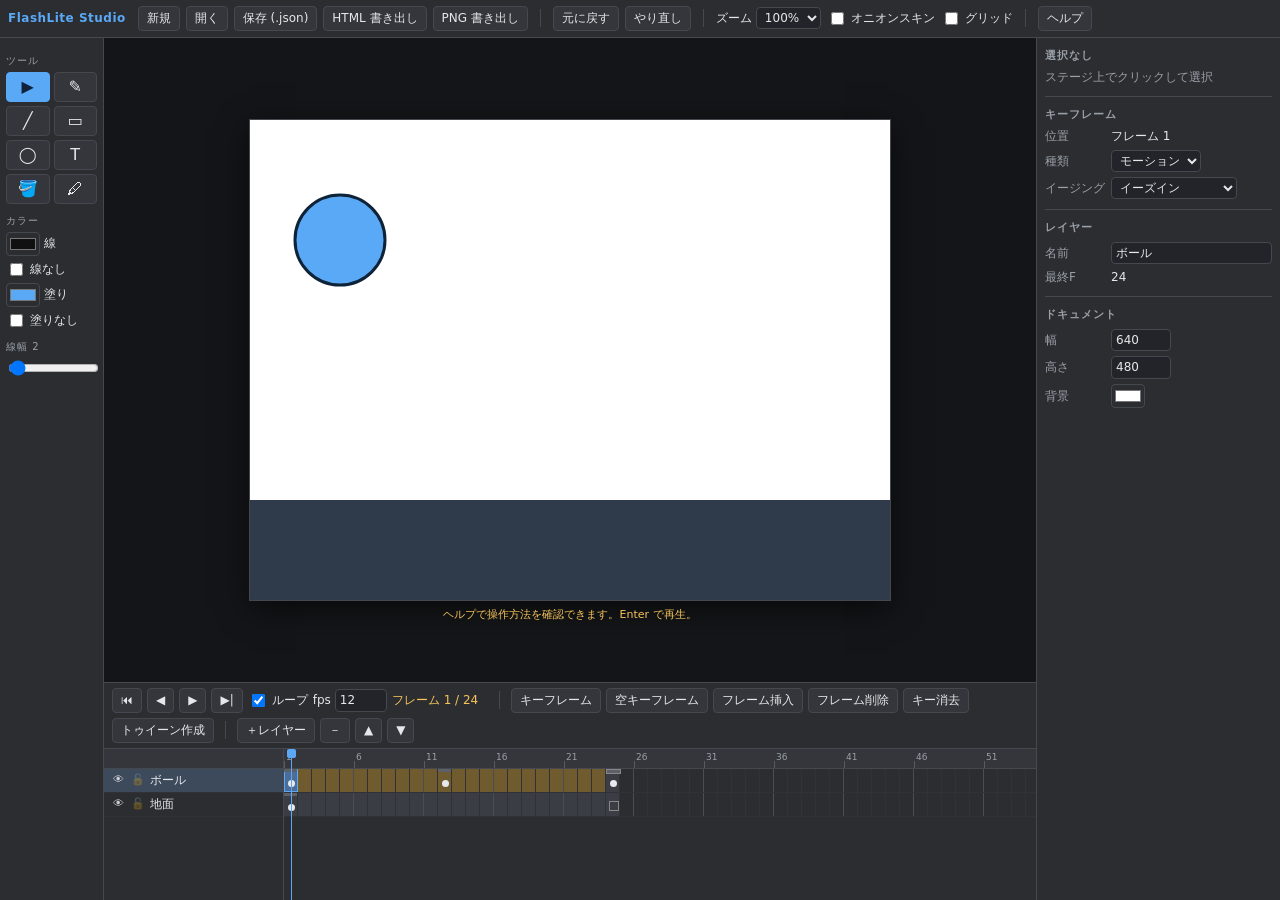
<file: flash-studio.html>
<!DOCTYPE html>
<html lang="ja">
<head>
<meta charset="utf-8">
<meta name="viewport" content="width=device-width,initial-scale=1">
<title>FlashLite Studio</title>
<style>
:root{
  --bg:#1e1f22; --panel:#2b2d31; --panel2:#34363b; --line:#45484f;
  --text:#e6e7ea; --dim:#9aa0a8; --accent:#5aa9f7; --accent2:#f7c45a;
  --key:#e8e9ec; --tween:#6f5b2e; --span:#3a3d43;
  --cellw:14px; --rowh:24px;
}
*{box-sizing:border-box}
html,body{height:100%;margin:0}
body{background:var(--bg);color:var(--text);font:12px/1.4 "Segoe UI",Meiryo,system-ui,sans-serif;overflow:hidden;user-select:none}
button,select,input{font:inherit;color:inherit}
button{background:var(--panel2);border:1px solid var(--line);border-radius:4px;padding:3px 8px;cursor:pointer}
button:hover{background:#40434a}
button:active{background:#4b4f57}
button.on{background:var(--accent);border-color:var(--accent);color:#10233a}
select,input[type=text],input[type=number]{background:#222429;border:1px solid var(--line);border-radius:4px;padding:2px 4px}
input[type=color]{background:none;border:1px solid var(--line);border-radius:4px;width:34px;height:24px;padding:1px;cursor:pointer}
input[type=range]{width:100%}
label{display:inline-flex;align-items:center;gap:4px}
.sep{display:inline-block;width:1px;height:18px;background:var(--line);margin:0 6px;vertical-align:middle}

#app{display:flex;flex-direction:column;height:100%}
#menubar{display:flex;align-items:center;gap:6px;padding:6px 8px;background:var(--panel);border-bottom:1px solid var(--line);flex:0 0 auto;flex-wrap:wrap}
.brand{font-weight:700;letter-spacing:.5px;color:var(--accent);margin-right:6px}
#body{flex:1 1 auto;display:flex;min-height:0}

#toolcol{flex:0 0 104px;background:var(--panel);border-right:1px solid var(--line);padding:6px;overflow-y:auto}
.toolgrid{display:grid;grid-template-columns:1fr 1fr;gap:4px}
.toolgrid button{padding:6px 0;font-size:16px;line-height:1}
.tooltitle{color:var(--dim);margin:10px 0 4px;font-size:10px;letter-spacing:1px}
#toolcol .row{display:flex;align-items:center;gap:4px;margin:4px 0;white-space:nowrap}

#center{flex:1 1 auto;display:flex;flex-direction:column;min-width:0}
#stagearea{flex:1 1 auto;overflow:auto;display:flex;align-items:center;justify-content:center;padding:16px;background:#141518}
#stagebox{position:relative;box-shadow:0 0 0 1px var(--line),0 8px 30px rgba(0,0,0,.6)}
#stage{display:block;background:#fff;cursor:crosshair}
#hint{position:absolute;left:0;right:0;bottom:-22px;text-align:center;color:var(--accent2);font-size:11px;pointer-events:none}

#propcol{flex:0 0 244px;background:var(--panel);border-left:1px solid var(--line);padding:8px;overflow-y:auto}
#propcol h3{margin:2px 0 6px;font-size:11px;color:var(--dim);letter-spacing:1px;font-weight:600}
.prow{display:flex;align-items:center;gap:4px;margin-bottom:5px}
.prow span.l{flex:0 0 62px;color:var(--dim)}
.prow input[type=number]{width:60px}
.prow input[type=text]{width:100%}
hr{border:0;border-top:1px solid var(--line);margin:10px 0}

#timeline{flex:0 0 218px;background:var(--panel);border-top:1px solid var(--line);display:flex;flex-direction:column;min-height:0}
#tlhead{display:flex;align-items:center;gap:5px;padding:5px 8px;border-bottom:1px solid var(--line);flex-wrap:wrap}
#tlhead .fno{font-variant-numeric:tabular-nums;color:var(--accent2);min-width:96px}
#tlbody{flex:1 1 auto;display:flex;min-height:0}
#layercol{flex:0 0 180px;border-right:1px solid var(--line);display:flex;flex-direction:column;min-height:0}
#layerhdr{height:20px;border-bottom:1px solid var(--line);background:var(--panel2);flex:0 0 auto}
#layers{overflow:hidden;flex:1 1 auto}
.lrow{height:var(--rowh);display:flex;align-items:center;gap:4px;padding:0 6px;border-bottom:1px solid #303237;cursor:pointer}
.lrow.cur{background:#3c4a5c}
.lrow .nm{flex:1 1 auto;overflow:hidden;text-overflow:ellipsis;white-space:nowrap}
.lrow .tg{width:16px;text-align:center;opacity:.85;font-size:11px}
.lrow .tg.off{opacity:.28}
#framecol{flex:1 1 auto;overflow-x:auto;overflow-y:hidden;position:relative}
#ruler{height:20px;position:relative;background:var(--panel2);border-bottom:1px solid var(--line)}
#ruler .t{position:absolute;top:2px;font-size:9px;color:var(--dim)}
#ruler .tick{position:absolute;top:12px;width:1px;height:7px;background:#565a61}
#grid{position:relative}
.grow{height:var(--rowh);position:relative;border-bottom:1px solid #303237;white-space:nowrap}
.cell{display:inline-block;width:var(--cellw);height:100%;border-right:1px solid #303237;vertical-align:top;position:relative}
.cell.n5{border-right-color:#4a4d54}
.cell.span{background:var(--span)}
.cell.tween{background:var(--tween)}
.cell.last::after{content:"";position:absolute;left:3px;bottom:5px;width:8px;height:8px;border:1px solid #888;border-radius:0}
.cell.k::before,.cell.kb::before{content:"";position:absolute;left:4px;bottom:5px;width:7px;height:7px;border-radius:50%;background:var(--key)}
.cell.kb::before{background:transparent;border:1px solid #b9bcc2}
.cell.k::after,.cell.kb::after{content:"";position:absolute;left:0;top:0;width:100%;height:3px;background:#5c6069}
.cell.cur{background:#4d6d96;outline:1px solid var(--accent);outline-offset:-1px;z-index:2}
#playhead{position:absolute;top:0;bottom:0;width:1px;background:var(--accent);pointer-events:none;z-index:3}
#playhead::before{content:"";position:absolute;top:0;left:-4px;width:9px;height:9px;background:var(--accent);border-radius:2px}

#modal{position:fixed;inset:0;background:rgba(0,0,0,.62);display:flex;align-items:center;justify-content:center;z-index:99}
#modal[hidden]{display:none}
#modalbox{background:var(--panel);border:1px solid var(--line);border-radius:8px;padding:14px;max-width:min(760px,92vw);max-height:86vh;overflow:auto;box-shadow:0 20px 60px rgba(0,0,0,.6)}
#modalbox h2{margin:0 0 8px;font-size:15px}
#modalbox textarea{width:min(700px,86vw);height:44vh;background:#191b1f;color:#cfd2d7;border:1px solid var(--line);border-radius:6px;padding:8px;font:11px/1.45 ui-monospace,Consolas,monospace;user-select:text}
#modalbox table{border-collapse:collapse;font-size:12px}
#modalbox td{padding:2px 10px 2px 0;vertical-align:top}
#modalbox kbd{background:#191b1f;border:1px solid var(--line);border-bottom-width:2px;border-radius:4px;padding:0 5px;font:11px ui-monospace,monospace}
.mrow{display:flex;gap:6px;justify-content:flex-end;margin-top:10px}
</style>
</head>
<body>
<div id="app">
  <div id="menubar">
    <span class="brand">FlashLite Studio</span>
    <button data-act="new">新規</button>
    <button data-act="open">開く</button>
    <button data-act="save">保存 (.json)</button>
    <button data-act="publish">HTML 書き出し</button>
    <button data-act="png">PNG 書き出し</button>
    <span class="sep"></span>
    <button data-act="undo" title="Ctrl+Z">元に戻す</button>
    <button data-act="redo" title="Ctrl+Y">やり直し</button>
    <span class="sep"></span>
    <label>ズーム
      <select id="zoom">
        <option value="0.5">50%</option><option value="0.75">75%</option>
        <option value="1" selected>100%</option><option value="1.5">150%</option><option value="2">200%</option>
      </select>
    </label>
    <label><input type="checkbox" id="onion"> オニオンスキン</label>
    <label><input type="checkbox" id="showgrid"> グリッド</label>
    <span class="sep"></span>
    <button data-act="help">ヘルプ</button>
  </div>

  <div id="body">
    <div id="toolcol">
      <div class="tooltitle">ツール</div>
      <div class="toolgrid" id="tools">
        <button data-tool="select" title="選択 (V)">▶</button>
        <button data-tool="pencil" title="鉛筆 (P)">✎</button>
        <button data-tool="line"   title="直線 (L)">╱</button>
        <button data-tool="rect"   title="矩形 (R)">▭</button>
        <button data-tool="oval"   title="楕円 (O)">◯</button>
        <button data-tool="text"   title="テキスト (T)">T</button>
        <button data-tool="bucket" title="塗りバケツ (K)">🪣</button>
        <button data-tool="ink"    title="インクボトル (S)">🖊</button>
      </div>
      <div class="tooltitle">カラー</div>
      <div class="row"><input type="color" id="cStroke" value="#111111"><span>線</span></div>
      <div class="row"><label><input type="checkbox" id="noStroke"> 線なし</label></div>
      <div class="row"><input type="color" id="cFill" value="#5aa9f7"><span>塗り</span></div>
      <div class="row"><label><input type="checkbox" id="noFill"> 塗りなし</label></div>
      <div class="tooltitle">線幅 <span id="lwv">2</span></div>
      <input type="range" id="lw" min="1" max="40" value="2">
    </div>

    <div id="center">
      <div id="stagearea"><div id="stagebox"><canvas id="stage"></canvas><div id="hint"></div></div></div>
      <div id="timeline">
        <div id="tlhead">
          <button data-act="first" title="先頭へ">⏮</button>
          <button data-act="prev" title="前のフレーム (←)">◀</button>
          <button data-act="play" id="playbtn" title="再生/停止 (Enter)">▶</button>
          <button data-act="next" title="次のフレーム (→)">▶|</button>
          <label><input type="checkbox" id="loop" checked> ループ</label>
          <label>fps <input type="number" id="fps" min="1" max="60" value="12" style="width:52px"></label>
          <span class="fno" id="fno">フレーム 1 / 1</span>
          <span class="sep"></span>
          <button data-act="key" title="F6">キーフレーム</button>
          <button data-act="blank" title="F7">空キーフレーム</button>
          <button data-act="frame" title="F5">フレーム挿入</button>
          <button data-act="delframe" title="Shift+F5">フレーム削除</button>
          <button data-act="clearkey">キー消去</button>
          <button data-act="tween">トゥイーン作成</button>
          <span class="sep"></span>
          <button data-act="addlayer">＋レイヤー</button>
          <button data-act="dellayer">－</button>
          <button data-act="uplayer">▲</button>
          <button data-act="downlayer">▼</button>
        </div>
        <div id="tlbody">
          <div id="layercol"><div id="layerhdr"></div><div id="layers"></div></div>
          <div id="framecol"><div id="ruler"></div><div id="grid"></div><div id="playhead"></div></div>
        </div>
      </div>
    </div>

    <div id="propcol"></div>
  </div>
</div>

<div id="modal" hidden><div id="modalbox"></div></div>
<input type="file" id="fileinput" accept=".json,application/json" hidden>

<script>
'use strict';
/* ===================== ユーティリティ ===================== */
const $ = (s, r) => (r || document).querySelector(s);
const $$ = (s, r) => Array.from((r || document).querySelectorAll(s));
const clamp = (v, a, b) => v < a ? a : (v > b ? b : v);
let _uid = 1;
const nid = () => 'o' + (_uid++) + Math.random().toString(36).slice(2, 6);
const clone = o => JSON.parse(JSON.stringify(o));

/* ---- 再生側と共有する純関数（書き出しHTMLにもそのまま埋め込む） ---- */
function lerp(a, b, t) { return a + (b - a) * t; }
function ease(t, mode) {
  if (mode === 'in') return t * t;
  if (mode === 'out') return 1 - (1 - t) * (1 - t);
  if (mode === 'inout') return t < 0.5 ? 2 * t * t : 1 - Math.pow(-2 * t + 2, 2) / 2;
  return t;
}
function keyIndexAt(layer, f) {
  let idx = -1;
  for (let i = 0; i < layer.keys.length; i++) { if (layer.keys[i].frame <= f) idx = i; else break; }
  return idx;
}
function frameContent(layer, f) {
  if (f > layer.end) return [];
  const ki = keyIndexAt(layer, f);
  if (ki < 0) return [];
  const k = layer.keys[ki], nk = layer.keys[ki + 1];
  if (k.tween === 'motion' && nk && f > k.frame && nk.frame > k.frame) {
    let t = (f - k.frame) / (nk.frame - k.frame);
    t = ease(t, k.ease || 'linear');
    return k.objects.map(function (o) {
      let b = null;
      for (let i = 0; i < nk.objects.length; i++) if (nk.objects[i].id === o.id) { b = nk.objects[i]; break; }
      if (!b) return o;
      const r = Object.assign({}, o);
      r.x = lerp(o.x, b.x, t); r.y = lerp(o.y, b.y, t);
      r.rot = lerp(o.rot, b.rot, t);
      r.sx = lerp(o.sx, b.sx, t); r.sy = lerp(o.sy, b.sy, t);
      r.alpha = lerp(o.alpha, b.alpha, t);
      r.lw = lerp(o.lw, b.lw, t);
      return r;
    });
  }
  return k.objects;
}
function drawObj(ctx, o, alphaMul) {
  ctx.save();
  ctx.globalAlpha = (o.alpha === undefined ? 1 : o.alpha) * (alphaMul === undefined ? 1 : alphaMul);
  ctx.translate(o.x, o.y);
  ctx.rotate(o.rot * Math.PI / 180);
  ctx.scale(o.sx, o.sy);
  ctx.lineWidth = o.lw; ctx.lineJoin = 'round'; ctx.lineCap = 'round';
  ctx.beginPath();
  if (o.type === 'rect') {
    ctx.rect(-o.w / 2, -o.h / 2, o.w, o.h);
  } else if (o.type === 'oval') {
    ctx.ellipse(0, 0, Math.abs(o.w) / 2, Math.abs(o.h) / 2, 0, 0, Math.PI * 2);
  } else if (o.type === 'path' || o.type === 'line') {
    const p = o.pts;
    if (p && p.length) {
      ctx.moveTo(p[0].x, p[0].y);
      for (let i = 1; i < p.length; i++) ctx.lineTo(p[i].x, p[i].y);
      if (o.closed) ctx.closePath();
    }
  } else if (o.type === 'text') {
    ctx.font = o.size + 'px ' + (o.font || 'sans-serif');
    ctx.textAlign = 'center'; ctx.textBaseline = 'middle';
    if (o.fill !== 'none') { ctx.fillStyle = o.fill; ctx.fillText(o.text, 0, 0); }
    if (o.stroke !== 'none' && o.lw > 0) { ctx.strokeStyle = o.stroke; ctx.strokeText(o.text, 0, 0); }
    ctx.restore(); return;
  }
  if (o.fill && o.fill !== 'none' && o.type !== 'line') { ctx.fillStyle = o.fill; ctx.fill(); }
  if (o.stroke && o.stroke !== 'none' && o.lw > 0) { ctx.strokeStyle = o.stroke; ctx.stroke(); }
  ctx.restore();
}

/* ===================== ドキュメントモデル ===================== */
function newLayer(name) {
  return { name: name, visible: true, locked: false, end: 0, keys: [{ frame: 0, tween: 'none', ease: 'linear', objects: [] }] };
}
function newProj() {
  return { app: 'FlashLite Studio', ver: 1, w: 640, h: 480, fps: 12, bg: '#ffffff', layers: [newLayer('レイヤー 1')] };
}

let proj = newProj();
const st = {
  tool: 'select', layer: 0, frame: 0, sel: [], zoom: 1, onion: false, grid: false,
  playing: false, loop: true, stroke: '#111111', fill: '#5aa9f7',
  noStroke: false, noFill: false, lw: 2, hint: ''
};
let undoStack = [], redoStack = [];

function pushUndo() {
  undoStack.push(JSON.stringify(proj));
  if (undoStack.length > 80) undoStack.shift();
  redoStack.length = 0;
}
function undo() {
  if (!undoStack.length) return;
  redoStack.push(JSON.stringify(proj));
  proj = JSON.parse(undoStack.pop());
  normalize(); st.sel = []; renderAll();
}
function redo() {
  if (!redoStack.length) return;
  undoStack.push(JSON.stringify(proj));
  proj = JSON.parse(redoStack.pop());
  normalize(); st.sel = []; renderAll();
}
function normalize() {
  st.layer = clamp(st.layer, 0, proj.layers.length - 1);
  st.frame = Math.max(0, st.frame);
  proj.layers.forEach(function (l) {
    l.keys.sort(function (a, b) { return a.frame - b.frame; });
    l.end = Math.max(l.end, l.keys[l.keys.length - 1].frame);
  });
}

const curLayer = () => proj.layers[st.layer];
function curKey() {
  const l = curLayer(), i = keyIndexAt(l, st.frame);
  return i < 0 ? null : l.keys[i];
}
/* 編集可能なキーフレームを返す（不可なら null と理由を hint に） */
function editKey() {
  const l = curLayer();
  if (l.locked) { st.hint = 'このレイヤーはロックされています'; return null; }
  if (st.frame > l.end) { st.hint = 'フレームがありません。F5 でフレームを挿入、F6 でキーフレームを作成'; return null; }
  const i = keyIndexAt(l, st.frame);
  if (i < 0) { st.hint = 'キーフレームがありません（F6）'; return null; }
  const k = l.keys[i];
  if (k.tween === 'motion' && st.frame !== k.frame) { st.hint = 'トゥイーン区間は編集できません。両端のキーフレームを選んでください'; return null; }
  st.hint = '';
  return k;
}
function totalFrames() {
  let m = 0;
  proj.layers.forEach(function (l) { m = Math.max(m, l.end); });
  return m + 1;
}

/* ===================== 図形の座標計算 ===================== */
const _mc = document.createElement('canvas').getContext('2d');
function localBox(o) {
  let b;
  if (o.type === 'rect' || o.type === 'oval') {
    b = { x0: -Math.abs(o.w) / 2, y0: -Math.abs(o.h) / 2, x1: Math.abs(o.w) / 2, y1: Math.abs(o.h) / 2 };
  } else if (o.type === 'text') {
    _mc.font = o.size + 'px ' + (o.font || 'sans-serif');
    const w = _mc.measureText(o.text || ' ').width, h = o.size * 1.25;
    b = { x0: -w / 2, y0: -h / 2, x1: w / 2, y1: h / 2 };
  } else {
    let x0 = 1e9, y0 = 1e9, x1 = -1e9, y1 = -1e9;
    (o.pts || []).forEach(function (p) { x0 = Math.min(x0, p.x); y0 = Math.min(y0, p.y); x1 = Math.max(x1, p.x); y1 = Math.max(y1, p.y); });
    if (x0 > x1) { x0 = y0 = -1; x1 = y1 = 1; }
    b = { x0: x0, y0: y0, x1: x1, y1: y1 };
  }
  const pad = (o.type === 'text' ? 0 : (o.lw || 1) / 2) + 1;
  return { x0: b.x0 - pad, y0: b.y0 - pad, x1: b.x1 + pad, y1: b.y1 + pad };
}
function toWorld(o, lx, ly) {
  const sx = lx * o.sx, sy = ly * o.sy, a = o.rot * Math.PI / 180, c = Math.cos(a), s = Math.sin(a);
  return { x: o.x + sx * c - sy * s, y: o.y + sx * s + sy * c };
}
function toLocal(o, px, py) {
  const dx = px - o.x, dy = py - o.y, a = -o.rot * Math.PI / 180, c = Math.cos(a), s = Math.sin(a);
  const rx = dx * c - dy * s, ry = dx * s + dy * c;
  return { x: rx / (o.sx || 1e-6), y: ry / (o.sy || 1e-6) };
}
function worldBox(o) {
  const b = localBox(o), pts = [toWorld(o, b.x0, b.y0), toWorld(o, b.x1, b.y0), toWorld(o, b.x1, b.y1), toWorld(o, b.x0, b.y1)];
  let x0 = 1e9, y0 = 1e9, x1 = -1e9, y1 = -1e9;
  pts.forEach(function (p) { x0 = Math.min(x0, p.x); y0 = Math.min(y0, p.y); x1 = Math.max(x1, p.x); y1 = Math.max(y1, p.y); });
  return { x0: x0, y0: y0, x1: x1, y1: y1 };
}
function hit(o, px, py) {
  const p = toLocal(o, px, py), b = localBox(o), m = 3 / st.zoom;
  return p.x >= b.x0 - m && p.x <= b.x1 + m && p.y >= b.y0 - m && p.y <= b.y1 + m;
}
function handleDefs(o) {
  const b = localBox(o), mx = (b.x0 + b.x1) / 2, my = (b.y0 + b.y1) / 2;
  return [
    { n: 'nw', x: b.x0, y: b.y0 }, { n: 'n', x: mx, y: b.y0 }, { n: 'ne', x: b.x1, y: b.y0 },
    { n: 'e', x: b.x1, y: my }, { n: 'se', x: b.x1, y: b.y1 }, { n: 's', x: mx, y: b.y1 },
    { n: 'sw', x: b.x0, y: b.y1 }, { n: 'w', x: b.x0, y: my }
  ];
}
function rotHandleWorld(o) {
  const b = localBox(o), mx = (b.x0 + b.x1) / 2;
  const top = toWorld(o, mx, b.y0), a = o.rot * Math.PI / 180;
  const d = 22 / st.zoom;
  return { x: top.x + Math.sin(a) * d, y: top.y - Math.cos(a) * d };
}
function selObjects() {
  const k = curKey();
  if (!k) return [];
  return k.objects.filter(function (o) { return st.sel.indexOf(o.id) >= 0; });
}

/* ===================== ステージ描画 ===================== */
let drag = null;
function renderStage() {
  const cv = $('#stage'), dpr = window.devicePixelRatio || 1, z = st.zoom, W = proj.w, H = proj.h;
  if (cv.width !== Math.round(W * z * dpr) || cv.height !== Math.round(H * z * dpr)) {
    cv.width = Math.round(W * z * dpr); cv.height = Math.round(H * z * dpr);
  }
  cv.style.width = (W * z) + 'px'; cv.style.height = (H * z) + 'px';
  const ctx = cv.getContext('2d');
  ctx.setTransform(z * dpr, 0, 0, z * dpr, 0, 0);
  ctx.fillStyle = proj.bg; ctx.fillRect(0, 0, W, H);
  if (st.grid) {
    ctx.save(); ctx.strokeStyle = 'rgba(90,169,247,.25)'; ctx.lineWidth = 1 / z;
    for (let x = 0; x <= W; x += 40) { ctx.beginPath(); ctx.moveTo(x, 0); ctx.lineTo(x, H); ctx.stroke(); }
    for (let y = 0; y <= H; y += 40) { ctx.beginPath(); ctx.moveTo(0, y); ctx.lineTo(W, y); ctx.stroke(); }
    ctx.restore();
  }
  if (st.onion && !st.playing) {
    for (let d = -3; d <= 3; d++) {
      const f = st.frame + d;
      if (d === 0 || f < 0) continue;
      const a = 0.14 * (4 - Math.abs(d)) / 3;
      for (let i = proj.layers.length - 1; i >= 0; i--) {
        const l = proj.layers[i];
        if (!l.visible) continue;
        frameContent(l, f).forEach(function (o) { drawObj(ctx, o, a); });
      }
    }
  }
  for (let i = proj.layers.length - 1; i >= 0; i--) {
    const l = proj.layers[i];
    if (!l.visible) continue;
    frameContent(l, st.frame).forEach(function (o) { drawObj(ctx, o, 1); });
  }
  if (drag && drag.preview) drawObj(ctx, drag.preview, 1);
  if (!st.playing) drawOverlay(ctx);
  $('#hint').textContent = st.hint;
}
function drawOverlay(ctx) {
  const z0 = st.zoom;
  if (drag && drag.type === 'marquee') {
    ctx.save();
    ctx.strokeStyle = '#5aa9f7'; ctx.lineWidth = 1 / z0; ctx.setLineDash([4 / z0, 3 / z0]);
    ctx.strokeRect(Math.min(drag.x0, drag.x1), Math.min(drag.y0, drag.y1),
      Math.abs(drag.x1 - drag.x0), Math.abs(drag.y1 - drag.y0));
    ctx.restore();
  }
  const objs = selObjects();
  if (!objs.length) return;
  const z = st.zoom;
  ctx.save();
  ctx.strokeStyle = '#5aa9f7'; ctx.lineWidth = 1 / z;
  if (objs.length === 1) {
    const o = objs[0], b = localBox(o);
    const c = [toWorld(o, b.x0, b.y0), toWorld(o, b.x1, b.y0), toWorld(o, b.x1, b.y1), toWorld(o, b.x0, b.y1)];
    ctx.beginPath(); ctx.moveTo(c[0].x, c[0].y);
    for (let i = 1; i < 4; i++) ctx.lineTo(c[i].x, c[i].y);
    ctx.closePath(); ctx.stroke();
    const r = rotHandleWorld(o), t = toWorld(o, (b.x0 + b.x1) / 2, b.y0);
    ctx.beginPath(); ctx.moveTo(t.x, t.y); ctx.lineTo(r.x, r.y); ctx.stroke();
    ctx.fillStyle = '#f7c45a'; ctx.beginPath(); ctx.arc(r.x, r.y, 4 / z, 0, Math.PI * 2); ctx.fill();
    ctx.fillStyle = '#fff';
    handleDefs(o).forEach(function (h) {
      const w = toWorld(o, h.x, h.y), s = 3.5 / z;
      ctx.fillRect(w.x - s, w.y - s, s * 2, s * 2);
      ctx.strokeRect(w.x - s, w.y - s, s * 2, s * 2);
    });
  } else {
    let x0 = 1e9, y0 = 1e9, x1 = -1e9, y1 = -1e9;
    objs.forEach(function (o) {
      const b = worldBox(o);
      x0 = Math.min(x0, b.x0); y0 = Math.min(y0, b.y0); x1 = Math.max(x1, b.x1); y1 = Math.max(y1, b.y1);
    });
    ctx.setLineDash([4 / z, 3 / z]);
    ctx.strokeRect(x0, y0, x1 - x0, y1 - y0);
  }
  ctx.restore();
}

/* ===================== タイムライン描画 ===================== */
const CW = 14, RH = 24;
function gridCols() {
  let m = 0;
  proj.layers.forEach(function (l) { m = Math.max(m, l.end); });
  return Math.max(60, m + 16);
}
function renderTimeline() {
  const cols = gridCols();
  let rl = '';
  proj.layers.forEach(function (l, i) {
    rl += '<div class="lrow' + (i === st.layer ? ' cur' : '') + '" data-li="' + i + '">' +
      '<span class="tg vis' + (l.visible ? '' : ' off') + '" data-vis="' + i + '" title="表示/非表示">' + (l.visible ? '👁' : '–') + '</span>' +
      '<span class="tg lk' + (l.locked ? '' : ' off') + '" data-lock="' + i + '" title="ロック">' + (l.locked ? '🔒' : '🔓') + '</span>' +
      '<span class="nm" data-ren="' + i + '" title="ダブルクリックで名前変更">' + esc(l.name) + '</span></div>';
  });
  $('#layers').innerHTML = rl;

  let rt = '';
  for (let f = 0; f < cols; f++) {
    if (f % 5 === 0) {
      rt += '<div class="t" style="left:' + (f * CW + 2) + 'px">' + (f + 1) + '</div>';
      rt += '<div class="tick" style="left:' + (f * CW) + 'px"></div>';
    }
  }
  const rul = $('#ruler');
  rul.style.width = (cols * CW) + 'px';
  rul.innerHTML = rt;

  let g = '';
  proj.layers.forEach(function (l, li) {
    g += '<div class="grow" data-li="' + li + '" style="width:' + (cols * CW) + 'px">';
    for (let f = 0; f < cols; f++) {
      const cls = ['cell'];
      if ((f + 1) % 5 === 0) cls.push('n5');
      if (f <= l.end) {
        cls.push('span');
        const ki = keyIndexAt(l, f), k = l.keys[ki], nk = l.keys[ki + 1];
        if (k && k.tween === 'motion' && nk && f >= k.frame && f < nk.frame) cls.push('tween');
        if (k && k.frame === f) cls.push(k.objects.length ? 'k' : 'kb');
        if (f === l.end) cls.push('last');
      }
      if (li === st.layer && f === st.frame) cls.push('cur');
      g += '<div class="' + cls.join(' ') + '" data-f="' + f + '"></div>';
    }
    g += '</div>';
  });
  $('#grid').innerHTML = g;
  $('#playhead').style.left = (st.frame * CW + CW / 2) + 'px';
  $('#fno').textContent = 'フレーム ' + (st.frame + 1) + ' / ' + totalFrames();
  $('#playbtn').textContent = st.playing ? '⏸' : '▶';
  const fc = $('#framecol'), x = st.frame * CW;
  if (x < fc.scrollLeft) fc.scrollLeft = x;
  if (x > fc.scrollLeft + fc.clientWidth - 40) fc.scrollLeft = x - fc.clientWidth + 40;
}
function esc(s) { return String(s).replace(/[&<>"]/g, function (c) { return { '&': '&amp;', '<': '&lt;', '>': '&gt;', '"': '&quot;' }[c]; }); }

/* ===================== プロパティパネル ===================== */
function renderProps() {
  const objs = selObjects(), k = curKey(), l = curLayer();
  let h = '';
  if (objs.length === 1) {
    const o = objs[0];
    h += '<h3>オブジェクト（' + typeName(o.type) + '）</h3>';
    h += num('X', 'ox', Math.round(o.x)) + num('Y', 'oy', Math.round(o.y));
    h += num('回転', 'orot', Math.round(o.rot)) ;
    h += num('横倍率%', 'osx', Math.round(o.sx * 100)) + num('縦倍率%', 'osy', Math.round(o.sy * 100));
    h += '<div class="prow"><span class="l">不透明</span><input type="range" id="oal" min="0" max="100" value="' + Math.round(o.alpha * 100) + '"></div>';
    h += '<div class="prow"><span class="l">線</span><input type="color" id="ostroke" value="' + (o.stroke === 'none' ? '#000000' : o.stroke) + '"><label><input type="checkbox" id="onostroke"' + (o.stroke === 'none' ? ' checked' : '') + '>なし</label></div>';
    h += '<div class="prow"><span class="l">塗り</span><input type="color" id="ofill" value="' + (o.fill === 'none' ? '#000000' : o.fill) + '"><label><input type="checkbox" id="onofill"' + (o.fill === 'none' ? ' checked' : '') + '>なし</label></div>';
    h += num('線幅', 'olw', o.lw);
    if (o.type === 'rect' || o.type === 'oval') h += num('幅', 'ow', Math.round(o.w)) + num('高さ', 'oh', Math.round(o.h));
    if (o.type === 'text') {
      h += '<div class="prow"><span class="l">文字</span><input type="text" id="otext" value="' + esc(o.text) + '"></div>';
      h += num('サイズ', 'osize', o.size);
    }
    h += '<div class="mrow"><button data-act="dup">複製</button><button data-act="del">削除</button></div>';
    h += '<div class="mrow"><button data-act="front">最前面へ</button><button data-act="back">最背面へ</button></div>';
  } else if (objs.length > 1) {
    h += '<h3>選択中: ' + objs.length + ' 個</h3><div class="mrow"><button data-act="dup">複製</button><button data-act="del">削除</button></div>';
  } else {
    h += '<h3>選択なし</h3><div style="color:var(--dim)">ステージ上でクリックして選択</div>';
  }
  h += '<hr><h3>キーフレーム</h3>';
  if (k) {
    h += '<div class="prow"><span class="l">位置</span>フレーム ' + (k.frame + 1) + '</div>';
    h += '<div class="prow"><span class="l">種類</span><select id="ktween"><option value="none"' + (k.tween === 'none' ? ' selected' : '') + '>なし</option><option value="motion"' + (k.tween === 'motion' ? ' selected' : '') + '>モーション</option></select></div>';
    h += '<div class="prow"><span class="l">イージング</span><select id="kease">' +
      ['linear:リニア', 'in:イーズイン', 'out:イーズアウト', 'inout:イーズインアウト'].map(function (s) {
        const p = s.split(':');
        return '<option value="' + p[0] + '"' + ((k.ease || 'linear') === p[0] ? ' selected' : '') + '>' + p[1] + '</option>';
      }).join('') + '</select></div>';
  } else h += '<div style="color:var(--dim)">キーフレームなし</div>';
  h += '<hr><h3>レイヤー</h3>';
  h += '<div class="prow"><span class="l">名前</span><input type="text" id="lname" value="' + esc(l.name) + '"></div>';
  h += '<div class="prow"><span class="l">最終F</span>' + (l.end + 1) + '</div>';
  h += '<hr><h3>ドキュメント</h3>';
  h += num('幅', 'dw', proj.w) + num('高さ', 'dh', proj.h);
  h += '<div class="prow"><span class="l">背景</span><input type="color" id="dbg" value="' + proj.bg + '"></div>';
  $('#propcol').innerHTML = h;
}
function typeName(t) {
  return { rect: '矩形', oval: '楕円', line: '直線', path: 'パス', text: 'テキスト' }[t] || t;
}
function num(label, id, v) {
  return '<div class="prow"><span class="l">' + label + '</span><input type="number" id="' + id + '" value="' + v + '"></div>';
}
function renderAll() { normalize(); editKey(); renderStage(); renderTimeline(); renderProps(); autosave(); }

/* ===================== ステージ操作 ===================== */
const stage = $('#stage');
function pos(e) {
  const r = stage.getBoundingClientRect();
  return { x: (e.clientX - r.left) / st.zoom, y: (e.clientY - r.top) / st.zoom };
}
function baseObj(type) {
  return {
    id: nid(), type: type, x: 0, y: 0, rot: 0, sx: 1, sy: 1, alpha: 1,
    stroke: st.noStroke ? 'none' : st.stroke,
    fill: st.noFill ? 'none' : st.fill,
    lw: st.lw
  };
}
stage.addEventListener('pointerdown', function (e) {
  if (st.playing) stop();
  const p = pos(e), k = editKey();
  if (!k) { renderStage(); return; }
  stage.setPointerCapture(e.pointerId);

  if (st.tool === 'select') {
    const objs = selObjects();
    if (objs.length === 1) {
      const o = objs[0], r = rotHandleWorld(o), lim = 7 / st.zoom;
      if (Math.hypot(p.x - r.x, p.y - r.y) < lim) {
        pushUndo();
        const b = localBox(o), c = toWorld(o, (b.x0 + b.x1) / 2, (b.y0 + b.y1) / 2);
        drag = { type: 'rot', o: o, orig: clone(o), cx: c.x, cy: c.y, a0: Math.atan2(p.y - c.y, p.x - c.x), moved: false };
        return;
      }
      const hs = handleDefs(o);
      for (let i = 0; i < hs.length; i++) {
        const w = toWorld(o, hs[i].x, hs[i].y);
        if (Math.hypot(p.x - w.x, p.y - w.y) < lim) {
          pushUndo();
          const opp = hs[(i + 4) % 8];
          drag = {
            type: 'scale', o: o, orig: clone(o), h: hs[i].n,
            handleLocal: { x: hs[i].x, y: hs[i].y }, anchorLocal: { x: opp.x, y: opp.y },
            anchorWorld: toWorld(o, opp.x, opp.y), moved: false
          };
          return;
        }
      }
    }
    let target = null;
    for (let i = k.objects.length - 1; i >= 0; i--) if (hit(k.objects[i], p.x, p.y)) { target = k.objects[i]; break; }
    if (target) {
      if (e.shiftKey) {
        const j = st.sel.indexOf(target.id);
        if (j >= 0) st.sel.splice(j, 1); else st.sel.push(target.id);
      } else if (st.sel.indexOf(target.id) < 0) st.sel = [target.id];
      pushUndo();
      drag = {
        type: 'move', x0: p.x, y0: p.y, moved: false,
        items: selObjects().map(function (o) { return { o: o, ox: o.x, oy: o.y }; })
      };
    } else {
      if (!e.shiftKey) st.sel = [];
      drag = { type: 'marquee', x0: p.x, y0: p.y, x1: p.x, y1: p.y, add: e.shiftKey };
    }
    renderAll();
    return;
  }

  if (st.tool === 'bucket' || st.tool === 'ink') {
    for (let i = k.objects.length - 1; i >= 0; i--) {
      if (hit(k.objects[i], p.x, p.y)) {
        pushUndo();
        if (st.tool === 'bucket') k.objects[i].fill = st.noFill ? 'none' : st.fill;
        else { k.objects[i].stroke = st.noStroke ? 'none' : st.stroke; k.objects[i].lw = st.lw; }
        st.sel = [k.objects[i].id];
        break;
      }
    }
    renderAll();
    return;
  }

  if (st.tool === 'text') {
    pushUndo();
    const o = baseObj('text');
    o.x = p.x; o.y = p.y; o.text = 'テキスト'; o.size = 32; o.font = 'sans-serif';
    o.fill = st.noFill ? st.stroke : st.fill; o.stroke = 'none'; o.lw = 0;
    k.objects.push(o); st.sel = [o.id]; st.tool = 'select';
    syncTool(); renderAll();
    const t = $('#otext'); if (t) { t.focus(); t.select(); }
    return;
  }

  if (st.tool === 'pencil') {
    const o = baseObj('path'); o.fill = 'none'; if (o.stroke === 'none') o.stroke = st.stroke;
    o.pts = [{ x: p.x, y: p.y }];
    drag = { type: 'draw', preview: o };
    return;
  }
  const o = baseObj(st.tool === 'line' ? 'line' : st.tool);
  if (o.type === 'line') { o.fill = 'none'; if (o.stroke === 'none') o.stroke = st.stroke; }
  o.x = p.x; o.y = p.y; o.w = 0; o.h = 0; o.pts = [{ x: 0, y: 0 }, { x: 0, y: 0 }];
  drag = { type: 'shape', x0: p.x, y0: p.y, preview: o };
});

window.addEventListener('pointermove', function (e) {
  if (!drag) return;
  const p = pos(e);
  if (drag.type === 'draw') {
    const pts = drag.preview.pts, l = pts[pts.length - 1];
    if (Math.hypot(p.x - l.x, p.y - l.y) > 2) pts.push({ x: p.x, y: p.y });
  } else if (drag.type === 'shape') {
    let dx = p.x - drag.x0, dy = p.y - drag.y0;
    const o = drag.preview;
    if (o.type === 'line') {
      if (e.shiftKey) {
        if (Math.abs(dx) > Math.abs(dy) * 2) dy = 0;
        else if (Math.abs(dy) > Math.abs(dx) * 2) dx = 0;
        else { const m = (Math.abs(dx) + Math.abs(dy)) / 2; dx = Math.sign(dx) * m; dy = Math.sign(dy) * m; }
      }
      o.x = drag.x0 + dx / 2; o.y = drag.y0 + dy / 2;
      o.pts = [{ x: -dx / 2, y: -dy / 2 }, { x: dx / 2, y: dy / 2 }];
    } else {
      if (e.shiftKey) { const m = Math.max(Math.abs(dx), Math.abs(dy)); dx = Math.sign(dx) * m; dy = Math.sign(dy) * m; }
      o.w = Math.abs(dx); o.h = Math.abs(dy);
      o.x = drag.x0 + dx / 2; o.y = drag.y0 + dy / 2;
    }
  } else if (drag.type === 'move') {
    let dx = p.x - drag.x0, dy = p.y - drag.y0;
    if (e.shiftKey) { if (Math.abs(dx) > Math.abs(dy)) dy = 0; else dx = 0; }
    drag.items.forEach(function (it) { it.o.x = it.ox + dx; it.o.y = it.oy + dy; });
    drag.moved = drag.moved || Math.abs(dx) + Math.abs(dy) > 0.5;
  } else if (drag.type === 'scale') {
    const orig = drag.orig, la = drag.anchorLocal, lh = drag.handleLocal, W = drag.anchorWorld, o = drag.o;
    const q = toLocal(orig, p.x, p.y);
    let fx = (lh.x - la.x) !== 0 ? (q.x - la.x) / (lh.x - la.x) : 1;
    let fy = (lh.y - la.y) !== 0 ? (q.y - la.y) / (lh.y - la.y) : 1;
    if (drag.h === 'n' || drag.h === 's') fx = 1;
    if (drag.h === 'e' || drag.h === 'w') fy = 1;
    if (e.shiftKey && drag.h.length === 2) {
      const m = Math.max(Math.abs(fx), Math.abs(fy));
      fx = (fx < 0 ? -1 : 1) * m; fy = (fy < 0 ? -1 : 1) * m;
    }
    o.sx = Math.abs(orig.sx * fx) < 0.02 ? 0.02 : orig.sx * fx;
    o.sy = Math.abs(orig.sy * fy) < 0.02 ? 0.02 : orig.sy * fy;
    const a = o.rot * Math.PI / 180, ax = la.x * o.sx, ay = la.y * o.sy;
    o.x = W.x - (ax * Math.cos(a) - ay * Math.sin(a));
    o.y = W.y - (ax * Math.sin(a) + ay * Math.cos(a));
    drag.moved = true;
  } else if (drag.type === 'rot') {
    const a = Math.atan2(p.y - drag.cy, p.x - drag.cx);
    let deg = drag.orig.rot + (a - drag.a0) * 180 / Math.PI;
    if (e.shiftKey) deg = Math.round(deg / 15) * 15;
    drag.o.rot = deg;
    drag.moved = true;
  } else if (drag.type === 'marquee') {
    drag.x1 = p.x; drag.y1 = p.y;
  }
  renderStage();
});

window.addEventListener('pointerup', function () {
  if (!drag) return;
  const k = editKey();
  if (drag.type === 'draw' || drag.type === 'shape') {
    const o = drag.preview;
    let ok = true;
    if (o.type === 'path') {
      if (o.pts.length < 2) ok = false;
      else {
        let x0 = 1e9, y0 = 1e9, x1 = -1e9, y1 = -1e9;
        o.pts.forEach(function (q) { x0 = Math.min(x0, q.x); y0 = Math.min(y0, q.y); x1 = Math.max(x1, q.x); y1 = Math.max(y1, q.y); });
        const cx = (x0 + x1) / 2, cy = (y0 + y1) / 2;
        o.pts = o.pts.map(function (q) { return { x: q.x - cx, y: q.y - cy }; });
        o.x = cx; o.y = cy;
      }
    } else if (o.type === 'line') {
      if (Math.hypot(o.pts[1].x - o.pts[0].x, o.pts[1].y - o.pts[0].y) < 2) ok = false;
    } else if (o.w < 2 && o.h < 2) ok = false;
    if (ok && k) { pushUndo(); k.objects.push(o); st.sel = [o.id]; }
  } else if (drag.type === 'marquee' && k) {
    const x0 = Math.min(drag.x0, drag.x1), x1 = Math.max(drag.x0, drag.x1);
    const y0 = Math.min(drag.y0, drag.y1), y1 = Math.max(drag.y0, drag.y1);
    if (x1 - x0 > 2 || y1 - y0 > 2) {
      if (!drag.add) st.sel = [];
      k.objects.forEach(function (o) {
        const b = worldBox(o);
        if (b.x1 >= x0 && b.x0 <= x1 && b.y1 >= y0 && b.y0 <= y1 && st.sel.indexOf(o.id) < 0) st.sel.push(o.id);
      });
    }
  } else if ((drag.type === 'move' || drag.type === 'scale' || drag.type === 'rot') && !drag.moved) {
    undoStack.pop();
  }
  drag = null;
  renderAll();
});

/* ===================== タイムライン操作 ===================== */
function insertKey(blank) {
  const l = curLayer();
  if (l.locked) return;
  const f = st.frame, i = keyIndexAt(l, f);
  pushUndo();
  if (i >= 0 && l.keys[i].frame === f) {
    if (blank) l.keys[i].objects = [];
  } else {
    const objs = blank ? [] : clone(frameContent(l, Math.min(f, l.end)));
    l.keys.push({ frame: f, tween: 'none', ease: 'linear', objects: objs });
  }
  l.end = Math.max(l.end, f);
  st.sel = [];
  renderAll();
}
function insertFrame() {
  const l = curLayer();
  if (l.locked) return;
  pushUndo();
  l.end = Math.max(l.end, st.frame);
  renderAll();
}
function deleteFrame() {
  const l = curLayer();
  if (l.locked) return;
  pushUndo();
  const f = st.frame;
  l.keys = l.keys.filter(function (k) { return !(k.frame === f && f !== 0); });
  l.keys.forEach(function (k) { if (k.frame > f) k.frame--; });
  if (!l.keys.length) l.keys = [{ frame: 0, tween: 'none', ease: 'linear', objects: [] }];
  l.end = Math.max(0, l.end - 1);
  st.sel = [];
  renderAll();
}
function clearKey() {
  const l = curLayer();
  if (l.locked) return;
  const f = st.frame, i = keyIndexAt(l, f);
  if (i < 0 || l.keys[i].frame !== f) return;
  pushUndo();
  if (f === 0) l.keys[0].objects = [];
  else l.keys.splice(i, 1);
  st.sel = [];
  renderAll();
}
function makeTween() {
  const l = curLayer();
  if (l.locked) return;
  const i = keyIndexAt(l, st.frame);
  if (i < 0) return;
  const k = l.keys[i];
  if (!k.objects.length) { st.hint = 'トゥイーンにはオブジェクトのあるキーフレームが必要です'; renderStage(); return; }
  pushUndo();
  if (!l.keys[i + 1]) {
    const nf = k.frame + 12;
    l.keys.push({ frame: nf, tween: 'none', ease: 'linear', objects: clone(k.objects) });
    l.end = Math.max(l.end, nf);
  }
  k.tween = k.tween === 'motion' ? 'none' : 'motion';
  renderAll();
}
function addLayer() {
  pushUndo();
  proj.layers.splice(st.layer, 0, newLayer('レイヤー ' + (proj.layers.length + 1)));
  st.sel = [];
  renderAll();
}
function delLayer() {
  if (proj.layers.length < 2) return;
  pushUndo();
  proj.layers.splice(st.layer, 1);
  st.layer = clamp(st.layer, 0, proj.layers.length - 1);
  st.sel = [];
  renderAll();
}
function moveLayer(d) {
  const j = st.layer + d;
  if (j < 0 || j >= proj.layers.length) return;
  pushUndo();
  const t = proj.layers[st.layer];
  proj.layers[st.layer] = proj.layers[j];
  proj.layers[j] = t;
  st.layer = j;
  renderAll();
}
function gotoFrame(f) {
  st.frame = Math.max(0, f);
  st.sel = [];
  renderAll();
}

/* ===================== 再生 ===================== */
let raf = null, acc = 0, lastTs = 0;
function play() {
  if (st.playing) return;
  st.playing = true; st.sel = []; acc = 0; lastTs = performance.now();
  raf = requestAnimationFrame(tick);
  renderTimeline();
}
function stop() {
  st.playing = false;
  if (raf) cancelAnimationFrame(raf);
  raf = null;
  renderAll();
}
function tick(ts) {
  if (!st.playing) return;
  acc += ts - lastTs; lastTs = ts;
  const spf = 1000 / Math.max(1, proj.fps), total = totalFrames();
  let changed = false;
  while (acc >= spf) {
    acc -= spf; changed = true;
    st.frame++;
    if (st.frame >= total) {
      if (st.loop) st.frame = 0;
      else { st.frame = total - 1; stop(); return; }
    }
  }
  if (changed) { renderStage(); lightTimeline(); }
  raf = requestAnimationFrame(tick);
}
function lightTimeline() {
  $('#playhead').style.left = (st.frame * CW + CW / 2) + 'px';
  $('#fno').textContent = 'フレーム ' + (st.frame + 1) + ' / ' + totalFrames();
  const fc = $('#framecol'), x = st.frame * CW;
  if (x < fc.scrollLeft || x > fc.scrollLeft + fc.clientWidth - 40) fc.scrollLeft = Math.max(0, x - fc.clientWidth / 2);
}

/* ===================== 保存 / 書き出し ===================== */
function download(name, data, mime) {
  try {
    const b = new Blob([data], { type: mime });
    const u = URL.createObjectURL(b);
    const a = document.createElement('a');
    a.href = u; a.download = name;
    document.body.appendChild(a); a.click(); a.remove();
    setTimeout(function () { URL.revokeObjectURL(u); }, 3000);
  } catch (err) { showText(name, data); }
}
function buildPlayer() {
  const src = [lerp, ease, keyIndexAt, frameContent, drawObj].map(function (f) { return f.toString(); }).join('\n');
  const boot = [
    'var P=__PROJ__;',
    'var cv=document.getElementById("c"),ctx=cv.getContext("2d");',
    'cv.width=P.w;cv.height=P.h;',
    'function total(){var m=0;P.layers.forEach(function(l){m=Math.max(m,l.end);});return m+1;}',
    'var f=0,playing=true,acc=0,last=0;',
    'function draw(){ctx.setTransform(1,0,0,1,0,0);ctx.fillStyle=P.bg;ctx.fillRect(0,0,P.w,P.h);',
    ' for(var i=P.layers.length-1;i>=0;i--){var l=P.layers[i];if(!l.visible)continue;',
    '  frameContent(l,f).forEach(function(o){drawObj(ctx,o,1);});}}',
    'function tick(ts){if(!last)last=ts;acc+=ts-last;last=ts;var spf=1000/P.fps;',
    ' if(playing){while(acc>=spf){acc-=spf;f++;if(f>=total())f=0;}}else{acc=0;}',
    ' draw();requestAnimationFrame(tick);}',
    'requestAnimationFrame(tick);',
    'document.getElementById("pp").onclick=function(){playing=!playing;this.textContent=playing?"❚❚":"▶";};',
    'document.getElementById("rw").onclick=function(){f=0;draw();};'
  ].join('\n').replace('__PROJ__', function () { return JSON.stringify(proj).replace(/</g, '\\u003c'); });
  return [
    '<!DOCTYPE html>', '<html lang="ja"><head><meta charset="utf-8">',
    '<title>' + esc(proj.title || 'FlashLite ムービー') + '</title>',
    '<style>html,body{height:100%;margin:0;background:#15161a;display:flex;flex-direction:column;',
    'align-items:center;justify-content:center;gap:10px;font:13px system-ui,sans-serif;color:#ddd}',
    'canvas{background:#fff;box-shadow:0 6px 26px rgba(0,0,0,.5);max-width:96vw;height:auto}',
    'button{background:#2b2d31;color:#eee;border:1px solid #45484f;border-radius:4px;padding:4px 12px;cursor:pointer}',
    '</style></head><body>',
    '<canvas id="c"></canvas>',
    '<div><button id="pp">❚❚</button> <button id="rw">⏮</button></div>',
    '<script>', src, boot, '<\/script>', '</body></html>'
  ].join('\n');
}
function exportPNG() {
  const c = document.createElement('canvas');
  c.width = proj.w; c.height = proj.h;
  const ctx = c.getContext('2d');
  ctx.fillStyle = proj.bg; ctx.fillRect(0, 0, proj.w, proj.h);
  for (let i = proj.layers.length - 1; i >= 0; i--) {
    const l = proj.layers[i];
    if (!l.visible) continue;
    frameContent(l, st.frame).forEach(function (o) { drawObj(ctx, o, 1); });
  }
  const a = document.createElement('a');
  a.href = c.toDataURL('image/png');
  a.download = 'frame' + (st.frame + 1) + '.png';
  document.body.appendChild(a); a.click(); a.remove();
}
let saveTimer = null;
function autosave() {
  clearTimeout(saveTimer);
  saveTimer = setTimeout(function () {
    try { localStorage.setItem('flashlite.autosave', JSON.stringify(proj)); } catch (e) { }
  }, 400);
}
function showText(title, text) {
  openModal('<h2>' + esc(title) + '</h2><div style="color:var(--dim);margin-bottom:6px">' +
    'ダウンロードできない環境向け。全選択してコピーし、テキストエディタに保存してください。</div>' +
    '<textarea spellcheck="false"></textarea><div class="mrow"><button data-close="1">閉じる</button></div>', text);
}
function openModal(html, textValue) {
  $('#modalbox').innerHTML = html;
  $('#modal').hidden = false;
  const ta = $('#modalbox textarea');
  if (ta && textValue !== undefined) { ta.value = textValue; ta.focus(); ta.select(); }
}
function closeModal() { $('#modal').hidden = true; }

/* ===================== UI 配線 ===================== */
function syncTool() {
  $$('#tools button').forEach(function (b) { b.classList.toggle('on', b.dataset.tool === st.tool); });
  stage.style.cursor = st.tool === 'select' ? 'default' : 'crosshair';
}
$('#tools').addEventListener('click', function (e) {
  const b = e.target.closest('button');
  if (!b) return;
  st.tool = b.dataset.tool;
  if (st.tool !== 'select') st.sel = [];
  syncTool(); renderAll();
});
$('#cStroke').addEventListener('input', function () { st.stroke = this.value; applyToSelection('stroke', this.value); });
$('#cFill').addEventListener('input', function () { st.fill = this.value; applyToSelection('fill', this.value); });
$('#noStroke').addEventListener('change', function () { st.noStroke = this.checked; });
$('#noFill').addEventListener('change', function () { st.noFill = this.checked; });
$('#lw').addEventListener('input', function () { st.lw = +this.value; $('#lwv').textContent = this.value; applyToSelection('lw', +this.value); });
function applyToSelection(prop, val) {
  const objs = selObjects();
  if (!objs.length || !editKey()) return;
  pushUndo();
  objs.forEach(function (o) { o[prop] = val; });
  renderAll();
}
$('#zoom').addEventListener('change', function () { st.zoom = +this.value; renderStage(); });
$('#onion').addEventListener('change', function () { st.onion = this.checked; renderStage(); });
$('#showgrid').addEventListener('change', function () { st.grid = this.checked; renderStage(); });
$('#fps').addEventListener('change', function () { proj.fps = clamp(+this.value || 12, 1, 60); this.value = proj.fps; autosave(); });
$('#loop').addEventListener('change', function () { st.loop = this.checked; });

document.addEventListener('click', function (e) {
  const b = e.target.closest('[data-act]');
  if (!b) return;
  const a = b.dataset.act;
  const acts = {
    'new': function () {
      if (!confirm('新規ドキュメントを作成します。現在の内容は失われます。')) return;
      pushUndo(); proj = newProj(); st.layer = 0; st.frame = 0; st.sel = []; renderAll();
    },
    open: function () { $('#fileinput').click(); },
    save: function () { download('movie.json', JSON.stringify(proj), 'application/json'); },
    publish: function () {
      const html = buildPlayer();
      download('movie.html', html, 'text/html');
      openModal('<h2>HTML を書き出しました</h2><div style="color:var(--dim);margin-bottom:6px">' +
        'ダウンロードが始まらない環境では、以下を全選択してコピーし <b>movie.html</b> として保存してください。</div>' +
        '<textarea spellcheck="false"></textarea><div class="mrow"><button data-close="1">閉じる</button></div>', html);
    },
    png: exportPNG,
    undo: undo, redo: redo,
    help: showHelp,
    play: function () { st.playing ? stop() : play(); },
    first: function () { stop(); gotoFrame(0); },
    prev: function () { stop(); gotoFrame(Math.max(0, st.frame - 1)); },
    next: function () { stop(); gotoFrame(st.frame + 1); },
    key: function () { insertKey(false); },
    blank: function () { insertKey(true); },
    frame: insertFrame,
    delframe: deleteFrame,
    clearkey: clearKey,
    tween: makeTween,
    addlayer: addLayer, dellayer: delLayer,
    uplayer: function () { moveLayer(-1); }, downlayer: function () { moveLayer(1); },
    dup: function () {
      const k = editKey(); if (!k) return;
      pushUndo();
      const copies = selObjects().map(function (o) { const c = clone(o); c.id = nid(); c.x += 12; c.y += 12; return c; });
      copies.forEach(function (c) { k.objects.push(c); });
      st.sel = copies.map(function (c) { return c.id; });
      renderAll();
    },
    del: function () { deleteSelection(); },
    front: function () { reorder(1); },
    back: function () { reorder(-1); }
  };
  if (acts[a]) { e.preventDefault(); acts[a](); }
});
document.addEventListener('click', function (e) { if (e.target.dataset && e.target.dataset.close) closeModal(); });
$('#modal').addEventListener('click', function (e) { if (e.target.id === 'modal') closeModal(); });

function deleteSelection() {
  const k = editKey();
  if (!k || !st.sel.length) return;
  pushUndo();
  k.objects = k.objects.filter(function (o) { return st.sel.indexOf(o.id) < 0; });
  st.sel = [];
  renderAll();
}
function reorder(dir) {
  const k = editKey();
  if (!k) return;
  pushUndo();
  const sel = k.objects.filter(function (o) { return st.sel.indexOf(o.id) >= 0; });
  const rest = k.objects.filter(function (o) { return st.sel.indexOf(o.id) < 0; });
  k.objects = dir > 0 ? rest.concat(sel) : sel.concat(rest);
  renderAll();
}

/* プロパティ入力 */
$('#propcol').addEventListener('input', function (e) {
  const id = e.target.id, v = e.target.value, o = selObjects()[0], k = curKey(), l = curLayer();
  const map = {
    ox: function () { o.x = +v; }, oy: function () { o.y = +v; }, orot: function () { o.rot = +v; },
    osx: function () { o.sx = (+v || 1) / 100; }, osy: function () { o.sy = (+v || 1) / 100; },
    oal: function () { o.alpha = +v / 100; },
    ostroke: function () { o.stroke = v; }, ofill: function () { o.fill = v; },
    onostroke: function () { o.stroke = e.target.checked ? 'none' : st.stroke; },
    onofill: function () { o.fill = e.target.checked ? 'none' : st.fill; },
    olw: function () { o.lw = +v; }, ow: function () { o.w = +v; }, oh: function () { o.h = +v; },
    otext: function () { o.text = v; }, osize: function () { o.size = +v || 12; }
  };
  if (map[id]) {
    if (!o || !editKey()) return;
    map[id]();
    renderStage(); autosave();
    if (id === 'onostroke' || id === 'onofill') renderProps();
    return;
  }
  if (id === 'ktween' && k) { k.tween = v; renderAll(); }
  else if (id === 'kease' && k) { k.ease = v; renderStage(); autosave(); }
  else if (id === 'lname') { l.name = v; renderTimeline(); autosave(); }
  else if (id === 'dw') { proj.w = clamp(+v || 640, 16, 4000); renderStage(); autosave(); }
  else if (id === 'dh') { proj.h = clamp(+v || 480, 16, 4000); renderStage(); autosave(); }
  else if (id === 'dbg') { proj.bg = v; renderStage(); autosave(); }
});

/* レイヤー行 */
$('#layers').addEventListener('click', function (e) {
  const v = e.target.dataset.vis, k = e.target.dataset.lock;
  if (v !== undefined) { pushUndo(); proj.layers[+v].visible = !proj.layers[+v].visible; renderAll(); return; }
  if (k !== undefined) { pushUndo(); proj.layers[+k].locked = !proj.layers[+k].locked; renderAll(); return; }
  const row = e.target.closest('.lrow');
  if (row) { st.layer = +row.dataset.li; st.sel = []; renderAll(); }
});
$('#layers').addEventListener('dblclick', function (e) {
  const i = e.target.dataset.ren;
  if (i === undefined) return;
  const n = prompt('レイヤー名', proj.layers[+i].name);
  if (n !== null) { pushUndo(); proj.layers[+i].name = n; renderAll(); }
});
/* フレームグリッド */
let scrub = false;
$('#grid').addEventListener('pointerdown', function (e) {
  const c = e.target.closest('.cell');
  if (!c) return;
  stop();
  st.layer = +c.closest('.grow').dataset.li;
  st.frame = +c.dataset.f;
  st.sel = [];
  scrub = true;
  renderAll();
});
$('#grid').addEventListener('pointermove', function (e) {
  if (!scrub) return;
  const c = e.target.closest('.cell');
  if (c && +c.dataset.f !== st.frame) { st.frame = +c.dataset.f; st.sel = []; renderAll(); }
});
$('#ruler').addEventListener('pointerdown', function (e) {
  stop();
  const r = this.getBoundingClientRect();
  gotoFrame(Math.max(0, Math.floor((e.clientX - r.left) / CW)));
});
window.addEventListener('pointerup', function () { scrub = false; });
$('#framecol').addEventListener('scroll', function () { $('#layers').scrollTop = 0; });

/* ファイル読み込み */
$('#fileinput').addEventListener('change', function () {
  const f = this.files[0];
  if (!f) return;
  const r = new FileReader();
  r.onload = function () {
    try {
      const d = JSON.parse(r.result);
      if (!d.layers || !Array.isArray(d.layers)) throw new Error('形式が違います');
      pushUndo();
      proj = d; st.layer = 0; st.frame = 0; st.sel = [];
      $('#fps').value = proj.fps;
      renderAll();
    } catch (err) { alert('読み込めませんでした: ' + err.message); }
  };
  r.readAsText(f);
  this.value = '';
});

/* キーボード */
document.addEventListener('keydown', function (e) {
  const t = e.target.tagName;
  if (t === 'INPUT' || t === 'TEXTAREA' || t === 'SELECT') return;
  const c = e.ctrlKey || e.metaKey;
  if (c && e.key.toLowerCase() === 'z') { e.preventDefault(); e.shiftKey ? redo() : undo(); return; }
  if (c && e.key.toLowerCase() === 'y') { e.preventDefault(); redo(); return; }
  if (c && e.key.toLowerCase() === 's') { e.preventDefault(); download('movie.json', JSON.stringify(proj), 'application/json'); return; }
  if (c && e.key.toLowerCase() === 'd') { e.preventDefault(); document.querySelector('[data-act="dup"]') && document.querySelector('[data-act="dup"]').click(); return; }
  if (c) return;
  const keys = {
    v: function () { st.tool = 'select'; }, p: function () { st.tool = 'pencil'; },
    l: function () { st.tool = 'line'; }, r: function () { st.tool = 'rect'; },
    o: function () { st.tool = 'oval'; }, t: function () { st.tool = 'text'; },
    k: function () { st.tool = 'bucket'; }, s: function () { st.tool = 'ink'; }
  };
  const k = e.key.toLowerCase();
  if (keys[k]) { keys[k](); syncTool(); renderAll(); return; }
  if (e.key === 'F5') { e.preventDefault(); e.shiftKey ? deleteFrame() : insertFrame(); return; }
  if (e.key === 'F6') { e.preventDefault(); insertKey(false); return; }
  if (e.key === 'F7') { e.preventDefault(); insertKey(true); return; }
  if (e.key === 'Delete' || e.key === 'Backspace') { e.preventDefault(); deleteSelection(); return; }
  if (e.key === 'Escape') { st.sel = []; closeModal(); renderAll(); return; }
  if (e.key === 'Enter') { e.preventDefault(); st.playing ? stop() : play(); return; }
  if (e.key === 'ArrowLeft') { e.preventDefault(); stop(); gotoFrame(Math.max(0, st.frame - 1)); return; }
  if (e.key === 'ArrowRight') { e.preventDefault(); stop(); gotoFrame(st.frame + 1); return; }
  if (e.key === 'ArrowUp' || e.key === 'ArrowDown') {
    const objs = selObjects();
    if (objs.length && editKey()) {
      e.preventDefault(); pushUndo();
      const d = e.key === 'ArrowUp' ? -1 : 1;
      objs.forEach(function (o) { o.y += d * (e.shiftKey ? 10 : 1); });
      renderAll();
    }
  }
});

function showHelp() {
  openModal('<h2>FlashLite Studio の使い方</h2><table>' +
    '<tr><td><kbd>V</kbd></td><td>選択（ドラッグで移動、ハンドルで拡大縮小、上のノブで回転。Shift でスナップ）</td></tr>' +
    '<tr><td><kbd>P</kbd> <kbd>L</kbd> <kbd>R</kbd> <kbd>O</kbd> <kbd>T</kbd></td><td>鉛筆 / 直線 / 矩形 / 楕円 / テキスト</td></tr>' +
    '<tr><td><kbd>K</kbd> <kbd>S</kbd></td><td>塗りバケツ / インクボトル（クリックした図形の塗り・線を変更）</td></tr>' +
    '<tr><td><kbd>F5</kbd></td><td>フレーム挿入（表示を現在位置まで延長）</td></tr>' +
    '<tr><td><kbd>Shift+F5</kbd></td><td>フレーム削除</td></tr>' +
    '<tr><td><kbd>F6</kbd> / <kbd>F7</kbd></td><td>キーフレーム / 空キーフレーム</td></tr>' +
    '<tr><td><kbd>Enter</kbd></td><td>再生 / 停止</td></tr>' +
    '<tr><td><kbd>←</kbd> <kbd>→</kbd></td><td>前後のフレームへ</td></tr>' +
    '<tr><td><kbd>Ctrl+Z</kbd> / <kbd>Ctrl+Y</kbd></td><td>元に戻す / やり直し</td></tr>' +
    '<tr><td><kbd>Ctrl+S</kbd></td><td>.json で保存</td></tr>' +
    '<tr><td><kbd>Delete</kbd></td><td>選択を削除</td></tr>' +
    '</table><hr>' +
    '<b>クラシックトゥイーンの作り方</b><ol style="margin:4px 0 0 18px;padding:0">' +
    '<li>キーフレーム（フレーム1）に図形を描く</li>' +
    '<li>あとのフレームを選んで <kbd>F6</kbd>（内容が複製されます）</li>' +
    '<li>その位置で図形を動かす・回す・拡大する</li>' +
    '<li>最初のキーフレームに戻り「トゥイーン作成」を押す</li></ol>' +
    '<div style="color:var(--dim);margin-top:8px">補間されるのは位置・回転・拡大縮小・不透明度・線幅です。' +
    'シンボル／ライブラリ、シェイプトゥイーン、ActionScript、音声には対応していません。</div>' +
    '<div class="mrow"><button data-close="1">閉じる</button></div>');
}

/* ===================== 初期化 ===================== */
function demo() {
  const p = newProj();
  const bg = newLayer('地面');
  bg.keys[0].objects = [{
    id: nid(), type: 'rect', x: 320, y: 430, rot: 0, sx: 1, sy: 1, alpha: 1,
    stroke: 'none', fill: '#2f3b4a', lw: 1, w: 640, h: 100
  }];
  bg.end = 23;
  const ball = newLayer('ボール');
  const mk = function (x, y, s) {
    return {
      id: 'ball', type: 'oval', x: x, y: y, rot: 0, sx: s, sy: 1 / s, alpha: 1,
      stroke: '#0f2338', fill: '#5aa9f7', lw: 3, w: 90, h: 90
    };
  };
  ball.keys = [
    { frame: 0, tween: 'motion', ease: 'in', objects: [mk(90, 120, 1)] },
    { frame: 11, tween: 'motion', ease: 'out', objects: [mk(320, 336, 1.25)] },
    { frame: 23, tween: 'none', ease: 'linear', objects: [mk(560, 120, 1)] }
  ];
  ball.end = 23;
  p.layers = [ball, bg];
  return p;
}
function init() {
  let restored = false;
  try {
    const s = localStorage.getItem('flashlite.autosave');
    if (s) { const d = JSON.parse(s); if (d && d.layers) { proj = d; restored = true; } }
  } catch (e) { }
  if (!restored) proj = demo();
  $('#fps').value = proj.fps;
  $('#lw').value = st.lw;
  syncTool();
  renderAll();
  st.hint = restored ? '前回の内容を自動復元しました（新規で初期化できます）' : 'ヘルプで操作方法を確認できます。Enter で再生。';
  renderStage();
}
init();
</script>
</body>
</html>
</file>
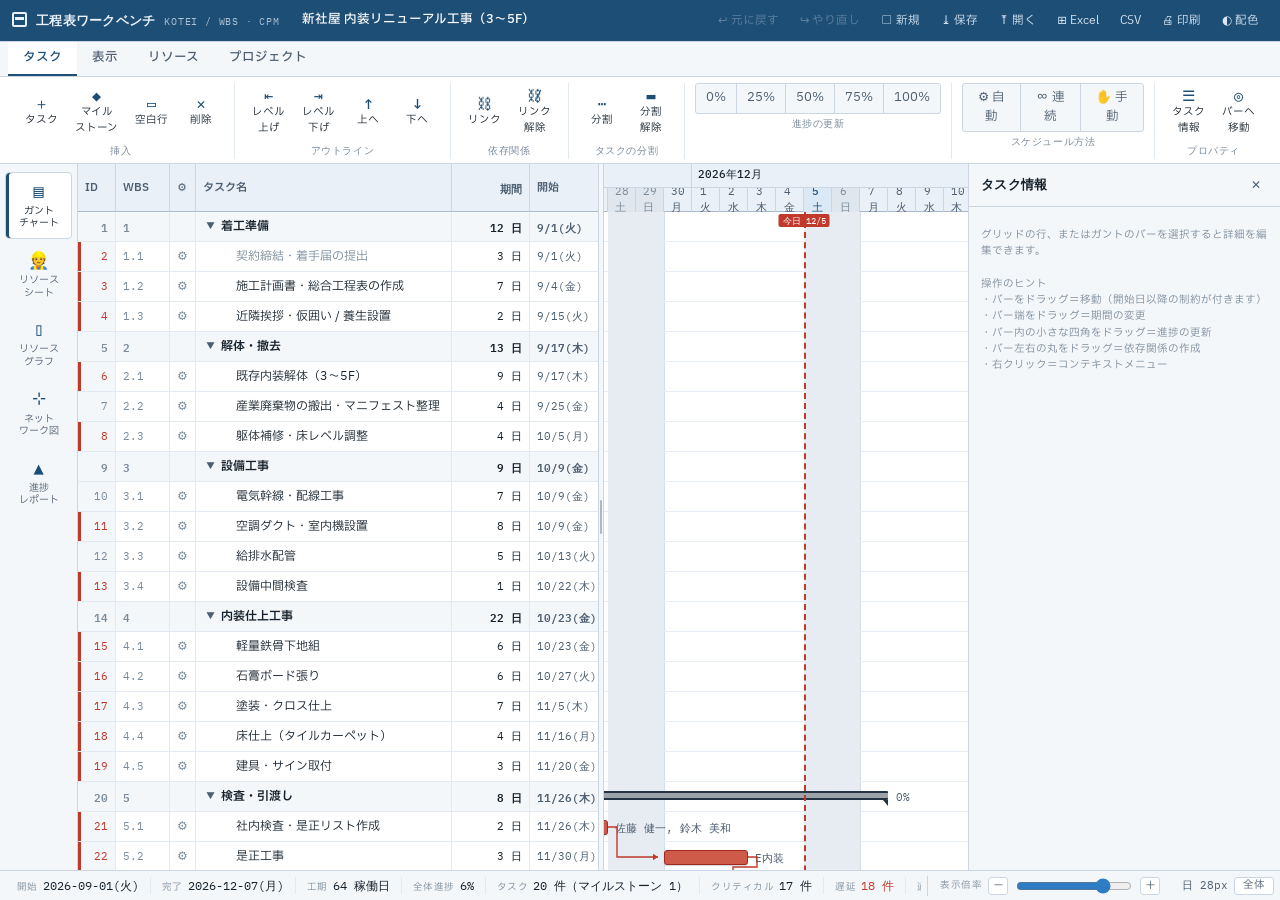
<file: kotei-workbench.html>
<title>工程表ワークベンチ</title>
<link rel="preconnect" href="https://fonts.googleapis.com">
<link rel="preconnect" href="https://fonts.gstatic.com" crossorigin>
<link rel="stylesheet" href="https://fonts.googleapis.com/css2?family=Zen+Kaku+Gothic+New:wght@700&family=IBM+Plex+Sans+JP:wght@400;500;600&family=IBM+Plex+Mono:wght@400;500&display=swap">
<style>
:root{
  --ground:#E9EEF4; --panel:#FFFFFF; --panel2:#F4F7FA; --panel3:#E9F0F7;
  --line:#CBD6E2; --line2:#E2E9F1; --line3:#A9B9CA;
  --ink:#15212C; --ink2:#4C5E70; --ink3:#7A8B9B;
  --accent:#1D4E76; --accent2:#2E7CC4; --accent-soft:#DBE8F5; --accent-ring:#9EC4E8;
  --bar:#3A7FBF; --bar-edge:#255C90; --bar-prog:#16405F; --bar-txt:#FFFFFF;
  --summary:#243444; --milestone:#243444;
  --crit:#C0392B; --crit-bar:#CE5A4A; --crit-edge:#9E2A1D; --crit-soft:#F7E1DD;
  --warn:#A9700F; --warn-soft:#F8EED8; --good:#2C7A55; --good-soft:#DDEFE5;
  --nonwork:#DFE6EE; --holiday:#F1E3E3; --todayline:#C0392B;
  --gridline:#E7EDF4; --weekline:#D3DEEA; --base-bar:#94A3B1;
  --plan:#2E6DA4; --actual:#C9861A;
  --shadow:0 1px 2px rgba(16,33,48,.10), 0 10px 28px rgba(16,33,48,.10);
  --rowh:30px; --headh:48px;
  --font-ui:"IBM Plex Sans JP","Hiragino Kaku Gothic ProN","Yu Gothic",Meiryo,system-ui,sans-serif;
  --font-disp:"Zen Kaku Gothic New","Hiragino Kaku Gothic ProN","Yu Gothic",Meiryo,sans-serif;
  --font-num:"IBM Plex Mono",SFMono-Regular,Consolas,monospace;
}
@media (prefers-color-scheme:dark){
:root:not([data-theme="light"]){
  --ground:#0C121A;
  --panel:#141D27;
  --panel2:#1A2531;
  --panel3:#202D3A;
  --line:#2A3746;
  --line2:#1E2A36;
  --line3:#3D4D5E;
  --ink:#E6ECF3;
  --ink2:#A6B6C5;
  --ink3:#76889A;
  --accent:#5AA3E0;
  --accent2:#7CBCF0;
  --accent-soft:#173049;
  --accent-ring:#2F6693;
  --bar:#356E9E;
  --bar-edge:#4E93D0;
  --bar-prog:#8FC0E8;
  --bar-txt:#EAF3FB;
  --summary:#9FB3C6;
  --milestone:#B7C7D6;
  --crit:#E0705C;
  --crit-bar:#9C4133;
  --crit-edge:#E0705C;
  --crit-soft:#3A211D;
  --warn:#D8A33C;
  --warn-soft:#33290F;
  --good:#5FB78A;
  --good-soft:#14301F;
  --nonwork:#111B25;
  --holiday:#26191F;
  --todayline:#E0705C;
  --gridline:#1B2632;
  --weekline:#243342;
  --base-bar:#5B6C7D;
  --plan:#4E93D0;
  --actual:#B0802F;
  --shadow:0 1px 2px rgba(0,0,0,.4), 0 10px 28px rgba(0,0,0,.35);
}
}
:root[data-theme="dark"]{
  --ground:#0C121A;
  --panel:#141D27;
  --panel2:#1A2531;
  --panel3:#202D3A;
  --line:#2A3746;
  --line2:#1E2A36;
  --line3:#3D4D5E;
  --ink:#E6ECF3;
  --ink2:#A6B6C5;
  --ink3:#76889A;
  --accent:#5AA3E0;
  --accent2:#7CBCF0;
  --accent-soft:#173049;
  --accent-ring:#2F6693;
  --bar:#356E9E;
  --bar-edge:#4E93D0;
  --bar-prog:#8FC0E8;
  --bar-txt:#EAF3FB;
  --summary:#9FB3C6;
  --milestone:#B7C7D6;
  --crit:#E0705C;
  --crit-bar:#9C4133;
  --crit-edge:#E0705C;
  --crit-soft:#3A211D;
  --warn:#D8A33C;
  --warn-soft:#33290F;
  --good:#5FB78A;
  --good-soft:#14301F;
  --nonwork:#111B25;
  --holiday:#26191F;
  --todayline:#E0705C;
  --gridline:#1B2632;
  --weekline:#243342;
  --base-bar:#5B6C7D;
  --plan:#4E93D0;
  --actual:#B0802F;
  --shadow:0 1px 2px rgba(0,0,0,.4), 0 10px 28px rgba(0,0,0,.35);
}

*{box-sizing:border-box}
html,body{height:100%}
body{margin:0;background:var(--ground);color:var(--ink);font-family:var(--font-ui);font-size:12.5px;line-height:1.5;-webkit-font-smoothing:antialiased}
button,input,select,textarea{font:inherit;color:inherit}
:focus-visible{outline:2px solid var(--accent2);outline-offset:1px}
::-webkit-scrollbar{width:12px;height:12px}
::-webkit-scrollbar-thumb{background:var(--line3);border:3px solid var(--panel2);border-radius:8px}
::-webkit-scrollbar-track{background:var(--panel2)}

#app{height:100vh;display:grid;grid-template-rows:auto auto 1fr auto;overflow:hidden;min-width:0}
#app>*{min-width:0}

/* ---- title bar ---- */
.titlebar{display:flex;align-items:center;gap:14px;min-width:0;padding:0 12px;height:42px;background:var(--accent);color:#EAF2FA;border-bottom:1px solid var(--line)}
.brand{display:flex;align-items:baseline;gap:9px;font-family:var(--font-disp);font-weight:700;letter-spacing:.02em}
.brand .mark{width:15px;height:15px;border:2px solid #EAF2FA;border-radius:2px;position:relative;transform:translateY(2px)}
.brand .mark::after{content:"";position:absolute;left:1px;top:3px;width:9px;height:3px;background:#EAF2FA}
.brand small{font-family:var(--font-num);font-weight:400;font-size:10px;opacity:.7;letter-spacing:.08em}
.pjname{flex:1;min-width:0;display:flex;align-items:center;gap:8px}
.pjname input{background:transparent;border:1px solid transparent;color:#fff;padding:3px 7px;border-radius:3px;width:100%;max-width:420px;font-weight:500}
.pjname input:hover{border-color:rgba(255,255,255,.28)}
.pjname input:focus{background:rgba(0,0,0,.22);border-color:rgba(255,255,255,.5);outline:none}
.qat{display:flex;gap:3px;flex:none}
.qat button{background:transparent;border:1px solid transparent;color:#DCE9F5;border-radius:3px;padding:4px 8px;cursor:pointer;font-size:11.5px}
.qat button:hover:not(:disabled){background:rgba(255,255,255,.14);border-color:rgba(255,255,255,.2)}
.qat button:disabled{opacity:.34;cursor:default}

/* ---- ribbon ---- */
.ribbon-tabs{display:flex;gap:0;background:var(--panel2);border-bottom:1px solid var(--line);padding:0 8px}
.ribbon-tabs button{background:none;border:none;border-bottom:2px solid transparent;padding:7px 15px 6px;cursor:pointer;color:var(--ink2);font-weight:500}
.ribbon-tabs button:hover{color:var(--ink);background:var(--panel3)}
.ribbon-tabs button[aria-selected="true"]{color:var(--accent);border-bottom-color:var(--accent);background:var(--panel)}
.ribbon{display:none;gap:0;background:var(--panel);border-bottom:1px solid var(--line);padding:6px 8px 4px;overflow-x:auto}
.ribbon.on{display:flex}
.rgroup{display:flex;flex-direction:column;align-items:center;gap:3px;padding:0 10px;border-right:1px solid var(--line2)}
.rgroup:last-child{border-right:none}
.rrow{display:flex;gap:3px;align-items:stretch}
.rgroup .glabel{font-size:9.5px;color:var(--ink3);letter-spacing:.06em;font-family:var(--font-num)}
.rb{display:flex;flex-direction:column;align-items:center;justify-content:center;gap:2px;min-width:46px;padding:4px 6px;background:transparent;border:1px solid transparent;border-radius:3px;cursor:pointer;color:var(--ink);font-size:10.5px;white-space:nowrap}
.rb .ic{font-size:15px;line-height:1;font-family:var(--font-num);color:var(--accent);font-weight:500}
.rb:hover:not(:disabled){background:var(--accent-soft);border-color:var(--accent-ring)}
.rb:disabled{opacity:.35;cursor:default}
.rb[aria-pressed="true"]{background:var(--accent-soft);border-color:var(--accent-ring)}
.rb.wide{flex-direction:row;min-width:0;gap:5px;font-size:11.5px}
.seg{display:flex;border:1px solid var(--line);border-radius:3px;overflow:hidden;background:var(--panel2)}
.seg button{background:transparent;border:none;border-right:1px solid var(--line);padding:5px 10px;cursor:pointer;color:var(--ink2)}
.seg button:last-child{border-right:none}
.seg button[aria-pressed="true"]{background:var(--accent);color:#fff}
.field{display:flex;align-items:center;gap:5px;font-size:11px;color:var(--ink2)}
.field input,.field select{background:var(--panel);border:1px solid var(--line);border-radius:3px;padding:4px 6px;font-family:var(--font-num);font-size:11px}

/* ---- workspace ---- */
.workspace{display:grid;grid-template-columns:auto 1fr auto;min-height:0;background:var(--ground)}
.viewrail{display:flex;flex-direction:column;gap:2px;padding:8px 5px;background:var(--panel2);border-right:1px solid var(--line);width:78px}
.viewrail button{display:flex;flex-direction:column;align-items:center;gap:3px;padding:8px 2px;background:transparent;border:1px solid transparent;border-radius:4px;cursor:pointer;color:var(--ink2);font-size:10px;line-height:1.25;text-align:center}
.viewrail button .ic{font-size:17px;color:var(--accent);font-family:var(--font-num)}
.viewrail button:hover{background:var(--panel3)}
.viewrail button[aria-current="true"]{background:var(--panel);border-color:var(--line);color:var(--ink);box-shadow:inset 3px 0 0 var(--accent)}
.stage{min-width:0;min-height:0;position:relative;overflow:hidden;background:var(--panel)}
.view{position:absolute;inset:0;display:none;min-height:0}
.view.on{display:grid}

/* ---- gantt view ---- */
#v-gantt{grid-template-columns:var(--gw,640px) 6px 1fr}
.pane{min-width:0;min-height:0;overflow:auto;position:relative;background:var(--panel)}
.splitter{background:var(--panel2);border-left:1px solid var(--line);border-right:1px solid var(--line);cursor:col-resize;position:relative}
.splitter::after{content:"";position:absolute;top:50%;left:1px;width:2px;height:34px;margin-top:-17px;background:var(--line3);border-radius:2px}

table.grid{border-collapse:separate;border-spacing:0;table-layout:fixed;font-size:12px;width:max-content;min-width:100%}
table.grid th{position:sticky;top:0;z-index:3;height:var(--headh);background:var(--panel3);color:var(--ink2);font-weight:600;font-size:11px;text-align:left;padding:0 7px;border-right:1px solid var(--line);border-bottom:1px solid var(--line3);white-space:nowrap;user-select:none}
table.grid td{height:var(--rowh);padding:0 7px;border-right:1px solid var(--line2);border-bottom:1px solid var(--line2);white-space:nowrap;overflow:hidden;text-overflow:ellipsis;background:var(--panel)}
table.grid td.num,table.grid th.num{text-align:right;font-family:var(--font-num);font-variant-numeric:tabular-nums;font-size:11px}
table.grid td.ctr{text-align:center}
table.grid td[data-col="mode"]{cursor:pointer;user-select:none}
table.grid td.date{font-family:var(--font-num);font-size:11px;color:var(--ink2)}
tr.trow:hover td{background:var(--panel2)}
tr.trow.sel td{background:var(--accent-soft)}
tr.trow.summary td{font-weight:600;background:var(--panel2)}
tr.trow.summary.sel td{background:var(--accent-soft)}
tr.trow.blank td{background:var(--panel2)}
tr.trow.segrow td{background:var(--panel2);color:var(--ink2)}
tr.trow.segrow.sel td{background:var(--accent-soft)}
tr.trow.blank.sel td{background:var(--accent-soft)}
.blanktxt{color:var(--ink3);font-size:11.5px}
.row-hit.blank{background:var(--panel2)}
.row-hit.blank.sel{background:var(--accent-soft)}
tr.trow.crit td.c-id{color:var(--crit);box-shadow:inset 3px 0 0 var(--crit)}
tr.trow.done td.c-name{color:var(--ink3)}
td.c-id{color:var(--ink3);font-family:var(--font-num);font-size:10.5px;text-align:right;background:var(--panel2)!important}
td.c-wbs{font-family:var(--font-num);font-size:10.5px;color:var(--ink3)}
.nm{display:flex;align-items:center;gap:4px;min-width:0}
.tw{width:14px;height:14px;flex:none;border:none;background:none;cursor:pointer;color:var(--ink2);font-size:9px;line-height:1;padding:0}
.tw.ph{visibility:hidden}
.nm .txt{overflow:hidden;text-overflow:ellipsis;white-space:nowrap}
.chip{display:inline-block;padding:0 5px;border-radius:9px;font-size:9.5px;line-height:15px;font-family:var(--font-num);background:var(--panel3);color:var(--ink2);border:1px solid var(--line)}
.chip.ms{background:var(--panel3);color:var(--ink)}
.chip.cr{background:var(--crit-soft);color:var(--crit);border-color:var(--crit)}
.chip.wn{background:var(--warn-soft);color:var(--warn);border-color:var(--warn)}
.pbar{position:relative;height:11px;border:1px solid var(--line);border-radius:6px;background:var(--panel2);overflow:hidden;min-width:44px}
.pbar i{position:absolute;left:0;top:0;bottom:0;background:var(--accent2);display:block}
.pbar b{position:absolute;inset:0;text-align:center;font-size:9px;font-family:var(--font-num);font-weight:500;color:var(--ink);line-height:9px;mix-blend-mode:normal}
.cell-edit{width:100%;height:calc(var(--rowh) - 6px);border:1px solid var(--accent2);border-radius:2px;background:var(--panel);padding:0 4px;font-size:12px;font-family:var(--font-ui)}
.cell-edit.num{font-family:var(--font-num);text-align:right}
.edit-wrap{display:flex;align-items:stretch;gap:2px;height:calc(var(--rowh) - 6px)}
.edit-wrap .cell-edit{flex:1;min-width:0;height:100%}
.edit-wrap input[type=number]{-moz-appearance:textfield}
.edit-wrap input[type=number]::-webkit-outer-spin-button,.edit-wrap input[type=number]::-webkit-inner-spin-button{-webkit-appearance:none;margin:0}
.edit-wrap.hidenative input[type=date]::-webkit-calendar-picker-indicator{opacity:0;width:0;padding:0;margin:0}
.spin{display:flex;flex-direction:column;width:15px;flex:none}
.spin button{flex:1;display:flex;align-items:center;justify-content:center;padding:0;border:1px solid var(--line);background:var(--panel2);color:var(--ink2);cursor:pointer;font-size:7px;line-height:1}
.spin button:first-child{border-radius:2px 2px 0 0;border-bottom:none}
.spin button:last-child{border-radius:0 0 2px 2px}
.spin button:hover{background:var(--accent-soft);color:var(--accent);border-color:var(--accent-ring)}
.calbtn{width:20px;flex:none;border:1px solid var(--line);border-radius:2px;background:var(--panel2);color:var(--ink2);cursor:pointer;font-size:11px;line-height:1;padding:0}
.calbtn:hover{background:var(--accent-soft);color:var(--accent);border-color:var(--accent-ring)}

/* ---- chart ---- */
.chart-inner{position:relative;width:max-content;min-width:100%}
.tl{position:sticky;top:0;z-index:3;height:var(--headh);background:var(--panel3);border-bottom:1px solid var(--line3)}
.tl-major,.tl-minor{position:relative;height:24px}
.tl-major{border-bottom:1px solid var(--line)}
.tl-cell{position:absolute;top:0;bottom:0;border-right:1px solid var(--line);font-size:10.5px;color:var(--ink2);display:flex;align-items:center;justify-content:center;font-family:var(--font-num);overflow:hidden;white-space:nowrap}
.tl-major .tl-cell{font-weight:500;color:var(--ink);justify-content:flex-start;padding-left:6px}
.tl-cell.we{color:var(--ink3);background:var(--nonwork)}
.tl-cell.hd{color:var(--crit);background:var(--holiday)}
.tl-cell.td{background:var(--accent-soft);color:var(--accent);font-weight:500}
.chart-body{position:relative;overflow:hidden}
.bg-nonwork{position:absolute;top:0;bottom:0;background:var(--nonwork);opacity:.75}
.bg-holiday{position:absolute;top:0;bottom:0;background:var(--holiday);opacity:.85}
.bg-vline{position:absolute;top:0;bottom:0;width:1px;background:var(--weekline)}
.bg-hline{position:absolute;left:0;right:0;height:1px;background:var(--gridline)}
.row-hit{position:absolute;left:0;right:0}
.row-hit:hover{background:var(--panel2)}
.row-hit.sel{background:var(--accent-soft)}
.todayline{position:absolute;top:0;bottom:0;width:0;border-left:2px dashed var(--todayline);z-index:4;pointer-events:none}
.todayflag{position:absolute;top:2px;transform:translateX(-50%);font-size:9px;font-family:var(--font-num);color:#fff;background:var(--todayline);padding:0 4px;border-radius:2px;z-index:5;pointer-events:none;white-space:nowrap}

.bar{position:absolute;border-radius:3px;cursor:grab;z-index:2}
.bar.task{background:var(--bar);border:1px solid var(--bar-edge);box-shadow:0 1px 1px rgba(16,33,48,.18)}
.bar.task.crit{background:var(--crit-bar);border-color:var(--crit-edge)}
.bar.task .prog{position:absolute;left:0;top:0;bottom:0;background:var(--bar-prog);border-radius:2px 0 0 2px;opacity:.9}
.bar.task.sel{outline:2px solid var(--accent);outline-offset:1px}
.bar.sum{background:var(--summary);height:9px!important;border-radius:1px}
.bar.sum::before,.bar.sum::after{content:"";position:absolute;top:100%;border-style:solid;border-color:var(--summary) transparent transparent transparent;border-width:6px 5px 0 0}
.bar.sum::before{left:0}
.bar.sum::after{right:0;border-width:6px 0 0 5px;border-color:var(--summary) transparent transparent transparent}
.bar.sum .sprog{position:absolute;left:0;top:2px;bottom:2px;background:var(--panel);opacity:.55}
.ms-mark{position:absolute;width:13px;height:13px;background:var(--milestone);transform:rotate(45deg);z-index:2;cursor:grab;border-radius:2px}
.ms-mark.crit{background:var(--crit)}
.ms-mark.sel{outline:2px solid var(--accent);outline-offset:2px}
.bar-label{position:absolute;font-size:10.5px;color:var(--ink2);white-space:nowrap;pointer-events:none;z-index:2;font-family:var(--font-num)}
.bar-label.in{color:var(--bar-txt);font-family:var(--font-ui)}
.base-bar{position:absolute;height:5px;background:var(--base-bar);border-radius:1px;opacity:.85;z-index:1}
.slack-line{position:absolute;height:0;border-top:1px dashed var(--ink3);z-index:1}
.split-link{position:absolute;height:0;border-top:1.5px dotted var(--bar-edge);z-index:2;pointer-events:none;opacity:.85}
.bar.task.seg-first{border-top-right-radius:1px;border-bottom-right-radius:1px}
.bar.task.seg-last{border-top-left-radius:1px;border-bottom-left-radius:1px}
.slack-line::after{content:"";position:absolute;right:0;top:-3px;width:1px;height:7px;background:var(--ink3)}
.grip{position:absolute;top:0;bottom:0;width:6px;cursor:ew-resize;z-index:3}
.grip.l{left:-3px}
.grip.r{right:-3px}
.grip.sp{width:9px;z-index:6}
.grip.sp.l{left:-4.5px}
.grip.sp.r{right:-4.5px}
.grip.sp::after{content:"";position:absolute;left:50%;margin-left:-1.5px;top:-2px;bottom:-2px;width:3px;border-radius:2px;background:var(--accent);box-shadow:0 0 0 1px var(--panel);opacity:0;transition:opacity .12s}
.barwrap:hover .grip.sp::after,.grip.sp:hover::after{opacity:.95}
.link-dot{position:absolute;width:9px;height:9px;border-radius:50%;background:var(--panel);border:1.5px solid var(--accent);top:50%;margin-top:-4.5px;z-index:5;cursor:crosshair;opacity:0;transition:opacity .12s}
.link-dot.l{left:-13px}
.link-dot.r{right:-13px}
.barwrap:hover .link-dot{opacity:1}
.prog-grip{position:absolute;width:8px;height:8px;top:50%;margin-top:-4px;background:var(--panel);border:1.5px solid var(--bar-prog);border-radius:2px;z-index:4;cursor:ew-resize;opacity:0}
.barwrap:hover .prog-grip{opacity:1}
svg.links{position:absolute;left:0;top:0;pointer-events:none;z-index:3;overflow:visible}
svg.links path{fill:none;stroke:var(--ink3);stroke-width:1.2}
svg.links path.crit{stroke:var(--crit);stroke-width:1.4}
.drag-ghost{position:absolute;border:1.5px dashed var(--accent);background:rgba(46,124,196,.14);border-radius:3px;z-index:9;pointer-events:none}
.link-rubber{position:absolute;height:0;border-top:1.5px dashed var(--accent);z-index:9;pointer-events:none;transform-origin:0 0}

/* ---- tooltip ---- */
#tip{position:fixed;z-index:200;background:var(--panel);color:var(--ink);border:1px solid var(--line3);border-radius:5px;box-shadow:var(--shadow);padding:8px 10px;font-size:11.5px;max-width:290px;pointer-events:none;display:none}
#tip h5{margin:0 0 5px;font-size:12px;font-family:var(--font-disp);font-weight:700}
#tip dl{display:grid;grid-template-columns:auto 1fr;gap:2px 10px;margin:0}
#tip dt{color:var(--ink3);font-size:10.5px}
#tip dd{margin:0;font-family:var(--font-num);font-size:10.5px}

/* ---- inspector ---- */
.inspector{width:312px;background:var(--panel2);border-left:1px solid var(--line);overflow:auto;display:flex;flex-direction:column}
.inspector.hidden{display:none}
.insp-head{position:sticky;top:0;background:var(--panel2);border-bottom:1px solid var(--line);padding:9px 12px;display:flex;align-items:center;justify-content:space-between;z-index:2}
.insp-head h3{margin:0;font-family:var(--font-disp);font-size:13px;font-weight:700;letter-spacing:.02em}
.insp-body{padding:10px 12px 22px;display:flex;flex-direction:column;gap:12px}
.fset{background:var(--panel);border:1px solid var(--line);border-radius:5px;padding:9px 10px;display:flex;flex-direction:column;gap:8px}
.fset h4{margin:0;font-size:10px;letter-spacing:.1em;color:var(--ink3);font-family:var(--font-num);font-weight:500;text-transform:uppercase}
.frow{display:grid;grid-template-columns:78px 1fr;gap:8px;align-items:center}
.frow>label{font-size:11px;color:var(--ink2)}
.frow input,.frow select,.frow textarea{width:100%;background:var(--panel);border:1px solid var(--line);border-radius:3px;padding:4px 6px;font-size:11.5px}
.frow input[type=date],.frow input[type=number]{font-family:var(--font-num)}
.frow textarea{resize:vertical;min-height:52px;font-size:11.5px}
.icon-btn{background:transparent;border:1px solid transparent;border-radius:3px;cursor:pointer;color:var(--ink2);padding:2px 6px;font-size:12px}
.icon-btn:hover{background:var(--panel3);border-color:var(--line)}
.mini{width:100%;border-collapse:collapse;font-size:11px}
.mini th{text-align:left;color:var(--ink3);font-weight:500;font-size:10px;padding:2px 4px;border-bottom:1px solid var(--line2)}
.mini td{padding:2px 4px;border-bottom:1px solid var(--line2)}
.mini select,.mini input{width:100%;background:var(--panel);border:1px solid var(--line);border-radius:3px;padding:2px 3px;font-size:10.5px;font-family:var(--font-num)}
.btn{background:var(--panel);border:1px solid var(--line);border-radius:3px;padding:4px 9px;cursor:pointer;font-size:11.5px;color:var(--ink)}
.btn:hover{background:var(--panel3);border-color:var(--line3)}
.btn.pri{background:var(--accent);border-color:var(--accent);color:#fff}
.btn.pri:hover{background:var(--accent2);border-color:var(--accent2)}
.btn.dgr{color:var(--crit);border-color:var(--crit)}
.btn.dgr:hover{background:var(--crit-soft)}
.btnrow{display:flex;gap:6px;flex-wrap:wrap}

/* ---- statusbar ---- */
.statusbar{display:flex;align-items:center;gap:0;min-width:0;background:var(--panel2);border-top:1px solid var(--line);padding:0 6px;height:30px}
.stmain{display:flex;align-items:center;flex:1;min-width:0;height:100%;overflow-x:auto}
.zoomctl{display:flex;align-items:center;gap:6px;padding-left:12px;margin-left:6px;border-left:1px solid var(--line);flex:none}
.zoomctl .k{font-size:9.5px;color:var(--ink3);letter-spacing:.04em}
.zbtn{width:20px;height:18px;border:1px solid var(--line);border-radius:3px;background:var(--panel);color:var(--ink2);cursor:pointer;font-size:11px;line-height:1;padding:0;display:flex;align-items:center;justify-content:center}
.zbtn.wide{width:auto;padding:0 8px;font-size:10.5px}
.zbtn:hover{background:var(--accent-soft);border-color:var(--accent-ring);color:var(--accent)}
#zslider{width:116px;height:16px;accent-color:var(--accent2);cursor:ew-resize}
#zval{font-family:var(--font-num);font-size:10.5px;color:var(--ink2);min-width:62px;text-align:right}
.st{display:flex;align-items:baseline;gap:5px;padding:0 11px;border-right:1px solid var(--line2);white-space:nowrap}
.st:last-of-type{border-right:none}
.st .k{font-size:9.5px;color:var(--ink3);letter-spacing:.05em}
.st .v{font-family:var(--font-num);font-size:11.5px;font-variant-numeric:tabular-nums}
.st .v.warnv{color:var(--crit)}
.st .v.okv{color:var(--good)}
.spacer{flex:1}

/* ---- sheet-style views ---- */
.sheet{padding:0;overflow:auto}
.sheet-inner{padding:16px 20px 30px;display:flex;flex-direction:column;gap:16px;min-width:0}
.vhead{display:flex;align-items:flex-end;justify-content:space-between;gap:16px;flex-wrap:wrap}
.vhead h2{margin:0;font-family:var(--font-disp);font-size:17px;font-weight:700;letter-spacing:.02em}
.vhead p{margin:2px 0 0;color:var(--ink2);font-size:11.5px;max-width:62ch}
table.data{border-collapse:separate;border-spacing:0;width:100%;background:var(--panel);border:1px solid var(--line);border-radius:6px;overflow:hidden;font-size:12px}
table.data th{background:var(--panel3);text-align:left;font-size:10.5px;color:var(--ink2);font-weight:600;padding:7px 9px;border-bottom:1px solid var(--line);white-space:nowrap}
table.data td{padding:5px 9px;border-bottom:1px solid var(--line2);vertical-align:middle}
table.data tr:last-child td{border-bottom:none}
table.data td.num,table.data th.num{text-align:right;font-family:var(--font-num);font-variant-numeric:tabular-nums}
table.data tr.over td{background:var(--crit-soft)}
table.data input{background:transparent;border:1px solid transparent;border-radius:3px;padding:2px 4px;width:100%}
table.data input:hover{border-color:var(--line)}
table.data input:focus{background:var(--panel);border-color:var(--accent2);outline:none}
table.data input.num{font-family:var(--font-num);text-align:right}
.swatch{display:inline-block;width:9px;height:9px;border-radius:2px;margin-right:6px;vertical-align:-1px}
.tiles{display:grid;grid-template-columns:repeat(auto-fit,minmax(158px,1fr));gap:10px}
.tile{background:var(--panel);border:1px solid var(--line);border-radius:6px;padding:11px 13px;display:flex;flex-direction:column;gap:3px}
.tile .k{font-size:10px;color:var(--ink3);letter-spacing:.05em}
.tile .v{font-family:var(--font-num);font-size:22px;font-weight:500;line-height:1.15;font-variant-numeric:tabular-nums}
.tile .s{font-size:10.5px;color:var(--ink2)}
.tile.alert{border-color:var(--crit)}
.tile.alert .v{color:var(--crit)}
.card{background:var(--panel);border:1px solid var(--line);border-radius:6px;padding:13px 15px}
.card h3{margin:0 0 2px;font-family:var(--font-disp);font-size:13px;font-weight:700}
.card p.sub{margin:0 0 10px;font-size:11px;color:var(--ink3)}
.legend{display:flex;gap:14px;flex-wrap:wrap;font-size:11px;color:var(--ink2);margin-bottom:6px}
.legend span{display:flex;align-items:center;gap:5px}
.legend i{width:14px;height:3px;border-radius:2px;display:block}
.chartbox{overflow-x:auto}
.chartbox svg{display:block}
.chartbox text{font-family:var(--font-num);font-size:9.5px;fill:var(--ink3)}
.chartbox text.lbl{fill:var(--ink2);font-size:10px}
.netbox{overflow:auto;background:var(--panel2);border:1px solid var(--line);border-radius:6px;padding:18px;min-height:0}
.net-inner{position:relative}
.node{position:absolute;width:158px;background:var(--panel);border:1.5px solid var(--line3);border-radius:5px;padding:5px 7px;font-size:10.5px;cursor:pointer;box-shadow:0 1px 2px rgba(16,33,48,.08)}
.node.crit{border-color:var(--crit)}
.node.sel{outline:2px solid var(--accent);outline-offset:1px}
.node .nid{font-family:var(--font-num);font-size:9px;color:var(--ink3);display:flex;justify-content:space-between}
.node .nnm{font-weight:600;margin:1px 0 3px;overflow:hidden;text-overflow:ellipsis;white-space:nowrap}
.node .ndt{font-family:var(--font-num);font-size:9px;color:var(--ink2);display:flex;justify-content:space-between}
.node.ms{border-style:double;border-width:3px}
svg.netlinks{position:absolute;left:0;top:0;pointer-events:none}
svg.netlinks path{fill:none;stroke:var(--ink3);stroke-width:1.2}
svg.netlinks path.crit{stroke:var(--crit);stroke-width:1.5}

/* ---- dialogs ---- */
dialog{border:1px solid var(--line3);border-radius:8px;background:var(--panel);color:var(--ink);padding:0;box-shadow:var(--shadow);max-width:min(94vw,600px);width:100%}
dialog::backdrop{background:rgba(10,20,30,.42)}
dialog h3{margin:0;padding:12px 16px;border-bottom:1px solid var(--line);font-family:var(--font-disp);font-size:14px;font-weight:700;background:var(--panel2)}
.dlg-body{padding:14px 16px;display:flex;flex-direction:column;gap:12px;max-height:66vh;overflow:auto}
.dlg-foot{padding:10px 16px;border-top:1px solid var(--line);display:flex;justify-content:flex-end;gap:8px;background:var(--panel2)}
.wk{display:flex;gap:5px;flex-wrap:wrap}
.wk label{display:flex;align-items:center;gap:4px;border:1px solid var(--line);border-radius:3px;padding:3px 7px;font-size:11px;background:var(--panel2);cursor:pointer}
.hol-list{display:flex;flex-direction:column;gap:3px;max-height:190px;overflow:auto;border:1px solid var(--line2);border-radius:4px;padding:6px}
.hol-item{display:grid;grid-template-columns:88px 1fr auto;gap:7px;align-items:center;font-size:11px}
.hol-item span{font-family:var(--font-num);color:var(--ink2)}
.hint{font-size:10.5px;color:var(--ink3);line-height:1.55}
.toast{position:fixed;left:50%;bottom:44px;transform:translateX(-50%);background:var(--accent);color:#fff;padding:7px 16px;border-radius:20px;font-size:12px;z-index:300;box-shadow:var(--shadow);opacity:0;transition:opacity .18s}
.toast.on{opacity:1}
.ctxmenu{position:fixed;z-index:250;background:var(--panel);border:1px solid var(--line3);border-radius:5px;box-shadow:var(--shadow);padding:4px;min-width:172px;display:none;overflow-y:auto;overscroll-behavior:contain}
.ctxmenu.on{display:block}
.ctxmenu button{display:flex;justify-content:space-between;gap:16px;width:100%;background:none;border:none;text-align:left;padding:5px 9px;border-radius:3px;cursor:pointer;font-size:11.5px;color:var(--ink)}
.ctxmenu button:hover{background:var(--accent-soft)}
.ctxmenu button kbd{font-family:var(--font-num);font-size:9.5px;color:var(--ink3)}
.ctxmenu hr{border:none;border-top:1px solid var(--line2);margin:4px 2px}

@media (prefers-reduced-motion:reduce){*{transition:none!important;animation:none!important}}
/* ---- 印刷ドキュメント（画面プレビューと紙面で共通） ---- */
#printdoc{display:none}
.pdoc{background:#fff;color:#14202b;font-family:var(--font-ui);-webkit-print-color-adjust:exact;print-color-adjust:exact}
.p-sheet{background:#fff;box-sizing:border-box;overflow:hidden}
.p-sheet+.p-sheet{page-break-before:always;break-before:page}
.p-head{display:flex;justify-content:space-between;align-items:flex-start;gap:8mm;border-bottom:1pt solid #16222e;padding-bottom:2mm;margin-bottom:3mm}
.p-title{font-family:var(--font-disp);font-weight:700;font-size:13pt;line-height:1.25;color:#101c26}
.p-sub{font-size:8pt;color:#3f505d;margin-top:1.2mm}
.p-meta{font-family:var(--font-num);font-size:7pt;color:#3f505d;text-align:right;line-height:1.7;white-space:nowrap}
.p-stats{display:flex;border:0.6pt solid #b6c3d0;border-radius:1mm;margin-bottom:3mm;overflow:hidden}
.p-stat{flex:1;padding:1.4mm 2.4mm;border-right:0.6pt solid #dde4ec}
.p-stat:last-child{border-right:none}
.p-stat .k{font-size:6.5pt;color:#5a6a78;display:block;letter-spacing:.03em}
.p-stat .v{font-family:var(--font-num);font-size:10pt;font-weight:500;color:#16222e}
.p-stat .v.bad{color:#a8301f}
table.p-gantt{border-collapse:collapse;table-layout:fixed;width:100%;font-size:7.5pt}
table.p-gantt thead{display:table-header-group}
table.p-gantt th{background:#eef2f7;border:0.6pt solid #b6c3d0;padding:0.8mm 1.2mm;font-weight:600;font-size:7pt;color:#31414d;text-align:left;vertical-align:bottom}
table.p-gantt th.tl{padding:0}
table.p-gantt td{border:0.5pt solid #d9e1e9;padding:0.7mm 1.2mm;vertical-align:middle;overflow:hidden;white-space:nowrap;text-overflow:ellipsis}
table.p-gantt td.n{font-family:var(--font-num);font-variant-numeric:tabular-nums;font-size:7pt;text-align:right}
table.p-gantt td.c{text-align:center}
table.p-gantt tr{page-break-inside:avoid;break-inside:avoid}
table.p-gantt tr.sum td{background:#f2f5f9;font-weight:600}
table.p-gantt tr.blankrow td{background:#f8fafc;color:#5a6a78}
table.p-gantt tr.blankrow .p-track{height:3.6mm}
table.p-gantt td.trk{padding:0}
.p-tlh{position:relative;height:9mm}
.p-tlh .maj,.p-tlh .min{position:absolute;left:0;right:0;height:4.5mm}
.p-tlh .maj{top:0;border-bottom:0.5pt solid #b6c3d0}
.p-tlh .min{top:4.5mm}
.p-tlh i{position:absolute;top:0;bottom:0;border-right:0.4pt solid #c9d4df;font-style:normal;font-family:var(--font-num);font-size:6pt;color:#3f505d;display:flex;align-items:center;justify-content:center;overflow:hidden}
.p-tlh .maj i{justify-content:flex-start;padding-left:1mm;font-size:7pt;color:#16222e;font-weight:500}
.p-tlh i.we{background:#e7ecf2;color:#78889a}
.p-tlh i.hd{background:#f4e5e5;color:#a8301f}
.p-track{position:relative;height:5.4mm}
.p-nw{position:absolute;top:0;bottom:0;background:#eef1f6}
.p-hd{position:absolute;top:0;bottom:0;background:#f7eaea}
.p-vl{position:absolute;top:0;bottom:0;width:0.25mm;background:#e2e8ef}
.p-today{position:absolute;top:0;bottom:0;width:0;border-left:0.4mm dashed #c0392b}
.p-bar{position:absolute;top:1.4mm;height:2.6mm;background:#3a7fbf;border:0.4pt solid #21507c;border-radius:0.5mm;overflow:hidden}
.p-bar .pf{position:absolute;left:0;top:0;bottom:0;background:#123f5e}
.p-bar.crit{background:#d17263;border-color:#9a2f1e}
.p-bar.crit .pf{background:#8d2b1b}
.p-bar.done{background:#7f97ab;border-color:#5a6d7d}
.p-sum{position:absolute;top:1.8mm;height:1.8mm;background:#243444}
.p-sum::before,.p-sum::after{content:"";position:absolute;top:100%;border-style:solid;border-width:1.2mm 1mm 0 0;border-color:#243444 transparent transparent transparent}
.p-sum::before{left:0}
.p-sum::after{right:0;border-width:1.2mm 0 0 1mm}
.p-ms{position:absolute;width:2.4mm;height:2.4mm;background:#243444;transform:rotate(45deg);top:1.5mm}
.p-ms.crit{background:#a8301f}
.p-cap{position:absolute;font-size:6pt;color:#5a6a78;top:1.2mm}
.p-split{position:absolute;top:2.5mm;height:0;border-top:0.4mm dotted #21507c;opacity:.85}
.p-blab{position:absolute;font-family:var(--font-num);font-size:6pt;color:#3f505d;top:1.5mm;white-space:nowrap}
.p-base{position:absolute;top:4.3mm;height:1mm;background:#94a3b1;border-radius:0.3mm}
.p-legend{display:flex;gap:5mm;flex-wrap:wrap;font-size:6.5pt;color:#3f505d;margin-top:2.5mm;padding-top:1.5mm;border-top:0.5pt solid #d9e1e9}
.p-legend span{display:flex;align-items:center;gap:1.2mm}
.p-legend i{display:block;width:5mm;height:2mm;border-radius:0.4mm}
.p-foot{display:flex;justify-content:space-between;font-size:6.5pt;color:#5a6a78;margin-top:2mm;font-family:var(--font-num)}
.p-chart svg{width:100%;height:auto;max-height:70mm}
.p-chart text{fill:#3f505d}
.p-note{font-size:7pt;color:#3f505d;margin:2mm 0 0;line-height:1.6}
.p-empty{padding:14mm;text-align:center;color:#5a6a78;font-size:9pt;border:0.6pt dashed #b6c3d0;border-radius:2mm}
.p-h2{font-family:var(--font-disp);font-size:10pt;font-weight:700;margin:0 0 1.5mm;color:#101c26}
.p-two{display:flex;gap:6mm;align-items:flex-start}
.p-two>*{flex:1;min-width:0}
/* 印刷ダイアログのプレビュー */
dialog.wide{max-width:min(96vw,940px)}
.note-blocked{border-left:3px solid var(--warn);background:var(--warn-soft);color:var(--ink);padding:9px 12px;border-radius:0 5px 5px 0;font-size:12px;line-height:1.7}
.pv-wrap{background:#6f7d8b;padding:10px;overflow:auto;max-height:48vh;border-radius:4px;border:1px solid var(--line)}
.pv-scale{transform-origin:top left;background:#fff;box-shadow:0 2px 10px rgba(0,0,0,.35)}
.pgrid{display:grid;grid-template-columns:repeat(auto-fit,minmax(210px,1fr));gap:10px}
.pgrid .fset{gap:6px}
.radio-list{display:flex;flex-direction:column;gap:2px;max-height:196px;overflow:auto;border:1px solid var(--line2);border-radius:4px;padding:5px}
.radio-list label{display:flex;align-items:center;gap:6px;padding:3px 6px;border-radius:3px;font-size:11.5px;cursor:pointer}
.radio-list label:hover{background:var(--panel3)}
.radio-list label.on{background:var(--accent-soft)}
.radio-list small{color:var(--ink3);font-size:10px;margin-left:auto;font-family:var(--font-num)}

@media (prefers-reduced-motion:reduce){*{transition:none!important;animation:none!important}}
@media print{
  html,body{background:#fff!important;height:auto!important;overflow:visible!important}
  #app,#tip,#toast,.ctxmenu,dialog,#pvwrap{display:none!important}
  #printdoc{display:block!important}
  .p-sheet{padding:0!important}
}
</style>

<div id="app">
  <div class="titlebar">
    <div class="brand"><span class="mark"></span><span>工程表ワークベンチ</span><small>KOTEI / WBS · CPM</small></div>
    <div class="pjname"><input id="pjname" aria-label="プロジェクト名" spellcheck="false"></div>
    <div class="qat">
      <button data-act="undo" id="b-undo" title="元に戻す (Ctrl+Z)">↩ 元に戻す</button>
      <button data-act="redo" id="b-redo" title="やり直し (Ctrl+Y)">↪ やり直し</button>
      <button data-act="newProj" title="すべてのタスクを削除して新しい工程表を作る">▢ 新規</button>
      <button data-act="save" title="この工程表を .json で保存">⤓ 保存</button>
      <button data-act="open" title="保存した .json を読み込む">⤒ 開く</button>
      <button data-act="xlsx" title="Excel 形式（.xlsx）で書き出す">⊞ Excel</button>
      <button data-act="csv" title="CSV に書き出す">CSV</button>
      <button data-act="print" title="印刷 / PDF">🖨 印刷</button>
      <button data-act="theme" title="配色を切り替える">◐ 配色</button>
    </div>
  </div>

  <div>
    <div class="ribbon-tabs" role="tablist">
      <button role="tab" data-tab="task" aria-selected="true">タスク</button>
      <button role="tab" data-tab="view" aria-selected="false">表示</button>
      <button role="tab" data-tab="res" aria-selected="false">リソース</button>
      <button role="tab" data-tab="proj" aria-selected="false">プロジェクト</button>
    </div>

    <div class="ribbon on" data-panel="task">
      <div class="rgroup"><div class="rrow">
        <button class="rb" data-act="addTask"><span class="ic">＋</span>タスク</button>
        <button class="rb" data-act="addMilestone"><span class="ic">◆</span>マイル<br>ストーン</button>
        <button class="rb" data-act="addBlank"><span class="ic">▭</span>空白行</button>
        <button class="rb" data-act="delTask"><span class="ic">✕</span>削除</button>
      </div><div class="glabel">挿入</div></div>
      <div class="rgroup"><div class="rrow">
        <button class="rb" data-act="outdent" title="Alt+←"><span class="ic">⇤</span>レベル<br>上げ</button>
        <button class="rb" data-act="indent" title="Alt+→"><span class="ic">⇥</span>レベル<br>下げ</button>
        <button class="rb" data-act="moveUp"><span class="ic">↑</span>上へ</button>
        <button class="rb" data-act="moveDown"><span class="ic">↓</span>下へ</button>
      </div><div class="glabel">アウトライン</div></div>
      <div class="rgroup"><div class="rrow">
        <button class="rb" data-act="link" title="選択した2つ以上のタスクを FS で接続"><span class="ic">⛓</span>リンク</button>
        <button class="rb" data-act="unlink"><span class="ic">⛓̸</span>リンク<br>解除</button>
      </div><div class="glabel">依存関係</div></div>
      <div class="rgroup"><div class="rrow">
        <button class="rb" data-act="splitTask" title="実働の途中に中断期間を入れます"><span class="ic">⋯</span>分割</button>
        <button class="rb" data-act="unsplit" title="中断をすべて取り消します"><span class="ic">▬</span>分割<br>解除</button>
      </div><div class="glabel">タスクの分割</div></div>
      <div class="rgroup"><div class="rrow">
        <div class="seg" id="seg-pct">
          <button data-act="pct" data-v="0">0%</button>
          <button data-act="pct" data-v="25">25%</button>
          <button data-act="pct" data-v="50">50%</button>
          <button data-act="pct" data-v="75">75%</button>
          <button data-act="pct" data-v="100">100%</button>
        </div>
      </div><div class="glabel">進捗の更新</div></div>
      <div class="rgroup"><div class="rrow">
        <div class="seg" id="seg-mode">
          <button data-act="mode" data-v="auto" title="稼働カレンダー（土日祝を除く）で計算">⚙ 自動</button>
          <button data-act="mode" data-v="cont" title="土日祝も稼働日として連続で計算">∞ 連続</button>
          <button data-act="mode" data-v="manual" title="入力した開始日を固定">✋ 手動</button>
        </div>
      </div><div class="glabel">スケジュール方法</div></div>
      <div class="rgroup"><div class="rrow">
        <button class="rb" data-act="info"><span class="ic">☰</span>タスク<br>情報</button>
        <button class="rb" data-act="scrollTo"><span class="ic">◎</span>バーへ<br>移動</button>
      </div><div class="glabel">プロパティ</div></div>
    </div>

    <div class="ribbon" data-panel="view">
      <div class="rgroup"><div class="rrow">
        <div class="seg" id="seg-zoom">
          <button data-act="zoom" data-v="day">日</button>
          <button data-act="zoom" data-v="week">週</button>
          <button data-act="zoom" data-v="month">月</button>
          <button data-act="zoom" data-v="quarter">四半期</button>
        </div>
        <button class="rb wide" data-act="today"><span class="ic">▾</span>今日へ</button>
      </div><div class="glabel">タイムスケール</div></div>
      <div class="rgroup"><div class="rrow">
        <button class="rb" data-act="zoomIn"><span class="ic">＋</span>拡大</button>
        <button class="rb" data-act="zoomOut"><span class="ic">−</span>縮小</button>
        <button class="rb" data-act="zoomFit"><span class="ic">⇔</span>全体を<br>表示</button>
      </div><div class="glabel">表示範囲</div></div>
      <div class="rgroup"><div class="rrow">
        <button class="rb" data-act="tgl" data-v="showCritical"><span class="ic">▰</span>クリティカル<br>パス</button>
        <button class="rb" data-act="tgl" data-v="showBaseline"><span class="ic">▭</span>ベース<br>ライン</button>
        <button class="rb" data-act="tgl" data-v="showSlack"><span class="ic">┄</span>余裕<br>時間</button>
        <button class="rb" data-act="tgl" data-v="showLabel"><span class="ic">🏷</span>バー<br>ラベル</button>
        <button class="rb" data-act="tgl" data-v="splitRows" title="分割したタスクを区間ごとの行に展開します"><span class="ic">⋯</span>分割を<br>別行に</button>
      </div><div class="glabel">ガントの表示</div></div>
      <div class="rgroup"><div class="rrow">
        <button class="rb" data-act="expandAll"><span class="ic">⊞</span>すべて<br>展開</button>
        <button class="rb" data-act="collapseAll"><span class="ic">⊟</span>すべて<br>折りたたみ</button>
      </div><div class="glabel">アウトライン</div></div>
      <div class="rgroup"><div class="rrow" style="gap:10px">
        <div class="field"><label for="f-filter">フィルター</label>
          <select id="f-filter">
            <option value="all">すべてのタスク</option>
            <option value="crit">クリティカルのみ</option>
            <option value="inc">未完了</option>
            <option value="late">遅れ（今日基準）</option>
            <option value="ms">マイルストーン</option>
            <option value="over">過負荷リソースを含む</option>
          </select></div>
        <div class="field"><label for="f-search">検索</label><input id="f-search" type="search" placeholder="タスク名・担当" style="width:150px;font-family:var(--font-ui)"></div>
      </div><div class="glabel">絞り込み</div></div>
    </div>

    <div class="ribbon" data-panel="res">
      <div class="rgroup"><div class="rrow">
        <button class="rb" data-act="addRes"><span class="ic">＋</span>リソース<br>追加</button>
        <button class="rb" data-act="gotoRes"><span class="ic">▤</span>リソース<br>シート</button>
        <button class="rb" data-act="gotoLoad"><span class="ic">▯</span>負荷<br>グラフ</button>
      </div><div class="glabel">リソース</div></div>
      <div class="rgroup"><div class="rrow">
        <button class="rb wide" data-act="levelHint"><span class="ic">⚠</span>過負荷を検出</button>
      </div><div class="glabel">調整</div></div>
    </div>

    <div class="ribbon" data-panel="proj">
      <div class="rgroup"><div class="rrow">
        <button class="rb" data-act="dlgProj"><span class="ic">ⓘ</span>プロジェクト<br>情報</button>
        <button class="rb" data-act="dlgCal"><span class="ic">▦</span>稼働<br>カレンダー</button>
        <button class="rb" data-act="newProj"><span class="ic">▢</span>新規<br>作成</button>
      </div><div class="glabel">設定</div></div>
      <div class="rgroup"><div class="rrow">
        <button class="rb" data-act="setBaseline"><span class="ic">▭</span>ベースライン<br>設定</button>
        <button class="rb" data-act="clearBaseline"><span class="ic">⌫</span>ベースライン<br>解除</button>
      </div><div class="glabel">基準計画</div></div>
      <div class="rgroup"><div class="rrow">
        <button class="rb" data-act="gotoReport"><span class="ic">▲</span>進捗<br>レポート</button>
        <button class="rb" data-act="print"><span class="ic">🖨</span>工程表を<br>印刷</button>
        <button class="rb" data-act="gotoNet"><span class="ic">⊹</span>ネット<br>ワーク図</button>
        <button class="rb" data-act="sample"><span class="ic">↺</span>サンプル<br>再読込</button>
      </div><div class="glabel">分析</div></div>
    </div>
  </div>

  <div class="workspace">
    <nav class="viewrail" id="viewrail">
      <button data-view="gantt" aria-current="true"><span class="ic">▤</span>ガント<br>チャート</button>
      <button data-view="res"><span class="ic">👷</span>リソース<br>シート</button>
      <button data-view="load"><span class="ic">▯</span>リソース<br>グラフ</button>
      <button data-view="net"><span class="ic">⊹</span>ネット<br>ワーク図</button>
      <button data-view="report"><span class="ic">▲</span>進捗<br>レポート</button>
    </nav>

    <div class="stage">
      <div class="view on" id="v-gantt">
        <div class="pane" id="gridPane"><table class="grid" id="grid"><colgroup id="gridcols"></colgroup><thead id="gridhead"></thead><tbody id="gridbody"></tbody></table></div>
        <div class="splitter" id="splitter" role="separator" aria-orientation="vertical" title="ドラッグで表の幅を変更"></div>
        <div class="pane" id="chartPane"><div class="chart-inner" id="chartInner"></div></div>
      </div>
      <div class="view sheet" id="v-res"><div class="sheet-inner" id="resInner"></div></div>
      <div class="view sheet" id="v-load"><div class="sheet-inner" id="loadInner"></div></div>
      <div class="view sheet" id="v-net"><div class="sheet-inner" id="netInner"></div></div>
      <div class="view sheet" id="v-report"><div class="sheet-inner" id="reportInner"></div></div>
    </div>

    <aside class="inspector" id="inspector"></aside>
  </div>

  <div class="statusbar">
    <div class="stmain" id="statusbar"></div>
    <div class="zoomctl">
      <span class="k">表示倍率</span>
      <button class="zbtn" data-act="zoomOut" title="縮小（Ctrl＋ホイール下でも可）" aria-label="縮小">−</button>
      <input type="range" id="zslider" min="0" max="1000" step="1" value="700" aria-label="ガントチャートの表示倍率">
      <button class="zbtn" data-act="zoomIn" title="拡大（Ctrl＋ホイール上でも可）" aria-label="拡大">＋</button>
      <span class="v" id="zval">日 28px</span>
      <button class="zbtn wide" data-act="zoomFit" title="工期全体を画面幅に収める">全体</button>
    </div>
  </div>
</div>

<div id="tip" role="tooltip"></div>
<div class="toast" id="toast"></div>
<div class="ctxmenu" id="ctxmenu"></div>
<input type="file" id="fileInput" accept=".json,application/json" hidden>

<dialog id="dlgProj"><h3>プロジェクト情報</h3><div class="dlg-body" id="dlgProjBody"></div>
  <div class="dlg-foot"><button class="btn" data-close>キャンセル</button><button class="btn pri" id="dlgProjOk">OK</button></div></dialog>
<dialog id="dlgCal"><h3>稼働カレンダー</h3><div class="dlg-body" id="dlgCalBody"></div>
  <div class="dlg-foot"><button class="btn" data-close>閉じる</button><button class="btn pri" id="dlgCalOk">適用</button></div></dialog>

<dialog id="dlgPrint" class="wide"><h3>工程表の印刷 — 範囲の自動抽出</h3>
  <div class="dlg-body" id="dlgPrintBody"></div>
  <div class="dlg-foot"><span id="prInfo" class="hint" style="margin-right:auto"></span>
    <button class="btn" data-close>閉じる</button><button class="btn" id="prHtml" title="この紙面を印刷用の HTML ファイルとして保存します">HTML で保存</button><button class="btn pri" id="prGo">印刷 / PDF 出力</button></div></dialog>

<dialog id="dlgNew"><h3>新規作成</h3><div class="dlg-body" id="dlgNewBody"></div>
  <div class="dlg-foot"><button class="btn" data-close>キャンセル</button><button class="btn pri" id="dlgNewOk">作成する</button></div></dialog>

<style id="pageStyle">@page{size:A4 landscape;margin:10mm}</style>
<div id="printdoc"></div>

<script>
"use strict";
/* ============================ 基本ユーティリティ ============================ */
const $=(s,r=document)=>r.querySelector(s), $$=(s,r=document)=>Array.from(r.querySelectorAll(s));
const pad=n=>String(n).padStart(2,"0");
const ymd=d=>d.getFullYear()+"-"+pad(d.getMonth()+1)+"-"+pad(d.getDate());
const pd=s=>{const a=String(s).split("-").map(Number);return new Date(a[0],a[1]-1,a[2]);};
const addD=(d,n)=>{const x=new Date(d.getFullYear(),d.getMonth(),d.getDate());x.setDate(x.getDate()+n);return x;};
const dayDiff=(a,b)=>Math.round((new Date(b.getFullYear(),b.getMonth(),b.getDate())-new Date(a.getFullYear(),a.getMonth(),a.getDate()))/86400000);
const WD=["日","月","火","水","木","金","土"];
const clamp=(v,a,b)=>Math.max(a,Math.min(b,v));
const LT=(a,b)=>b.getTime()>a.getTime();      /* a < b（時刻まで比較）*/
const LE=(a,b)=>a.getTime()<=b.getTime();
const esc=s=>String(s==null?"":s).replace(/[&<>"']/g,c=>({"&":"&amp;","<":"&lt;",">":"&gt;",'"':"&quot;","'":"&#39;"}[c]));
const yen=n=>"¥"+Math.round(n||0).toLocaleString("ja-JP");
const md=d=>(d.getMonth()+1)+"/"+d.getDate();
const jdate=d=>ymd(d)+"("+WD[d.getDay()]+")";
const todayD=()=>{const t=new Date();return new Date(t.getFullYear(),t.getMonth(),t.getDate());};
const uid=p=>p+Math.random().toString(36).slice(2,8);

/* ============================ 既定データ ============================ */
const HOLIDAYS_2026={
 "2026-01-01":"元日","2026-01-02":"年始休","2026-01-12":"成人の日","2026-02-11":"建国記念の日",
 "2026-02-23":"天皇誕生日","2026-03-20":"春分の日","2026-04-29":"昭和の日","2026-05-03":"憲法記念日",
 "2026-05-04":"みどりの日","2026-05-05":"こどもの日","2026-05-06":"振替休日","2026-07-20":"海の日",
 "2026-08-11":"山の日","2026-08-13":"夏季休暇","2026-08-14":"夏季休暇","2026-09-21":"敬老の日",
 "2026-09-22":"国民の休日","2026-09-23":"秋分の日","2026-10-12":"スポーツの日","2026-11-03":"文化の日",
 "2026-11-23":"勤労感謝の日","2026-12-29":"年末休","2026-12-30":"年末休","2026-12-31":"年末休",
 "2027-01-01":"元日","2027-01-04":"年始休"
};
function sampleState(){
  const R=[
    {id:"r1",name:"佐藤 健一",init:"佐藤",group:"元請・管理",max:100,rate:42000},
    {id:"r2",name:"鈴木 美和",init:"鈴木",group:"元請・管理",max:100,rate:36000},
    {id:"r3",name:"解体A班",init:"解体",group:"協力会社",max:100,rate:240000},
    {id:"r4",name:"B電設",init:"電気",group:"協力会社",max:100,rate:210000},
    {id:"r5",name:"C空調",init:"空調",group:"協力会社",max:100,rate:230000},
    {id:"r6",name:"D設備",init:"給排水",group:"協力会社",max:100,rate:190000},
    {id:"r7",name:"E内装",init:"内装",group:"協力会社",max:200,rate:200000},
    {id:"r8",name:"F塗装",init:"塗装",group:"協力会社",max:100,rate:170000}
  ];
  const raw=[
    [1,"着工準備",0,0,null,[],[],0],
    [2,"契約締結・着手届の提出",1,3,null,[],["r1"],100],
    [3,"施工計画書・総合工程表の作成",1,5,null,[[2,"FS",0]],["r2"],25],
    [4,"近隣挨拶・仮囲い / 養生設置",1,2,null,[[3,"FS",0]],["r2","r3"],0],
    [5,"解体・撤去",0,0,null,[],[],0],
    [6,"既存内装解体（3〜5F）",1,8,null,[[4,"FS",0]],["r3"],0],
    [7,"産業廃棄物の搬出・マニフェスト整理",1,4,null,[[6,"SS",3]],["r3"],0],
    [8,"躯体補修・床レベル調整",1,4,null,[[6,"FS",0]],["r3"],0],
    [9,"設備工事",0,0,null,[],[],0],
    [10,"電気幹線・配線工事",1,7,null,[[8,"FS",0]],["r4"],0],
    [11,"空調ダクト・室内機設置",1,8,null,[[8,"FS",0]],["r5"],0],
    [12,"給排水配管",1,5,null,[[8,"FS",1]],["r6"],0],
    [13,"設備中間検査",1,1,null,[[10,"FS",0],[11,"FS",0],[12,"FS",0]],["r2"],0],
    [14,"内装仕上工事",0,0,null,[],[],0],
    [15,"軽量鉄骨下地組",1,6,null,[[13,"FS",0]],["r7"],0],
    [16,"石膏ボード張り",1,6,null,[[15,"SS",2]],["r7"],0],
    [17,"塗装・クロス仕上",1,7,null,[[16,"FS",0]],["r8"],0],
    [18,"床仕上（タイルカーペット）",1,4,null,[[17,"FS",0]],["r7"],0],
    [19,"建具・サイン取付",1,3,null,[[18,"FS",0]],["r7"],0],
    [20,"検査・引渡し",0,0,null,[],[],0],
    [21,"社内検査・是正リスト作成",1,2,null,[[19,"FS",0]],["r1","r2"],0],
    [22,"是正工事",1,3,null,[[21,"FS",0]],["r7"],0],
    [23,"消防・建築設備検査",1,1,null,[[22,"FS",0]],["r1"],0],
    [24,"施主検査",1,1,null,[[23,"FS",0]],["r1"],0],
    [25,"引渡し・鍵渡し",1,0,"ms",[[24,"FS",0]],["r1"],0]
  ];
  const notes={4:"仮囲い H=3.0m / 出入口2ヶ所。近隣説明は 17:00 以降を避ける。",
    6:"アスベスト事前調査済（含有なし）。3F→5F の順に階別解体。",
    7:"産廃搬出は 9:00-11:00 / 14:00-16:00 の時間帯指定。マニフェストは E票まで確認。",
    13:"監理者立会。指摘は当日中に是正計画へ反映すること。",
    17:"F☆☆☆☆材料のみ使用。臭気対策で夜間換気を実施。",
    25:"引渡書類一式（竣工図・保証書・取扱説明）を同時提出。"};
  const tasks=raw.map(r=>({
    id:r[0],name:r[1],level:r[2],dur:r[4]==="ms"?0:r[3],ms:r[4]==="ms",
    preds:r[5].map(p=>({id:p[0],type:p[1],lag:p[2]})),
    res:r[6].map(id=>({id:id,units:100})),
    pct:r[7],mode:"auto",constraint:{type:"ASAP",date:null},notes:notes[r[0]]||"",start:null,finish:null
  }));
  return {
    meta:{name:"新社屋 内装リニューアル工事（3〜5F）",start:"2026-09-01",manager:"佐藤 健一",note:"延床 1,240㎡ / 施主：株式会社アオイ商事",unit:"day"},
    cal:{work:[false,true,true,true,true,true,false],holidays:Object.assign({},HOLIDAYS_2026),ignore:false,hours:{start:9,end:17}},
    tasks:tasks,resources:R,baseline:null,nextTask:26
  };
}

/* ============================ 状態 ============================ */
const LS="kotei-workbench.v1";
const IN_FRAME=(function(){ try{ return window.self!==window.top; }catch(e){ return true; } })();
let PRBLOCK=false, confirmArm=0;
let D=sampleState();
let U={view:"gantt",zoom:"day",dayW:28,sel:[],showCritical:true,showBaseline:false,showSlack:false,showLabel:true,splitRows:false,
       filter:"all",query:"",gw:520,collapsed:{},inspector:true,loadRes:"all",tab:"task"};
let undoStack=[],redoStack=[],suspend=false;

function snap(){return JSON.stringify(D);}
function pushUndo(){ if(suspend)return; undoStack.push(snap()); if(undoStack.length>80)undoStack.shift(); redoStack.length=0; }
function doUndo(){ if(!undoStack.length)return; redoStack.push(snap()); D=JSON.parse(undoStack.pop()); U.sel=U.sel.filter(id=>D.tasks.some(t=>t.id===id)); render(); toast("元に戻しました"); }
function doRedo(){ if(!redoStack.length)return; undoStack.push(snap()); D=JSON.parse(redoStack.pop()); render(); toast("やり直しました"); }
function normalizeDoc(){
  D.meta=D.meta||{}; if(D.meta.unit!=="hour")D.meta.unit="day";
  D.cal=D.cal||{}; if(!D.cal.hours||typeof D.cal.hours.start!=="number")D.cal.hours={start:9,end:17};
  if(!(D.cal.hours.end>D.cal.hours.start))D.cal.hours={start:9,end:17};
}
function persist(){ try{localStorage.setItem(LS,JSON.stringify({D:D,U:{zoom:U.zoom,dayW:U.dayW,view:U.view,gw:U.gw,showCritical:U.showCritical,showBaseline:U.showBaseline,showSlack:U.showSlack,showLabel:U.showLabel,splitRows:U.splitRows,collapsed:U.collapsed,inspector:U.inspector}}));}catch(e){} }
function restore(){ try{const s=JSON.parse(localStorage.getItem(LS)||"null"); if(s&&s.D&&Array.isArray(s.D.tasks)&&s.D.tasks.length){D=s.D; Object.assign(U,s.U||{});
      if(!(U.dayW>0))U.dayW=ZOOMW[U.zoom]||28; U.dayW=clamp(U.dayW,ZMIN,ZMAX); normalizeDoc(); return true;} }catch(e){} return false; }

/* ============================ カレンダー ============================ */
function isHoli(d){ return !D.cal.ignore && !!D.cal.holidays[ymd(d)]; }
function isWork(d,free){ if(free||D.cal.ignore)return true; return !!D.cal.work[d.getDay()] && !D.cal.holidays[ymd(d)]; }
function freeOf(t){ return !!t && t.mode==="cont"; }
/* --- 単位（日 / 時間）--- */
const HM=()=>D.meta.unit==="hour";
const HS=()=>{ const h=D.cal.hours; return h&&h.start!=null?h.start:9; };
const HE=()=>{ const h=D.cal.hours; return h&&h.end!=null?h.end:17; };
const HPD=()=>Math.max(1,HE()-HS());
const atH=(d,h)=>new Date(d.getFullYear(),d.getMonth(),d.getDate(),h);
const d0=d=>new Date(d.getFullYear(),d.getMonth(),d.getDate());
const hhmm=d=>pad(d.getHours())+":"+pad(d.getMinutes());
const ymdhm=d=>ymd(d)+" "+hhmm(d);
const pdt=s=>{ if(s instanceof Date)return new Date(s);
  const m=String(s).match(/^(\d{4})-(\d{1,2})-(\d{1,2})(?:[T ](\d{1,2}):(\d{2}))?/);
  return m?new Date(+m[1],+m[2]-1,+m[3],m[4]?+m[4]:0,m[5]?+m[5]:0):pd(s); };
const uEnd=d=>HM()?new Date(d.getTime()+3600000):d;          /* 終了の表示は 1 単位後 */
const uName=()=>HM()?"時間":"日";
/* --- 日単位の実装 --- */
function nextWorkD(d,dir,free){ if(free||D.cal.ignore)return d0(d);
  dir=dir||1; let x=d0(d),g=0; while(!isWork(x)&&g<2000){x=addD(x,dir);g++;} return x; }
function shiftWorkD(d,n,free){ if(free||D.cal.ignore)return addD(d0(d),n);
  let x=nextWorkD(d,n<0?-1:1); const dir=n<0?-1:1; let k=Math.abs(n),g=0;
  while(k>0&&g<20000){ x=addD(x,dir); if(isWork(x))k--; g++; } return x; }
/* --- 時間単位の実装（所定時間内のみを稼働時間として数える）--- */
function isWorkI(x,free){ return isWork(x,free)&&x.getHours()>=HS()&&x.getHours()<HE(); }
function nextWorkI(x,dir,free){
  dir=dir||1; let d=new Date(x.getFullYear(),x.getMonth(),x.getDate(),x.getHours()),g=0;
  while(g++<3000){
    if(!isWork(d,free)){ d=dir>0?atH(addD(d,1),HS()):atH(addD(d,-1),HE()-1); continue; }
    const h=d.getHours();
    if(h<HS()){ d=dir>0?atH(d,HS()):atH(addD(d,-1),HE()-1); continue; }
    if(h>=HE()){ d=dir>0?atH(addD(d,1),HS()):atH(d,HE()-1); continue; }
    return d; }
  return d;
}
function shiftWorkI(x,n,free){
  const dir=n<0?-1:1; let d=nextWorkI(x,dir,free), k=Math.abs(n|0), per=HPD();
  const whole=Math.floor(k/per);
  if(whole){ const dd=shiftWorkD(d0(d),whole*dir,free); d=atH(dd,d.getHours()); k-=whole*per; }
  let g=0; while(k>0&&g++<20000){ d=nextWorkI(new Date(d.getTime()+dir*3600000),dir,free); k--; }
  return d;
}
function workHours(a,b,free){
  if(a.getTime()>b.getTime())return 0;
  let d=nextWorkI(a,1,free), n=0, g=0;
  while(d.getTime()<=b.getTime()&&g++<40000){ n++; d=nextWorkI(new Date(d.getTime()+3600000),1,free); }
  return n;
}
function nextWork(d,dir,free){ return HM()?nextWorkI(d,dir,free):nextWorkD(d,dir,free); }
function shiftWork(d,n,free){ return HM()?shiftWorkI(d,n,free):shiftWorkD(d,n,free); }
function endFrom(s,dur,free){ return dur<=1?nextWork(s,1,free):shiftWork(s,dur-1,free); }
function startFrom(f,dur,free){ return dur<=1?nextWork(f,-1,free):shiftWork(f,-(dur-1),free); }
function workDays(a,b,free){ if(HM())return workHours(a,b,free);
  if(dayDiff(a,b)<0)return 0; if(free||D.cal.ignore)return dayDiff(a,b)+1;
  let n=0,x=new Date(a),g=0;
  while(dayDiff(x,b)>=0&&g<20000){ if(isWork(x))n++; x=addD(x,1); g++; } return n; }

/* ============================ スケジューリング（CPM） ============================ */
let SCH={ps:null,pf:null,cyclic:false,byId:new Map()};
function descendants(i){ const t=D.tasks[i],out=[];
  for(let j=i+1;j<D.tasks.length;j++){ const k=D.tasks[j]; if(!k.blank&&k.level<=t.level)break; out.push(k); }
  while(out.length&&out[out.length-1].blank)out.pop();
  return out; }
function parentOf(i){ for(let j=i-1;j>=0;j--) if(D.tasks[j].level<D.tasks[i].level) return D.tasks[j]; return null; }

function schedule(){
  const T=D.tasks, byId=new Map(T.map(t=>[t.id,t])); SCH.byId=byId;
  T.forEach((t,i)=>{
    if(t.blank){ t.isSummary=false; t.wbs=""; t.warn=""; t.critical=false; t.slack=0; t.cost=0; t._segs=null; return; }
    let nx=null; for(let j=i+1;j<T.length;j++){ if(!T[j].blank){ nx=T[j]; break; } }
    t.isSummary=!!(nx&&nx.level>t.level);
    if(t.isSummary)t.ms=false;
    if(t.ms)t.dur=0; t.warn=""; });
  let ctr=[];
  T.forEach(t=>{ if(t.blank)return; ctr=ctr.slice(0,t.level+1); ctr[t.level]=(ctr[t.level]||0)+1; t.wbs=ctr.map(n=>n||1).join("."); });
  const leaves=T.filter(t=>!t.isSummary&&!t.blank);
  leaves.forEach(t=>{ t.preds=(t.preds||[]).filter(p=>byId.has(p.id)&&p.id!==t.id&&!byId.get(p.id).isSummary&&!byId.get(p.id).blank); });
  T.filter(t=>t.isSummary||t.blank).forEach(t=>{t.preds=[];});
  const indeg=new Map(),succ=new Map();
  leaves.forEach(t=>{indeg.set(t.id,0);succ.set(t.id,[]);});
  leaves.forEach(t=>t.preds.forEach(p=>{ if(indeg.has(p.id)){ indeg.set(t.id,indeg.get(t.id)+1); succ.get(p.id).push({id:t.id,type:p.type,lag:p.lag||0}); } }));
  const q=leaves.filter(t=>indeg.get(t.id)===0).map(t=>t.id),order=[];
  while(q.length){ const id=q.shift(); order.push(id);
    succ.get(id).forEach(s=>{ indeg.set(s.id,indeg.get(s.id)-1); if(indeg.get(s.id)===0)q.push(s.id); }); }
  SCH.cyclic=order.length!==leaves.length;
  if(SCH.cyclic){ leaves.forEach(t=>{ if(order.indexOf(t.id)<0){ order.push(t.id); t.warn="循環参照"; } }); }

  const PS=nextWork(pdt(D.meta.start)); SCH.ps=PS;
  order.forEach(id=>{
    const t=byId.get(id), dur=Math.max(t.ms?0:1,t.dur|0), fr=freeOf(t);
    let st=PS;
    t.preds.forEach(p=>{ const q2=byId.get(p.id); if(!q2||!q2._s)return; const lag=p.lag||0; let c;
      if(p.type==="SS") c=shiftWork(q2._s,lag,fr);
      else if(p.type==="FF") c=startFrom(shiftWork(q2._f,lag,fr),dur||1,fr);
      else if(p.type==="SF") c=startFrom(shiftWork(q2._s,lag,fr),dur||1,fr);
      else c=shiftWork(q2._f,1+lag,fr);
      if(LT(st,c)) st=c; });
    if(t.mode==="manual"&&t.start) st=nextWork(pdt(t.start),1,fr);
    const c=t.constraint||{type:"ASAP",date:null};
    if(c.date){ const cd=nextWork(pdt(c.date),1,fr);
      if(c.type==="MSO") st=cd;
      else if(c.type==="SNET"){ if(LT(st,cd)) st=cd; }
      else if(c.type==="SNLT"){ if(LT(cd,st)){ st=cd; t.warn="制約と競合"; } }
      else if(c.type==="MFO") st=startFrom(nextWork(pdt(c.date),-1,fr),dur||1,fr);
      else if(c.type==="FNLT"){ const lim=startFrom(nextWork(pdt(c.date),-1,fr),dur||1,fr); if(LT(lim,st)){ st=lim; t.warn="制約と競合"; } }
    }
    t._s=nextWork(st,1,fr);
    if(dur<=0){ t._f=t._s; t._segs=null; t._span=0; }
    else { const sg=segsOf(t,fr); t._segs=(sg.length>1)?sg:null; t._f=sg[sg.length-1].f;
           t._span=workDays(t._s,t._f,fr); }
  });
  let PF=PS; leaves.forEach(t=>{ if(t._f&&LT(PF,t._f))PF=t._f; }); SCH.pf=PF;
  for(let i=order.length-1;i>=0;i--){
    const t=byId.get(order[i]), dur=Math.max(t.ms?0:1,t.dur|0), fr=freeOf(t); let lf=PF;
    succ.get(t.id).forEach(s=>{ const u=byId.get(s.id); if(!u||!u._ls)return; const lag=s.lag||0; let c;
      if(s.type==="SS") c=endFrom(shiftWork(u._ls,-lag,fr),dur||1,fr);
      else if(s.type==="FF") c=shiftWork(u._lf,-lag,fr);
      else if(s.type==="SF") c=endFrom(shiftWork(u._lf,-lag,fr),dur||1,fr);
      else c=shiftWork(u._ls,-1-lag,fr);
      if(LT(c,lf)) lf=c; });
    t._lf=lf; t._ls=(dur<=0)?lf:startFrom(lf,Math.max(dur,t._span||dur),fr);
    t.slack=LE(t._f,t._lf)?workDays(t._f,t._lf,fr)-1:-(workDays(t._lf,t._f,fr)-1);
    t.critical=t.slack<=0;
  }
  for(let i=T.length-1;i>=0;i--){
    const t=T[i]; if(!t.isSummary)continue;
    const kids=descendants(i).filter(k=>!k.isSummary&&!k.blank);
    t._segs=null;
    if(!kids.length){ t._s=PS; t._f=PS; t.dur=0; t.slack=0; t.critical=false; continue; }
    let s=kids[0]._s,f=kids[0]._f,slk=Infinity,w=0,wp=0;
    kids.forEach(k=>{ if(LT(k._s,s))s=k._s; if(LT(f,k._f))f=k._f;
      slk=Math.min(slk,k.slack); const d=Math.max(1,k.dur|0)||1; w+=d; wp+=d*(k.pct||0); });
    t._s=s; t._f=f; t.dur=workDays(s,f); t.slack=slk; t.critical=slk<=0; t.pct=w?Math.round(wp/w):0;
  }
  T.forEach(t=>{ if(t.blank){ t.start=null; t.finish=null; t.cost=0; return; }
    t.start=HM()?ymdhm(t._s):ymd(t._s); t.finish=HM()?ymdhm(uEnd(t._f)):ymd(t._f); t.cost=taskCost(t); });
  D.tasks.forEach((t,i)=>{ if(t.isSummary) t.cost=descendants(i).filter(k=>!k.isSummary&&!k.blank).reduce((a,k)=>a+k.cost,0); });
}
/* --- タスクの分割：breaks=[{after:実働N単位の後, len:M単位中断}] --- */
function normBreaks(t){
  const dur=Math.max(t.ms?0:1,t.dur|0);
  return (t.breaks||[]).map(b=>({after:Math.round(+b.after||0),len:Math.max(1,Math.round(+b.len||1))}))
    .filter(b=>b.after>0&&b.after<dur).sort((a,b)=>a.after-b.after)
    .filter((b,i,arr)=>i===0||b.after!==arr[i-1].after);
}
function segsOf(t,fr){
  const dur=Math.max(t.ms?0:1,t.dur|0), brs=normBreaks(t), out=[];
  if(dur<=0) return [{s:new Date(t._s),f:new Date(t._s),n:0}];
  let done=0, cur=new Date(t._s);
  brs.forEach(b=>{ const n=b.after-done; if(n<=0)return;
    const e=endFrom(cur,n,fr); out.push({s:new Date(cur),f:e,n:n});
    cur=shiftWork(e,b.len+1,fr); done=b.after; });
  const rest=dur-done;
  if(rest>0){ const e=endFrom(cur,rest,fr); out.push({s:new Date(cur),f:e,n:rest}); }
  return out.length?out:[{s:new Date(t._s),f:endFrom(t._s,dur,fr),n:dur}];
}
function isSplit(t){ return !!(t&&t._segs&&t._segs.length>1); }
/* 分割バーのグリップ：左＝直前の中断の長さ、右＝分割位置 */
function segGrips(si,nseg){
  return (si>0?'<span class="grip l sp" data-grip="sl" data-seg="'+si+'" title="ドラッグで中断の長さを変更"></span>':"")+
         (si<nseg-1?'<span class="grip r sp" data-grip="sr" data-seg="'+si+'" title="ドラッグで分割位置を変更"></span>':"");
}
function resById(id){ return D.resources.find(r=>r.id===id); }
function taskCost(t){ if(t.isSummary||t.blank)return 0; const dur=Math.max(t.ms?0:1,t.dur|0);
  return (t.res||[]).reduce((a,x)=>{ const r=resById(x.id); return a+(r?r.rate*(x.units/100)*dur:0); },0); }

/* リソース日別負荷 */
function loadMap(){
  const m=new Map();
  D.tasks.forEach(t=>{ if(t.isSummary||t.ms||t.blank)return; const fr=freeOf(t);
    const segs=t._segs||[{s:t._s,f:t._f}];
    (t.res||[]).forEach(x=>{ if(!m.has(x.id))m.set(x.id,{});
      const o=m.get(x.id);
      segs.forEach(sg=>{
      let d=new Date(sg.s),g=0;
      while(dayDiff(d,sg.f)>=0&&g<2000){
        if(isWork(d,fr)){ const k=ymd(d);
          let share=1;
          if(HM()){ const ds=atH(d,HS()).getTime(), de=atH(d,HE()).getTime();
            const a=Math.max(ds,sg.s.getTime()), b2=Math.min(de,sg.f.getTime()+3600000);
            share=Math.max(0,(b2-a)/3600000)/HPD(); }
          if(share>0) o[k]=(o[k]||0)+(x.units||100)*share; }
        d=addD(d,1); g++; } }); });
  });
  return m;
}
function overAlloc(){
  const m=loadMap(),out=[];
  m.forEach((o,rid)=>{ const r=resById(rid); if(!r)return; const days=Object.keys(o).filter(k=>o[k]>r.max);
    if(days.length) out.push({id:rid,name:r.name,days:days.sort(),peak:Math.max.apply(null,Object.keys(o).map(k=>o[k]))}); });
  return out;
}

/* ============================ 表示対象の抽出 ============================ */
const ROWH=30, HEADH=48;
const ZOOMW={day:28,week:11,month:3.6,quarter:1.25};
const ZMIN=0.35, ZMAX=90;
function zscale(w){ return w>=12?"day":(w>=4?"week":(w>=1.5?"month":"quarter")); }
function zpos(w){ return Math.round(1000*(Math.log(w)-Math.log(ZMIN))/(Math.log(ZMAX)-Math.log(ZMIN))); }
function zfrom(pos){ return Math.exp(Math.log(ZMIN)+(pos/1000)*(Math.log(ZMAX)-Math.log(ZMIN))); }
function setZoom(nw,anchorX){
  nw=clamp(nw,ZMIN,ZMAX); const old=U.dayW||28; if(Math.abs(nw-old)<1e-6)return;
  const r=cp.getBoundingClientRect();
  const ax=(anchorX==null)?cp.clientWidth/2:clamp(anchorX-r.left,0,cp.clientWidth);
  const dayIdx=(cp.scrollLeft+ax)/old;
  U.dayW=nw; render();
  cp.scrollLeft=Math.max(0,dayIdx*nw-ax);
}
function zoomStep(f,anchorX){ setZoom((U.dayW||28)*f,anchorX); }
function zoomFit(){
  const avail=Math.max(120,cp.clientWidth-18);
  setZoom(avail/Math.max(1,HM()?((AXI&&AXI.n)||1):RANGE.days));
  cp.scrollLeft=0;
}
const MODEN={auto:"自動（稼働カレンダー）",cont:"連続（土日祝も稼働）",manual:"手動"};
const CTYPE={ASAP:"できるだけ早く",SNET:"開始日以降",SNLT:"開始日以前",MSO:"開始日固定",MFO:"終了日固定",FNLT:"終了日以前"};

function matchTask(t){
  if(t.blank)return false;
  const q=U.query.trim().toLowerCase(); let ok=true;
  if(U.filter==="crit") ok=!t.isSummary&&t.critical;
  else if(U.filter==="inc") ok=!t.isSummary&&(t.pct||0)<100;
  else if(U.filter==="late") ok=!t.isSummary&&(t.pct||0)<100&&LT(t._f,HM()?new Date():todayD());
  else if(U.filter==="ms") ok=!!t.ms;
  else if(U.filter==="over"){ const s=new Set(overAlloc().map(o=>o.id)); ok=(t.res||[]).some(x=>s.has(x.id)); }
  if(ok&&q){ const rn=(t.res||[]).map(x=>(resById(x.id)||{}).name||"").join(" ");
    ok=(t.name+" "+rn+" "+(t.notes||"")).toLowerCase().indexOf(q)>=0; }
  return ok;
}
function isFiltering(){ return U.filter!=="all"||!!U.query.trim(); }
function visibleTasks(){
  if(isFiltering()){
    const keep=new Set();
    D.tasks.forEach((t,i)=>{ if(t.isSummary||!matchTask(t))return; keep.add(t.id);
      let lv=t.level; for(let j=i-1;j>=0;j--){ if(D.tasks[j].level<lv){ keep.add(D.tasks[j].id); lv=D.tasks[j].level; if(!lv)break; } } });
    return expandSplits(D.tasks.filter(t=>keep.has(t.id)));
  }
  const out=[]; let hide=null;
  for(const t of D.tasks){ if(hide!==null){ if(t.level>hide) continue; hide=null; }
    out.push(t); if(t.isSummary&&U.collapsed[t.id]) hide=t.level; }
  return expandSplits(out);
}
/* 分割タスクを区間ごとの行に展開（表示のみ・元のタスクは 1 区間目を担当） */
function expandSplits(list){
  if(!U.splitRows) return list;
  const out=[];
  list.forEach(t=>{ out.push(t);
    if(isSplit(t)) for(let i=1;i<t._segs.length;i++) out.push({__seg:true,__t:t,__i:i,id:t.id,level:t.level,blank:false});
  });
  return out;
}
const segOwner=r=>r&&r.__seg?r.__t:r;
/* ============================ 文字列変換 ============================ */
function predsText(t){ return (t.preds||[]).map(p=>{ const lag=p.lag||0;
  return p.id+(p.type&&p.type!=="FS"?p.type:"")+(lag?(lag>0?"+":"")+lag+"日":""); }).join(", "); }
function parsePreds(s){ const out=[];
  String(s).split(/[,、]/).forEach(tok=>{ const m=tok.trim().match(/^(\d+)\s*(FS|SS|FF|SF)?\s*([+-]?\s*\d+)?/i);
    if(m&&m[1]) out.push({id:+m[1],type:(m[2]||"FS").toUpperCase(),lag:m[3]?parseInt(m[3].replace(/\s/g,""),10):0}); });
  return out; }
function resText(t){ return (t.res||[]).map(x=>{ const r=resById(x.id); if(!r)return"";
  return r.name+(x.units!==100?"["+x.units+"%]":""); }).filter(Boolean).join(", "); }
function parseRes(s){ const out=[];
  String(s).split(/[,、]/).forEach(tok=>{ tok=tok.trim(); if(!tok)return;
    const m=tok.match(/^(.*?)(?:\[(\d+)%?\])?$/); const nm=(m[1]||"").trim(); if(!nm)return;
    let r=D.resources.find(x=>x.name===nm||x.init===nm);
    if(!r){ r={id:uid("r"),name:nm,init:nm.slice(0,3),group:"未分類",max:100,rate:0}; D.resources.push(r); }
    out.push({id:r.id,units:m[2]?+m[2]:100}); });
  return out; }
function durText(t){ return t.ms?("0 "+uName()):(t.dur|0)+" "+uName(); }

/* ============================ グリッド描画 ============================ */
const COLS=[
 {k:"id",t:"ID",w:38,cls:"c-id"},
 {k:"wbs",t:"WBS",w:54,cls:"c-wbs"},
 {k:"mode",t:"⚙",w:26,cls:"ctr"},
 {k:"name",t:"タスク名",w:256,cls:"c-name",edit:1},
 {k:"dur",t:"期間",w:78,cls:"num",edit:1},
 {k:"start",t:"開始",w:116,cls:"date",edit:1},
 {k:"finish",t:"終了",w:96,cls:"date"},
 {k:"preds",t:"先行タスク",w:104,cls:"",edit:1},
 {k:"res",t:"リソース名",w:136,cls:"",edit:1},
 {k:"pct",t:"進捗",w:70,cls:"ctr",edit:1},
 {k:"cost",t:"コスト",w:88,cls:"num"},
 {k:"slack",t:"余裕",w:52,cls:"num"}
];
function cellHTML(t,c){
  if(t.blank) return c.k!=="name"?"":
    '<div class="nm" style="padding-left:'+(t.level*15)+'px"><span class="tw ph"></span>'+
    '<span class="txt blanktxt">'+(t.name?esc(t.name):"（空白行）")+'</span></div>';
  switch(c.k){
    case "id": return t.id;
    case "wbs": return esc(t.wbs||"");
    case "mode": return t.isSummary?"":
      (t.mode==="manual"?'<span title="手動スケジュール（もう一度クリックで切替）">✋</span>':
       t.mode==="cont"?'<span title="連続スケジュール：土日祝も稼働（もう一度クリックで切替）" style="color:var(--warn);font-weight:600">∞</span>':
       '<span title="自動スケジュール：稼働カレンダーに従う（もう一度クリックで切替）" style="color:var(--ink3)">⚙</span>');
    case "name":{
      const tw=t.isSummary?'<button class="tw" data-tw="'+t.id+'" aria-label="折りたたみ">'+(U.collapsed[t.id]?"▶":"▼")+'</button>':'<span class="tw ph"></span>';
      const badge=(t.warn?'<span class="chip wn" title="'+esc(t.warn)+'">!</span>':(t.ms?'<span class="chip ms">◆</span>':""))+
        (isSplit(t)?'<span class="chip" title="分割：実働 '+(t.dur|0)+' '+uName()+' ／ 全体 '+(t._span||0)+' '+uName()+'">⋯'+t._segs.length+'</span>':"");
      return '<div class="nm" style="padding-left:'+(t.level*15)+'px">'+tw+'<span class="txt">'+esc(t.name)+'</span>'+badge+'</div>';
    }
    case "dur": return isSplit(t)?((t.dur|0)+" "+uName()+'<span style="color:var(--ink3)">+'+Math.max(0,(t._span||0)-(t.dur|0))+'</span>'):durText(t);
    case "start": return HM()?(md(t._s)+" "+hhmm(t._s)):(md(t._s)+"("+WD[t._s.getDay()]+")");
    case "finish": return HM()?(md(uEnd(t._f))+" "+hhmm(uEnd(t._f))):(md(t._f)+"("+WD[t._f.getDay()]+")");
    case "preds": return esc(predsText(t));
    case "res": return esc(resText(t));
    case "pct": return '<div class="pbar"><i style="width:'+(t.pct||0)+'%"></i><b>'+(t.pct||0)+'%</b></div>';
    case "cost": return yen(t.cost);
    case "slack": return t.isSummary?"":(t.slack>0?t.slack+"日":(t.slack<0?'<span style="color:var(--crit)">'+t.slack+"日</span>":"0"));
  }
  return "";
}
function renderGrid(rows){
  $("#gridcols").innerHTML=COLS.map(c=>'<col style="width:'+(HM()&&(c.k==="start"||c.k==="finish")?c.w+20:c.w)+'px">').join("");
  $("#gridhead").innerHTML='<tr>'+COLS.map(c=>'<th class="'+(c.cls.indexOf("num")>=0?"num":"")+'">'+c.t+'</th>').join("")+'</tr>';
  const sel=new Set(U.sel);
  $("#gridbody").innerHTML=rows.map(t=>{
    if(t.__seg){ const o=t.__t, sg=o._segs[t.__i];
      return '<tr class="trow segrow'+(sel.has(o.id)?" sel":"")+'" data-tid="'+o.id+'" data-seg="'+t.__i+'">'+
        COLS.map(c=>{ let v="";
          if(c.k==="name") v='<div class="nm" style="padding-left:'+(o.level*15+16)+'px"><span class="txt blanktxt">↳ 区間 '+(t.__i+1)+'/'+o._segs.length+'</span></div>';
          else if(c.k==="dur") v=sg.n+" "+uName();
          else if(c.k==="start") v=HM()?(md(sg.s)+" "+hhmm(sg.s)):(md(sg.s)+"("+WD[sg.s.getDay()]+")");
          else if(c.k==="finish") v=HM()?(md(uEnd(sg.f))+" "+hhmm(uEnd(sg.f))):(md(sg.f)+"("+WD[sg.f.getDay()]+")");
          return '<td class="'+c.cls+'" data-col="'+c.k+'">'+v+'</td>'; }).join("")+'</tr>'; }
    const cls=["trow"]; if(t.blank)cls.push("blank"); if(t.isSummary)cls.push("summary"); if(sel.has(t.id))cls.push("sel");
    if(U.showCritical&&t.critical&&!t.isSummary)cls.push("crit"); if((t.pct||0)>=100)cls.push("done");
    return '<tr class="'+cls.join(" ")+'" data-tid="'+t.id+'">'+COLS.map(c=>
      '<td class="'+c.cls+'" data-col="'+c.k+'"'+((c.edit&&(!t.blank||c.k==="name"))?' data-edit="1"':"")+'>'+cellHTML(t,c)+'</td>').join("")+'</tr>';
  }).join("");
}
/* ============================ ガント描画 ============================ */
let RANGE={s:null,f:null,days:0};
function chartRange(){
  let s=SCH.ps,f=SCH.pf;
  D.tasks.forEach(t=>{ if(t._s&&LT(t._s,s))s=t._s; if(t._f&&LT(f,t._f))f=t._f; });
  if(D.baseline) Object.keys(D.baseline).forEach(k=>{ const b=D.baseline[k];
    if(LT(pdt(b.s),s))s=pdt(b.s); if(LT(f,pdt(b.f)))f=pdt(b.f); });
  const t0=todayD(); if(dayDiff(t0,s)>0)s=t0; if(dayDiff(f,t0)>0)f=t0;
  if(HM()){ s=d0(s); f=addD(d0(f),1); return {s:s,f:f,days:dayDiff(s,f)+1}; }
  s=new Date(s.getFullYear(),s.getMonth(),1);
  f=addD(new Date(f.getFullYear(),f.getMonth()+1,0),10);
  return {s:s,f:f,days:dayDiff(s,f)+1};
}
let AXI=null;
const axKey=d=>ymd(d)+"#"+d.getHours();
function buildAxis(){
  if(!HM()){ AXI=null; return; }
  const m=new Map(), slots=[]; let i=0,g=0;
  let d=nextWorkI(atH(RANGE.s,HS()),1); const end=atH(RANGE.f,HE()-1).getTime();
  while(d.getTime()<=end&&g++<60000){ m.set(axKey(d),i++); slots.push(d); d=nextWorkI(new Date(d.getTime()+3600000),1); }
  AXI={idx:m,slots:slots,n:i};
}
function axPos(d){
  if(!AXI)return 0;
  let k=axKey(d);
  if(AXI.idx.has(k))return AXI.idx.get(k);
  const sn=nextWorkI(d,1); k=axKey(sn);
  if(AXI.idx.has(k))return AXI.idx.get(k);
  return d.getTime()<RANGE.s.getTime()?0:AXI.n;
}
const X=d=>HM()?axPos(d)*U.dayW:dayDiff(RANGE.s,d)*U.dayW;
/* X の逆写像：ガント上の x 座標 → その列の日時 */
function XI(px){ const w=U.dayW||1, i=Math.round(px/w);
  if(HM()){ if(!AXI||!AXI.slots.length)return new Date(RANGE.s);
    return new Date(AXI.slots[clamp(i,0,AXI.slots.length-1)]); }
  return addD(RANGE.s,i); }
function timelineHTML(){
  const w=U.dayW;
  if(HM()){
    if(!AXI||!AXI.n)return '<div class="tl"><div class="tl-major"></div><div class="tl-minor"></div></div>';
    const t0=ymd(todayD()); let maj="",min="",st=0;
    const key=d=>ymd(d);
    for(let i=1;i<=AXI.slots.length;i++){
      if(i===AXI.slots.length||key(AXI.slots[i])!==key(AXI.slots[st])){
        const d=AXI.slots[st], wd=(i-st)*w;
        maj+='<div class="tl-cell'+(ymd(d)===t0?" td":"")+'" style="left:'+(st*w)+'px;width:'+wd+'px">'+
          (wd>=54?(md(d)+"("+WD[d.getDay()]+")"):(wd>=26?md(d):""))+'</div>';
        st=i; } }
    min=AXI.slots.map((d,i)=>'<div class="tl-cell" style="left:'+(i*w)+'px;width:'+w+'px" title="'+jdate(d)+" "+hhmm(d)+'">'+
      (w>=17?d.getHours():(w>=11?String(d.getHours()).slice(-1):""))+'</div>').join("");
    return '<div class="tl"><div class="tl-major">'+maj+'</div><div class="tl-minor">'+min+'</div></div>';
  }
  const z=zscale(w), t0=ymd(todayD());
  let major="",minor="";
  const days=[]; for(let i=0;i<RANGE.days;i++) days.push(addD(RANGE.s,i));
  const grp=(keyFn,labFn,cls)=>{ let out="",st=0;
    for(let i=1;i<=days.length;i++){
      if(i===days.length||keyFn(days[i])!==keyFn(days[st])){
        const x=st*w,wd=(i-st)*w;
        out+='<div class="tl-cell '+(cls?cls(days[st],i-st):"")+'" style="left:'+x+'px;width:'+wd+'px">'+labFn(days[st],i-st)+'</div>';
        st=i; } }
    return out; };
  if(z==="day"){
    major=grp(d=>d.getFullYear()+"-"+d.getMonth(),d=>d.getFullYear()+"年"+(d.getMonth()+1)+"月");
    minor=days.map((d,i)=>{ const k=ymd(d); const c=k===t0?"td":(isHoli(d)?"hd":(isWork(d)?"":"we"));
      const lab=w>=19?(d.getDate()+'<br>'+WD[d.getDay()]):(w>=10?String(d.getDate()):"");
      return '<div class="tl-cell '+c+'" style="left:'+(i*w)+'px;width:'+w+'px" title="'+jdate(d)+(isHoli(d)?" "+esc(D.cal.holidays[k]):"")+'">'+lab+'</div>'; }).join("");
  } else if(z==="week"){
    major=grp(d=>d.getFullYear()+"-"+d.getMonth(),d=>d.getFullYear()+"年"+(d.getMonth()+1)+"月");
    minor=grp(d=>{const x=addD(d,-((d.getDay()+6)%7));return ymd(x);},(d,n)=>n*w>28?md(addD(d,-((d.getDay()+6)%7))):"");
  } else if(z==="month"){
    major=grp(d=>d.getFullYear(),d=>d.getFullYear()+"年");
    minor=grp(d=>d.getFullYear()+"-"+d.getMonth(),(d,n)=>n*w>22?(d.getMonth()+1)+"月":"");
  } else {
    major=grp(d=>d.getFullYear(),d=>d.getFullYear()+"年");
    minor=grp(d=>d.getFullYear()+"-"+Math.floor(d.getMonth()/3),(d,n)=>n*w>26?"Q"+(Math.floor(d.getMonth()/3)+1):"");
  }
  return '<div class="tl"><div class="tl-major">'+major+'</div><div class="tl-minor">'+minor+'</div></div>';
}

function chartHTML(rows){
  const w=U.dayW, sc=zscale(w), hm=HM(), W=(hm?(AXI?AXI.n:0):RANGE.days)*w,
        H=Math.max(rows.length*ROWH+30,180), sel=new Set(U.sel);
  let bg="",bars="",lab="";
  if(hm){
    if(AXI) AXI.slots.forEach((d,i)=>{ if(i===0||ymd(AXI.slots[i-1])!==ymd(d))
      bg+='<div class="bg-vline" style="left:'+(i*w)+'px"></div>'; });
  } else {
  if(w>=8){ for(let i=0;i<RANGE.days;i++){ const d=addD(RANGE.s,i),k=ymd(d);
      if(isHoli(d)) bg+='<div class="bg-holiday" style="left:'+(i*w)+'px;width:'+w+'px"></div>';
      else if(!isWork(d)) bg+='<div class="bg-nonwork" style="left:'+(i*w)+'px;width:'+w+'px"></div>'; } }
  for(let i=0;i<RANGE.days;i++){ const d=addD(RANGE.s,i);
    const line=(sc==="day"&&d.getDay()===1)||(sc!=="day"&&d.getDate()===1);
    if(line) bg+='<div class="bg-vline" style="left:'+(i*w)+'px"></div>'; }
  }
  rows.forEach((t,i)=>{ bg+='<div class="bg-hline" style="top:'+((i+1)*ROWH-1)+'px"></div>'; });
  const rects=new Map();
  rows.forEach((t,i)=>{
    const y=i*ROWH;
    if(t.__seg){ const o=t.__t, sg=o._segs[t.__i], sx=X(sg.s), ex=X(sg.f)+w;
      const dur=Math.max(1,o.dur|0); let acc=0; for(let k=0;k<t.__i;k++)acc+=o._segs[k].n;
      const sd=clamp(dur*(o.pct||0)/100-acc,0,sg.n), pr=sg.n?Math.round(sd/sg.n*100):0;
      const lastSeg=t.__i===o._segs.length-1;
      bars+='<div class="row-hit'+(sel.has(o.id)?" sel":"")+'" data-row="'+o.id+'" style="top:'+y+'px;height:'+ROWH+'px"></div>'+
        '<div class="bar task barwrap'+(U.showCritical&&o.critical?" crit":"")+(sel.has(o.id)?" sel":"")+'" data-tid="'+o.id+'" data-bar="task" data-seg="'+t.__i+'" '+
        'style="left:'+sx+'px;width:'+Math.max(3,ex-sx)+'px;top:'+(y+8)+'px;height:15px">'+
        (pr>0?'<span class="prog" style="width:'+pr+'%"></span>':"")+
        (lastSeg?'<span class="grip r" data-grip="r"></span><span class="link-dot r" data-dot="r"></span>':"")+
        segGrips(t.__i,o._segs.length)+'</div>';
      if(U.showLabel) lab+='<div class="bar-label" style="left:'+(ex+7)+'px;top:'+(y+9)+'px">'+esc(o.name)+'（'+(t.__i+1)+'/'+o._segs.length+'）</div>';
      return; }
    if(t.blank){ bars+='<div class="row-hit blank'+(sel.has(t.id)?" sel":"")+'" data-row="'+t.id+'" style="top:'+y+'px;height:'+ROWH+'px"></div>'; return; }
    const x1=X(t._s), x2=X(t._f)+w, crit=U.showCritical&&t.critical;
    bars+='<div class="row-hit'+(sel.has(t.id)?" sel":"")+'" data-row="'+t.id+'" style="top:'+y+'px;height:'+ROWH+'px"></div>';
    if(D.baseline&&U.showBaseline&&D.baseline[t.id]){ const b=D.baseline[t.id];
      bars+='<div class="base-bar" style="left:'+X(pdt(b.s))+'px;width:'+Math.max(3,X(pdt(b.f))+w-X(pdt(b.s)))+'px;top:'+(y+22)+'px" title="ベースライン '+b.s+" 〜 "+b.f+'"></div>'; }
    if(t.ms&&!t.isSummary){
      rects.set(t.id,{x1:x1+w/2-7,x2:x1+w/2+7,ym:y+ROWH/2,y:y});
      bars+='<div class="ms-mark barwrap'+(crit?" crit":"")+(sel.has(t.id)?" sel":"")+'" data-tid="'+t.id+'" data-bar="ms" style="left:'+(x1+w/2-6.5)+'px;top:'+(y+8)+'px">'+
        '<span class="link-dot l" data-dot="l"></span><span class="link-dot r" data-dot="r"></span></div>';
      if(U.showLabel) lab+='<div class="bar-label" style="left:'+(x1+w/2+11)+'px;top:'+(y+8)+'px">'+esc(t.name)+" "+md(t._s)+'</div>';
    } else if(t.isSummary){
      rects.set(t.id,{x1:x1,x2:x2,ym:y+13,y:y});
      bars+='<div class="bar sum" data-tid="'+t.id+'" data-bar="sum" style="left:'+x1+'px;width:'+Math.max(6,x2-x1)+'px;top:'+(y+9)+'px">'+
        '<span class="sprog" style="left:'+(t.pct||0)+'%;right:0"></span></div>';
      if(U.showLabel) lab+='<div class="bar-label" style="left:'+(x2+8)+'px;top:'+(y+8)+'px">'+(t.pct||0)+'%</div>';
    } else {
      const bw=Math.max(3,x2-x1);
      rects.set(t.id,{x1:x1,x2:x2,ym:y+15,y:y});
      const segs=(U.splitRows&&t._segs)?[t._segs[0]]:t._segs, cls='bar task barwrap'+(crit?" crit":"")+(sel.has(t.id)?" sel":"");
      if(segs){
        const dur=Math.max(1,t.dur|0), doneU=dur*(t.pct||0)/100, nseg=t._segs.length; let acc=0;
        segs.forEach((sg,si)=>{
          const sx=X(sg.s), ex=X(sg.f)+w, sw=Math.max(3,ex-sx);
          const segDone=clamp(doneU-acc,0,sg.n), pr=sg.n?Math.round(segDone/sg.n*100):0; acc+=sg.n;
          const first=si===0, last=si===segs.length-1&&!U.splitRows;
          if(si>0&&!U.splitRows){ const px=X(segs[si-1].f)+w;
            bars+='<div class="split-link" data-tid="'+t.id+'" data-slink="'+(si-1)+'" style="left:'+px+'px;width:'+Math.max(0,sx-px)+'px;top:'+(y+15)+'px"></div>'; }
          bars+='<div class="'+cls+(first?" seg-first":"")+(last?" seg-last":"")+'" data-tid="'+t.id+'" data-bar="task" data-seg="'+si+'" '+
            'style="left:'+sx+'px;width:'+sw+'px;top:'+(y+8)+'px;height:15px" title="'+esc(t.name)+'（'+(si+1)+'/'+nseg+'）">'+
            (pr>0?'<span class="prog" style="width:'+pr+'%"></span>':"")+
            (first?'<span class="grip l" data-grip="l"></span>':"")+(last?'<span class="grip r" data-grip="r"></span>':"")+
            segGrips(si,nseg)+
            (first?'<span class="link-dot l" data-dot="l"></span>':"")+(last?'<span class="link-dot r" data-dot="r"></span>':"")+
            '</div>';
        });
      } else {
      bars+='<div class="'+cls+'" data-tid="'+t.id+'" data-bar="task" style="left:'+x1+'px;width:'+bw+'px;top:'+(y+8)+'px;height:15px">'+
        '<span class="prog" style="width:'+(t.pct||0)+'%"></span>'+
        '<span class="grip l" data-grip="l"></span><span class="grip r" data-grip="r"></span>'+
        (bw>26?'<span class="prog-grip" data-grip="p" style="left:calc('+(t.pct||0)+'% - 4px);margin-left:'+((t.pct||0)<3?6:0)+'px" title="ドラッグで進捗を更新"></span>':"")+
        '<span class="link-dot l" data-dot="l"></span><span class="link-dot r" data-dot="r"></span></div>';
      }
      if(U.showSlack&&t.slack>0&&t._lf){ const sx=x2,ex=X(t._lf)+w;
        if(ex>sx) bars+='<div class="slack-line" style="left:'+sx+'px;width:'+(ex-sx)+'px;top:'+(y+15)+'px"></div>'; }
      if(U.showLabel){ const rn=resText(t); const txt=(rn?rn:"")+(t.pct?"  "+t.pct+"%":"");
        if(txt) lab+='<div class="bar-label" style="left:'+(x2+7)+'px;top:'+(y+9)+'px">'+esc(txt)+'</div>'; }
    }
  });
  /* 依存関係の矢印 */
  let paths="";
  rows.forEach(t=>{ if(t.__seg)return; (t.preds||[]).forEach(p=>{ const a=rects.get(p.id),b=rects.get(t.id); if(!a||!b)return;
    const pt=SCH.byId.get(p.id), crit=U.showCritical&&t.critical&&pt&&pt.critical;
    const c=crit?' class="crit"':"", g=9;
    let d="",ah="";
    if(p.type==="SS"){ const ex=b.x1-6; d="M"+a.x1+","+a.ym+"h-"+g+"V"+b.ym+"H"+ex; ah=arrowR(ex,b.ym); }
    else if(p.type==="FF"){ const ex=b.x2+6; d="M"+a.x2+","+a.ym+"h"+g+"V"+b.ym+"H"+ex; ah=arrowL(ex,b.ym); }
    else if(p.type==="SF"){ const ex=b.x2+6; d="M"+a.x1+","+a.ym+"h-"+g+"V"+b.ym+"H"+ex; ah=arrowL(ex,b.ym); }
    else { const ex=b.x1-6;
      if(ex>a.x2+g) d="M"+a.x2+","+a.ym+"H"+(a.x2+g)+"V"+b.ym+"H"+ex;
      else { const my=(b.ym>a.ym)?(b.y-5):(b.y+ROWH+5);
        d="M"+a.x2+","+a.ym+"h"+g+"V"+my+"H"+(ex-g)+"V"+b.ym+"H"+ex; }
      ah=arrowR(ex,b.ym); }
    paths+='<path'+c+' d="'+d+'"></path><path'+c+' d="'+ah+'" style="fill:'+(crit?"var(--crit)":"var(--ink3)")+';stroke:none"></path>';
  }); });
  const svg='<svg class="links" width="'+W+'" height="'+H+'">'+paths+'</svg>';
  const tx=HM()?X(nextWorkI(new Date(),1)):X(todayD());
  const today=(tx>=0&&tx<=W)?'<div class="todayline" style="left:'+tx+'px"></div><div class="todayflag" style="left:'+tx+'px">今日 '+md(todayD())+'</div>':"";
  return timelineHTML()+'<div class="chart-body" id="chartBody" style="width:'+W+'px;height:'+H+'px">'+bg+bars+svg+lab+today+'</div>';
}
const arrowR=(x,y)=>"M"+x+","+y+"l-5,-3.2 l0,6.4 z";
const arrowL=(x,y)=>"M"+x+","+y+"l5,-3.2 l0,6.4 z";

/* ============================ ステータスバー ============================ */
function projStats(){
  const leaves=D.tasks.filter(t=>!t.isSummary&&!t.blank);
  const w=leaves.reduce((a,t)=>a+Math.max(1,t.dur|0),0);
  const wp=leaves.reduce((a,t)=>a+Math.max(1,t.dur|0)*(t.pct||0),0);
  const t0=todayD();
  return {
    start:SCH.ps,finish:SCH.pf,days:workDays(SCH.ps,SCH.pf),
    pct:w?Math.round(wp/w):0,
    cost:leaves.reduce((a,t)=>a+(t.cost||0),0),
    crit:leaves.filter(t=>t.critical).length,
    late:leaves.filter(t=>(t.pct||0)<100&&LT(t._f,HM()?new Date():t0)).length,
    ms:leaves.filter(t=>t.ms).length,
    over:overAlloc().length,total:leaves.length
  };
}
function renderStatus(){
  const s=projStats();
  $("#statusbar").innerHTML=
   (HM()?st("単位",'<span style="color:var(--accent)">時間（'+pad(HS())+':00〜'+pad(HE())+':00）</span>'):"")+
   (D.cal.ignore?st("カレンダー",'<span style="color:var(--warn)">連続稼働（休日無視）</span>'):"")+
   st("開始",HM()?(ymd(s.start)+" "+hhmm(s.start)):jdate(s.start))+st("完了",HM()?(ymd(uEnd(s.finish))+" "+hhmm(uEnd(s.finish))):jdate(s.finish))+st("工期",s.days+" 稼働"+uName())+
   st("全体進捗",s.pct+"%",s.pct>=100?"okv":"")+
   st("タスク",s.total+" 件（マイルストーン "+s.ms+"）")+
   st("クリティカル",s.crit+" 件")+
   st("遅延",s.late+" 件",s.late?"warnv":"okv")+
   st("過負荷リソース",s.over+" 件",s.over?"warnv":"okv")+
   st("総コスト",yen(s.cost))+
   '<div class="spacer"></div>'+
   (SCH.cyclic?'<div class="st"><span class="v warnv">⚠ 循環参照があります</span></div>':"")+
   st("表示",{gantt:"ガントチャート",res:"リソースシート",load:"リソースグラフ",net:"ネットワーク図",report:"進捗レポート"}[U.view]);
}
function renderZoomUI(){
  const zs=$("#zslider"), zv=$("#zval");
  if(zs&&document.activeElement!==zs) zs.value=zpos(U.dayW);
  if(zv) zv.textContent=(HM()?"時":{day:"日",week:"週",month:"月",quarter:"四半期"}[zscale(U.dayW)])+" "+(U.dayW>=10?Math.round(U.dayW):U.dayW.toFixed(1))+"px";
}
const st=(k,v,c)=>'<div class="st"><span class="k">'+k+'</span><span class="v '+(c||"")+'">'+v+'</span></div>';

/* ============================ タスク情報パネル ============================ */
function renderInspector(){
  const el=$("#inspector"); el.classList.toggle("hidden",!U.inspector);
  if(!U.inspector) return;
  const t=U.sel.length?SCH.byId.get(U.sel[U.sel.length-1]):null;
  const head='<div class="insp-head"><h3>タスク情報</h3><button class="icon-btn" data-act="info" title="閉じる">✕</button></div>';
  if(!t){ el.innerHTML=head+'<div class="insp-body"><p class="hint">グリッドの行、またはガントのバーを選択すると詳細を編集できます。<br><br>操作のヒント<br>・バーをドラッグ＝移動（開始日以降の制約が付きます）<br>・バー端をドラッグ＝期間の変更<br>・バー内の小さな四角をドラッグ＝進捗の更新<br>・バー左右の丸をドラッグ＝依存関係の作成<br>・右クリック＝コンテキストメニュー</p></div>'; return; }
  if(t.blank){ el.innerHTML=head+'<div class="insp-body"><div class="fset"><h4>空白行</h4>'+
    '<div class="frow"><label>見出し</label><input data-f="name" value="'+esc(t.name||"")+'" placeholder="空欄のままでも、区切りの見出しでも可"></div>'+
    '<p class="hint">この行は工程計算・集計・クリティカルパス・リソース・コスト・印刷のいずれにも含まれません。表とガントの区切りとしてだけ表示されます。<br>'+
    '通常のタスクと同じように、上下移動・レベル変更・削除ができます。</p></div>'+
    '<div class="btnrow"><button class="btn dgr" data-act="delTask">この行を削除</button></div></div>'; return; }
  const bl=D.baseline&&D.baseline[t.id];
  const varF=bl?workDays(LE(pdt(bl.f),t._f)?pdt(bl.f):t._f,LE(pdt(bl.f),t._f)?t._f:pdt(bl.f))*(LE(pdt(bl.f),t._f)?1:-1):null;
  const opt=(v,cur,lab)=>'<option value="'+v+'"'+(v===cur?" selected":"")+'>'+lab+'</option>';
  const predRows=(t.preds||[]).map((p,i)=>{
    const cands=D.tasks.filter(x=>!x.isSummary&&x.id!==t.id);
    return '<tr><td><select data-p="id" data-i="'+i+'">'+cands.map(c=>opt(c.id,p.id,c.id+" "+c.name.slice(0,12))).join("")+'</select></td>'+
    '<td><select data-p="type" data-i="'+i+'">'+["FS","SS","FF","SF"].map(x=>opt(x,p.type,x)).join("")+'</select></td>'+
    '<td><input data-p="lag" data-i="'+i+'" type="number" value="'+(p.lag||0)+'"></td>'+
    '<td><button class="icon-btn" data-p="del" data-i="'+i+'">✕</button></td></tr>'; }).join("");
  const resRows=(t.res||[]).map((x,i)=>{
    return '<tr><td><select data-r="id" data-i="'+i+'">'+D.resources.map(r=>opt(r.id,x.id,r.name)).join("")+'</select></td>'+
    '<td><input data-r="units" data-i="'+i+'" type="number" step="10" value="'+x.units+'"></td>'+
    '<td><button class="icon-btn" data-r="del" data-i="'+i+'">✕</button></td></tr>'; }).join("");
  el.innerHTML=head+'<div class="insp-body">'+
  '<div class="fset"><h4>基本</h4>'+
    '<div class="frow"><label>タスク名</label><input data-f="name" value="'+esc(t.name)+'"></div>'+
    '<div class="frow"><label>WBS / ID</label><input value="'+esc(t.wbs)+"  /  #"+t.id+'" readonly></div>'+
    '<div class="frow"><label>種別</label><select data-f="ms">'+opt("0",t.ms?"1":"0","通常タスク")+opt("1",t.ms?"1":"0","マイルストーン")+'</select></div>'+
    '<div class="frow"><label>モード</label><select data-f="mode">'+opt("auto",t.mode||"auto","自動（稼働カレンダー）")+opt("cont",t.mode||"auto","連続（土日祝も稼働）")+opt("manual",t.mode||"auto","手動")+'</select></div>'+
    '<div class="frow"><label>期間（'+uName()+'）</label><input data-f="dur" type="number" min="0" value="'+(t.dur|0)+'"'+(t.isSummary?" readonly":"")+'></div>'+
    '<div class="frow"><label>進捗（%）</label><input data-f="pct" type="number" min="0" max="100" step="5" value="'+(t.pct||0)+'"'+(t.isSummary?" readonly":"")+'></div>'+
  '</div>'+
  '<div class="fset"><h4>日程</h4>'+
    '<div class="frow"><label>開始</label><input data-f="start" type="'+(HM()?"datetime-local":"date")+'" value="'+(HM()?String(t.start||"").replace(" ","T"):t.start)+'"'+(t.isSummary?" readonly":"")+'></div>'+
    '<div class="frow"><label>終了</label><input value="'+jdate(uEnd(t._f))+(HM()?" "+hhmm(uEnd(t._f)):"")+'" readonly></div>'+
    '<div class="frow"><label>制約</label><select data-f="ctype">'+Object.keys(CTYPE).map(k=>opt(k,(t.constraint||{}).type||"ASAP",CTYPE[k])).join("")+'</select></div>'+
    '<div class="frow"><label>制約日</label><input data-f="cdate" type="date" value="'+((t.constraint&&t.constraint.date)||"")+'"></div>'+
    '<div class="frow"><label>余裕 / 状態</label><input value="'+(t.isSummary?"—":(t.slack+" 日 ／ "+(t.critical?"クリティカル":"余裕あり")))+'" readonly></div>'+
    (bl?'<div class="frow"><label>基準との差</label><input value="'+(varF>0?"+":"")+varF+' 日（基準 '+bl.f+'）" readonly></div>':"")+
  '</div>'+
  '<div class="fset"><h4>先行タスク</h4>'+
    (predRows?'<table class="mini"><thead><tr><th>タスク</th><th>種類</th><th>ラグ</th><th></th></tr></thead><tbody id="predBody">'+predRows+'</tbody></table>':'<p class="hint">先行タスクはありません。</p>')+
    '<div class="btnrow"><button class="btn" data-act="addPred">先行タスクを追加</button></div>'+
  '</div>'+
  ((t.isSummary||t.ms)?"":'<div class="fset"><h4>中断（タスクの分割）</h4>'+
    (normBreaks(t).length?'<table class="mini"><thead><tr><th>実働</th><th>中断</th><th></th></tr></thead><tbody>'+
      normBreaks(t).map((bk,i)=>'<tr><td><input data-bk="after" data-i="'+i+'" type="number" min="1" max="'+Math.max(1,(t.dur|0)-1)+'" value="'+bk.after+'"></td>'+
        '<td><input data-bk="len" data-i="'+i+'" type="number" min="1" value="'+bk.len+'"></td>'+
        '<td><button class="icon-btn" data-bk="del" data-i="'+i+'">✕</button></td></tr>').join("")+'</tbody></table>'
      :'<p class="hint">中断はありません。</p>')+
    '<div class="btnrow"><button class="btn" data-act="splitTask">中断を追加</button>'+
    (normBreaks(t).length?'<button class="btn" data-act="unsplit">すべて解除</button>':"")+'</div>'+
    '<p class="hint">「実働 N の後に M '+uName()+'中断」で指定します。ガント上でも、区間の境目にある青いつまみを左右にドラッグすれば分割位置（右側のつまみ）と中断の長さ（左側のつまみ）を変えられます。先行タスクの都合で日程が動いても、中断位置は実働からの相対で追従します。'+
    (isSplit(t)?'<br>現在：実働 '+(t.dur|0)+' '+uName()+' ／ 中断込み '+(t._span||0)+' '+uName()+'（'+t._segs.length+' 区間）':"")+'</p></div>')+
  '<div class="fset"><h4>リソース割当</h4>'+
    (resRows?'<table class="mini"><thead><tr><th>リソース</th><th>単位%</th><th></th></tr></thead><tbody id="resBody">'+resRows+'</tbody></table>':'<p class="hint">割当はありません。</p>')+
    '<div class="btnrow"><button class="btn" data-act="addAssign">リソースを割り当て</button></div>'+
    '<div class="frow"><label>コスト</label><input value="'+yen(t.cost)+'" readonly></div>'+
  '</div>'+
  '<div class="fset"><h4>メモ</h4><textarea data-f="notes" placeholder="現場メモ・申し送り">'+esc(t.notes||"")+'</textarea></div>'+
  '<div class="btnrow"><button class="btn dgr" data-act="delTask">このタスクを削除</button></div>'+
  '</div>';
}

/* ============================ 描画のとりまとめ ============================ */
let ROWS=[];
function render(){
  schedule();
  ROWS=visibleTasks();
  RANGE=chartRange();
  buildAxis();
  document.documentElement.style.setProperty("--gw",U.gw+"px");
  $("#pjname").value=D.meta.name;
  $$("#viewrail button").forEach(b=>b.setAttribute("aria-current",b.dataset.view===U.view?"true":"false"));
  $$(".view").forEach(v=>v.classList.toggle("on",v.id==="v-"+U.view));
  $$("#seg-zoom button").forEach(b=>{ b.setAttribute("aria-pressed",(!HM()&&b.dataset.v===zscale(U.dayW))?"true":"false");
    b.disabled=HM(); b.title=HM()?"時間単位では時刻目盛のみです":""; });
  const st1=U.sel.length?SCH.byId.get(U.sel[U.sel.length-1]):null;
  const curMode=(st1&&!st1.isSummary)?(st1.mode||"auto"):null;
  $$("#seg-mode button").forEach(b=>{ b.setAttribute("aria-pressed",b.dataset.v===curMode?"true":"false"); b.disabled=!curMode; });
  $$('[data-act="tgl"]').forEach(b=>b.setAttribute("aria-pressed",U[b.dataset.v]?"true":"false"));
  $("#b-undo").disabled=!undoStack.length; $("#b-redo").disabled=!redoStack.length;
  $("#f-filter").value=U.filter;
  if(U.view==="gantt"){ renderGrid(ROWS); $("#chartInner").innerHTML=chartHTML(ROWS); }
  else if(U.view==="res") renderResSheet();
  else if(U.view==="load") renderLoad();
  else if(U.view==="net") renderNet();
  else if(U.view==="report") renderReport();
  renderInspector(); renderStatus(); renderZoomUI(); persist();
}
function toast(msg){ const el=$("#toast"); el.textContent=msg; el.classList.add("on"); clearTimeout(el._t); el._t=setTimeout(()=>el.classList.remove("on"),1700); }

/* ============================ リソースシート ============================ */
function resStats(){
  const m=loadMap(),out=[];
  D.resources.forEach(r=>{ const o=m.get(r.id)||{}; const ks=Object.keys(o);
    const pd_=ks.reduce((a,k)=>a+o[k]/100,0), peak=ks.length?Math.max.apply(null,ks.map(k=>o[k])):0;
    out.push({r:r,days:pd_,peak:peak,cost:pd_*r.rate,over:ks.filter(k=>o[k]>r.max).length,
      tasks:D.tasks.filter(t=>!t.isSummary&&!t.blank&&(t.res||[]).some(x=>x.id===r.id)).length}); });
  return out;
}
function renderResSheet(){
  const rows=resStats();
  const total=rows.reduce((a,x)=>a+x.cost,0);
  $("#resInner").innerHTML=
  '<div class="vhead"><div><h2>リソースシート</h2><p>作業員・協力会社の単価と稼働を管理します。1 日あたりの単位%（100% = 専任）で割り当て、最大単位を超えた日がある行は過負荷として色分けされます。</p></div>'+
  '<div class="btnrow"><button class="btn" data-act="addRes">リソースを追加</button><button class="btn" data-act="gotoLoad">負荷グラフを見る</button></div></div>'+
  '<table class="data"><thead><tr><th style="width:26px"></th><th>リソース名</th><th>略称</th><th>グループ</th><th class="num">最大単位%</th><th class="num">標準単価（円/日）</th><th class="num">割当タスク</th><th class="num">延べ稼働（人日）</th><th class="num">ピーク%</th><th class="num">コスト</th><th>状態</th><th style="width:34px"></th></tr></thead><tbody>'+
  rows.map(x=>'<tr class="'+(x.over?"over":"")+'" data-rid="'+x.r.id+'">'+
    '<td><span class="swatch" style="background:'+resColor(x.r.id)+'"></span></td>'+
    '<td><input data-rf="name" value="'+esc(x.r.name)+'"></td>'+
    '<td><input data-rf="init" value="'+esc(x.r.init||"")+'"></td>'+
    '<td><input data-rf="group" value="'+esc(x.r.group||"")+'"></td>'+
    '<td class="num"><input class="num" data-rf="max" type="number" step="10" value="'+x.r.max+'"></td>'+
    '<td class="num"><input class="num" data-rf="rate" type="number" step="1000" value="'+x.r.rate+'"></td>'+
    '<td class="num">'+x.tasks+'</td><td class="num">'+x.days.toFixed(1)+'</td>'+
    '<td class="num">'+x.peak+'%</td><td class="num">'+yen(x.cost)+'</td>'+
    '<td>'+(x.over?'<span class="chip cr">過負荷 '+x.over+'日</span>':'<span class="chip">適正</span>')+'</td>'+
    '<td><button class="icon-btn" data-act="delRes" data-rid="'+x.r.id+'" title="削除">✕</button></td></tr>').join("")+
  '</tbody></table>'+
  '<p class="hint">合計人件費 '+yen(total)+'（延べ '+rows.reduce((a,x)=>a+x.days,0).toFixed(1)+' 人日）。単価と単位%を変更すると、タスクのコストとステータスバーの総コストに即座に反映されます。</p>';
}
const RESHUE=["#3A7FBF","#2C7A55","#A9700F","#7A4FA3","#0F7B8A","#B0532E","#4A6B8A","#8A6D1F"];
function resColor(id){ const i=D.resources.findIndex(r=>r.id===id); return RESHUE[(i<0?0:i)%RESHUE.length]; }

/* ============================ リソースグラフ ============================ */
function workDayList(a,b){ const out=[]; let d=new Date(a),g=0; while(dayDiff(d,b)>=0&&g<3000){ if(isWork(d))out.push(new Date(d)); d=addD(d,1); g++; } return out; }
function loadAxis(days,cw,W){
  let ticks="";
  days.forEach((d,i)=>{ if(i===0||days[i-1].getMonth()!==d.getMonth())
    ticks+='<line x1="'+(i*cw)+'" y1="8" x2="'+(i*cw)+'" y2="15" stroke="var(--line3)" stroke-width="1"/>'+
           '<text x="'+(i*cw+3)+'" y="12" fill="var(--ink2)">'+d.getFullYear()+'年'+(d.getMonth()+1)+'月</text>'; });
  return '<div class="chartbox"><svg width="'+W+'" height="16" aria-hidden="true">'+ticks+'</svg></div>';
}
function renderLoad(){
  const days=workDayList(SCH.ps,SCH.pf), m=loadMap(), cw=Math.max(4,Math.min(9,Math.floor(760/Math.max(1,days.length))));
  const W=days.length*cw+2, H=54, t0=ymd(todayD());
  const rows=D.resources.map(r=>{
    const o=m.get(r.id)||{}, peak=Math.max(r.max, days.reduce((a,d)=>Math.max(a,o[ymd(d)]||0),0));
    const bars=days.map((d,i)=>{ const v=o[ymd(d)]||0; if(!v)return"";
      const h=Math.max(2,Math.round(v/peak*(H-10))), over=v>r.max;
      return '<rect x="'+(i*cw)+'" y="'+(H-h)+'" width="'+Math.max(2,cw-2)+'" height="'+h+'" rx="1.5" fill="'+(over?"var(--crit)":resColor(r.id))+'"><title>'+jdate(d)+"  "+v+"%</title></rect>"; }).join("");
    const my=H-Math.round(r.max/peak*(H-10));
    const ticks=days.map((d,i)=>d.getDate()<=3&&d.getDay()>0?'<line x1="'+(i*cw)+'" y1="0" x2="'+(i*cw)+'" y2="'+H+'" stroke="var(--gridline)" stroke-width="1"/>':"").join("");
    const tdi=days.findIndex(d=>ymd(d)===t0);
    const tdl=tdi>=0?'<line x1="'+(tdi*cw)+'" y1="0" x2="'+(tdi*cw)+'" y2="'+H+'" stroke="var(--todayline)" stroke-width="1.5" stroke-dasharray="3 2"/>':"";
    const ovd=days.filter(d=>(o[ymd(d)]||0)>r.max).length;
    return '<tr class="'+(ovd?"over":"")+'"><td style="width:150px"><span class="swatch" style="background:'+resColor(r.id)+'"></span>'+esc(r.name)+
      '<br><span class="hint">最大 '+r.max+'% ／ ピーク '+Math.round(days.reduce((a,d)=>Math.max(a,o[ymd(d)]||0),0))+'%</span></td>'+
      '<td><div class="chartbox"><svg width="'+W+'" height="'+H+'" role="img" aria-label="'+esc(r.name)+'の日別負荷">'+ticks+
      '<line x1="0" y1="'+my+'" x2="'+W+'" y2="'+my+'" stroke="var(--ink3)" stroke-width="1" stroke-dasharray="4 3"/>'+bars+tdl+
      '<line x1="0" y1="'+H+'" x2="'+W+'" y2="'+H+'" stroke="var(--line)" stroke-width="1"/></svg></div></td>'+
      '<td style="width:104px" class="num">'+(ovd?'<span class="chip cr">超過 '+ovd+' 日</span>':'<span class="chip">適正</span>')+'</td></tr>';
  }).join("");
  $("#loadInner").innerHTML=
  '<div class="vhead"><div><h2>リソースグラフ</h2><p>稼働日ごとの割当単位%です。破線がそのリソースの最大単位、赤い縦破線が今日。最大単位を超えた日は赤で表示され、同じ班を並行作業に重ねて割り当てている箇所が一目で分かります。</p></div></div>'+
  '<div class="legend"><span><i style="background:var(--bar)"></i>割当（帯の色はリソース別）</span><span><i style="background:var(--crit)"></i>最大単位を超過</span><span><i style="background:var(--ink3)"></i>最大単位ライン</span><span><i style="background:var(--todayline)"></i>今日</span></div>'+
  '<table class="data"><tbody><tr><td style="width:150px"></td><td>'+loadAxis(days,cw,W)+'</td><td style="width:104px"></td></tr>'+rows+'</tbody></table>'+
  '<p class="hint">期間：'+jdate(SCH.ps)+' 〜 '+jdate(SCH.pf)+'（稼働 '+days.length+' 日）。過負荷を解消するには、タスク情報で単位%を下げるか、開始日をずらしてください。</p>';
}

/* ============================ ネットワーク図 ============================ */
function renderNet(){
  const leaves=D.tasks.filter(t=>!t.isSummary&&!t.blank), byId=SCH.byId;
  const dep=new Map(), seen=new Set();
  const depthOf=t=>{ if(dep.has(t.id))return dep.get(t.id); if(seen.has(t.id))return 0; seen.add(t.id);
    const v=(t.preds||[]).reduce((a,p)=>{ const q=byId.get(p.id); return q&&!q.isSummary?Math.max(a,depthOf(q)+1):a; },0);
    dep.set(t.id,v); return v; };
  leaves.forEach(depthOf);
  const cols={}; leaves.forEach(t=>{ const d=dep.get(t.id)||0; (cols[d]=cols[d]||[]).push(t); });
  const NW=160,NH=64,GX=56,GY=14, keys=Object.keys(cols).map(Number).sort((a,b)=>a-b);
  const pos=new Map(); let maxRows=0;
  keys.forEach(k=>{ cols[k].forEach((t,i)=>{ pos.set(t.id,{x:k*(NW+GX),y:i*(NH+GY)}); }); maxRows=Math.max(maxRows,cols[k].length); });
  const W=keys.length*(NW+GX), H=maxRows*(NH+GY)+8;
  const sel=new Set(U.sel);
  const nodes=leaves.map(t=>{ const p=pos.get(t.id);
    return '<div class="node'+(U.showCritical&&t.critical?" crit":"")+(t.ms?" ms":"")+(sel.has(t.id)?" sel":"")+'" data-tid="'+t.id+'" style="left:'+p.x+'px;top:'+p.y+'px;height:'+NH+'px">'+
      '<div class="nid"><span>#'+t.id+' / '+esc(t.wbs)+'</span><span>'+(t.ms?"◆":(t.dur|0)+"日")+'</span></div>'+
      '<div class="nnm" title="'+esc(t.name)+'">'+esc(t.name)+'</div>'+
      '<div class="ndt"><span>'+md(t._s)+' → '+md(t._f)+'</span><span>'+(t.pct||0)+'%</span></div>'+
      '<div class="ndt"><span style="color:'+(t.critical?"var(--crit)":"var(--ink3)")+'">'+(t.critical?"クリティカル":"余裕 "+t.slack+"日")+'</span></div></div>'; }).join("");
  let paths="";
  leaves.forEach(t=>{ (t.preds||[]).forEach(p=>{ const a=pos.get(p.id),b=pos.get(t.id); if(!a||!b)return;
    const q=byId.get(p.id), crit=U.showCritical&&t.critical&&q&&q.critical;
    const x1=a.x+NW,y1=a.y+NH/2,x2=b.x,y2=b.y+NH/2,mx=(x1+x2)/2;
    paths+='<path'+(crit?' class="crit"':"")+' d="M'+x1+','+y1+'C'+mx+','+y1+' '+mx+','+y2+' '+(x2-7)+','+y2+'"></path>'+
      '<path'+(crit?' class="crit"':"")+' d="'+arrowR(x2-1,y2)+'" style="stroke:none;fill:'+(crit?"var(--crit)":"var(--ink3)")+'"></path>'; }); });
  $("#netInner").innerHTML=
  '<div class="vhead"><div><h2>ネットワーク図（PERT）</h2><p>先行タスクからの最長経路で列を決めた依存関係図です。赤枠がクリティカルパス上のタスク、二重枠がマイルストーン。ボックスをクリックすると選択され、タスク情報に反映されます。</p></div></div>'+
  '<div class="netbox"><div class="net-inner" style="width:'+W+'px;height:'+H+'px">'+
  '<svg class="netlinks" width="'+W+'" height="'+H+'">'+paths+'</svg>'+nodes+'</div></div>';
}

/* ============================ 進捗レポート ============================ */
function curveData(){
  const days=workDayList(SCH.ps,SCH.pf), leaves=D.tasks.filter(t=>!t.isSummary&&!t.ms&&!t.blank);
  const total=leaves.reduce((a,t)=>a+Math.max(1,t.dur|0),0)||1, t0=todayD();
  const info=leaves.map(t=>{ const dur=Math.max(1,t.dur|0);
    const endNow=LE(t._f,HM()?new Date():t0)?t._f:(HM()?new Date():t0);
    const elapsedNow=LE(t._s,endNow)?workDays(t._s,endNow):0;
    return {t:t,dur:dur,earned:dur*(t.pct||0)/100,en:elapsedNow}; });
  return days.map(d=>{ let p=0,a=0;
    info.forEach(x=>{ const t=x.t;
      const dEnd=HM()?atH(d,HE()-1):d;
      const end=LE(t._f,dEnd)?t._f:dEnd;
      const el=LE(t._s,end)?workDays(t._s,end):0;
      p+=Math.min(x.dur,el);
      a+=x.en>0?x.earned*Math.min(1,el/x.en):(el>0?x.earned:0); });
    return {d:d,p:p/total*100,a:dayDiff(d,t0)>=0?a/total*100:null}; });
}
let SCGEO=null;
function sCurveSVG(data){
  const W=Math.max(620,data.length*7),H=214,pl=40,pr=78,pt=14,pb=30, iw=W-pl-pr, ih=H-pt-pb;
  const x=i=>pl+(data.length<2?0:i/(data.length-1)*iw), y=v=>pt+ih-(v/100)*ih;
  SCGEO={pl:pl,iw:iw,pt:pt,ih:ih,n:data.length,data:data};
  let grid="",xl="";
  [0,25,50,75,100].forEach(v=>{ grid+='<line x1="'+pl+'" y1="'+y(v)+'" x2="'+(pl+iw)+'" y2="'+y(v)+'" stroke="var(--gridline)" stroke-width="1"/>'+
    '<text x="'+(pl-7)+'" y="'+(y(v)+3.5)+'" text-anchor="end">'+v+'%</text>'; });
  data.forEach((r,i)=>{ if(r.d.getDate()<=3&&(i===0||data[i-1].d.getMonth()!==r.d.getMonth()))
    xl+='<line x1="'+x(i)+'" y1="'+pt+'" x2="'+x(i)+'" y2="'+(pt+ih)+'" stroke="var(--gridline)" stroke-width="1"/>'+
        '<text x="'+x(i)+'" y="'+(H-11)+'" text-anchor="middle">'+(r.d.getMonth()+1)+'月</text>'; });
  const line=(key,color)=>{ const pts=data.map((r,i)=>r[key]==null?null:x(i)+","+y(r[key])).filter(Boolean);
    return pts.length?'<polyline points="'+pts.join(" ")+'" fill="none" stroke="'+color+'" stroke-width="2" stroke-linejoin="round" stroke-linecap="round"/>':""; };
  const area='<polygon points="'+[pl+","+y(0)].concat(data.map((r,i)=>x(i)+","+y(r.p))).concat([(pl+iw)+","+y(0)]).join(" ")+'" fill="var(--plan)" opacity="0.08"/>';
  const last=data[data.length-1];
  const lastA=data.filter(r=>r.a!=null).slice(-1)[0], lastAi=lastA?data.indexOf(lastA):-1;
  const t0=ymd(todayD()), ti=data.findIndex(r=>ymd(r.d)===t0);
  const tl=ti>=0?'<line x1="'+x(ti)+'" y1="'+pt+'" x2="'+x(ti)+'" y2="'+(pt+ih)+'" stroke="var(--todayline)" stroke-width="1.5" stroke-dasharray="4 3"/>'+
    '<text x="'+x(ti)+'" y="'+(pt-3)+'" text-anchor="middle" fill="var(--todayline)">今日</text>':"";
  const endLbl=(v,i,color,txt)=>i<0?"":'<circle cx="'+x(i)+'" cy="'+y(v)+'" r="3.5" fill="'+color+'" stroke="var(--panel)" stroke-width="2"/>'+
    '<text class="lbl" x="'+(x(i)+8)+'" y="'+(y(v)+3.5)+'" fill="'+color+'">'+txt+'</text>';
  return '<svg id="scurve" width="'+W+'" height="'+H+'" viewBox="0 0 '+W+' '+H+'" preserveAspectRatio="xMidYMid meet" role="img" aria-label="計画と実績の累積出来高曲線">'+grid+xl+area+
    line("p","var(--plan)")+line("a","var(--actual)")+tl+
    endLbl(last.p,data.length-1,"var(--plan)","計画 "+Math.round(last.p)+"%")+
    (lastAi>=0?endLbl(lastA.a,lastAi,"var(--actual)","実績 "+Math.round(lastA.a)+"%"):"")+
    '<line x1="'+pl+'" y1="'+(pt+ih)+'" x2="'+(pl+iw)+'" y2="'+(pt+ih)+'" stroke="var(--line3)" stroke-width="1"/>'+
    '<g id="sc-hover" style="display:none"><line id="sc-cross" y1="'+pt+'" y2="'+(pt+ih)+'" stroke="var(--ink3)" stroke-width="1"/>'+
    '<circle id="sc-dp" r="4" fill="var(--plan)" stroke="var(--panel)" stroke-width="2"/>'+
    '<circle id="sc-da" r="4" fill="var(--actual)" stroke="var(--panel)" stroke-width="2"/></g>'+
    '<rect id="sc-hit" x="'+pl+'" y="'+pt+'" width="'+iw+'" height="'+ih+'" fill="transparent" style="cursor:crosshair"/></svg>';
}
function renderReport(){
  const s=projStats(), data=curveData(), t0=todayD();
  const cur=data.filter(r=>r.a!=null).slice(-1)[0]||{p:0,a:0};
  const gap=Math.round((cur.a||0)-(cur.p||0));
  const late=D.tasks.filter(t=>!t.isSummary&&!t.blank&&(t.pct||0)<100&&LT(t._f,HM()?new Date():t0))
    .map(t=>({t:t,d:workDays(t._f,t0)-1})).sort((a,b)=>b.d-a.d);
  const tops=D.tasks.filter(t=>t.isSummary&&t.level===0);
  $("#reportInner").innerHTML=
  '<div class="vhead"><div><h2>進捗レポート</h2><p>'+esc(D.meta.name)+' ／ 作成者：'+esc(D.meta.manager||"—")+' ／ 基準日 '+jdate(t0)+'</p></div></div>'+
  '<div class="tiles">'+
   tile("全体進捗",s.pct+"%","出来高（作業日）ベース")+
   tile("計画比",(gap>0?"+":"")+gap+" pt",gap<0?"計画を下回っています":"計画どおり",gap<0)+
   tile("工期",s.days+" "+uName(),jdate(s.start)+" 〜 "+jdate(s.finish))+
   tile("残り",Math.max(0,workDays(HM()?nextWork(new Date(),1):t0,s.finish)-1)+" 稼働"+uName(),"今日から完了まで")+
   tile("遅延タスク",late.length+" 件",late.length?"最大 "+late[0].d+" 日遅れ":"遅れなし",late.length>0)+
   tile("総コスト",yen(s.cost),"人件費ベース")+
  '</div>'+
  '<div class="card"><h3>出来高曲線（S カーブ）</h3><p class="sub">稼働日あたりの作業量を 100% として積み上げた、計画と実績の累積。実績は今日までを描画します。</p>'+
   '<div class="legend"><span><i style="background:var(--plan)"></i>計画 累積出来高</span><span><i style="background:var(--actual)"></i>実績 累積出来高</span><span><i style="background:var(--todayline)"></i>今日</span></div>'+
   '<div class="chartbox">'+sCurveSVG(data)+'</div></div>'+
  '<div class="card"><h3>大工程の進捗</h3><p class="sub">アウトライン最上位の工程ごとの出来高と工期。</p>'+
   '<table class="data"><thead><tr><th>工程</th><th>期間</th><th class="num">日数</th><th style="width:210px">進捗</th><th class="num">コスト</th><th>状態</th></tr></thead><tbody>'+
   tops.map(t=>'<tr><td>'+esc(t.wbs)+' '+esc(t.name)+'</td><td class="num">'+md(t._s)+' → '+md(t._f)+'</td><td class="num">'+(t.dur|0)+'</td>'+
     '<td><div class="pbar" style="height:13px"><i style="width:'+(t.pct||0)+'%"></i><b style="line-height:11px">'+(t.pct||0)+'%</b></div></td>'+
     '<td class="num">'+yen(t.cost)+'</td><td>'+(t.pct>=100?'<span class="chip">完了</span>':(t.critical?'<span class="chip cr">クリティカル</span>':'<span class="chip">進行中</span>'))+'</td></tr>').join("")+
   '</tbody></table></div>'+
  '<div class="card"><h3>遅延タスク</h3><p class="sub">終了予定日を過ぎても 100% になっていないタスク。</p>'+
   (late.length?'<table class="data"><thead><tr><th>タスク</th><th class="num">終了予定</th><th class="num">遅れ</th><th class="num">進捗</th><th>担当</th></tr></thead><tbody>'+
    late.map(x=>'<tr><td>#'+x.t.id+' '+esc(x.t.name)+'</td><td class="num">'+jdate(x.t._f)+'</td><td class="num" style="color:var(--crit)">'+x.d+' 日</td>'+
      '<td class="num">'+(x.t.pct||0)+'%</td><td>'+esc(resText(x.t)||"—")+'</td></tr>').join("")+'</tbody></table>'
    :'<p class="hint">遅延しているタスクはありません。</p>')+'</div>';
  bindSCurve();
}
function bindSCurve(){
  const svg=$("#scurve"),hit=$("#sc-hit"); if(!svg||!hit||!SCGEO)return;
  const g=SCGEO, hov=$("#sc-hover"), cross=$("#sc-cross"), dp=$("#sc-dp"), da=$("#sc-da");
  const xOf=i=>g.pl+(g.n<2?0:i/(g.n-1)*g.iw), yOf=v=>g.pt+g.ih-(v/100)*g.ih;
  hit.addEventListener("mousemove",e=>{
    const r=svg.getBoundingClientRect(), sx=(e.clientX-r.left)*(svg.width.baseVal.value/r.width);
    const i=clamp(Math.round((sx-g.pl)/(g.iw||1)*(g.n-1)),0,g.n-1), row=g.data[i];
    hov.style.display="";
    cross.setAttribute("x1",xOf(i)); cross.setAttribute("x2",xOf(i));
    dp.setAttribute("cx",xOf(i)); dp.setAttribute("cy",yOf(row.p));
    if(row.a==null){ da.style.display="none"; } else { da.style.display=""; da.setAttribute("cx",xOf(i)); da.setAttribute("cy",yOf(row.a)); }
    tip.innerHTML='<h5>'+jdate(row.d)+'</h5><dl><dt>計画</dt><dd>'+row.p.toFixed(1)+'%</dd>'+
      (row.a==null?'<dt>実績</dt><dd>—</dd>':'<dt>実績</dt><dd>'+row.a.toFixed(1)+'%</dd><dt>差</dt><dd>'+((row.a-row.p)>=0?"+":"")+(row.a-row.p).toFixed(1)+' pt</dd>')+'</dl>';
    tip.style.display="block";
    tip.style.left=Math.min(window.innerWidth-tip.offsetWidth-10,e.clientX+16)+"px";
    tip.style.top=Math.max(8,e.clientY-tip.offsetHeight-12)+"px";
  });
  hit.addEventListener("mouseleave",()=>{ hov.style.display="none"; tip.style.display="none"; });
}
const tile=(k,v,s,alert)=>'<div class="tile'+(alert?" alert":"")+'"><span class="k">'+k+'</span><span class="v">'+v+'</span><span class="s">'+s+'</span></div>';

/* ============================ 変更ヘルパ ============================ */
function idx(id){ return D.tasks.findIndex(t=>t.id===id); }
function selTasks(){ return U.sel.map(id=>SCH.byId.get(id)).filter(Boolean); }
function mutate(fn){ pushUndo(); fn(); render(); }
function parseDateInput(s){
  s=String(s).trim().replace(/[／]/g,"/"); if(!s)return null;
  let m=s.match(/^(\d{4})[-/](\d{1,2})[-/](\d{1,2})[T ](\d{1,2}):(\d{2})/); if(m)return new Date(+m[1],+m[2]-1,+m[3],+m[4],+m[5]);
  m=s.match(/^(\d{4})[-/](\d{1,2})[-/](\d{1,2})$/); if(m)return new Date(+m[1],+m[2]-1,+m[3],HM()?HS():0);
  m=s.match(/^(\d{1,2})[-/](\d{1,2})$/); if(m)return new Date(SCH.ps.getFullYear(),+m[1]-1,+m[2]);
  m=s.match(/^(\d{4})(\d{2})(\d{2})$/); if(m)return new Date(+m[1],+m[2]-1,+m[3]);
  const d=new Date(s); return isNaN(d)?null:new Date(d.getFullYear(),d.getMonth(),d.getDate());
}
function setStartByDrag(t,newStart){ const v=HM()?ymdhm(newStart):ymd(newStart);
  if(t.mode==="manual"){ t.start=v; }
  else { t.constraint={type:"SNET",date:v}; }
}
function wouldCycle(predId,succId){
  const g=new Map(D.tasks.map(t=>[t.id,(t.preds||[]).map(p=>p.id)]));
  const stack=[predId],seen=new Set();
  while(stack.length){ const c=stack.pop(); if(c===succId)return true; if(seen.has(c))continue; seen.add(c);
    (g.get(c)||[]).forEach(p=>stack.push(p)); }
  return false;
}
function addLink(predId,succId,type,lag){
  if(predId===succId)return toast("同じタスクは接続できません");
  const s=SCH.byId.get(succId),p=SCH.byId.get(predId);
  if(!s||!p||s.isSummary||p.isSummary||s.blank||p.blank)return toast("集計タスク・空白行は接続できません");
  if((s.preds||[]).some(x=>x.id===predId))return toast("すでに接続されています");
  if(wouldCycle(predId,succId))return toast("循環参照になるため接続できません");
  mutate(()=>{ s.preds=(s.preds||[]).concat([{id:predId,type:type||"FS",lag:lag||0}]); });
  toast("#"+predId+" → #"+succId+" を "+(type||"FS")+" で接続しました");
}
function newTask(ms){
  const T=D.tasks, at=U.sel.length?idx(U.sel[U.sel.length-1])+1:T.length;
  const lv=U.sel.length?SCH.byId.get(U.sel[U.sel.length-1]).level:0;
  const t={id:D.nextTask++,name:ms?"新しいマイルストーン":"新しいタスク",level:lv,dur:ms?0:3,ms:!!ms,
    preds:[],res:[],pct:0,mode:"auto",constraint:{type:"ASAP",date:null},notes:"",start:null,finish:null};
  mutate(()=>{ T.splice(at,0,t); U.sel=[t.id]; });
  setTimeout(()=>{ const td=document.querySelector('tr[data-tid="'+t.id+'"] td[data-col="name"]'); if(td)startEdit(td); },30);
}
function newBlank(){
  const T=D.tasks, at=U.sel.length?idx(U.sel[U.sel.length-1])+1:T.length;
  const prev=U.sel.length?SCH.byId.get(U.sel[U.sel.length-1]):null;
  const t={id:D.nextTask++,name:"",blank:true,level:prev?prev.level:0,dur:0,ms:false,
    preds:[],res:[],pct:0,mode:"auto",constraint:{type:"ASAP",date:null},notes:"",start:null,finish:null};
  mutate(()=>{ T.splice(at,0,t); U.sel=[t.id]; });
  toast("空白行を挿入しました（工程計算には含まれません）");
}
function deleteSel(){
  const ids=new Set(); selTasks().forEach(t=>{ const i=idx(t.id); ids.add(t.id); if(t.isSummary)descendants(i).forEach(k=>ids.add(k.id)); });
  if(!ids.size)return;
  mutate(()=>{ D.tasks=D.tasks.filter(t=>!ids.has(t.id));
    D.tasks.forEach(t=>{ t.preds=(t.preds||[]).filter(p=>!ids.has(p.id)); });
    if(D.baseline) ids.forEach(id=>{ delete D.baseline[id]; });
    U.sel=[]; });
  toast(ids.size+" 件を削除しました");
}
function indentSel(dir){
  mutate(()=>{ selTasks().forEach(t=>{ const i=idx(t.id); if(i<=0&&dir>0)return;
    const prev=D.tasks[i-1];
    if(dir>0){ if(!prev||t.level>prev.level)return; t.level=Math.min(t.level+1,prev.level+1); }
    else { if(t.level===0)return; t.level--; }
    const kids=descendants(i); kids.forEach(k=>{ k.level=Math.max(0,k.level+dir); }); }); });
}
function moveSel(dir){
  const t=selTasks()[0]; if(!t)return;
  const i=idx(t.id), n=1+descendants(i).length;
  if(dir<0){
    if(i===0)return;
    let j=i-1; while(j>0&&D.tasks[j].level>t.level)j--;
    mutate(()=>{ const cut=D.tasks.splice(i,n); D.tasks.splice(j,0,...cut); });
  }else{
    const after=i+n; if(after>=D.tasks.length)return;
    const nb=1+descendants(after).length;
    mutate(()=>{ const cut=D.tasks.splice(i,n); D.tasks.splice(i+nb,0,...cut); });
  }
}
function setMode(v){
  const list=selTasks().filter(t=>!t.isSummary&&!t.blank);
  if(!list.length)return toast("タスクを選択してください");
  mutate(()=>{ list.forEach(t=>{ t.mode=v; }); });
  toast(list.length+" 件を「"+MODEN[v]+"」にしました");
}
function cycleMode(id){
  const t=SCH.byId.get(id); if(!t||t.blank)return;
  if(t.isSummary)return toast("集計タスクは子タスクから自動計算されます");
  const order=["auto","cont","manual"], nx=order[(order.indexOf(t.mode||"auto")+1)%3];
  mutate(()=>{ t.mode=nx; });
  toast("#"+t.id+" を「"+MODEN[nx]+"」にしました");
}
function setPct(v){ mutate(()=>{ selTasks().forEach(t=>{ if(!t.isSummary&&!t.blank)t.pct=clamp(v|0,0,100); }); }); }
function linkSel(){
  const s=selTasks().filter(t=>!t.isSummary&&!t.blank); if(s.length<2)return toast("2つ以上のタスクを選択してください");
  const order=s.slice().sort((a,b)=>idx(a.id)-idx(b.id));
  pushUndo();
  for(let i=1;i<order.length;i++){ const a=order[i-1],b=order[i];
    if(!(b.preds||[]).some(p=>p.id===a.id)&&!wouldCycle(a.id,b.id)) b.preds=(b.preds||[]).concat([{id:a.id,type:"FS",lag:0}]); }
  render(); toast("選択したタスクを FS で接続しました");
}
function unlinkSel(){ const ids=new Set(U.sel);
  mutate(()=>{ selTasks().forEach(t=>{ t.preds=[]; });
    D.tasks.forEach(t=>{ t.preds=(t.preds||[]).filter(p=>!ids.has(p.id)); }); });
  toast("依存関係を解除しました"); }

/* ============================ セル編集 ============================ */
let editing=null;
const HAS_PICKER=(function(){ try{ return typeof HTMLInputElement.prototype.showPicker==="function"; }catch(e){ return false; } })();
function rawValue(t,col){
  switch(col){ case "name":return t.name; case "dur":return String(t.dur|0); case "start":return HM()?String(t.start||"").replace(" ","T"):t.start;
    case "preds":return predsText(t); case "res":return resText(t); case "pct":return String(t.pct||0); }
  return "";
}
function startEdit(td){
  if(!td||editing)return;
  const tr=td.closest("tr"), t=SCH.byId.get(+tr.dataset.tid), col=td.dataset.col;
  if(!t||!td.dataset.edit)return;
  if(t.blank&&col!=="name")return;
  if(t.isSummary&&["dur","start","pct","preds"].indexOf(col)>=0)return toast("集計タスクは子タスクから自動計算されます");
  const html=td.innerHTML, isNum=["dur","pct"].indexOf(col)>=0, val=esc(rawValue(t,col));
  if(col==="dur"){
    td.innerHTML='<div class="edit-wrap"><input class="cell-edit num" type="number" min="0" step="1" value="'+val+'">'+
      '<span class="spin"><button type="button" tabindex="-1" data-spin="1" title="1 日増やす" aria-label="1 日増やす">▲</button>'+
      '<button type="button" tabindex="-1" data-spin="-1" title="1 日減らす" aria-label="1 日減らす">▼</button></span></div>';
  } else if(col==="start"){
    td.innerHTML='<div class="edit-wrap'+(HAS_PICKER?" hidenative":"")+'"><input class="cell-edit" type="'+(HM()?"datetime-local":"date")+'" value="'+val+'">'+
      (HAS_PICKER?'<button type="button" tabindex="-1" class="calbtn" data-cal="1" title="カレンダーから選ぶ" aria-label="カレンダーから選ぶ">▦</button>':"")+'</div>';
  } else {
    td.innerHTML='<input class="cell-edit'+(isNum?" num":"")+'" value="'+val+'">';
  }
  const inp=td.querySelector("input"); editing={td:td,html:html,id:t.id,col:col};
  inp.focus(); try{ if(col!=="start"&&inp.select)inp.select(); }catch(e){}
  Array.prototype.forEach.call(td.querySelectorAll("[data-spin]"),b=>{
    b.addEventListener("mousedown",e=>{ e.preventDefault();
      inp.value=Math.max(0,(parseInt(inp.value,10)||0)+(+b.dataset.spin)); inp.focus(); });
  });
  const calb=td.querySelector("[data-cal]");
  if(calb) calb.addEventListener("mousedown",e=>{ e.preventDefault(); inp.focus(); try{ inp.showPicker(); }catch(err){} });
  if(col==="start") inp.addEventListener("change",()=>{ if(editing&&editing.td===td&&inp.value) commitEdit(inp.value); });
  inp.addEventListener("keydown",e=>{
    if(e.key==="Enter"){ e.preventDefault(); commitEdit(inp.value); }
    else if(e.key==="Escape"){ e.preventDefault(); cancelEdit(); }
    else if(e.key==="Tab"){ e.preventDefault(); const cols=COLS.filter(c=>c.edit).map(c=>c.k);
      const ni=cols.indexOf(col)+(e.shiftKey?-1:1), nc=cols[(ni+cols.length)%cols.length];
      commitEdit(inp.value); const ntd=document.querySelector('tr[data-tid="'+t.id+'"] td[data-col="'+nc+'"]'); if(ntd)startEdit(ntd); }
  });
  inp.addEventListener("blur",()=>{ if(editing&&editing.td===td) commitEdit(inp.value); });
}
function cancelEdit(){ if(!editing)return; const e=editing; editing=null; e.td.innerHTML=e.html; }
function commitEdit(val){
  if(!editing)return; const {id,col}=editing; editing=null;
  const t=SCH.byId.get(id); if(!t)return render();
  if(String(val)===String(rawValue(t,col))){ render(); return; }
  pushUndo();
  if(col==="name") t.name=String(val).trim()||t.name;
  else if(col==="dur"){ const n=Math.max(0,parseInt(String(val).replace(/[^\d-]/g,""),10)||0);
    if(n===0){ t.ms=true; t.dur=0; } else { t.ms=false; t.dur=n; } }
  else if(col==="start"){ const d=parseDateInput(val); if(d) setStartByDrag(t,nextWork(d,1,freeOf(t))); }
  else if(col==="preds"){ const ps=parsePreds(val).filter(p=>p.id!==t.id&&D.tasks.some(x=>x.id===p.id&&!x.isSummary&&!x.blank)&&!wouldCycle(p.id,t.id)); t.preds=ps; }
  else if(col==="res") t.res=parseRes(val);
  else if(col==="pct") t.pct=clamp(parseInt(val,10)||0,0,100);
  render();
}

/* ============================ 選択 ============================ */
function selectRow(id,e){
  const list=ROWS.filter(t=>!t.__seg).map(t=>t.id);
  if(e&&(e.ctrlKey||e.metaKey)){ const i=U.sel.indexOf(id); if(i>=0)U.sel.splice(i,1); else U.sel.push(id); }
  else if(e&&e.shiftKey&&U.sel.length){ const a=list.indexOf(U.sel[U.sel.length-1]),b=list.indexOf(id);
    if(a>=0&&b>=0){ const s=Math.min(a,b),t=Math.max(a,b); U.sel=list.slice(s,t+1); } else U.sel=[id]; }
  else U.sel=[id];
}
/* ============================ グリッド操作 ============================ */
$("#gridPane").addEventListener("click",e=>{
  const tw=e.target.closest(".tw");
  if(tw){ const id=+tw.dataset.tw; U.collapsed[id]=!U.collapsed[id]; render(); return; }
  const tr=e.target.closest("tr.trow"); if(!tr)return;
  const id=+tr.dataset.tid, td=e.target.closest("td");
  const wasSel=U.sel.length===1&&U.sel[0]===id;
  const already=wasSel&&td&&td.dataset.edit;
  const col=td?td.dataset.col:null;
  if(editing)return;
  selectRow(id,e); render();
  if(col==="mode"&&wasSel){ cycleMode(id); return; }
  if(already){ const ntd=document.querySelector('tr[data-tid="'+id+'"] td[data-col="'+col+'"]'); if(ntd)startEdit(ntd); }
});
$("#gridPane").addEventListener("dblclick",e=>{
  const td=e.target.closest("td[data-edit]"); if(!td||editing)return;
  const id=+td.closest("tr").dataset.tid, col=td.dataset.col;
  selectRow(id,e); render();
  const ntd=document.querySelector('tr[data-tid="'+id+'"] td[data-col="'+col+'"]'); if(ntd)startEdit(ntd);
});
/* スクロール同期 */
let syncing=false;
const gp=$("#gridPane"), cp=$("#chartPane");
gp.addEventListener("scroll",()=>{ if(syncing)return; syncing=true; cp.scrollTop=gp.scrollTop; syncing=false; });
cp.addEventListener("scroll",()=>{ if(syncing)return; syncing=true; gp.scrollTop=cp.scrollTop; syncing=false; });

/* ============================ ガントのドラッグ操作 ============================ */
let drag=null;
function chartBodyRect(){ const el=$("#chartBody"); return el?el.getBoundingClientRect():null; }
cp.addEventListener("mousedown",e=>{
  if(e.button!==0)return;
  const dot=e.target.closest(".link-dot"), bar=e.target.closest("[data-bar]"), row=e.target.closest(".row-hit");
  if(dot&&bar){ e.preventDefault(); startLink(bar,dot.dataset.dot,e); return; }
  if(bar){ e.preventDefault(); const g=e.target.closest("[data-grip]");
    const id=+bar.dataset.tid; if(U.sel.indexOf(id)<0){ selectRow(id,e); render(); }
    const gk=g?g.dataset.grip:null, gs=g&&g.dataset.seg!==undefined?+g.dataset.seg:0;
    const base=(gk==="sl"||gk==="sr")
      ? (document.querySelector('[data-bar][data-tid="'+id+'"][data-seg="'+gs+'"]')||bar)
      : (document.querySelector('[data-bar][data-tid="'+id+'"]')||bar);
    startBar(base,gk,e,gs); return; }
  if(row){ selectRow(+row.dataset.row,e); render(); }
});
function startBar(el,grip,e,seg){
  const t=SCH.byId.get(+el.dataset.tid); if(!t||t.isSummary)return;
  const q=sel=>Array.prototype.slice.call(document.querySelectorAll(sel));
  const sibs=q('[data-bar][data-tid="'+t.id+'"]').map(x=>({el:x,left:parseFloat(x.style.left)||0}));
  const kind=(grip==="sl"||grip==="sr")?grip:(grip==="p"?"pct":(grip?"resize"+grip:"move"));
  drag={kind:kind,t:t,el:el,x0:e.clientX,seg:seg|0,
        left:parseFloat(el.style.left),width:el.offsetWidth,dd:0,pct:t.pct||0,sibs:sibs,
        segs:q('[data-bar][data-tid="'+t.id+'"][data-seg]')
          .map(x=>({el:x,i:+x.dataset.seg,left:parseFloat(x.style.left)||0,width:x.offsetWidth})),
        links:q('.split-link[data-tid="'+t.id+'"]')
          .map(x=>({el:x,i:+x.dataset.slink,left:parseFloat(x.style.left)||0,width:parseFloat(x.style.width)||0})),
        s0:new Date(t._s),f0:new Date(t._f),d0:Math.max(1,t.dur|0)};
  document.body.style.cursor=drag.kind==="move"?"grabbing":"ew-resize";
}
function startLink(el,side,e){
  const r=chartBodyRect(),br=el.getBoundingClientRect();
  const ox=(side==="r"?br.right:br.left)-r.left, oy=br.top+br.height/2-r.top;
  const rb=document.createElement("div"); rb.className="link-rubber"; rb.style.left=ox+"px"; rb.style.top=oy+"px";
  $("#chartBody").appendChild(rb);
  drag={kind:"link",t:SCH.byId.get(+el.dataset.tid),side:side,ox:ox,oy:oy,rb:rb};
}
document.addEventListener("mousemove",e=>{
  if(!drag)return;
  const w=U.dayW;
  if(drag.kind==="link"){ const r=chartBodyRect(); if(!r)return;
    const dx=e.clientX-r.left-drag.ox, dy=e.clientY-r.top-drag.oy;
    drag.rb.style.width=Math.sqrt(dx*dx+dy*dy)+"px";
    drag.rb.style.transform="rotate("+Math.atan2(dy,dx)+"rad)"; return; }
  const dd=Math.round((e.clientX-drag.x0)/w); drag.dd=dd;
  if(drag.kind==="move"){ (drag.sibs||[{el:drag.el,left:drag.left}]).forEach(x=>{ x.el.style.left=(x.left+dd*w)+"px"; }); }
  else if(drag.kind==="resizer"){ drag.el.style.width=Math.max(w*0.6,drag.width+dd*w)+"px"; }
  else if(drag.kind==="resizel"){ drag.el.style.left=(drag.left+dd*w)+"px"; drag.el.style.width=Math.max(w*0.6,drag.width-dd*w)+"px"; }
  else if(drag.kind==="sr"){ const i=drag.seg, MW=w*0.6;
    drag.segs.forEach(sg=>{
      if(sg.i===i) sg.el.style.width=Math.max(MW,sg.width+dd*w)+"px";
      else if(sg.i===i+1){ sg.el.style.left=(sg.left+dd*w)+"px"; sg.el.style.width=Math.max(MW,sg.width-dd*w)+"px"; } });
    drag.links.forEach(L=>{ if(L.i===i) L.el.style.left=(L.left+dd*w)+"px"; }); }
  else if(drag.kind==="sl"){ const i=drag.seg;
    drag.segs.forEach(sg=>{ if(sg.i>=i) sg.el.style.left=(sg.left+dd*w)+"px"; });
    drag.links.forEach(L=>{ if(L.i===i-1) L.el.style.width=Math.max(0,L.width+dd*w)+"px";
                            else if(L.i>=i) L.el.style.left=(L.left+dd*w)+"px"; }); }
  else if(drag.kind==="pct"){ const br=drag.el.getBoundingClientRect();
    const p=clamp(Math.round((e.clientX-br.left)/br.width*100/5)*5,0,100); drag.pct=p;
    const pe=drag.el.querySelector(".prog"); if(pe)pe.style.width=p+"%";
    const pg=drag.el.querySelector(".prog-grip"); if(pg)pg.style.left="calc("+p+"% - 4px)"; }
});
document.addEventListener("mouseup",e=>{
  if(!drag)return; const d=drag; drag=null; document.body.style.cursor="";
  if(d.kind==="link"){ d.rb.remove();
    const el=document.elementFromPoint(e.clientX,e.clientY), tgt=el&&el.closest?el.closest("[data-bar],[data-row]"):null;
    if(tgt){ const tid=+(tgt.dataset.tid||tgt.dataset.row);
      if(tid&&tid!==d.t.id){ if(d.side==="r")addLink(d.t.id,tid,"FS",0); else addLink(tid,d.t.id,"FS",0); } }
    return; }
  if(!d.dd&&d.kind!=="pct"){ render(); return; }
  const t=d.t, fr=freeOf(t);
  if(d.kind==="move"&&d.dd){ mutate(()=>{ setStartByDrag(t,HM()?shiftWork(d.s0,d.dd,fr):nextWork(addD(d.s0,d.dd),1,fr)); }); toast("#"+t.id+" を移動しました（制約：開始日以降）"); }
  else if(d.kind==="resizer"&&d.dd){ mutate(()=>{
      if(isSplit(t)){ t.dur=Math.max(1,(t.dur|0)+d.dd); }
      else { const nf=HM()?shiftWork(d.f0,d.dd,fr):nextWork(addD(d.f0,d.dd),-1,fr);
        const nd=Math.max(1,workDays(t._s,nf,fr)); if(t.ms&&nd>0)t.ms=false; t.dur=nd; } }); }
  else if(d.kind==="resizel"&&d.dd){ mutate(()=>{ const ns=HM()?shiftWork(d.s0,d.dd,fr):nextWork(addD(d.s0,d.dd),1,fr);
      if(isSplit(t)) t.dur=Math.max(1,(t.dur|0)-d.dd);
      else t.dur=Math.max(1,workDays(ns,d.f0,fr));
      setStartByDrag(t,ns); }); }
  else if(d.kind==="sr"&&d.dd){ dragSplitPoint(t,d,fr); }
  else if(d.kind==="sl"&&d.dd){ dragBreakLen(t,d,fr); }
  else if(d.kind==="pct"){ if(d.pct!==(t.pct||0)) mutate(()=>{ t.pct=d.pct; }); else render(); }
});
/* 分割点のドラッグ：実働の総量は変えずに、区間 i と i+1 の配分を変える */
function dragSplitPoint(t,d,fr){
  const brs=normBreaks(t), i=d.seg, segs=t._segs||[];
  if(!brs[i]||!segs[i]){ render(); return; }
  const dur=Math.max(1,t.dur|0), w=U.dayW;
  const lo=(i>0?brs[i-1].after:0)+1, hi=(i+1<brs.length?brs[i+1].after:dur)-1;
  if(hi<lo){ render(); return; }
  const acc=brs[i].after-segs[i].n;                 /* 区間 i より前の実働 */
  const nd=nextWork(XI(d.left+d.width+(d.dd-1)*w),-1,fr);
  const after=clamp(acc+Math.max(1,workDays(segs[i].s,nd,fr)),lo,hi);
  if(after===brs[i].after){ render(); return; }
  mutate(()=>{ brs[i].after=after; t.breaks=brs; });
  toast("#"+t.id+" の分割位置：実働 "+after+" "+uName()+" の後で中断");
}
/* 中断の左端グリップ：直前の中断（区間 i-1 と i の間）の長さを変える */
function dragBreakLen(t,d,fr){
  const brs=normBreaks(t), i=d.seg, segs=t._segs||[];
  if(!brs[i-1]||!segs[i-1]){ render(); return; }
  const nd=nextWork(XI(d.left+d.dd*U.dayW),1,fr);
  const len=Math.max(1,workDays(segs[i-1].f,nd,fr)-2);
  if(len===brs[i-1].len){ render(); return; }
  mutate(()=>{ brs[i-1].len=len; t.breaks=brs; });
  toast("#"+t.id+" の中断："+len+" "+uName());
}
/* ============================ 表示倍率 ============================ */
cp.addEventListener("wheel",e=>{ if(!(e.ctrlKey||e.metaKey))return; e.preventDefault();
  zoomStep(e.deltaY<0?1.12:1/1.12,e.clientX); },{passive:false});
(function(){ const zs=$("#zslider"); if(!zs)return; let raf=0;
  zs.addEventListener("input",()=>{ if(raf)return;
    raf=requestAnimationFrame(()=>{ raf=0; setZoom(zfrom(+zs.value)); }); });
})();

/* ============================ ツールチップ ============================ */
const tip=$("#tip");
cp.addEventListener("mousemove",e=>{
  const bar=e.target.closest("[data-bar]");
  if(!bar||drag){ tip.style.display="none"; return; }
  const t=SCH.byId.get(+bar.dataset.tid); if(!t)return;
  if(t.blank){ el.innerHTML=head+'<div class="insp-body"><div class="fset"><h4>空白行</h4>'+
    '<div class="frow"><label>見出し</label><input data-f="name" value="'+esc(t.name||"")+'" placeholder="空欄のままでも、区切りの見出しでも可"></div>'+
    '<p class="hint">この行は工程計算・集計・クリティカルパス・リソース・コスト・印刷のいずれにも含まれません。表とガントの区切りとしてだけ表示されます。<br>'+
    '通常のタスクと同じように、上下移動・レベル変更・削除ができます。</p></div>'+
    '<div class="btnrow"><button class="btn dgr" data-act="delTask">この行を削除</button></div></div>'; return; }
  const bl=D.baseline&&D.baseline[t.id];
  tip.innerHTML='<h5>#'+t.id+' '+esc(t.name)+'</h5><dl>'+
    '<dt>開始</dt><dd>'+jdate(t._s)+(HM()?" "+hhmm(t._s):"")+'</dd><dt>終了</dt><dd>'+jdate(uEnd(t._f))+(HM()?" "+hhmm(uEnd(t._f)):"")+'</dd>'+
    '<dt>期間</dt><dd>'+(t.dur|0)+" "+uName()+(freeOf(t)?'（連続）':'')+'</dd><dt>進捗</dt><dd>'+(t.pct||0)+'%</dd>'+
    (isSplit(t)?'<dt>分割</dt><dd>'+t._segs.map(sg=>md(sg.s)+(HM()?" "+hhmm(sg.s):"")+"〜"+md(HM()?uEnd(sg.f):sg.f)+(HM()?" "+hhmm(uEnd(sg.f)):"")).join("<br>")+
      '<br>実働 '+(t.dur|0)+' '+uName()+' ／ 中断込み '+(t._span||0)+' '+uName()+'</dd>':"")+
    (t.isSummary?"":'<dt>モード</dt><dd>'+MODEN[t.mode||"auto"]+'</dd>')+
    (t.isSummary?"":'<dt>余裕</dt><dd>'+t.slack+' 日'+(t.critical?"（クリティカル）":"")+'</dd>')+
    (resText(t)?'<dt>担当</dt><dd>'+esc(resText(t))+'</dd>':"")+
    (predsText(t)?'<dt>先行</dt><dd>'+esc(predsText(t))+'</dd>':"")+
    (bl?'<dt>基準</dt><dd>'+bl.s+' → '+bl.f+'</dd>':"")+
    '<dt>コスト</dt><dd>'+yen(t.cost)+'</dd></dl>';
  tip.style.display="block";
  const w=tip.offsetWidth,h=tip.offsetHeight;
  tip.style.left=Math.min(window.innerWidth-w-10,e.clientX+16)+"px";
  tip.style.top=Math.max(8,Math.min(window.innerHeight-h-10,e.clientY-h-12))+"px";
});
cp.addEventListener("mouseleave",()=>{ tip.style.display="none"; });

/* ============================ スプリッター ============================ */
(function(){ const sp=$("#splitter"); let on=false;
  sp.addEventListener("mousedown",e=>{ on=true; e.preventDefault(); document.body.style.cursor="col-resize"; });
  document.addEventListener("mousemove",e=>{ if(!on)return;
    const r=$("#v-gantt").getBoundingClientRect(); U.gw=clamp(Math.round(e.clientX-r.left),220,Math.max(320,r.width-260));
    document.documentElement.style.setProperty("--gw",U.gw+"px"); });
  document.addEventListener("mouseup",()=>{ if(on){ on=false; document.body.style.cursor=""; persist(); } });
})();
/* ============================ インスペクタ操作 ============================ */
$("#inspector").addEventListener("change",e=>{
  const t=U.sel.length?SCH.byId.get(U.sel[U.sel.length-1]):null; if(!t)return;
  const f=e.target.dataset.f, p=e.target.dataset.p, r=e.target.dataset.r, i=+e.target.dataset.i;
  if(f){ pushUndo(); const v=e.target.value;
    if(f==="name")t.name=v; else if(f==="mode")t.mode=v;
    else if(f==="ms"){ t.ms=v==="1"; if(t.ms)t.dur=0; else if(!t.dur)t.dur=1; }
    else if(f==="dur"){ const n=Math.max(0,parseInt(v,10)||0); t.dur=n; t.ms=n===0; }
    else if(f==="pct")t.pct=clamp(parseInt(v,10)||0,0,100);
    else if(f==="start"){ const d=parseDateInput(v); if(d)setStartByDrag(t,nextWork(d)); }
    else if(f==="ctype"){ t.constraint=t.constraint||{}; t.constraint.type=v; if(v==="ASAP")t.constraint.date=null;
      else if(!t.constraint.date)t.constraint.date=t.start; }
    else if(f==="cdate"){ t.constraint=t.constraint||{type:"SNET"}; t.constraint.date=v||null; if(v&&t.constraint.type==="ASAP")t.constraint.type="SNET"; }
    else if(f==="notes")t.notes=v;
    render(); return; }
  if(p){ pushUndo(); if(p==="id")t.preds[i].id=+e.target.value; else if(p==="type")t.preds[i].type=e.target.value;
    else if(p==="lag")t.preds[i].lag=parseInt(e.target.value,10)||0;
    t.preds=t.preds.filter(x=>!wouldCycle2(x.id,t.id,t)); render(); return; }
  const bk=e.target.dataset.bk;
  if(bk){ pushUndo(); const arr=normBreaks(t);
    if(bk==="after")arr[i].after=clamp(parseInt(e.target.value,10)||1,1,Math.max(1,(t.dur|0)-1));
    else if(bk==="len")arr[i].len=Math.max(1,parseInt(e.target.value,10)||1);
    t.breaks=arr; render(); return; }
  if(r){ pushUndo(); if(r==="id")t.res[i].id=e.target.value; else if(r==="units")t.res[i].units=clamp(parseInt(e.target.value,10)||0,0,400); render(); }
});
function wouldCycle2(pid,sid,t){ const save=t.preds; t.preds=save.filter(x=>x.id!==pid); const c=wouldCycle(pid,sid); t.preds=save; return c; }
$("#inspector").addEventListener("click",e=>{
  const t=U.sel.length?SCH.byId.get(U.sel[U.sel.length-1]):null;
  const p=e.target.dataset.p, r=e.target.dataset.r, i=+e.target.dataset.i;
  if(t&&p==="del"){ mutate(()=>{ t.preds.splice(i,1); }); return; }
  if(t&&r==="del"){ mutate(()=>{ t.res.splice(i,1); }); return; }
  if(t&&e.target.dataset.bk==="del"){ mutate(()=>{ const a=normBreaks(t); a.splice(i,1); t.breaks=a; }); return; }
  const act=e.target.closest("[data-act]"); if(!act)return;
  if(act.dataset.act==="addPred"&&t){ const cand=D.tasks.find(x=>!x.isSummary&&x.id!==t.id&&!(t.preds||[]).some(q=>q.id===x.id)&&!wouldCycle(x.id,t.id));
    if(!cand)return toast("追加できる先行タスクがありません"); mutate(()=>{ t.preds=(t.preds||[]).concat([{id:cand.id,type:"FS",lag:0}]); }); }
  if(act.dataset.act==="addAssign"&&t){ const cand=D.resources.find(x=>!(t.res||[]).some(q=>q.id===x.id));
    if(!cand)return toast("未割当のリソースがありません"); mutate(()=>{ t.res=(t.res||[]).concat([{id:cand.id,units:100}]); }); }
});
/* ============================ リソースシート操作 ============================ */
$("#v-res").addEventListener("change",e=>{
  const tr=e.target.closest("tr[data-rid]"), f=e.target.dataset.rf; if(!tr||!f)return;
  const r=resById(tr.dataset.rid); if(!r)return; pushUndo();
  if(f==="max"||f==="rate")r[f]=Math.max(0,parseInt(e.target.value,10)||0); else r[f]=e.target.value;
  render();
});
/* ============================ ネットワーク図の選択 ============================ */
$("#v-net").addEventListener("click",e=>{ const n=e.target.closest(".node"); if(!n)return; selectRow(+n.dataset.tid,e); render(); });

/* ============================ コンテキストメニュー ============================ */
const ctx=$("#ctxmenu");
function showCtx(x,y){
  ctx.innerHTML=[["addTask","タスクを挿入","Ins"],["addMilestone","マイルストーンを挿入",""],["addBlank","空白行を挿入",""],["dup","複製",""],null,
    ["indent","レベル下げ","Alt+→"],["outdent","レベル上げ","Alt+←"],["moveUp","上へ移動","Alt+↑"],["moveDown","下へ移動","Alt+↓"],null,
    ["link","選択をリンク",""],["unlink","リンク解除",""],["setMS","マイルストーンに変更",""],null,
    ["splitTask","タスクを分割",""],["unsplit","分割を解除",""],null,
    ["info","タスク情報",""],["delTask","削除","Del"]]
    .map(m=>m?'<button data-act="'+m[0]+'">'+m[1]+'<kbd>'+m[2]+'</kbd></button>':"<hr>").join("");
  ctx.style.left="0px"; ctx.style.top="0px"; ctx.style.maxHeight="";
  ctx.classList.add("on");
  const vw=window.innerWidth, vh=window.innerHeight, M=6;
  let r=ctx.getBoundingClientRect();
  if(r.height>vh-M*2){ ctx.style.maxHeight=(vh-M*2)+"px"; r=ctx.getBoundingClientRect(); }
  let left=x, top=y;
  if(left+r.width>vw-M) left=Math.max(M,x-r.width);          /* 右端 → 左に開く */
  if(top+r.height>vh-M) top=Math.max(M,y-r.height);          /* 下端 → 上に開く */
  if(top<M) top=M;
  if(left<M) left=M;
  ctx.style.left=left+"px"; ctx.style.top=top+"px";
}
document.addEventListener("contextmenu",e=>{
  const row=e.target.closest("tr.trow,[data-bar],.row-hit,.node"); if(!row)return;
  e.preventDefault();
  const id=+(row.dataset.tid||row.dataset.row); if(id&&U.sel.indexOf(id)<0){ U.sel=[id]; render(); }
  showCtx(e.clientX,e.clientY);
});
document.addEventListener("click",e=>{ if(!e.target.closest("#ctxmenu")) ctx.classList.remove("on"); });


/* 保存：アーティファクト内では downloads 機能、単体の HTML では通常のダウンロード */
let DLNS;
async function saveFile(filename,data,mime){
  if(DLNS===undefined){ try{ DLNS=(window.claude&&window.claude.use)?await window.claude.use("downloads"):null; }catch(e){ DLNS=null; } }
  if(DLNS){ try{ const r=await DLNS.save({filename:filename,data:data});
      toast(r&&r.status==="delivered"?"送信しました："+filename:"保存しました："+filename); return; }
    catch(e){ const c=e&&e.code;
      if(c==="declined")return toast("保存をキャンセルしました");
      if(c==="rate_limited")return toast("保存ダイアログが開いています");
      if(c==="unavailable"||c==="not_granted"||c==="capability_disabled"||c==="capability_removed") DLNS=null;
      else return toast("保存できませんでした（"+(c||"エラー")+"）"); } }
  try{ const blob=(data instanceof Blob)?data:new Blob([data],{type:mime||"application/octet-stream"});
    const a=document.createElement("a"); a.href=URL.createObjectURL(blob); a.download=filename;
    document.body.appendChild(a); a.click(); a.remove(); setTimeout(()=>URL.revokeObjectURL(a.href),4000);
    toast("保存しました："+filename); }
  catch(e){ toast("この環境ではファイル保存を利用できません"); }
}
/* ============================ アクション ============================ */
const ACT={
  undo:doUndo, redo:doRedo,
  addTask:()=>newTask(false), addMilestone:()=>newTask(true), addBlank:newBlank, delTask:deleteSel,
  indent:()=>indentSel(1), outdent:()=>indentSel(-1), moveUp:()=>moveSel(-1), moveDown:()=>moveSel(1),
  link:linkSel, unlink:unlinkSel,
  splitTask:()=>{ const t=selTasks().filter(x=>!x.isSummary&&!x.blank&&!x.ms)[0];
    if(!t)return toast("分割するタスクを選択してください");
    const dur=Math.max(1,t.dur|0);
    if(dur<2)return toast("実働 2 "+uName()+" 以上のタスクだけ分割できます");
    const brs=normBreaks(t), used=brs.map(b=>b.after);
    let at=Math.ceil(dur/2), g=0;
    while(used.indexOf(at)>=0&&g++<dur){ at=(at%(dur-1))+1; }
    if(used.indexOf(at)>=0)return toast("これ以上分割できません");
    mutate(()=>{ t.breaks=brs.concat([{after:at,len:1}]); });
    toast("#"+t.id+" を分割：実働 "+at+" "+uName()+" の後に 1 "+uName()+" 中断"); },
  unsplit:()=>{ const list=selTasks().filter(t=>normBreaks(t).length);
    if(!list.length)return toast("分割されたタスクが選択されていません");
    mutate(()=>{ list.forEach(t=>{ t.breaks=[]; }); }); toast("分割を解除しました"); },
  dup:()=>{ const t=selTasks()[0]; if(!t)return; const c=JSON.parse(JSON.stringify(t)); c.id=D.nextTask++; c.name=t.name+"（複製）"; c.preds=[];
    mutate(()=>{ D.tasks.splice(idx(t.id)+1,0,c); U.sel=[c.id]; }); },
  setMS:()=>mutate(()=>{ selTasks().forEach(t=>{ if(!t.isSummary&&!t.blank){ t.ms=!t.ms; t.dur=t.ms?0:Math.max(1,t.dur|0); } }); }),
  info:()=>{ U.inspector=!U.inspector; render(); },
  scrollTo:()=>{ const t=selTasks()[0]; if(!t)return; cp.scrollLeft=Math.max(0,X(t._s)-160); },
  today:()=>{ cp.scrollLeft=Math.max(0,X(todayD())-cp.clientWidth/2); },
  zoomIn:()=>zoomStep(1.35), zoomOut:()=>zoomStep(1/1.35), zoomFit:()=>zoomFit(),
  expandAll:()=>{ U.collapsed={}; render(); },
  collapseAll:()=>{ D.tasks.forEach(t=>{ if(t.isSummary)U.collapsed[t.id]=true; }); render(); },
  addRes:()=>{ mutate(()=>{ D.resources.push({id:uid("r"),name:"新しいリソース",init:"新規",group:"未分類",max:100,rate:0}); }); U.view="res"; render(); },
  delRes:(el)=>{ const id=el.dataset.rid; mutate(()=>{ D.resources=D.resources.filter(r=>r.id!==id);
    D.tasks.forEach(t=>{ t.res=(t.res||[]).filter(x=>x.id!==id); }); }); },
  gotoRes:()=>{ U.view="res"; render(); }, gotoLoad:()=>{ U.view="load"; render(); },
  gotoNet:()=>{ U.view="net"; render(); }, gotoReport:()=>{ U.view="report"; render(); },
  levelHint:()=>{ const o=overAlloc(); if(!o.length)return toast("過負荷のリソースはありません");
    U.view="load"; render(); toast(o.map(x=>x.name+"（最大 "+x.peak+"%／"+x.days.length+"日）").join(" / ")); },
  setBaseline:()=>{ mutate(()=>{ D.baseline={}; D.tasks.forEach(t=>{ if(t.blank)return; D.baseline[t.id]={s:HM()?ymdhm(t._s):ymd(t._s),f:HM()?ymdhm(t._f):ymd(t._f),p:t.pct||0}; }); }); U.showBaseline=true; render(); toast("現在の日程をベースラインとして保存しました"); },
  clearBaseline:()=>{ mutate(()=>{ D.baseline=null; }); U.showBaseline=false; render(); toast("ベースラインを解除しました"); },
  sample:()=>{
    if(IN_FRAME){ const now=Date.now();
      if(now-confirmArm>4000){ confirmArm=now; return toast("もう一度押すとサンプル工程を読み込みます（現在の内容は元に戻すで復帰できます）"); }
      confirmArm=0;
    } else if(!confirm("サンプル工程（新社屋 内装リニューアル工事）を読み込みます。現在の内容は失われます。"))return;
    pushUndo(); D=sampleState(); seedProgress(); U.sel=[]; U.collapsed={}; render(); toast("サンプル工程を読み込みました"); },
  print:openPrint,
  theme:()=>{ const cur=document.documentElement.getAttribute("data-theme");
    const next=cur==="dark"?"light":(cur==="light"?"":"dark");
    if(next)document.documentElement.setAttribute("data-theme",next); else document.documentElement.removeAttribute("data-theme");
    toast("配色："+(next==="dark"?"ダーク":next==="light"?"ライト":"システム設定に従う")); },
  save:()=>{ saveFile((D.meta.name||"project").replace(/[\\/:*?"<>|]/g,"_")+".json",JSON.stringify(D,null,1),"application/json"); },
  open:()=>$("#fileInput").click(),
  xlsx:()=>{ const name=(D.meta.name||"project").replace(/[\\/:*?"<>|]/g,"_")+"_工程表.xlsx";
    saveFile(name,buildXlsx(),"application/vnd.openxmlformats-officedocument.spreadsheetml.sheet"); },
  csv:()=>{ const head=["ID","WBS","タスク名","期間(日)","開始","終了","先行タスク","リソース","進捗(%)","コスト","余裕(日)","クリティカル"];
    const rows=D.tasks.map(t=>t.blank?["","",t.name||"","","","","","","","","",""]:[t.id,t.wbs,t.name,t.dur|0,t.start,t.finish,predsText(t),resText(t),t.pct||0,Math.round(t.cost||0),t.isSummary?"":t.slack,t.critical?"○":""]);
    const csv="\ufeff"+[head].concat(rows).map(r=>r.map(c=>'"'+String(c==null?"":c).replace(/"/g,'""')+'"').join(",")).join("\r\n");
    saveFile((D.meta.name||"project")+"_工程表.csv",csv,"text/csv"); },
  dlgProj:openProj, dlgCal:openCal, newProj:openNew
};
document.addEventListener("click",e=>{
  const el=e.target.closest("[data-act]"); if(!el)return;
  const a=el.dataset.act;
  if(a==="pct"){ setPct(+el.dataset.v); return; }
  if(a==="mode"){ setMode(el.dataset.v); return; }
  if(a==="zoom"){ setZoom(ZOOMW[el.dataset.v]); return; }
  if(a==="tgl"){ U[el.dataset.v]=!U[el.dataset.v]; render(); return; }
  if(ACT[a]){ ctx.classList.remove("on"); ACT[a](el); }
});

/* ============================ タブ・ビュー・フィルター ============================ */
$$(".ribbon-tabs button").forEach(b=>b.addEventListener("click",()=>{
  U.tab=b.dataset.tab;
  $$(".ribbon-tabs button").forEach(x=>x.setAttribute("aria-selected",x===b?"true":"false"));
  $$(".ribbon").forEach(p=>p.classList.toggle("on",p.dataset.panel===U.tab));
}));
$("#viewrail").addEventListener("click",e=>{ const b=e.target.closest("button[data-view]"); if(!b)return; U.view=b.dataset.view; render(); });
$("#f-filter").addEventListener("change",e=>{ U.filter=e.target.value; render(); });
$("#f-search").addEventListener("input",e=>{ U.query=e.target.value; render(); });
$("#pjname").addEventListener("change",e=>{ pushUndo(); D.meta.name=e.target.value; render(); });
$("#fileInput").addEventListener("change",e=>{
  const f=e.target.files[0]; if(!f)return; const rd=new FileReader();
  rd.onload=()=>{ try{ const o=JSON.parse(rd.result);
      if(!o||!Array.isArray(o.tasks))throw 0;
      pushUndo(); D=o; D.cal=D.cal||{work:[false,true,true,true,true,true,false],holidays:{}}; normalizeDoc();
      D.nextTask=D.nextTask||Math.max.apply(null,D.tasks.map(t=>t.id))+1; U.sel=[]; render(); toast("読み込みました："+(D.meta&&D.meta.name||f.name));
    }catch(err){ toast("この JSON は読み込めませんでした"); } e.target.value=""; };
  rd.readAsText(f);
});
/* ============================ キーボード ============================ */
document.addEventListener("keydown",e=>{
  const inField=/^(INPUT|TEXTAREA|SELECT)$/.test(e.target.tagName);
  if((e.ctrlKey||e.metaKey)&&e.key.toLowerCase()==="z"&&!e.shiftKey){ e.preventDefault(); return doUndo(); }
  if((e.ctrlKey||e.metaKey)&&(e.key.toLowerCase()==="y"||(e.shiftKey&&e.key.toLowerCase()==="z"))){ e.preventDefault(); return doRedo(); }
  if((e.ctrlKey||e.metaKey)&&e.key.toLowerCase()==="s"){ e.preventDefault(); return ACT.save(); }
  if((e.ctrlKey||e.metaKey)&&e.key.toLowerCase()==="f"){ e.preventDefault(); $("#f-search").focus(); return; }
  if((e.ctrlKey||e.metaKey)&&e.key.toLowerCase()==="p"){ e.preventDefault(); return openPrint(); }
  if(inField)return;
  if(e.key==="Delete"){ e.preventDefault(); return deleteSel(); }
  if(e.key==="Insert"){ e.preventDefault(); return newTask(false); }
  if(e.key==="F2"){ const id=U.sel[0]; if(id){ const td=document.querySelector('tr[data-tid="'+id+'"] td[data-col="name"]'); if(td){ e.preventDefault(); startEdit(td); } } return; }
  if(e.altKey&&e.key==="ArrowRight"){ e.preventDefault(); return indentSel(1); }
  if(e.altKey&&e.key==="ArrowLeft"){ e.preventDefault(); return indentSel(-1); }
  if(e.altKey&&e.key==="ArrowUp"){ e.preventDefault(); return moveSel(-1); }
  if(e.altKey&&e.key==="ArrowDown"){ e.preventDefault(); return moveSel(1); }
  if(e.key==="ArrowUp"||e.key==="ArrowDown"){
    const list=ROWS.filter(t=>!t.__seg).map(t=>t.id); if(!list.length)return;
    const i=list.indexOf(U.sel[U.sel.length-1]); const ni=clamp(i+(e.key==="ArrowDown"?1:-1),0,list.length-1);
    e.preventDefault(); U.sel=[list[ni]]; render();
    const tr=document.querySelector('tr[data-tid="'+list[ni]+'"]'); if(tr)tr.scrollIntoView({block:"nearest"});
  }
});
/* ============================ ダイアログ ============================ */
function openProj(){
  const s=projStats();
  $("#dlgProjBody").innerHTML=
   '<div class="frow"><label>プロジェクト名</label><input id="pi-name" value="'+esc(D.meta.name)+'"></div>'+
   '<div class="frow"><label>開始日</label><input id="pi-start" type="date" value="'+D.meta.start+'"></div>'+
   '<div class="frow"><label>作成者</label><input id="pi-mgr" value="'+esc(D.meta.manager||"")+'"></div>'+
   '<div class="frow"><label>備考</label><input id="pi-note" value="'+esc(D.meta.note||"")+'"></div>'+
   '<p class="hint">現在の集計：完了予定 '+jdate(s.finish)+' ／ 工期 '+s.days+' 稼働日 ／ タスク '+s.total+' 件 ／ 総コスト '+yen(s.cost)+
   '<br>開始日を変更すると、制約のない自動スケジュールのタスクがすべて再計算されます。</p>';
  $("#dlgProj").showModal();
}
$("#dlgProjOk").addEventListener("click",()=>{
  pushUndo(); D.meta.name=$("#pi-name").value; D.meta.start=$("#pi-start").value||D.meta.start;
  D.meta.manager=$("#pi-mgr").value; D.meta.note=$("#pi-note").value; $("#dlgProj").close(); render();
});
function openNew(){
  const t0=todayD(), n=D.tasks.length, b=D.tasks.filter(x=>x.blank).length;
  $("#dlgNewBody").innerHTML=
   '<p class="hint" style="font-size:12px;line-height:1.8">現在の工程表（タスク '+(n-b)+' 件'+(b?'・空白行 '+b+' 行':"")+'）を空にして、新しい工程表を作ります。'+
   '<b>タスク ID は 1 から振り直され</b>、ベースラインも解除されます。'+
   '取り消したいときは <b>元に戻す（Ctrl+Z）</b> で削除前の状態に戻せます。</p>'+
   '<div class="frow"><label>プロジェクト名</label><input id="nw-name" value="新しいプロジェクト"></div>'+
   '<div class="frow"><label>開始日</label><input id="nw-start" type="date" value="'+ymd(t0)+'"></div>'+
   '<div class="frow"><label>作成者</label><input id="nw-mgr" value="'+esc(D.meta.manager||"")+'"></div>'+
   '<div style="display:flex;flex-direction:column;gap:6px;border-top:1px solid var(--line2);padding-top:10px">'+
   '<label style="display:flex;align-items:center;gap:7px;font-size:12px"><input type="checkbox" id="nw-res" checked>リソース（協力会社・単価）を引き継ぐ　<span class="hint">'+D.resources.length+' 件</span></label>'+
   '<label style="display:flex;align-items:center;gap:7px;font-size:12px"><input type="checkbox" id="nw-cal" checked>稼働カレンダー（稼働曜日・休日）を引き継ぐ　<span class="hint">外すと初期設定に戻ります</span></label></div>'+
   '<p class="hint">保存していない工程表がある場合は、キャンセルして先にタイトルバーの「保存」で .json に書き出してください。</p>';
  $("#dlgNew").showModal();
}
function openCal(){
  const hs=Object.keys(D.cal.holidays).sort();
  $("#dlgCalBody").innerHTML=
   '<div class="note-cal" style="border:1px solid var(--line);border-radius:5px;padding:9px 11px;background:var(--panel2)">'+
    '<label style="display:flex;align-items:flex-start;gap:8px;font-size:12px;cursor:pointer">'+
    '<input type="checkbox" id="cal-ignore"'+(D.cal.ignore?" checked":"")+' style="margin-top:3px">'+
    '<span><b>プロジェクト全体を連続稼働にする（土日・休日を無視）</b><br>'+
    '<span class="hint">すべての日を稼働日として計算します。下の稼働曜日と休日の設定は消さずに保持され、チェックを外せば元の計算に戻ります。'+
    'タスクごとに切り替えたいときは、表のモード列または <b>タスク → スケジュール方法 → ∞ 連続</b> を使ってください。</span></span></label></div>'+
   '<div class="note-cal" style="border:1px solid var(--line);border-radius:5px;padding:9px 11px;background:var(--panel2);display:flex;flex-direction:column;gap:7px">'+
    '<div class="frow" style="grid-template-columns:96px 1fr"><label>スケジュール単位</label>'+
    '<select id="cal-unit"><option value="day"'+(HM()?"":" selected")+'>日単位（期間を日で入力）</option>'+
    '<option value="hour"'+(HM()?" selected":"")+'>時間単位（期間を時間で入力）</option></select></div>'+
    '<div class="frow" style="grid-template-columns:96px 1fr"><label>所定時間</label>'+
    '<span style="display:flex;align-items:center;gap:5px;font-size:11.5px">'+
    '<input id="cal-h1" type="number" min="0" max="23" step="1" value="'+HS()+'" style="width:60px"> 時 〜 '+
    '<input id="cal-h2" type="number" min="1" max="24" step="1" value="'+HE()+'" style="width:60px"> 時'+
    '<span class="hint" id="cal-hpd">（'+HPD()+' 時間/日）</span></span></div>'+
    '<label style="display:flex;align-items:center;gap:7px;font-size:11.5px"><input type="checkbox" id="cal-conv" checked>'+
    '単位を切り替えるとき、期間とラグを換算する（1 日 = 所定時間）</label>'+
    '<span class="hint">時間単位では、ガントの目盛が所定時間内の 1 時間ごとになり、期間・ラグ・余裕もすべて時間で計算されます。</span></div>'+
   '<div><h4 style="margin:0 0 6px;font-size:11px;color:var(--ink3)">稼働曜日</h4><div class="wk">'+
    WD.map((w,i)=>'<label><input type="checkbox" data-wd="'+i+'"'+(D.cal.work[i]?" checked":"")+'>'+w+'</label>').join("")+'</div></div>'+
   '<div><h4 style="margin:0 0 6px;font-size:11px;color:var(--ink3)">休日（'+hs.length+' 日）</h4><div class="hol-list">'+
    hs.map(k=>'<div class="hol-item"><span>'+k+'</span><input data-hol="'+k+'" value="'+esc(D.cal.holidays[k])+'"><button class="icon-btn" data-delhol="'+k+'">✕</button></div>').join("")+
    '</div></div>'+
   '<div class="frow"><label>休日を追加</label><input id="cal-new" type="date"></div>'+
   '<p class="hint">土日と休日は稼働日から除外され、期間・依存関係・クリティカルパスの計算に反映されます。初期値は 2026 年の主な祝日と年末年始の会社休日です（内容は編集できます）。</p>';
  $("#dlgCal").showModal();
}
$("#dlgCalBody").addEventListener("click",e=>{ const k=e.target.dataset.delhol; if(!k)return;
  pushUndo(); D.cal.ignore=$("#cal-ignore").checked; delete D.cal.holidays[k]; openCal(); render(); });
$("#dlgCalBody").addEventListener("input",e=>{ if(e.target.id==="cal-h1"||e.target.id==="cal-h2"){ const a=parseInt($("#cal-h1").value,10)||0,b=parseInt($("#cal-h2").value,10)||0; const el=$("#cal-hpd"); if(el)el.textContent="（"+Math.max(0,b-a)+" 時間/日）"; } });
$("#dlgNewOk").addEventListener("click",()=>{
  pushUndo();
  const keepRes=$("#nw-res").checked, keepCal=$("#nw-cal").checked;
  D={ meta:{name:$("#nw-name").value.trim()||"新しいプロジェクト",
            start:$("#nw-start").value||ymd(todayD()),
            manager:$("#nw-mgr").value.trim(), note:"", unit:D.meta.unit||"day"},
      cal: keepCal?D.cal:{work:[false,true,true,true,true,true,false],holidays:Object.assign({},HOLIDAYS_2026),ignore:false,hours:{start:HS(),end:HE()}},
      tasks:[], resources: keepRes?D.resources:[], baseline:null, nextTask:1 };
  U.sel=[]; U.collapsed={}; U.filter="all"; U.query="";
  const q=$("#f-search"); if(q)q.value="";
  $("#dlgNew").close(); render();
  toast("新規作成しました（タスク ID は 1 から）");
});
$("#dlgCalOk").addEventListener("click",()=>{
  pushUndo();
  D.cal.ignore=$("#cal-ignore").checked;
  const nu=$("#cal-unit").value, conv=$("#cal-conv").checked;
  let h1=clamp(parseInt($("#cal-h1").value,10)||9,0,23), h2=clamp(parseInt($("#cal-h2").value,10)||17,1,24);
  if(h2<=h1)h2=h1+1;
  const oldPer=HPD(), oldUnit=D.meta.unit||"day";
  D.cal.hours={start:h1,end:h2};
  if(nu!==oldUnit){
    const per=(nu==="hour")?(h2-h1):oldPer;
    if(conv){ D.tasks.forEach(t=>{
      if(t.blank||t.isSummary)return;
      if(!t.ms) t.dur=(nu==="hour")?Math.max(1,(t.dur|0)*per):Math.max(1,Math.ceil((t.dur|0)/per));
      (t.preds||[]).forEach(p=>{ if(p.lag) p.lag=(nu==="hour")?p.lag*per:(p.lag>0?Math.ceil(p.lag/per):-Math.ceil(-p.lag/per)); });
      if(t.mode==="manual"&&t.start) t.start=(nu==="hour")?(String(t.start).slice(0,10)+" "+pad(h1)+":00"):String(t.start).slice(0,10);
      if(t.constraint&&t.constraint.date) t.constraint.date=(nu==="hour")?(String(t.constraint.date).slice(0,10)+" "+pad(h1)+":00"):String(t.constraint.date).slice(0,10);
    }); }
    D.meta.unit=nu;
    U.dayW=(nu==="hour")?22:28;
    D.baseline=null;
  }
  $$("#dlgCalBody [data-wd]").forEach(cb=>{ D.cal.work[+cb.dataset.wd]=cb.checked; });
  $$("#dlgCalBody [data-hol]").forEach(inp=>{ D.cal.holidays[inp.dataset.hol]=inp.value||"休日"; });
  const nv=$("#cal-new").value; if(nv)D.cal.holidays[nv]="休日";
  $("#dlgCal").close(); render(); toast(HM()?"時間単位（所定 "+pad(HS())+":00〜"+pad(HE())+":00 / "+HPD()+"時間）で計算します":"カレンダーを更新しました");
});
document.addEventListener("click",e=>{ if(e.target.dataset&&"close" in e.target.dataset){ const d=e.target.closest("dialog"); if(d)d.close(); } });


/* ============================ Excel（.xlsx）書き出し ============================
   外部ライブラリを使わず、ZIP（無圧縮）と SpreadsheetML を直接組み立てます。 */
const CRCT=(function(){ const t=new Uint32Array(256);
  for(let n=0;n<256;n++){ let c=n; for(let k=0;k<8;k++) c=(c&1)?(0xEDB88320^(c>>>1)):(c>>>1); t[n]=c>>>0; }
  return t; })();
function crc32(u8){ let c=0xFFFFFFFF; for(let i=0;i<u8.length;i++) c=CRCT[(c^u8[i])&255]^(c>>>8); return (c^0xFFFFFFFF)>>>0; }
function zipStore(files){
  const enc=new TextEncoder(), parts=[], central=[]; let off=0;
  const dt=new Date();
  const dosT=((dt.getHours()<<11)|(dt.getMinutes()<<5)|(dt.getSeconds()>>1))&0xFFFF;
  const dosD=((((dt.getFullYear()-1980)&0x7F)<<9)|((dt.getMonth()+1)<<5)|dt.getDate())&0xFFFF;
  files.forEach(f=>{
    const nm=enc.encode(f.name), data=(typeof f.data==="string")?enc.encode(f.data):f.data, crc=crc32(data);
    const lh=new Uint8Array(30+nm.length), dv=new DataView(lh.buffer);
    dv.setUint32(0,0x04034b50,true); dv.setUint16(4,20,true); dv.setUint16(6,0x0800,true); dv.setUint16(8,0,true);
    dv.setUint16(10,dosT,true); dv.setUint16(12,dosD,true); dv.setUint32(14,crc,true);
    dv.setUint32(18,data.length,true); dv.setUint32(22,data.length,true);
    dv.setUint16(26,nm.length,true); dv.setUint16(28,0,true); lh.set(nm,30);
    parts.push(lh,data);
    const ch=new Uint8Array(46+nm.length), cv=new DataView(ch.buffer);
    cv.setUint32(0,0x02014b50,true); cv.setUint16(4,20,true); cv.setUint16(6,20,true); cv.setUint16(8,0x0800,true);
    cv.setUint16(10,0,true); cv.setUint16(12,dosT,true); cv.setUint16(14,dosD,true); cv.setUint32(16,crc,true);
    cv.setUint32(20,data.length,true); cv.setUint32(24,data.length,true); cv.setUint16(28,nm.length,true);
    cv.setUint16(30,0,true); cv.setUint16(32,0,true); cv.setUint16(34,0,true); cv.setUint16(36,0,true);
    cv.setUint32(38,0,true); cv.setUint32(42,off,true); ch.set(nm,46);
    central.push(ch); off+=lh.length+data.length;
  });
  let clen=0; central.forEach(c=>clen+=c.length);
  const eo=new Uint8Array(22), ev=new DataView(eo.buffer);
  ev.setUint32(0,0x06054b50,true); ev.setUint16(8,files.length,true); ev.setUint16(10,files.length,true);
  ev.setUint32(12,clen,true); ev.setUint32(16,off,true); ev.setUint16(20,0,true);
  return new Blob(parts.concat(central,[eo]),{type:"application/vnd.openxmlformats-officedocument.spreadsheetml.sheet"});
}
const xcol=n=>{ let s="",k=n+1; while(k>0){ const m=(k-1)%26; s=String.fromCharCode(65+m)+s; k=(k-1-m)/26; } return s; };
const xlDate=d=>Math.round((Date.UTC(d.getFullYear(),d.getMonth(),d.getDate())-Date.UTC(1899,11,30))/86400000);
function xcell(ci,rn,v,st){
  const ref=xcol(ci)+rn, sa=st?' s="'+st+'"':"";
  if(v===null||v===undefined||v==="") return st?'<c r="'+ref+'"'+sa+'/>':"";
  if(typeof v==="number") return isFinite(v)?'<c r="'+ref+'"'+sa+'><v>'+v+'</v></c>':"";
  return '<c r="'+ref+'"'+sa+' t="inlineStr"><is><t xml:space="preserve">'+esc(v)+'</t></is></c>';
}
function xSheet(o){
  let sd="";
  o.rows.forEach((r,i)=>{ const rn=i+1; let cs="";
    (r.c||[]).forEach((c,j)=>{ if(!c)return; cs+=xcell(j,rn,c.v,c.s); });
    sd+='<row r="'+rn+'"'+(r.lvl?' outlineLevel="'+Math.min(7,r.lvl)+'"':"")+'>'+cs+'</row>'; });
  return '<?xml version="1.0" encoding="UTF-8" standalone="yes"?>'+
   '<worksheet xmlns="http://schemas.openxmlformats.org/spreadsheetml/2006/main">'+
   '<sheetPr><outlinePr summaryBelow="0" summaryRight="0"/>'+(o.page&&o.page.fitW?'<pageSetUpPr fitToPage="1"/>':"")+'</sheetPr>'+
   '<sheetViews><sheetView workbookViewId="0"'+(o.tab?' tabSelected="1"':"")+'>'+
   ((o.freeze||o.freezeX)?'<pane'+(o.freezeX?' xSplit="'+o.freezeX+'"':"")+(o.freeze?' ySplit="'+o.freeze+'"':"")+
     ' topLeftCell="'+xcol(o.freezeX||0)+(( o.freeze||0)+1)+'" activePane="'+(o.freezeX?"bottomRight":"bottomLeft")+'" state="frozen"/>'+
     '<selection pane="'+(o.freezeX?"bottomRight":"bottomLeft")+'"/>':"")+
   '</sheetView></sheetViews>'+
   '<sheetFormatPr defaultRowHeight="15" outlineLevelRow="7"/>'+
   '<cols>'+o.cols.map((w,i)=>'<col min="'+(i+1)+'" max="'+(i+1)+'" width="'+w+'" customWidth="1"/>').join("")+'</cols>'+
   '<sheetData>'+sd+'</sheetData>'+
   (o.filter?'<autoFilter ref="'+o.filter+'"/>':"")+
   (o.merges&&o.merges.length?'<mergeCells count="'+o.merges.length+'">'+o.merges.map(m=>'<mergeCell ref="'+m+'"/>').join("")+'</mergeCells>':"")+
   (o.page?'<pageMargins left="0.3" right="0.3" top="0.4" bottom="0.4" header="0.2" footer="0.2"/>'+
     '<pageSetup paperSize="9" orientation="'+(o.page.landscape?"landscape":"portrait")+'"'+
     (o.page.fitW?' fitToWidth="1" fitToHeight="0"':"")+'/>':"")+
   '</worksheet>';
}
const XSTYLES='<?xml version="1.0" encoding="UTF-8" standalone="yes"?>'+
 '<styleSheet xmlns="http://schemas.openxmlformats.org/spreadsheetml/2006/main">'+
 '<numFmts count="3"><numFmt numFmtId="164" formatCode="yyyy/m/d"/>'+
 '<numFmt numFmtId="165" formatCode="&quot;¥&quot;#,##0"/>'+
 '<numFmt numFmtId="166" formatCode="0.0"/></numFmts>'+
 '<fonts count="5">'+
 '<font><sz val="11"/><color theme="1"/><name val="Yu Gothic"/></font>'+
 '<font><b/><sz val="11"/><color theme="1"/><name val="Yu Gothic"/></font>'+
 '<font><b/><sz val="14"/><color rgb="FF1D4E76"/><name val="Yu Gothic"/></font>'+
 '<font><sz val="8"/><color rgb="FF3F505D"/><name val="Yu Gothic"/></font>'+
 '<font><b/><sz val="9"/><color rgb="FF16222E"/><name val="Yu Gothic"/></font></fonts>'+
 '<fills count="12"><fill><patternFill patternType="none"/></fill><fill><patternFill patternType="gray125"/></fill>'+
 ['FFE3EBF4','FFF2F5F9','FF3A7FBF','FF16405F','FFD17263','FF8D2B1B','FF243444','FFEEF1F6','FFF7EAEA','FFFBE3E0']
   .map(c=>'<fill><patternFill patternType="solid"><fgColor rgb="'+c+'"/><bgColor indexed="64"/></patternFill></fill>').join("")+
 '</fills>'+
 '<borders count="3"><border><left/><right/><top/><bottom/><diagonal/></border>'+
 '<border><left style="thin"><color rgb="FFB6C3D0"/></left><right style="thin"><color rgb="FFB6C3D0"/></right>'+
 '<top style="thin"><color rgb="FFB6C3D0"/></top><bottom style="thin"><color rgb="FFB6C3D0"/></bottom><diagonal/></border>'+
 '<border><left style="hair"><color rgb="FFD9E1E9"/></left><right style="hair"><color rgb="FFD9E1E9"/></right>'+
 '<top style="hair"><color rgb="FFD9E1E9"/></top><bottom style="hair"><color rgb="FFD9E1E9"/></bottom><diagonal/></border></borders>'+
 '<cellStyleXfs count="1"><xf numFmtId="0" fontId="0" fillId="0" borderId="0"/></cellStyleXfs>'+
 '<cellXfs count="26">'+
 '<xf numFmtId="0" fontId="0" fillId="0" borderId="0" xfId="0"/>'+                                                   /* 0 既定 */
 '<xf numFmtId="0" fontId="1" fillId="2" borderId="1" xfId="0" applyFont="1" applyFill="1" applyBorder="1" applyAlignment="1"><alignment horizontal="center" vertical="center" wrapText="1"/></xf>'+ /* 1 見出し */
 '<xf numFmtId="0" fontId="2" fillId="0" borderId="0" xfId="0" applyFont="1"/>'+                                     /* 2 表題 */
 '<xf numFmtId="164" fontId="0" fillId="0" borderId="0" xfId="0" applyNumberFormat="1"/>'+                            /* 3 日付 */
 '<xf numFmtId="9" fontId="0" fillId="0" borderId="0" xfId="0" applyNumberFormat="1"/>'+                              /* 4 % */
 '<xf numFmtId="165" fontId="0" fillId="0" borderId="0" xfId="0" applyNumberFormat="1"/>'+                            /* 5 通貨 */
 '<xf numFmtId="0" fontId="1" fillId="3" borderId="0" xfId="0" applyFont="1" applyFill="1"/>'+                        /* 6 集計 */
 '<xf numFmtId="164" fontId="1" fillId="3" borderId="0" xfId="0" applyNumberFormat="1" applyFont="1" applyFill="1"/>'+ /* 7 集計日付 */
 '<xf numFmtId="9" fontId="1" fillId="3" borderId="0" xfId="0" applyNumberFormat="1" applyFont="1" applyFill="1"/>'+   /* 8 集計% */
 '<xf numFmtId="165" fontId="1" fillId="3" borderId="0" xfId="0" applyNumberFormat="1" applyFont="1" applyFill="1"/>'+ /* 9 集計通貨 */
 '<xf numFmtId="166" fontId="0" fillId="0" borderId="0" xfId="0" applyNumberFormat="1"/>'+                            /* 10 小数 */
 '<xf numFmtId="0" fontId="0" fillId="0" borderId="0" xfId="0" applyAlignment="1"><alignment vertical="top" wrapText="1"/></xf>'+ /* 11 折返し */
 '<xf numFmtId="0" fontId="0" fillId="0" borderId="2" xfId="0" applyBorder="1"/>'+                                    /* 12 格子 */
 '<xf numFmtId="0" fontId="0" fillId="9" borderId="2" xfId="0" applyFill="1" applyBorder="1"/>'+                      /* 13 格子・週末 */
 '<xf numFmtId="0" fontId="0" fillId="10" borderId="2" xfId="0" applyFill="1" applyBorder="1"/>'+                     /* 14 格子・休日 */
 '<xf numFmtId="0" fontId="0" fillId="4" borderId="2" xfId="0" applyFill="1" applyBorder="1"/>'+                      /* 15 バー */
 '<xf numFmtId="0" fontId="0" fillId="5" borderId="2" xfId="0" applyFill="1" applyBorder="1"/>'+                      /* 16 出来高 */
 '<xf numFmtId="0" fontId="0" fillId="6" borderId="2" xfId="0" applyFill="1" applyBorder="1"/>'+                      /* 17 クリティカル */
 '<xf numFmtId="0" fontId="0" fillId="7" borderId="2" xfId="0" applyFill="1" applyBorder="1"/>'+                      /* 18 クリティカル出来高 */
 '<xf numFmtId="0" fontId="0" fillId="8" borderId="2" xfId="0" applyFill="1" applyBorder="1"/>'+                      /* 19 集計バー */
 '<xf numFmtId="0" fontId="4" fillId="0" borderId="2" xfId="0" applyFont="1" applyBorder="1" applyAlignment="1"><alignment horizontal="center"/></xf>'+ /* 20 マイルストーン */
 '<xf numFmtId="0" fontId="3" fillId="2" borderId="1" xfId="0" applyFont="1" applyFill="1" applyBorder="1" applyAlignment="1"><alignment horizontal="center"/></xf>'+ /* 21 日付見出し */
 '<xf numFmtId="0" fontId="3" fillId="9" borderId="1" xfId="0" applyFont="1" applyFill="1" applyBorder="1" applyAlignment="1"><alignment horizontal="center"/></xf>'+ /* 22 日付見出し・週末 */
 '<xf numFmtId="0" fontId="3" fillId="10" borderId="1" xfId="0" applyFont="1" applyFill="1" applyBorder="1" applyAlignment="1"><alignment horizontal="center"/></xf>'+ /* 23 日付見出し・休日 */
 '<xf numFmtId="0" fontId="4" fillId="2" borderId="1" xfId="0" applyFont="1" applyFill="1" applyBorder="1" applyAlignment="1"><alignment horizontal="left"/></xf>'+   /* 24 月見出し */
 '<xf numFmtId="0" fontId="4" fillId="11" borderId="1" xfId="0" applyFont="1" applyFill="1" applyBorder="1" applyAlignment="1"><alignment horizontal="center"/></xf>'+ /* 25 今日 */
 '</cellXfs><cellStyles count="1"><cellStyle name="Normal" xfId="0" builtinId="0"/></cellStyles></styleSheet>';

/* --- ガント用の日付列を組み立てる --- */
function xlsxRange(){
  let s=SCH.ps,f=SCH.pf;
  D.tasks.forEach(t=>{ if(t.blank||!t._s)return; if(LT(t._s,s))s=t._s; if(LT(f,t._f))f=t._f; });
  const t0=todayD(); if(dayDiff(t0,s)>0)s=t0; if(dayDiff(f,t0)>0)f=t0;
  return {s:s,f:f,days:dayDiff(s,f)+1};
}
function xlsxGridCols(rg){
  if(HM()){
    const out=[]; let d=nextWorkI(atH(rg.s,HS()),1); const end=atH(rg.f,HE()-1).getTime(); let g=0;
    while(d.getTime()<=end&&g++<3000){ out.push({s:new Date(d),f:new Date(d.getTime()+3599999),
      lab:String(d.getHours()),maj:md(d)+"("+WD[d.getDay()]+")",we:false,hol:false,
      today:ymd(d)===ymd(new Date())&&d.getHours()===new Date().getHours()});
      d=nextWorkI(new Date(d.getTime()+3600000),1); }
    if(out.length<=600) return {scale:"hour",cols:out,w:2.6};
  }
  const n=rg.days, scale=n<=250?"day":(Math.ceil(n/7)<=250?"week":"month");
  const out=[], t0=ymd(todayD());
  if(scale==="day"){
    for(let i=0;i<n;i++){ const d=addD(rg.s,i);
      out.push({s:d,f:d,lab:String(d.getDate()),maj:d.getFullYear()+"年"+(d.getMonth()+1)+"月",
        we:!isWork(d)&&!isHoli(d),hol:isHoli(d),today:ymd(d)===t0}); }
  } else if(scale==="week"){
    let d=addD(rg.s,-((rg.s.getDay()+6)%7));
    while(dayDiff(d,rg.f)>=0){ const e=addD(d,6);
      out.push({s:new Date(d),f:e,lab:md(d),maj:d.getFullYear()+"年"+(d.getMonth()+1)+"月",we:false,hol:false,
        today:dayDiff(d,todayD())>=0&&dayDiff(todayD(),e)>=0}); d=addD(d,7); }
  } else {
    let d=new Date(rg.s.getFullYear(),rg.s.getMonth(),1);
    while(dayDiff(d,rg.f)>=0){ const e=new Date(d.getFullYear(),d.getMonth()+1,0);
      out.push({s:new Date(d),f:e,lab:(d.getMonth()+1)+"月",maj:d.getFullYear()+"年",we:false,hol:false,
        today:dayDiff(d,todayD())>=0&&dayDiff(todayD(),e)>=0}); d=new Date(d.getFullYear(),d.getMonth()+1,1); }
  }
  return {scale:scale,cols:out,w:scale==="day"?2.9:(scale==="week"?5.4:7)};
}
function buildXlsx(){
  const s=projStats(), t0=todayD(), MODEX={auto:"自動",cont:"連続",manual:"手動"};
  const rg=xlsxRange(), G=xlsxGridCols(rg), GC=G.cols, L=7; /* 左側の列数 A..G */
  const metaTxt="工期 "+ymd(s.start)+" 〜 "+ymd(s.finish)+"（"+s.days+" 稼働"+uName()+"）　作成者 "+(D.meta.manager||"—")+
    "　全体進捗 "+s.pct+"%　総コスト "+yen(s.cost)+"　出力 "+ymd(new Date());

  /* ============ シート1：工程表（ガント） ============ */
  const gh=["ID","WBS","タスク名","期間("+uName()+")","開始","終了","担当"];
  const gRows=[{c:[{v:D.meta.name,s:2}]},{c:[{v:metaTxt}]}];
  /* 3行目＝月、4行目＝日付 */
  const majRow=new Array(L).fill(null), minRow=gh.map(h=>({v:h,s:1}));
  GC.forEach((c,i)=>{ majRow[L+i]={v:"",s:24}; minRow[L+i]={v:c.lab,s:c.today?25:(c.hol?23:(c.we?22:21))}; });
  const merges=["A1:G1","A2:G2"];
  let st=0;
  for(let i=1;i<=GC.length;i++){
    if(i===GC.length||GC[i].maj!==GC[st].maj){
      majRow[L+st]={v:GC[st].maj,s:24};
      if(i-st>1) merges.push(xcol(L+st)+"3:"+xcol(L+i-1)+"3");
      st=i; }
  }
  gRows.push({c:majRow},{c:minRow});
  D.tasks.forEach(t=>{
    const b=t.isSummary, row=[];
    if(t.blank){ row.push(null,null,{v:t.name||"",s:11},null,null,null,null); }
    else {
      row.push({v:t.id,s:b?6:0},{v:t.wbs,s:b?6:0},
        {v:"　".repeat(t.level)+(t.ms?"◆ ":"")+t.name,s:b?6:0},
        {v:t.dur|0,s:b?6:0},
        HM()?{v:ymdhm(t._s),s:b?6:0}:{v:xlDate(t._s),s:b?7:3},
        HM()?{v:ymdhm(uEnd(t._f)),s:b?6:0}:{v:xlDate(t._f),s:b?7:3},
        {v:resText(t),s:b?6:0});
    }
    /* 日付グリッド */
    if(t.blank){ GC.forEach((c,i)=>{ row[L+i]={v:"",s:c.hol?14:(c.we?13:12)}; }); }
    else {
      const segs=(!b&&!t.ms&&t._segs)?t._segs:[{s:t._s,f:t._f}];
      const hit=GC.map(c=>segs.some(sg=>G.scale==="hour"
        ? (c.s.getTime()<=sg.f.getTime()&&sg.s.getTime()<=c.f.getTime())
        : (dayDiff(c.s,d0(sg.f))>=0&&dayDiff(d0(sg.s),c.f)>=0)));
      const idx=[]; hit.forEach((v,i)=>{ if(v)idx.push(i); });
      const first=idx.length?idx[0]:-1;
      const done=(t.pct||0)>=100?idx.length:Math.round(idx.length*(t.pct||0)/100);
      GC.forEach((c,i)=>{
        if(!hit[i]){ row[L+i]={v:"",s:c.hol?14:(c.we?13:12)}; return; }
        if(b){ row[L+i]={v:"",s:19}; return; }
        if(t.ms){ row[L+i]={v:"◆",s:20}; return; }
        const inDone=idx.indexOf(i)<done;
        row[L+i]={v:"",s:t.critical?(inDone?18:17):(inDone?16:15)};
      });
    }
    gRows.push({lvl:t.level,c:row});
  });
  /* 凡例 */
  gRows.push({c:[]});
  const lg=[{v:"凡例",s:1},{v:"",s:15},{v:"予定"},{v:"",s:16},{v:"出来高"},{v:"",s:17},{v:"クリティカル"},
            {v:"",s:19},{v:"集計"},{v:"◆",s:20},{v:"マイルストーン"},{v:"",s:13},{v:"週末"},{v:"",s:14},{v:"休日"}];
  gRows.push({c:lg});
  const sheet1=xSheet({tab:1,freezeX:L,freeze:4,merges:merges,
    cols:[6,9,40,7,11,11,20].concat(GC.map(()=>G.w)),rows:gRows,
    page:{landscape:1,fitW:1}});

  /* ============ シート2：タスク一覧 ============ */
  const head=["ID","WBS","種別","モード","タスク名","期間(日)","開始","終了","先行タスク","リソース","進捗","コスト","余裕(日)","クリティカル","メモ"];
  const rows=[{c:[{v:D.meta.name,s:2}]},{c:[{v:metaTxt}]},{c:[]},{c:head.map(h=>({v:h,s:1}))}];
  D.tasks.forEach(t=>{
    if(t.blank){ rows.push({lvl:t.level,c:[null,null,{v:"空白行"},null,{v:t.name||""}]}); return; }
    const b=t.isSummary, kind=b?"集計":(t.ms?"マイルストーン":"タスク");
    rows.push({lvl:t.level,c:[
      {v:t.id,s:b?6:0},{v:t.wbs,s:b?6:0},{v:kind,s:b?6:0},{v:b?"":MODEX[t.mode||"auto"],s:b?6:0},
      {v:"　".repeat(t.level)+t.name,s:b?6:0},{v:t.dur|0,s:b?6:0},
      HM()?{v:ymdhm(t._s),s:b?6:0}:{v:xlDate(t._s),s:b?7:3},
      HM()?{v:ymdhm(uEnd(t._f)),s:b?6:0}:{v:xlDate(t._f),s:b?7:3},
      {v:predsText(t),s:b?6:0},{v:resText(t),s:b?6:0},
      {v:(t.pct||0)/100,s:b?8:4},{v:Math.round(t.cost||0),s:b?9:5},
      {v:b?"":t.slack,s:b?6:0},{v:(!b&&t.critical)?"○":"",s:b?6:0},{v:t.notes||"",s:11}]});
  });
  const sheet2=xSheet({freeze:4,filter:"A4:O4",merges:["A1:F1","A2:H2"],
    cols:[6,9,12,8,42,9,11,11,14,20,8,13,9,11,40],rows:rows});

  /* ============ シート3：リソース ============ */
  const rs=resStats();
  const r3=[{c:["リソース名","略称","グループ","最大単位%","標準単価(円/日)","割当タスク","延べ人日","ピーク%","コスト","状態"].map(h=>({v:h,s:1}))}];
  rs.forEach(x=>r3.push({c:[{v:x.r.name},{v:x.r.init||""},{v:x.r.group||""},{v:x.r.max},{v:x.r.rate},
    {v:x.tasks},{v:+x.days.toFixed(1),s:10},{v:x.peak},{v:Math.round(x.cost),s:5},
    {v:x.over?"過負荷 "+x.over+" 日":"適正"}]}));
  const sheet3=xSheet({freeze:1,filter:"A1:J1",cols:[20,10,16,12,16,11,11,10,14,14],rows:r3});

  /* ============ シート4：プロジェクト情報 ============ */
  const wd=WD.filter((w,i)=>D.cal.work[i]).join("・"), hol=Object.keys(D.cal.holidays).sort();
  const r4=[{c:[{v:"項目",s:1},{v:"内容",s:1}]},
    {c:[{v:"プロジェクト名"},{v:D.meta.name}]},
    {c:[{v:"開始日"},{v:xlDate(pd(D.meta.start)),s:3}]},
    {c:[{v:"作成者"},{v:D.meta.manager||""}]},
    {c:[{v:"備考"},{v:D.meta.note||""}]},
    {c:[{v:"完了予定"},{v:xlDate(s.finish),s:3}]},
    {c:[{v:"工期（稼働日）"},{v:s.days}]},
    {c:[{v:"タスク件数"},{v:s.total}]},
    {c:[{v:"マイルストーン"},{v:s.ms}]},
    {c:[{v:"全体進捗"},{v:s.pct/100,s:4}]},
    {c:[{v:"総コスト"},{v:Math.round(s.cost),s:5}]},
    {c:[{v:"クリティカル"},{v:s.crit}]},
    {c:[{v:"遅延タスク"},{v:s.late}]},
    {c:[{v:"過負荷リソース"},{v:s.over}]},
    {c:[]},
    {c:[{v:"稼働曜日",s:1},{v:wd||"（なし）"}]},
    {c:[{v:"休日を無視"},{v:D.cal.ignore?"はい（連続稼働）":"いいえ"}]},
    {c:[{v:"基準日"},{v:xlDate(t0),s:3}]},
    {c:[{v:"スケジュール単位"},{v:HM()?("時間（所定 "+pad(HS())+":00〜"+pad(HE())+":00 / "+HPD()+" 時間/日）"):"日"}]},
    {c:[{v:"ガントの目盛"},{v:({day:"日",week:"週",month:"月",hour:"時"}[G.scale])+"（"+GC.length+" 列）"}]},
    {c:[]},{c:[{v:"休日",s:1},{v:"名称",s:1}]}];
  hol.forEach(k=>r4.push({c:[{v:xlDate(pd(k)),s:3},{v:D.cal.holidays[k]}]}));
  const sheet4=xSheet({cols:[22,44],rows:r4});

  /* ============ パッケージ ============ */
  const names=["工程表（ガント）","タスク一覧","リソース","プロジェクト情報"];
  const ct='<?xml version="1.0" encoding="UTF-8" standalone="yes"?>'+
   '<Types xmlns="http://schemas.openxmlformats.org/package/2006/content-types">'+
   '<Default Extension="rels" ContentType="application/vnd.openxmlformats-package.relationships+xml"/>'+
   '<Default Extension="xml" ContentType="application/xml"/>'+
   '<Override PartName="/xl/workbook.xml" ContentType="application/vnd.openxmlformats-officedocument.spreadsheetml.sheet.main+xml"/>'+
   [1,2,3,4].map(i=>'<Override PartName="/xl/worksheets/sheet'+i+'.xml" ContentType="application/vnd.openxmlformats-officedocument.spreadsheetml.worksheet+xml"/>').join("")+
   '<Override PartName="/xl/styles.xml" ContentType="application/vnd.openxmlformats-officedocument.spreadsheetml.styles+xml"/></Types>';
  const rels='<?xml version="1.0" encoding="UTF-8" standalone="yes"?>'+
   '<Relationships xmlns="http://schemas.openxmlformats.org/package/2006/relationships">'+
   '<Relationship Id="rId1" Type="http://schemas.openxmlformats.org/officeDocument/2006/relationships/officeDocument" Target="xl/workbook.xml"/></Relationships>';
  const wb='<?xml version="1.0" encoding="UTF-8" standalone="yes"?>'+
   '<workbook xmlns="http://schemas.openxmlformats.org/spreadsheetml/2006/main" xmlns:r="http://schemas.openxmlformats.org/officeDocument/2006/relationships">'+
   '<sheets>'+names.map((n,i)=>'<sheet name="'+esc(n)+'" sheetId="'+(i+1)+'" r:id="rId'+(i+1)+'"/>').join("")+'</sheets>'+
   '<definedNames><definedName name="_xlnm.Print_Titles" localSheetId="0">\'工程表（ガント）\'!$3:$4</definedName></definedNames>'+
   '</workbook>';
  const wbr='<?xml version="1.0" encoding="UTF-8" standalone="yes"?>'+
   '<Relationships xmlns="http://schemas.openxmlformats.org/package/2006/relationships">'+
   [1,2,3,4].map(i=>'<Relationship Id="rId'+i+'" Type="http://schemas.openxmlformats.org/officeDocument/2006/relationships/worksheet" Target="worksheets/sheet'+i+'.xml"/>').join("")+
   '<Relationship Id="rId5" Type="http://schemas.openxmlformats.org/officeDocument/2006/relationships/styles" Target="styles.xml"/></Relationships>';
  return zipStore([
    {name:"[Content_Types].xml",data:ct},{name:"_rels/.rels",data:rels},
    {name:"xl/workbook.xml",data:wb},{name:"xl/_rels/workbook.xml.rels",data:wbr},
    {name:"xl/styles.xml",data:XSTYLES},
    {name:"xl/worksheets/sheet1.xml",data:sheet1},{name:"xl/worksheets/sheet2.xml",data:sheet2},
    {name:"xl/worksheets/sheet3.xml",data:sheet3},{name:"xl/worksheets/sheet4.xml",data:sheet4}
  ]);
}

/* ============================ 印刷（必要な範囲を自動抽出） ============================ */
const PAPER={"A4-l":{w:297,h:210,n:"A4 横"},"A4-p":{w:210,h:297,n:"A4 縦"},
             "A3-l":{w:420,h:297,n:"A3 横"},"A3-p":{w:297,h:420,n:"A3 縦"}};
const PRESETS=[
 {k:"week",n:"今週の工程（週間工程表）",d:"月〜日"},
 {k:"look2",n:"2週間先行工程表",d:"今日＋14日"},
 {k:"look4",n:"4週間先行工程表",d:"今日＋28日"},
 {k:"month",n:"今月の工程（月間工程表）",d:"月初〜月末"},
 {k:"nextms",n:"次のマイルストーンまで",d:"自動"},
 {k:"wip",n:"残工程（未完了のみ）",d:"自動"},
 {k:"crit",n:"クリティカルパスのみ",d:"自動"},
 {k:"late",n:"遅延タスクのみ",d:"自動"},
 {k:"sel",n:"選択したタスク",d:"選択"},
 {k:"all",n:"全体工程表（全期間）",d:"着工〜竣工"},
 {k:"custom",n:"日付を指定",d:"手動"}
];
const PCOLS={
 min:[{k:"wbs",n:"WBS",w:10},{k:"name",n:"工種・作業名",w:42},{k:"start",n:"開始",w:16},{k:"finish",n:"終了",w:16}],
 std:[{k:"wbs",n:"WBS",w:10},{k:"name",n:"工種・作業名",w:42},{k:"dur",n:"日数",w:9},{k:"start",n:"開始",w:16},{k:"finish",n:"終了",w:16},{k:"pct",n:"進捗",w:10}],
 full:[{k:"wbs",n:"WBS",w:10},{k:"name",n:"工種・作業名",w:38},{k:"dur",n:"日数",w:9},{k:"start",n:"開始",w:16},{k:"finish",n:"終了",w:16},{k:"preds",n:"先行",w:15},{k:"res",n:"担当",w:22},{k:"pct",n:"進捗",w:10}]
};
let PR={preset:"look2",paper:"A4-l",cols:"std",scale:"auto",shade:true,legend:true,stats:true,
        base:false,label:true,report:false,from:"",to:""};

function printRange(){
  const t0=todayD(), P=PR.preset, leaves=D.tasks.filter(t=>!t.isSummary&&!t.blank);
  const span=list=>{ if(!list.length)return null; let a=list[0]._s,b=list[0]._f;
    list.forEach(t=>{ if(dayDiff(t._s,a)>0)a=t._s; if(dayDiff(b,t._f)>0)b=t._f; }); return {a:addD(a,-2),b:addD(b,2)}; };
  let s,f,label="工程表",note="";
  if(P==="week"){ s=addD(t0,-((t0.getDay()+6)%7)); f=addD(s,6); label="週間工程表"; }
  else if(P==="look2"){ s=t0; f=addD(t0,13); label="2週間先行工程表"; }
  else if(P==="look4"){ s=t0; f=addD(t0,27); label="4週間先行工程表"; }
  else if(P==="month"){ s=new Date(t0.getFullYear(),t0.getMonth(),1); f=new Date(t0.getFullYear(),t0.getMonth()+1,0); label="月間工程表"; }
  else if(P==="nextms"){ const ms=leaves.filter(t=>t.ms&&dayDiff(t0,t._f)>=0).sort((a,b)=>a._f-b._f)[0];
    s=t0; f=ms?addD(ms._f,1):SCH.pf; label="マイルストーンまでの工程"; note=ms?"目標：#"+ms.id+" "+ms.name+"（"+jdate(ms._f)+"）":"未到達のマイルストーンなし"; }
  else if(P==="wip"){ const r=span(leaves.filter(t=>(t.pct||0)<100)); s=r?r.a:SCH.ps; f=r?r.b:SCH.pf; label="残工程表"; note="未完了タスクのみを抽出"; }
  else if(P==="crit"){ const r=span(leaves.filter(t=>t.critical)); s=r?r.a:SCH.ps; f=r?r.b:SCH.pf; label="クリティカルパス工程表"; note="余裕 0 日以下のタスクのみを抽出"; }
  else if(P==="late"){ const l=leaves.filter(t=>(t.pct||0)<100&&LT(t._f,HM()?new Date():t0)); const r=span(l);
    s=r?r.a:SCH.ps; f=r?r.b:t0; label="遅延タスク工程表"; note=l.length?l.length+" 件の遅延を抽出":"遅延タスクはありません"; }
  else if(P==="sel"){ const ids=new Set(); U.sel.forEach(id=>{ const i=idx(id); if(i<0)return; ids.add(id); descendants(i).forEach(k=>ids.add(k.id)); });
    const r=span(D.tasks.filter(t=>ids.has(t.id)&&!t.isSummary&&!t.blank)); s=r?r.a:SCH.ps; f=r?r.b:SCH.pf; label="抜粋工程表"; note="選択した "+ids.size+" 件を抽出"; }
  else if(P==="custom"){ s=PR.from?pd(PR.from):SCH.ps; f=PR.to?pd(PR.to):SCH.pf; label="工程表"; }
  else { s=SCH.ps; f=SCH.pf; label="全体工程表"; }
  if(dayDiff(s,f)<0) f=addD(s,6);
  return {s:s,f:f,label:label,note:note};
}
function printRows(rg){
  const P=PR.preset, t0=todayD(), keep=new Set();
  const selIds=new Set(); if(P==="sel") U.sel.forEach(id=>{ const i=idx(id); if(i<0)return; selIds.add(id); descendants(i).forEach(k=>selIds.add(k.id)); });
  D.tasks.forEach(t=>{ if(t.isSummary||t.blank)return;
    let ok=dayDiff(d0(t._s),rg.f)>=0&&dayDiff(rg.s,d0(t._f))>=0;
    if(P==="crit") ok=ok&&t.critical;
    else if(P==="late") ok=ok&&(t.pct||0)<100&&LT(t._f,HM()?new Date():t0);
    else if(P==="wip") ok=ok&&(t.pct||0)<100;
    else if(P==="sel") ok=selIds.has(t.id);
    if(ok)keep.add(t.id); });
  D.tasks.forEach((t,i)=>{ if(!keep.has(t.id)||t.blank)return; let lv=t.level;
    for(let j=i-1;j>=0;j--){ if(!D.tasks[j].blank&&D.tasks[j].level<lv){ keep.add(D.tasks[j].id); lv=D.tasks[j].level; if(!lv)break; } } });
  /* 空白行は位置をそのままに、末尾のものも含めてすべて紙面へ出す
     （抽出結果が 0 件のときは「該当なし」を出したいので付けない） */
  if(keep.size) D.tasks.forEach(t=>{ if(t.blank) keep.add(t.id); });
  return D.tasks.filter(t=>keep.has(t.id));
}
function pScale(dayMM){ if(PR.scale!=="auto")return PR.scale;
  return dayMM>=3.2?"day":(dayMM*7>=7?"week":"month"); }
function pTimeline(m){
  const rg=m.rg, days=m.days, dayMM=m.dayMM, scale=m.scale;
  if(m.slots){
    const S=m.slots; let maj="",min="",st=0;
    for(let i=1;i<=S.length;i++){
      if(i===S.length||ymd(S[i])!==ymd(S[st])){
        const d=S[st], w=(i-st)*dayMM;
        maj+='<i style="left:'+(st*dayMM)+'mm;width:'+w+'mm">'+(w>=16?md(d)+"("+WD[d.getDay()]+")":(w>=8?md(d):""))+'</i>';
        st=i; } }
    min=S.map((d,i)=>'<i style="left:'+(i*dayMM)+'mm;width:'+dayMM+'mm">'+(dayMM>=3.4?d.getHours():"")+'</i>').join("");
    return '<div class="p-tlh"><div class="maj">'+maj+'</div><div class="min">'+min+'</div></div>';
  }
  const dl=[]; for(let i=0;i<days;i++)dl.push(addD(rg.s,i));
  const grp=(keyf,labf,clsf)=>{ let out="",st=0;
    for(let i=1;i<=dl.length;i++){ if(i===dl.length||keyf(dl[i])!==keyf(dl[st])){
        out+='<i class="'+(clsf?clsf(dl[st]):"")+'" style="left:'+(st*dayMM)+'mm;width:'+((i-st)*dayMM)+'mm">'+labf(dl[st],i-st)+'</i>'; st=i; } }
    return out; };
  let maj,min;
  if(scale==="day"){
    maj=grp(d=>d.getFullYear()+"/"+d.getMonth(),d=>d.getFullYear()+"年 "+(d.getMonth()+1)+"月");
    min=dl.map((d,i)=>{ const k=ymd(d), c=isHoli(d)?"hd":(isWork(d)?"":"we");
      const lab=dayMM>=6?d.getDate()+'<b>'+WD[d.getDay()]+'</b>':(dayMM>=3?String(d.getDate()):"");
      return '<i class="'+c+'" style="left:'+(i*dayMM)+'mm;width:'+dayMM+'mm">'+lab+'</i>'; }).join("");
  } else if(scale==="week"){
    maj=grp(d=>d.getFullYear()+"/"+d.getMonth(),d=>d.getFullYear()+"年 "+(d.getMonth()+1)+"月");
    min=grp(d=>ymd(addD(d,-((d.getDay()+6)%7))),(d,n)=>n*dayMM>=7?md(addD(d,-((d.getDay()+6)%7))):"");
  } else {
    maj=grp(d=>d.getFullYear(),d=>d.getFullYear()+"年");
    min=grp(d=>d.getFullYear()+"/"+d.getMonth(),(d,n)=>n*dayMM>=6?(d.getMonth()+1)+"月":"");
  }
  return '<div class="p-tlh"><div class="maj">'+maj+'</div><div class="min">'+min+'</div></div>';
}
function pTrack(t,m){
  const rg=m.rg, days=m.days, dayMM=m.dayMM, scale=m.scale, chartW=m.chartW;
  let h="";
  if(t.blank)return h;
  if(m.slots){
    const S=m.slots;
    S.forEach((d,i)=>{ if(i===0||ymd(S[i-1])!==ymd(d)) h+='<div class="p-vl" style="left:'+(i*dayMM)+'mm"></div>'; });
    const now=new Date(); let ti=-1;
    for(let i=0;i<S.length;i++){ if(ymd(S[i])===ymd(now)&&S[i].getHours()===now.getHours()){ ti=i; break; } }
    if(ti>=0) h+='<div class="p-today" style="left:'+(ti*dayMM)+'mm"></div>';
    const segs=(!t.isSummary&&!t.ms&&t._segs)?t._segs:[{s:t._s,f:t._f,n:Math.max(1,t.dur|0)}];
    const spans=segs.map(sg=>{ const hs=S.map(d=>d.getTime()<=sg.f.getTime()&&sg.s.getTime()<=d.getTime()+3599999);
      return {a:hs.indexOf(true),b:hs.lastIndexOf(true),n:sg.n||1}; }).filter(v=>v.a>=0);
    if(!spans.length) return h;
    const x=spans[0].a*dayMM, w=Math.max(0.8,(spans[spans.length-1].b-spans[0].a+1)*dayMM);
    const cut=(t._s.getTime()<S[0].getTime()?"border-left-style:dashed;border-left-width:0.5mm;":"")+
              (t._f.getTime()>S[S.length-1].getTime()?"border-right-style:dashed;border-right-width:0.5mm;":"");
    if(t.isSummary) h+='<div class="p-sum" style="left:'+x+'mm;width:'+w+'mm"></div>';
    else if(t.ms) h+='<div class="p-ms'+(t.critical?" crit":"")+'" style="left:'+(x+dayMM/2-1.2)+'mm"></div>';
    else { const dur=Math.max(1,t.dur|0), doneU=dur*(t.pct||0)/100; let acc=0;
      spans.forEach((v,i)=>{
        if(i>0){ const px=(spans[i-1].b+1)*dayMM;
          h+='<div class="p-split" style="left:'+px+'mm;width:'+Math.max(0,v.a*dayMM-px)+'mm"></div>'; }
        const sd=clamp(doneU-acc,0,v.n), pr=v.n?Math.round(sd/v.n*100):0; acc+=v.n;
        h+='<div class="p-bar'+(t.critical?" crit":"")+((t.pct||0)>=100?" done":"")+'" style="left:'+(v.a*dayMM)+'mm;width:'+Math.max(0.8,(v.b-v.a+1)*dayMM)+'mm;'+(i===0?cut:"")+'">'+
          (pr>0?'<div class="pf" style="width:'+pr+'%"></div>':"")+'</div>'; }); }
    if(PR.label&&!t.isSummary){
      const rn=(t.res||[]).map(r=>(resById(r.id)||{}).init||"").filter(Boolean).join("・");
      const txt=(t.ms?hhmm(t._s):rn)+((t.pct||0)>0&&(t.pct||0)<100?" "+t.pct+"%":"");
      if(txt&&x+w+2+txt.length*1.9<chartW) h+='<div class="p-blab" style="left:'+(x+w+1.2)+'mm">'+esc(txt)+'</div>'; }
    return h;
  }
  if(PR.shade&&dayMM>=1.4){ for(let i=0;i<days;i++){ const d=addD(rg.s,i),k=ymd(d);
      if(isHoli(d)) h+='<div class="p-hd" style="left:'+(i*dayMM)+'mm;width:'+dayMM+'mm"></div>';
      else if(!isWork(d)) h+='<div class="p-nw" style="left:'+(i*dayMM)+'mm;width:'+dayMM+'mm"></div>'; } }
  for(let i=0;i<days;i++){ const d=addD(rg.s,i);
    if((scale==="day"&&d.getDay()===1)||(scale!=="day"&&d.getDate()===1)) h+='<div class="p-vl" style="left:'+(i*dayMM)+'mm"></div>'; }
  const ti=dayDiff(rg.s,todayD()); if(ti>=0&&ti<days) h+='<div class="p-today" style="left:'+(ti*dayMM)+'mm"></div>';
  const cs=dayDiff(rg.s,d0(t._s))>=0?d0(t._s):rg.s, cf=dayDiff(d0(t._f),rg.f)>=0?d0(t._f):rg.f;
  if(dayDiff(cs,cf)<0) return h;
  const x=dayDiff(rg.s,cs)*dayMM, w=Math.max(0.8,(dayDiff(cs,cf)+1)*dayMM);
  if(t._segs&&!t.isSummary&&!t.ms){
    const dur=Math.max(1,t.dur|0), doneU=dur*(t.pct||0)/100; let acc=0, prevEnd=null;
    t._segs.forEach(sg=>{
      const a=dayDiff(rg.s,d0(sg.s))>=0?d0(sg.s):rg.s, b2=dayDiff(d0(sg.f),rg.f)>=0?d0(sg.f):rg.f;
      const sd=clamp(doneU-acc,0,sg.n||1), pr=(sg.n?Math.round(sd/sg.n*100):0); acc+=(sg.n||1);
      if(dayDiff(a,b2)<0) return;
      const ax=dayDiff(rg.s,a)*dayMM, aw=Math.max(0.8,(dayDiff(a,b2)+1)*dayMM);
      if(prevEnd!=null&&ax>prevEnd) h+='<div class="p-split" style="left:'+prevEnd+'mm;width:'+(ax-prevEnd)+'mm"></div>';
      prevEnd=ax+aw;
      h+='<div class="p-bar'+(t.critical?" crit":"")+((t.pct||0)>=100?" done":"")+'" style="left:'+ax+'mm;width:'+aw+'mm">'+
        (pr>0?'<div class="pf" style="width:'+pr+'%"></div>':"")+'</div>';
    });
    if(PR.label){ const rn=(t.res||[]).map(r=>(resById(r.id)||{}).init||"").filter(Boolean).join("・");
      const txt=rn+((t.pct||0)>0&&(t.pct||0)<100?" "+t.pct+"%":"");
      if(txt&&prevEnd!=null&&prevEnd+2+txt.length*1.9<chartW) h+='<div class="p-blab" style="left:'+(prevEnd+1.2)+'mm">'+esc(txt)+'</div>'; }
    return h;
  }
  const cut=(dayDiff(rg.s,t._s)<0?"border-left-style:dashed;border-left-width:0.5mm;":"")+
            (dayDiff(t._f,rg.f)<0?"border-right-style:dashed;border-right-width:0.5mm;":"");
  if(PR.base&&D.baseline&&D.baseline[t.id]){ const b=D.baseline[t.id];
    const bs=d0(pdt(b.s)),bf=d0(pdt(b.f)), qs=dayDiff(rg.s,bs)>=0?bs:rg.s, qf=dayDiff(bf,rg.f)>=0?bf:rg.f;
    if(dayDiff(qs,qf)>=0) h+='<div class="p-base" style="left:'+(dayDiff(rg.s,qs)*dayMM)+'mm;width:'+((dayDiff(qs,qf)+1)*dayMM)+'mm"></div>'; }
  const scut=(dayDiff(rg.s,t._s)<0?"border-left:0.5mm dashed #fff;":"")+(dayDiff(t._f,rg.f)<0?"border-right:0.5mm dashed #fff;":"");
  if(t.isSummary) h+='<div class="p-sum" style="left:'+x+'mm;width:'+w+'mm;'+scut+'"></div>';
  else if(t.ms) h+='<div class="p-ms'+(t.critical?" crit":"")+'" style="left:'+(x+dayMM/2-1.2)+'mm"></div>';
  else h+='<div class="p-bar'+(t.critical?" crit":"")+((t.pct||0)>=100?" done":"")+'" style="left:'+x+'mm;width:'+w+'mm;'+cut+'">'+
       ((t.pct||0)>0?'<div class="pf" style="width:'+(t.pct||0)+'%"></div>':"")+'</div>';
  if(PR.label&&!t.isSummary){
    const rn=(t.res||[]).map(r=>(resById(r.id)||{}).init||"").filter(Boolean).join("・");
    const txt=(t.ms?md(t._s):rn)+((t.pct||0)>0&&(t.pct||0)<100?" "+t.pct+"%":"");
    if(txt&&x+w+2+txt.length*1.9<chartW) h+='<div class="p-blab" style="left:'+(x+w+1.2)+'mm">'+esc(txt)+'</div>'; }
  return h;
}
function pCell(t,c){
  if(t.blank) return c.k!=="name"?"":'<span style="padding-left:'+(t.level*3)+'mm;color:#5a6a78">'+esc(t.name||"")+'</span>';
  switch(c.k){
    case "wbs": return esc(t.wbs);
    case "name": return '<span style="padding-left:'+(t.level*3)+'mm">'+(t.ms?"◆ ":"")+esc(t.name)+'</span>';
    case "dur": return t.ms?"—":(t.dur|0);
    case "start": return HM()?(md(t._s)+'<b style="font-weight:400;color:#78889a"> '+hhmm(t._s)+'</b>'):(md(t._s)+'<b style="font-weight:400;color:#78889a"> '+WD[t._s.getDay()]+'</b>');
    case "finish": return HM()?(md(uEnd(t._f))+'<b style="font-weight:400;color:#78889a"> '+hhmm(uEnd(t._f))+'</b>'):(md(t._f)+'<b style="font-weight:400;color:#78889a"> '+WD[t._f.getDay()]+'</b>');
    case "preds": return esc(predsText(t));
    case "res": return esc((t.res||[]).map(r=>(resById(r.id)||{}).name||"").join("・"));
    case "pct": return (t.pct||0)+"%";
  }
  return "";
}
function printMeta(){
  const rg=printRange(), rows=printRows(rg), pg=PAPER[PR.paper], M=10;
  const cw=pg.w-M*2, ch=pg.h-M*2, cols=PCOLS[PR.cols];
  const leftW=cols.reduce((a,c)=>a+c.w,0), chartW=Math.max(30,cw-leftW);
  const days=dayDiff(rg.s,rg.f)+1;
  let slots=null,n=days;
  if(HM()){ slots=[]; let d=nextWorkI(atH(rg.s,HS()),1); const end=atH(rg.f,HE()-1).getTime(); let g=0;
    while(d.getTime()<=end&&g++<5000){ slots.push(new Date(d)); d=nextWorkI(new Date(d.getTime()+3600000),1); }
    n=slots.length||1; }
  const dayMM=chartW/n, scale=slots?"hour":pScale(dayMM);
  const headH=(PR.stats?34:22), rowH=5.4;
  const pages=Math.max(1,Math.ceil((rows.length*rowH+headH+(PR.legend?8:0))/ch))+(PR.report?1:0);
  return {rg:rg,rows:rows,pg:pg,cw:cw,ch:ch,cols:cols,leftW:leftW,chartW:chartW,days:days,n:n,slots:slots,dayMM:dayMM,scale:scale,pages:pages};
}
function buildPrint(){
  const m=printMeta(), rg=m.rg, s=projStats(), t0=todayD();
  const inRange=D.tasks.filter(t=>!t.isSummary&&!t.blank&&m.rows.indexOf(t)>=0);
  const wsum=inRange.reduce((a,t)=>a+Math.max(1,t.dur|0),0);
  const pctR=wsum?Math.round(inRange.reduce((a,t)=>a+Math.max(1,t.dur|0)*(t.pct||0),0)/wsum):0;
  const lateN=inRange.filter(t=>(t.pct||0)<100&&LT(t._f,HM()?new Date():t0)).length;
  const critN=inRange.filter(t=>t.critical).length;
  const head='<div class="p-head"><div><div class="p-title">'+esc(rg.label)+'</div>'+
    '<div class="p-sub">'+esc(D.meta.name)+(D.meta.note?'　'+esc(D.meta.note):"")+
    (rg.note?'<br>'+esc(rg.note):"")+'</div></div>'+
    '<div class="p-meta">対象期間　'+jdate(rg.s)+' 〜 '+jdate(rg.f)+'（'+m.days+' 日／稼働 '+workDays(rg.s,rg.f)+' 日）<br>'+
    '基準日　'+jdate(t0)+'　／　作成者　'+esc(D.meta.manager||"—")+'<br>'+
    '出力　'+jdate(new Date())+'　／　'+m.pg.n+'　／　抽出 '+inRange.length+' タスク</div></div>';
  const stats=PR.stats?'<div class="p-stats">'+
    pstat("この範囲の進捗",pctR+"%")+pstat("抽出タスク",inRange.length+" 件")+
    pstat("クリティカル",critN+" 件")+pstat("遅延",lateN+" 件",lateN>0)+
    pstat("全体工期",md(s.start)+" → "+md(s.finish))+pstat("全体進捗",s.pct+"%")+'</div>':"";
  let table;
  if(!m.rows.length) table='<div class="p-empty">この条件に該当するタスクがありません。抽出範囲を変更してください。</div>';
  else table='<table class="p-gantt"><colgroup>'+m.cols.map(c=>'<col style="width:'+c.w+'mm">').join("")+
    '<col style="width:'+m.chartW+'mm"></colgroup>'+
    '<thead><tr>'+m.cols.map(c=>'<th>'+(c.k==="dur"?(HM()?"時数":"日数"):c.n)+'</th>').join("")+
    '<th class="tl">'+pTimeline(m)+'</th></tr></thead><tbody>'+
    m.rows.map(t=>'<tr'+(t.blank?' class="blankrow"':(t.isSummary?' class="sum"':""))+'>'+
      m.cols.map(c=>'<td class="'+(["dur","start","finish","pct"].indexOf(c.k)>=0?"n":"")+'">'+pCell(t,c)+'</td>').join("")+
      '<td class="trk"><div class="p-track">'+pTrack(t,m)+'</div></td></tr>').join("")+
    '</tbody></table>';
  const legend=PR.legend?'<div class="p-legend">'+
    '<span><i style="background:#3a7fbf"></i>予定</span><span><i style="background:#123f5e"></i>出来高</span>'+
    '<span><i style="background:#d17263"></i>クリティカル</span><span><i style="background:#243444;height:1.2mm"></i>集計</span>'+
    '<span><i style="background:#243444;width:2mm;height:2mm;transform:rotate(45deg)"></i>マイルストーン</span>'+
    (PR.base?'<span><i style="background:#94a3b1;height:1mm"></i>基準計画</span>':"")+
    '<span><i style="background:#eef1f6;border:0.4pt solid #c9d4df"></i>休日</span>'+
    '<span><i style="background:#c0392b;width:1mm"></i>基準日</span>'+
    '<span>破線の端＝この範囲の外へ継続</span></div>':"";
  const foot='<div class="p-foot"><span>'+esc(D.meta.name)+'　'+esc(rg.label)+'</span>'+
    '<span>工程表ワークベンチ　'+ymd(new Date())+'</span></div>';
  let doc='<div class="p-sheet" style="width:'+m.cw+'mm">'+head+stats+table+legend+foot+'</div>';
  if(PR.report) doc+=printReportSheet(m,s);
  return '<div class="pdoc">'+doc+'</div>';
}
const pstat=(k,v,bad)=>'<div class="p-stat"><span class="k">'+k+'</span><span class="v'+(bad?" bad":"")+'">'+v+'</span></div>';
function printReportSheet(m,s){
  const t0=todayD(), data=curveData();
  const late=D.tasks.filter(t=>!t.isSummary&&!t.blank&&(t.pct||0)<100&&LT(t._f,HM()?new Date():t0))
    .map(t=>({t:t,d:workDays(t._f,t0)-1})).sort((a,b)=>b.d-a.d);
  const tops=D.tasks.filter(t=>t.isSummary&&t.level===0);
  return '<div class="p-sheet" style="width:'+m.cw+'mm">'+
   '<div class="p-head"><div><div class="p-title">進捗レポート</div>'+
   '<div class="p-sub">'+esc(D.meta.name)+'</div></div>'+
   '<div class="p-meta">基準日　'+jdate(t0)+'<br>出力　'+jdate(new Date())+'</div></div>'+
   '<div class="p-stats">'+pstat("全体進捗",s.pct+"%")+pstat("工期",s.days+" 稼働"+uName())+
     pstat("残り",Math.max(0,workDays(HM()?nextWork(new Date(),1):t0,s.finish)-1)+" 稼働"+uName())+pstat("遅延",late.length+" 件",late.length>0)+
     pstat("総コスト",yen(s.cost))+'</div>'+
   '<div class="p-h2">出来高曲線（S カーブ）</div>'+
   '<div class="p-chart" style="margin-bottom:4mm">'+sCurveSVG(data)+'</div>'+
   '<div class="p-two"><div><div class="p-h2">大工程の進捗</div>'+
    '<table class="p-gantt"><thead><tr><th>工程</th><th>期間</th><th>進捗</th></tr></thead><tbody>'+
    tops.map(t=>'<tr><td>'+esc(t.wbs)+' '+esc(t.name)+'</td><td class="n">'+md(t._s)+"→"+md(t._f)+'</td><td class="n">'+(t.pct||0)+'%</td></tr>').join("")+
    '</tbody></table></div>'+
   '<div><div class="p-h2">遅延タスク</div>'+
    (late.length?'<table class="p-gantt"><thead><tr><th>タスク</th><th>終了予定</th><th>遅れ</th></tr></thead><tbody>'+
     late.map(x=>'<tr><td>#'+x.t.id+' '+esc(x.t.name)+'</td><td class="n">'+md(x.t._f)+'</td><td class="n">'+x.d+'日</td></tr>').join("")+'</tbody></table>'
     :'<p class="p-note">遅延しているタスクはありません。</p>')+'</div></div>'+
   '<div class="p-foot"><span>'+esc(D.meta.name)+'　進捗レポート</span><span>工程表ワークベンチ　'+ymd(new Date())+'</span></div></div>';
}
function printSheetHTML(){
  const m=printMeta();
  const css=Array.prototype.map.call(document.querySelectorAll("style"),x=>x.textContent).join("\n");
  return '<!doctype html>\n<html lang="ja"><head><meta charset="utf-8">'+
    '<meta name="viewport" content="width=device-width,initial-scale=1">'+
    '<title>'+esc(D.meta.name+" "+m.rg.label)+'</title>'+
    '<link rel="stylesheet" href="https://fonts.googleapis.com/css2?family=Zen+Kaku+Gothic+New:wght@700&family=IBM+Plex+Sans+JP:wght@400;500;600&family=IBM+Plex+Mono:wght@400;500&display=swap">'+
    '<style>'+css+'</style><style>'+
    '@page{size:'+m.pg.w+'mm '+m.pg.h+'mm;margin:10mm}'+
    'html,body{background:#fff!important;height:auto!important;margin:0;padding:8mm;overflow:visible!important}'+
    '#printdoc{display:block!important}'+
    '.printbar{display:flex;gap:12px;align-items:center;margin:0 0 6mm;padding:9px 12px;background:#eef2f7;border:1px solid #b6c3d0;border-radius:5px;font-family:"IBM Plex Sans JP",sans-serif;font-size:13px;color:#16222e}'+
    '.printbar button{font:inherit;padding:6px 16px;border:1px solid #1d4e76;background:#1d4e76;color:#fff;border-radius:4px;cursor:pointer}'+
    '@media print{.printbar{display:none!important}html,body{padding:0}}'+
    '</style></head><body>'+
    '<div class="printbar"><button onclick="window.print()">🖨 印刷する</button>'+
    '<span>'+esc(m.pg.n)+' ／ '+ymd(m.rg.s)+' 〜 '+ymd(m.rg.f)+' ／ '+m.rows.length+' 行　（このバーは印刷されません）</span></div>'+
    '<div id="printdoc">'+buildPrint()+'</div></body></html>';
}
/* --- 印刷ダイアログ --- */
function openPrint(){ renderPrintDlg(); if(!$("#dlgPrint").open)$("#dlgPrint").showModal(); }
function renderPrintDlg(){
  const m=printMeta(), pg=m.pg;
  const cur=PRESETS.filter(p=>p.k===PR.preset)[0]||PRESETS[0];
  const chk=(k,lab)=>'<label style="display:flex;align-items:center;gap:6px;font-size:11.5px"><input type="checkbox" data-pr="'+k+'"'+(PR[k]?" checked":"")+'>'+lab+'</label>';
  $("#dlgPrintBody").innerHTML=
   (PRBLOCK?'<div class="note-blocked">この表示（ブラウザに埋め込まれた画面）では、ブラウザが印刷ダイアログの呼び出しを禁止しているため印刷できません。'+
     '<b>「HTML で保存」</b>で紙面ファイルを保存し、それを開いて印刷してください。'+
     'アプリを .html ファイルとしてダウンロードし、直接開いた場合は「印刷 / PDF 出力」がそのまま使えます。</div>':"")+
   '<div class="pgrid">'+
    '<div class="fset"><h4>抽出する範囲</h4><div class="radio-list">'+
      PRESETS.map(p=>'<label class="'+(p.k===PR.preset?"on":"")+'"><input type="radio" name="prp" data-preset="'+p.k+'"'+(p.k===PR.preset?" checked":"")+'>'+p.n+'<small>'+p.d+'</small></label>').join("")+
      '</div>'+
      (PR.preset==="custom"?'<div class="frow"><label>開始</label><input type="date" data-pr="from" value="'+(PR.from||ymd(m.rg.s))+'"></div>'+
        '<div class="frow"><label>終了</label><input type="date" data-pr="to" value="'+(PR.to||ymd(m.rg.f))+'"></div>':"")+
    '</div>'+
    '<div class="fset"><h4>用紙とスケール</h4>'+
      '<div class="frow"><label>用紙</label><select data-pr="paper">'+Object.keys(PAPER).map(k=>'<option value="'+k+'"'+(k===PR.paper?" selected":"")+'>'+PAPER[k].n+'</option>').join("")+'</select></div>'+
      '<div class="frow"><label>時間目盛</label><select data-pr="scale">'+
        [["auto","自動（"+({day:"日",week:"週",month:"月"}[m.scale])+"）"],["day","日"],["week","週"],["month","月"]]
        .map(o=>'<option value="'+o[0]+'"'+(o[0]===PR.scale?" selected":"")+'>'+o[1]+'</option>').join("")+'</select></div>'+
      '<div class="frow"><label>表の列</label><select data-pr="cols">'+
        [["min","簡易（4列）"],["std","標準（6列）"],["full","詳細（8列）"]].map(o=>'<option value="'+o[0]+'"'+(o[0]===PR.cols?" selected":"")+'>'+o[1]+'</option>').join("")+'</select></div>'+
      '<p class="hint">1 日あたり '+m.dayMM.toFixed(1)+' mm ／ 表 '+m.leftW+' mm ＋ 工程欄 '+m.chartW.toFixed(0)+' mm</p>'+
    '</div>'+
    '<div class="fset"><h4>紙面に含める</h4>'+
      chk("stats","範囲のサマリー")+chk("shade","休日の網掛け")+chk("label","バー右の担当・進捗")+
      chk("base","基準計画（ベースライン）")+chk("legend","凡例")+chk("report","進捗レポートを別ページで添付")+
      '<p class="hint">依存関係は「先行」列（詳細）で表示します。紙面の矢印は改ページでずれるため描画しません。</p>'+
    '</div>'+
   '</div>'+
   '<div class="pv-wrap" id="pvwrap"><div id="pvinner"><div class="pv-scale" id="pvscale"></div></div></div>';
  $("#pvscale").innerHTML=buildPrint();
  const pxw=(pg.w-20)*96/25.4, avail=$("#pvwrap").clientWidth-24;
  const k=Math.min(1,avail/pxw);
  $("#pvscale").style.width=pxw+"px"; $("#pvscale").style.transform="scale("+k+")";
  $("#pvinner").style.height=($("#pvscale").offsetHeight*k)+"px";
  $("#pageStyle").textContent="@page{size:"+pg.w+"mm "+pg.h+"mm;margin:10mm}";
  $("#prInfo").textContent=pg.n+" ／ "+ymd(m.rg.s)+" 〜 "+ymd(m.rg.f)+" ／ "+m.rows.length+" 行 ／ 推定 "+m.pages+" ページ";
}
$("#dlgPrintBody").addEventListener("change",e=>{
  const t=e.target;
  if(t.dataset.preset){ PR.preset=t.dataset.preset; renderPrintDlg(); return; }
  const k=t.dataset.pr; if(!k)return;
  PR[k]=t.type==="checkbox"?t.checked:t.value;
  renderPrintDlg();
});
window.addEventListener("beforeprint",()=>{ try{ $("#printdoc").innerHTML=buildPrint(); }catch(e){} });
$("#prGo").addEventListener("click",()=>{
  $("#printdoc").innerHTML=buildPrint();
  const m=printMeta(); $("#pageStyle").textContent="@page{size:"+m.pg.w+"mm "+m.pg.h+"mm;margin:10mm}";
  let fired=false; const h=()=>{ fired=true; };
  window.addEventListener("beforeprint",h);
  try{ window.print(); }catch(e){}
  window.removeEventListener("beforeprint",h);
  if(fired){ PRBLOCK=false; $("#dlgPrint").close(); }
  else { PRBLOCK=true; renderPrintDlg();
    toast("この表示では印刷ダイアログを開けません。「HTML で保存」から出力してください"); }
});
$("#prHtml").addEventListener("click",()=>{
  const m=printMeta();
  const name=((D.meta.name||"project")+"_"+m.rg.label).replace(/[\\/:*?"<>|]/g,"_")+".html";
  saveFile(name,printSheetHTML(),"text/html");
});

/* ============================ 初期化 ============================ */
function seedProgress(){
  schedule();
  D.baseline={}; D.tasks.forEach(t=>{ if(t.blank)return; D.baseline[t.id]={s:ymd(t._s),f:ymd(t._f),p:0}; });
  const g=id=>D.tasks.find(t=>t.id===id);
  g(3).dur=7; g(6).dur=9;
  schedule();
}
(function init(){
  if(!restore()){ D=sampleState(); seedProgress(); }
  const legacy=$("#f-search"); if(legacy)legacy.value=U.query||"";
  render();
  requestAnimationFrame(()=>{ cp.scrollLeft=Math.max(0,X(todayD())-200); });
})();
</script>
</file>
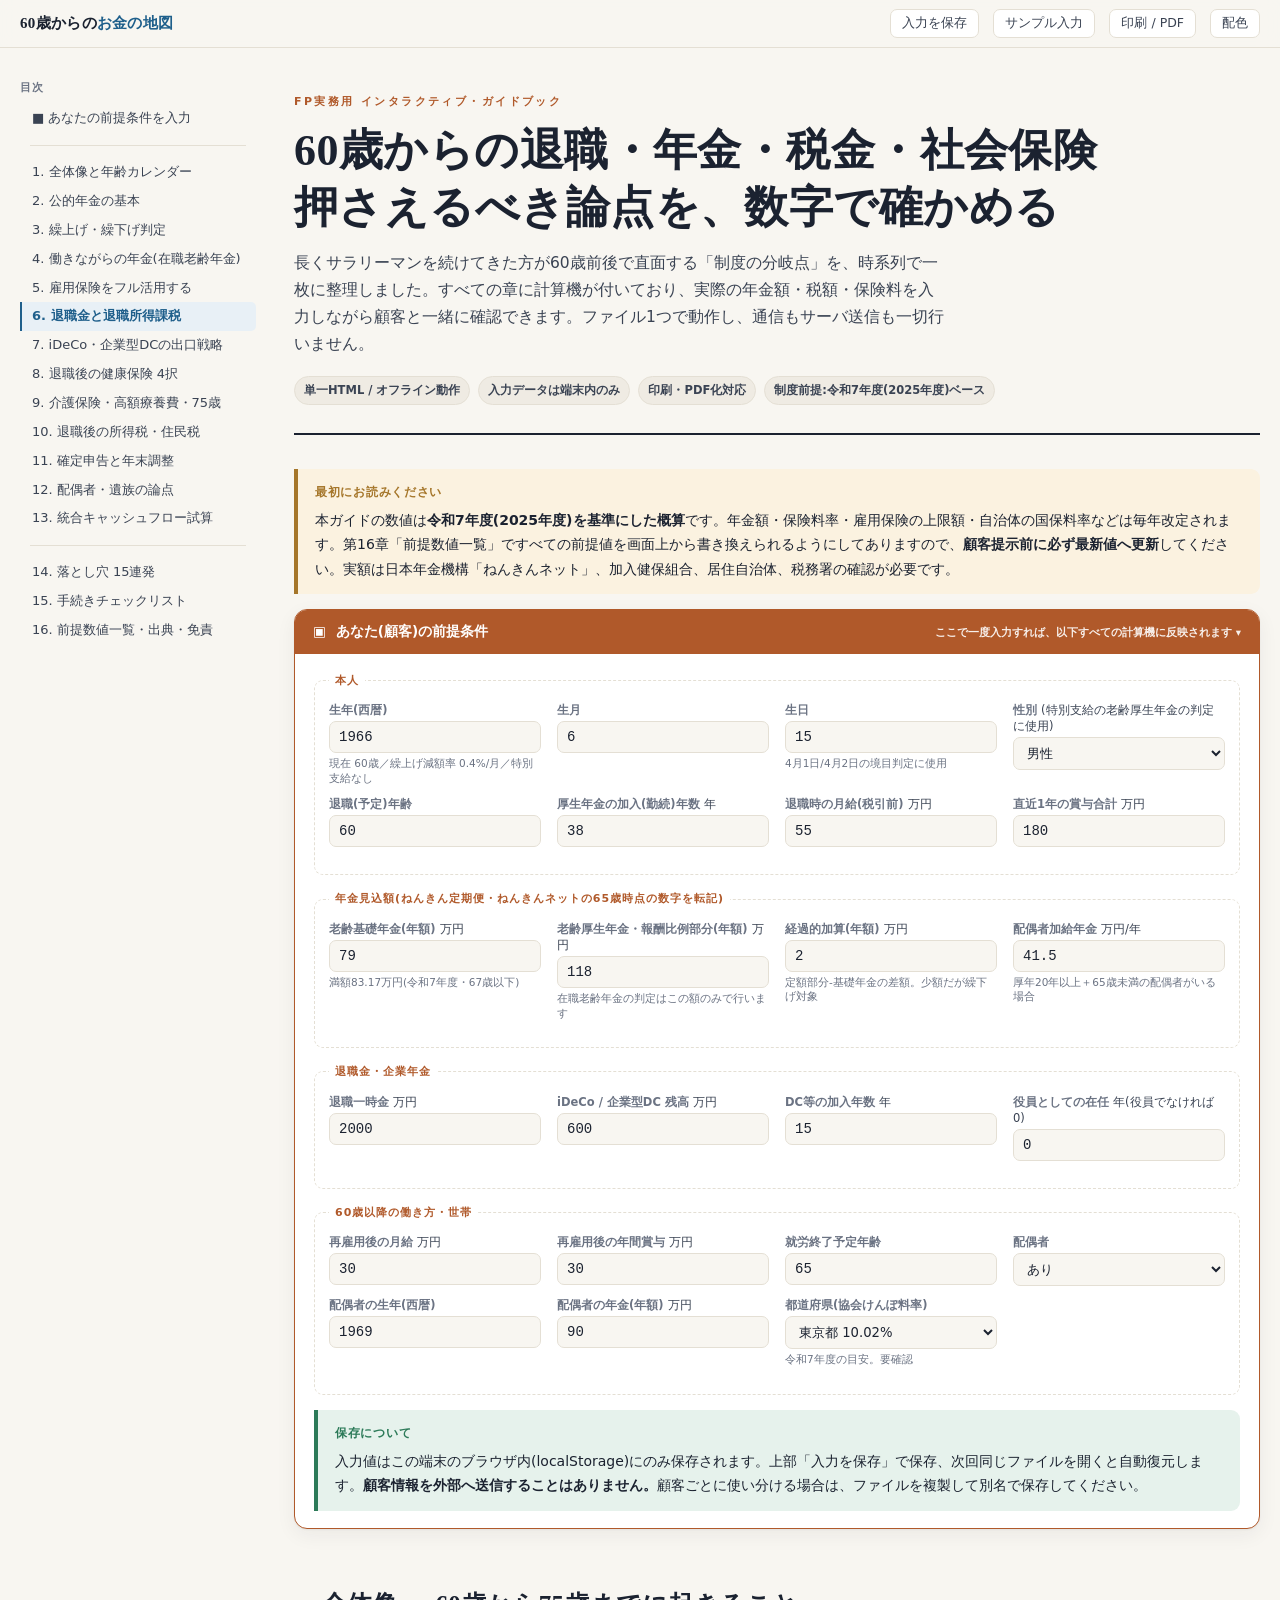
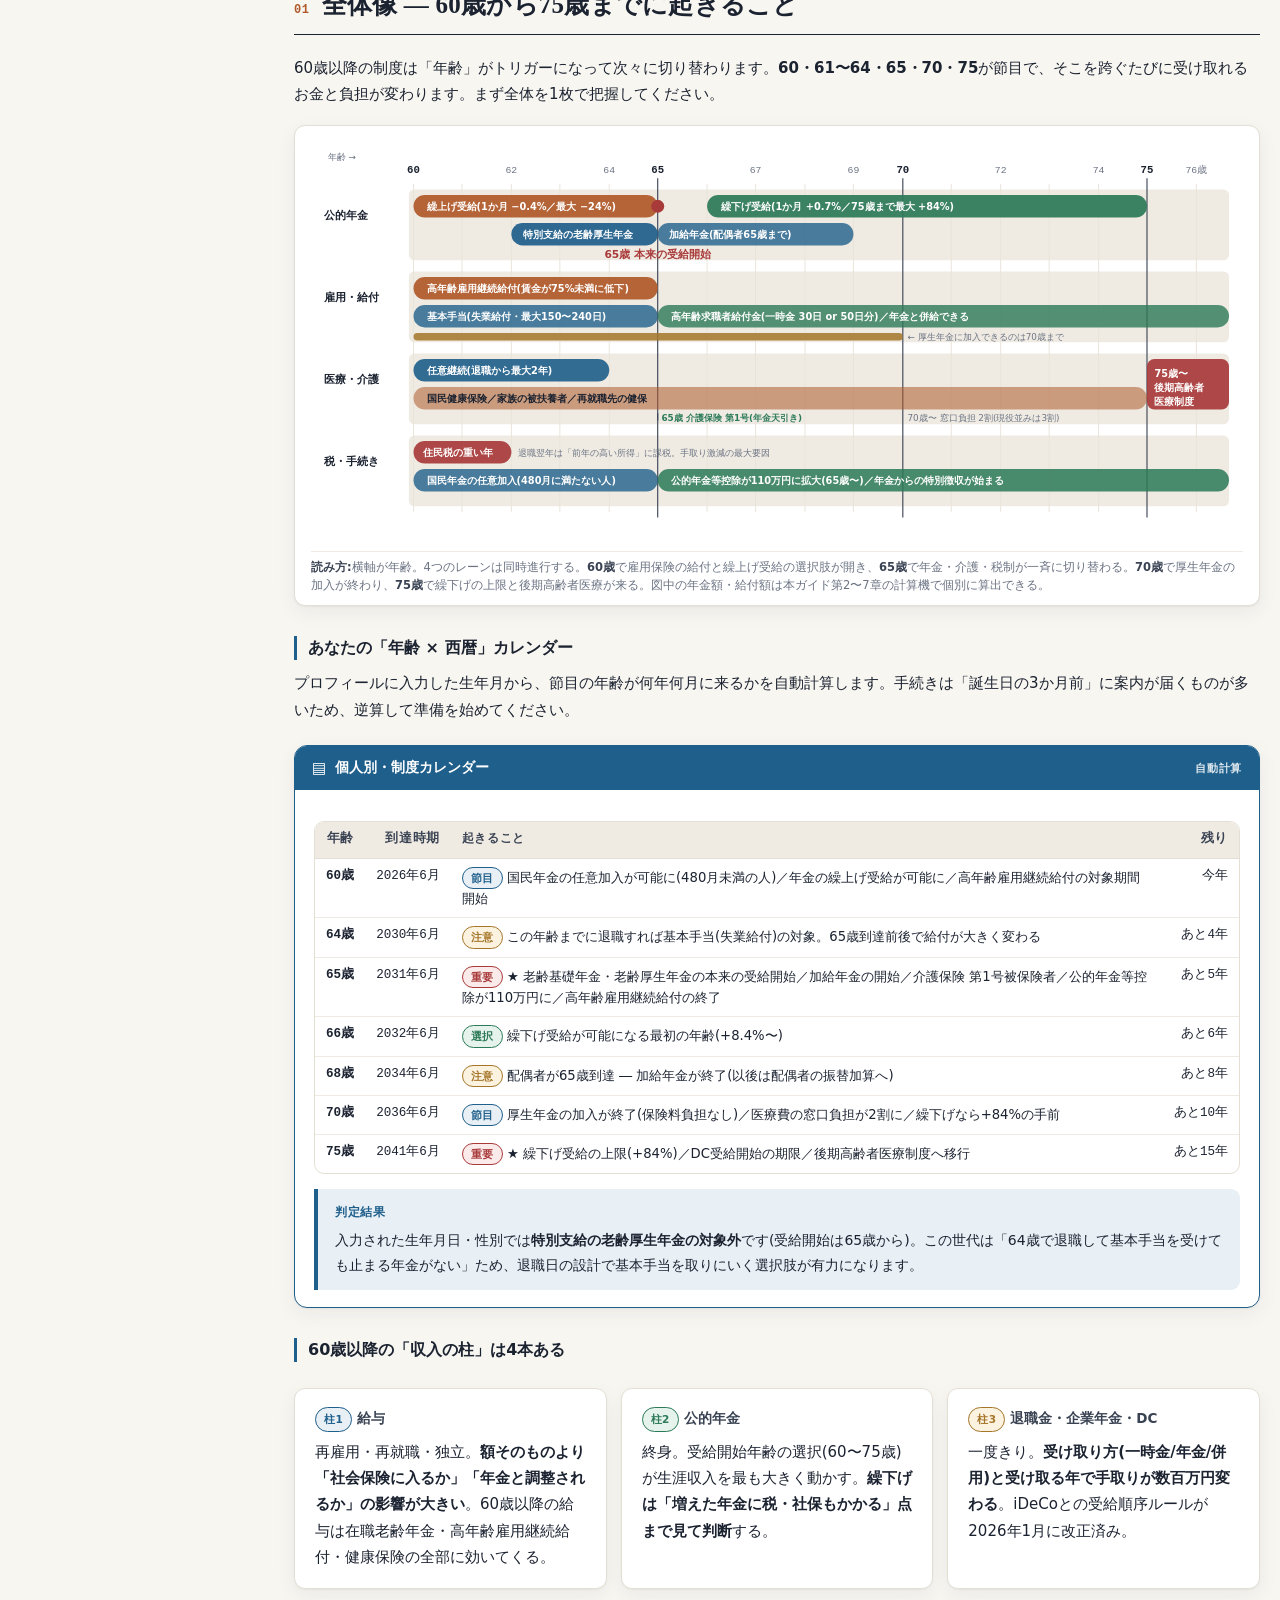
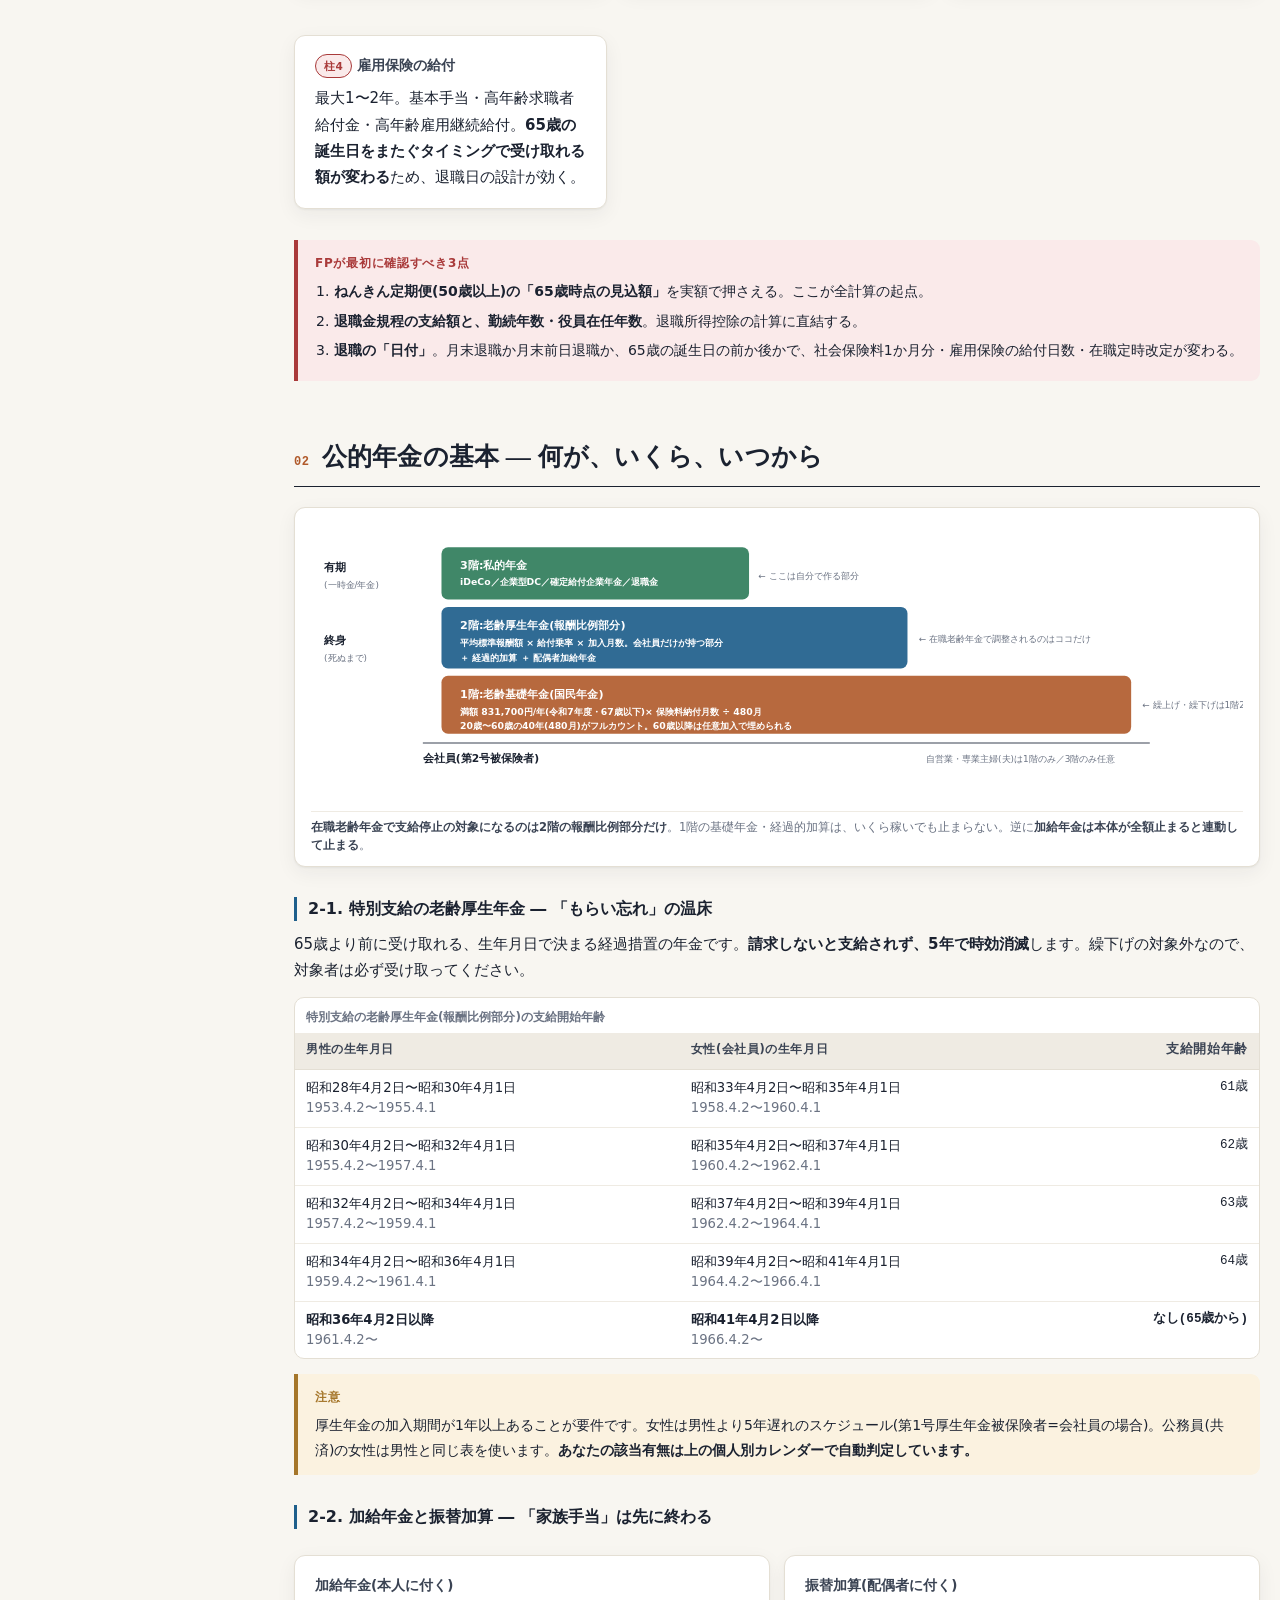
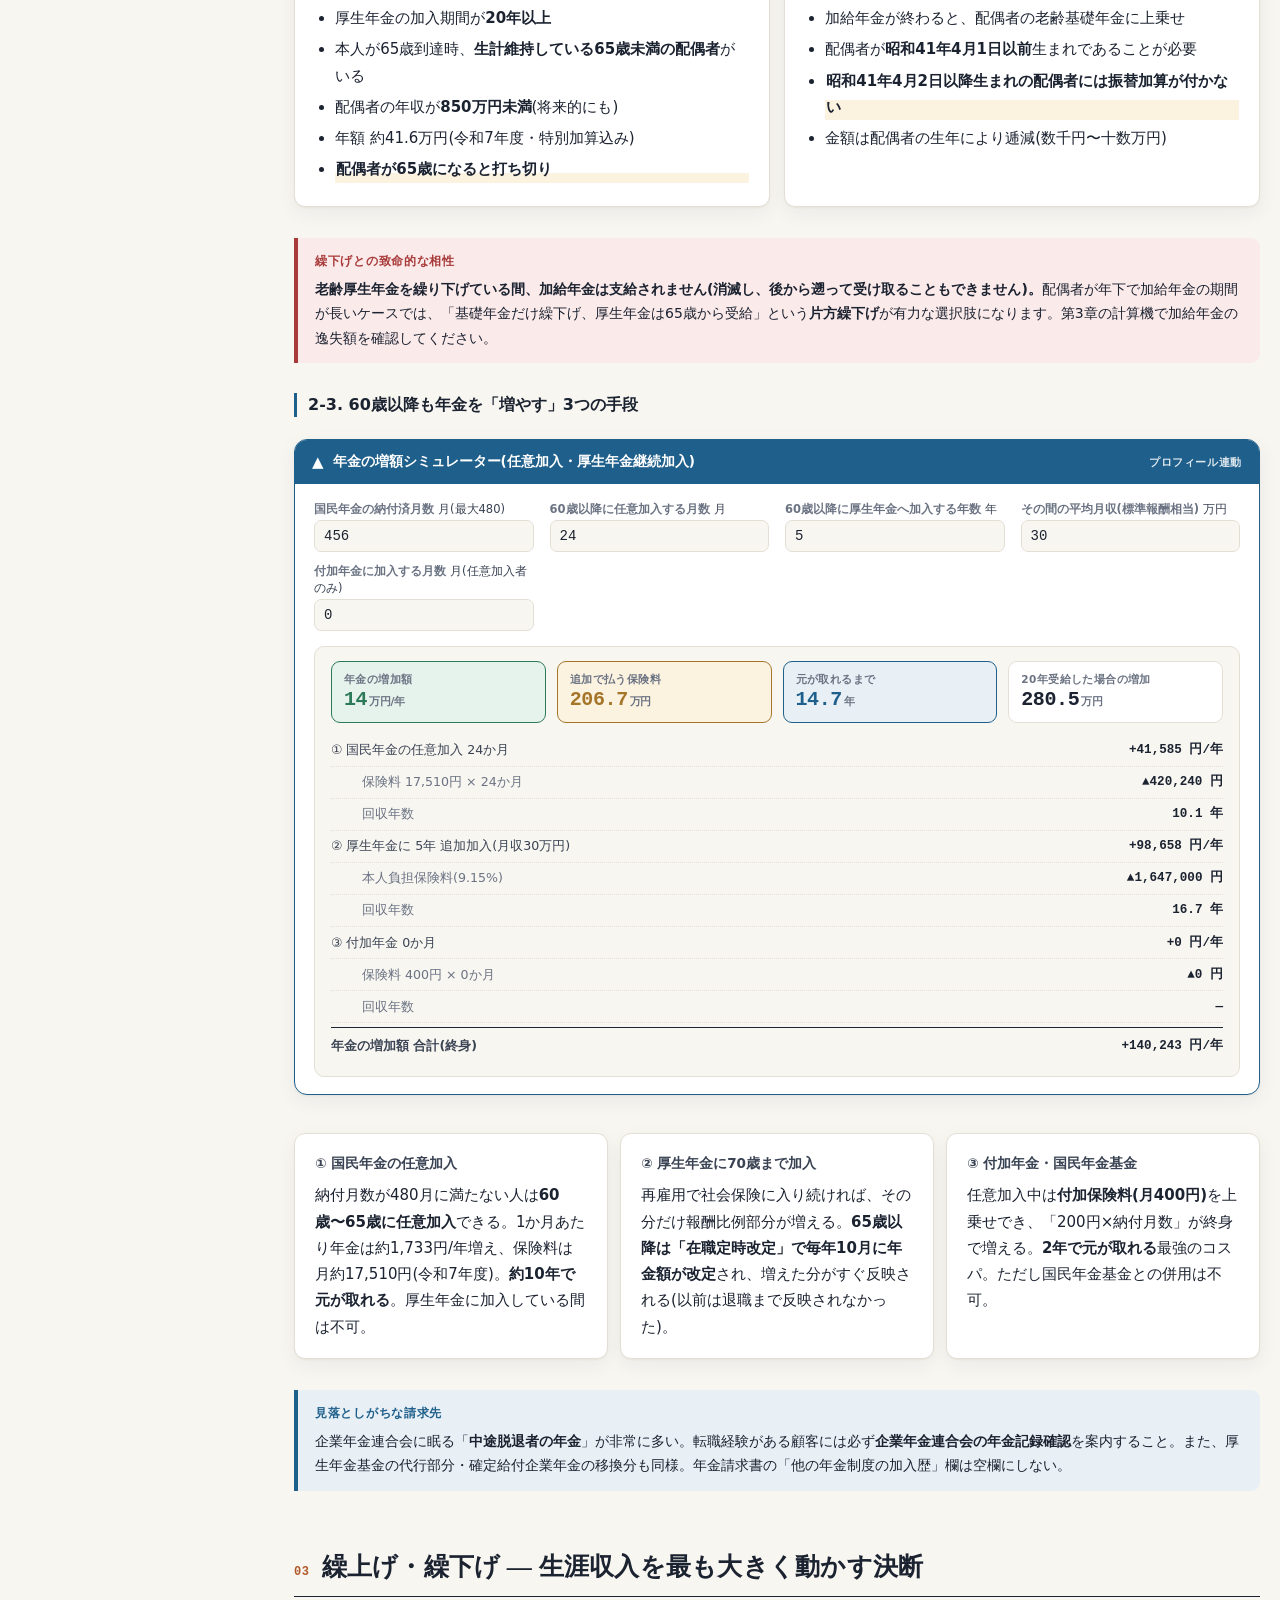
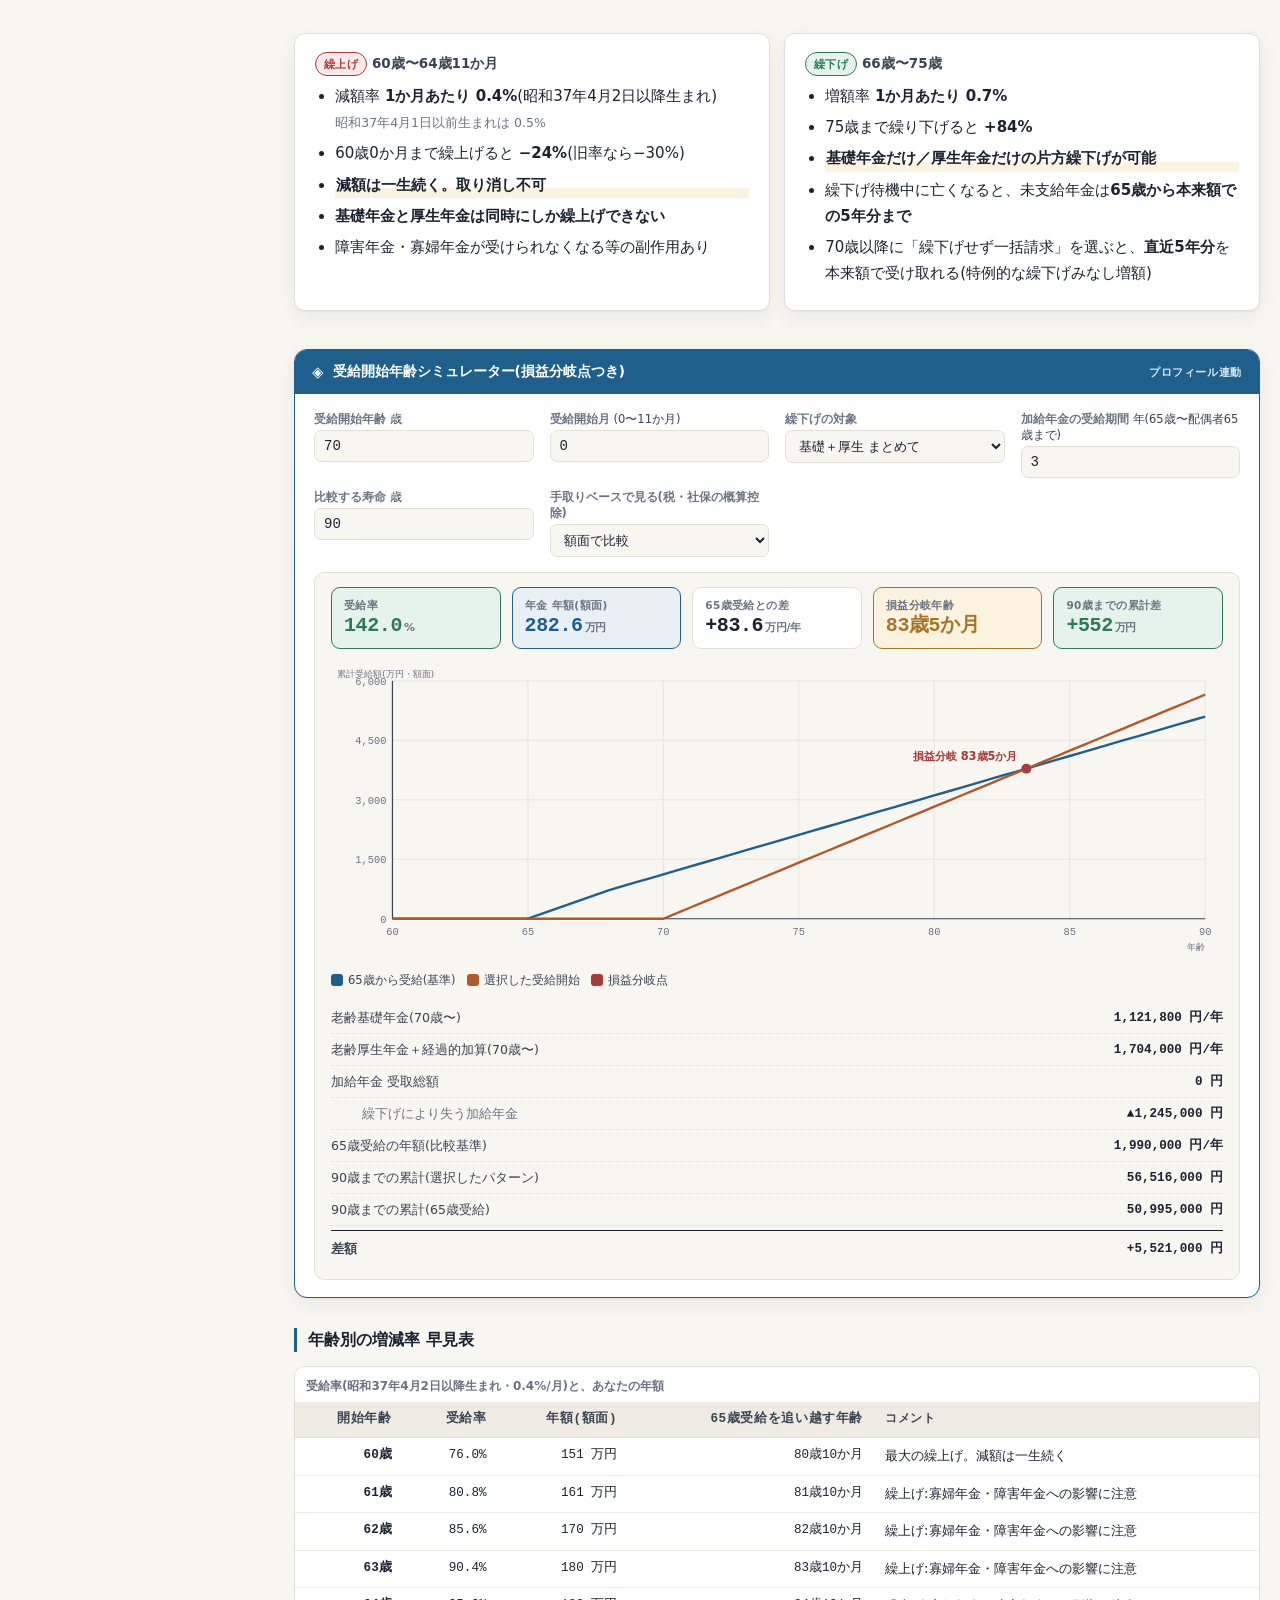
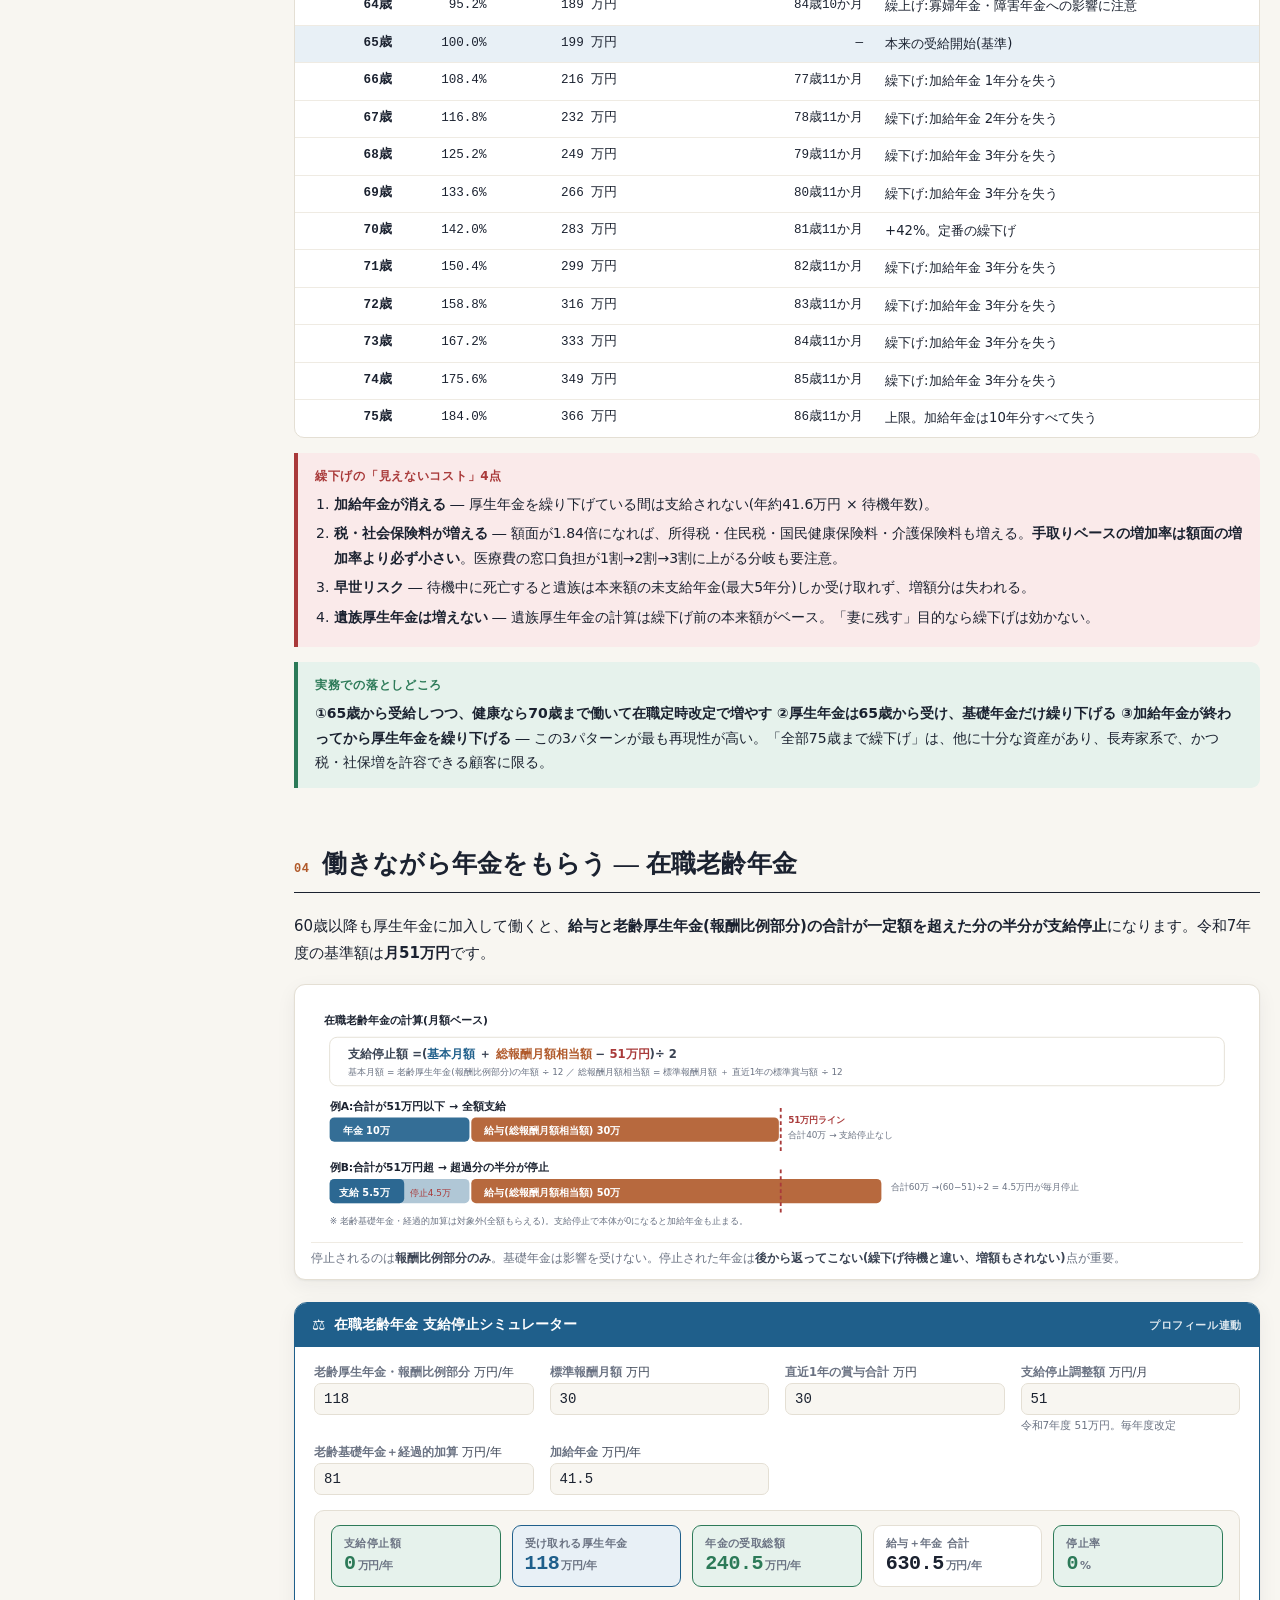
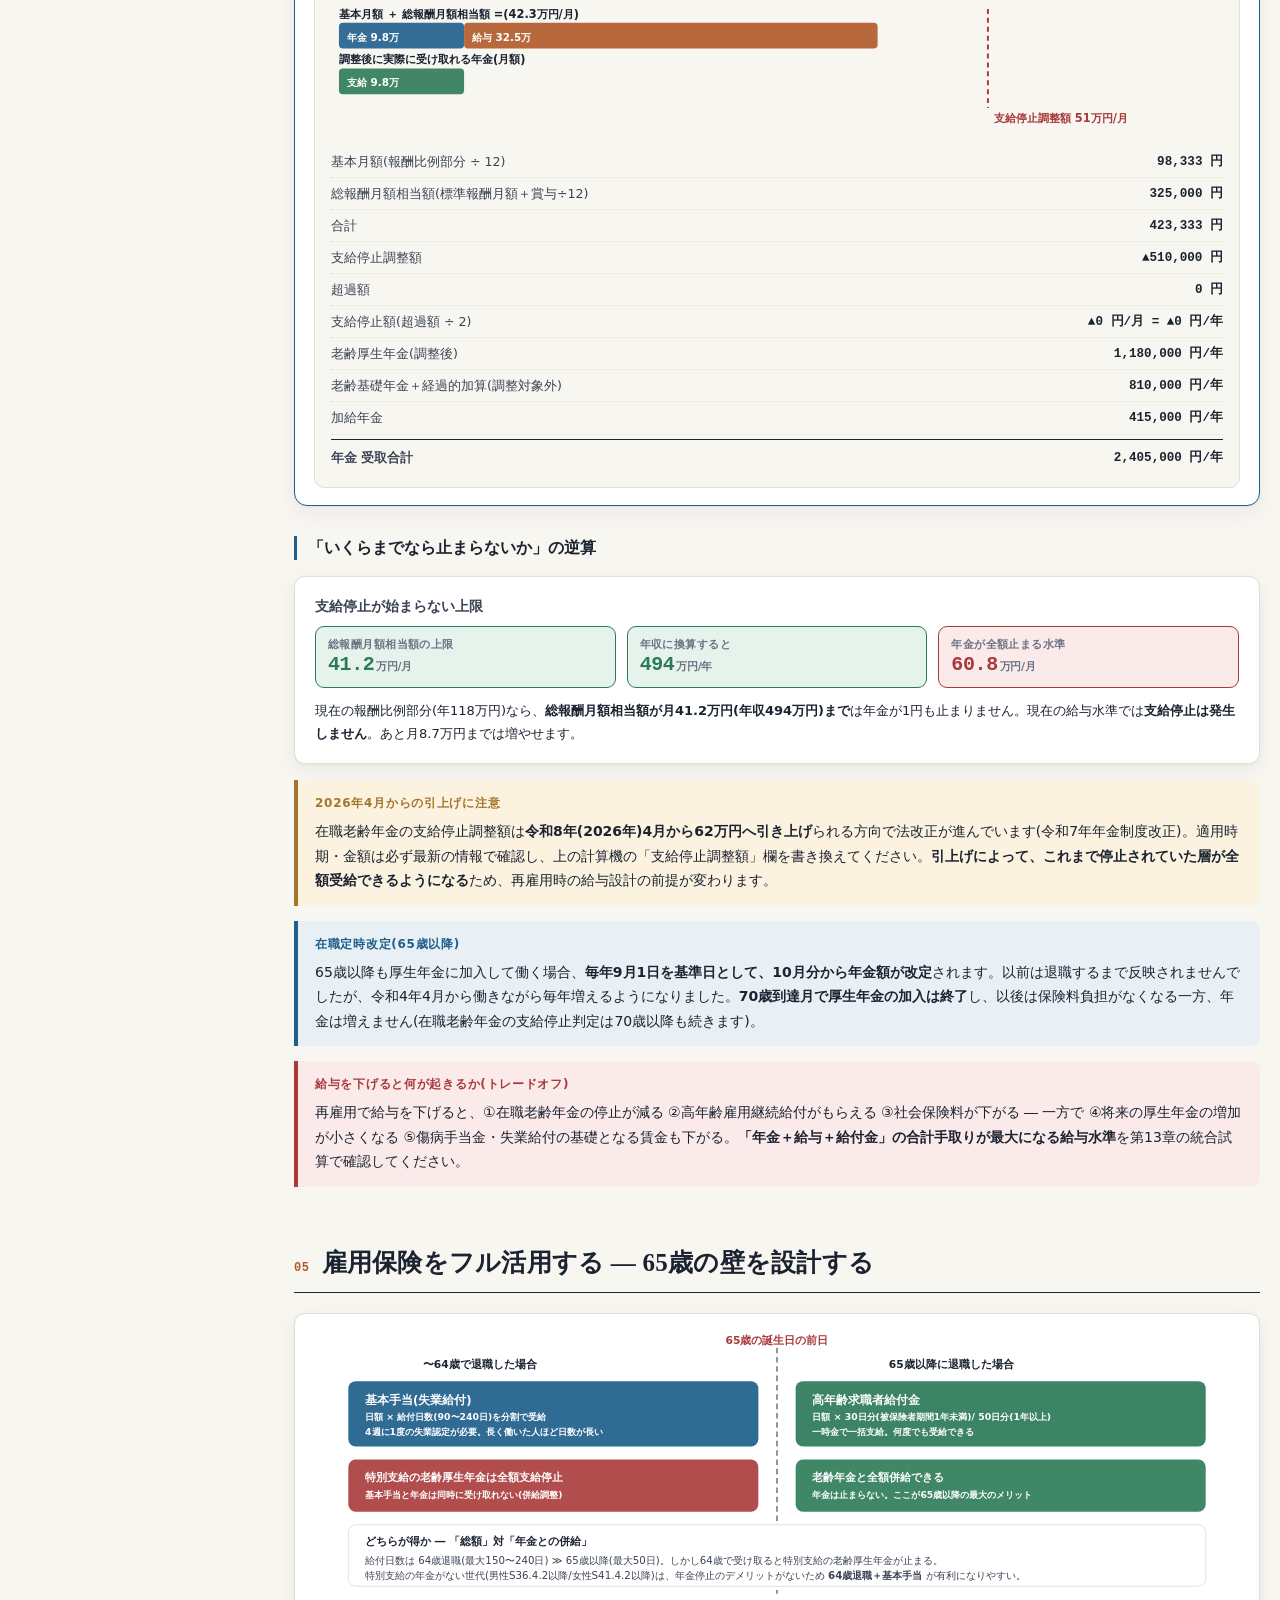
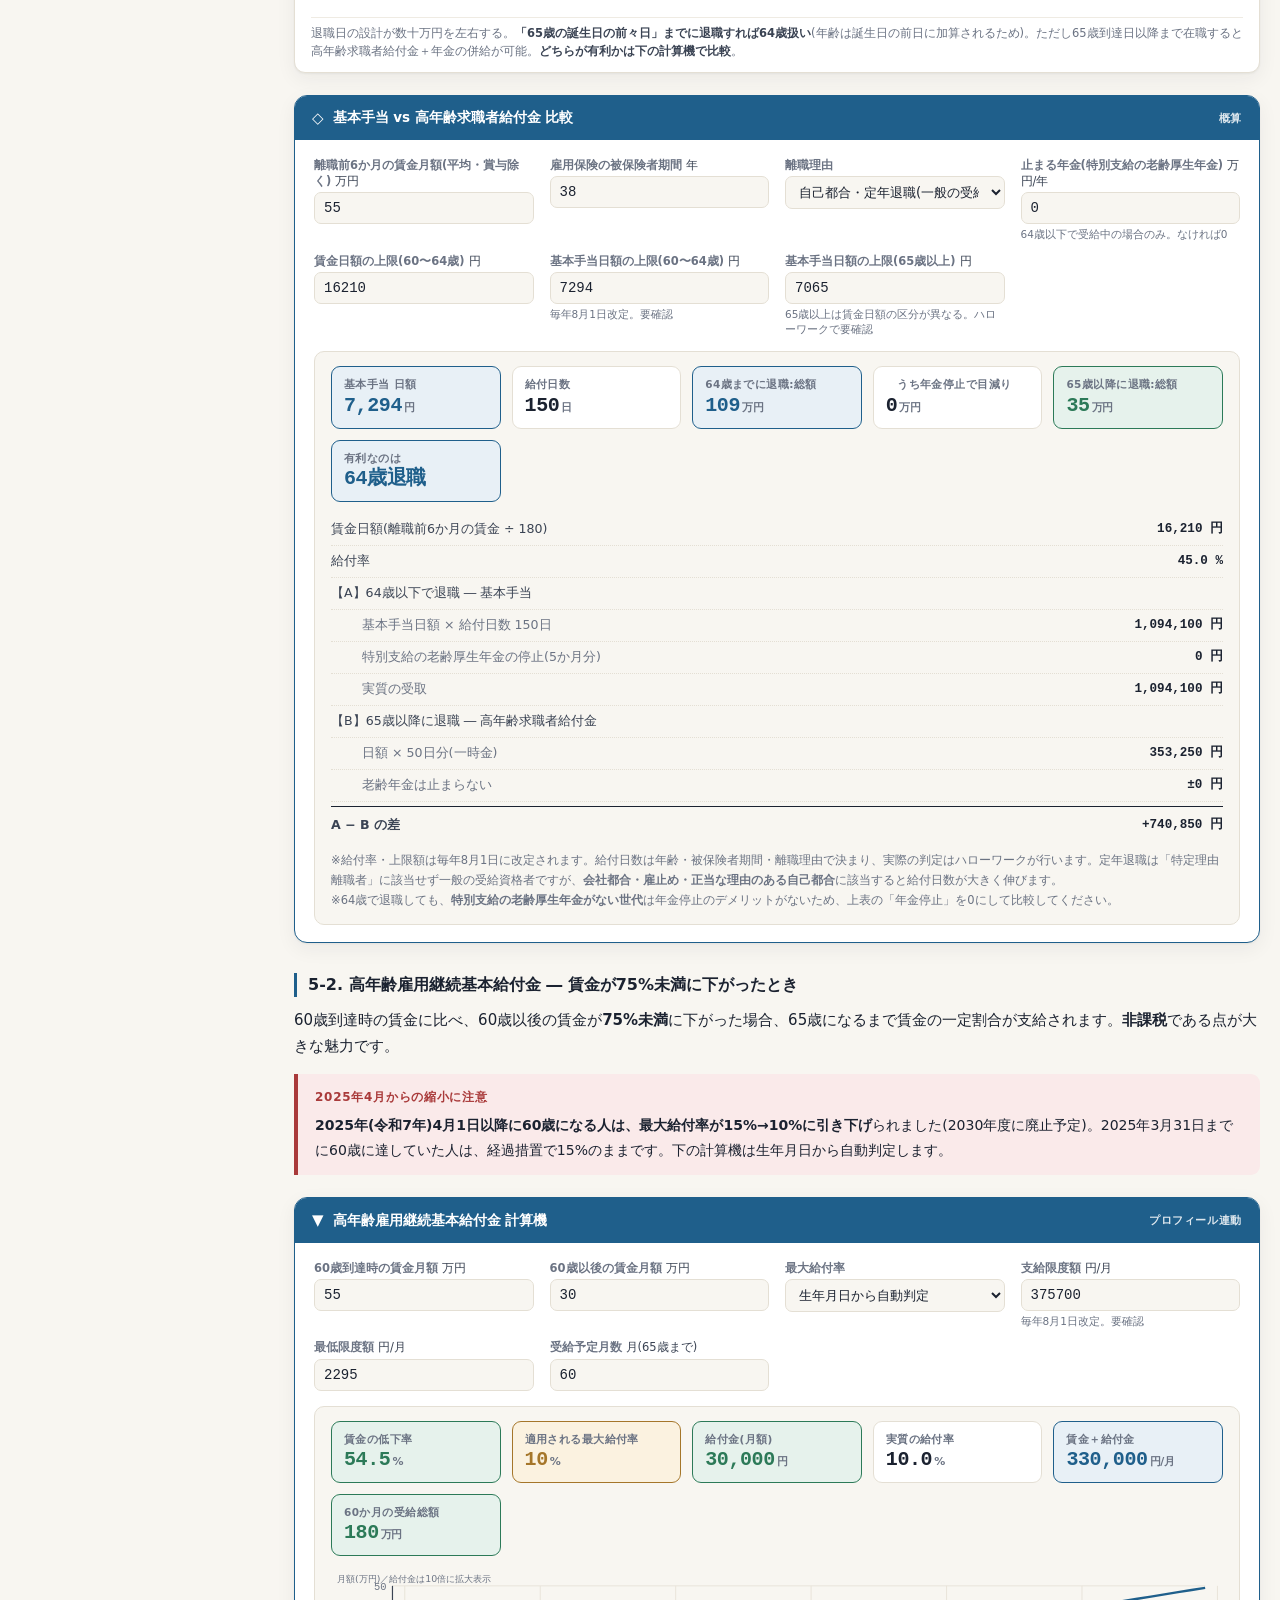
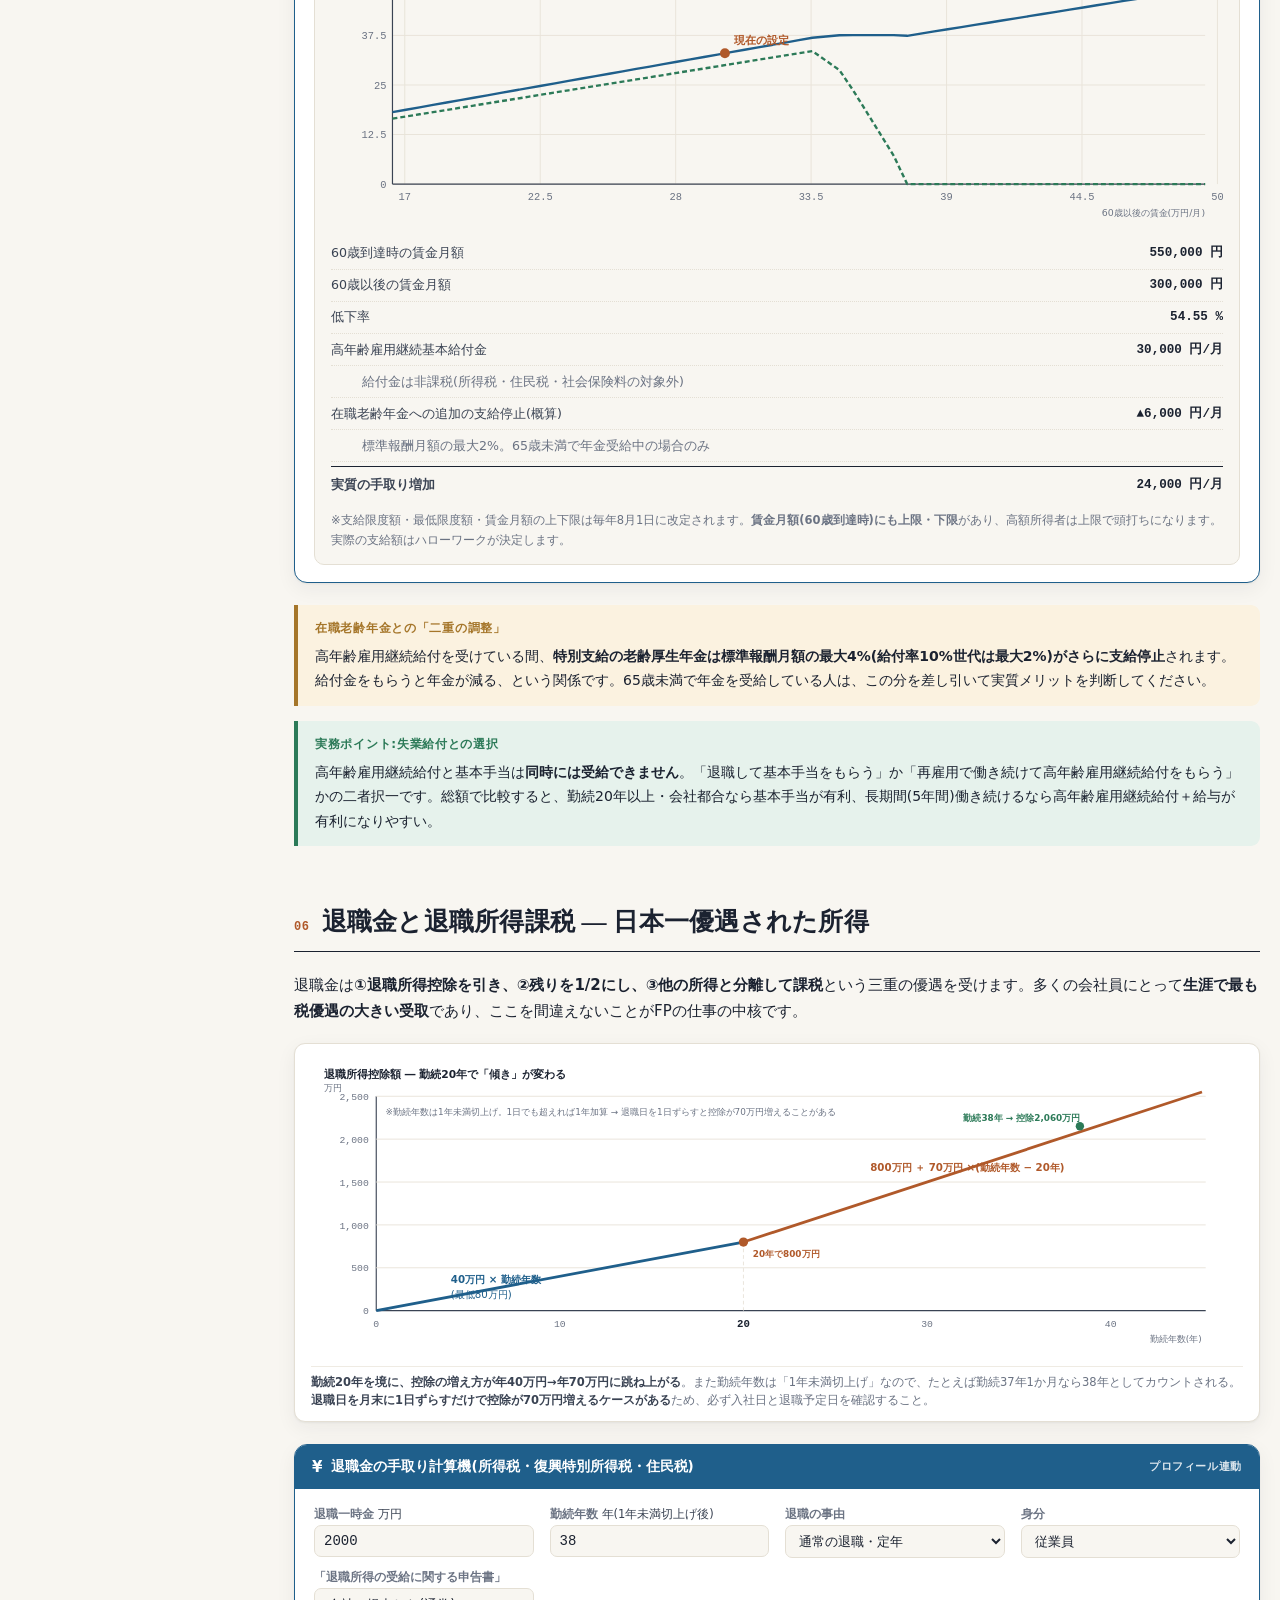
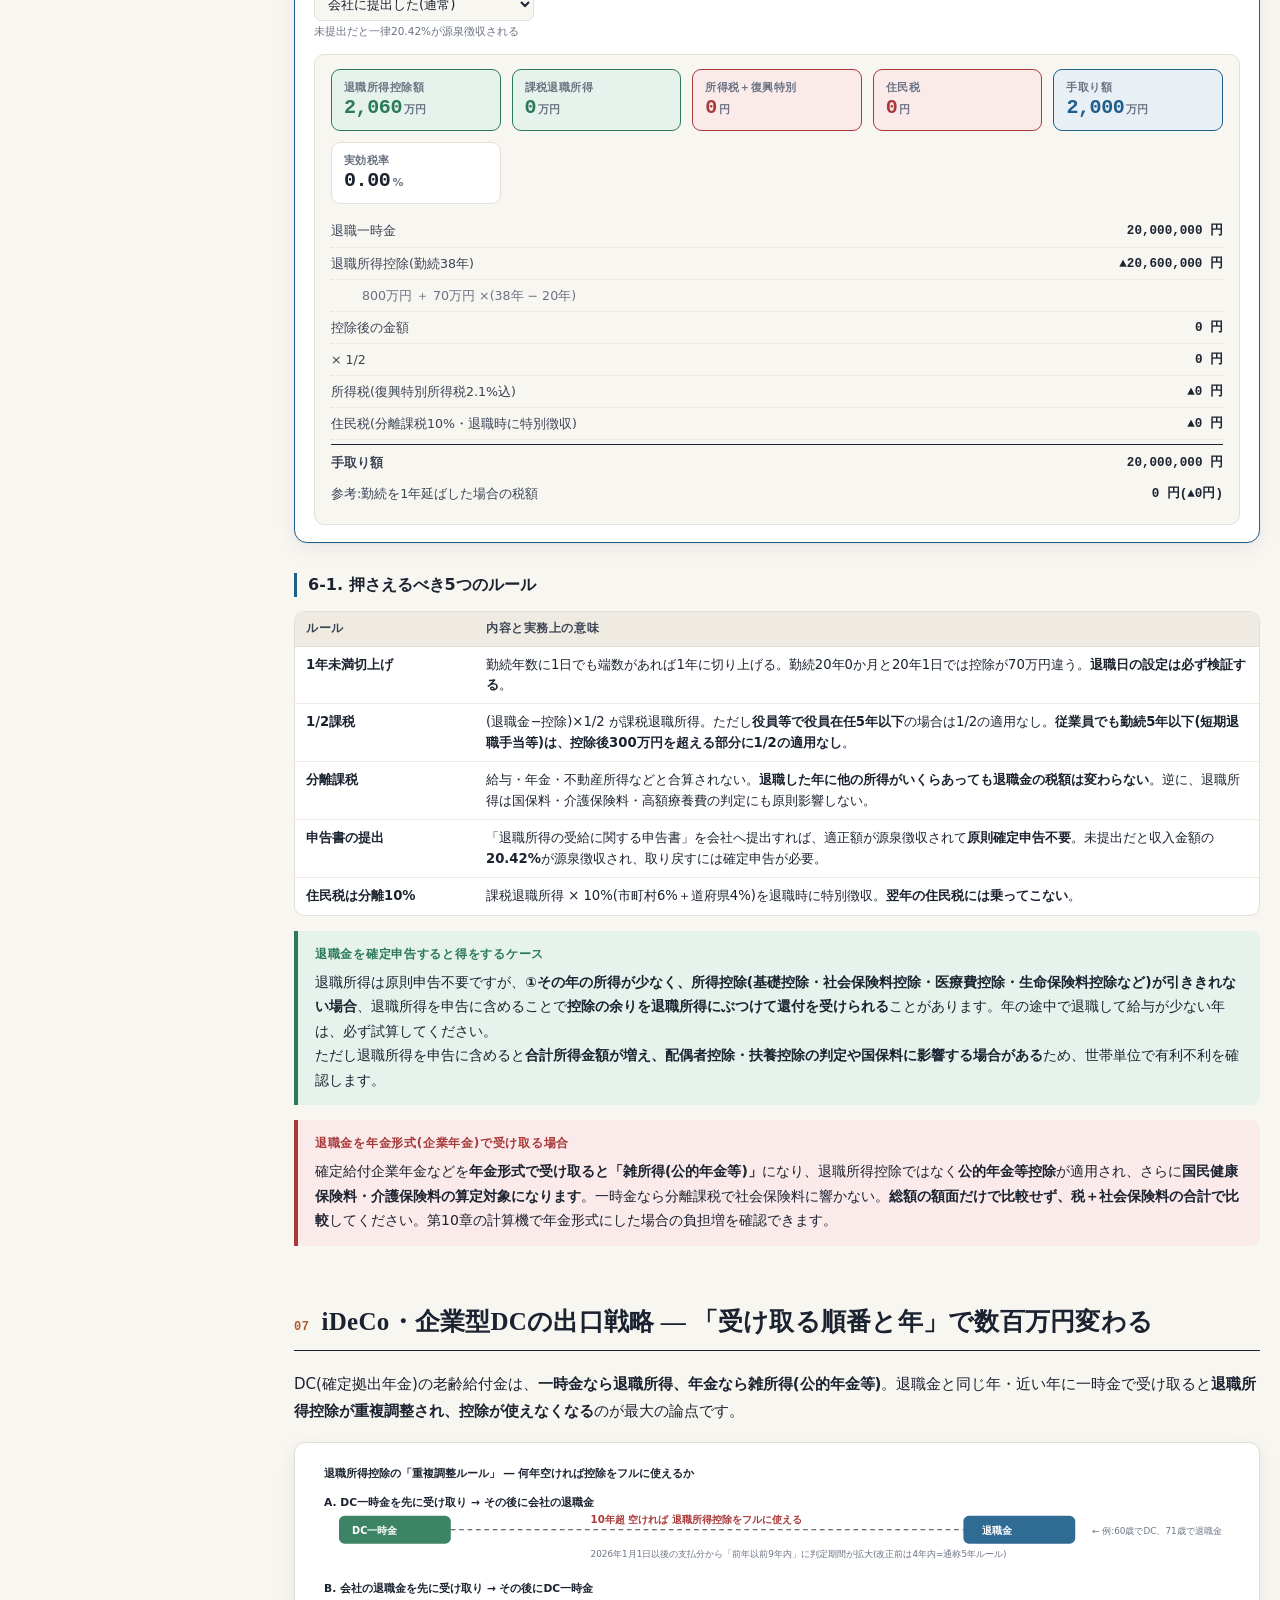
<file: retirement-guide.html>
<!DOCTYPE html>
<html lang="ja">
<head>
<meta charset="utf-8">
<meta name="viewport" content="width=device-width, initial-scale=1">
<title>60歳からの退職・年金・税金・社会保険 実務ガイド</title>
<style>
:root{
  --paper:#f8f6f1; --card:#ffffff; --ink:#1b2230; --ink2:#3a4353; --muted:#6b7383;
  --rule:#e4dfd4; --rule2:#efebe3;
  --accent:#1f5f8b; --accent-soft:#e8f0f6;
  --terra:#b0592a; --terra-soft:#faeee6;
  --good:#2c7a58; --good-soft:#e6f2ec;
  --warn:#a5762a; --warn-soft:#fbf2e0;
  --danger:#a93a3a; --danger-soft:#faeaea;
  --grid:#e9e4da;
  --shadow:0 1px 2px rgba(27,34,48,.05),0 6px 20px rgba(27,34,48,.06);
  --mono:"SFMono-Regular",Consolas,"Roboto Mono","Noto Sans Mono CJK JP",monospace;
  --sans:"Hiragino Kaku Gothic ProN","Hiragino Sans","Yu Gothic UI","Yu Gothic","Noto Sans JP","Meiryo",system-ui,sans-serif;
  --serif:"Hiragino Mincho ProN","Yu Mincho","YuMincho","Noto Serif JP","MS PMincho",serif;
}
@media (prefers-color-scheme:dark){
  :root:not([data-theme="light"]){
    --paper:#14181f; --card:#1b2029; --ink:#e8e6e1; --ink2:#c8cbd2; --muted:#98a0ad;
    --rule:#2e3540; --rule2:#252b34; --grid:#2b323c;
    --accent:#6fb3dd; --accent-soft:#1c2c38;
    --terra:#e08d5c; --terra-soft:#332319;
    --good:#63bd94; --good-soft:#152a22;
    --warn:#d7ab5c; --warn-soft:#2e2718;
    --danger:#e07a7a; --danger-soft:#331d1d;
    --shadow:0 1px 2px rgba(0,0,0,.3),0 6px 20px rgba(0,0,0,.35);
  }
}
:root[data-theme="dark"]{
  --paper:#14181f; --card:#1b2029; --ink:#e8e6e1; --ink2:#c8cbd2; --muted:#98a0ad;
  --rule:#2e3540; --rule2:#252b34; --grid:#2b323c;
  --accent:#6fb3dd; --accent-soft:#1c2c38;
  --terra:#e08d5c; --terra-soft:#332319;
  --good:#63bd94; --good-soft:#152a22;
  --warn:#d7ab5c; --warn-soft:#2e2718;
  --danger:#e07a7a; --danger-soft:#331d1d;
  --shadow:0 1px 2px rgba(0,0,0,.3),0 6px 20px rgba(0,0,0,.35);
}
*{box-sizing:border-box}
html{scroll-behavior:smooth;scroll-padding-top:64px}
body{margin:0;background:var(--paper);color:var(--ink);font-family:var(--sans);
  font-size:15px;line-height:1.75;-webkit-text-size-adjust:100%;
  font-feature-settings:"palt" 1;}
img{max-width:100%}

/* ---------- layout ---------- */
.topbar{position:sticky;top:0;z-index:50;background:color-mix(in srgb,var(--paper) 88%,transparent);
  backdrop-filter:blur(10px);border-bottom:1px solid var(--rule);}
.topbar-in{max-width:1400px;margin:0 auto;padding:9px 20px;display:flex;align-items:center;gap:14px;}
.brand{font-family:var(--serif);font-weight:700;font-size:15px;letter-spacing:.02em;white-space:nowrap}
.brand span{color:var(--accent)}
.topbar .spacer{flex:1}
.tbtn{border:1px solid var(--rule);background:var(--card);color:var(--ink2);border-radius:7px;
  padding:5px 11px;font-size:12.5px;cursor:pointer;font-family:inherit;white-space:nowrap}
.tbtn:hover{border-color:var(--accent);color:var(--accent)}
.wrap{max-width:1400px;margin:0 auto;padding:0 20px;display:grid;grid-template-columns:236px minmax(0,1fr);gap:38px;align-items:start}
nav.toc{position:sticky;top:56px;max-height:calc(100vh - 72px);overflow-y:auto;padding:22px 0 40px;font-size:13px}
nav.toc h4{font-size:10.5px;letter-spacing:.13em;color:var(--muted);margin:0 0 8px;font-weight:700}
nav.toc a{display:block;padding:5px 10px;color:var(--ink2);text-decoration:none;border-left:2px solid transparent;border-radius:0 5px 5px 0;line-height:1.45}
nav.toc a:hover{background:var(--rule2);color:var(--accent)}
nav.toc a.on{border-left-color:var(--accent);color:var(--accent);background:var(--accent-soft);font-weight:600}
nav.toc .sep{height:1px;background:var(--rule);margin:12px 10px}
main{padding:0 0 100px;min-width:0}
@media(max-width:700px){
  .topbar-in{overflow-x:auto;gap:8px;padding:8px 12px;scrollbar-width:none}
  .topbar-in::-webkit-scrollbar{display:none}
  .brand{font-size:13px}
  .tbtn{padding:5px 9px;font-size:12px}
  .hero{padding:28px 0 20px}
}
@media(max-width:980px){
  .wrap{grid-template-columns:1fr;gap:0;padding:0 14px}
  nav.toc{position:static;max-height:none;padding:12px 0;border-bottom:1px solid var(--rule);
    display:grid;grid-template-columns:repeat(auto-fill,minmax(150px,1fr));gap:2px}
  nav.toc h4,nav.toc .sep{display:none}
  body{font-size:14.5px}
}

/* ---------- hero ---------- */
.hero{padding:44px 0 28px;border-bottom:2px solid var(--ink);margin-bottom:34px}
.hero .eyebrow{font-size:11px;letter-spacing:.22em;color:var(--terra);font-weight:700;margin-bottom:12px}
.hero h1{font-family:var(--serif);font-size:clamp(27px,4.6vw,44px);line-height:1.28;margin:0 0 14px;letter-spacing:.01em;font-weight:700}
.hero p.lead{font-size:15.5px;color:var(--ink2);max-width:66ch;margin:0 0 18px}
.hero .meta{display:flex;flex-wrap:wrap;gap:8px;font-size:11.5px;color:var(--muted)}
.hero .meta b{display:inline-block;background:var(--rule2);border:1px solid var(--rule);padding:3px 9px;border-radius:99px;font-weight:600;color:var(--ink2)}

/* ---------- sections ---------- */
section{margin:0 0 54px;scroll-margin-top:64px}
.sec-head{display:flex;align-items:baseline;gap:12px;border-bottom:1px solid var(--ink);padding-bottom:7px;margin-bottom:20px}
.sec-num{font-family:var(--mono);font-size:12px;color:var(--terra);font-weight:700;letter-spacing:.05em}
.sec-head h2{font-family:var(--serif);font-size:clamp(19px,2.6vw,25px);margin:0;font-weight:700;letter-spacing:.01em;flex:1}
h3{font-size:16px;margin:30px 0 10px;font-weight:700;color:var(--ink);
  padding-left:11px;border-left:3px solid var(--accent);line-height:1.5}
h4{font-size:13.5px;margin:20px 0 7px;font-weight:700;color:var(--ink2)}
p{margin:0 0 12px}
ul,ol{margin:0 0 13px;padding-left:1.35em}
li{margin-bottom:5px}
a{color:var(--accent)}
strong{font-weight:700}
.hl{background:linear-gradient(transparent 62%,var(--warn-soft) 62%);font-weight:700;padding:0 1px}
code{font-family:var(--mono);font-size:.88em;background:var(--rule2);padding:1px 5px;border-radius:4px;border:1px solid var(--rule)}

/* ---------- cards / callouts ---------- */
.card{background:var(--card);border:1px solid var(--rule);border-radius:11px;padding:18px 20px;margin:16px 0;box-shadow:var(--shadow)}
.card>:first-child{margin-top:0}.card>:last-child{margin-bottom:0}
.note{border-left:4px solid var(--accent);background:var(--accent-soft);border-radius:0 9px 9px 0;padding:13px 17px;margin:15px 0;font-size:14px}
.note.warn{border-left-color:var(--warn);background:var(--warn-soft)}
.note.danger{border-left-color:var(--danger);background:var(--danger-soft)}
.note.good{border-left-color:var(--good);background:var(--good-soft)}
.note .t{font-weight:700;font-size:12px;letter-spacing:.06em;display:block;margin-bottom:5px;text-transform:uppercase}
.note.warn .t{color:var(--warn)} .note.danger .t{color:var(--danger)}
.note.good .t{color:var(--good)} .note .t{color:var(--accent)}
.note>:last-child{margin-bottom:0}
.grid2{display:grid;grid-template-columns:repeat(auto-fit,minmax(280px,1fr));gap:14px}
.grid3{display:grid;grid-template-columns:repeat(auto-fit,minmax(215px,1fr));gap:12px}

/* ---------- tables ---------- */
.tbl-wrap{overflow-x:auto;margin:14px 0;border:1px solid var(--rule);border-radius:10px;background:var(--card)}
table{border-collapse:collapse;width:100%;font-size:13.2px;min-width:440px}
th,td{padding:8px 11px;text-align:left;border-bottom:1px solid var(--rule2);vertical-align:top;line-height:1.55}
thead th{background:var(--rule2);font-weight:700;font-size:11.5px;letter-spacing:.05em;color:var(--ink2);
  border-bottom:1.5px solid var(--rule);white-space:nowrap}
.tbl-wrap.scroll{max-height:420px;overflow-y:auto}
.tbl-wrap.scroll thead th{position:sticky;top:0;z-index:1}
tbody tr:last-child td{border-bottom:none}
tbody tr:hover{background:var(--rule2)}
td.num,th.num{text-align:right;font-family:var(--mono);font-size:12.6px;white-space:nowrap}
caption{caption-side:top;text-align:left;font-size:12px;color:var(--muted);padding:9px 11px 5px;font-weight:600}

/* ---------- calculator ---------- */
.calc{background:var(--card);border:1.5px solid var(--accent);border-radius:13px;margin:22px 0;overflow:hidden;box-shadow:var(--shadow)}
.calc-head{background:var(--accent);color:#fff;padding:9px 17px;font-weight:700;font-size:13.5px;display:flex;align-items:center;gap:9px}
.calc-head .ico{font-size:15px}
.calc-head .tag{margin-left:auto;font-size:10.5px;opacity:.85;font-weight:600;letter-spacing:.06em}
.calc-body{padding:17px 19px}
.fields{display:grid;grid-template-columns:repeat(auto-fit,minmax(190px,1fr));gap:11px 16px;margin-bottom:15px}
.f{display:flex;flex-direction:column;gap:3px;min-width:0}
.f label{font-size:11.5px;color:var(--muted);font-weight:600;line-height:1.4}
.f label .u{color:var(--ink2);font-weight:400}
.f input,.f select{font-family:var(--mono);font-size:14px;padding:7px 9px;border:1px solid var(--rule);
  border-radius:7px;background:var(--paper);color:var(--ink);width:100%;min-width:0}
.f select{font-family:var(--sans);font-size:13.2px}
.f input:focus,.f select:focus{outline:2px solid var(--accent);outline-offset:-1px;background:var(--card)}
.f input[type=range]{padding:0;background:none;border:none}
.f .hint{font-size:10.5px;color:var(--muted);line-height:1.4}
fieldset{border:1px dashed var(--rule);border-radius:9px;padding:12px 14px;margin:0 0 14px}
legend{font-size:11px;font-weight:700;color:var(--terra);letter-spacing:.09em;padding:0 6px}

.out{background:var(--paper);border:1px solid var(--rule);border-radius:10px;padding:14px 16px;margin-top:4px}
.kpis{display:grid;grid-template-columns:repeat(auto-fit,minmax(140px,1fr));gap:11px}
.kpi{background:var(--card);border:1px solid var(--rule);border-radius:9px;padding:10px 12px}
.kpi .k{font-size:10.5px;color:var(--muted);font-weight:600;letter-spacing:.04em;margin-bottom:2px;line-height:1.35}
.kpi .v{font-family:var(--mono);font-size:20px;font-weight:700;color:var(--ink);line-height:1.2;letter-spacing:-.02em}
.kpi .v small{font-size:11px;font-weight:600;color:var(--muted);font-family:var(--sans);margin-left:2px}
.kpi.acc{border-color:var(--accent);background:var(--accent-soft)} .kpi.acc .v{color:var(--accent)}
.kpi.good{border-color:var(--good);background:var(--good-soft)} .kpi.good .v{color:var(--good)}
.kpi.warn{border-color:var(--warn);background:var(--warn-soft)} .kpi.warn .v{color:var(--warn)}
.kpi.dang{border-color:var(--danger);background:var(--danger-soft)} .kpi.dang .v{color:var(--danger)}
.breakdown{margin-top:12px;font-size:12.6px}
.breakdown .row{display:flex;justify-content:space-between;gap:12px;padding:4.5px 0;border-bottom:1px dotted var(--rule)}
.breakdown .row:last-child{border-bottom:none}
.breakdown .row span:first-child{color:var(--ink2)}
.breakdown .row span:last-child{font-family:var(--mono);font-weight:600;white-space:nowrap}
.breakdown .row.tot{border-top:1.5px solid var(--ink);border-bottom:none;margin-top:4px;padding-top:7px;font-weight:700}
.breakdown .row.sub span:first-child{padding-left:14px;color:var(--muted)}

.pill{display:inline-block;font-size:10.5px;font-weight:700;padding:2px 8px;border-radius:99px;letter-spacing:.04em;white-space:nowrap}
.pill.a{background:var(--accent-soft);color:var(--accent);border:1px solid var(--accent)}
.pill.g{background:var(--good-soft);color:var(--good);border:1px solid var(--good)}
.pill.w{background:var(--warn-soft);color:var(--warn);border:1px solid var(--warn)}
.pill.d{background:var(--danger-soft);color:var(--danger);border:1px solid var(--danger)}
.pill.m{background:var(--rule2);color:var(--muted);border:1px solid var(--rule)}

/* ---------- figures ---------- */
figure{margin:18px 0;background:var(--card);border:1px solid var(--rule);border-radius:11px;padding:15px 16px 11px;overflow-x:auto;box-shadow:var(--shadow)}
figure svg{display:block;max-width:100%;height:auto;min-width:0}
figcaption{font-size:11.5px;color:var(--muted);margin-top:9px;line-height:1.55;border-top:1px solid var(--rule2);padding-top:7px}
figcaption b{color:var(--ink2)}
.legend{display:flex;flex-wrap:wrap;gap:11px;font-size:11.5px;color:var(--ink2);margin-top:9px}
.legend i{display:inline-block;width:12px;height:12px;border-radius:3px;margin-right:5px;vertical-align:-2px}

/* ---------- profile bar ---------- */
#profile{border:1.5px solid var(--terra);border-radius:13px;background:var(--card);margin:0 0 34px;box-shadow:var(--shadow);overflow:hidden}
#profile .ph{background:var(--terra);color:#fff;padding:10px 18px;font-weight:700;font-size:13.5px;display:flex;align-items:center;gap:10px;cursor:pointer}
#profile .ph .tag{margin-left:auto;font-size:10.5px;opacity:.9;font-weight:600}
#profile .pb{padding:17px 19px}
.chk{display:flex;align-items:flex-start;gap:8px;font-size:13px;padding:3px 0;line-height:1.6}
.chk input{margin-top:5px;flex-shrink:0;width:15px;height:15px;accent-color:var(--accent)}
.chk span{flex:1}
.chk.done span{color:var(--muted);text-decoration:line-through}

.steps{counter-reset:s;list-style:none;padding:0;margin:14px 0}
.steps li{counter-increment:s;position:relative;padding:0 0 14px 40px;border-left:2px solid var(--rule);margin-left:13px}
.steps li:last-child{border-left-color:transparent;padding-bottom:0}
.steps li::before{content:counter(s);position:absolute;left:-14px;top:-1px;width:26px;height:26px;border-radius:50%;
  background:var(--accent);color:#fff;font-size:12px;font-weight:700;display:grid;place-items:center;font-family:var(--mono)}
.steps li b{display:block;margin-bottom:2px}

details{border:1px solid var(--rule);border-radius:9px;margin:11px 0;background:var(--card)}
details summary{padding:10px 15px;cursor:pointer;font-weight:700;font-size:13.5px;list-style:none;display:flex;align-items:center;gap:8px}
details summary::-webkit-details-marker{display:none}
details summary::before{content:"▸";color:var(--accent);transition:transform .15s;display:inline-block;font-size:11px}
details[open] summary::before{transform:rotate(90deg)}
details .dc{padding:0 15px 13px;font-size:13.5px;border-top:1px solid var(--rule2);padding-top:11px}
details .dc>:last-child{margin-bottom:0}

.foot{border-top:2px solid var(--ink);padding-top:18px;margin-top:50px;font-size:12px;color:var(--muted);line-height:1.7}

@media print{
  .topbar,nav.toc,.tbtn{display:none!important}
  .wrap{display:block;max-width:none;padding:0}
  body{background:#fff;font-size:10.5pt}
  section{page-break-inside:avoid}
  .calc,.card,figure{box-shadow:none;break-inside:avoid}
  a{color:inherit;text-decoration:none}
}
</style>
</head>
<body>

<div class="topbar">
  <div class="topbar-in">
    <div class="brand">60歳からの<span>お金の地図</span></div>
    <div class="spacer"></div>
    <button class="tbtn" onclick="saveProfile()">入力を保存</button>
    <button class="tbtn" onclick="loadSample()">サンプル入力</button>
    <button class="tbtn" onclick="window.print()">印刷 / PDF</button>
    <button class="tbtn" onclick="toggleTheme()">配色</button>
  </div>
</div>

<div class="wrap">
<nav class="toc" id="toc">
  <h4>目次</h4>
  <a href="#s0">■ あなたの前提条件を入力</a>
  <div class="sep"></div>
  <a href="#s1">1. 全体像と年齢カレンダー</a>
  <a href="#s2">2. 公的年金の基本</a>
  <a href="#s3">3. 繰上げ・繰下げ判定</a>
  <a href="#s4">4. 働きながらの年金(在職老齢年金)</a>
  <a href="#s5">5. 雇用保険をフル活用する</a>
  <a href="#s6">6. 退職金と退職所得課税</a>
  <a href="#s7">7. iDeCo・企業型DCの出口戦略</a>
  <a href="#s8">8. 退職後の健康保険 4択</a>
  <a href="#s9">9. 介護保険・高額療養費・75歳</a>
  <a href="#s10">10. 退職後の所得税・住民税</a>
  <a href="#s11">11. 確定申告と年末調整</a>
  <a href="#s12">12. 配偶者・遺族の論点</a>
  <a href="#s13">13. 統合キャッシュフロー試算</a>
  <div class="sep"></div>
  <a href="#s14">14. 落とし穴 15連発</a>
  <a href="#s15">15. 手続きチェックリスト</a>
  <a href="#s16">16. 前提数値一覧・出典・免責</a>
</nav>

<main>
<div class="hero">
  <div class="eyebrow">FP実務用 インタラクティブ・ガイドブック</div>
  <h1>60歳からの退職・年金・税金・社会保険<br>押さえるべき論点を、数字で確かめる</h1>
  <p class="lead">長くサラリーマンを続けてきた方が60歳前後で直面する「制度の分岐点」を、時系列で一枚に整理しました。すべての章に計算機が付いており、実際の年金額・税額・保険料を入力しながら顧客と一緒に確認できます。ファイル1つで動作し、通信もサーバ送信も一切行いません。</p>
  <div class="meta">
    <b>単一HTML / オフライン動作</b><b>入力データは端末内のみ</b><b>印刷・PDF化対応</b>
    <b>制度前提:令和7年度(2025年度)ベース</b>
  </div>
</div>

<div class="note warn">
  <span class="t">最初にお読みください</span>
  本ガイドの数値は<b>令和7年度(2025年度)を基準にした概算</b>です。年金額・保険料率・雇用保険の上限額・自治体の国保料率などは毎年改定されます。第16章「前提数値一覧」ですべての前提値を画面上から書き換えられるようにしてありますので、<b>顧客提示前に必ず最新値へ更新</b>してください。実額は日本年金機構「ねんきんネット」、加入健保組合、居住自治体、税務署の確認が必要です。
</div>

<!-- ============ PROFILE ============ -->
<section id="s0">
<div id="profile">
  <div class="ph" onclick="var b=document.getElementById('pbody');b.style.display=b.style.display==='none'?'block':'none'">
    <span>▣</span><span>あなた(顧客)の前提条件</span>
    <span class="tag">ここで一度入力すれば、以下すべての計算機に反映されます ▾</span>
  </div>
  <div class="pb" id="pbody">
    <fieldset>
      <legend>本人</legend>
      <div class="fields">
        <div class="f"><label>生年(西暦)</label><input type="number" id="p_birthY" value="1966" step="1"><div class="hint" id="p_ageNote">—</div></div>
        <div class="f"><label>生月</label><input type="number" id="p_birthM" value="6" min="1" max="12"></div>
        <div class="f"><label>生日</label><input type="number" id="p_birthD" value="15" min="1" max="31"><div class="hint">4月1日/4月2日の境目判定に使用</div></div>
        <div class="f"><label>性別 <span class="u">(特別支給の老齢厚生年金の判定に使用)</span></label>
          <select id="p_sex"><option value="M">男性</option><option value="F">女性</option></select></div>
        <div class="f"><label>退職(予定)年齢</label><input type="number" id="p_retireAge" value="60" min="55" max="75"></div>
        <div class="f"><label>厚生年金の加入(勤続)年数 <span class="u">年</span></label><input type="number" id="p_years" value="38" min="0" max="55"></div>
        <div class="f"><label>退職時の月給(税引前) <span class="u">万円</span></label><input type="number" id="p_salaryM" value="55" step="0.1"></div>
        <div class="f"><label>直近1年の賞与合計 <span class="u">万円</span></label><input type="number" id="p_bonusY" value="180" step="1"></div>
      </div>
    </fieldset>
    <fieldset>
      <legend>年金見込額(ねんきん定期便・ねんきんネットの65歳時点の数字を転記)</legend>
      <div class="fields">
        <div class="f"><label>老齢基礎年金(年額) <span class="u">万円</span></label><input type="number" id="p_kiso" value="79" step="0.1"><div class="hint">満額83.17万円(令和7年度・67歳以下)</div></div>
        <div class="f"><label>老齢厚生年金・報酬比例部分(年額) <span class="u">万円</span></label><input type="number" id="p_kosei" value="118" step="0.1"><div class="hint">在職老齢年金の判定はこの額のみで行います</div></div>
        <div class="f"><label>経過的加算(年額) <span class="u">万円</span></label><input type="number" id="p_keika" value="2" step="0.1"><div class="hint">定額部分-基礎年金の差額。少額だが繰下げ対象</div></div>
        <div class="f"><label>配偶者加給年金 <span class="u">万円/年</span></label><input type="number" id="p_kakyu" value="41.5" step="0.1"><div class="hint">厚年20年以上＋65歳未満の配偶者がいる場合</div></div>
      </div>
    </fieldset>
    <fieldset>
      <legend>退職金・企業年金</legend>
      <div class="fields">
        <div class="f"><label>退職一時金 <span class="u">万円</span></label><input type="number" id="p_taishoku" value="2000" step="10"></div>
        <div class="f"><label>iDeCo / 企業型DC 残高 <span class="u">万円</span></label><input type="number" id="p_dc" value="600" step="10"></div>
        <div class="f"><label>DC等の加入年数 <span class="u">年</span></label><input type="number" id="p_dcYears" value="15" min="0" max="50"></div>
        <div class="f"><label>役員としての在任 <span class="u">年(役員でなければ0)</span></label><input type="number" id="p_yakuinYears" value="0" min="0" max="50"></div>
      </div>
    </fieldset>
    <fieldset>
      <legend>60歳以降の働き方・世帯</legend>
      <div class="fields">
        <div class="f"><label>再雇用後の月給 <span class="u">万円</span></label><input type="number" id="p_salaryM2" value="30" step="0.1"></div>
        <div class="f"><label>再雇用後の年間賞与 <span class="u">万円</span></label><input type="number" id="p_bonusY2" value="30" step="1"></div>
        <div class="f"><label>就労終了予定年齢</label><input type="number" id="p_workEnd" value="65" min="60" max="75"></div>
        <div class="f"><label>配偶者</label><select id="p_spouse"><option value="1">あり</option><option value="0">なし</option></select></div>
        <div class="f"><label>配偶者の生年(西暦)</label><input type="number" id="p_spouseY" value="1969" step="1"></div>
        <div class="f"><label>配偶者の年金(年額) <span class="u">万円</span></label><input type="number" id="p_spousePen" value="90" step="1"></div>
        <div class="f"><label>都道府県(協会けんぽ料率)</label>
          <select id="p_pref">
            <option value="10.02">東京都 10.02%</option><option value="10.36">大阪府 10.36%</option>
            <option value="10.03">神奈川県 10.03%</option><option value="9.92">埼玉県 9.92%</option>
            <option value="9.98">千葉県 9.98%</option><option value="10.03">愛知県 10.03%</option>
            <option value="10.23">兵庫県 10.23%</option><option value="10.31">福岡県 10.31%</option>
            <option value="10.00">その他(全国平均10.00%)</option>
          </select><div class="hint">令和7年度の目安。要確認</div></div>
      </div>
    </fieldset>
    <div class="note good" style="margin-bottom:0">
      <span class="t">保存について</span>
      入力値はこの端末のブラウザ内(localStorage)にのみ保存されます。上部「入力を保存」で保存、次回同じファイルを開くと自動復元します。<b>顧客情報を外部へ送信することはありません。</b>顧客ごとに使い分ける場合は、ファイルを複製して別名で保存してください。
    </div>
  </div>
</div>
</section>

<style>
/* SVG utility classes */
.sv-t{font-family:var(--sans);font-size:11px;fill:var(--ink2)}
.sv-ts{font-family:var(--sans);font-size:9.5px;fill:var(--muted)}
.sv-tb{font-family:var(--sans);font-size:11.5px;font-weight:700;fill:var(--ink)}
.sv-ax{font-family:var(--mono);font-size:10.5px;fill:var(--muted)}
.sv-axb{font-family:var(--mono);font-size:11.5px;font-weight:700;fill:var(--ink)}
.sv-w{font-family:var(--sans);font-size:10.5px;fill:#fff;font-weight:600}
.sv-grid{stroke:var(--grid);stroke-width:1}
.sv-axis{stroke:var(--ink2);stroke-width:1.2}
.sv-lane{fill:var(--rule2)}
.sv-chip-a{fill:var(--accent)} .sv-chip-t{fill:var(--terra)}
.sv-chip-g{fill:var(--good)} .sv-chip-w{fill:var(--warn)} .sv-chip-d{fill:var(--danger)}
.sv-box{fill:var(--card);stroke:var(--rule);stroke-width:1}
</style>

<!-- ============ 1 ============ -->
<section id="s1">
<div class="sec-head"><span class="sec-num">01</span><h2>全体像 ― 60歳から75歳までに起きること</h2></div>

<p>60歳以降の制度は「年齢」がトリガーになって次々に切り替わります。<strong>60・61〜64・65・70・75</strong>が節目で、そこを跨ぐたびに受け取れるお金と負担が変わります。まず全体を1枚で把握してください。</p>

<figure>
<svg viewBox="0 0 1000 430" role="img" aria-label="60歳から75歳までの制度タイムライン">
  <rect x="0" y="0" width="1000" height="430" fill="none"/>
  <!-- lanes -->
  <rect class="sv-lane" x="105" y="52" width="880" height="76" rx="6"/>
  <rect class="sv-lane" x="105" y="140" width="880" height="76" rx="6"/>
  <rect class="sv-lane" x="105" y="228" width="880" height="76" rx="6"/>
  <rect class="sv-lane" x="105" y="316" width="880" height="76" rx="6"/>
  <!-- age grid -->
  <g>
    <line class="sv-grid" x1="110" y1="46" x2="110" y2="398"/>
    <line class="sv-grid" x1="162" y1="46" x2="162" y2="398"/>
    <line class="sv-grid" x1="215" y1="46" x2="215" y2="398"/>
    <line class="sv-grid" x1="267" y1="46" x2="267" y2="398"/>
    <line class="sv-grid" x1="320" y1="46" x2="320" y2="398"/>
    <line class="sv-axis" x1="372" y1="40" x2="372" y2="404"/>
    <line class="sv-grid" x1="425" y1="46" x2="425" y2="398"/>
    <line class="sv-grid" x1="477" y1="46" x2="477" y2="398"/>
    <line class="sv-grid" x1="530" y1="46" x2="530" y2="398"/>
    <line class="sv-grid" x1="582" y1="46" x2="582" y2="398"/>
    <line class="sv-axis" x1="635" y1="40" x2="635" y2="404"/>
    <line class="sv-grid" x1="687" y1="46" x2="687" y2="398"/>
    <line class="sv-grid" x1="740" y1="46" x2="740" y2="398"/>
    <line class="sv-grid" x1="792" y1="46" x2="792" y2="398"/>
    <line class="sv-grid" x1="845" y1="46" x2="845" y2="398"/>
    <line class="sv-axis" x1="897" y1="40" x2="897" y2="404"/>
    <line class="sv-grid" x1="950" y1="46" x2="950" y2="398"/>
  </g>
  <text class="sv-axb" x="110" y="34" text-anchor="middle">60</text>
  <text class="sv-ax"  x="215" y="34" text-anchor="middle">62</text>
  <text class="sv-ax"  x="320" y="34" text-anchor="middle">64</text>
  <text class="sv-axb" x="372" y="34" text-anchor="middle">65</text>
  <text class="sv-ax"  x="477" y="34" text-anchor="middle">67</text>
  <text class="sv-ax"  x="582" y="34" text-anchor="middle">69</text>
  <text class="sv-axb" x="635" y="34" text-anchor="middle">70</text>
  <text class="sv-ax"  x="740" y="34" text-anchor="middle">72</text>
  <text class="sv-ax"  x="845" y="34" text-anchor="middle">74</text>
  <text class="sv-axb" x="897" y="34" text-anchor="middle">75</text>
  <text class="sv-ax"  x="950" y="34" text-anchor="middle">76歳</text>
  <text class="sv-ts"  x="18" y="20">年齢 →</text>

  <!-- lane labels -->
  <text class="sv-tb" x="14" y="84">公的年金</text>
  <text class="sv-tb" x="14" y="172">雇用・給付</text>
  <text class="sv-tb" x="14" y="260">医療・介護</text>
  <text class="sv-tb" x="14" y="348">税・手続き</text>

  <!-- lane 1 : pension -->
  <rect class="sv-chip-t" x="110" y="58" width="262" height="24" rx="12" opacity=".92"/>
  <text class="sv-w" x="124" y="74">繰上げ受給(1か月 −0.4%／最大 −24%)</text>
  <rect class="sv-chip-a" x="215" y="88" width="157" height="24" rx="12" opacity=".92"/>
  <text class="sv-w" x="228" y="104">特別支給の老齢厚生年金</text>
  <rect class="sv-chip-g" x="425" y="58" width="472" height="24" rx="12" opacity=".92"/>
  <text class="sv-w" x="440" y="74">繰下げ受給(1か月 +0.7%／75歳まで最大 +84%)</text>
  <rect class="sv-chip-a" x="372" y="88" width="210" height="24" rx="12" opacity=".8"/>
  <text class="sv-w" x="384" y="104">加給年金(配偶者65歳まで)</text>
  <circle cx="372" cy="70" r="7" fill="var(--danger)"/>
  <text class="sv-tb" x="372" y="126" text-anchor="middle" style="fill:var(--danger)">65歳 本来の受給開始</text>

  <!-- lane 2 : employment -->
  <rect class="sv-chip-t" x="110" y="146" width="262" height="24" rx="12" opacity=".92"/>
  <text class="sv-w" x="124" y="162">高年齢雇用継続給付(賃金が75%未満に低下)</text>
  <rect class="sv-chip-a" x="110" y="176" width="262" height="24" rx="12" opacity=".8"/>
  <text class="sv-w" x="124" y="192">基本手当(失業給付・最大150〜240日)</text>
  <rect class="sv-chip-g" x="372" y="176" width="613" height="24" rx="12" opacity=".8"/>
  <text class="sv-w" x="386" y="192">高年齢求職者給付金(一時金 30日 or 50日分)／年金と併給できる</text>
  <rect class="sv-chip-w" x="110" y="206" width="525" height="8" rx="4" opacity=".85"/>
  <text class="sv-ts" x="640" y="213">← 厚生年金に加入できるのは70歳まで</text>

  <!-- lane 3 : health -->
  <rect class="sv-chip-a" x="110" y="234" width="210" height="24" rx="12" opacity=".9"/>
  <text class="sv-w" x="124" y="250">任意継続(退職から最大2年)</text>
  <rect class="sv-chip-t" x="110" y="264" width="787" height="24" rx="12" opacity=".55"/>
  <text class="sv-w" x="124" y="280" style="fill:var(--ink)">国民健康保険／家族の被扶養者／再就職先の健保</text>
  <line class="sv-axis" x1="372" y1="292" x2="372" y2="300" stroke="var(--good)"/>
  <text class="sv-ts" x="376" y="300" style="fill:var(--good);font-weight:700">65歳 介護保険 第1号(年金天引き)</text>
  <rect class="sv-chip-d" x="897" y="234" width="88" height="54" rx="8" opacity=".92"/>
  <text class="sv-w" x="905" y="253">75歳〜</text>
  <text class="sv-w" x="905" y="268">後期高齢者</text>
  <text class="sv-w" x="905" y="283">医療制度</text>
  <text class="sv-ts" x="640" y="300">70歳〜 窓口負担 2割(現役並みは3割)</text>

  <!-- lane 4 : tax -->
  <rect class="sv-chip-d" x="110" y="322" width="105" height="24" rx="12" opacity=".92"/>
  <text class="sv-w" x="120" y="338">住民税の重い年</text>
  <text class="sv-ts" x="222" y="338">退職翌年は「前年の高い所得」に課税。手取り激減の最大要因</text>
  <rect class="sv-chip-g" x="372" y="352" width="613" height="24" rx="12" opacity=".85"/>
  <text class="sv-w" x="386" y="368">公的年金等控除が110万円に拡大(65歳〜)／年金からの特別徴収が始まる</text>
  <rect class="sv-chip-a" x="110" y="352" width="262" height="24" rx="12" opacity=".8"/>
  <text class="sv-w" x="124" y="368">国民年金の任意加入(480月に満たない人)</text>
</svg>
<figcaption><b>読み方:</b>横軸が年齢。4つのレーンは同時進行する。<b>60歳</b>で雇用保険の給付と繰上げ受給の選択肢が開き、<b>65歳</b>で年金・介護・税制が一斉に切り替わる。<b>70歳</b>で厚生年金の加入が終わり、<b>75歳</b>で繰下げの上限と後期高齢者医療が来る。図中の年金額・給付額は本ガイド第2〜7章の計算機で個別に算出できる。</figcaption>
</figure>

<h3>あなたの「年齢 × 西暦」カレンダー</h3>
<p>プロフィールに入力した生年月から、節目の年齢が何年何月に来るかを自動計算します。手続きは「誕生日の3か月前」に案内が届くものが多いため、逆算して準備を始めてください。</p>
<div class="calc">
  <div class="calc-head"><span class="ico">▤</span><span>個人別・制度カレンダー</span><span class="tag">自動計算</span></div>
  <div class="calc-body"><div id="out_calendar"></div></div>
</div>

<h3>60歳以降の「収入の柱」は4本ある</h3>
<div class="grid2">
  <div class="card">
    <h4 style="margin-top:0"><span class="pill a">柱1</span> 給与</h4>
    <p style="margin-bottom:0">再雇用・再就職・独立。<strong>額そのものより「社会保険に入るか」「年金と調整されるか」の影響が大きい</strong>。60歳以降の給与は在職老齢年金・高年齢雇用継続給付・健康保険の全部に効いてくる。</p>
  </div>
  <div class="card">
    <h4 style="margin-top:0"><span class="pill g">柱2</span> 公的年金</h4>
    <p style="margin-bottom:0">終身。受給開始年齢の選択(60〜75歳)が生涯収入を最も大きく動かす。<strong>繰下げは「増えた年金に税・社保もかかる」点まで見て判断</strong>する。</p>
  </div>
  <div class="card">
    <h4 style="margin-top:0"><span class="pill w">柱3</span> 退職金・企業年金・DC</h4>
    <p style="margin-bottom:0">一度きり。<strong>受け取り方(一時金/年金/併用)と受け取る年で手取りが数百万円変わる</strong>。iDeCoとの受給順序ルールが2026年1月に改正済み。</p>
  </div>
  <div class="card">
    <h4 style="margin-top:0"><span class="pill d">柱4</span> 雇用保険の給付</h4>
    <p style="margin-bottom:0">最大1〜2年。基本手当・高年齢求職者給付金・高年齢雇用継続給付。<strong>65歳の誕生日をまたぐタイミングで受け取れる額が変わる</strong>ため、退職日の設計が効く。</p>
  </div>
</div>

<div class="note danger">
  <span class="t">FPが最初に確認すべき3点</span>
  <ol style="margin-bottom:0">
    <li><b>ねんきん定期便(50歳以上)の「65歳時点の見込額」</b>を実額で押さえる。ここが全計算の起点。</li>
    <li><b>退職金規程の支給額と、勤続年数・役員在任年数</b>。退職所得控除の計算に直結する。</li>
    <li><b>退職の「日付」</b>。月末退職か月末前日退職か、65歳の誕生日の前か後かで、社会保険料1か月分・雇用保険の給付日数・在職定時改定が変わる。</li>
  </ol>
</div>
</section>

<!-- ============ 2 ============ -->
<section id="s2">
<div class="sec-head"><span class="sec-num">02</span><h2>公的年金の基本 ― 何が、いくら、いつから</h2></div>

<figure>
<svg viewBox="0 0 1000 300" role="img" aria-label="公的年金の3階建て構造">
  <!-- 3rd floor -->
  <rect class="sv-chip-g" x="140" y="26" width="330" height="56" rx="7" opacity=".9"/>
  <text class="sv-w" x="160" y="49" style="font-size:12px">3階:私的年金</text>
  <text class="sv-w" x="160" y="67" style="font-size:10px">iDeCo／企業型DC／確定給付企業年金／退職金</text>
  <!-- 2nd floor -->
  <rect class="sv-chip-a" x="140" y="90" width="500" height="66" rx="7" opacity=".92"/>
  <text class="sv-w" x="160" y="114" style="font-size:12px">2階:老齢厚生年金(報酬比例部分)</text>
  <text class="sv-w" x="160" y="132" style="font-size:10px">平均標準報酬額 × 給付乗率 × 加入月数。会社員だけが持つ部分</text>
  <text class="sv-w" x="160" y="148" style="font-size:10px">＋ 経過的加算 ＋ 配偶者加給年金</text>
  <!-- 1st floor -->
  <rect class="sv-chip-t" x="140" y="164" width="740" height="62" rx="7" opacity=".9"/>
  <text class="sv-w" x="160" y="188" style="font-size:12px">1階:老齢基礎年金(国民年金)</text>
  <text class="sv-w" x="160" y="206" style="font-size:10px">満額 831,700円/年(令和7年度・67歳以下)× 保険料納付月数 ÷ 480月</text>
  <text class="sv-w" x="160" y="221" style="font-size:10px">20歳〜60歳の40年(480月)がフルカウント。60歳以降は任意加入で埋められる</text>
  <!-- ground -->
  <line class="sv-axis" x1="120" y1="236" x2="900" y2="236"/>
  <text class="sv-tb" x="120" y="256">会社員(第2号被保険者)</text>
  <text class="sv-ts" x="660" y="256">自営業・専業主婦(夫)は1階のみ／3階のみ任意</text>
  <!-- side labels -->
  <text class="sv-ts" x="480" y="60">← ここは自分で作る部分</text>
  <text class="sv-ts" x="652" y="128">← 在職老齢年金で調整されるのはココだけ</text>
  <text class="sv-ts" x="892" y="199">← 繰上げ・繰下げは1階2階セットが原則</text>
  <text class="sv-tb" x="14" y="130" style="font-size:12px">終身</text>
  <text class="sv-ts" x="14" y="148">(死ぬまで)</text>
  <text class="sv-tb" x="14" y="52" style="font-size:12px">有期</text>
  <text class="sv-ts" x="14" y="70">(一時金/年金)</text>
</svg>
<figcaption><b>在職老齢年金で支給停止の対象になるのは2階の報酬比例部分だけ</b>。1階の基礎年金・経過的加算は、いくら稼いでも止まらない。逆に<b>加給年金は本体が全額止まると連動して止まる</b>。</figcaption>
</figure>

<h3>2-1. 特別支給の老齢厚生年金 ― 「もらい忘れ」の温床</h3>
<p>65歳より前に受け取れる、生年月日で決まる経過措置の年金です。<strong>請求しないと支給されず、5年で時効消滅</strong>します。繰下げの対象外なので、対象者は必ず受け取ってください。</p>
<div class="tbl-wrap">
<table><caption>特別支給の老齢厚生年金(報酬比例部分)の支給開始年齢</caption>
<thead><tr><th>男性の生年月日</th><th>女性(会社員)の生年月日</th><th class="num">支給開始年齢</th></tr></thead>
<tbody>
<tr><td>昭和28年4月2日〜昭和30年4月1日<br><span style="color:var(--muted)">1953.4.2〜1955.4.1</span></td><td>昭和33年4月2日〜昭和35年4月1日<br><span style="color:var(--muted)">1958.4.2〜1960.4.1</span></td><td class="num">61歳</td></tr>
<tr><td>昭和30年4月2日〜昭和32年4月1日<br><span style="color:var(--muted)">1955.4.2〜1957.4.1</span></td><td>昭和35年4月2日〜昭和37年4月1日<br><span style="color:var(--muted)">1960.4.2〜1962.4.1</span></td><td class="num">62歳</td></tr>
<tr><td>昭和32年4月2日〜昭和34年4月1日<br><span style="color:var(--muted)">1957.4.2〜1959.4.1</span></td><td>昭和37年4月2日〜昭和39年4月1日<br><span style="color:var(--muted)">1962.4.2〜1964.4.1</span></td><td class="num">63歳</td></tr>
<tr><td>昭和34年4月2日〜昭和36年4月1日<br><span style="color:var(--muted)">1959.4.2〜1961.4.1</span></td><td>昭和39年4月2日〜昭和41年4月1日<br><span style="color:var(--muted)">1964.4.2〜1966.4.1</span></td><td class="num">64歳</td></tr>
<tr><td><b>昭和36年4月2日以降</b><br><span style="color:var(--muted)">1961.4.2〜</span></td><td><b>昭和41年4月2日以降</b><br><span style="color:var(--muted)">1966.4.2〜</span></td><td class="num"><b>なし(65歳から)</b></td></tr>
</tbody></table>
</div>
<div class="note warn"><span class="t">注意</span>厚生年金の加入期間が1年以上あることが要件です。女性は男性より5年遅れのスケジュール(第1号厚生年金被保険者=会社員の場合)。公務員(共済)の女性は男性と同じ表を使います。<b>あなたの該当有無は上の個人別カレンダーで自動判定しています。</b></div>

<h3>2-2. 加給年金と振替加算 ― 「家族手当」は先に終わる</h3>
<div class="grid2">
<div class="card"><h4 style="margin-top:0">加給年金(本人に付く)</h4>
<ul style="margin-bottom:0">
<li>厚生年金の加入期間が<strong>20年以上</strong></li>
<li>本人が65歳到達時、<strong>生計維持している65歳未満の配偶者</strong>がいる</li>
<li>配偶者の年収が<strong>850万円未満</strong>(将来的にも)</li>
<li>年額 約41.6万円(令和7年度・特別加算込み)</li>
<li class="hl">配偶者が65歳になると打ち切り</li>
</ul></div>
<div class="card"><h4 style="margin-top:0">振替加算(配偶者に付く)</h4>
<ul style="margin-bottom:0">
<li>加給年金が終わると、配偶者の老齢基礎年金に上乗せ</li>
<li>配偶者が<strong>昭和41年4月1日以前</strong>生まれであることが必要</li>
<li class="hl">昭和41年4月2日以降生まれの配偶者には振替加算が付かない</li>
<li>金額は配偶者の生年により逓減(数千円〜十数万円)</li>
</ul></div>
</div>
<div class="note danger"><span class="t">繰下げとの致命的な相性</span>
<b>老齢厚生年金を繰り下げている間、加給年金は支給されません(消滅し、後から遡って受け取ることもできません)。</b>配偶者が年下で加給年金の期間が長いケースでは、「基礎年金だけ繰下げ、厚生年金は65歳から受給」という<b>片方繰下げ</b>が有力な選択肢になります。第3章の計算機で加給年金の逸失額を確認してください。</div>

<h3>2-3. 60歳以降も年金を「増やす」3つの手段</h3>
<div class="calc">
  <div class="calc-head"><span class="ico">▲</span><span>年金の増額シミュレーター(任意加入・厚生年金継続加入)</span><span class="tag">プロフィール連動</span></div>
  <div class="calc-body">
    <div class="fields">
      <div class="f"><label>国民年金の納付済月数 <span class="u">月(最大480)</span></label><input type="number" id="c2_months" value="456" min="0" max="480"></div>
      <div class="f"><label>60歳以降に任意加入する月数 <span class="u">月</span></label><input type="number" id="c2_ninI" value="24" min="0" max="60"></div>
      <div class="f"><label>60歳以降に厚生年金へ加入する年数 <span class="u">年</span></label><input type="number" id="c2_koseiY" value="5" min="0" max="15"></div>
      <div class="f"><label>その間の平均月収(標準報酬相当) <span class="u">万円</span></label><input type="number" id="c2_hoshu" value="30" step="0.5"></div>
      <div class="f"><label>付加年金に加入する月数 <span class="u">月(任意加入者のみ)</span></label><input type="number" id="c2_fuka" value="0" min="0" max="60"></div>
    </div>
    <div class="out"><div class="kpis" id="out_c2_kpi"></div><div class="breakdown" id="out_c2_bd"></div></div>
  </div>
</div>
<div class="grid3">
<div class="card"><h4 style="margin-top:0">① 国民年金の任意加入</h4><p style="margin-bottom:0">納付月数が480月に満たない人は<strong>60歳〜65歳に任意加入</strong>できる。1か月あたり年金は約1,733円/年増え、保険料は月約17,510円(令和7年度)。<strong>約10年で元が取れる</strong>。厚生年金に加入している間は不可。</p></div>
<div class="card"><h4 style="margin-top:0">② 厚生年金に70歳まで加入</h4><p style="margin-bottom:0">再雇用で社会保険に入り続ければ、その分だけ報酬比例部分が増える。<strong>65歳以降は「在職定時改定」で毎年10月に年金額が改定</strong>され、増えた分がすぐ反映される(以前は退職まで反映されなかった)。</p></div>
<div class="card"><h4 style="margin-top:0">③ 付加年金・国民年金基金</h4><p style="margin-bottom:0">任意加入中は<strong>付加保険料(月400円)</strong>を上乗せでき、「200円×納付月数」が終身で増える。<strong>2年で元が取れる</strong>最強のコスパ。ただし国民年金基金との併用は不可。</p></div>
</div>

<div class="note"><span class="t">見落としがちな請求先</span>
企業年金連合会に眠る「<b>中途脱退者の年金</b>」が非常に多い。転職経験がある顧客には必ず<b>企業年金連合会の年金記録確認</b>を案内すること。また、厚生年金基金の代行部分・確定給付企業年金の移換分も同様。年金請求書の「他の年金制度の加入歴」欄は空欄にしない。</div>
</section>

<!-- ============ 3 ============ -->
<section id="s3">
<div class="sec-head"><span class="sec-num">03</span><h2>繰上げ・繰下げ ― 生涯収入を最も大きく動かす決断</h2></div>

<div class="grid2">
<div class="card"><h4 style="margin-top:0" ><span class="pill d">繰上げ</span> 60歳〜64歳11か月</h4>
<ul style="margin-bottom:0">
<li>減額率 <strong>1か月あたり 0.4%</strong>(昭和37年4月2日以降生まれ)<br><span style="color:var(--muted);font-size:12.5px">昭和37年4月1日以前生まれは 0.5%</span></li>
<li>60歳0か月まで繰上げると <strong>−24%</strong>(旧率なら−30%)</li>
<li class="hl">減額は一生続く。取り消し不可</li>
<li><strong>基礎年金と厚生年金は同時にしか繰上げできない</strong></li>
<li>障害年金・寡婦年金が受けられなくなる等の副作用あり</li>
</ul></div>
<div class="card"><h4 style="margin-top:0"><span class="pill g">繰下げ</span> 66歳〜75歳</h4>
<ul style="margin-bottom:0">
<li>増額率 <strong>1か月あたり 0.7%</strong></li>
<li>75歳まで繰り下げると <strong>+84%</strong></li>
<li class="hl">基礎年金だけ／厚生年金だけの片方繰下げが可能</li>
<li>繰下げ待機中に亡くなると、未支給年金は<strong>65歳から本来額での5年分まで</strong></li>
<li>70歳以降に「繰下げせず一括請求」を選ぶと、<strong>直近5年分</strong>を本来額で受け取れる(特例的な繰下げみなし増額)</li>
</ul></div>
</div>

<div class="calc">
  <div class="calc-head"><span class="ico">◈</span><span>受給開始年齢シミュレーター(損益分岐点つき)</span><span class="tag">プロフィール連動</span></div>
  <div class="calc-body">
    <div class="fields">
      <div class="f"><label>受給開始年齢 <span class="u">歳</span></label><input type="number" id="c3_startY" value="70" min="60" max="75"></div>
      <div class="f"><label>受給開始月 <span class="u">(0〜11か月)</span></label><input type="number" id="c3_startM" value="0" min="0" max="11"></div>
      <div class="f"><label>繰下げの対象</label><select id="c3_scope">
        <option value="both">基礎＋厚生 まとめて</option>
        <option value="kiso">基礎年金のみ(厚生は65歳から)</option>
        <option value="kosei">厚生年金のみ(基礎は65歳から)</option>
      </select></div>
      <div class="f"><label>加給年金の受給期間 <span class="u">年(65歳〜配偶者65歳まで)</span></label><input type="number" id="c3_kakyuY" value="3" min="0" max="20" step="0.5"></div>
      <div class="f"><label>比較する寿命 <span class="u">歳</span></label><input type="number" id="c3_life" value="90" min="66" max="105"></div>
      <div class="f"><label>手取りベースで見る(税・社保の概算控除)</label><select id="c3_net"><option value="0">額面で比較</option><option value="1">手取り概算で比較</option></select></div>
    </div>
    <div class="out">
      <div class="kpis" id="out_c3_kpi"></div>
      <div id="out_c3_chart" style="margin-top:16px"></div>
      <div class="legend">
        <span><i style="background:var(--accent)"></i>65歳から受給(基準)</span>
        <span><i style="background:var(--terra)"></i>選択した受給開始</span>
        <span><i style="background:var(--danger)"></i>損益分岐点</span>
      </div>
      <div class="breakdown" id="out_c3_bd"></div>
    </div>
  </div>
</div>

<h3>年齢別の増減率 早見表</h3>
<div class="tbl-wrap">
<table><caption>受給率(昭和37年4月2日以降生まれ・0.4%/月)と、あなたの年額</caption>
<thead><tr><th class="num">開始年齢</th><th class="num">受給率</th><th class="num">年額(額面)</th><th class="num">65歳受給を追い越す年齢</th><th>コメント</th></tr></thead>
<tbody id="out_c3_table"></tbody></table>
</div>

<div class="note danger"><span class="t">繰下げの「見えないコスト」4点</span>
<ol style="margin-bottom:0">
<li><b>加給年金が消える</b> ― 厚生年金を繰り下げている間は支給されない(年約41.6万円 × 待機年数)。</li>
<li><b>税・社会保険料が増える</b> ― 額面が1.84倍になれば、所得税・住民税・国民健康保険料・介護保険料も増える。<b>手取りベースの増加率は額面の増加率より必ず小さい</b>。医療費の窓口負担が1割→2割→3割に上がる分岐も要注意。</li>
<li><b>早世リスク</b> ― 待機中に死亡すると遺族は本来額の未支給年金(最大5年分)しか受け取れず、増額分は失われる。</li>
<li><b>遺族厚生年金は増えない</b> ― 遺族厚生年金の計算は繰下げ前の本来額がベース。「妻に残す」目的なら繰下げは効かない。</li>
</ol></div>
<div class="note good"><span class="t">実務での落としどころ</span>
<b>①65歳から受給しつつ、健康なら70歳まで働いて在職定時改定で増やす ②厚生年金は65歳から受け、基礎年金だけ繰り下げる ③加給年金が終わってから厚生年金を繰り下げる</b> ― この3パターンが最も再現性が高い。「全部75歳まで繰下げ」は、他に十分な資産があり、長寿家系で、かつ税・社保増を許容できる顧客に限る。</div>
</section>

<!-- ============ 4 ============ -->
<section id="s4">
<div class="sec-head"><span class="sec-num">04</span><h2>働きながら年金をもらう ― 在職老齢年金</h2></div>

<p>60歳以降も厚生年金に加入して働くと、<strong>給与と老齢厚生年金(報酬比例部分)の合計が一定額を超えた分の半分が支給停止</strong>になります。令和7年度の基準額は<strong>月51万円</strong>です。</p>

<figure>
<svg viewBox="0 0 1000 250" role="img" aria-label="在職老齢年金の仕組み">
  <text class="sv-tb" x="14" y="26">在職老齢年金の計算(月額ベース)</text>
  <!-- formula bar -->
  <rect class="sv-box" x="20" y="40" width="960" height="52" rx="8"/>
  <text class="sv-t" x="40" y="62" style="font-size:12.5px;font-weight:700">支給停止額 =(<tspan style="fill:var(--accent)">基本月額</tspan> ＋ <tspan style="fill:var(--terra)">総報酬月額相当額</tspan> − <tspan style="fill:var(--danger)">51万円</tspan>)÷ 2</text>
  <text class="sv-ts" x="40" y="80">基本月額 = 老齢厚生年金(報酬比例部分)の年額 ÷ 12 ／ 総報酬月額相当額 = 標準報酬月額 ＋ 直近1年の標準賞与額 ÷ 12</text>
  <!-- case A -->
  <text class="sv-tb" x="20" y="118">例A:合計が51万円以下 → 全額支給</text>
  <rect class="sv-chip-a" x="20" y="126" width="150" height="26" rx="5" opacity=".9"/>
  <text class="sv-w" x="34" y="144">年金 10万</text>
  <rect class="sv-chip-t" x="172" y="126" width="330" height="26" rx="5" opacity=".9"/>
  <text class="sv-w" x="186" y="144">給与(総報酬月額相当額) 30万</text>
  <line x1="504" y1="116" x2="504" y2="162" stroke="var(--danger)" stroke-width="2" stroke-dasharray="4 3"/>
  <text class="sv-ts" x="512" y="132" style="fill:var(--danger);font-weight:700">51万円ライン</text>
  <text class="sv-ts" x="512" y="148">合計40万 → 支給停止なし</text>
  <!-- case B -->
  <text class="sv-tb" x="20" y="184">例B:合計が51万円超 → 超過分の半分が停止</text>
  <rect class="sv-chip-a" x="20" y="192" width="150" height="26" rx="5" opacity=".35"/>
  <rect class="sv-chip-a" x="20" y="192" width="80" height="26" rx="5" opacity=".9"/>
  <text class="sv-w" x="30" y="210">支給 5.5万</text>
  <text class="sv-ts" x="106" y="210" style="fill:var(--danger)">停止4.5万</text>
  <rect class="sv-chip-t" x="172" y="192" width="440" height="26" rx="5" opacity=".9"/>
  <text class="sv-w" x="186" y="210">給与(総報酬月額相当額) 50万</text>
  <line x1="504" y1="182" x2="504" y2="228" stroke="var(--danger)" stroke-width="2" stroke-dasharray="4 3"/>
  <text class="sv-ts" x="622" y="204">合計60万 →(60−51)÷2 = 4.5万円が毎月停止</text>
  <text class="sv-ts" x="20" y="240">※ 老齢基礎年金・経過的加算は対象外(全額もらえる)。支給停止で本体が0になると加給年金も止まる。</text>
</svg>
<figcaption>停止されるのは<b>報酬比例部分のみ</b>。基礎年金は影響を受けない。停止された年金は<b>後から返ってこない(繰下げ待機と違い、増額もされない)</b>点が重要。</figcaption>
</figure>

<div class="calc">
  <div class="calc-head"><span class="ico">⚖</span><span>在職老齢年金 支給停止シミュレーター</span><span class="tag">プロフィール連動</span></div>
  <div class="calc-body">
    <div class="fields">
      <div class="f"><label>老齢厚生年金・報酬比例部分 <span class="u">万円/年</span></label><input type="number" id="c4_kosei" value="118" step="0.1"></div>
      <div class="f"><label>標準報酬月額 <span class="u">万円</span></label><input type="number" id="c4_hoshu" value="30" step="0.5"></div>
      <div class="f"><label>直近1年の賞与合計 <span class="u">万円</span></label><input type="number" id="c4_bonus" value="30" step="1"></div>
      <div class="f"><label>支給停止調整額 <span class="u">万円/月</span></label><input type="number" id="c4_line" value="51" step="0.1"><div class="hint">令和7年度 51万円。毎年度改定</div></div>
      <div class="f"><label>老齢基礎年金＋経過的加算 <span class="u">万円/年</span></label><input type="number" id="c4_kiso" value="81" step="0.1"></div>
      <div class="f"><label>加給年金 <span class="u">万円/年</span></label><input type="number" id="c4_kakyu" value="41.5" step="0.1"></div>
    </div>
    <div class="out"><div class="kpis" id="out_c4_kpi"></div><div id="out_c4_chart" style="margin-top:14px"></div><div class="breakdown" id="out_c4_bd"></div></div>
  </div>
</div>

<h3>「いくらまでなら止まらないか」の逆算</h3>
<div class="card" id="out_c4_reverse"></div>

<div class="note warn"><span class="t">2026年4月からの引上げに注意</span>
在職老齢年金の支給停止調整額は<b>令和8年(2026年)4月から62万円へ引き上げ</b>られる方向で法改正が進んでいます(令和7年年金制度改正)。適用時期・金額は必ず最新の情報で確認し、上の計算機の「支給停止調整額」欄を書き換えてください。<b>引上げによって、これまで停止されていた層が全額受給できるようになる</b>ため、再雇用時の給与設計の前提が変わります。</div>

<div class="note"><span class="t">在職定時改定(65歳以降)</span>
65歳以降も厚生年金に加入して働く場合、<b>毎年9月1日を基準日として、10月分から年金額が改定</b>されます。以前は退職するまで反映されませんでしたが、令和4年4月から働きながら毎年増えるようになりました。<b>70歳到達月で厚生年金の加入は終了</b>し、以後は保険料負担がなくなる一方、年金は増えません(在職老齢年金の支給停止判定は70歳以降も続きます)。</div>

<div class="note danger"><span class="t">給与を下げると何が起きるか(トレードオフ)</span>
再雇用で給与を下げると、①在職老齢年金の停止が減る ②高年齢雇用継続給付がもらえる ③社会保険料が下がる ― 一方で ④将来の厚生年金の増加が小さくなる ⑤傷病手当金・失業給付の基礎となる賃金も下がる。<b>「年金＋給与＋給付金」の合計手取りが最大になる給与水準</b>を第13章の統合試算で確認してください。</div>
</section>

<!-- ============ 5 ============ -->
<section id="s5">
<div class="sec-head"><span class="sec-num">05</span><h2>雇用保険をフル活用する ― 65歳の壁を設計する</h2></div>

<figure>
<svg viewBox="0 0 1000 300" role="img" aria-label="65歳前後で変わる雇用保険の給付">
  <line class="sv-axis" x1="500" y1="20" x2="500" y2="284" stroke-dasharray="6 4" stroke="var(--danger)" stroke-width="2"/>
  <text class="sv-tb" x="500" y="16" text-anchor="middle" style="fill:var(--danger)">65歳の誕生日の前日</text>
  <text class="sv-tb" x="120" y="42">〜64歳で退職した場合</text>
  <text class="sv-tb" x="620" y="42">65歳以降に退職した場合</text>

  <rect class="sv-chip-a" x="40" y="56" width="440" height="70" rx="8" opacity=".92"/>
  <text class="sv-w" x="58" y="80" style="font-size:12.5px">基本手当(失業給付)</text>
  <text class="sv-w" x="58" y="98" style="font-size:10px">日額 × 給付日数(90〜240日)を分割で受給</text>
  <text class="sv-w" x="58" y="114" style="font-size:10px">4週に1度の失業認定が必要。長く働いた人ほど日数が長い</text>

  <rect class="sv-chip-g" x="520" y="56" width="440" height="70" rx="8" opacity=".92"/>
  <text class="sv-w" x="538" y="80" style="font-size:12.5px">高年齢求職者給付金</text>
  <text class="sv-w" x="538" y="98" style="font-size:10px">日額 × 30日分(被保険者期間1年未満)/ 50日分(1年以上)</text>
  <text class="sv-w" x="538" y="114" style="font-size:10px">一時金で一括支給。何度でも受給できる</text>

  <rect class="sv-chip-d" x="40" y="140" width="440" height="56" rx="8" opacity=".9"/>
  <text class="sv-w" x="58" y="163" style="font-size:12px">特別支給の老齢厚生年金は全額支給停止</text>
  <text class="sv-w" x="58" y="181" style="font-size:10px">基本手当と年金は同時に受け取れない(併給調整)</text>

  <rect class="sv-chip-g" x="520" y="140" width="440" height="56" rx="8" opacity=".9"/>
  <text class="sv-w" x="538" y="163" style="font-size:12px">老齢年金と全額併給できる</text>
  <text class="sv-w" x="538" y="181" style="font-size:10px">年金は止まらない。ここが65歳以降の最大のメリット</text>

  <rect class="sv-box" x="40" y="210" width="920" height="66" rx="8"/>
  <text class="sv-tb" x="58" y="232">どちらが得か ― 「総額」対「年金との併給」</text>
  <text class="sv-t" x="58" y="252" style="font-size:11px">給付日数は 64歳退職(最大150〜240日) ≫ 65歳以降(最大50日)。しかし64歳で受け取ると特別支給の老齢厚生年金が止まる。</text>
  <text class="sv-t" x="58" y="268" style="font-size:11px">特別支給の年金がない世代(男性S36.4.2以降/女性S41.4.2以降)は、年金停止のデメリットがないため <tspan style="font-weight:700">64歳退職＋基本手当</tspan> が有利になりやすい。</text>
</svg>
<figcaption>退職日の設計が数十万円を左右する。<b>「65歳の誕生日の前々日」までに退職すれば64歳扱い</b>(年齢は誕生日の前日に加算されるため)。ただし65歳到達日以降まで在職すると高年齢求職者給付金＋年金の併給が可能。<b>どちらが有利かは下の計算機で比較</b>。</figcaption>
</figure>

<div class="calc">
  <div class="calc-head"><span class="ico">◇</span><span>基本手当 vs 高年齢求職者給付金 比較</span><span class="tag">概算</span></div>
  <div class="calc-body">
    <div class="fields">
      <div class="f"><label>離職前6か月の賃金月額(平均・賞与除く) <span class="u">万円</span></label><input type="number" id="c5_wage" value="35" step="0.5"></div>
      <div class="f"><label>雇用保険の被保険者期間 <span class="u">年</span></label><input type="number" id="c5_years" value="38" min="0" max="55"></div>
      <div class="f"><label>離職理由</label><select id="c5_reason"><option value="self">自己都合・定年退職(一般の受給資格者)</option><option value="comp">会社都合・雇止め(特定受給資格者等)</option></select></div>
      <div class="f"><label>止まる年金(特別支給の老齢厚生年金) <span class="u">万円/年</span></label><input type="number" id="c5_pension" value="0" step="0.1"><div class="hint">64歳以下で受給中の場合のみ。なければ0</div></div>
      <div class="f"><label>賃金日額の上限(60〜64歳) <span class="u">円</span></label><input type="number" id="c5_capW" value="16210" step="1"></div>
      <div class="f"><label>基本手当日額の上限(60〜64歳) <span class="u">円</span></label><input type="number" id="c5_capD" value="7294" step="1"><div class="hint">毎年8月1日改定。要確認</div></div>
      <div class="f"><label>基本手当日額の上限(65歳以上) <span class="u">円</span></label><input type="number" id="c5_capD65" value="7065" step="1"><div class="hint">65歳以上は賃金日額の区分が異なる。ハローワークで要確認</div></div>
    </div>
    <div class="out"><div class="kpis" id="out_c5_kpi"></div><div class="breakdown" id="out_c5_bd"></div></div>
  </div>
</div>

<h3>5-2. 高年齢雇用継続基本給付金 ― 賃金が75%未満に下がったとき</h3>
<p>60歳到達時の賃金に比べ、60歳以後の賃金が<strong>75%未満</strong>に下がった場合、65歳になるまで賃金の一定割合が支給されます。<strong>非課税</strong>である点が大きな魅力です。</p>
<div class="note danger"><span class="t">2025年4月からの縮小に注意</span>
<b>2025年(令和7年)4月1日以降に60歳になる人は、最大給付率が15%→10%に引き下げ</b>られました(2030年度に廃止予定)。2025年3月31日までに60歳に達していた人は、経過措置で15%のままです。下の計算機は生年月日から自動判定します。</div>

<div class="calc">
  <div class="calc-head"><span class="ico">▼</span><span>高年齢雇用継続基本給付金 計算機</span><span class="tag">プロフィール連動</span></div>
  <div class="calc-body">
    <div class="fields">
      <div class="f"><label>60歳到達時の賃金月額 <span class="u">万円</span></label><input type="number" id="c6_before" value="55" step="0.1"></div>
      <div class="f"><label>60歳以後の賃金月額 <span class="u">万円</span></label><input type="number" id="c6_after" value="30" step="0.1"></div>
      <div class="f"><label>最大給付率</label><select id="c6_rate"><option value="auto">生年月日から自動判定</option><option value="15">15%(2025年3月31日までに60歳)</option><option value="10">10%(2025年4月1日以降に60歳)</option></select></div>
      <div class="f"><label>支給限度額 <span class="u">円/月</span></label><input type="number" id="c6_limit" value="375700" step="100"><div class="hint">毎年8月1日改定。要確認</div></div>
      <div class="f"><label>最低限度額 <span class="u">円/月</span></label><input type="number" id="c6_min" value="2295" step="1"></div>
      <div class="f"><label>受給予定月数 <span class="u">月(65歳まで)</span></label><input type="number" id="c6_months" value="60" min="0" max="60"></div>
    </div>
    <div class="out"><div class="kpis" id="out_c6_kpi"></div><div id="out_c6_chart" style="margin-top:14px"></div><div class="breakdown" id="out_c6_bd"></div></div>
  </div>
</div>

<div class="note warn"><span class="t">在職老齢年金との「二重の調整」</span>
高年齢雇用継続給付を受けている間、<b>特別支給の老齢厚生年金は標準報酬月額の最大4%(給付率10%世代は最大2%)がさらに支給停止</b>されます。給付金をもらうと年金が減る、という関係です。65歳未満で年金を受給している人は、この分を差し引いて実質メリットを判断してください。</div>

<div class="note good"><span class="t">実務ポイント:失業給付との選択</span>
高年齢雇用継続給付と基本手当は<b>同時には受給できません</b>。「退職して基本手当をもらう」か「再雇用で働き続けて高年齢雇用継続給付をもらう」かの二者択一です。総額で比較すると、勤続20年以上・会社都合なら基本手当が有利、長期間(5年間)働き続けるなら高年齢雇用継続給付＋給与が有利になりやすい。</div>
</section>

<!-- ============ 6 ============ -->
<section id="s6">
<div class="sec-head"><span class="sec-num">06</span><h2>退職金と退職所得課税 ― 日本一優遇された所得</h2></div>

<p>退職金は<strong>①退職所得控除を引き、②残りを1/2にし、③他の所得と分離して課税</strong>という三重の優遇を受けます。多くの会社員にとって<strong>生涯で最も税優遇の大きい受取</strong>であり、ここを間違えないことがFPの仕事の中核です。</p>

<figure>
<svg viewBox="0 0 1000 320" role="img" aria-label="退職所得控除額の勤続年数別グラフ">
  <text class="sv-tb" x="14" y="20">退職所得控除額 ― 勤続20年で「傾き」が変わる</text>
  <line class="sv-axis" x1="70" y1="270" x2="960" y2="270"/>
  <line class="sv-axis" x1="70" y1="40" x2="70" y2="270"/>
  <!-- y gridlines: 0,500,1000,1500,2000,2500万 -->
  <g>
    <line class="sv-grid" x1="70" y1="224" x2="960" y2="224"/><text class="sv-ax" x="62" y="228" text-anchor="end">500</text>
    <line class="sv-grid" x1="70" y1="178" x2="960" y2="178"/><text class="sv-ax" x="62" y="182" text-anchor="end">1,000</text>
    <line class="sv-grid" x1="70" y1="132" x2="960" y2="132"/><text class="sv-ax" x="62" y="136" text-anchor="end">1,500</text>
    <line class="sv-grid" x1="70" y1="86"  x2="960" y2="86"/><text class="sv-ax" x="62" y="90" text-anchor="end">2,000</text>
    <line class="sv-grid" x1="70" y1="40"  x2="960" y2="40"/><text class="sv-ax" x="62" y="44" text-anchor="end">2,500</text>
    <text class="sv-ax" x="62" y="274" text-anchor="end">0</text>
    <text class="sv-ts" x="14" y="34">万円</text>
  </g>
  <!-- x labels: 0..45 years, x=70 + y*19.7 -->
  <g>
    <text class="sv-ax" x="70" y="288" text-anchor="middle">0</text>
    <text class="sv-ax" x="267" y="288" text-anchor="middle">10</text>
    <text class="sv-axb" x="464" y="288" text-anchor="middle">20</text>
    <text class="sv-ax" x="661" y="288" text-anchor="middle">30</text>
    <text class="sv-ax" x="858" y="288" text-anchor="middle">40</text>
    <text class="sv-ts" x="900" y="304">勤続年数(年)</text>
  </g>
  <!-- 40万/年 segment: 0→20年 (0→800万). y=270-(v/2500)*230 -->
  <polyline points="70,270 464,196.4" fill="none" stroke="var(--accent)" stroke-width="3"/>
  <!-- 70万/年 segment: 20→45年 (800→2550万) -->
  <polyline points="464,196.4 956,35.4" fill="none" stroke="var(--terra)" stroke-width="3"/>
  <line class="sv-grid" x1="464" y1="196.4" x2="464" y2="270" stroke-dasharray="4 3" stroke="var(--terra)"/>
  <circle cx="464" cy="196.4" r="5" fill="var(--terra)"/>
  <text class="sv-t" x="150" y="240" style="fill:var(--accent);font-weight:700">40万円 × 勤続年数</text>
  <text class="sv-t" x="150" y="256" style="fill:var(--accent)">(最低80万円)</text>
  <text class="sv-t" x="600" y="120" style="fill:var(--terra);font-weight:700">800万円 ＋ 70万円 ×(勤続年数 − 20年)</text>
  <text class="sv-ts" x="474" y="212" style="fill:var(--terra);font-weight:700">20年で800万円</text>
  <!-- markers -->
  <circle cx="825" cy="72.1" r="4.5" fill="var(--good)"/>
  <text class="sv-ts" x="700" y="66" style="fill:var(--good);font-weight:700">勤続38年 → 控除2,060万円</text>
  <text class="sv-ts" x="80" y="60">※勤続年数は1年未満切上げ。1日でも超えれば1年加算 → 退職日を1日ずらすと控除が70万円増えることがある</text>
</svg>
<figcaption><b>勤続20年を境に、控除の増え方が年40万円→年70万円に跳ね上がる</b>。また勤続年数は「1年未満切上げ」なので、たとえば勤続37年1か月なら38年としてカウントされる。<b>退職日を月末に1日ずらすだけで控除が70万円増えるケースがある</b>ため、必ず入社日と退職予定日を確認すること。</figcaption>
</figure>

<div class="calc">
  <div class="calc-head"><span class="ico">¥</span><span>退職金の手取り計算機(所得税・復興特別所得税・住民税)</span><span class="tag">プロフィール連動</span></div>
  <div class="calc-body">
    <div class="fields">
      <div class="f"><label>退職一時金 <span class="u">万円</span></label><input type="number" id="c7_amount" value="2000" step="10"></div>
      <div class="f"><label>勤続年数 <span class="u">年(1年未満切上げ後)</span></label><input type="number" id="c7_years" value="38" min="1" max="55"></div>
      <div class="f"><label>退職の事由</label><select id="c7_type">
        <option value="normal">通常の退職・定年</option>
        <option value="disability">障害者になったことによる退職(+100万円)</option>
      </select></div>
      <div class="f"><label>身分</label><select id="c7_role">
        <option value="emp">従業員</option>
        <option value="exec">役員等(役員としての勤続5年以下)</option>
      </select></div>
      <div class="f"><label>「退職所得の受給に関する申告書」</label><select id="c7_decl">
        <option value="1">会社に提出した(通常)</option>
        <option value="0">提出しなかった</option>
      </select><div class="hint">未提出だと一律20.42%が源泉徴収される</div></div>
    </div>
    <div class="out"><div class="kpis" id="out_c7_kpi"></div><div class="breakdown" id="out_c7_bd"></div></div>
  </div>
</div>

<h3>6-1. 押さえるべき5つのルール</h3>
<div class="tbl-wrap">
<table><thead><tr><th style="width:180px">ルール</th><th>内容と実務上の意味</th></tr></thead>
<tbody>
<tr><td><b>1年未満切上げ</b></td><td>勤続年数に1日でも端数があれば1年に切り上げる。勤続20年0か月と20年1日では控除が70万円違う。<b>退職日の設定は必ず検証する</b>。</td></tr>
<tr><td><b>1/2課税</b></td><td>(退職金−控除)×1/2 が課税退職所得。ただし<b>役員等で役員在任5年以下</b>の場合は1/2の適用なし。<b>従業員でも勤続5年以下(短期退職手当等)は、控除後300万円を超える部分に1/2の適用なし</b>。</td></tr>
<tr><td><b>分離課税</b></td><td>給与・年金・不動産所得などと合算されない。<b>退職した年に他の所得がいくらあっても退職金の税額は変わらない</b>。逆に、退職所得は国保料・介護保険料・高額療養費の判定にも原則影響しない。</td></tr>
<tr><td><b>申告書の提出</b></td><td>「退職所得の受給に関する申告書」を会社へ提出すれば、適正額が源泉徴収されて<b>原則確定申告不要</b>。未提出だと収入金額の<b>20.42%</b>が源泉徴収され、取り戻すには確定申告が必要。</td></tr>
<tr><td><b>住民税は分離10%</b></td><td>課税退職所得 × 10%(市町村6%＋道府県4%)を退職時に特別徴収。<b>翌年の住民税には乗ってこない</b>。</td></tr>
</tbody></table>
</div>

<div class="note good"><span class="t">退職金を確定申告すると得をするケース</span>
退職所得は原則申告不要ですが、<b>①その年の所得が少なく、所得控除(基礎控除・社会保険料控除・医療費控除・生命保険料控除など)が引ききれない場合</b>、退職所得を申告に含めることで<b>控除の余りを退職所得にぶつけて還付を受けられる</b>ことがあります。年の途中で退職して給与が少ない年は、必ず試算してください。<br>ただし退職所得を申告に含めると<b>合計所得金額が増え、配偶者控除・扶養控除の判定や国保料に影響する場合がある</b>ため、世帯単位で有利不利を確認します。</div>

<div class="note danger"><span class="t">退職金を年金形式(企業年金)で受け取る場合</span>
確定給付企業年金などを<b>年金形式で受け取ると「雑所得(公的年金等)」</b>になり、退職所得控除ではなく<b>公的年金等控除</b>が適用され、さらに<b>国民健康保険料・介護保険料の算定対象になります</b>。一時金なら分離課税で社会保険料に響かない。<b>総額の額面だけで比較せず、税＋社会保険料の合計で比較</b>してください。第10章の計算機で年金形式にした場合の負担増を確認できます。</div>
</section>

<!-- ============ 7 ============ -->
<section id="s7">
<div class="sec-head"><span class="sec-num">07</span><h2>iDeCo・企業型DCの出口戦略 ― 「受け取る順番と年」で数百万円変わる</h2></div>

<p>DC(確定拠出年金)の老齢給付金は、<strong>一時金なら退職所得、年金なら雑所得(公的年金等)</strong>。退職金と同じ年・近い年に一時金で受け取ると<strong>退職所得控除が重複調整され、控除が使えなくなる</strong>のが最大の論点です。</p>

<figure>
<svg viewBox="0 0 1000 330" role="img" aria-label="退職金とDC一時金の受給順序ルール">
  <text class="sv-tb" x="14" y="20">退職所得控除の「重複調整ルール」 ― 何年空ければ控除をフルに使えるか</text>

  <!-- Pattern A -->
  <text class="sv-tb" x="14" y="52">A. DC一時金を先に受け取り → その後に会社の退職金</text>
  <rect class="sv-chip-g" x="30" y="62" width="120" height="30" rx="6" opacity=".92"/>
  <text class="sv-w" x="44" y="82">DC一時金</text>
  <line class="sv-axis" x1="150" y1="77" x2="700" y2="77" stroke-dasharray="5 4"/>
  <rect class="sv-chip-a" x="700" y="62" width="120" height="30" rx="6" opacity=".92"/>
  <text class="sv-w" x="720" y="82">退職金</text>
  <text class="sv-t" x="300" y="70" style="font-weight:700;fill:var(--danger)">10年超 空ければ 退職所得控除をフルに使える</text>
  <text class="sv-ts" x="300" y="106">2026年1月1日以後の支払分から「前年以前9年内」に判定期間が拡大(改正前は4年内=通称5年ルール)</text>
  <text class="sv-ts" x="838" y="82">← 例:60歳でDC、71歳で退職金</text>

  <!-- Pattern B -->
  <text class="sv-tb" x="14" y="144">B. 会社の退職金を先に受け取り → その後にDC一時金</text>
  <rect class="sv-chip-a" x="30" y="154" width="120" height="30" rx="6" opacity=".92"/>
  <text class="sv-w" x="50" y="174">退職金</text>
  <line class="sv-axis" x1="150" y1="169" x2="700" y2="169" stroke-dasharray="5 4"/>
  <rect class="sv-chip-g" x="700" y="154" width="120" height="30" rx="6" opacity=".92"/>
  <text class="sv-w" x="714" y="174">DC一時金</text>
  <text class="sv-t" x="300" y="162" style="font-weight:700;fill:var(--danger)">20年超 空けないと 控除が重複調整される</text>
  <text class="sv-ts" x="300" y="198">「前年以前19年内」に他の退職手当等があると調整対象。60歳退職→75歳DC受取でも調整が入る</text>

  <!-- Pattern C -->
  <text class="sv-tb" x="14" y="236">C. 同じ年に両方を受け取る</text>
  <rect class="sv-chip-a" x="30" y="246" width="120" height="30" rx="6" opacity=".92"/>
  <text class="sv-w" x="50" y="266">退職金</text>
  <rect class="sv-chip-g" x="152" y="246" width="120" height="30" rx="6" opacity=".92"/>
  <text class="sv-w" x="166" y="266">DC一時金</text>
  <text class="sv-t" x="300" y="256" style="font-weight:700">合算して1つの退職所得として計算。</text>
  <text class="sv-ts" x="300" y="274">控除年数は「重複しない期間を通算」した年数。勤続38年・DC15年が全部重なるなら控除は38年分のみ。</text>
  <rect class="sv-box" x="30" y="292" width="930" height="30" rx="6"/>
  <text class="sv-ts" x="46" y="312">実務の結論:<tspan style="font-weight:700;fill:var(--accent)">「DCを先に(60〜64歳で)一時金受取 → 10年超空けて退職金」は現実的でないケースが多い。</tspan>その場合は <tspan style="font-weight:700">DCを年金形式で分割受取</tspan> または <tspan style="font-weight:700">同年に合算して受け取り、控除超過分だけ課税を受ける</tspan> のいずれかを比較する。</text>
</svg>
<figcaption>2025年度税制改正により、<b>2026年1月1日以後に支払われる退職手当等について「5年ルール」が「10年ルール」に</b>変更された。60歳でDCを一時金受取し、65歳で退職金 ― という従来の定番プランは<b>もう控除をフルに使えない</b>点が最重要の変更。</figcaption>
</figure>

<div class="calc">
  <div class="calc-head"><span class="ico">◎</span><span>DC出口シミュレーター(4パターン同時比較)</span><span class="tag">プロフィール連動</span></div>
  <div class="calc-body">
    <div class="fields">
      <div class="f"><label>会社の退職一時金 <span class="u">万円</span></label><input type="number" id="c8_tai" value="2000" step="10"></div>
      <div class="f"><label>勤続年数 <span class="u">年</span></label><input type="number" id="c8_taiY" value="38" min="1" max="55"></div>
      <div class="f"><label>DC(iDeCo/企業型)残高 <span class="u">万円</span></label><input type="number" id="c8_dc" value="600" step="10"></div>
      <div class="f"><label>DC加入年数 <span class="u">年</span></label><input type="number" id="c8_dcY" value="15" min="1" max="50"></div>
      <div class="f"><label>勤続期間とDC加入期間の重複年数 <span class="u">年</span></label><input type="number" id="c8_overlap" value="15" min="0" max="50"><div class="hint">企業型DCなら通常＝DC加入年数</div></div>
      <div class="f"><label>DCを年金で受け取る場合の年数 <span class="u">年</span></label><input type="number" id="c8_nenY" value="10" min="5" max="20"></div>
      <div class="f"><label>年金受取時の他の公的年金等収入 <span class="u">万円/年</span></label><input type="number" id="c8_otherPen" value="200" step="1"></div>
      <div class="f"><label>年金受取時の年齢</label><select id="c8_age"><option value="65">65歳以上</option><option value="60">65歳未満</option></select></div>
    </div>
    <div class="out"><div id="out_c8_table"></div><div class="breakdown" id="out_c8_bd" style="margin-top:12px"></div></div>
  </div>
</div>

<h3>7-1. 受け取り方の選択肢と課税の違い</h3>
<div class="tbl-wrap">
<table><thead><tr><th>受取方法</th><th>所得区分</th><th>使える控除</th><th>社会保険料への影響</th><th>受給可能年齢</th></tr></thead>
<tbody>
<tr><td><b>一時金</b>(一括)</td><td>退職所得(分離課税)</td><td>退職所得控除＋1/2</td><td class="pill g" style="display:table-cell">原則なし</td><td>60〜75歳の間で選択</td></tr>
<tr><td><b>年金</b>(分割)</td><td>雑所得(公的年金等)</td><td>公的年金等控除</td><td class="pill d" style="display:table-cell">国保料・介護保険料の算定対象</td><td>5〜20年の有期など規約による</td></tr>
<tr><td><b>併用</b>(一部一時金＋残り年金)</td><td>両方</td><td>両方(按分)</td><td>年金部分のみ対象</td><td>規約が認めている場合のみ</td></tr>
</tbody></table>
</div>

<div class="note warn"><span class="t">受給開始年齢の上限は75歳</span>
DCの老齢給付金は<b>60歳〜75歳の間に受給を開始</b>しなければなりません(2022年4月の改正で70歳→75歳に延長)。75歳までに請求しないと、一括で支給され、税制上不利になるおそれがあります。また、<b>60歳時点で通算加入者等期間が10年未満の場合、受給開始可能年齢が61〜65歳に後ろ倒し</b>になります。</div>

<div class="note"><span class="t">口座管理手数料という見えないコスト</span>
DCを年金形式で長期間受け取る場合、<b>給付の都度440円程度の振込手数料＋口座管理手数料(月66円程度)</b>がかかり続けます。10年・年4回受取なら手数料だけで数万円。<b>年金形式の税メリットが手数料を上回るか</b>を確認してください。</div>

<div class="note good"><span class="t">「iDeCo加入の出口」実務チェック</span>
<ol style="margin-bottom:0">
<li>企業型DCの<b>資格喪失(退職)から6か月以内</b>にiDeCoへ移換手続きを。放置すると国民年金基金連合会に自動移換され、運用されず手数料だけ引かれ続ける。</li>
<li>60歳以降もiDeCoに<b>掛金を拠出できるのは国民年金被保険者である間</b>(会社員として厚生年金加入中なら65歳まで可)。</li>
<li>退職金の受取年が決まったら、<b>DCの受取年を逆算</b>して設計する。DCは受給開始時期を自分で選べる数少ないカード。</li>
</ol></div>
</section>

<!-- ============ 8 ============ -->
<section id="s8">
<div class="sec-head"><span class="sec-num">08</span><h2>退職後の健康保険 ― 4択を必ず比較する</h2></div>

<p>退職の翌日から健康保険が変わります。選択肢は4つ。<strong>保険料が年間で数十万円変わることがあり、しかも任意継続は原則「退職から20日以内」に申請しないと選べません</strong>。</p>

<figure>
<svg viewBox="0 0 1000 360" role="img" aria-label="退職後の健康保険 選択フローチャート">
  <rect class="sv-chip-t" x="380" y="14" width="240" height="34" rx="8" opacity=".92"/>
  <text class="sv-w" x="400" y="36" style="font-size:12px">退職(健康保険の資格喪失)</text>
  <line class="sv-axis" x1="500" y1="48" x2="500" y2="70"/>

  <rect class="sv-box" x="330" y="70" width="340" height="34" rx="8"/>
  <text class="sv-tb" x="350" y="92">すぐ再就職する?(社会保険のある勤務先)</text>
  <line class="sv-axis" x1="330" y1="87" x2="180" y2="87"/><line class="sv-axis" x1="180" y1="87" x2="180" y2="122"/>
  <text class="sv-ts" x="240" y="82" style="fill:var(--good);font-weight:700">YES</text>
  <rect class="sv-chip-g" x="60" y="122" width="240" height="52" rx="8" opacity=".92"/>
  <text class="sv-w" x="78" y="143" style="font-size:12px">① 再就職先の健康保険</text>
  <text class="sv-w" x="78" y="160" style="font-size:10px">労使折半。最も有利なことが多い</text>

  <line class="sv-axis" x1="500" y1="104" x2="500" y2="126"/>
  <text class="sv-ts" x="510" y="118" style="fill:var(--danger);font-weight:700">NO</text>
  <rect class="sv-box" x="310" y="126" width="380" height="48" rx="8"/>
  <text class="sv-tb" x="330" y="147">配偶者・子の健康保険の被扶養者になれる?</text>
  <text class="sv-ts" x="330" y="164">年収180万円未満(60歳以上)かつ被保険者の年収の1/2未満</text>
  <line class="sv-axis" x1="690" y1="150" x2="830" y2="150"/><line class="sv-axis" x1="830" y1="150" x2="830" y2="186"/>
  <text class="sv-ts" x="740" y="144" style="fill:var(--good);font-weight:700">YES</text>
  <rect class="sv-chip-g" x="700" y="186" width="260" height="52" rx="8" opacity=".92"/>
  <text class="sv-w" x="718" y="207" style="font-size:12px">② 家族の被扶養者</text>
  <text class="sv-w" x="718" y="224" style="font-size:10px">保険料 0円。最優先で検討する</text>

  <line class="sv-axis" x1="500" y1="174" x2="500" y2="196"/>
  <text class="sv-ts" x="510" y="188" style="fill:var(--danger);font-weight:700">NO</text>
  <rect class="sv-box" x="290" y="196" width="420" height="48" rx="8"/>
  <text class="sv-tb" x="310" y="217">任意継続と国民健康保険を「実額で」比較する</text>
  <text class="sv-ts" x="310" y="234">任意継続の申請期限は退職日の翌日から20日以内(厳守)</text>
  <line class="sv-axis" x1="400" y1="244" x2="400" y2="266"/><line class="sv-axis" x1="600" y1="244" x2="600" y2="266"/>

  <rect class="sv-chip-a" x="220" y="266" width="330" height="76" rx="8" opacity=".92"/>
  <text class="sv-w" x="240" y="288" style="font-size:12px">③ 任意継続被保険者(最大2年)</text>
  <text class="sv-w" x="240" y="305" style="font-size:10px">保険料 = 標準報酬月額 × 料率(全額自己負担)</text>
  <text class="sv-w" x="240" y="320" style="font-size:10px">標準報酬月額の上限あり(協会けんぽ30万円)</text>
  <text class="sv-w" x="240" y="335" style="font-size:10px">扶養家族を保険料負担なしで入れられる</text>

  <rect class="sv-chip-w" x="570" y="266" width="330" height="76" rx="8" opacity=".92"/>
  <text class="sv-w" x="590" y="288" style="font-size:12px">④ 国民健康保険</text>
  <text class="sv-w" x="590" y="305" style="font-size:10px">前年の所得を基に自治体が計算。初年度は高くなりがち</text>
  <text class="sv-w" x="590" y="320" style="font-size:10px">扶養の概念がなく、世帯全員分の均等割がかかる</text>
  <text class="sv-w" x="590" y="335" style="font-size:10px">非自発的失業者は所得を30%とみなす軽減あり</text>
</svg>
<figcaption><b>順番に潰していくのが定石</b>。②の被扶養者は保険料ゼロなので最優先。③④の比較は必ず実額で。<b>非自発的失業(会社都合)の場合、国保に「前年給与所得を30/100とみなす」軽減措置があり、これで国保が一気に有利になる</b>ことがある。</figcaption>
</figure>

<div class="calc">
  <div class="calc-head"><span class="ico">✚</span><span>健康保険 4択 比較計算機(年額)</span><span class="tag">プロフィール連動</span></div>
  <div class="calc-body">
    <fieldset><legend>共通</legend>
    <div class="fields">
      <div class="f"><label>退職時の標準報酬月額 <span class="u">万円</span></label><input type="number" id="c9_hoshu" value="55" step="1"></div>
      <div class="f"><label>前年の給与収入 <span class="u">万円</span></label><input type="number" id="c9_prevInc" value="780" step="10"></div>
      <div class="f"><label>退職後の年金・その他収入 <span class="u">万円/年</span></label><input type="number" id="c9_newInc" value="0" step="10"></div>
      <div class="f"><label>年齢</label><select id="c9_age"><option value="40">40〜64歳(介護保険第2号)</option><option value="65">65〜74歳(介護保険は別途)</option></select></div>
      <div class="f"><label>被扶養者の人数 <span class="u">人</span></label><input type="number" id="c9_dep" value="1" min="0" max="8"></div>
      <div class="f"><label>離職理由</label><select id="c9_reason"><option value="self">自己都合・定年</option><option value="comp">会社都合・非自発的失業(国保軽減対象)</option></select></div>
    </div></fieldset>
    <fieldset><legend>任意継続(協会けんぽ想定)</legend>
    <div class="fields">
      <div class="f"><label>健康保険料率 <span class="u">%</span></label><input type="number" id="c9_rate" value="10.02" step="0.01"></div>
      <div class="f"><label>介護保険料率 <span class="u">%(40〜64歳)</span></label><input type="number" id="c9_kaigo" value="1.59" step="0.01"></div>
      <div class="f"><label>標準報酬月額の上限 <span class="u">万円</span></label><input type="number" id="c9_cap" value="30" step="1"><div class="hint">協会けんぽ30万円。健保組合は異なる</div></div>
    </div></fieldset>
    <fieldset><legend>国民健康保険(お住まいの自治体の料率を市区町村サイトから転記)</legend>
    <div class="fields">
      <div class="f"><label>医療分 所得割 <span class="u">%</span></label><input type="number" id="c9_i1" value="7.71" step="0.01"></div>
      <div class="f"><label>医療分 均等割 <span class="u">円/人</span></label><input type="number" id="c9_e1" value="49100" step="100"></div>
      <div class="f"><label>後期支援分 所得割 <span class="u">%</span></label><input type="number" id="c9_i2" value="2.69" step="0.01"></div>
      <div class="f"><label>後期支援分 均等割 <span class="u">円/人</span></label><input type="number" id="c9_e2" value="16500" step="100"></div>
      <div class="f"><label>介護分 所得割 <span class="u">%(40〜64歳)</span></label><input type="number" id="c9_i3" value="2.25" step="0.01"></div>
      <div class="f"><label>介護分 均等割 <span class="u">円/人</span></label><input type="number" id="c9_e3" value="16500" step="100"></div>
    </div></fieldset>
    <div class="out"><div id="out_c9_table"></div><div class="breakdown" id="out_c9_bd" style="margin-top:12px"></div></div>
  </div>
</div>

<div class="note danger"><span class="t">任意継続の3つの実務ポイント</span>
<ol style="margin-bottom:0">
<li><b>申請期限は退職日の翌日から20日以内。</b>1日でも過ぎると選べない。退職前に必ず案内する。</li>
<li><b>2年目は要注意。</b>1年目は前年の高い所得で国保が高く任意継続が有利でも、2年目は国保の所得割が下がり逆転することが多い。<b>令和4年1月から本人の申出で任意継続をいつでも脱退できる</b>ようになったので、「1年目は任意継続 → 2年目に国保へ切替」が定番。</li>
<li><b>保険料の納付期限を1日でも過ぎると資格喪失</b>(納め忘れによる強制脱退)。口座振替を必ず設定する。</li>
</ol></div>

<div class="note good"><span class="t">被扶養者になれるかの判定(60歳以上)</span>
年間収入が<b>180万円未満</b>(60歳未満は130万円未満)、かつ<b>同居なら被保険者の収入の1/2未満</b>(別居なら仕送り額未満)。<b>ここでいう年間収入には公的年金・失業給付・傷病手当金が含まれます</b>(所得税の扶養と基準が違う点に注意)。基本手当の日額が5,000円程度を超えると受給期間中は扶養から外れることが多い。年金月15万円なら年180万円で判定はぎりぎりアウト。<b>「基本手当の受給が終わってから扶養に入る」という時間差の作戦</b>も有効。</div>
</section>

<!-- ============ 9 ============ -->
<section id="s9">
<div class="sec-head"><span class="sec-num">09</span><h2>介護保険・高額療養費・75歳の壁</h2></div>

<h3>9-1. 介護保険 ― 65歳で「天引き」に変わる</h3>
<div class="grid2">
<div class="card"><h4 style="margin-top:0">40〜64歳(第2号被保険者)</h4>
<ul style="margin-bottom:0"><li>健康保険料と<strong>セットで徴収</strong>(在職中は労使折半)</li><li>任意継続では<strong>全額自己負担</strong></li><li>国保では「介護分」として上乗せ</li><li>給付は<strong>特定16疾病</strong>に限られる</li></ul></div>
<div class="card"><h4 style="margin-top:0">65歳〜(第1号被保険者)</h4>
<ul style="margin-bottom:0"><li>健康保険とは<strong>別建て</strong>で自治体が賦課</li><li>年金年額18万円以上なら<strong>年金から特別徴収(天引き)</strong></li><li>所得段階別の定額(標準9〜13段階、自治体で異なる)</li><li>原因を問わず要介護認定で給付</li></ul></div>
</div>
<div class="note warn"><span class="t">65歳到達年の「二重取り」に見える現象</span>
65歳になった月から第1号の保険料が始まりますが、<b>健康保険側の介護保険料(第2号)は65歳到達月の前月分まで</b>。切替時期のズレで一時的に二重に払っているように見えることがありますが、期間は重複していません。<b>ただし退職と65歳到達が重なると、健保・国保・介護の請求が同時に来て資金繰りが厳しくなる</b>ので、事前に伝えておくこと。</div>

<h3>9-2. 高額療養費 ― 医療費の上限を知っておく</h3>
<div class="calc">
  <div class="calc-head"><span class="ico">✛</span><span>高額療養費 自己負担限度額 計算機</span><span class="tag">1か月・同一医療機関</span></div>
  <div class="calc-body">
    <div class="fields">
      <div class="f"><label>年齢区分</label><select id="ca_age"><option value="u70">70歳未満</option><option value="o70">70歳以上</option></select></div>
      <div class="f"><label>所得区分</label><select id="ca_cls"></select></div>
      <div class="f"><label>1か月の医療費(10割・総額) <span class="u">万円</span></label><input type="number" id="ca_cost" value="100" step="1"></div>
      <div class="f"><label>直近12か月の該当回数</label><select id="ca_multi"><option value="0">3回目まで</option><option value="1">4回目以降(多数回該当)</option></select></div>
    </div>
    <div class="out"><div class="kpis" id="out_ca_kpi"></div><div class="breakdown" id="out_ca_bd"></div></div>
  </div>
</div>
<div class="note"><span class="t">押さえておく周辺論点</span>
<ul style="margin-bottom:0">
<li><b>限度額適用認定証／マイナ保険証</b>を使えば窓口で限度額までの支払いで済む(後から払い戻す手間が不要)。</li>
<li><b>世帯合算</b> ― 同一世帯・同一の医療保険で21,000円以上の自己負担が複数あれば合算できる(70歳以上は金額制限なく合算)。</li>
<li><b>多数回該当</b> ― 直近12か月に3回以上該当すると4回目から上限が下がる。<b>任意継続から国保へ変わると回数はリセット</b>される点に注意。</li>
<li><b>高額介護合算療養費</b> ― 医療と介護の自己負担を年間で合算し、上限を超えた分が戻る制度。申請しないともらえない。</li>
<li>差額ベッド代・食事代・先進医療は<b>対象外</b>。医療保険での備えを検討する根拠になる。</li>
</ul></div>

<h3>9-3. 70歳・75歳で変わること</h3>
<div class="tbl-wrap">
<table><thead><tr><th class="num">年齢</th><th>変わること</th><th>実務上の注意</th></tr></thead>
<tbody>
<tr><td class="num"><b>70歳</b></td><td>医療費の窓口負担が<b>2割</b>(現役並み所得者は3割)。厚生年金の加入が終了(保険料負担なし)。</td><td>「高齢受給者証」が届く。厚生年金の資格喪失届が必要。在職老齢年金の支給停止は70歳以降も続く。</td></tr>
<tr><td class="num"><b>75歳</b></td><td>全員が<b>後期高齢者医療制度</b>へ自動移行。窓口負担は<b>1割</b>(一定以上所得者2割・現役並み3割)。保険料は<b>個人単位</b>で年金天引き。</td><td>それまでの健保・国保・被扶養者の資格は自動的に喪失。<b>被扶養者だった配偶者が75歳未満なら、その人は国保に単独加入することになり新たな保険料が発生する</b>。</td></tr>
<tr><td class="num"><b>75歳</b></td><td>年金の<b>繰下げ受給の上限</b>。DCの受給開始期限。</td><td>75歳までに請求しないと繰下げ増額が頭打ち。請求忘れは時効(5年)のリスク。</td></tr>
</tbody></table>
</div>
<div class="note danger"><span class="t">見落とし多発:配偶者の「75歳ショック」</span>
夫が75歳で後期高齢者医療に移ると、<b>夫の健康保険の被扶養者だった妻(75歳未満)は同時に資格を失い、自分で国民健康保険に入る</b>ことになります。それまで保険料ゼロだった妻に、年間十数万円の国保料が新たに発生します。<b>75歳到達の2年前には必ずキャッシュフローに織り込んでおくこと。</b></div>
</section>

<!-- ============ 10 ============ -->
<section id="s10">
<div class="sec-head"><span class="sec-num">10</span><h2>退職後の所得税・住民税 ― 「翌年ショック」を先に見せる</h2></div>

<div class="note danger"><span class="t">退職後1年目が最も苦しい理由</span>
<b>住民税は前年の所得に対して翌年6月〜翌々年5月に課税されます。</b>収入が年金だけになった年に、現役時代の高い所得に対する住民税の請求が来る ― これが「翌年ショック」。さらに国民健康保険料も前年所得ベースなので同時に高額になります。<b>退職金の一部を「翌年の税・社保用」として別口座に確保しておくよう必ず助言</b>してください。</div>

<div class="calc">
  <div class="calc-head"><span class="ico">▦</span><span>住民税・国保料の「翌年ショック」試算</span><span class="tag">概算</span></div>
  <div class="calc-body">
    <div class="fields">
      <div class="f"><label>退職した年の給与収入 <span class="u">万円</span></label><input type="number" id="cb_prevSal" value="500" step="10"></div>
      <div class="f"><label>退職翌年の年金収入 <span class="u">万円</span></label><input type="number" id="cb_pen" value="200" step="10"></div>
      <div class="f"><label>退職翌年の給与収入 <span class="u">万円</span></label><input type="number" id="cb_sal" value="0" step="10"></div>
      <div class="f"><label>その年の社会保険料控除 <span class="u">万円</span></label><input type="number" id="cb_shaho" value="30" step="1"></div>
    </div>
    <div class="out"><div class="kpis" id="out_cb_kpi"></div><div class="breakdown" id="out_cb_bd"></div></div>
  </div>
</div>

<div class="note warn"><span class="t">退職時の住民税「一括徴収」の扱い</span>
<ul style="margin-bottom:0">
<li><b>1月1日〜5月31日に退職</b> → 5月分までの残額を<b>最後の給与・退職金から強制的に一括徴収</b>。手取りが大きく減る。</li>
<li><b>6月1日〜12月31日に退職</b> → 一括徴収か普通徴収(自分で納付)を<b>選択できる</b>。退職金から一括徴収してもらうと、後で納付書に追われずに済む。</li>
<li>再就職先が決まっていれば<b>特別徴収の継続</b>も可能。</li>
</ul></div>

<h3>10-1. 年金生活の税金 ― 公的年金等控除と基礎控除</h3>
<div class="tbl-wrap">
<table><caption>公的年金等控除額(公的年金等以外の合計所得金額が1,000万円以下の場合)</caption>
<thead><tr><th class="num">公的年金等の収入</th><th class="num">65歳未満の控除額</th><th class="num">65歳以上の控除額</th></tr></thead>
<tbody>
<tr><td class="num">130万円未満</td><td class="num">60万円</td><td class="num" rowspan="2">110万円<br><span style="font-weight:400;color:var(--muted)">(330万円未満)</span></td></tr>
<tr><td class="num">130万〜330万円未満</td><td class="num">収入×25%＋27.5万円</td></tr>
<tr><td class="num">330万〜410万円未満</td><td class="num">収入×25%＋27.5万円</td><td class="num">収入×25%＋27.5万円</td></tr>
<tr><td class="num">410万〜770万円未満</td><td class="num">収入×15%＋68.5万円</td><td class="num">収入×15%＋68.5万円</td></tr>
<tr><td class="num">770万〜1,000万円未満</td><td class="num">収入×5%＋145.5万円</td><td class="num">収入×5%＋145.5万円</td></tr>
<tr><td class="num">1,000万円以上</td><td class="num">195.5万円(上限)</td><td class="num">195.5万円(上限)</td></tr>
</tbody></table>
</div>
<div class="note good"><span class="t">65歳の誕生日で控除が50万円増える</span>
65歳以上になると、収入330万円未満の場合の控除が<b>60万円→110万円</b>になります。基礎控除(所得税58万円〜)と合わせると、<b>年金収入だけなら概ね年168万円程度までは所得税がかからない</b>計算になります(令和7年分・上乗せ特例を除く単純計算)。判定基準日は<b>その年の12月31日時点の年齢</b>です。</div>

<div class="calc">
  <div class="calc-head"><span class="ico">◧</span><span>年間の所得税・住民税・社会保険料 総合計算機</span><span class="tag">プロフィール連動</span></div>
  <div class="calc-body">
    <div class="fields">
      <div class="f"><label>公的年金等の収入 <span class="u">万円/年</span></label><input type="number" id="cc_pen" value="240" step="1"></div>
      <div class="f"><label>給与収入 <span class="u">万円/年</span></label><input type="number" id="cc_sal" value="0" step="10"></div>
      <div class="f"><label>その他の所得(不動産・雑など) <span class="u">万円/年</span></label><input type="number" id="cc_other" value="0" step="1"></div>
      <div class="f"><label>年齢</label><select id="cc_age"><option value="65">65歳以上</option><option value="60">65歳未満</option></select></div>
      <div class="f"><label>社会保険料の支払額 <span class="u">万円/年</span></label><input type="number" id="cc_shaho" value="30" step="1"></div>
      <div class="f"><label>生命保険料控除など その他控除 <span class="u">万円</span></label><input type="number" id="cc_etc" value="0" step="1"></div>
      <div class="f"><label>配偶者控除</label><select id="cc_haigu"><option value="0">なし</option><option value="38">一般(38万円/住民税33万円)</option><option value="48">老人控除対象配偶者70歳以上(48万円/住民税38万円)</option></select></div>
      <div class="f"><label>扶養控除の合計 <span class="u">万円</span></label><input type="number" id="cc_fuyo" value="0" step="1"></div>
      <div class="f"><label>基礎控除の上乗せ特例(令和7・8年分)</label><select id="cc_kiso"><option value="1">適用する</option><option value="0">適用しない(58万円固定)</option></select></div>
    </div>
    <div class="out"><div class="kpis" id="out_cc_kpi"></div><div class="breakdown" id="out_cc_bd"></div></div>
  </div>
</div>

<div class="tbl-wrap">
<table><caption>所得税の速算表(復興特別所得税2.1%は別途上乗せ)</caption>
<thead><tr><th class="num">課税所得金額</th><th class="num">税率</th><th class="num">控除額</th></tr></thead>
<tbody>
<tr><td class="num">1,000円〜1,949,000円</td><td class="num">5%</td><td class="num">0円</td></tr>
<tr><td class="num">1,950,000円〜3,299,000円</td><td class="num">10%</td><td class="num">97,500円</td></tr>
<tr><td class="num">3,300,000円〜6,949,000円</td><td class="num">20%</td><td class="num">427,500円</td></tr>
<tr><td class="num">6,950,000円〜8,999,000円</td><td class="num">23%</td><td class="num">636,000円</td></tr>
<tr><td class="num">9,000,000円〜17,999,000円</td><td class="num">33%</td><td class="num">1,536,000円</td></tr>
<tr><td class="num">18,000,000円〜39,999,000円</td><td class="num">40%</td><td class="num">2,796,000円</td></tr>
<tr><td class="num">40,000,000円〜</td><td class="num">45%</td><td class="num">4,796,000円</td></tr>
</tbody></table>
</div>
</section>

<!-- ============ 11 ============ -->
<section id="s11">
<div class="sec-head"><span class="sec-num">11</span><h2>確定申告と年末調整 ― 退職後にやること</h2></div>

<h3>11-1. 「確定申告不要制度」に安心してはいけない</h3>
<div class="card">
<p><strong>公的年金等の収入が400万円以下、かつ、それ以外の所得が20万円以下</strong>なら所得税の確定申告は不要です。しかしこれは「しなくてよい」だけで、<span class="hl">申告したほうが得なケースが非常に多い</span>。</p>
<div class="grid2">
<div><h4>申告すると還付が受けられる主なケース</h4>
<ul style="margin-bottom:0">
<li>医療費控除(年10万円超、または所得の5%超)</li>
<li>生命保険料控除・地震保険料控除</li>
<li>社会保険料控除(国保・介護保険料を自分で納付した分)</li>
<li>寄附金控除(ふるさと納税)※年金受給者はワンストップ特例が使える場合も</li>
<li>扶養親族が増えた(親を扶養に入れた等)</li>
<li>年の途中で退職し年末調整を受けていない</li>
<li>退職所得の受給に関する申告書を出し忘れた(20.42%源泉分の取戻し)</li>
</ul></div>
<div><h4>申告不要でも「住民税の申告」は必要な場合がある</h4>
<p style="margin-bottom:0">所得税の確定申告が不要でも、<strong>住民税の申告が必要なケース</strong>があります。特に「年金以外に少額の所得がある」「各種控除を住民税に反映させたい」場合。住民税額は国保料・介護保険料・高額療養費の区分にも連動するため、<strong>申告しないと保険料が高いまま</strong>になることがあります。<br>また、<strong>公的年金等の源泉徴収では配偶者控除等は反映されても、生命保険料控除や医療費控除は反映されません</strong>。</p></div>
</div>
</div>

<h3>11-2. 年金からの源泉徴収 ― 「扶養親族等申告書」を必ず出す</h3>
<div class="note warn"><span class="t">出し忘れると税率が上がる</span>
毎年9〜10月頃に日本年金機構から「<b>公的年金等の受給者の扶養親族等申告書</b>」が届きます。<b>提出しないと各種控除が反映されず、源泉徴収税率が高くなります</b>(未提出でも確定申告で取り戻せますが手間)。65歳以上で年金収入158万円以上(65歳未満は108万円以上)の人が対象。<b>毎年届く郵便物の中で最重要のひとつ</b>として顧客に伝えてください。</div>

<h3>11-3. 退職年の年末調整・確定申告フロー</h3>
<ol class="steps">
<li><b>年の途中で退職し、年内に再就職した</b><br>新しい勤務先に前職の源泉徴収票を提出 → 新勤務先で年末調整。確定申告は原則不要。</li>
<li><b>年の途中で退職し、年内に再就職しなかった</b><br>年末調整を受けていないため、<b>翌年に確定申告をすると源泉徴収された所得税が還付される可能性が高い</b>。退職後に自分で払った国保料・国民年金保険料も社会保険料控除に入れられる。</li>
<li><b>退職金を受け取った</b><br>「退職所得の受給に関する申告書」を提出していれば原則申告不要。ただし所得控除が余っている年は、<b>あえて申告に含めて還付を受ける</b>選択肢を検討。</li>
<li><b>年金受給が始まった</b><br>年金の源泉徴収票(毎年1月頃送付)を保管。医療費控除等があれば確定申告。</li>
</ol>
</section>

<!-- ============ 12 ============ -->
<section id="s12">
<div class="sec-head"><span class="sec-num">12</span><h2>配偶者・遺族の論点 ― 世帯で最適化する</h2></div>

<h3>12-1. 配偶者が第3号被保険者だった場合</h3>
<div class="note danger"><span class="t">夫の退職＝妻の第3号資格喪失</span>
会社員の夫が退職すると、<b>扶養されていた配偶者(第3号被保険者)は自動的に資格を失い、60歳未満なら国民年金第1号被保険者として自分で保険料(月17,510円・令和7年度)を納める</b>ことになります。<b>手続きは配偶者自身が市区町村で行う必要があり、放置すると未納期間になって将来の年金が減ります。</b>夫が65歳になった時点でも同様に第3号でなくなります(夫が第2号でなくなるため)。</div>
<div class="card">
<h4 style="margin-top:0">妻(配偶者)側で確認する項目</h4>
<ul style="margin-bottom:0">
<li><b>年金の空白期間の有無</b> ― 学生時代の未納、結婚前後の切替漏れ。60歳以降の任意加入で埋められる。</li>
<li><b>振替加算の対象か</b> ― 昭和41年4月1日以前生まれなら対象。以降なら付かない。</li>
<li><b>健康保険</b> ― 夫の任意継続の被扶養者になるか、国保に入るか。任意継続なら<b>扶養家族は保険料の追加負担なし</b>なので有利になりやすい。</li>
<li><b>自身の年金の繰上げ・繰下げ</b> ― 夫婦で受給開始をずらす戦略(片方は65歳から、片方は繰下げ)がリスク分散になる。</li>
</ul>
</div>

<h3>12-2. 遺族年金 ― 残された側の収入を先に確認する</h3>
<div class="tbl-wrap">
<table><thead><tr><th>種類</th><th>受給できる人</th><th class="num">おおよその額</th><th>注意点</th></tr></thead>
<tbody>
<tr><td><b>遺族厚生年金</b></td><td>配偶者・子・父母等(優先順位あり)</td><td class="num">老齢厚生年金(報酬比例)の3/4</td><td><b>繰下げで増額していても、遺族厚生年金の計算は本来額ベース</b>。30歳未満で子のない妻は5年間の有期。</td></tr>
<tr><td><b>遺族基礎年金</b></td><td>18歳到達年度末までの子がいる配偶者・子</td><td class="num">831,700円＋子の加算</td><td>子が要件。60代の夫婦では通常対象外。</td></tr>
<tr><td><b>中高齢寡婦加算</b></td><td>夫の死亡時40〜64歳の妻(子がいない等)</td><td class="num">年 約62.4万円</td><td>妻が65歳になると終了し、自身の老齢基礎年金に切り替わる。</td></tr>
<tr><td><b>寡婦年金・死亡一時金</b></td><td>第1号被保険者期間がある人の遺族</td><td class="num">夫の老齢基礎年金の3/4等</td><td><b>老齢基礎年金を繰上げ受給すると寡婦年金は受けられなくなる</b>。繰上げ判断時の重要な副作用。</td></tr>
</tbody></table>
</div>
<div class="note warn"><span class="t">65歳以降の「併給調整」</span>
妻自身に老齢厚生年金がある場合、65歳以降は<b>①自分の老齢厚生年金を全額受給し、②遺族厚生年金は差額のみ</b>という調整が入ります。「夫の遺族年金＋自分の年金が満額もらえる」わけではありません。<b>共働き世帯ほど、遺族年金の上乗せ効果が小さくなる</b>点を必ず説明してください。</div>
<div class="note"><span class="t">遺族年金は非課税</span>
遺族年金・障害年金は<b>所得税・住民税ともに非課税</b>です。国民健康保険料・介護保険料の算定にも含まれません(ただし高額療養費や後期高齢者医療の負担割合判定では自治体により扱いが異なる場合があるため要確認)。老齢年金との有利不利を比較する際の重要な差です。</div>
</section>

<!-- ============ 13 ============ -->
<section id="s13">
<div class="sec-head"><span class="sec-num">13</span><h2>統合キャッシュフロー試算 ― 60歳から95歳まで</h2></div>

<p>ここまでの論点を1本のキャッシュフローに束ねます。給与・年金(在職老齢年金の調整後)・雇用保険の給付を積み上げ、税と社会保険料を引いて<strong>年ごとの手取り</strong>を出します。プロフィールと各章の入力がすべて反映されます。</p>

<div class="calc">
  <div class="calc-head"><span class="ico">▥</span><span>生涯キャッシュフロー(手取りベース)</span><span class="tag">全章連動</span></div>
  <div class="calc-body">
    <div class="fields">
      <div class="f"><label>年金の受給開始年齢 <span class="u">歳</span></label><input type="number" id="cd_start" value="65" min="60" max="75"></div>
      <div class="f"><label>就労終了年齢 <span class="u">歳</span></label><input type="number" id="cd_workEnd" value="65" min="60" max="75"></div>
      <div class="f"><label>再雇用後の年収(賞与込) <span class="u">万円</span></label><input type="number" id="cd_income" value="390" step="10"></div>
      <div class="f"><label>年間の生活費 <span class="u">万円</span></label><input type="number" id="cd_expense" value="300" step="10"></div>
      <div class="f"><label>60歳時点の金融資産(退職金含む) <span class="u">万円</span></label><input type="number" id="cd_assets" value="3000" step="100"></div>
      <div class="f"><label>試算終了年齢 <span class="u">歳</span></label><input type="number" id="cd_end" value="95" min="70" max="105"></div>
      <div class="f"><label>配偶者の年金を合算する</label><select id="cd_spouse"><option value="1">する</option><option value="0">しない(本人のみ)</option></select></div>
      <div class="f"><label>配偶者の年金開始年齢 <span class="u">歳</span></label><input type="number" id="cd_spouseStart" value="65" min="60" max="75"></div>
    </div>
    <div class="out">
      <div class="kpis" id="out_cd_kpi"></div>
      <div id="out_cd_chart" style="margin-top:16px"></div>
      <div class="legend">
        <span><i style="background:var(--terra)"></i>給与収入</span>
        <span><i style="background:var(--accent)"></i>年金収入(調整後)</span>
        <span><i style="background:var(--warn)"></i>雇用保険の給付</span>
        <span><i style="background:var(--danger)"></i>税・社会保険料</span>
        <span><i style="background:var(--good)"></i>金融資産残高(折れ線)</span>
      </div>
    </div>
    <div class="tbl-wrap scroll" style="margin-top:14px">
      <table><thead><tr>
        <th class="num">年齢</th><th class="num">西暦</th><th class="num">給与</th><th class="num">年金</th>
        <th class="num">雇用保険</th><th class="num">収入計</th><th class="num">税・社保</th><th class="num">手取り</th>
        <th class="num">生活費</th><th class="num">収支</th><th class="num">資産残高</th>
      </tr></thead><tbody id="out_cd_table"></tbody></table>
    </div>
  </div>
</div>
<div class="note"><span class="t">この表の前提</span>
金額はすべて<b>名目値・万円単位</b>。物価上昇・年金のマクロ経済スライド・運用利回りは織り込んでいません(意図的に単純化しています)。税・社会保険料は本ガイドの概算ロジックによるもので、実額は自治体・健保により異なります。<b>顧客提示時は「傾向を掴むための概算」であることを明示</b>してください。</div>
</section>

<!-- ============ 14 ============ -->
<section id="s14">
<div class="sec-head"><span class="sec-num">14</span><h2>落とし穴 15連発 ― 実務でよく見る失敗</h2></div>
<div class="grid2">
<div class="card"><h4 style="margin-top:0"><span class="pill d">01</span> 任意継続の20日を過ぎた</h4><p style="margin-bottom:0">退職日の翌日から20日以内。1日でも遅れると選べず、高い国保に2年間縛られる。<b>退職の1か月前に必ずアナウンス。</b></p></div>
<div class="card"><h4 style="margin-top:0"><span class="pill d">02</span> 特別支給の老齢厚生年金の請求忘れ</h4><p style="margin-bottom:0">繰下げ対象外なので待っても増えない。<b>5年で時効消滅</b>。該当世代は誕生日の3か月前に届く請求書を必ず出す。</p></div>
<div class="card"><h4 style="margin-top:0"><span class="pill d">03</span> 「退職所得の受給に関する申告書」未提出</h4><p style="margin-bottom:0">一律20.42%が源泉徴収され、確定申告するまで戻らない。退職金2,000万円なら約408万円が先取りされる。</p></div>
<div class="card"><h4 style="margin-top:0"><span class="pill d">04</span> 退職日を1日ずらせば控除が70万円増えた</h4><p style="margin-bottom:0">勤続年数は1年未満切上げ。入社日と退職日を必ず突き合わせる。<b>月末退職か月末前日退職かで社会保険料1か月分も変わる。</b></p></div>
<div class="card"><h4 style="margin-top:0"><span class="pill d">05</span> 加給年金を捨てて繰下げ</h4><p style="margin-bottom:0">厚生年金を繰り下げている間、加給年金(年約41.6万円)は出ない。<b>配偶者が年下ほど損失が大きい。</b></p></div>
<div class="card"><h4 style="margin-top:0"><span class="pill d">06</span> 繰下げの増額を「額面」でしか見ていない</h4><p style="margin-bottom:0">額面+84%でも、税・国保・介護保険料が増え、医療費の窓口負担割合まで上がることがある。<b>手取りで比較する。</b></p></div>
<div class="card"><h4 style="margin-top:0"><span class="pill d">07</span> 住民税の翌年ショックを想定していない</h4><p style="margin-bottom:0">退職翌年に前年所得ベースの住民税＋国保料が来る。<b>退職金から「翌年の納税資金」を別口座に確保。</b></p></div>
<div class="card"><h4 style="margin-top:0"><span class="pill d">08</span> 企業年金連合会の年金を請求していない</h4><p style="margin-bottom:0">転職経験者に非常に多い。厚生年金基金の中途脱退者は連合会に記録が移っている。<b>必ず記録照会を。</b></p></div>
<div class="card"><h4 style="margin-top:0"><span class="pill d">09</span> 企業型DCの移換を6か月放置</h4><p style="margin-bottom:0">国民年金基金連合会に自動移換され、運用されないまま管理手数料だけ引かれ続ける。<b>受給開始年齢の判定にも不利。</b></p></div>
<div class="card"><h4 style="margin-top:0"><span class="pill d">10</span> DCと退職金を「5年ルール」で設計していた</h4><p style="margin-bottom:0">2026年1月1日以後の支払分から<b>10年ルール</b>へ。60歳DC→65歳退職金という従来の定番は控除が重複調整される。</p></div>
<div class="card"><h4 style="margin-top:0"><span class="pill d">11</span> 失業給付と特別支給の年金を両取りできると思っていた</h4><p style="margin-bottom:0">65歳未満は<b>併給不可</b>。基本手当を受けると年金が全額止まる。65歳以降なら高年齢求職者給付金と年金は併給できる。</p></div>
<div class="card"><h4 style="margin-top:0"><span class="pill d">12</span> 配偶者の第3号→第1号の切替漏れ</h4><p style="margin-bottom:0">夫の退職・65歳到達で妻の第3号資格は消える。<b>未納期間になり将来の年金が減る。</b>手続きは市区町村。</p></div>
<div class="card"><h4 style="margin-top:0"><span class="pill d">13</span> 扶養親族等申告書を出していない</h4><p style="margin-bottom:0">年金からの源泉徴収税率が上がる。毎年秋に届く郵便物。<b>「年金機構からの封筒は必ず開ける」を習慣化。</b></p></div>
<div class="card"><h4 style="margin-top:0"><span class="pill d">14</span> 高額療養費・高額介護合算の申請をしていない</h4><p style="margin-bottom:0">申請主義。特に<b>高額介護合算療養費</b>は自分で申請しないと戻らない。多数回該当のカウントは保険者が変わるとリセット。</p></div>
<div class="card"><h4 style="margin-top:0"><span class="pill d">15</span> 配偶者の「75歳ショック」を織り込んでいない</h4><p style="margin-bottom:0">本人が後期高齢者医療に移ると、被扶養者だった配偶者は国保に単独加入。<b>年十数万円の新たな負担が発生。</b></p></div>
</div>
</section>

<!-- ============ 15 ============ -->
<section id="s15">
<div class="sec-head"><span class="sec-num">15</span><h2>手続きチェックリスト</h2></div>
<p>顧客と一緒にチェックしながら進めてください。チェック状態はこの端末に保存されます。</p>

<div class="card">
<h4 style="margin-top:0">■ 退職の3〜6か月前</h4>
<div id="ck1"></div>
</div>
<div class="card">
<h4 style="margin-top:0">■ 退職の直前〜退職日</h4>
<div id="ck2"></div>
</div>
<div class="card">
<h4 style="margin-top:0">■ 退職後 14日〜20日以内(期限厳守)</h4>
<div id="ck3"></div>
</div>
<div class="card">
<h4 style="margin-top:0">■ 年金の受給開始前(誕生日の3か月前〜)</h4>
<div id="ck4"></div>
</div>
<div class="card">
<h4 style="margin-top:0">■ 毎年やること</h4>
<div id="ck5"></div>
</div>
</section>

<!-- ============ 16 ============ -->
<section id="s16">
<div class="sec-head"><span class="sec-num">16</span><h2>前提数値一覧・出典・免責</h2></div>
<p>本ガイドの計算に使っている制度パラメータです。<strong>改定があった場合はここを書き換えれば全計算機に反映されます。</strong></p>

<div class="calc">
  <div class="calc-head"><span class="ico">⚙</span><span>制度パラメータ(令和7年度 / 2025年度ベース)</span><span class="tag">編集すると全章に反映</span></div>
  <div class="calc-body">
    <fieldset><legend>年金</legend>
    <div class="fields">
      <div class="f"><label>老齢基礎年金 満額 <span class="u">円/年</span></label><input type="number" id="g_kisoFull" value="831700" step="100"></div>
      <div class="f"><label>繰上げ減額率 <span class="u">%/月</span></label><input type="number" id="g_downRate" value="0.4" step="0.1"></div>
      <div class="f"><label>繰下げ増額率 <span class="u">%/月</span></label><input type="number" id="g_upRate" value="0.7" step="0.1"></div>
      <div class="f"><label>在職老齢年金 支給停止調整額 <span class="u">万円/月</span></label><input type="number" id="g_zaishoku" value="51" step="0.1"></div>
      <div class="f"><label>国民年金保険料 <span class="u">円/月</span></label><input type="number" id="g_kokunen" value="17510" step="10"></div>
      <div class="f"><label>加給年金(特別加算込) <span class="u">円/年</span></label><input type="number" id="g_kakyu" value="415000" step="100"></div>
    </div></fieldset>
    <fieldset><legend>税</legend>
    <div class="fields">
      <div class="f"><label>基礎控除(所得税・原則) <span class="u">円</span></label><input type="number" id="g_kisoIT" value="580000" step="10000"></div>
      <div class="f"><label>基礎控除(住民税) <span class="u">円</span></label><input type="number" id="g_kisoJT" value="430000" step="10000"></div>
      <div class="f"><label>住民税 所得割率 <span class="u">%</span></label><input type="number" id="g_jumin" value="10" step="0.1"></div>
      <div class="f"><label>住民税 均等割＋森林環境税 <span class="u">円</span></label><input type="number" id="g_kintou" value="5000" step="100"></div>
      <div class="f"><label>復興特別所得税 <span class="u">%</span></label><input type="number" id="g_fukko" value="2.1" step="0.1"></div>
    </div></fieldset>
    <div class="note warn" style="margin-bottom:0"><span class="t">改定タイミングの目安</span>
      <b>4月</b>:年金額・国民年金保険料・在職老齢年金の基準額 / <b>8月1日</b>:雇用保険の基本手当日額・高年齢雇用継続給付の限度額 / <b>3月分(4月納付)</b>:協会けんぽの健康保険料率・介護保険料率 / <b>6月</b>:住民税・国民健康保険料の年度更新 / <b>毎年度</b>:自治体の国保料率・介護保険料段階
    </div>
  </div>
</div>

<h3>一次情報の確認先</h3>
<div class="tbl-wrap">
<table><thead><tr><th>テーマ</th><th>確認先</th><th>確認すべき内容</th></tr></thead>
<tbody>
<tr><td>年金額・加入記録</td><td>日本年金機構「ねんきんネット」/ 年金事務所</td><td>65歳時点の見込額、加入月数、記録漏れ、特別支給の該当有無</td></tr>
<tr><td>企業年金</td><td>企業年金連合会 / 勤務先の人事・年金基金</td><td>中途脱退者の年金記録、確定給付企業年金の受取方法</td></tr>
<tr><td>雇用保険</td><td>ハローワーク</td><td>基本手当日額・給付日数・受給期間延長、高年齢雇用継続給付の可否</td></tr>
<tr><td>健康保険</td><td>協会けんぽ / 健康保険組合 / 市区町村</td><td>任意継続の保険料額、国保料の試算、被扶養者の認定基準</td></tr>
<tr><td>介護保険</td><td>市区町村の介護保険課</td><td>第1号保険料の所得段階と金額</td></tr>
<tr><td>税金</td><td>国税庁タックスアンサー / 所轄税務署 / 市区町村</td><td>退職所得の計算、公的年金等控除、基礎控除の改正内容</td></tr>
<tr><td>DC・iDeCo</td><td>運営管理機関 / 国民年金基金連合会</td><td>受給可能年齢、受取方法の選択肢、手数料</td></tr>
</tbody></table>
</div>

<div class="note danger"><span class="t">免責事項</span>
本ファイルはFP実務における<b>説明補助・概算試算用のツール</b>です。制度は毎年改正され、個別事情(健保組合の規約、自治体の料率、企業の退職金規程、過去の加入記録)によって実額は変わります。<b>本ツールの計算結果に基づく最終的な意思決定・税務判断については、日本年金機構・税務署・税理士・社会保険労務士など権限のある機関へ確認してください。</b>作成者・提供者は本ツールの利用により生じたいかなる損害についても責任を負いません。<br><br>
また、本ツールに入力された顧客情報は<b>端末内のブラウザストレージにのみ保存され、外部へ送信されません</b>が、共用PCで使用する場合は使用後に「入力をクリア」を実行してください。
</div>

<div class="foot">
  <p><b>60歳からの退職・年金・税金・社会保険 実務ガイド</b> ― 単一HTMLファイル / オフライン動作 / 制度前提:令和7年度(2025年度)</p>
  <p>本ガイドは印刷して顧客用資料として配布することを想定しています。ブラウザの印刷機能でPDF化すると、ナビゲーションとボタンは自動的に非表示になります。制度改定時は第16章の「制度パラメータ」を更新してください。</p>
  <p><button class="tbtn" onclick="clearProfile()">入力をクリア(共用PCでの使用後に実行)</button></p>
</div>
</section>

</main>
</div>

<script>
"use strict";
/* ============================================================
   共通ヘルパー
   ============================================================ */
const $ = id => document.getElementById(id);
const N = id => { const e = $(id); if (!e) return 0; const v = parseFloat(e.value); return isFinite(v) ? v : 0; };
const V = id => { const e = $(id); return e ? e.value : ""; };
const MAN = 10000;                       // 万円 → 円
const yen = v => Math.round(v).toLocaleString("ja-JP");
const man = v => (v / MAN).toLocaleString("ja-JP", {maximumFractionDigits:1});
const manR = v => Math.round(v / MAN).toLocaleString("ja-JP");
const pct = v => (v * 100).toFixed(1);

function kpi(k, v, unit, cls){
  return '<div class="kpi ' + (cls||'') + '"><div class="k">' + k + '</div><div class="v">' + v +
         (unit ? '<small>' + unit + '</small>' : '') + '</div></div>';
}
function row(a, b, cls){ return '<div class="row ' + (cls||'') + '"><span>' + a + '</span><span>' + b + '</span></div>'; }

/* ============================================================
   税・控除のライブラリ(すべて「円」単位)
   ============================================================ */
function salaryDed(inc){                 // 給与所得控除(令和7年分〜)
  if (inc <= 0) return 0;
  if (inc <= 650000) return inc;
  if (inc <= 1900000) return 650000;
  if (inc <= 3600000) return inc * 0.3 + 80000;
  if (inc <= 6600000) return inc * 0.2 + 440000;
  if (inc <= 8500000) return inc * 0.1 + 1100000;
  return 1950000;
}
function pensionDed(inc, is65){          // 公的年金等控除(他所得1,000万円以下)
  if (inc <= 0) return 0;
  if (is65){
    if (inc <= 3300000) return Math.min(1100000, inc);
  } else {
    if (inc <= 1300000) return Math.min(600000, inc);
  }
  if (inc <= 4100000) return inc * 0.25 + 275000;
  if (inc <= 7700000) return inc * 0.15 + 685000;
  if (inc <= 10000000) return inc * 0.05 + 1455000;
  return 1955000;
}
function kisoDedIT(goukei, special){     // 基礎控除(所得税)
  const base = N("g_kisoIT") || 580000;
  if (!special){
    if (goukei <= 23500000) return base;
    if (goukei <= 24000000) return 480000;
    if (goukei <= 24500000) return 320000;
    if (goukei <= 25000000) return 160000;
    return 0;
  }
  if (goukei <= 1320000) return 950000;  // 令和7・8年分の上乗せ特例
  if (goukei <= 3360000) return 880000;
  if (goukei <= 4890000) return 680000;
  if (goukei <= 6550000) return 630000;
  if (goukei <= 23500000) return base;
  if (goukei <= 24000000) return 480000;
  if (goukei <= 24500000) return 320000;
  if (goukei <= 25000000) return 160000;
  return 0;
}
function incomeTax(taxable){             // 所得税(復興特別所得税を除く)
  let t = Math.floor(Math.max(0, taxable) / 1000) * 1000;
  const B = [[1950000,.05,0],[3300000,.10,97500],[6950000,.20,427500],[9000000,.23,636000],
             [18000000,.33,1536000],[40000000,.40,2796000],[Infinity,.45,4796000]];
  for (const [c, r, d] of B) if (t <= c) return Math.max(0, t * r - d);
  return 0;
}
function withFukko(tax){ return tax * (1 + (N("g_fukko") || 2.1) / 100); }

function retireDed(years, disability){   // 退職所得控除
  const y = Math.max(1, Math.ceil(years));
  let d = y <= 20 ? 400000 * y : 8000000 + 700000 * (y - 20);
  d = Math.max(d, 800000);
  if (disability) d += 1000000;
  return d;
}
function retireTaxable(amount, years, ded, role){ // 課税退職所得
  const over = amount - ded;
  if (over <= 0) return 0;
  if (role === "exec") return Math.floor(over / 1000) * 1000;          // 1/2 適用なし
  if (years <= 5){                                                     // 短期退職手当等
    if (over <= 3000000) return Math.floor(over / 2 / 1000) * 1000;
    return Math.floor((1500000 + (over - 3000000)) / 1000) * 1000;
  }
  return Math.floor(over / 2 / 1000) * 1000;
}
/* 総合課税の税額を一括計算 */
function taxTotal(o){
  // o: {pension, salary, other, is65, shaho, etc, haigu, fuyo, special}
  const penInc = Math.max(0, o.pension - pensionDed(o.pension, o.is65));
  const salInc = Math.max(0, o.salary - salaryDed(o.salary));
  const goukei = penInc + salInc + (o.other || 0);
  const haiguIT = o.haigu || 0;
  const haiguJT = haiguIT === 480000 ? 380000 : (haiguIT === 380000 ? 330000 : 0);
  const dedIT = kisoDedIT(goukei, o.special) + (o.shaho||0) + (o.etc||0) + haiguIT + (o.fuyo||0);
  const dedJT = (N("g_kisoJT")||430000) + (o.shaho||0) + (o.etc||0) + haiguJT + (o.fuyo||0) * (33/38);
  const taxableIT = Math.max(0, goukei - dedIT);
  const taxableJT = Math.max(0, goukei - dedJT);
  const it = withFukko(incomeTax(taxableIT));
  const jtRate = (N("g_jumin")||10) / 100;
  let jt = taxableJT > 0 ? taxableJT * jtRate + (N("g_kintou")||5000) : 0;
  // 調整控除(課税所得200万円以下は人的控除差の5%、超は逓減)の簡便計算
  if (taxableJT > 0){
    const diff = 50000 + (haiguIT ? (haiguIT - haiguJT) : 0) + (o.fuyo ? (o.fuyo * 5/38) : 0);
    const adj = taxableJT <= 2000000 ? Math.min(diff, taxableJT) * 0.05
                                     : Math.max(diff - (taxableJT - 2000000), 50000) * 0.05;
    jt = Math.max(N("g_kintou")||5000, jt - adj);
  }
  return {penInc, salInc, goukei, dedIT, dedJT, taxableIT, taxableJT, it, jt, total: it + jt};
}

/* ============================================================
   SVG チャート
   ============================================================ */
function esc(s){ return String(s).replace(/&/g,"&amp;").replace(/</g,"&lt;").replace(/>/g,"&gt;"); }
/* 目盛りを安全に生成(ステップが0や負にならないよう保証) */
function ticks(lo, hi, n){
  const out = [];
  if (!isFinite(lo) || !isFinite(hi)) return [lo || 0];
  if (hi <= lo) return [lo];
  const step = (hi - lo) / Math.max(1, n);
  if (!(step > 0)) return [lo, hi];
  for (let v = lo; v <= hi + step / 2; v += step) out.push(Math.round(v * 100) / 100);
  return out;
}
function lineChart(o){
  const W = o.w || 900, H = o.h || 300, L = o.l || 62, R = 18, T = 16, B = 34;
  const px = x => L + (x - o.xmin) / (o.xmax - o.xmin) * (W - L - R);
  const py = y => H - B - (y - o.ymin) / (o.ymax - o.ymin || 1) * (H - T - B);
  let s = '<svg viewBox="0 0 ' + W + ' ' + H + '" role="img" aria-label="' + esc(o.alt||"グラフ") + '">';
  (o.yticks||[]).forEach(t => {
    s += '<line class="sv-grid" x1="' + L + '" y1="' + py(t) + '" x2="' + (W-R) + '" y2="' + py(t) + '"/>';
    s += '<text class="sv-ax" x="' + (L-6) + '" y="' + (py(t)+4) + '" text-anchor="end">' + esc(o.yfmt ? o.yfmt(t) : t) + '</text>';
  });
  (o.xticks||[]).forEach(t => {
    s += '<line class="sv-grid" x1="' + px(t) + '" y1="' + T + '" x2="' + px(t) + '" y2="' + (H-B) + '"/>';
    s += '<text class="sv-ax" x="' + px(t) + '" y="' + (H-B+16) + '" text-anchor="middle">' + esc(t) + '</text>';
  });
  s += '<line class="sv-axis" x1="' + L + '" y1="' + (H-B) + '" x2="' + (W-R) + '" y2="' + (H-B) + '"/>';
  s += '<line class="sv-axis" x1="' + L + '" y1="' + T + '" x2="' + L + '" y2="' + (H-B) + '"/>';
  (o.areas||[]).forEach(a => {
    const pts = a.pts.map(p => px(p[0]) + ',' + py(p[1])).join(' ');
    s += '<polygon points="' + px(a.pts[0][0]) + ',' + py(o.ymin) + ' ' + pts + ' ' + px(a.pts[a.pts.length-1][0]) + ',' + py(o.ymin) + '" fill="' + a.color + '" opacity="' + (a.op||0.12) + '"/>';
  });
  (o.series||[]).forEach(sr => {
    const pts = sr.pts.map(p => px(p[0]) + ',' + py(p[1])).join(' ');
    s += '<polyline points="' + pts + '" fill="none" stroke="' + sr.color + '" stroke-width="' + (sr.w||2.4) + '"' +
         (sr.dash ? ' stroke-dasharray="' + sr.dash + '"' : '') + ' stroke-linejoin="round"/>';
  });
  (o.marks||[]).forEach(m => {
    s += '<circle cx="' + px(m.x) + '" cy="' + py(m.y) + '" r="5" fill="' + m.color + '"/>';
    if (m.label){
      const anchor = px(m.x) > W * 0.65 ? 'end' : 'start';
      const dx = anchor === 'end' ? -9 : 9;
      s += '<text class="sv-tb" x="' + (px(m.x)+dx) + '" y="' + (py(m.y)-9) + '" text-anchor="' + anchor + '" style="fill:' + m.color + '">' + esc(m.label) + '</text>';
    }
  });
  if (o.ylab) s += '<text class="sv-ts" x="6" y="12">' + esc(o.ylab) + '</text>';
  if (o.xlab) s += '<text class="sv-ts" x="' + (W-R) + '" y="' + (H-2) + '" text-anchor="end">' + esc(o.xlab) + '</text>';
  return s + '</svg>';
}
function stackChart(o){
  const W = o.w || 900, H = o.h || 300, L = o.l || 62, R = 62, T = 16, B = 34;
  const n = o.rows.length, bw = (W - L - R) / n;
  const py = y => H - B - (y - 0) / (o.ymax || 1) * (H - T - B);
  let s = '<svg viewBox="0 0 ' + W + ' ' + H + '" role="img" aria-label="' + esc(o.alt||"グラフ") + '">';
  (o.yticks||[]).forEach(t => {
    s += '<line class="sv-grid" x1="' + L + '" y1="' + py(t) + '" x2="' + (W-R) + '" y2="' + py(t) + '"/>';
    s += '<text class="sv-ax" x="' + (L-6) + '" y="' + (py(t)+4) + '" text-anchor="end">' + esc(o.yfmt ? o.yfmt(t) : t) + '</text>';
  });
  o.rows.forEach((r, i) => {
    let acc = 0;
    const x = L + i * bw + bw * 0.14, w = bw * 0.72;
    r.vals.forEach((v, k) => {
      if (v <= 0) return;
      s += '<rect x="' + x + '" y="' + py(acc + v) + '" width="' + w + '" height="' + Math.max(0, py(acc) - py(acc + v)) +
           '" fill="' + o.colors[k] + '" opacity=".9"/>';
      acc += v;
    });
    if (r.neg > 0){
      s += '<rect x="' + x + '" y="' + py(acc + r.neg) + '" width="' + w + '" height="' + Math.max(0, py(acc) - py(acc + r.neg)) +
           '" fill="none" stroke="' + o.negColor + '" stroke-width="1.5" stroke-dasharray="3 2"/>';
    }
    if (i % (o.labelEvery||5) === 0)
      s += '<text class="sv-ax" x="' + (x + w/2) + '" y="' + (H-B+16) + '" text-anchor="middle">' + esc(r.label) + '</text>';
  });
  if (o.line){
    const py2 = y => H - B - (y - (o.line.min||0)) / ((o.line.max - (o.line.min||0)) || 1) * (H - T - B);
    const pts = o.line.pts.map((v, i) => (L + i * bw + bw/2) + ',' + py2(v)).join(' ');
    s += '<polyline points="' + pts + '" fill="none" stroke="' + o.line.color + '" stroke-width="2.4"/>';
    (o.line.ticks||[]).forEach(t => {
      s += '<text class="sv-ax" x="' + (W-R+6) + '" y="' + (py2(t)+4) + '" style="fill:' + o.line.color + '">' + esc(o.line.fmt ? o.line.fmt(t) : t) + '</text>';
    });
  }
  s += '<line class="sv-axis" x1="' + L + '" y1="' + (H-B) + '" x2="' + (W-R) + '" y2="' + (H-B) + '"/>';
  if (o.ylab) s += '<text class="sv-ts" x="6" y="12">' + esc(o.ylab) + '</text>';
  if (o.rlab) s += '<text class="sv-ts" x="' + W + '" y="12" text-anchor="end" style="fill:' + (o.line?o.line.color:'') + '">' + esc(o.rlab) + '</text>';
  return s + '</svg>';
}
function hbar(o){ // 横棒(在職老齢年金用)
  const W = 900, H = o.h || 130, L = 8, R = 8;
  const sc = v => v / o.max * (W - L - R);
  let s = '<svg viewBox="0 0 ' + W + ' ' + H + '" role="img" aria-label="' + esc(o.alt||"") + '">';
  o.rows.forEach((r, i) => {
    const y = 22 + i * 46;
    s += '<text class="sv-tb" x="' + L + '" y="' + (y - 5) + '">' + esc(r.label) + '</text>';
    let acc = 0;
    r.segs.forEach(g => {
      if (g.v <= 0) return;
      s += '<rect x="' + (L + sc(acc)) + '" y="' + y + '" width="' + sc(g.v) + '" height="26" rx="4" fill="' + g.color + '" opacity="' + (g.op||0.9) + '"/>';
      if (sc(g.v) > 66) s += '<text class="sv-w" x="' + (L + sc(acc) + 8) + '" y="' + (y + 18) + '">' + esc(g.label) + '</text>';
      acc += g.v;
    });
  });
  if (o.line !== undefined){
    s += '<line x1="' + (L + sc(o.line)) + '" y1="8" x2="' + (L + sc(o.line)) + '" y2="' + (H - 18) + '" stroke="var(--danger)" stroke-width="2" stroke-dasharray="5 4"/>';
    s += '<text class="sv-tb" x="' + (L + sc(o.line) + 6) + '" y="' + (H - 4) + '" style="fill:var(--danger)">' + esc(o.lineLabel||"") + '</text>';
  }
  return s + '</svg>';
}
</script>

<script>
/* ============================================================
   プロフィール / 保存 / テーマ
   ============================================================ */
const IDS = [];
function collectIds(){
  IDS.length = 0;
  document.querySelectorAll("input,select").forEach(e => { if (e.id) IDS.push(e.id); });
}
function saveProfile(){
  try{
    const d = {};
    IDS.forEach(id => { const e = $(id); if (e) d[id] = e.type === "checkbox" ? e.checked : e.value; });
    localStorage.setItem("fp60.v1", JSON.stringify(d));
    flash("入力内容をこの端末に保存しました。");
  }catch(e){ flash("保存できませんでした(ブラウザの設定をご確認ください)。"); }
}
function loadProfile(){
  try{
    const raw = localStorage.getItem("fp60.v1"); if (!raw) return;
    const d = JSON.parse(raw);
    Object.keys(d).forEach(id => { const e = $(id); if (!e) return; if (e.type === "checkbox") e.checked = d[id]; else e.value = d[id]; });
  }catch(e){}
}
function clearProfile(){
  try{ localStorage.removeItem("fp60.v1"); }catch(e){}
  flash("保存データを削除しました。ページを再読み込みすると初期値に戻ります。");
}
function flash(msg){
  let el = $("__flash");
  if (!el){ el = document.createElement("div"); el.id = "__flash";
    el.style.cssText = "position:fixed;left:50%;bottom:26px;transform:translateX(-50%);background:var(--ink);color:var(--paper);padding:10px 20px;border-radius:9px;font-size:13px;z-index:99;box-shadow:0 8px 26px rgba(0,0,0,.25)";
    document.body.appendChild(el); }
  el.textContent = msg; el.style.display = "block";
  clearTimeout(el._t); el._t = setTimeout(() => { el.style.display = "none"; }, 2600);
}
function toggleTheme(){
  const r = document.documentElement;
  const cur = r.getAttribute("data-theme");
  const dark = cur ? cur === "dark" : matchMedia("(prefers-color-scheme:dark)").matches;
  r.setAttribute("data-theme", dark ? "light" : "dark");
}
function loadSample(){
  const S = {p_birthY:1966,p_birthM:6,p_birthD:15,p_sex:"M",p_retireAge:60,p_years:38,p_salaryM:55,p_bonusY:180,
    p_kiso:79,p_kosei:118,p_keika:2,p_kakyu:41.5,p_taishoku:2000,p_dc:600,p_dcYears:15,p_yakuinYears:0,
    p_salaryM2:30,p_bonusY2:30,p_workEnd:65,p_spouse:"1",p_spouseY:1969,p_spousePen:90};
  Object.keys(S).forEach(k => { const e = $(k); if (e) e.value = S[k]; });
  recalc(); flash("サンプル(男性1966年生・勤続38年・退職金2,000万円)を入力しました。");
}

/* 生年月日ユーティリティ */
function birth(){ return {y:N("p_birthY"), m:N("p_birthM"), d:N("p_birthD")}; }
function cmpDate(a, b){ return a.y !== b.y ? a.y - b.y : (a.m !== b.m ? a.m - b.m : a.d - b.d); }
function ageOn(date){ const b = birth(); let a = date.getFullYear() - b.y;
  if (date.getMonth()+1 < b.m || (date.getMonth()+1 === b.m && date.getDate() < b.d)) a--; return a; }
function dateAtAge(age){ const b = birth(); return {y:b.y + age, m:b.m, d:b.d}; }
function fmtD(o){ return o.y + "年" + o.m + "月"; }

/* 特別支給の老齢厚生年金の開始年齢 */
function tokubetsuAge(){
  const b = birth(), sex = V("p_sex");
  const male = [[{y:1953,m:4,d:2},{y:1955,m:4,d:1},61],[{y:1955,m:4,d:2},{y:1957,m:4,d:1},62],
                [{y:1957,m:4,d:2},{y:1959,m:4,d:1},63],[{y:1959,m:4,d:2},{y:1961,m:4,d:1},64]];
  const female = [[{y:1958,m:4,d:2},{y:1960,m:4,d:1},61],[{y:1960,m:4,d:2},{y:1962,m:4,d:1},62],
                  [{y:1962,m:4,d:2},{y:1964,m:4,d:1},63],[{y:1964,m:4,d:2},{y:1966,m:4,d:1},64]];
  const T = sex === "F" ? female : male;
  for (const [s, e, a] of T) if (cmpDate(b, s) >= 0 && cmpDate(b, e) <= 0) return a;
  return 0;
}
/* 繰上げ減額率(昭和37年4月2日以降生まれは0.4%) */
function kuriageRate(){ return cmpDate(birth(), {y:1962,m:4,d:2}) >= 0 ? 0.4 : 0.5; }
/* 高年齢雇用継続給付の最大給付率(2025年4月1日時点で60歳到達済みなら15%) */
function koyoRate(){
  const s = V("c6_rate");
  if (s === "15") return 15;
  if (s === "10") return 10;
  const at60 = dateAtAge(60);              // 60歳の誕生日
  return cmpDate(at60, {y:2025,m:4,d:1}) < 0 ? 15 : 10;
}

/* ============================================================
   1. 個人別カレンダー
   ============================================================ */
function calcCalendar(){
  const b = birth(), today = new Date();
  const age = ageOn(today);
  const tk = tokubetsuAge();
  const hint = $("p_ageNote");
  if (hint) hint.textContent = "現在 " + age + "歳／繰上げ減額率 " + kuriageRate() + "%/月" +
    (tk ? "／特別支給あり(" + tk + "歳〜)" : "／特別支給なし");
  const dr = $("g_downRate"); if (dr) dr.value = kuriageRate();

  const ev = [];
  ev.push([60, "国民年金の任意加入が可能に(480月未満の人)／年金の繰上げ受給が可能に／高年齢雇用継続給付の対象期間開始", "a"]);
  if (tk) ev.push([tk, "★ 特別支給の老齢厚生年金の受給開始 ― 請求書を提出(繰下げ不可・5年で時効)", "d"]);
  ev.push([64, "この年齢までに退職すれば基本手当(失業給付)の対象。65歳到達前後で給付が大きく変わる", "w"]);
  ev.push([65, "★ 老齢基礎年金・老齢厚生年金の本来の受給開始／加給年金の開始／介護保険 第1号被保険者／公的年金等控除が110万円に／高年齢雇用継続給付の終了", "d"]);
  ev.push([66, "繰下げ受給が可能になる最初の年齢(+8.4%〜)", "g"]);
  ev.push([70, "厚生年金の加入が終了(保険料負担なし)／医療費の窓口負担が2割に／繰下げなら+84%の手前", "a"]);
  ev.push([75, "★ 繰下げ受給の上限(+84%)／DC受給開始の期限／後期高齢者医療制度へ移行", "d"]);
  const spY = N("p_spouseY");
  if (V("p_spouse") === "1" && spY > 1900){
    const spAt65 = spY + 65, myAge = spAt65 - b.y;
    if (myAge > 60 && myAge < 90) ev.push([myAge, "配偶者が65歳到達 ― 加給年金が終了(以後は配偶者の振替加算へ)", "w"]);
  }
  ev.sort((x, y) => x[0] - y[0]);
  let h = '<div class="tbl-wrap"><table><thead><tr><th class="num">年齢</th><th class="num">到達時期</th><th>起きること</th><th class="num">残り</th></tr></thead><tbody>';
  ev.forEach(([a, t, c]) => {
    const d = dateAtAge(a), left = a - age;
    h += '<tr><td class="num"><b>' + a + '歳</b></td><td class="num">' + fmtD(d) + '</td><td>' +
         '<span class="pill ' + c + '">' + (c === "d" ? "重要" : c === "w" ? "注意" : c === "g" ? "選択" : "節目") + '</span> ' + t + '</td>' +
         '<td class="num">' + (left > 0 ? "あと" + left + "年" : left === 0 ? "今年" : "経過") + '</td></tr>';
  });
  h += '</tbody></table></div>';
  if (!tk) h += '<div class="note" style="margin-bottom:0"><span class="t">判定結果</span>入力された生年月日・性別では<b>特別支給の老齢厚生年金の対象外</b>です(受給開始は65歳から)。この世代は「64歳で退職して基本手当を受けても止まる年金がない」ため、退職日の設計で基本手当を取りにいく選択肢が有力になります。</div>';
  else h += '<div class="note warn" style="margin-bottom:0"><span class="t">判定結果</span><b>' + tk + '歳から特別支給の老齢厚生年金を受給できます。</b>繰下げの対象外なので、請求を先延ばしにしても増えません。またこの年金を受給中に基本手当を受けると<b>年金が全額支給停止</b>になります。' + fmtD(dateAtAge(tk)) + '頃に日本年金機構から届く年金請求書を必ず提出してください。</div>';
  $("out_calendar").innerHTML = h;
}

/* ============================================================
   2. 年金の増額シミュレーター
   ============================================================ */
function calcC2(){
  const full = N("g_kisoFull") || 831700;
  const months = Math.min(480, N("c2_months"));
  const nin = Math.min(N("c2_ninI"), 480 - months < 0 ? 0 : 480 - months);
  const kokunen = N("g_kokunen") || 17510;
  const base = full * months / 480;
  const added = full * nin / 480;
  const cost = kokunen * nin;
  const payback = added > 0 ? cost / added : 0;

  const kY = N("c2_koseiY"), hoshu = N("c2_hoshu") * MAN;
  // 報酬比例部分の概算:平均標準報酬額 × 5.481/1000 × 加入月数
  const koseiAdd = hoshu * (5.481 / 1000) * kY * 12;
  const koseiCost = hoshu * 0.0915 * kY * 12;      // 厚生年金保険料 18.3% の本人負担 9.15%
  const koseiPayback = koseiAdd > 0 ? koseiCost / koseiAdd : 0;

  const fuka = N("c2_fuka");
  const fukaAdd = 200 * fuka, fukaCost = 400 * fuka;

  const totalAdd = added + koseiAdd + fukaAdd;
  $("out_c2_kpi").innerHTML =
    kpi("年金の増加額", man(totalAdd), "万円/年", "good") +
    kpi("追加で払う保険料", man(cost + koseiCost + fukaCost), "万円", "warn") +
    kpi("元が取れるまで", (totalAdd > 0 ? ((cost + koseiCost + fukaCost) / totalAdd).toFixed(1) : "—"), "年", "acc") +
    kpi("20年受給した場合の増加", man(totalAdd * 20), "万円");
  $("out_c2_bd").innerHTML =
    row("① 国民年金の任意加入 " + nin + "か月", "+" + yen(added) + " 円/年") +
    row("　 保険料 " + yen(kokunen) + "円 × " + nin + "か月", "▲" + yen(cost) + " 円", "sub") +
    row("　 回収年数", (payback > 0 ? payback.toFixed(1) + " 年" : "—"), "sub") +
    row("② 厚生年金に " + kY + "年 追加加入(月収" + N("c2_hoshu") + "万円)", "+" + yen(koseiAdd) + " 円/年") +
    row("　 本人負担保険料(9.15%)", "▲" + yen(koseiCost) + " 円", "sub") +
    row("　 回収年数", (koseiPayback > 0 ? koseiPayback.toFixed(1) + " 年" : "—"), "sub") +
    row("③ 付加年金 " + fuka + "か月", "+" + yen(fukaAdd) + " 円/年") +
    row("　 保険料 400円 × " + fuka + "か月", "▲" + yen(fukaCost) + " 円", "sub") +
    row("　 回収年数", (fukaAdd > 0 ? (fukaCost / fukaAdd).toFixed(1) + " 年" : "—"), "sub") +
    row("年金の増加額 合計(終身)", "+" + yen(totalAdd) + " 円/年", "tot");
}
</script>

<script>
/* ============================================================
   3. 繰上げ・繰下げシミュレーター
   ============================================================ */
function rateAt(months){                 // 65歳基準の増減率
  if (months < 0) return 1 - (N("g_downRate")||0.4) / 100 * (-months);
  return 1 + (N("g_upRate")||0.7) / 100 * Math.min(120, months);
}
function netOf(gross){                   // 年金額面 → 手取り概算(税＋社会保険料)
  const shaho = gross * 0.09;
  const t = taxTotal({pension:gross, salary:0, other:0, is65:true, shaho:shaho, etc:0, haigu:0, fuyo:0, special:true});
  return gross - shaho - t.total;
}
function calcC3(){
  const kiso = N("p_kiso") * MAN;
  const kosei = (N("p_kosei") + N("p_keika")) * MAN;
  const kakyu = N("c3_kakyuY") * N("p_kakyu") * MAN;
  const scope = V("c3_scope");
  const startY = N("c3_startY"), startM = N("c3_startM");
  const months = (startY - 65) * 12 + startM;
  const start = startY + startM / 12;
  const r = rateAt(months);
  const life = N("c3_life");
  const useNet = V("c3_net") === "1";

  // 選択したパターンの各部分の開始年齢と年額
  const kisoStart  = (scope === "kosei") ? 65 : start;
  const koseiStart = (scope === "kiso")  ? 65 : start;
  const kisoAmt  = kiso  * ((scope === "kosei") ? 1 : r);
  const koseiAmt = kosei * ((scope === "kiso")  ? 1 : r);
  // 加給年金:厚生年金を繰り下げている間は支給されない
  const kakyuYearsLost = Math.max(0, Math.min(N("c3_kakyuY"), koseiStart - 65));
  const kakyuGot = Math.max(0, N("c3_kakyuY") - kakyuYearsLost) * N("p_kakyu") * MAN;

  const adj = v => useNet ? netOf(v) : v;
  function cumSel(age){
    let c = 0;
    if (age > kisoStart)  c += adj(kisoAmt)  * (age - kisoStart);
    if (age > koseiStart) c += adj(koseiAmt) * (age - koseiStart);
    if (age > koseiStart) c += Math.min(kakyuGot, adj(N("p_kakyu")*MAN) * (age - koseiStart));
    return c;
  }
  function cumBase(age){
    if (age <= 65) return 0;
    return adj(kiso) * (age - 65) + adj(kosei) * (age - 65) + Math.min(kakyu, adj(N("p_kakyu")*MAN) * (age - 65));
  }
  // 損益分岐点
  let be = 0;
  for (let a = Math.max(65, start) + 0.1; a <= 110; a += 0.1){
    if ((months >= 0 && cumSel(a) >= cumBase(a)) || (months < 0 && cumBase(a) >= cumSel(a))){ be = a; break; }
  }
  const annual = kisoAmt + koseiAmt;
  const base65 = kiso + kosei;
  const diffLife = cumSel(life) - cumBase(life);

  $("out_c3_kpi").innerHTML =
    kpi("受給率", (r * 100).toFixed(1), "%", months >= 0 ? "good" : "dang") +
    kpi("年金 年額(額面)", man(annual), "万円", "acc") +
    kpi("65歳受給との差", (annual - base65 >= 0 ? "+" : "") + man(annual - base65), "万円/年") +
    kpi("損益分岐年齢", be ? (Math.floor(be) + "歳" + Math.round((be % 1) * 12) + "か月") : "—", "", "warn") +
    kpi(life + "歳までの累計差", (diffLife >= 0 ? "+" : "") + manR(diffLife), "万円", diffLife >= 0 ? "good" : "dang");

  // グラフ
  const pts1 = [], pts2 = [];
  const top = Math.max(cumSel(life), cumBase(life));
  for (let a = 60; a <= life; a += 0.5){ pts1.push([a, cumBase(a) / MAN]); pts2.push([a, cumSel(a) / MAN]); }
  const ymax = Math.max(500, Math.ceil(top / MAN / 500) * 500);
  const yt = ticks(0, ymax, 4);
  const xt = []; for (let a = 60; a <= life; a += 5) xt.push(a);
  $("out_c3_chart").innerHTML = lineChart({
    w:900, h:290, xmin:60, xmax:life, ymin:0, ymax:ymax, xticks:xt, yticks:yt,
    yfmt:v => Math.round(v).toLocaleString("ja-JP"),
    ylab:"累計受給額(万円" + (useNet ? "・手取り概算" : "・額面") + ")", xlab:"年齢",
    alt:"受給開始年齢別の累計受給額",
    series:[{pts:pts1, color:"var(--accent)"}, {pts:pts2, color:"var(--terra)"}],
    marks: be && be <= life ? [{x:be, y:cumBase(be)/MAN, color:"var(--danger)",
      label:"損益分岐 " + Math.floor(be) + "歳" + Math.round((be % 1) * 12) + "か月"}] : []
  });

  let bd =
    row("老齢基礎年金(" + kisoStart.toFixed(1).replace(".0","") + "歳〜)", yen(kisoAmt) + " 円/年") +
    row("老齢厚生年金＋経過的加算(" + koseiStart.toFixed(1).replace(".0","") + "歳〜)", yen(koseiAmt) + " 円/年") +
    row("加給年金 受取総額", yen(kakyuGot) + " 円") +
    (kakyuYearsLost > 0 ? row("　 繰下げにより失う加給年金", "▲" + yen(kakyuYearsLost * N("p_kakyu") * MAN) + " 円", "sub") : "") +
    row("65歳受給の年額(比較基準)", yen(base65) + " 円/年") +
    row(life + "歳までの累計(選択したパターン)", yen(cumSel(life)) + " 円") +
    row(life + "歳までの累計(65歳受給)", yen(cumBase(life)) + " 円") +
    row("差額", (diffLife >= 0 ? "+" : "") + yen(diffLife) + " 円", "tot");
  if (useNet) bd += '<div style="font-size:11.5px;color:var(--muted);margin-top:8px">※手取り概算は「年金収入のみ・社会保険料は年金額の9%・基礎控除の上乗せ特例あり」という単純な前提です。実額は自治体や世帯構成で変わります。</div>';
  $("out_c3_bd").innerHTML = bd;

  // 早見表
  let rows = "";
  for (let a = 60; a <= 75; a++){
    const m = (a - 65) * 12, rr = rateAt(m), amt = base65 * rr;
    const bx = Math.abs(rr - 1) < 1e-9 ? 0 : (rr * a - 65) / (rr - 1);
    let cm = "";
    if (a === 60) cm = "最大の繰上げ。減額は一生続く";
    else if (a === 65) cm = "本来の受給開始(基準)";
    else if (a === 70) cm = "+42%。定番の繰下げ";
    else if (a === 75) cm = "上限。加給年金は10年分すべて失う";
    else if (a < 65) cm = "繰上げ:寡婦年金・障害年金への影響に注意";
    else cm = "繰下げ:加給年金 " + Math.min(N("c3_kakyuY"), a - 65).toFixed(0) + "年分を失う";
    rows += '<tr' + (a === 65 ? ' style="background:var(--accent-soft)"' : '') + '><td class="num"><b>' + a + '歳</b></td>' +
            '<td class="num">' + (rr * 100).toFixed(1) + '%</td>' +
            '<td class="num">' + manR(amt) + ' 万円</td>' +
            '<td class="num">' + (bx > 0 ? Math.floor(bx) + "歳" + Math.round((bx % 1) * 12) + "か月" : "—") + '</td>' +
            '<td>' + cm + '</td></tr>';
  }
  $("out_c3_table").innerHTML = rows;
}

/* ============================================================
   4. 在職老齢年金
   ============================================================ */
function calcC4(){
  const kosei = N("c4_kosei") * MAN;
  const kihonM = kosei / 12;
  const soho = N("c4_hoshu") * MAN + N("c4_bonus") * MAN / 12;
  const line = N("c4_line") * MAN;
  const over = kihonM + soho - line;
  const stopM = Math.max(0, Math.min(kihonM, over / 2));
  const payM = kihonM - stopM;
  const kiso = N("c4_kiso") * MAN;
  const kakyu = N("c4_kakyu") * MAN;
  const kakyuPay = payM > 0 ? kakyu : 0;
  const totalY = payM * 12 + kiso + kakyuPay;
  const salaryY = N("c4_hoshu") * 12 * MAN + N("c4_bonus") * MAN;

  $("out_c4_kpi").innerHTML =
    kpi("支給停止額", man(stopM * 12), "万円/年", stopM > 0 ? "dang" : "good") +
    kpi("受け取れる厚生年金", man(payM * 12), "万円/年", "acc") +
    kpi("年金の受取総額", man(totalY), "万円/年", "good") +
    kpi("給与＋年金 合計", man(salaryY + totalY), "万円/年") +
    kpi("停止率", (kihonM > 0 ? (stopM / kihonM * 100).toFixed(0) : 0), "%", stopM > 0 ? "warn" : "good");

  $("out_c4_chart").innerHTML = hbar({
    max: Math.max(line * 1.35, kihonM + soho + line * 0.1), h:126, alt:"在職老齢年金の判定",
    line: line, lineLabel: "支給停止調整額 " + N("c4_line") + "万円/月",
    rows: [
      {label:"基本月額 ＋ 総報酬月額相当額 =(" + man(kihonM + soho) + "万円/月)", segs:[
        {v:kihonM, color:"var(--accent)", label:"年金 " + man(kihonM) + "万"},
        {v:soho, color:"var(--terra)", label:"給与 " + man(soho) + "万"}]},
      {label:"調整後に実際に受け取れる年金(月額)", segs:[
        {v:payM, color:"var(--good)", label:"支給 " + man(payM) + "万"},
        {v:stopM, color:"var(--danger)", op:0.35, label:"停止 " + man(stopM) + "万"}]}
    ]
  });

  $("out_c4_bd").innerHTML =
    row("基本月額(報酬比例部分 ÷ 12)", yen(kihonM) + " 円") +
    row("総報酬月額相当額(標準報酬月額＋賞与÷12)", yen(soho) + " 円") +
    row("合計", yen(kihonM + soho) + " 円") +
    row("支給停止調整額", "▲" + yen(line) + " 円") +
    row("超過額", (over > 0 ? yen(over) : "0") + " 円") +
    row("支給停止額(超過額 ÷ 2)", "▲" + yen(stopM) + " 円/月 = ▲" + yen(stopM * 12) + " 円/年") +
    row("老齢厚生年金(調整後)", yen(payM * 12) + " 円/年") +
    row("老齢基礎年金＋経過的加算(調整対象外)", yen(kiso) + " 円/年") +
    row("加給年金" + (kakyuPay ? "" : "(本体が全額停止のため不支給)"), yen(kakyuPay) + " 円/年") +
    row("年金 受取合計", yen(totalY) + " 円/年", "tot");

  // 逆算
  const limit = Math.max(0, line - kihonM);
  const limitAnnual = limit * 12;
  const fullStop = line + kihonM;
  $("out_c4_reverse").innerHTML =
    '<h4 style="margin-top:0">支給停止が始まらない上限</h4>' +
    '<div class="kpis">' +
      kpi("総報酬月額相当額の上限", man(limit), "万円/月", "good") +
      kpi("年収に換算すると", man(limitAnnual), "万円/年", "good") +
      kpi("年金が全額止まる水準", man(fullStop), "万円/月", "dang") +
    '</div>' +
    '<p style="margin:12px 0 0;font-size:13px">現在の報酬比例部分(年' + N("c4_kosei") + '万円)なら、<b>総報酬月額相当額が月' + man(limit) +
    '万円(年収' + man(limitAnnual) + '万円)まで</b>は年金が1円も止まりません。' +
    (over > 0 ? 'いまの給与水準は<b class="hl">この上限を月' + man(over) + '万円超えており、年間' + man(stopM*12) + '万円の年金が停止</b>しています。賞与の支給時期・金額の見直し、または報酬の一部を業務委託化するなどの検討余地があります。'
              : '現在の給与水準では<b>支給停止は発生しません</b>。あと月' + man(limit - soho) + '万円までは増やせます。') +
    '</p>';
}
</script>

<script>
/* ============================================================
   5. 基本手当 vs 高年齢求職者給付金
   ============================================================ */
function dailyRate(w){                   // 賃金日額 → 給付率(60〜64歳の目安)
  if (w <= 5110) return 0.80;
  if (w >= 11300) return 0.45;
  return 0.80 - (0.80 - 0.45) * (w - 5110) / (11300 - 5110);
}
function kihonDays(years, comp){
  if (comp){
    if (years < 1) return 90;
    if (years < 5) return 150;
    if (years < 10) return 180;
    if (years < 20) return 210;
    return 240;
  }
  if (years < 10) return 90;
  if (years < 20) return 120;
  return 150;
}
function calcC5(){
  const wageM = N("c5_wage") * MAN;
  const wageD = Math.min(wageM / 30, N("c5_capW"));
  const rate = dailyRate(wageD);
  const d64 = Math.min(wageD * rate, N("c5_capD"));
  const d65 = Math.min(wageD * rate, N("c5_capD65"));
  const years = N("c5_years"), comp = V("c5_reason") === "comp";
  const days = kihonDays(years, comp);
  const total64 = d64 * days;
  const kouDays = years >= 1 ? 50 : 30;
  const total65 = d65 * kouDays;
  const penY = N("c5_pension") * MAN;
  const stopMonths = Math.ceil(days / 30);
  const penLost = penY / 12 * stopMonths;
  const net64 = total64 - penLost;

  $("out_c5_kpi").innerHTML =
    kpi("基本手当 日額", yen(d64), "円", "acc") +
    kpi("給付日数", days, "日") +
    kpi("64歳までに退職:総額", manR(total64), "万円", "acc") +
    kpi("　うち年金停止で目減り", (penLost > 0 ? "▲" + manR(penLost) : "0"), "万円", penLost > 0 ? "dang" : "") +
    kpi("65歳以降に退職:総額", manR(total65), "万円", "good") +
    kpi("有利なのは", (net64 >= total65 ? "64歳退職" : "65歳以降退職"), "", net64 >= total65 ? "acc" : "good");

  $("out_c5_bd").innerHTML =
    row("賃金日額(離職前6か月の賃金 ÷ 180)", yen(wageD) + " 円") +
    row("給付率", (rate * 100).toFixed(1) + " %") +
    row("【A】64歳以下で退職 ― 基本手当", "") +
    row("　 基本手当日額 × 給付日数 " + days + "日", yen(total64) + " 円", "sub") +
    row("　 特別支給の老齢厚生年金の停止(" + stopMonths + "か月分)", (penLost > 0 ? "▲" + yen(penLost) : "0") + " 円", "sub") +
    row("　 実質の受取", yen(net64) + " 円", "sub") +
    row("【B】65歳以降に退職 ― 高年齢求職者給付金", "") +
    row("　 日額 × " + kouDays + "日分(一時金)", yen(total65) + " 円", "sub") +
    row("　 老齢年金は止まらない", "±0 円", "sub") +
    row("A − B の差", (net64 - total65 >= 0 ? "+" : "") + yen(net64 - total65) + " 円", "tot") +
    '<div style="font-size:11.5px;color:var(--muted);margin-top:9px">※給付率・上限額は毎年8月1日に改定されます。給付日数は年齢・被保険者期間・離職理由で決まり、実際の判定はハローワークが行います。定年退職は「特定理由離職者」に該当せず一般の受給資格者ですが、<b>会社都合・雇止め・正当な理由のある自己都合</b>に該当すると給付日数が大きく伸びます。<br>※64歳で退職しても、<b>特別支給の老齢厚生年金がない世代</b>は年金停止のデメリットがないため、上表の「年金停止」を0にして比較してください。</div>';
}

/* ============================================================
   5-2. 高年齢雇用継続基本給付金
   ============================================================ */
function koyoBenefit(before, after, maxRate, limit, minA){
  if (before <= 0 || after <= 0) return 0;
  if (after >= limit) return 0;
  const low = after / before;
  if (low >= 0.75) return 0;
  let b;
  if (low <= 0.61) b = after * maxRate / 100;
  else if (maxRate === 15) b = -183/280 * after + 137.25/280 * before;
  else b = -122/280 * after + 91.5/280 * before;
  if (after + b > limit) b = limit - after;
  if (b < minA) return 0;
  return Math.max(0, b);
}
function calcC6(){
  const before = N("c6_before") * MAN, after = N("c6_after") * MAN;
  const maxRate = koyoRate(), limit = N("c6_limit"), minA = N("c6_min");
  const b = koyoBenefit(before, after, maxRate, limit, minA);
  const low = before > 0 ? after / before : 0;
  const months = N("c6_months");
  const nenkinStop = Math.min(after * (maxRate === 15 ? 0.06 : 0.04), b > 0 ? after * (maxRate === 15 ? 0.04 : 0.02) : 0);

  $("out_c6_kpi").innerHTML =
    kpi("賃金の低下率", (low * 100).toFixed(1), "%", low < 0.75 ? "good" : "warn") +
    kpi("適用される最大給付率", maxRate, "%", maxRate === 15 ? "good" : "warn") +
    kpi("給付金(月額)", yen(b), "円", b > 0 ? "good" : "dang") +
    kpi("実質の給付率", (after > 0 ? (b / after * 100).toFixed(1) : 0), "%") +
    kpi("賃金＋給付金", yen(after + b), "円/月", "acc") +
    kpi(months + "か月の受給総額", manR(b * months), "万円", "good");

  // グラフ:60歳以後の賃金と給付金の関係
  if (before <= 0){
    $("out_c6_chart").innerHTML = '<p style="color:var(--muted);font-size:12.5px;margin:8px 0">60歳到達時の賃金月額を入力するとグラフを表示します。</p>';
  } else {
    const pts = [], pts2 = [];
    const step = before * 0.01;
    for (let x = before * 0.3; x <= before * 0.9; x += step){
      const bb = koyoBenefit(before, x, maxRate, limit, minA);
      pts.push([x / MAN, bb / MAN * 10]);      // 万円 → 千円スケール
      pts2.push([x / MAN, (x + bb) / MAN]);
    }
    const xmin = before * 0.3 / MAN, xmax = before * 0.9 / MAN;
    const ymax = Math.max(10, Math.ceil(before * 0.9 / MAN / 10) * 10);
    const yt = ticks(0, ymax, 4);
    const xt = ticks(Math.round(xmin), Math.round(xmax), 6);
    $("out_c6_chart").innerHTML = lineChart({
      w:900, h:250, xmin:xmin, xmax:xmax, ymin:0, ymax:ymax, xticks:xt, yticks:yt,
      ylab:"月額(万円)／給付金は10倍に拡大表示", xlab:"60歳以後の賃金(万円/月)",
      alt:"賃金水準と給付金の関係",
      series:[{pts:pts2, color:"var(--accent)"}, {pts:pts, color:"var(--good)", dash:"5 3"}],
      marks:[{x:after/MAN, y:(after+b)/MAN, color:"var(--terra)", label:"現在の設定"}]
    });
  }

  $("out_c6_bd").innerHTML =
    row("60歳到達時の賃金月額", yen(before) + " 円") +
    row("60歳以後の賃金月額", yen(after) + " 円") +
    row("低下率", (low * 100).toFixed(2) + " %" + (low >= 0.75 ? "(75%以上のため対象外)" : "")) +
    row("高年齢雇用継続基本給付金", yen(b) + " 円/月") +
    row("　 給付金は非課税(所得税・住民税・社会保険料の対象外)", "", "sub") +
    row("在職老齢年金への追加の支給停止(概算)", (nenkinStop > 0 ? "▲" + yen(nenkinStop) : "0") + " 円/月") +
    row("　 標準報酬月額の最大" + (maxRate === 15 ? "4" : "2") + "%。65歳未満で年金受給中の場合のみ", "", "sub") +
    row("実質の手取り増加", yen(Math.max(0, b - nenkinStop)) + " 円/月", "tot") +
    '<div style="font-size:11.5px;color:var(--muted);margin-top:9px">※支給限度額・最低限度額・賃金月額の上下限は毎年8月1日に改定されます。<b>賃金月額(60歳到達時)にも上限・下限</b>があり、高額所得者は上限で頭打ちになります。実際の支給額はハローワークが決定します。</div>';
}

/* ============================================================
   6. 退職所得
   ============================================================ */
function calcC7(){
  const amt = N("c7_amount") * MAN;
  const years = Math.max(1, Math.ceil(N("c7_years")));
  const dis = V("c7_type") === "disability";
  const role = V("c7_role");
  const decl = V("c7_decl") === "1";
  const ded = retireDed(years, dis);
  const taxable = retireTaxable(amt, years, ded, role);
  let it, jt, note = "";
  if (decl){
    it = withFukko(incomeTax(taxable));
    jt = Math.floor(taxable * (N("g_jumin")||10) / 100 / 100) * 100;
  } else {
    it = amt * 0.2042;
    jt = Math.floor(taxable * (N("g_jumin")||10) / 100 / 100) * 100;
    note = '<div class="note danger" style="margin:12px 0 0"><span class="t">申告書 未提出</span>収入金額の<b>20.42%(' + yen(it) + '円)</b>が源泉徴収されます。適正額との差 <b>' +
           yen(it - withFukko(incomeTax(taxable))) + '円</b>は、確定申告をすれば還付されます。</div>';
  }
  const net = amt - it - jt;
  const rate = amt > 0 ? (it + jt) / amt * 100 : 0;
  // 1年伸ばした場合
  const ded2 = retireDed(years + 1, dis);
  const tax2 = withFukko(incomeTax(retireTaxable(amt, years + 1, ded2, role))) + Math.floor(retireTaxable(amt, years + 1, ded2, role) * 0.1 / 100) * 100;

  $("out_c7_kpi").innerHTML =
    kpi("退職所得控除額", manR(ded), "万円", "good") +
    kpi("課税退職所得", manR(taxable), "万円", taxable > 0 ? "warn" : "good") +
    kpi("所得税＋復興特別", yen(it), "円", "dang") +
    kpi("住民税", yen(jt), "円", "dang") +
    kpi("手取り額", manR(net), "万円", "acc") +
    kpi("実効税率", rate.toFixed(2), "%");

  $("out_c7_bd").innerHTML =
    row("退職一時金", yen(amt) + " 円") +
    row("退職所得控除(勤続" + years + "年" + (dis ? "・障害退職+100万円" : "") + ")",
        "▲" + yen(ded) + " 円") +
    row("　 " + (years <= 20 ? "40万円 × " + years + "年" : "800万円 ＋ 70万円 ×(" + years + "年 − 20年)"), "", "sub") +
    row("控除後の金額", yen(Math.max(0, amt - ded)) + " 円") +
    row(role === "exec" ? "1/2 の適用なし(役員等勤続5年以下)" : (years <= 5 ? "1/2(300万円超部分は適用なし)" : "× 1/2"),
        yen(taxable) + " 円") +
    row("所得税(復興特別所得税2.1%込)", "▲" + yen(it) + " 円") +
    row("住民税(分離課税10%・退職時に特別徴収)", "▲" + yen(jt) + " 円") +
    row("手取り額", yen(net) + " 円", "tot") +
    row("参考:勤続を1年延ばした場合の税額", yen(tax2) + " 円(" + (it + jt - tax2 >= 0 ? "▲" : "+") + yen(Math.abs(it + jt - tax2)) + "円)") +
    note;
}
</script>

<script>
/* ============================================================
   7. DC出口シミュレーター
   ============================================================ */
function retireTaxOf(amount, years, role){
  const ded = retireDed(years, false);
  const t = retireTaxable(amount, years, ded, role || "emp");
  const it = withFukko(incomeTax(t));
  const jt = Math.floor(t * (N("g_jumin")||10) / 100 / 100) * 100;
  return {ded, taxable:t, it, jt, tax:it + jt};
}
function calcC8(){
  const tai = N("c8_tai") * MAN, taiY = Math.ceil(N("c8_taiY"));
  const dc = N("c8_dc") * MAN, dcY = Math.ceil(N("c8_dcY"));
  const ov = Math.min(N("c8_overlap"), Math.min(taiY, dcY));
  const combY = taiY + dcY - ov;              // 重複を除いた通算年数
  const nenY = Math.max(1, N("c8_nenY"));
  const otherPen = N("c8_otherPen") * MAN;
  const is65 = V("c8_age") === "65";
  const total = tai + dc;

  // A:同じ年に合算して一時金
  const A = retireTaxOf(total, combY);
  // B:DCを先に受け取り10年超空けてから退職金(それぞれ独立に控除)
  const b1 = retireTaxOf(dc, dcY), b2 = retireTaxOf(tai, taiY);
  const B = {ded:b1.ded + b2.ded, taxable:b1.taxable + b2.taxable, tax:b1.tax + b2.tax};
  // C:退職金は一時金、DCは年金でnenY年受取
  const c1 = retireTaxOf(tai, taiY);
  const perYear = dc / nenY;
  const t0 = taxTotal({pension:otherPen, salary:0, other:0, is65:is65, shaho:otherPen*0.1, etc:0, haigu:0, fuyo:0, special:true});
  const t1 = taxTotal({pension:otherPen + perYear, salary:0, other:0, is65:is65, shaho:(otherPen+perYear)*0.1, etc:0, haigu:0, fuyo:0, special:true});
  const taxDelta = Math.max(0, t1.total - t0.total) * nenY;
  const shahoDelta = perYear * 0.10 * nenY;    // 国保・介護保険料の増加(概算10%)
  const C = {ded:c1.ded, taxable:c1.taxable, tax:c1.tax + taxDelta + shahoDelta};
  // D:控除の枠内までDCを一時金、残りを年金(最適化案)
  const roomD = Math.max(0, A.ded - tai);
  const lumpD = Math.min(dc, roomD);
  const restD = dc - lumpD;
  const d1 = retireTaxOf(tai + lumpD, combY);
  const perYearD = restD / nenY;
  const td1 = restD > 0 ? taxTotal({pension:otherPen + perYearD, salary:0, other:0, is65:is65, shaho:(otherPen+perYearD)*0.1, etc:0, haigu:0, fuyo:0, special:true}) : t0;
  const D = {ded:d1.ded, taxable:d1.taxable,
             tax:d1.tax + Math.max(0, td1.total - t0.total) * nenY + perYearD * 0.10 * nenY,
             lump:lumpD, rest:restD};

  const rows = [
    ["A", "同じ年に退職金＋DCを一時金で受け取る", A.ded, A.taxable, A.tax, "最も現実的。控除年数は重複を除いた通算 " + combY + "年"],
    ["B", "DCを先に一時金 → 10年超空けて退職金", B.ded, B.taxable, B.tax, "控除をフルに使えるが、DC受取から11年後に退職する必要があり実行難度が高い"],
    ["C", "退職金は一時金、DCは" + nenY + "年の年金受取", C.ded, C.taxable, C.tax, "年金部分に所得税・住民税＋国保料・介護保険料がかかる(概算10%で計上)"],
    ["D", "退職金＋控除枠内までDCを一時金、残りを年金", D.ded, D.taxable, D.tax, "控除の余り " + manR(roomD) + "万円までDCを一時金化。残り " + manR(restD) + "万円を年金受取"]
  ];
  const best = rows.reduce((a, b) => b[4] < a[4] ? b : a);
  let h = '<div class="tbl-wrap"><table><thead><tr><th>案</th><th>受け取り方</th><th class="num">退職所得控除</th><th class="num">課税所得</th><th class="num">税・社保の合計負担</th><th class="num">手取り</th><th>コメント</th></tr></thead><tbody>';
  rows.forEach(r => {
    const isBest = r[0] === best[0];
    h += '<tr' + (isBest ? ' style="background:var(--good-soft)"' : '') + '>' +
      '<td><b>' + r[0] + '</b>' + (isBest ? ' <span class="pill g">有利</span>' : '') + '</td>' +
      '<td>' + r[1] + '</td>' +
      '<td class="num">' + manR(r[2]) + '万円</td>' +
      '<td class="num">' + manR(r[3]) + '万円</td>' +
      '<td class="num"><b>' + yen(r[4]) + '円</b></td>' +
      '<td class="num">' + manR(total - r[4]) + '万円</td>' +
      '<td style="font-size:12px">' + r[5] + '</td></tr>';
  });
  h += '</tbody></table></div>';
  $("out_c8_table").innerHTML = h;

  const worst = rows.reduce((a, b) => b[4] > a[4] ? b : a);
  $("out_c8_bd").innerHTML =
    row("退職金＋DCの合計", yen(total) + " 円") +
    row("勤続年数 " + taiY + "年 / DC加入 " + dcY + "年 / 重複 " + ov + "年 → 通算 " + combY + "年", "") +
    row("通算年数での退職所得控除", yen(A.ded) + " 円") +
    row("控除の余り(退職金を引いた残り)", yen(roomD) + " 円") +
    row("最も有利な案", "案 " + best[0] + "(負担 " + yen(best[4]) + " 円)") +
    row("最も不利な案との差", yen(worst[4] - best[4]) + " 円", "tot") +
    '<div style="font-size:11.5px;color:var(--muted);margin-top:9px">※案Bは<b>2026年1月1日以後に支払われる退職手当等について「前年以前9年内」で判定(10年ルール)</b>される前提です。DCの受給開始期限は75歳、退職金の受取時期は会社の規程に縛られるため、実務では案A・C・Dの比較が中心になります。<br>※案C・Dの社会保険料増は年間10%で概算しています。実際は自治体の国保料率・介護保険料段階によって変わります。<b>後期高齢者医療(75歳以降)の負担割合判定にも影響</b>し得ます。</div>';
}

/* ============================================================
   8. 健康保険 4択
   ============================================================ */
function calcC9(){
  const hoshu = Math.min(N("c9_hoshu"), N("c9_cap")) * MAN;
  const is40 = V("c9_age") === "40";
  const rate = (N("c9_rate") + (is40 ? N("c9_kaigo") : 0)) / 100;
  const nini = hoshu * rate * 12;

  const prevInc = N("c9_prevInc") * MAN;
  let shotoku = Math.max(0, prevInc - salaryDed(prevInc));
  const comp = V("c9_reason") === "comp";
  if (comp) shotoku = shotoku * 0.3;                        // 非自発的失業者の軽減
  const kijun = Math.max(0, shotoku - 430000);
  const dep = N("c9_dep");
  const heads = 1 + dep;
  const iryo   = Math.min(kijun * N("c9_i1")/100 + N("c9_e1") * heads, 660000);
  const shien  = Math.min(kijun * N("c9_i2")/100 + N("c9_e2") * heads, 260000);
  const kaigo  = is40 ? Math.min(kijun * N("c9_i3")/100 + N("c9_e3") * 1, 170000) : 0;
  const kokuho = iryo + shien + kaigo;

  const newInc = N("c9_newInc") * MAN;
  const fuyoOK = newInc < 1800000;
  const saishu = Math.min(N("c9_hoshu"), 65) * MAN * rate * 12 / 2;   // 労使折半

  const cand = [
    ["① 再就職先の健康保険", saishu, "労使折半。標準報酬月額は新しい給与で決まる。<b>再就職するなら最優先</b>", "g", true],
    ["② 家族の被扶養者", 0, fuyoOK ? "退職後の収入 " + manR(newInc) + "万円 < 180万円 → <b>要件を満たす可能性が高い</b>(被保険者の収入の1/2未満であることも必要)" : "退職後の収入 " + manR(newInc) + "万円 ≧ 180万円 → <b>要件を満たさない</b>", "g", fuyoOK],
    ["③ 任意継続被保険者", nini, "標準報酬月額 " + manR(hoshu) + "万円(上限適用後)× " + (rate*100).toFixed(2) + "% × 12か月。<b>被扶養者を何人入れても保険料は同じ</b>。申請期限は退職日の翌日から20日以内", "a", true],
    ["④ 国民健康保険", kokuho, "前年の所得 " + manR(shotoku) + "万円ベース" + (comp ? "(<b>非自発的失業により給与所得を30%とみなす軽減を適用</b>)" : "") + "。世帯人数 " + heads + "人分の均等割を含む", "w", true]
  ];
  const payable = cand.filter(c => c[4]);
  const best = payable.reduce((a, b) => b[1] < a[1] ? b : a);
  let h = '<div class="tbl-wrap"><table><thead><tr><th>選択肢</th><th class="num">年間保険料(概算)</th><th class="num">月額</th><th>判定・メモ</th></tr></thead><tbody>';
  cand.forEach(c => {
    const ok = c[4];
    h += '<tr' + (ok && c[0] === best[0] ? ' style="background:var(--good-soft)"' : (ok ? '' : ' style="opacity:.5"')) + '>' +
      '<td><b>' + c[0] + '</b>' + (ok && c[0] === best[0] ? ' <span class="pill g">最安</span>' : (ok ? '' : ' <span class="pill m">対象外</span>')) + '</td>' +
      '<td class="num"><b>' + (ok ? yen(c[1]) : "—") + '</b>' + (ok ? ' 円' : '') + '</td>' +
      '<td class="num">' + (ok ? yen(c[1]/12) + ' 円' : "—") + '</td>' +
      '<td style="font-size:12px">' + c[2] + '</td></tr>';
  });
  h += '</tbody></table></div>';
  $("out_c9_table").innerHTML = h;

  $("out_c9_bd").innerHTML =
    row("任意継続 と 国民健康保険 の差", (nini - kokuho >= 0 ? "国保が " + yen(nini - kokuho) + " 円 安い" : "任意継続が " + yen(kokuho - nini) + " 円 安い"), "tot") +
    row("国保 内訳:医療分", yen(iryo) + " 円", "sub") +
    row("国保 内訳:後期高齢者支援金分", yen(shien) + " 円", "sub") +
    row("国保 内訳:介護分(40〜64歳)", yen(kaigo) + " 円", "sub") +
    row("国保の賦課基準額(前年所得 − 43万円)", yen(kijun) + " 円", "sub") +
    '<div style="font-size:11.5px;color:var(--muted);margin-top:9px">※国保料率・均等割・賦課限度額は自治体ごとに大きく異なります。<b>必ず居住地の市区町村サイトの料率を入力</b>してください(賦課限度額は医療66万円・支援26万円・介護17万円の目安を適用)。<br>※<b>2年目は国保が下がって逆転する</b>のが通常です。翌年の所得見込みで再計算し、必要なら任意継続から国保へ切り替えてください。<br>※65歳以上は介護保険料が健康保険とは別建て(第1号)になるため、この表には含まれていません。</div>';
}

/* ============================================================
   9. 高額療養費
   ============================================================ */
const HK_U70 = [
  ["ア", "標準報酬月額83万円以上(年収約1,160万円〜)", c => 252600 + Math.max(0, c - 842000) * 0.01, 140100],
  ["イ", "標準報酬月額53〜79万円(年収約770〜1,160万円)", c => 167400 + Math.max(0, c - 558000) * 0.01, 93000],
  ["ウ", "標準報酬月額28〜50万円(年収約370〜770万円)", c => 80100 + Math.max(0, c - 267000) * 0.01, 44400],
  ["エ", "標準報酬月額26万円以下(年収約370万円まで)", () => 57600, 44400],
  ["オ", "住民税非課税世帯", () => 35400, 24600]
];
const HK_O70 = [
  ["現役並みIII", "課税所得690万円以上", c => 252600 + Math.max(0, c - 842000) * 0.01, 140100, null],
  ["現役並みII", "課税所得380万円以上", c => 167400 + Math.max(0, c - 558000) * 0.01, 93000, null],
  ["現役並みI", "課税所得145万円以上", c => 80100 + Math.max(0, c - 267000) * 0.01, 44400, null],
  ["一般", "課税所得145万円未満", () => 57600, 44400, 18000],
  ["低所得II", "住民税非課税", () => 24600, 24600, 8000],
  ["低所得I", "住民税非課税かつ所得が一定以下", () => 15000, 15000, 8000]
];
function fillHkClasses(){
  const o70 = V("ca_age") === "o70";
  const sel = $("ca_cls"), cur = sel.value;
  sel.innerHTML = (o70 ? HK_O70 : HK_U70).map((r, i) => '<option value="' + i + '">' + r[0] + ':' + r[1] + '</option>').join("");
  if (cur && sel.options[cur]) sel.value = cur;
}
function calcCA(){
  const o70 = V("ca_age") === "o70";
  const T = o70 ? HK_O70 : HK_U70;
  const i = Math.min(parseInt(V("ca_cls") || "0", 10), T.length - 1);
  const r = T[i];
  const cost = N("ca_cost") * MAN;
  const multi = V("ca_multi") === "1";
  const kaburi = o70 ? (i >= 3 ? 0.2 : 0.3) : 0.3;    // 窓口負担割合(70歳以上一般は2割)
  const raw = cost * kaburi;
  let limit = multi ? r[3] : r[2](cost);
  const gairai = o70 && r[4] ? r[4] : null;
  const back = Math.max(0, raw - limit);
  $("out_ca_kpi").innerHTML =
    kpi("窓口負担(3割/2割)", yen(raw), "円", "warn") +
    kpi("自己負担限度額", yen(limit), "円", "acc") +
    kpi("高額療養費として戻る額", yen(back), "円", "good") +
    (gairai ? kpi("外来のみの上限(個人)", yen(gairai), "円") : "") +
    kpi("実質の負担率", (cost > 0 ? (limit / cost * 100).toFixed(1) : 0), "%");
  $("out_ca_bd").innerHTML =
    row("医療費(10割)", yen(cost) + " 円") +
    row("窓口負担割合", (kaburi * 100) + " %") +
    row("窓口で支払う額", yen(raw) + " 円") +
    row("自己負担限度額" + (multi ? "(多数回該当)" : ""), yen(limit) + " 円") +
    row("払い戻される額", yen(back) + " 円", "tot") +
    '<div style="font-size:11.5px;color:var(--muted);margin-top:9px">※同一月・同一医療機関単位。<b>差額ベッド代・食事療養費・先進医療は対象外</b>です。<b>限度額適用認定証またはマイナ保険証</b>を提示すれば、窓口での支払いを最初から限度額までに抑えられます。<br>※<b>多数回該当</b>は直近12か月に3回以上高額療養費に該当した場合、4回目から上限が下がる仕組みです。<b>保険者が変わる(任意継続→国保など)とカウントはリセット</b>されます。</div>';
}
</script>

<script>
/* ============================================================
   10. 翌年ショック / 総合税額
   ============================================================ */
function kokuhoEstimate(shotoku, heads, is40){
  const kijun = Math.max(0, shotoku - 430000);
  const iryo  = Math.min(kijun * (N("c9_i1")||7.71)/100 + (N("c9_e1")||49100) * heads, 660000);
  const shien = Math.min(kijun * (N("c9_i2")||2.69)/100 + (N("c9_e2")||16500) * heads, 260000);
  const kaigo = is40 ? Math.min(kijun * (N("c9_i3")||2.25)/100 + (N("c9_e3")||16500), 170000) : 0;
  return iryo + shien + kaigo;
}
function calcCB(){
  const prevSal = N("cb_prevSal") * MAN;
  const pen = N("cb_pen") * MAN, sal = N("cb_sal") * MAN, shaho = N("cb_shaho") * MAN;
  // 翌年に課税される住民税(前年=退職した年の所得ベース)
  const prevT = taxTotal({pension:0, salary:prevSal, other:0, is65:false, shaho:prevSal*0.15, etc:0, haigu:0, fuyo:0, special:true});
  const juminNext = prevT.jt;
  // 翌年の所得税(その年の所得ベース)
  const nowT = taxTotal({pension:pen, salary:sal, other:0, is65:true, shaho:shaho, etc:0, haigu:0, fuyo:0, special:true});
  // 翌年の国民健康保険料(前年所得ベース)
  const prevShotoku = Math.max(0, prevSal - salaryDed(prevSal));
  const kokuho = kokuhoEstimate(prevShotoku, 1, true);
  const income = pen + sal;
  const burden = juminNext + nowT.it + kokuho;
  const ratio = income > 0 ? burden / income * 100 : 0;

  $("out_cb_kpi").innerHTML =
    kpi("翌年の住民税", yen(juminNext), "円", "dang") +
    kpi("翌年の国民健康保険料", yen(kokuho), "円", "dang") +
    kpi("翌年の所得税", yen(nowT.it), "円", "warn") +
    kpi("負担の合計", yen(burden), "円", "dang") +
    kpi("翌年の収入", manR(income), "万円") +
    kpi("収入に占める負担率", ratio.toFixed(1), "%", ratio > 25 ? "dang" : "warn");

  $("out_cb_bd").innerHTML =
    row("退職した年の給与収入(=翌年の住民税の課税ベース)", yen(prevSal) + " 円") +
    row("　 給与所得", yen(prevT.salInc) + " 円", "sub") +
    row("翌年6月〜翌々年5月に納める住民税", yen(juminNext) + " 円") +
    row("翌年の国民健康保険料(前年所得ベース・40〜64歳想定)", yen(kokuho) + " 円") +
    row("翌年の所得税(年金" + manR(pen) + "万円＋給与" + manR(sal) + "万円)", yen(nowT.it) + " 円") +
    row("翌年に必要な納税・保険料の資金", yen(burden) + " 円", "tot") +
    '<div class="note danger" style="margin:12px 0 0"><span class="t">顧客へのアドバイス</span>退職金から<b>' +
    manR(burden) + '万円程度</b>を「翌年の税・社会保険料専用」として別口座に確保しておくよう伝えてください。退職翌年の6月に住民税の納付書、同じ頃に国民健康保険料の決定通知が届きます。<b>年金収入だけの生活になった年に、現役時代の所得に対する請求が来る</b>のが最大の落とし穴です。</div>';
}
function calcCC(){
  const pen = N("cc_pen") * MAN, sal = N("cc_sal") * MAN, other = N("cc_other") * MAN;
  const is65 = V("cc_age") === "65";
  const shaho = N("cc_shaho") * MAN, etc = N("cc_etc") * MAN;
  const haigu = parseFloat(V("cc_haigu")) * MAN || 0;
  const fuyo = N("cc_fuyo") * MAN;
  const special = V("cc_kiso") === "1";
  const t = taxTotal({pension:pen, salary:sal, other:other, is65:is65, shaho:shaho, etc:etc, haigu:haigu, fuyo:fuyo, special:special});
  const income = pen + sal + other;
  const net = income - t.total - shaho;
  $("out_cc_kpi").innerHTML =
    kpi("合計所得金額", manR(t.goukei), "万円") +
    kpi("所得税(復興特別込)", yen(t.it), "円", "warn") +
    kpi("住民税", yen(t.jt), "円", "warn") +
    kpi("税の合計", yen(t.total), "円", "dang") +
    kpi("手取り(社会保険料も控除後)", manR(net), "万円", "acc") +
    kpi("実効税率", (income > 0 ? (t.total / income * 100).toFixed(1) : 0), "%");
  $("out_cc_bd").innerHTML =
    row("公的年金等の収入", yen(pen) + " 円") +
    row("　 公的年金等控除(" + (is65 ? "65歳以上" : "65歳未満") + ")", "▲" + yen(pensionDed(pen, is65)) + " 円", "sub") +
    row("　 雑所得(公的年金等)", yen(t.penInc) + " 円", "sub") +
    row("給与収入", yen(sal) + " 円") +
    row("　 給与所得控除", "▲" + yen(salaryDed(sal)) + " 円", "sub") +
    row("　 給与所得", yen(t.salInc) + " 円", "sub") +
    row("その他の所得", yen(other) + " 円") +
    row("合計所得金額", yen(t.goukei) + " 円") +
    row("所得控除の合計(所得税)", "▲" + yen(t.dedIT) + " 円") +
    row("　 基礎控除", yen(kisoDedIT(t.goukei, special)) + " 円", "sub") +
    row("　 社会保険料控除", yen(shaho) + " 円", "sub") +
    row("課税所得(所得税)", yen(t.taxableIT) + " 円") +
    row("所得税＋復興特別所得税", "▲" + yen(t.it) + " 円") +
    row("課税所得(住民税)", yen(t.taxableJT) + " 円") +
    row("住民税(所得割＋均等割)", "▲" + yen(t.jt) + " 円") +
    row("税の合計", yen(t.total) + " 円", "tot") +
    '<div style="font-size:11.5px;color:var(--muted);margin-top:9px">※住民税は調整控除を簡便計算で反映しています。実際の税額は自治体の均等割額・非課税限度額により異なります。<b>退職所得(分離課税)はここには含まれません</b>。</div>';
}

/* ============================================================
   13. 統合キャッシュフロー
   ============================================================ */
function zaishokuPay(koseiAnnual, monthlyTotalReward){
  const kihonM = koseiAnnual / 12;
  const line = N("g_zaishoku") * MAN;
  const over = kihonM + monthlyTotalReward - line;
  const stop = Math.max(0, Math.min(kihonM, over / 2));
  return (kihonM - stop) * 12;
}
function calcCD(){
  const b = birth();
  const startAge = N("cd_start"), workEnd = N("cd_workEnd"), endAge = N("cd_end");
  const income = N("cd_income") * MAN, expense = N("cd_expense") * MAN;
  const r = rateAt((startAge - 65) * 12);
  const kisoA = N("p_kiso") * MAN * r;
  const koseiA = (N("p_kosei") + N("p_keika")) * MAN * r;
  const kakyuA = N("p_kakyu") * MAN;
  const spouseOn = V("cd_spouse") === "1";
  const spouseStart = N("cd_spouseStart");
  const spouseBirth = N("p_spouseY");
  const spousePen = N("p_spousePen") * MAN;
  const maxRate = koyoRate();
  const koyoM = koyoBenefit(N("c6_before") * MAN, N("c6_after") * MAN, maxRate, N("c6_limit"), N("c6_min"));
  // 退職時の失業給付(一時的な収入)
  const wageD = Math.min(N("c5_wage") * MAN / 30, N("c5_capW"));
  const koyoLump = workEnd < 65
      ? Math.min(wageD * dailyRate(wageD), N("c5_capD")) * kihonDays(N("c5_years"), V("c5_reason") === "comp")
      : Math.min(wageD * dailyRate(wageD), N("c5_capD65")) * (N("c5_years") >= 1 ? 50 : 30);

  let assets = N("cd_assets") * MAN;
  const rows = [], chartRows = [], assetLine = [];
  let sumNet = 0, sumTax = 0, minAssets = assets, minAge = 60;

  for (let age = 60; age <= endAge; age++){
    const working = age < workEnd;
    const salary = working ? income : 0;
    // 年金
    let pension = 0, kakyu = 0;
    if (age >= startAge){
      let kosei = koseiA;
      if (working && age < 70) kosei = zaishokuPay(koseiA, salary / 12);
      pension = kisoA + kosei;
      const spAge = spouseBirth > 1900 ? (b.y + age) - spouseBirth : 999;
      if (spouseOn && age >= 65 && spAge < 65 && kosei > 0) kakyu = kakyuA;
    }
    let spPen = 0;
    if (spouseOn && spouseBirth > 1900){
      const spAge = (b.y + age) - spouseBirth;
      if (spAge >= spouseStart) spPen = spousePen;
    }
    // 雇用保険
    let koyo = 0;
    if (working && age >= 60 && age < 65) koyo = koyoM * 12;
    if (age === workEnd) koyo += koyoLump;
    // 社会保険料
    let shaho;
    if (working) shaho = salary * (age < 70 ? 0.147 : 0.05);
    else shaho = kokuhoEstimate(Math.max(0, (pension + kakyu) - pensionDed(pension + kakyu, age >= 65)), 1, false)
                 + (age >= 65 ? 80000 : 0);   // 65歳以降は介護保険第1号(概算)
    // 税
    const t = taxTotal({pension:pension + kakyu, salary:salary, other:0, is65:age >= 65,
                        shaho:shaho, etc:0, haigu:(spouseOn && spPen < 1100000 && age >= 65) ? 480000 : 0,
                        fuyo:0, special:true});
    let spTax = 0, spShaho = 0;
    if (spPen > 0){
      const spAge = (b.y + age) - spouseBirth;
      spShaho = kokuhoEstimate(Math.max(0, spPen - pensionDed(spPen, spAge >= 65)), 1, false) + (spAge >= 65 ? 80000 : 0);
      spTax = taxTotal({pension:spPen, salary:0, other:0, is65:spAge >= 65, shaho:spShaho, etc:0, haigu:0, fuyo:0, special:true}).total;
    }
    const gross = salary + pension + kakyu + spPen + koyo;
    const burden = t.total + shaho + spTax + spShaho;
    const net = gross - burden;
    const bal = net - expense;
    assets += bal;
    sumNet += net; sumTax += burden;
    if (assets < minAssets){ minAssets = assets; minAge = age; }
    rows.push({age, year:b.y + age, salary, pension:pension + kakyu + spPen, koyo, gross, burden, net, expense, bal, assets});
    chartRows.push({label:age, vals:[salary/MAN, (pension+kakyu+spPen)/MAN, koyo/MAN], neg:0});
    assetLine.push(assets / MAN);
  }

  const depleted = rows.find(x => x.assets < 0);
  $("out_cd_kpi").innerHTML =
    kpi("生涯手取り(60〜" + endAge + "歳)", manR(sumNet), "万円", "acc") +
    kpi("生涯の税・社会保険料", manR(sumTax), "万円", "dang") +
    kpi("生涯生活費", manR(expense * (endAge - 60 + 1)), "万円") +
    kpi(endAge + "歳時点の資産", manR(assets), "万円", assets >= 0 ? "good" : "dang") +
    kpi("資産が尽きる年齢", depleted ? depleted.age + "歳" : "尽きない", "", depleted ? "dang" : "good") +
    kpi("年金開始年齢", startAge, "歳", "warn");

  const ymax = Math.max(100, Math.max(...chartRows.map(r => r.vals.reduce((a, c) => a + c, 0))) * 1.15);
  const yt = ticks(0, ymax, 4);
  let lmin = Math.min(...assetLine, 0), lmax = Math.max(...assetLine, 0) * 1.1;
  if (lmax <= lmin) lmax = lmin + 100;
  $("out_cd_chart").innerHTML = stackChart({
    w:900, h:300, ymax:ymax, yticks:yt, rows:chartRows, labelEvery:5,
    colors:["var(--terra)", "var(--accent)", "var(--warn)"], negColor:"var(--danger)",
    yfmt:v => Math.round(v).toLocaleString("ja-JP"), ylab:"年間収入(万円)", rlab:"資産残高",
    alt:"年齢別の収入内訳と資産残高",
    line:{pts:assetLine, color:"var(--good)", min:lmin, max:lmax, ticks:[lmax, (lmax+lmin)/2, lmin], fmt:v => Math.round(v).toLocaleString("ja-JP")}
  });

  let h = "";
  rows.forEach(x => {
    const warn = x.assets < 0;
    h += '<tr' + (warn ? ' style="background:var(--danger-soft)"' : (x.age === startAge ? ' style="background:var(--accent-soft)"' : '')) + '>' +
      '<td class="num"><b>' + x.age + '</b></td><td class="num">' + x.year + '</td>' +
      '<td class="num">' + manR(x.salary) + '</td><td class="num">' + manR(x.pension) + '</td>' +
      '<td class="num">' + manR(x.koyo) + '</td><td class="num">' + manR(x.gross) + '</td>' +
      '<td class="num" style="color:var(--danger)">▲' + manR(x.burden) + '</td>' +
      '<td class="num"><b>' + manR(x.net) + '</b></td>' +
      '<td class="num">▲' + manR(x.expense) + '</td>' +
      '<td class="num" style="color:' + (x.bal >= 0 ? 'var(--good)' : 'var(--danger)') + '">' + (x.bal >= 0 ? "+" : "") + manR(x.bal) + '</td>' +
      '<td class="num"><b>' + manR(x.assets) + '</b></td></tr>';
  });
  $("out_cd_table").innerHTML = h;
}
</script>

<script>
/* ============================================================
   15. チェックリスト
   ============================================================ */
const CHECKS = {
  ck1: [
    "ねんきん定期便／ねんきんネットで65歳時点の年金見込額を確認した",
    "厚生年金・国民年金の加入記録に空白がないか確認した(転職時の切替漏れ)",
    "特別支給の老齢厚生年金の対象世代かどうかを確認した",
    "会社の退職金規程を取り寄せ、支給額と算定基礎を確認した",
    "企業年金(DB・企業型DC・厚生年金基金)の有無と受取方法の選択肢を確認した",
    "企業年金連合会に中途脱退者の年金記録がないか照会した",
    "退職日を「勤続年数の切上げ」「月末/月末前日」「65歳の誕生日」の3点で検証した",
    "再雇用の条件(給与・社会保険加入の有無)を確認した",
    "健康保険の任意継続保険料を健保組合／協会けんぽに試算依頼した",
    "居住自治体の国民健康保険料を試算した(市区町村の窓口またはWeb試算)",
    "配偶者が第3号被保険者の場合、第1号への切替が必要になることを説明した"
  ],
  ck2: [
    "「退職所得の受給に関する申告書」を会社に提出した",
    "住民税の徴収方法(一括徴収／普通徴収／特別徴収の継続)を選択した",
    "健康保険証を返却し、資格喪失証明書の発行を依頼した",
    "離職票(雇用保険被保険者離職票1・2)の発行を依頼した",
    "源泉徴収票(給与分・退職所得分)を受け取った",
    "財形貯蓄・持株会・社内融資・団体保険の精算方法を確認した",
    "企業型DCの移換手続き(iDeCoまたは新勤務先)の書類を受け取った"
  ],
  ck3: [
    "【20日以内】任意継続被保険者の申請(期限厳守・1日でも遅れると不可)",
    "【14日以内】国民健康保険への加入手続き(市区町村)",
    "【14日以内】国民年金の第1号被保険者への種別変更(60歳未満の場合／配偶者も)",
    "ハローワークで求職の申込みと離職票の提出(基本手当の受給手続き)",
    "60歳未満の配偶者の国民年金第1号への切替手続き",
    "国民年金の任意加入の申出(納付月数が480月未満の場合)",
    "企業型DCの移換手続き(資格喪失から6か月以内・放置すると自動移換)"
  ],
  ck4: [
    "年金請求書(誕生日の3か月前に届く)を記入し、年金事務所へ提出した",
    "受給開始年齢(繰上げ・繰下げ・片方繰下げ)の方針を決めた",
    "加給年金の対象(配偶者の生年月日・収入要件)を確認した",
    "配偶者の振替加算の対象かどうか(昭和41年4月1日以前生まれか)を確認した",
    "年金の受取口座を指定した",
    "「扶養親族等申告書」の提出方法を確認した",
    "DC(iDeCo・企業型)の受給開始時期と受取方法(一時金/年金/併用)を決めた"
  ],
  ck5: [
    "毎年秋:「公的年金等の受給者の扶養親族等申告書」を提出する",
    "毎年1〜2月:公的年金の源泉徴収票を保管する",
    "毎年2〜3月:確定申告(医療費控除・生命保険料控除・社会保険料控除など)を検討する",
    "毎年6月:住民税の納税通知書・国民健康保険料の決定通知書を確認する",
    "毎年8月:雇用保険の給付日額・限度額の改定を確認する(受給中の場合)",
    "毎年4月:年金額改定通知書を確認する(マクロ経済スライドによる改定)",
    "任意継続2年目に入る前に、国民健康保険との保険料を再比較する",
    "65歳・70歳・75歳の到達前年に、制度変更の影響をキャッシュフローに反映する"
  ]
};
function renderChecks(){
  Object.keys(CHECKS).forEach(k => {
    const el = $(k); if (!el) return;
    el.innerHTML = CHECKS[k].map((t, i) =>
      '<label class="chk" id="lbl_' + k + '_' + i + '"><input type="checkbox" id="chk_' + k + '_' + i + '"><span>' + t + '</span></label>'
    ).join("");
  });
  document.querySelectorAll('[id^="chk_ck"]').forEach(cb => {
    cb.addEventListener("change", () => {
      const l = $("lbl_" + cb.id.slice(4));
      if (l) l.classList.toggle("done", cb.checked);
    });
  });
}
function paintChecks(){
  document.querySelectorAll('[id^="chk_ck"]').forEach(cb => {
    const l = $("lbl_" + cb.id.slice(4));
    if (l) l.classList.toggle("done", cb.checked);
  });
}

/* ============================================================
   プロフィール → 各計算機への反映
   ============================================================ */
function syncProfile(){
  const set = (id, v) => { const e = $(id); if (e) e.value = (Math.round(v * 100) / 100); };
  set("c4_kosei", N("p_kosei"));
  set("c4_kiso", N("p_kiso") + N("p_keika"));
  set("c4_kakyu", N("p_kakyu"));
  set("c4_hoshu", N("p_salaryM2"));
  set("c4_bonus", N("p_bonusY2"));
  set("c4_line", N("g_zaishoku"));
  set("c5_wage", N("p_salaryM"));
  set("c5_years", N("p_years"));
  set("c6_before", N("p_salaryM"));
  set("c6_after", N("p_salaryM2"));
  set("c6_months", Math.max(0, Math.min(60, (Math.min(65, N("p_workEnd")) - 60) * 12)));
  set("c7_amount", N("p_taishoku"));
  set("c7_years", Math.ceil(N("p_years")));
  const role = $("c7_role"); if (role) role.value = (N("p_yakuinYears") > 0 && N("p_yakuinYears") <= 5) ? "exec" : "emp";
  set("c8_tai", N("p_taishoku"));
  set("c8_taiY", Math.ceil(N("p_years")));
  set("c8_dc", N("p_dc"));
  set("c8_dcY", N("p_dcYears"));
  set("c8_overlap", N("p_dcYears"));
  set("c9_hoshu", N("p_salaryM"));
  set("c9_prevInc", N("p_salaryM") * 12 + N("p_bonusY"));
  const pref = $("p_pref"); if (pref && $("c9_rate")) $("c9_rate").value = pref.value;
  set("cd_workEnd", N("p_workEnd"));
  set("cd_income", N("p_salaryM2") * 12 + N("p_bonusY2"));
  set("cd_spouseStart", 65);
  const sp = $("cd_spouse"); if (sp) sp.value = V("p_spouse");
  set("c3_kakyuY", (function(){
    const spY = N("p_spouseY"); if (V("p_spouse") !== "1" || spY < 1900) return 0;
    const my65 = N("p_birthY") + 65, sp65 = spY + 65;
    return Math.max(0, Math.min(20, sp65 - my65));
  })());
}

/* ============================================================
   再計算・初期化
   ============================================================ */
function recalc(){
  const jobs = [calcCalendar, calcC2, calcC3, calcC4, calcC5, calcC6, calcC7, calcC8, calcC9, calcCA, calcCB, calcCC, calcCD];
  jobs.forEach(f => { try{ f(); }catch(e){ console.error(f.name, e); } });
}
function initTOC(){
  const links = [...document.querySelectorAll("nav.toc a")];
  const secs = links.map(a => $(a.getAttribute("href").slice(1))).filter(Boolean);
  const io = new IntersectionObserver(entries => {
    entries.forEach(en => {
      if (!en.isIntersecting) return;
      links.forEach(a => a.classList.toggle("on", a.getAttribute("href") === "#" + en.target.id));
    });
  }, {rootMargin:"-64px 0px -70% 0px", threshold:0});
  secs.forEach(s => io.observe(s));
}
document.addEventListener("DOMContentLoaded", () => {
  renderChecks();
  fillHkClasses();
  collectIds();
  const had = (function(){ try{ return !!localStorage.getItem("fp60.v1"); }catch(e){ return false; } })();
  loadProfile();
  paintChecks();
  if (!had) syncProfile();
  // プロフィール／制度パラメータの変更は各計算機へ伝播
  document.querySelectorAll("#profile input, #profile select").forEach(e =>
    e.addEventListener("input", () => { syncProfile(); recalc(); }));
  document.querySelectorAll("#s16 input").forEach(e =>
    e.addEventListener("input", () => { syncProfile(); recalc(); }));
  $("ca_age").addEventListener("change", () => { fillHkClasses(); calcCA(); });
  document.querySelectorAll("input,select").forEach(e => e.addEventListener("input", recalc));
  recalc();
  initTOC();
});
</script>
</body>
</html>
</file>
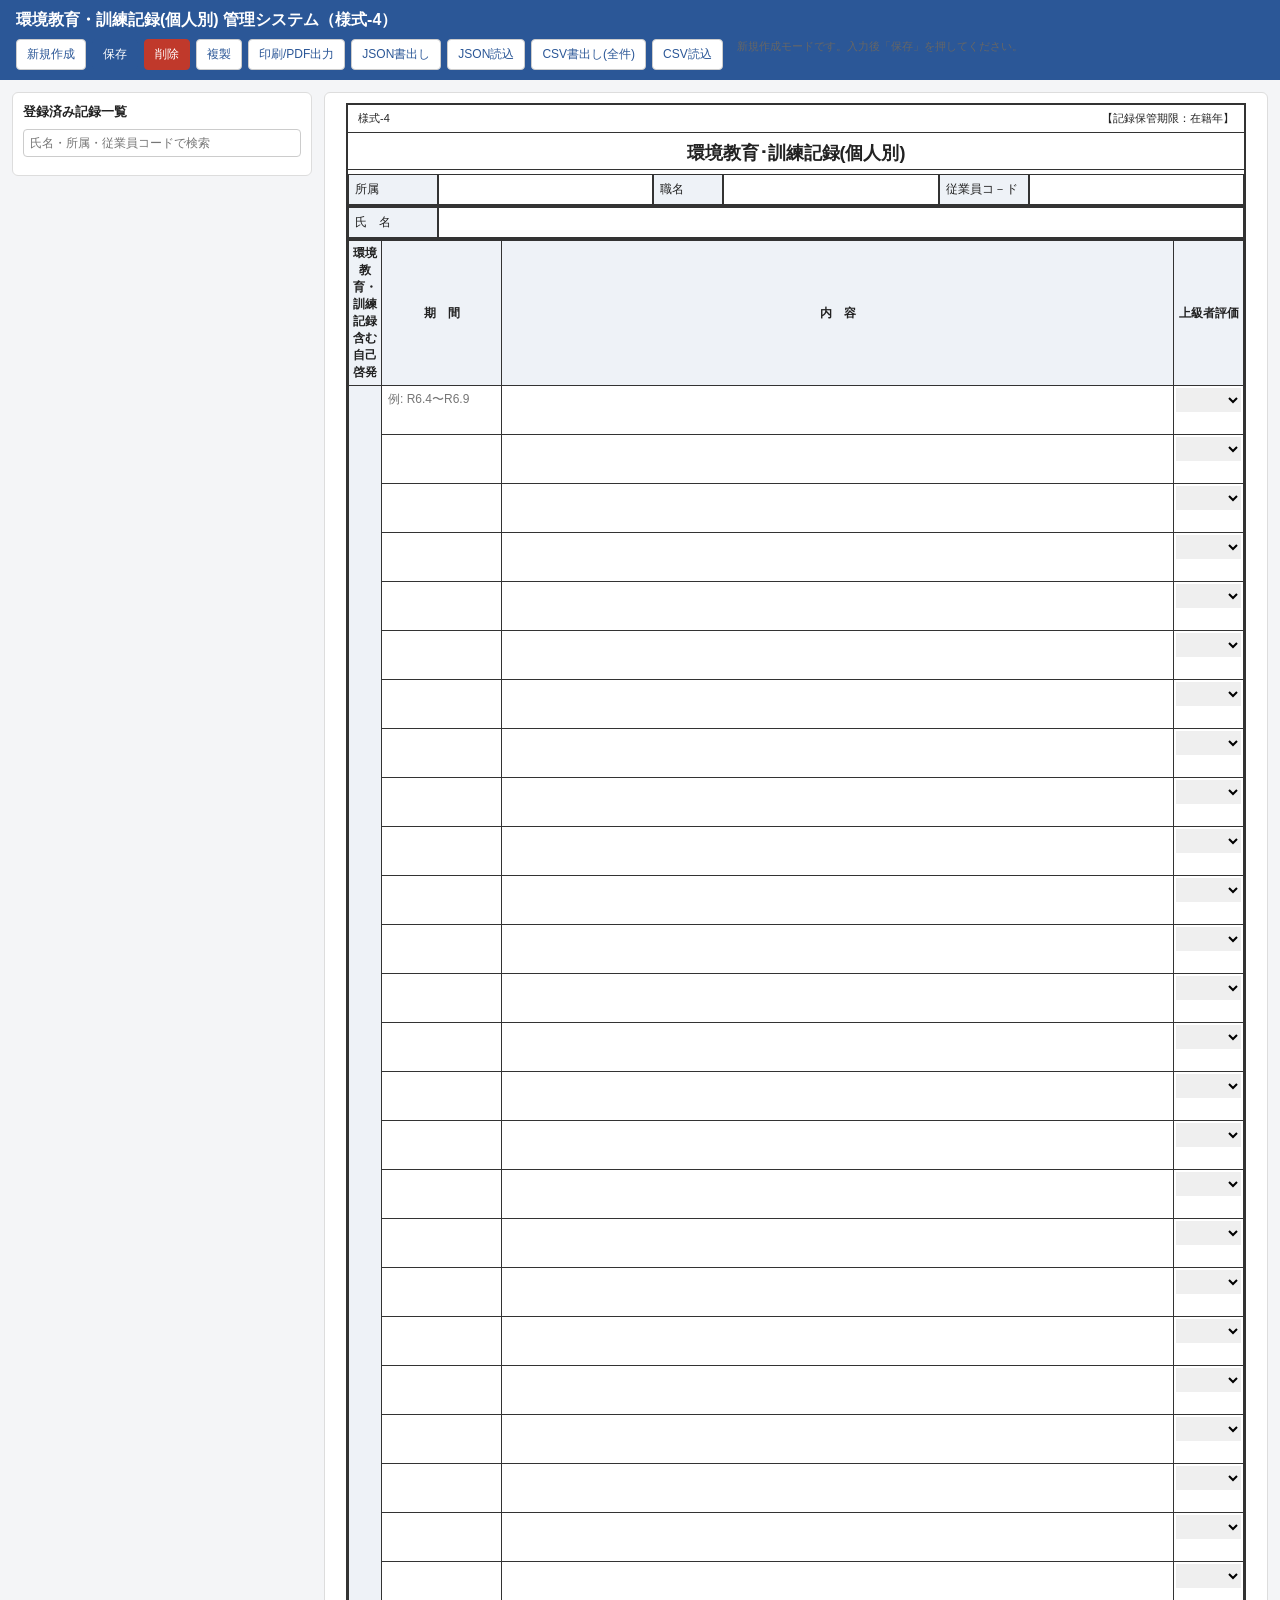
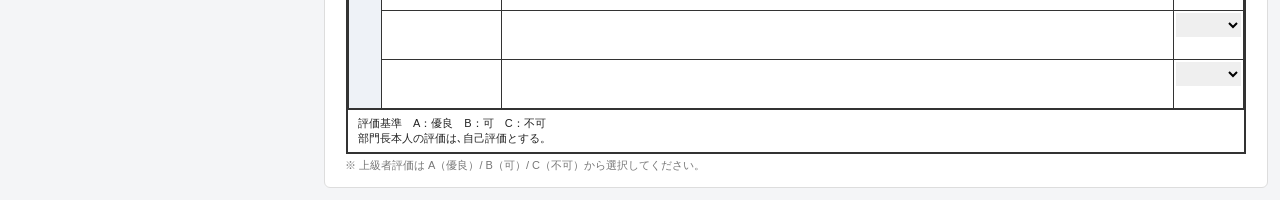
<file: webapp/training_record_app.html>
<!DOCTYPE html>
<html lang="ja">
<head>
<meta charset="UTF-8">
<title>環境教育・訓練記録(個人別) 管理システム</title>
<style>
  :root{
    --border:#333;
    --bg:#f4f5f7;
    --panel:#fff;
    --accent:#2b5797;
    --accent-light:#e8f0fb;
  }
  *{box-sizing:border-box;}
  body{
    font-family:"Meiryo","Yu Gothic","MS PGothic",sans-serif;
    background:var(--bg);
    margin:0;
    color:#222;
  }
  header{
    background:var(--accent);
    color:#fff;
    padding:10px 16px;
    display:flex;
    align-items:center;
    justify-content:space-between;
    flex-wrap:wrap;
    gap:8px;
  }
  header h1{font-size:16px;margin:0;}
  .toolbar{display:flex;gap:6px;flex-wrap:wrap;}
  button, .file-btn{
    background:#fff;
    color:var(--accent);
    border:1px solid #ccc;
    border-radius:4px;
    padding:6px 10px;
    font-size:12px;
    cursor:pointer;
  }
  button:hover, .file-btn:hover{background:var(--accent-light);}
  button.primary{background:var(--accent);color:#fff;border-color:var(--accent);}
  button.danger{background:#c0392b;color:#fff;border-color:#c0392b;}
  .layout{
    display:flex;
    gap:12px;
    padding:12px;
    align-items:flex-start;
  }
  .panel{
    background:var(--panel);
    border:1px solid #ddd;
    border-radius:6px;
    padding:10px;
  }
  #listPanel{
    width:300px;
    flex-shrink:0;
  }
  #listPanel h2{font-size:13px;margin:0 0 8px 0;}
  #search{width:100%;padding:6px;margin-bottom:8px;border:1px solid #ccc;border-radius:4px;font-size:12px;}
  #recordList{list-style:none;margin:0;padding:0;max-height:70vh;overflow-y:auto;}
  #recordList li{
    padding:8px;
    border-bottom:1px solid #eee;
    cursor:pointer;
    font-size:12px;
  }
  #recordList li:hover{background:var(--accent-light);}
  #recordList li.active{background:var(--accent);color:#fff;}
  #recordList li .sub{color:#888;font-size:11px;}
  #recordList li.active .sub{color:#dce8fb;}
  #formPanel{flex:1;min-width:0;}
  .status{font-size:11px;color:#666;margin-left:8px;}

  /* ==== Form sheet (based on 様式-4) ==== */
  #sheet{
    border:2px solid var(--border);
    max-width:900px;
    margin:0 auto;
    background:#fff;
  }
  #sheet .title-row{
    display:flex;
    justify-content:space-between;
    align-items:center;
    padding:6px 10px;
    border-bottom:1px solid var(--border);
  }
  #sheet .title-row .formno{font-size:11px;}
  #sheet .title-row .keep{font-size:11px;}
  #sheet h2.main-title{
    text-align:center;
    font-size:18px;
    margin:4px 0;
    padding:4px;
    border-bottom:1px solid var(--border);
  }
  .header-fields{
    display:grid;
    grid-template-columns: 90px 1fr 70px 1fr 90px 1fr;
    border-bottom:2px solid var(--border);
  }
  .header-fields .lbl{
    background:#eef2f7;
    border:1px solid var(--border);
    padding:6px;
    font-size:12px;
    display:flex;
    align-items:center;
  }
  .header-fields input{
    border:1px solid var(--border);
    padding:6px;
    font-size:13px;
    width:100%;
  }
  .header-fields .name-field{grid-column: span 1;}
  table.entries{
    width:100%;
    border-collapse:collapse;
  }
  table.entries th{
    background:#eef2f7;
    border:1px solid var(--border);
    font-size:12px;
    padding:4px;
  }
  table.entries td{
    border:1px solid var(--border);
    padding:2px;
    vertical-align:top;
  }
  table.entries td input, table.entries td select, table.entries td textarea{
    width:100%;
    border:none;
    font-size:12px;
    padding:4px;
    font-family:inherit;
    resize:none;
  }
  table.entries td textarea{height:40px;}
  table.entries td input:focus, table.entries td select:focus, table.entries td textarea:focus{
    background:#fffbe0;
    outline:1px solid #f0c000;
  }
  .col-period{width:120px;}
  .col-eval{width:70px;text-align:center;}
  .footnote{
    font-size:11px;
    padding:6px 10px;
    border-top:1px solid var(--border);
  }
  @media print{
    header, #listPanel, .toolbar, .status{display:none !important;}
    body{background:#fff;}
    .layout{padding:0;display:block;}
    #sheet{border:2px solid #000;max-width:100%;}
    button{display:none;}
  }
  .hint{font-size:11px;color:#777;padding:4px 10px;}
</style>
</head>
<body>

<header>
  <h1>環境教育・訓練記録(個人別) 管理システム（様式-4）</h1>
  <div class="toolbar">
    <button id="btnNew">新規作成</button>
    <button id="btnSave" class="primary">保存</button>
    <button id="btnDelete" class="danger">削除</button>
    <button id="btnDuplicate">複製</button>
    <button id="btnPrint">印刷/PDF出力</button>
    <button id="btnExportJson">JSON書出し</button>
    <label class="file-btn">JSON読込<input type="file" id="importJson" accept=".json" style="display:none;"></label>
    <button id="btnExportCsv">CSV書出し(全件)</button>
    <label class="file-btn">CSV読込<input type="file" id="importCsv" accept=".csv" style="display:none;"></label>
    <span class="status" id="statusMsg"></span>
  </div>
</header>

<div class="layout">
  <div class="panel" id="listPanel">
    <h2>登録済み記録一覧</h2>
    <input type="text" id="search" placeholder="氏名・所属・従業員コードで検索">
    <ul id="recordList"></ul>
  </div>

  <div class="panel" id="formPanel">
    <div id="sheet">
      <div class="title-row">
        <span class="formno">様式-4</span>
        <span class="keep">【記録保管期限：在籍年】</span>
      </div>
      <h2 class="main-title">環境教育･訓練記録(個人別)</h2>
      <div class="header-fields">
        <div class="lbl">所属</div>
        <input type="text" id="f_department">
        <div class="lbl">職名</div>
        <input type="text" id="f_position">
        <div class="lbl">従業員コ－ド</div>
        <input type="text" id="f_empcode">
      </div>
      <div class="header-fields" style="grid-template-columns:90px 1fr;">
        <div class="lbl">氏　名</div>
        <input type="text" id="f_name">
      </div>

      <table class="entries">
        <thead>
          <tr>
            <th rowspan="2" style="width:26px;">環境教育・訓練記録<br>含む自己啓発</th>
            <th class="col-period">期　間</th>
            <th>内　容</th>
            <th class="col-eval">上級者評価</th>
          </tr>
        </thead>
        <tbody id="entriesBody">
        </tbody>
      </table>
      <div class="footnote">
        評価基準　A：優良　B：可　C：不可<br>
        部門長本人の評価は､自己評価とする。
      </div>
    </div>
    <div class="hint">※ 上級者評価は A（優良）/ B（可）/ C（不可）から選択してください。</div>
  </div>
</div>

<script>
const ROW_COUNT = 27; // 原本のフォーム行数(9〜35行目)相当
const DB_KEY = 'training_records_db_v1';

let db = loadDb();
let currentId = null;

function loadDb(){
  try{
    const raw = localStorage.getItem(DB_KEY);
    return raw ? JSON.parse(raw) : { records: [] };
  }catch(e){
    console.error(e);
    return { records: [] };
  }
}
function saveDb(){
  localStorage.setItem(DB_KEY, JSON.stringify(db));
}
function uid(){
  return 'r_' + Date.now().toString(36) + '_' + Math.random().toString(36).slice(2,8);
}
function emptyRecord(){
  return {
    id: uid(),
    department: '',
    position: '',
    empcode: '',
    name: '',
    entries: Array.from({length: ROW_COUNT}, () => ({period:'', content:'', evaluation:''})),
    updatedAt: new Date().toISOString()
  };
}

function buildEntryRows(){
  const tbody = document.getElementById('entriesBody');
  tbody.innerHTML = '';
  for(let i=0;i<ROW_COUNT;i++){
    const tr = document.createElement('tr');
    if(i===0){
      // first row includes the vertical merged label cell visually via rowspan
      tr.innerHTML = `
        <td rowspan="${ROW_COUNT}" style="writing-mode:vertical-rl;text-align:center;font-size:11px;background:#eef2f7;"></td>
        <td class="col-period"><input type="text" data-idx="${i}" data-field="period" placeholder="例: R6.4〜R6.9"></td>
        <td><textarea data-idx="${i}" data-field="content"></textarea></td>
        <td class="col-eval">
          <select data-idx="${i}" data-field="evaluation">
            <option value=""></option>
            <option value="A">A</option>
            <option value="B">B</option>
            <option value="C">C</option>
          </select>
        </td>`;
    } else {
      tr.innerHTML = `
        <td class="col-period"><input type="text" data-idx="${i}" data-field="period"></td>
        <td><textarea data-idx="${i}" data-field="content"></textarea></td>
        <td class="col-eval">
          <select data-idx="${i}" data-field="evaluation">
            <option value=""></option>
            <option value="A">A</option>
            <option value="B">B</option>
            <option value="C">C</option>
          </select>
        </td>`;
    }
    tbody.appendChild(tr);
  }
}

function renderList(filter){
  const ul = document.getElementById('recordList');
  ul.innerHTML = '';
  const f = (filter||'').trim().toLowerCase();
  const records = db.records
    .filter(r => !f || [r.name, r.department, r.empcode].some(v => (v||'').toLowerCase().includes(f)))
    .sort((a,b) => (a.name||'').localeCompare(b.name||'', 'ja'));

  records.forEach(r => {
    const li = document.createElement('li');
    li.className = (r.id === currentId) ? 'active' : '';
    li.innerHTML = `<div>${escapeHtml(r.name || '(氏名未入力)')}</div>
      <div class="sub">${escapeHtml(r.department||'')} / ${escapeHtml(r.empcode||'')}</div>`;
    li.addEventListener('click', () => loadRecord(r.id));
    ul.appendChild(li);
  });
}

function escapeHtml(s){
  return String(s).replace(/[&<>"']/g, c => ({'&':'&amp;','<':'&lt;','>':'&gt;','"':'&quot;',"'":'&#39;'}[c]));
}

function loadRecord(id){
  const r = db.records.find(x => x.id === id);
  if(!r) return;
  currentId = id;
  document.getElementById('f_department').value = r.department || '';
  document.getElementById('f_position').value = r.position || '';
  document.getElementById('f_empcode').value = r.empcode || '';
  document.getElementById('f_name').value = r.name || '';
  const inputs = document.querySelectorAll('#entriesBody [data-idx]');
  inputs.forEach(el => {
    const idx = Number(el.dataset.idx);
    const field = el.dataset.field;
    el.value = (r.entries[idx] && r.entries[idx][field]) || '';
  });
  renderList(document.getElementById('search').value);
  setStatus('読み込みました: ' + (r.name || ''));
}

function collectForm(){
  const rec = {
    id: currentId || uid(),
    department: document.getElementById('f_department').value,
    position: document.getElementById('f_position').value,
    empcode: document.getElementById('f_empcode').value,
    name: document.getElementById('f_name').value,
    entries: Array.from({length: ROW_COUNT}, () => ({period:'', content:'', evaluation:''})),
    updatedAt: new Date().toISOString()
  };
  document.querySelectorAll('#entriesBody [data-idx]').forEach(el => {
    const idx = Number(el.dataset.idx);
    const field = el.dataset.field;
    rec.entries[idx][field] = el.value;
  });
  return rec;
}

function setStatus(msg){
  const el = document.getElementById('statusMsg');
  el.textContent = msg;
  setTimeout(() => { if(el.textContent === msg) el.textContent = ''; }, 4000);
}

function newRecord(){
  const rec = emptyRecord();
  currentId = rec.id;
  document.getElementById('f_department').value = '';
  document.getElementById('f_position').value = '';
  document.getElementById('f_empcode').value = '';
  document.getElementById('f_name').value = '';
  document.querySelectorAll('#entriesBody [data-idx]').forEach(el => el.value = '');
  renderList(document.getElementById('search').value);
  setStatus('新規作成モードです。入力後「保存」を押してください。');
}

document.getElementById('btnNew').addEventListener('click', newRecord);

document.getElementById('btnSave').addEventListener('click', () => {
  const rec = collectForm();
  if(!rec.name.trim() && !rec.department.trim() && !rec.empcode.trim()){
    if(!confirm('氏名・所属・従業員コードが未入力です。このまま保存しますか？')) return;
  }
  const idx = db.records.findIndex(r => r.id === rec.id);
  if(idx >= 0){ db.records[idx] = rec; } else { db.records.push(rec); }
  currentId = rec.id;
  saveDb();
  renderList(document.getElementById('search').value);
  setStatus('保存しました。');
});

document.getElementById('btnDelete').addEventListener('click', () => {
  if(!currentId){ setStatus('削除対象が選択されていません。'); return; }
  if(!confirm('この記録を削除しますか？')) return;
  db.records = db.records.filter(r => r.id !== currentId);
  currentId = null;
  saveDb();
  newRecord();
  renderList(document.getElementById('search').value);
  setStatus('削除しました。');
});

document.getElementById('btnDuplicate').addEventListener('click', () => {
  const rec = collectForm();
  rec.id = uid();
  rec.name = rec.name + '（コピー）';
  db.records.push(rec);
  currentId = rec.id;
  saveDb();
  loadRecord(rec.id);
  setStatus('複製しました。');
});

document.getElementById('btnPrint').addEventListener('click', () => window.print());

document.getElementById('search').addEventListener('input', (e) => renderList(e.target.value));

// ---- JSON export / import ----
document.getElementById('btnExportJson').addEventListener('click', () => {
  const blob = new Blob([JSON.stringify(db, null, 2)], {type:'application/json'});
  downloadBlob(blob, 'training_records_backup.json');
  setStatus('JSONを書き出しました。');
});

document.getElementById('importJson').addEventListener('change', (e) => {
  const file = e.target.files[0];
  if(!file) return;
  const reader = new FileReader();
  reader.onload = (ev) => {
    try{
      const data = JSON.parse(ev.target.result);
      if(!data.records || !Array.isArray(data.records)) throw new Error('形式が不正です');
      if(!confirm(`${data.records.length}件の記録を読み込みます。既存データは保持されマージされます。よろしいですか？`)) return;
      const existingIds = new Set(db.records.map(r => r.id));
      data.records.forEach(r => {
        if(existingIds.has(r.id)){
          const i = db.records.findIndex(x => x.id === r.id);
          db.records[i] = r;
        } else {
          db.records.push(r);
        }
      });
      saveDb();
      renderList('');
      setStatus('JSONを取り込みました。');
    }catch(err){
      alert('読み込みエラー: ' + err.message);
    }
  };
  reader.readAsText(file, 'utf-8');
  e.target.value = '';
});

// ---- CSV export / import (flat: one row per training entry) ----
function csvEscape(v){
  if(v == null) v = '';
  v = String(v);
  if(/[",\n]/.test(v)) v = '"' + v.replace(/"/g,'""') + '"';
  return v;
}

document.getElementById('btnExportCsv').addEventListener('click', () => {
  const header = ['氏名','所属','職名','従業員コード','期間','内容','上級者評価'];
  const lines = [header.map(csvEscape).join(',')];
  db.records.forEach(r => {
    r.entries.forEach(e => {
      if(!e.period && !e.content && !e.evaluation) return;
      lines.push([r.name, r.department, r.position, r.empcode, e.period, e.content, e.evaluation].map(csvEscape).join(','));
    });
    if(r.entries.every(e => !e.period && !e.content && !e.evaluation)){
      lines.push([r.name, r.department, r.position, r.empcode, '', '', ''].map(csvEscape).join(','));
    }
  });
  const blob = new Blob(['﻿' + lines.join('\r\n')], {type:'text/csv'});
  downloadBlob(blob, 'training_records.csv');
  setStatus('CSVを書き出しました。');
});

function parseCsv(text){
  const rows = [];
  let row = [], field = '', inQuotes = false;
  for(let i=0;i<text.length;i++){
    const c = text[i];
    if(inQuotes){
      if(c === '"'){
        if(text[i+1] === '"'){ field += '"'; i++; } else { inQuotes = false; }
      } else field += c;
    } else {
      if(c === '"') inQuotes = true;
      else if(c === ','){ row.push(field); field=''; }
      else if(c === '\n'){ row.push(field); rows.push(row); row=[]; field=''; }
      else if(c === '\r'){ /* skip */ }
      else field += c;
    }
  }
  if(field.length || row.length){ row.push(field); rows.push(row); }
  return rows.filter(r => r.length > 1 || r[0] !== '');
}

document.getElementById('importCsv').addEventListener('change', (e) => {
  const file = e.target.files[0];
  if(!file) return;
  const reader = new FileReader();
  reader.onload = (ev) => {
    try{
      const rows = parseCsv(ev.target.result);
      if(rows.length < 1) throw new Error('データがありません');
      const header = rows[0];
      const dataRows = rows.slice(1);
      const grouped = {};
      dataRows.forEach(cols => {
        const [name, department, position, empcode, period, content, evaluation] = cols;
        const key = [name, department, empcode].join('|');
        if(!grouped[key]){
          grouped[key] = emptyRecord();
          grouped[key].name = name || '';
          grouped[key].department = department || '';
          grouped[key].position = position || '';
          grouped[key].empcode = empcode || '';
          grouped[key]._cursor = 0;
        }
        if(period || content || evaluation){
          const g = grouped[key];
          if(g._cursor < ROW_COUNT){
            g.entries[g._cursor] = {period: period||'', content: content||'', evaluation: evaluation||''};
            g._cursor++;
          }
        }
      });
      const newRecs = Object.values(grouped).map(r => { delete r._cursor; return r; });
      if(!confirm(`${newRecs.length}件の記録をCSVから取り込みます。よろしいですか？`)) return;
      newRecs.forEach(r => db.records.push(r));
      saveDb();
      renderList('');
      setStatus('CSVを取り込みました。');
    }catch(err){
      alert('読み込みエラー: ' + err.message);
    }
  };
  reader.readAsText(file, 'utf-8');
  e.target.value = '';
});

function downloadBlob(blob, filename){
  const url = URL.createObjectURL(blob);
  const a = document.createElement('a');
  a.href = url;
  a.download = filename;
  document.body.appendChild(a);
  a.click();
  document.body.removeChild(a);
  URL.revokeObjectURL(url);
}

// init
buildEntryRows();
newRecord();
renderList('');
</script>

</body>
</html>
</file>
<file: palm/styles.css>
/* ---------------------------------------------------------------
   Graphite Handheld — a Palm OS–style PDA with Graffiti input
   --------------------------------------------------------------- */

:root {
  /* page ground (light) */
  --page:        #e9e7e1;
  --page-2:      #d8d6cf;
  --page-ink:    #2c2e2b;
  --page-mute:   #6b6f69;
  --page-rule:   #c3c1b8;

  /* the device is graphite in either theme */
  --case-hi:     #5a5f66;
  --case:        #3a3e44;
  --case-lo:     #24272c;
  --case-edge:   #15171a;
  --silk-print:  #9aa2ac;
  --silk-face:   #2b2e33;
  --led:         #ff6a45;

  /* LCD (overridden per skin on .glass) */
  --lcd:         #b7c3a3;
  --lcd-dim:     #a8b596;
  --ink:         #1d2417;
  --ink-soft:    #4e5744;
  --glow:        none;

  --u:           2;      /* virtual screen pixel scale */
}

@media (prefers-color-scheme: dark) {
  :root:not([data-theme="light"]) {
    --page:      #121316;
    --page-2:    #0a0b0d;
    --page-ink:  #d8d9d4;
    --page-mute: #8b8f8a;
    --page-rule: #2a2c30;
  }
}
:root[data-theme="dark"] {
  --page:      #121316;
  --page-2:    #0a0b0d;
  --page-ink:  #d8d9d4;
  --page-mute: #8b8f8a;
  --page-rule: #2a2c30;
}

* { box-sizing: border-box; }

html, body { height: 100%; }

body {
  margin: 0;
  background: radial-gradient(120% 90% at 50% 0%, var(--page) 0%, var(--page-2) 100%);
  color: var(--page-ink);
  font: 400 14px/1.5 "Helvetica Neue", Helvetica, Arial, sans-serif;
  -webkit-font-smoothing: antialiased;
  -webkit-tap-highlight-color: transparent;
}

#stage {
  min-height: 100%;
  padding: 20px 16px 28px;
  display: flex;
  flex-direction: column;
  align-items: center;
  gap: 18px;
}

#fit { transform-origin: 0 0; }

/* ======================= the case ======================= */

#device {
  width: 372px;
  padding: 12px 14px 14px;
  border-radius: 20px;
  background:
    linear-gradient(160deg, var(--case-hi) 0%, var(--case) 26%, var(--case-lo) 100%);
  box-shadow:
    inset 0 1px 0 rgba(255,255,255,.22),
    inset 0 -2px 4px rgba(0,0,0,.5),
    0 1px 0 var(--case-edge),
    0 26px 46px -18px rgba(0,0,0,.65),
    0 6px 14px -8px rgba(0,0,0,.5);
  user-select: none;
}

.deck {
  display: flex;
  align-items: center;
  gap: 9px;
  padding: 2px 4px 9px;
}
.brand {
  font-family: "Silkscreen", ui-monospace, monospace;
  font-size: 11px;
  letter-spacing: .06em;
  color: var(--silk-print);
  text-shadow: 0 1px 0 rgba(0,0,0,.6);
}
.deckline { flex: 1; height: 1px; background: linear-gradient(90deg, rgba(255,255,255,.14), rgba(255,255,255,0)); }
.model {
  font-family: "Silkscreen", ui-monospace, monospace;
  font-size: 8px;
  letter-spacing: .08em;
  color: #6e747d;
}
.power {
  width: 26px; height: 14px;
  padding: 0;
  border: 0;
  border-radius: 7px;
  background: linear-gradient(180deg, #4b5057, #2a2d32);
  box-shadow: inset 0 1px 0 rgba(255,255,255,.18), 0 1px 2px rgba(0,0,0,.6);
  display: grid; place-items: center;
  cursor: pointer;
}
.power:active { background: linear-gradient(180deg, #34383e, #23262a); }
.led {
  width: 5px; height: 5px; border-radius: 50%;
  background: #4a2a22;
}
.led.on { background: var(--led); box-shadow: 0 0 6px 1px rgba(255,106,69,.75); }

/* ======================= screen well ======================= */

.well {
  padding: 9px;
  border-radius: 12px;
  background: linear-gradient(180deg, #1b1d21, #26292e);
  box-shadow: inset 0 2px 5px rgba(0,0,0,.75), 0 1px 0 rgba(255,255,255,.08);
}

.glass {
  border-radius: 4px;
  overflow: hidden;
  background: var(--lcd);
  box-shadow: inset 0 0 0 1px rgba(0,0,0,.55);
}
.glass[data-skin="classic"] { --lcd:#b7c3a3; --lcd-dim:#a9b695; --ink:#1d2417; --ink-soft:#586048; --glow:none; }
.glass[data-skin="backlit"] { --lcd:#122b1c; --lcd-dim:#0d2416; --ink:#74e59a; --ink-soft:#3f8d5c; --glow:0 0 4px rgba(116,229,154,.45); }
.glass[data-skin="gray"]    { --lcd:#cfd0ca; --lcd-dim:#bebfb8; --ink:#17181c; --ink-soft:#5a5c62; --glow:none; }

.screen {
  position: relative;
  width: calc(160px * var(--u));
  height: calc(160px * var(--u));
  background: var(--lcd);
  overflow: hidden;
}
.screen::after {   /* faint LCD pixel grid */
  content: "";
  position: absolute; inset: 0;
  pointer-events: none;
  background-image:
    repeating-linear-gradient(0deg, rgba(0,0,0,.05) 0 1px, transparent 1px calc(1px * var(--u))),
    repeating-linear-gradient(90deg, rgba(0,0,0,.05) 0 1px, transparent 1px calc(1px * var(--u)));
  mix-blend-mode: multiply;
  opacity: .5;
}
.scale { width: 160px; height: 160px; transform: scale(var(--u)); transform-origin: 0 0; }
.screenoff { position: absolute; inset: 0; background: #2a2d26; }

/* ======================= silkscreen ======================= */

.silk {
  height: 118px;
  display: flex;
  align-items: center;
  gap: 0;
  padding: 0 2px;
  background: linear-gradient(180deg, var(--silk-face), #212429);
  border-top: 1px solid rgba(0,0,0,.6);
}
.skbtn {
  width: 30px; height: 100%;
  border: 0; padding: 0; background: none;
  display: grid; place-items: center;
  cursor: pointer;
}
.skbtn svg { width: 15px; height: 15px; fill: var(--silk-print); stroke: var(--silk-print); }
.skbtn svg [fill="none"] { fill: none; }
.skbtn:active svg { fill: #e6ebf2; stroke: #e6ebf2; }
.skbtn:focus-visible { outline: 2px solid var(--led); outline-offset: -3px; border-radius: 4px; }

.pad {
  position: relative;
  flex: 1;
  height: 96px;
  border-radius: 3px;
  background: linear-gradient(180deg, #34383e, #2a2d32);
  box-shadow: inset 0 0 0 1px rgba(255,255,255,.07), inset 0 2px 5px rgba(0,0,0,.45);
  touch-action: none;
  cursor: crosshair;
  overflow: hidden;
}
#ink { position: absolute; inset: 0; width: 100%; height: 100%; transition: opacity .18s linear; }
.pad-div {
  position: absolute; top: 6px; bottom: 6px;
  left: var(--divide, 62%);
  width: 1px;
  background: rgba(154,162,172,.5);
  transform: rotate(6deg);
}
.pad-ghost {
  position: absolute; top: 50%; transform: translateY(-50%);
  font-family: "Silkscreen", ui-monospace, monospace;
  font-size: 19px;
  letter-spacing: .1em;
  color: rgba(154,162,172,.11);
  pointer-events: none;
}
.pad-ghost-abc { left: 0; width: var(--divide, 62%); text-align: center; }
.pad-ghost-num { left: var(--divide, 62%); right: 0; text-align: center; }
.pad-tag {
  position: absolute; bottom: 3px;
  border: 0; background: none; padding: 1px 4px;
  font-family: "Silkscreen", ui-monospace, monospace;
  font-size: 7px;
  color: var(--silk-print);
  cursor: pointer;
}
.pad-tag::before {
  content: ""; display: block; width: 3px; height: 3px; border-radius: 50%;
  background: var(--silk-print); margin: 0 auto 2px;
}
.pad-tag-abc { left: 3px; }
.pad-tag-num { right: 3px; }
.pad-tag:active { color: #e6ebf2; }
.pad-shift {
  position: absolute; top: 4px; right: 5px;
  font-family: "Silkscreen", ui-monospace, monospace;
  font-size: 9px;
  color: #e6ebf2;
  pointer-events: none;
}

/* ======================= hardware keys ======================= */

.keys {
  display: flex;
  align-items: center;
  justify-content: center;
  gap: 8px;
  padding: 13px 6px 4px;
}
.hwkey {
  width: 54px; height: 26px;
  border: 0;
  border-radius: 13px;
  background: linear-gradient(180deg, #52575e 0%, #383c42 55%, #2c2f34 100%);
  box-shadow: inset 0 1px 0 rgba(255,255,255,.22), 0 2px 3px rgba(0,0,0,.55);
  display: grid; place-items: center;
  cursor: pointer;
}
.hwkey:active, .rocker button:active { transform: translateY(1px); box-shadow: inset 0 1px 3px rgba(0,0,0,.6); }
.hwkey svg { width: 17px; height: 15px; fill: var(--silk-print); stroke: var(--silk-print); }
.hwkey svg [fill="none"] { fill: none; }
.hwkey:focus-visible, .rocker button:focus-visible, .pad-tag:focus-visible, .power:focus-visible {
  outline: 2px solid var(--led); outline-offset: 2px;
}

.rocker {
  display: flex; flex-direction: column; gap: 2px;
  padding: 3px;
  border-radius: 16px;
  background: linear-gradient(180deg, #212429, #2c2f34);
  box-shadow: inset 0 1px 3px rgba(0,0,0,.6);
}
.rocker button {
  width: 44px; height: 17px;
  border: 0; padding: 0;
  border-radius: 10px;
  background: linear-gradient(180deg, #4d5259, #33373c);
  box-shadow: inset 0 1px 0 rgba(255,255,255,.18);
  display: grid; place-items: center;
  cursor: pointer;
}
.rocker svg { width: 11px; height: 7px; fill: var(--silk-print); }

.chin { display: flex; justify-content: center; padding-top: 2px; }
.chin span { width: 62px; height: 3px; border-radius: 2px; background: rgba(0,0,0,.35); box-shadow: 0 1px 0 rgba(255,255,255,.07); }

/* ======================= legend under the device ======================= */

.legend { max-width: 460px; text-align: center; }
.legend-lead { margin: 0 0 12px; font-size: 13.5px; line-height: 1.55; color: var(--page-ink); text-wrap: balance; }
.legend-strokes {
  list-style: none; margin: 0 0 12px; padding: 0;
  display: flex; flex-wrap: wrap; justify-content: center; gap: 8px 10px;
}
.legend-strokes li {
  display: flex; align-items: center; gap: 5px;
  padding: 4px 9px 4px 5px;
  border: 1px solid var(--page-rule);
  border-radius: 999px;
  font-size: 11.5px;
  color: var(--page-mute);
  white-space: nowrap;
}
.legend-strokes svg { width: 15px; height: 15px; flex: none; }
.legend-strokes path { fill: none; stroke: var(--page-mute); stroke-width: 1.6; stroke-linecap: round; }
.legend-strokes circle { fill: var(--page-mute); }
.legend-note { margin: 0; font-size: 12px; color: var(--page-mute); }
.legend-note strong { color: var(--page-ink); font-weight: 600; }

/* =========================================================
   Virtual screen — everything below is in 160×160 Palm units
   ========================================================= */

.vscreen {
  position: relative;
  width: 160px; height: 160px;
  background: var(--lcd);
  color: var(--ink);
  font: 10px/1.25 "Helvetica Neue", Helvetica, Arial, sans-serif;
  overflow: hidden;
  text-shadow: var(--glow);
}
.vscreen * { box-sizing: border-box; }

.app { position: absolute; inset: 0; display: flex; flex-direction: column; }

.tbar {
  flex: none;
  height: 13px;
  background: var(--ink);
  color: var(--lcd);
  display: flex; align-items: center; gap: 4px;
  padding: 0 3px;
  font-weight: 700;
  font-size: 9px;
  text-shadow: none;
}
.tbar .grow { flex: 1; }
.tbar .tinfo { font-weight: 400; font-size: 8px; opacity: .85; }

.pane { flex: 1; position: relative; overflow: hidden; padding: 2px 3px; }
.pane.flush { padding: 0; }

.bbar {
  flex: none;
  display: flex; align-items: center; gap: 3px;
  padding: 2px 3px 3px;
}
.bbar .grow { flex: 1; }

.btn {
  font: inherit; font-size: 9px;
  color: var(--ink);
  background: var(--lcd);
  border: 1px solid var(--ink);
  border-radius: 5px;
  padding: 1px 5px 2px;
  cursor: pointer;
  text-shadow: var(--glow);
}
.btn:active, .btn[aria-pressed="true"] { background: var(--ink); color: var(--lcd); text-shadow: none; }
.btn.plain { border: 0; padding: 1px 2px; }
.btn.plain:active { background: none; color: var(--ink); text-decoration: underline; }
.btn[disabled] { opacity: .35; cursor: default; }

.rowlist { position: absolute; inset: 0; padding: 1px 3px; overflow: hidden; }
.row {
  display: flex; align-items: center; gap: 4px;
  height: 14px;
  border-bottom: 1px dotted var(--ink-soft);
  cursor: pointer;
}
.row .grow { flex: 1; overflow: hidden; text-overflow: ellipsis; white-space: nowrap; }
.row.sel { background: var(--ink); color: var(--lcd); text-shadow: none; }
.row .tag { font-size: 8px; color: var(--ink-soft); }
.row.sel .tag { color: var(--lcd); }

.empty { padding: 20px 8px; text-align: center; color: var(--ink-soft); font-size: 9px; }

/* text fields */
.fld {
  font: inherit;
  color: var(--ink);
  background: transparent;
  border: 0;
  border-bottom: 1px dotted var(--ink-soft);
  border-radius: 0;
  padding: 0 1px 1px;
  width: 100%;
  outline: none;
  text-shadow: var(--glow);
}
.fld:focus { border-bottom: 1px solid var(--ink); }
.fld.bare { border-bottom: 0; }
textarea.fld { resize: none; line-height: 1.3; }
.fldrow { display: flex; align-items: baseline; gap: 3px; margin-bottom: 2px; }
.fldrow label { flex: none; width: 34px; font-size: 8px; color: var(--ink-soft); text-align: right; }
.fldrow .grow { flex: 1; min-width: 0; }
.fld:focus { background: var(--lcd-dim); }
.vscreen input, .vscreen textarea { user-select: text; -webkit-user-select: text; }

/* scroll arrows */
.arrows { position: absolute; right: 1px; bottom: 1px; display: flex; flex-direction: column; gap: 1px; }
.arrows.inline { position: static; flex-direction: row; flex: none; }
.arrows button {
  width: 9px; height: 8px; padding: 0;
  border: 1px solid var(--ink); border-radius: 2px;
  background: var(--lcd); color: var(--ink);
  display: grid; place-items: center; cursor: pointer;
}
.arrows svg { width: 5px; height: 4px; fill: var(--ink); }
.arrows button[disabled] { opacity: .25; }

/* dialogs */
.scrim { position: absolute; inset: 0; background: rgba(0,0,0,.18); }
.dlg {
  position: absolute; left: 2px; right: 2px; bottom: 2px;
  border: 1px solid var(--ink);
  background: var(--lcd);
  box-shadow: 2px 2px 0 var(--ink);
}
.dlg h2 {
  margin: 0; padding: 1px 3px 2px;
  background: var(--ink); color: var(--lcd);
  font-size: 9px; font-weight: 700;
  text-shadow: none;
}
.dlg .dbody { padding: 3px; }

/* drop-down menu */
.menu {
  position: absolute; top: 13px; left: 2px;
  min-width: 66px;
  border: 1px solid var(--ink);
  background: var(--lcd);
  box-shadow: 2px 2px 0 var(--ink);
}
.menu button {
  display: block; width: 100%;
  font: inherit; font-size: 9px; text-align: left;
  padding: 2px 6px;
  border: 0; background: none; color: var(--ink);
  cursor: pointer;
}
.menu button:hover, .menu button:active { background: var(--ink); color: var(--lcd); }
.menu hr { border: 0; border-top: 1px solid var(--ink-soft); margin: 1px 0; }

/* launcher */
.grid {
  position: absolute; inset: 0;
  padding: 4px 2px;
  display: grid;
  grid-template-columns: repeat(3, 1fr);
  gap: 3px 0;
  align-content: start;
}
.tile {
  border: 0; background: none; padding: 2px 0 0;
  display: flex; flex-direction: column; align-items: center; gap: 1px;
  color: var(--ink); cursor: pointer;
  font: inherit; font-size: 8px;
  text-shadow: var(--glow);
}
.tile svg { width: 22px; height: 22px; fill: none; stroke: var(--ink); stroke-width: 1.4; }
.tile svg .solid { fill: var(--ink); stroke: none; }
.tile:active svg { stroke: var(--ink-soft); }
.tile:active { color: var(--ink-soft); }

/* keyboard */
.kb { display: flex; flex-direction: column; gap: 2px; }
.kbrow { display: flex; gap: 2px; justify-content: center; }
.key {
  font: inherit; font-size: 9px;
  min-width: 13px; height: 13px;
  padding: 0 2px;
  border: 1px solid var(--ink); border-radius: 3px;
  background: var(--lcd); color: var(--ink);
  cursor: pointer;
  text-shadow: var(--glow);
}
.key:active { background: var(--ink); color: var(--lcd); text-shadow: none; }
.key.wide { flex: 1; }
.tabs { display: flex; gap: 2px; }
.tabs .btn { font-size: 8px; padding: 0 4px 1px; }

/* calculator */
.calcout {
  height: 18px;
  border: 1px solid var(--ink);
  margin: 1px 1px 2px;
  padding: 0 3px;
  display: flex; align-items: center; justify-content: flex-end;
  font-size: 15px;
  font-variant-numeric: tabular-nums;
  overflow: hidden;
}
.calcgrid { display: grid; grid-template-columns: repeat(4, 1fr); gap: 2px; padding: 0 1px; }
.calcgrid .btn { padding: 2px 0 3px; font-size: 10px; text-align: center; }
.calcgrid .btn.op { font-weight: 700; }

/* graffiti chart */
.chart { display: grid; grid-template-columns: repeat(7, 1fr); gap: 1px; }
.glyph { display: flex; flex-direction: column; align-items: center; }
.glyph svg { width: 17px; height: 17px; }
.glyph svg path { fill: none; stroke: var(--ink); stroke-width: 1.1; stroke-linecap: round; stroke-linejoin: round; }
.glyph svg circle { fill: var(--ink); }
.glyph span { font-size: 7px; line-height: 1; }
.chart.wide { grid-template-columns: repeat(3, 1fr); }
.chart.wide .glyph { flex-direction: row; gap: 2px; align-items: center; }
.chart.wide .glyph span { font-size: 8px; }

/* hotsync */
.sync { padding: 6px 4px; }
.bar { height: 7px; border: 1px solid var(--ink); margin: 5px 0 4px; }
.bar i { display: block; height: 100%; background: var(--ink); width: 0; transition: width .25s linear; }
.synclog { font-size: 8px; color: var(--ink-soft); height: 40px; overflow: hidden; }

/* prefs */
.prefrow { display: flex; align-items: center; gap: 3px; margin-bottom: 3px; }
.prefrow .lbl { flex: 1; font-size: 9px; }

@media (prefers-reduced-motion: reduce) {
  * { animation-duration: .001ms !important; transition-duration: .001ms !important; }
}
</file>
